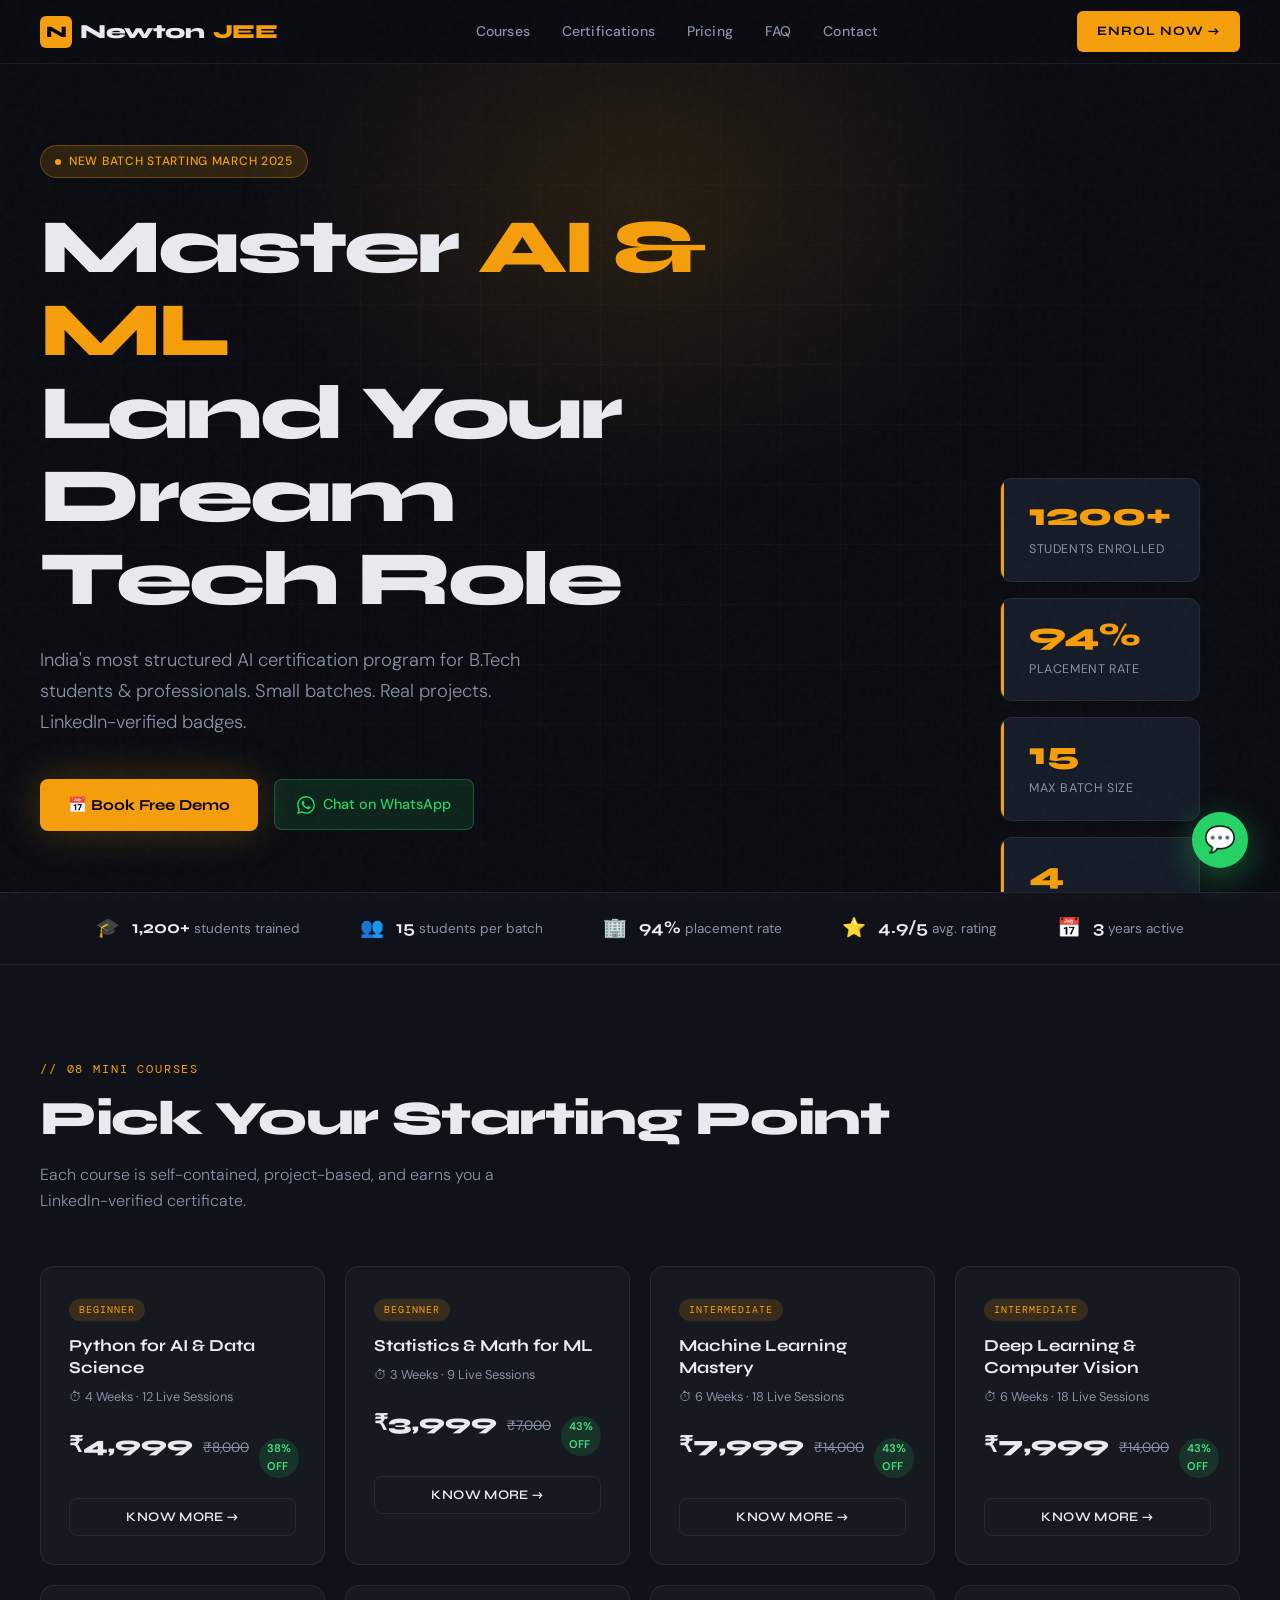
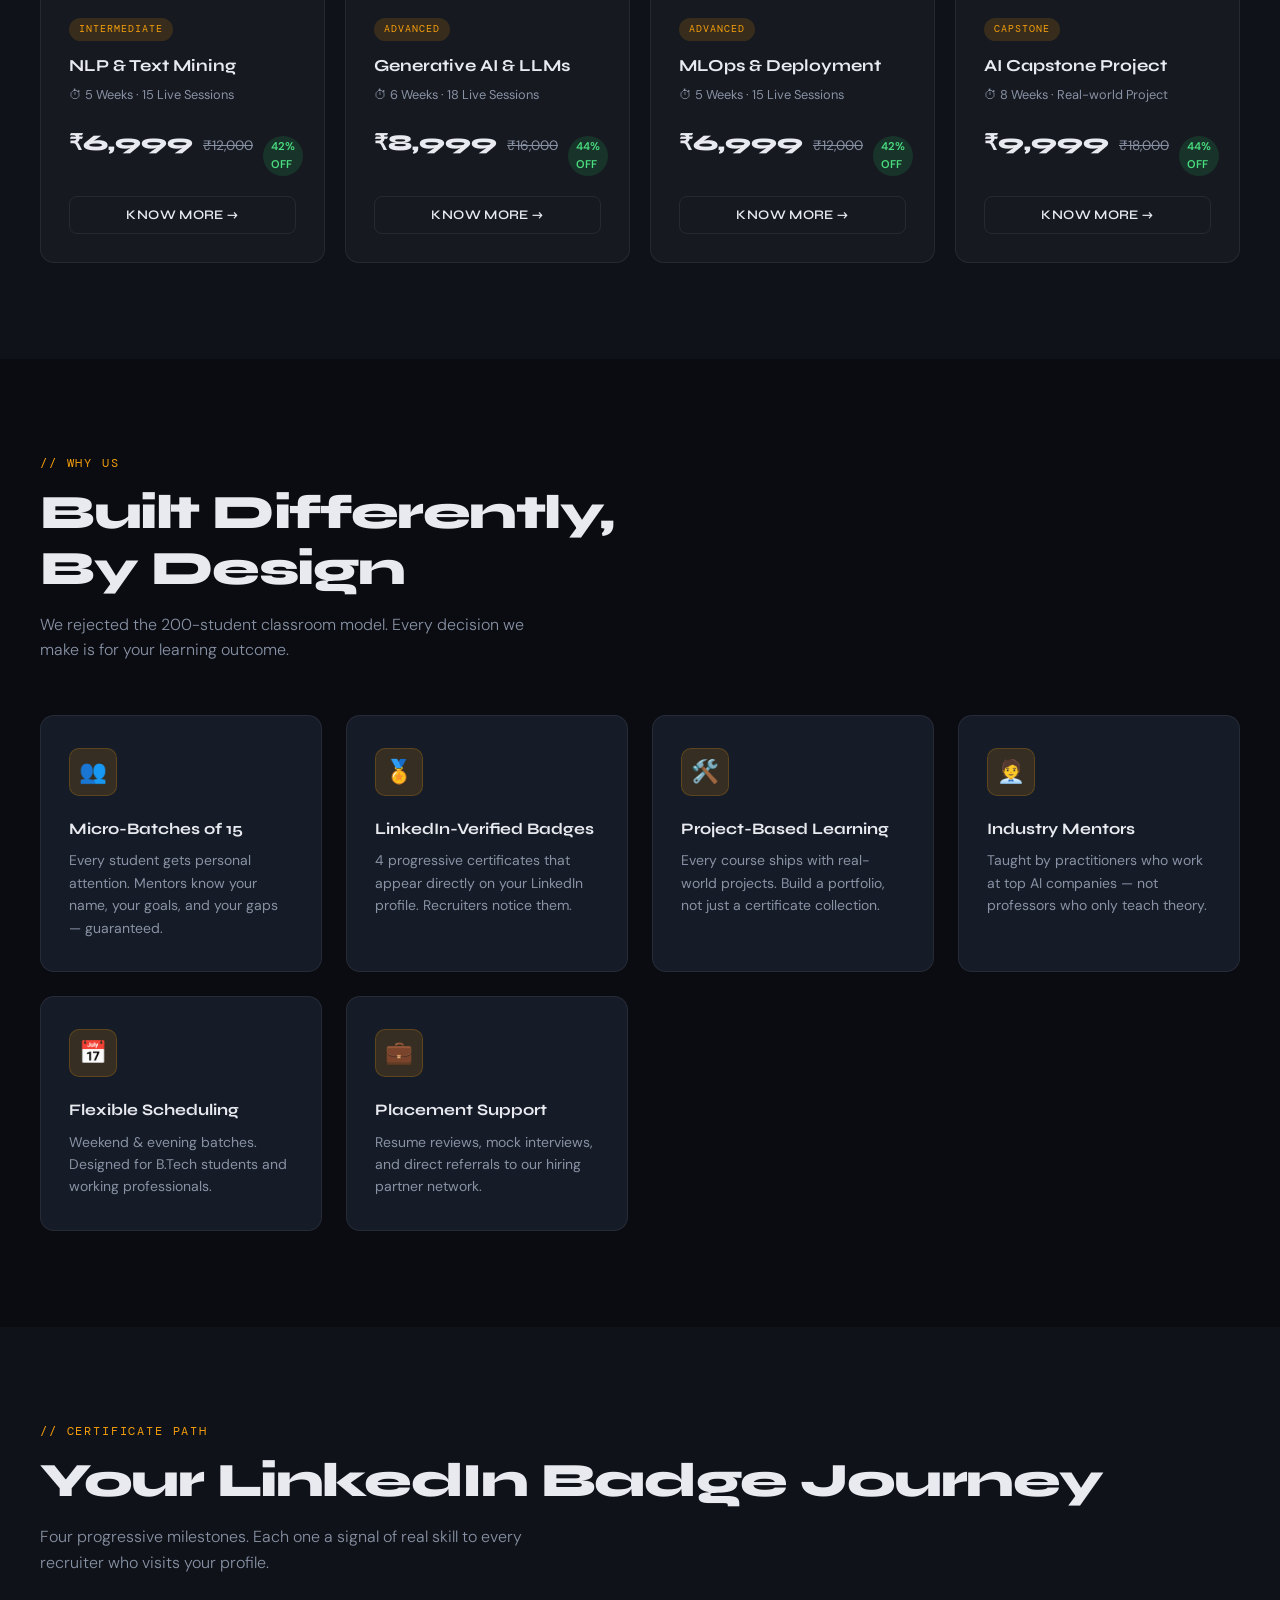
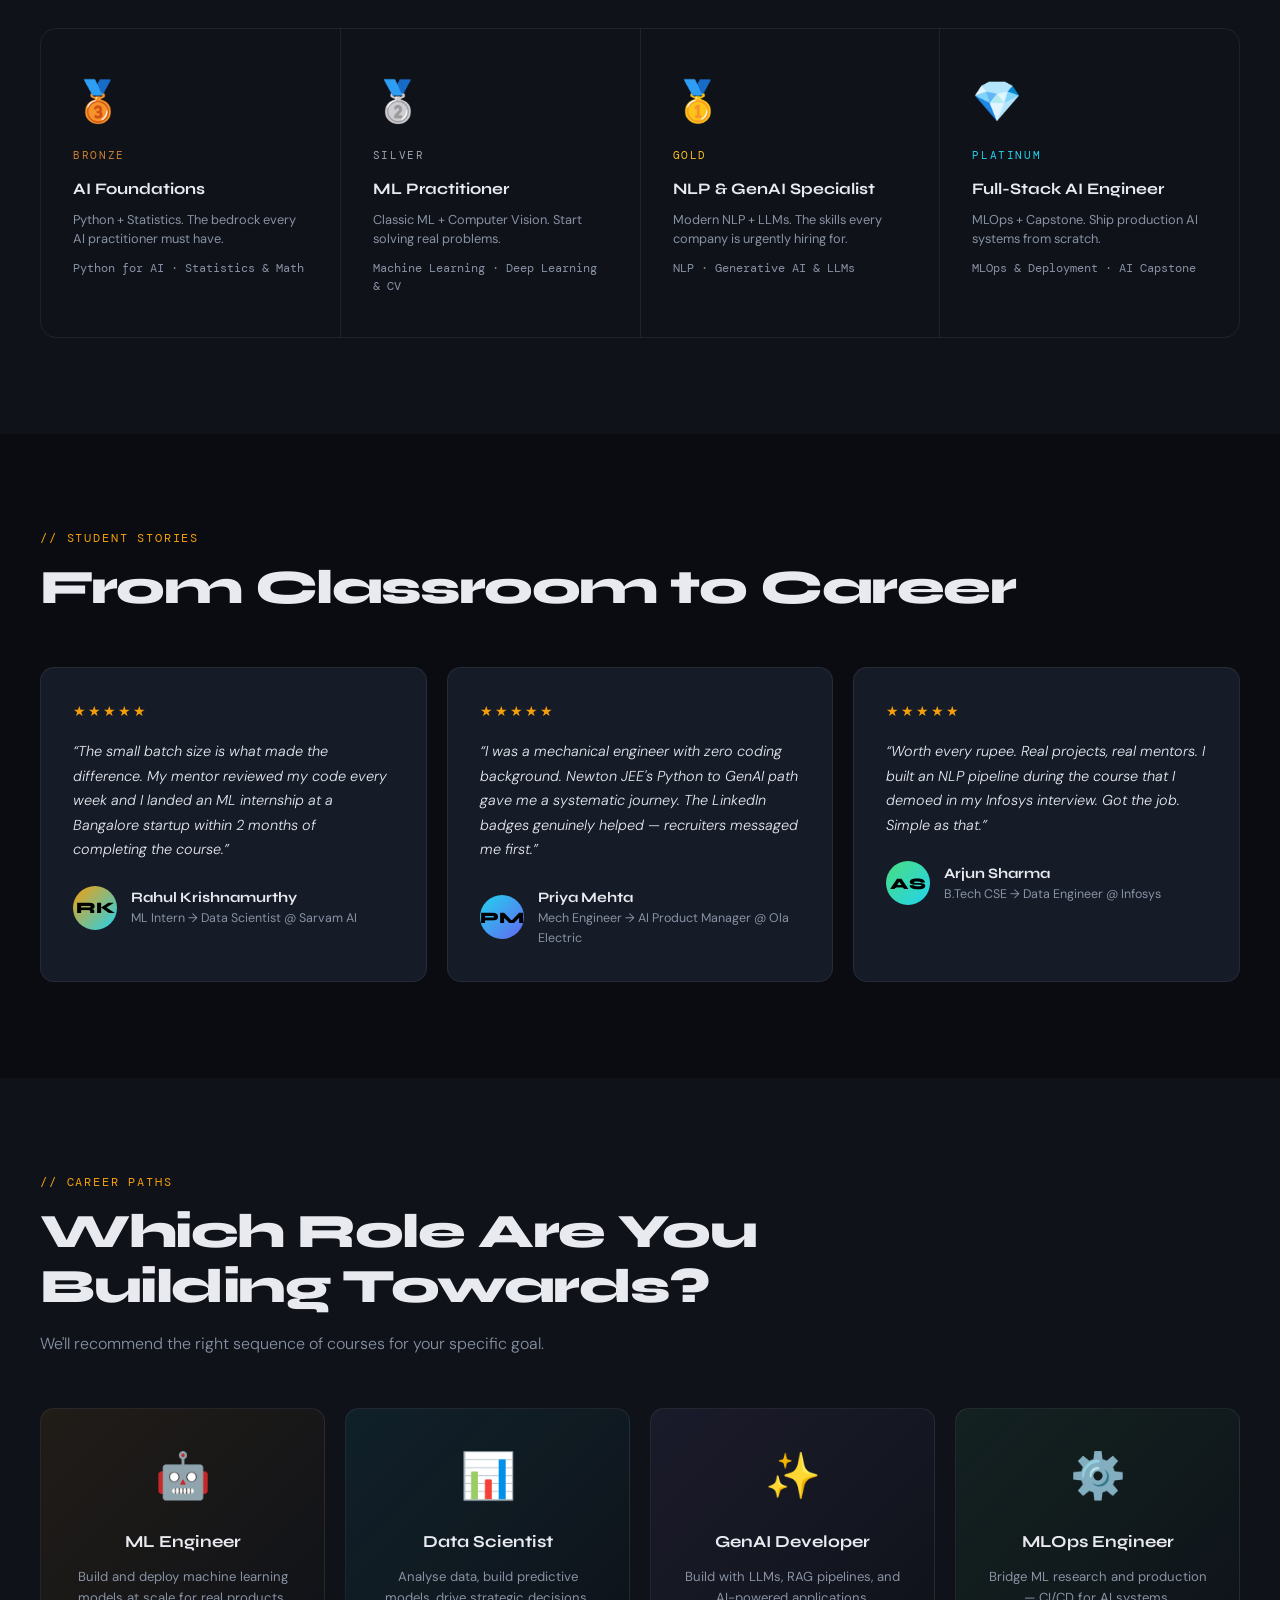
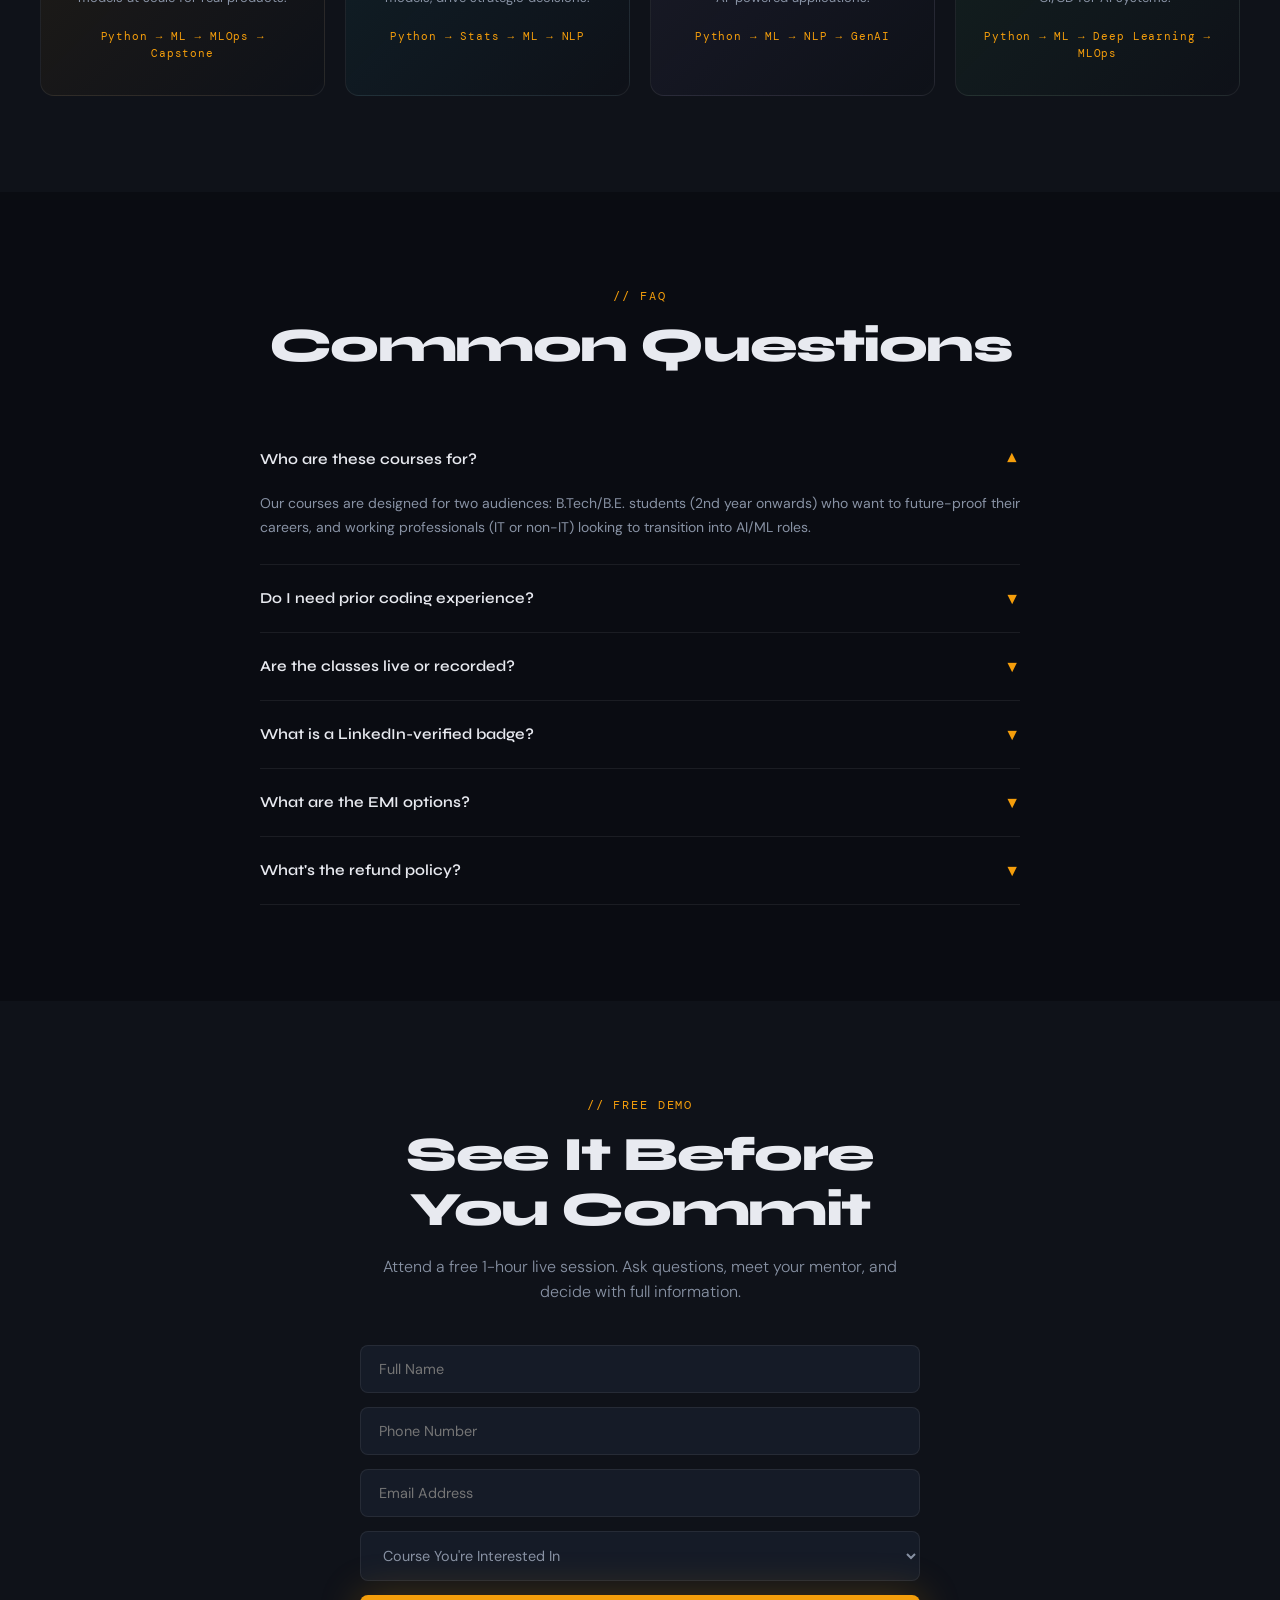
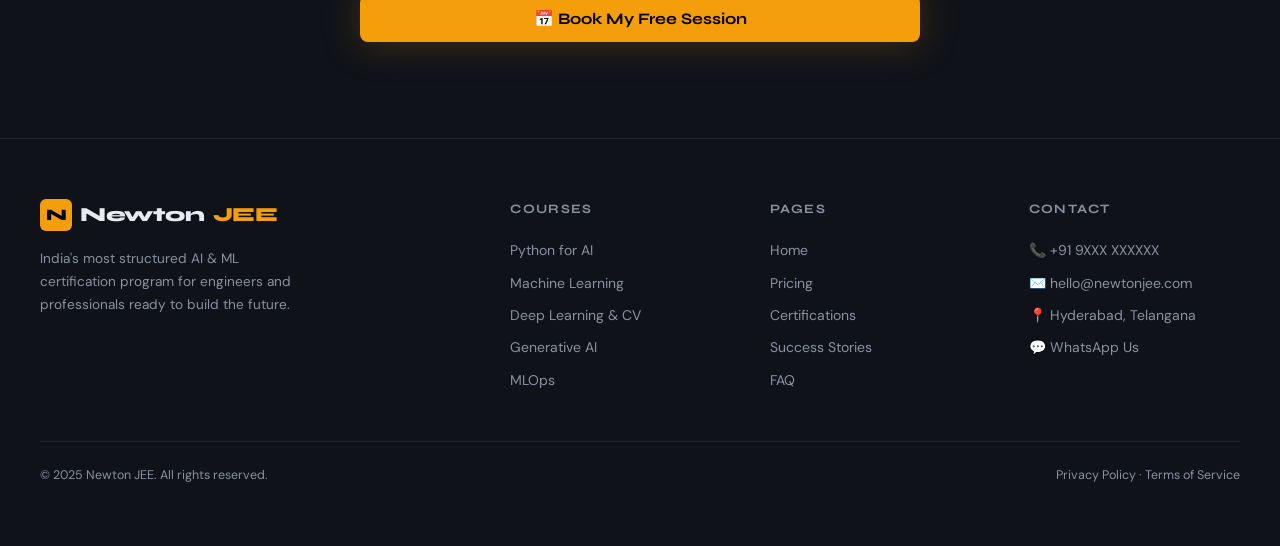
<file: index.html>
<!DOCTYPE html>
<html lang="en">

<head>
  <meta charset="UTF-8">
  <meta name="viewport" content="width=device-width, initial-scale=1.0">
  <title>Newton JEE — AI & ML Courses for Engineers</title>
  <link rel="preconnect" href="https://fonts.googleapis.com">
  <link
    href="https://fonts.googleapis.com/css2?family=Syne:wght@400;600;700;800&family=DM+Sans:ital,wght@0,300;0,400;0,500;1,300&family=DM+Mono:wght@400;500&display=swap"
    rel="stylesheet">
  <link rel="stylesheet" href="shared.css">
  <style>
    :root {
      --bg: #0a0c12;
      --bg2: #0f1219;
      --bg3: #151b27;
      --navy: #111827;
      --amber: #f59e0b;
      --amber2: #fbbf24;
      --amber-glow: rgba(245, 158, 11, 0.15);
      --cyan: #22d3ee;
      --text: #e8eaf0;
      --text-muted: #8892a4;
      --border: rgba(255, 255, 255, 0.07);
      --card-bg: rgba(255, 255, 255, 0.03);
    }

    *,
    *::before,
    *::after {
      box-sizing: border-box;
      margin: 0;
      padding: 0;
    }

    html {
      scroll-behavior: smooth;
    }

    body {
      font-family: 'DM Sans', sans-serif;
      background: var(--bg);
      color: var(--text);
      overflow-x: hidden;
      line-height: 1.6;
    }

    /* ── NOISE OVERLAY ─────────────────────────── */
    body::before {
      content: '';
      position: fixed;
      inset: 0;
      background-image: url("data:image/svg+xml,%3Csvg viewBox='0 0 200 200' xmlns='http://www.w3.org/2000/svg'%3E%3Cfilter id='n'%3E%3CfeTurbulence type='fractalNoise' baseFrequency='0.85' numOctaves='4' stitchTiles='stitch'/%3E%3C/filter%3E%3Crect width='100%25' height='100%25' filter='url(%23n)' opacity='1'/%3E%3C/svg%3E");
      opacity: 0.025;
      pointer-events: none;
      z-index: 9999;
    }

    /* ── HEADER ─────────────────────────────────── */
    header {
      position: sticky;
      top: 0;
      z-index: 100;
      background: rgba(10, 12, 18, 0.9);
      backdrop-filter: blur(16px);
      border-bottom: 1px solid var(--border);
      padding: 0 40px;
      height: 64px;
      display: flex;
      align-items: center;
      justify-content: space-between;
    }

    .logo {
      font-family: 'Syne', sans-serif;
      font-weight: 800;
      font-size: 1.25rem;
      letter-spacing: -0.02em;
      display: flex;
      align-items: center;
      gap: 8px;
    }

    .logo span {
      color: var(--amber);
    }

    .logo-icon {
      width: 32px;
      height: 32px;
      background: var(--amber);
      border-radius: 6px;
      display: flex;
      align-items: center;
      justify-content: center;
      font-size: 1rem;
      color: #000;
    }

    nav {
      display: flex;
      align-items: center;
      gap: 32px;
    }

    nav a {
      font-size: 0.875rem;
      font-weight: 500;
      color: var(--text-muted);
      text-decoration: none;
      transition: color 0.2s;
      letter-spacing: 0.01em;
    }

    nav a:hover {
      color: var(--text);
    }

    .btn-enrol {
      background: var(--amber);
      color: #000;
      font-family: 'Syne', sans-serif;
      font-weight: 700;
      font-size: 0.8rem;
      letter-spacing: 0.08em;
      text-transform: uppercase;
      padding: 10px 20px;
      border-radius: 6px;
      text-decoration: none;
      transition: background 0.2s, transform 0.15s;
    }

    .btn-enrol:hover {
      background: var(--amber2);
      transform: translateY(-1px);
    }

    /* ── HERO ────────────────────────────────────── */
    .hero {
      position: relative;
      min-height: 92vh;
      display: flex;
      align-items: center;
      padding: 80px 40px 60px;
      overflow: hidden;
    }

    .hero-grid-bg {
      position: absolute;
      inset: 0;
      background-image:
        linear-gradient(rgba(245, 158, 11, 0.04) 1px, transparent 1px),
        linear-gradient(90deg, rgba(245, 158, 11, 0.04) 1px, transparent 1px);
      background-size: 60px 60px;
      mask-image: radial-gradient(ellipse 80% 80% at 50% 50%, black 20%, transparent 100%);
    }

    .hero-glow {
      position: absolute;
      top: -20%;
      left: 50%;
      transform: translateX(-50%);
      width: 800px;
      height: 600px;
      background: radial-gradient(ellipse, rgba(245, 158, 11, 0.12) 0%, transparent 70%);
      pointer-events: none;
    }

    .hero-content {
      position: relative;
      max-width: 720px;
      animation: fadeUp 0.8s ease both;
    }

    @keyframes fadeUp {
      from {
        opacity: 0;
        transform: translateY(30px);
      }

      to {
        opacity: 1;
        transform: translateY(0);
      }
    }

    .hero-badge {
      display: inline-flex;
      align-items: center;
      gap: 8px;
      background: var(--amber-glow);
      border: 1px solid rgba(245, 158, 11, 0.3);
      border-radius: 100px;
      padding: 6px 14px;
      font-size: 0.75rem;
      font-weight: 500;
      color: var(--amber);
      letter-spacing: 0.06em;
      text-transform: uppercase;
      margin-bottom: 28px;
    }

    .hero-badge .dot {
      width: 6px;
      height: 6px;
      border-radius: 50%;
      background: var(--amber);
      animation: pulse 2s infinite;
    }

    @keyframes pulse {

      0%,
      100% {
        opacity: 1
      }

      50% {
        opacity: 0.4
      }
    }

    .hero h1 {
      font-family: 'Syne', sans-serif;
      font-size: clamp(2.8rem, 6vw, 5.2rem);
      font-weight: 800;
      line-height: 1.08;
      letter-spacing: -0.04em;
      margin-bottom: 24px;
    }

    .hero h1 em {
      font-style: normal;
      color: var(--amber);
      position: relative;
    }

    .hero h1 em::after {
      content: '';
      position: absolute;
      bottom: 4px;
      left: 0;
      right: 0;
      height: 3px;
      background: var(--amber);
      border-radius: 2px;
      opacity: 0.4;
    }

    .hero p {
      font-size: 1.15rem;
      color: var(--text-muted);
      max-width: 520px;
      margin-bottom: 40px;
      font-weight: 300;
      line-height: 1.7;
    }

    .hero-ctas {
      display: flex;
      align-items: center;
      gap: 16px;
      flex-wrap: wrap;
    }

    .btn-demo {
      background: var(--amber);
      color: #000;
      font-family: 'Syne', sans-serif;
      font-weight: 700;
      font-size: 0.95rem;
      padding: 14px 28px;
      border-radius: 8px;
      text-decoration: none;
      display: inline-flex;
      align-items: center;
      gap: 8px;
      transition: all 0.2s;
      box-shadow: 0 0 40px rgba(245, 158, 11, 0.25);
    }

    .btn-demo:hover {
      background: var(--amber2);
      transform: translateY(-2px);
      box-shadow: 0 0 60px rgba(245, 158, 11, 0.4);
    }

    .btn-wa {
      display: inline-flex;
      align-items: center;
      gap: 8px;
      background: rgba(37, 211, 102, 0.12);
      border: 1px solid rgba(37, 211, 102, 0.3);
      color: #25d366;
      font-size: 0.9rem;
      font-weight: 500;
      padding: 13px 22px;
      border-radius: 8px;
      text-decoration: none;
      transition: all 0.2s;
    }

    .btn-wa:hover {
      background: rgba(37, 211, 102, 0.2);
    }

    /* hero float card */
    .hero-float {
      position: absolute;
      right: 80px;
      top: 50%;
      transform: translateY(-50%);
      display: flex;
      flex-direction: column;
      gap: 16px;
      animation: fadeUp 0.8s 0.3s ease both;
    }

    .float-stat {
      background: var(--bg3);
      border: 1px solid var(--border);
      border-radius: 12px;
      padding: 20px 28px;
      min-width: 200px;
      position: relative;
      overflow: hidden;
    }

    .float-stat::before {
      content: '';
      position: absolute;
      top: 0;
      left: 0;
      width: 3px;
      height: 100%;
      background: var(--amber);
      border-radius: 3px 0 0 3px;
    }

    .float-stat .num {
      font-family: 'Syne', sans-serif;
      font-size: 2rem;
      font-weight: 800;
      color: var(--amber);
      display: block;
      line-height: 1;
      margin-bottom: 4px;
    }

    .float-stat .label {
      font-size: 0.78rem;
      color: var(--text-muted);
      letter-spacing: 0.05em;
      text-transform: uppercase;
    }

    /* ── SOCIAL PROOF STRIP ─────────────────────── */
    .proof-strip {
      border-top: 1px solid var(--border);
      border-bottom: 1px solid var(--border);
      background: var(--bg2);
      padding: 20px 40px;
      display: flex;
      align-items: center;
      justify-content: center;
      gap: 60px;
      flex-wrap: wrap;
    }

    .proof-item {
      display: flex;
      align-items: center;
      gap: 12px;
      font-size: 0.85rem;
    }

    .proof-item .icon {
      font-size: 1.2rem;
    }

    .proof-item strong {
      font-family: 'Syne', sans-serif;
      font-size: 1.1rem;
      font-weight: 700;
      color: var(--text);
    }

    .proof-item span {
      color: var(--text-muted);
    }

    /* ── SECTION BASICS ─────────────────────────── */
    section {
      padding: 96px 40px;
    }

    .section-label {
      font-family: 'DM Mono', monospace;
      font-size: 0.72rem;
      letter-spacing: 0.16em;
      text-transform: uppercase;
      color: var(--amber);
      margin-bottom: 12px;
    }

    .section-title {
      font-family: 'Syne', sans-serif;
      font-size: clamp(1.8rem, 4vw, 3rem);
      font-weight: 800;
      letter-spacing: -0.03em;
      line-height: 1.15;
      margin-bottom: 16px;
    }

    .section-sub {
      color: var(--text-muted);
      font-size: 1rem;
      max-width: 520px;
      font-weight: 300;
    }

    .container {
      max-width: 1200px;
      margin: 0 auto;
    }

    /* ── COURSES GRID ───────────────────────────── */
    .courses-section {
      background: var(--bg2);
    }

    .courses-header {
      margin-bottom: 52px;
    }

    .courses-grid {
      display: grid;
      grid-template-columns: repeat(auto-fill, minmax(280px, 1fr));
      gap: 20px;
    }

    .course-card {
      background: var(--card-bg);
      border: 1px solid var(--border);
      border-radius: 14px;
      padding: 28px;
      position: relative;
      overflow: hidden;
      transition: border-color 0.25s, transform 0.25s;
      cursor: pointer;
    }

    .course-card:hover {
      border-color: rgba(245, 158, 11, 0.3);
      transform: translateY(-4px);
    }

    .course-card:hover .card-glow {
      opacity: 1;
    }

    .card-glow {
      position: absolute;
      top: -50%;
      left: -50%;
      width: 200%;
      height: 200%;
      background: radial-gradient(ellipse, rgba(245, 158, 11, 0.06), transparent 60%);
      opacity: 0;
      transition: opacity 0.3s;
      pointer-events: none;
    }

    .course-tag {
      display: inline-block;
      font-family: 'DM Mono', monospace;
      font-size: 0.65rem;
      letter-spacing: 0.1em;
      text-transform: uppercase;
      background: var(--amber-glow);
      color: var(--amber);
      padding: 3px 10px;
      border-radius: 100px;
      margin-bottom: 14px;
    }

    .course-card h3 {
      font-family: 'Syne', sans-serif;
      font-size: 1.05rem;
      font-weight: 700;
      margin-bottom: 8px;
      line-height: 1.3;
    }

    .course-duration {
      font-size: 0.8rem;
      color: var(--text-muted);
      margin-bottom: 20px;
    }

    .course-pricing {
      display: flex;
      align-items: baseline;
      gap: 10px;
      margin-bottom: 20px;
    }

    .price-main {
      font-family: 'Syne', sans-serif;
      font-size: 1.4rem;
      font-weight: 800;
      color: var(--text);
    }

    .price-original {
      font-size: 0.85rem;
      color: var(--text-muted);
      text-decoration: line-through;
    }

    .price-badge {
      font-size: 0.7rem;
      background: rgba(34, 197, 94, 0.15);
      color: #4ade80;
      padding: 2px 8px;
      border-radius: 100px;
      font-weight: 600;
    }

    .btn-know {
      width: 100%;
      background: transparent;
      border: 1px solid var(--border);
      color: var(--text);
      padding: 10px;
      border-radius: 8px;
      font-family: 'Syne', sans-serif;
      font-size: 0.82rem;
      font-weight: 600;
      cursor: pointer;
      transition: all 0.2s;
      letter-spacing: 0.03em;
      text-transform: uppercase;
    }

    .btn-know:hover {
      background: var(--amber);
      border-color: var(--amber);
      color: #000;
    }

    /* ── WHY NEWTON JEE ─────────────────────────── */
    .why-grid {
      display: grid;
      grid-template-columns: repeat(auto-fill, minmax(260px, 1fr));
      gap: 24px;
      margin-top: 52px;
    }

    .why-tile {
      background: var(--bg3);
      border: 1px solid var(--border);
      border-radius: 14px;
      padding: 32px 28px;
      position: relative;
      overflow: hidden;
    }

    .why-tile::after {
      content: '';
      position: absolute;
      bottom: 0;
      left: 0;
      right: 0;
      height: 2px;
      background: linear-gradient(90deg, var(--amber), transparent);
      opacity: 0;
      transition: opacity 0.3s;
    }

    .why-tile:hover::after {
      opacity: 1;
    }

    .why-icon {
      width: 48px;
      height: 48px;
      background: var(--amber-glow);
      border: 1px solid rgba(245, 158, 11, 0.2);
      border-radius: 10px;
      display: flex;
      align-items: center;
      justify-content: center;
      font-size: 1.4rem;
      margin-bottom: 20px;
    }

    .why-tile h4 {
      font-family: 'Syne', sans-serif;
      font-size: 1rem;
      font-weight: 700;
      margin-bottom: 8px;
    }

    .why-tile p {
      font-size: 0.875rem;
      color: var(--text-muted);
      line-height: 1.6;
    }

    /* ── CERT JOURNEY ───────────────────────────── */
    .cert-section {
      background: var(--bg2);
    }

    .cert-journey {
      display: flex;
      align-items: stretch;
      gap: 0;
      margin-top: 52px;
      border: 1px solid var(--border);
      border-radius: 16px;
      overflow: hidden;
    }

    .cert-step {
      flex: 1;
      padding: 40px 32px;
      border-right: 1px solid var(--border);
      position: relative;
      transition: background 0.25s;
    }

    .cert-step:last-child {
      border-right: none;
    }

    .cert-step:hover {
      background: rgba(255, 255, 255, 0.02);
    }

    .cert-badge-label {
      font-family: 'DM Mono', monospace;
      font-size: 0.68rem;
      letter-spacing: 0.15em;
      text-transform: uppercase;
      margin-bottom: 12px;
    }

    .cert-step.bronze .cert-badge-label {
      color: #cd7f32;
    }

    .cert-step.silver .cert-badge-label {
      color: #9ca3af;
    }

    .cert-step.gold .cert-badge-label {
      color: #fbbf24;
    }

    .cert-step.platinum .cert-badge-label {
      color: #22d3ee;
    }

    .cert-emoji {
      font-size: 2.5rem;
      margin-bottom: 14px;
      display: block;
    }

    .cert-step h4 {
      font-family: 'Syne', sans-serif;
      font-size: 1rem;
      font-weight: 700;
      margin-bottom: 8px;
    }

    .cert-step p {
      font-size: 0.8rem;
      color: var(--text-muted);
      line-height: 1.5;
    }

    .cert-courses {
      margin-top: 12px;
      font-size: 0.72rem;
      color: var(--text-muted);
      font-family: 'DM Mono', monospace;
    }

    /* ── TESTIMONIALS ───────────────────────────── */
    .testi-grid {
      display: grid;
      grid-template-columns: repeat(auto-fill, minmax(320px, 1fr));
      gap: 20px;
      margin-top: 52px;
    }

    .testi-card {
      background: var(--bg3);
      border: 1px solid var(--border);
      border-radius: 14px;
      padding: 32px;
    }

    .stars {
      color: var(--amber);
      font-size: 0.9rem;
      margin-bottom: 16px;
      letter-spacing: 2px;
    }

    .testi-card blockquote {
      font-size: 0.9rem;
      color: var(--text);
      line-height: 1.7;
      font-style: italic;
      font-weight: 300;
      margin-bottom: 24px;
      quotes: "\201C" "\201D";
    }

    .testi-card blockquote::before {
      content: open-quote;
    }

    .testi-card blockquote::after {
      content: close-quote;
    }

    .testi-author {
      display: flex;
      align-items: center;
      gap: 14px;
    }

    .testi-avatar {
      width: 44px;
      height: 44px;
      border-radius: 50%;
      background: linear-gradient(135deg, var(--amber), var(--cyan));
      display: flex;
      align-items: center;
      justify-content: center;
      font-family: 'Syne', sans-serif;
      font-weight: 800;
      font-size: 1rem;
      color: #000;
      flex-shrink: 0;
    }

    .testi-name {
      font-family: 'Syne', sans-serif;
      font-size: 0.9rem;
      font-weight: 700;
    }

    .testi-role {
      font-size: 0.78rem;
      color: var(--text-muted);
    }

    /* ── LEARNING PATHS ─────────────────────────── */
    .paths-section {
      background: var(--bg2);
    }

    .paths-grid {
      display: grid;
      grid-template-columns: repeat(auto-fill, minmax(240px, 1fr));
      gap: 20px;
      margin-top: 52px;
    }

    .path-card {
      border: 1px solid var(--border);
      border-radius: 14px;
      padding: 32px 28px;
      position: relative;
      overflow: hidden;
      transition: all 0.25s;
      text-align: center;
    }

    .path-card:nth-child(1) {
      background: linear-gradient(135deg, rgba(245, 158, 11, 0.08), transparent);
    }

    .path-card:nth-child(2) {
      background: linear-gradient(135deg, rgba(34, 211, 238, 0.08), transparent);
    }

    .path-card:nth-child(3) {
      background: linear-gradient(135deg, rgba(167, 139, 250, 0.08), transparent);
    }

    .path-card:nth-child(4) {
      background: linear-gradient(135deg, rgba(74, 222, 128, 0.08), transparent);
    }

    .path-card:hover {
      transform: translateY(-4px);
      border-color: rgba(255, 255, 255, 0.15);
    }

    .path-icon {
      font-size: 2.8rem;
      margin-bottom: 16px;
      display: block;
    }

    .path-card h3 {
      font-family: 'Syne', sans-serif;
      font-size: 1.05rem;
      font-weight: 700;
      margin-bottom: 10px;
    }

    .path-card p {
      font-size: 0.82rem;
      color: var(--text-muted);
      line-height: 1.6;
      margin-bottom: 20px;
    }

    .path-courses {
      font-family: 'DM Mono', monospace;
      font-size: 0.68rem;
      color: var(--amber);
      letter-spacing: 0.08em;
    }

    /* ── FAQ ──────────────────────────────────────── */
    .faq-list {
      max-width: 760px;
      margin: 52px auto 0;
    }

    .faq-item {
      border-bottom: 1px solid var(--border);
    }

    .faq-q {
      width: 100%;
      background: none;
      border: none;
      color: var(--text);
      font-family: 'Syne', sans-serif;
      font-size: 0.95rem;
      font-weight: 600;
      text-align: left;
      padding: 24px 0;
      cursor: pointer;
      display: flex;
      justify-content: space-between;
      align-items: center;
      gap: 16px;
    }

    .faq-q:hover {
      color: var(--amber);
    }

    .faq-q .chevron {
      font-size: 1rem;
      transition: transform 0.3s;
      color: var(--amber);
      flex-shrink: 0;
    }

    .faq-item.open .chevron {
      transform: rotate(180deg);
    }

    .faq-a {
      font-size: 0.875rem;
      color: var(--text-muted);
      line-height: 1.7;
      max-height: 0;
      overflow: hidden;
      transition: max-height 0.35s ease, padding 0.3s;
    }

    .faq-item.open .faq-a {
      max-height: 300px;
      padding-bottom: 24px;
    }

    /* ── FOOTER ──────────────────────────────────── */
    footer {
      background: var(--bg2);
      border-top: 1px solid var(--border);
      padding: 60px 40px;
    }

    .footer-grid {
      max-width: 1200px;
      margin: 0 auto;
      display: grid;
      grid-template-columns: 2fr 1fr 1fr 1fr;
      gap: 48px;
    }

    .footer-brand .logo {
      margin-bottom: 16px;
      display: inline-flex;
    }

    .footer-brand p {
      font-size: 0.85rem;
      color: var(--text-muted);
      line-height: 1.7;
      max-width: 260px;
    }

    .footer-col h5 {
      font-family: 'Syne', sans-serif;
      font-size: 0.8rem;
      font-weight: 700;
      text-transform: uppercase;
      letter-spacing: 0.1em;
      color: var(--text-muted);
      margin-bottom: 20px;
    }

    .footer-col a {
      display: block;
      font-size: 0.875rem;
      color: var(--text-muted);
      text-decoration: none;
      margin-bottom: 10px;
      transition: color 0.2s;
    }

    .footer-col a:hover {
      color: var(--amber);
    }

    .footer-bottom {
      max-width: 1200px;
      margin: 40px auto 0;
      padding-top: 24px;
      border-top: 1px solid var(--border);
      display: flex;
      justify-content: space-between;
      align-items: center;
      font-size: 0.78rem;
      color: var(--text-muted);
    }

    /* floating wa */
    .wa-float {
      position: fixed;
      bottom: 32px;
      right: 32px;
      width: 56px;
      height: 56px;
      background: #25d366;
      border-radius: 50%;
      display: flex;
      align-items: center;
      justify-content: center;
      font-size: 1.6rem;
      box-shadow: 0 8px 32px rgba(37, 211, 102, 0.4);
      text-decoration: none;
      z-index: 200;
      transition: transform 0.2s, box-shadow 0.2s;
      animation: floatBounce 3s ease-in-out infinite;
    }

    .wa-float:hover {
      transform: scale(1.1);
      box-shadow: 0 12px 40px rgba(37, 211, 102, 0.5);
    }

    @keyframes floatBounce {

      0%,
      100% {
        transform: translateY(0)
      }

      50% {
        transform: translateY(-6px)
      }
    }

    /* scroll reveal */
    .reveal {
      opacity: 0;
      transform: translateY(24px);
      transition: opacity 0.6s ease, transform 0.6s ease;
    }

    .reveal.visible {
      opacity: 1;
      transform: translateY(0);
    }

    @media (max-width: 900px) {
      .hero-float {
        display: none;
      }

      header nav {
        display: none;
      }

      .footer-grid {
        grid-template-columns: 1fr 1fr;
      }

      .cert-journey {
        flex-direction: column;
      }

      .cert-step {
        border-right: none;
        border-bottom: 1px solid var(--border);
      }

      .cert-step:last-child {
        border-bottom: none;
      }
    }

    @media (max-width: 600px) {
      section {
        padding: 64px 20px;
      }

      header {
        padding: 0 20px;
      }

      .hero {
        padding: 60px 20px 40px;
      }

      .footer-grid {
        grid-template-columns: 1fr;
        gap: 32px;
      }

      .proof-strip {
        gap: 24px;
        padding: 20px;
      }
    }
  </style>
</head>

<body>

  <!-- HEADER -->
  <header>
    <a href="newtonjee-homepage.html" class="logo">
      <div class="logo-icon">N</div>
      Newton<span class="accent">JEE</span>
    </a>
    <nav>
      <a href="#courses">Courses</a>
      <a href="#certifications">Certifications</a>
      <a href="newtonjee-pricing.html">Pricing</a>
      <a href="#faq">FAQ</a>
      <a href="#contact">Contact</a>
    </nav>
    <button class="menu-toggle">☰</button>
    <a href="#demo" class="btn-enrol">Enrol Now →</a>
  </header>

  <!-- HERO -->
  <section class="hero">
    <div class="hero-grid-bg"></div>
    <div class="hero-glow"></div>
    <div class="hero-content">
      <div class="hero-badge">
        <span class="dot"></span>
        New batch starting March 2025
      </div>
      <h1>Master <em>AI & ML</em><br>Land Your Dream<br>Tech Role</h1>
      <p>India's most structured AI certification program for B.Tech students & professionals. Small batches. Real
        projects. LinkedIn-verified badges.</p>
      <div class="hero-ctas">
        <a href="#demo" class="btn-demo">📅 Book Free Demo</a>
        <a href="https://wa.me/919XXXXXXXXX" class="btn-wa">
          <svg width="18" height="18" viewBox="0 0 24 24" fill="currentColor">
            <path
              d="M17.472 14.382c-.297-.149-1.758-.867-2.03-.967-.273-.099-.471-.148-.67.15-.197.297-.767.966-.94 1.164-.173.199-.347.223-.644.075-.297-.15-1.255-.463-2.39-1.475-.883-.788-1.48-1.761-1.653-2.059-.173-.297-.018-.458.13-.606.134-.133.298-.347.446-.52.149-.174.198-.298.298-.497.099-.198.05-.371-.025-.52-.075-.149-.669-1.612-.916-2.207-.242-.579-.487-.5-.669-.51-.173-.008-.371-.01-.57-.01-.198 0-.52.074-.792.372-.272.297-1.04 1.016-1.04 2.479 0 1.462 1.065 2.875 1.213 3.074.149.198 2.096 3.2 5.077 4.487.709.306 1.262.489 1.694.625.712.227 1.36.195 1.871.118.571-.085 1.758-.719 2.006-1.413.248-.694.248-1.289.173-1.413-.074-.124-.272-.198-.57-.347m-5.421 7.403h-.004a9.87 9.87 0 01-5.031-1.378l-.361-.214-3.741.982.998-3.648-.235-.374a9.86 9.86 0 01-1.51-5.26c.001-5.45 4.436-9.884 9.888-9.884 2.64 0 5.122 1.03 6.988 2.898a9.825 9.825 0 012.893 6.994c-.003 5.45-4.437 9.884-9.885 9.884m8.413-18.297A11.815 11.815 0 0012.05 0C5.495 0 .16 5.335.157 11.892c0 2.096.547 4.142 1.588 5.945L.057 24l6.305-1.654a11.882 11.882 0 005.683 1.448h.005c6.554 0 11.89-5.335 11.893-11.893a11.821 11.821 0 00-3.48-8.413z" />
          </svg>
          Chat on WhatsApp
        </a>
      </div>
    </div>
    <div class="hero-float">
      <div class="float-stat">
        <span class="num">1200+</span>
        <span class="label">Students Enrolled</span>
      </div>
      <div class="float-stat">
        <span class="num">94%</span>
        <span class="label">Placement Rate</span>
      </div>
      <div class="float-stat">
        <span class="num">15</span>
        <span class="label">Max Batch Size</span>
      </div>
      <div class="float-stat">
        <span class="num">4</span>
        <span class="label">LinkedIn Badges</span>
      </div>
    </div>
  </section>

  <!-- PROOF STRIP -->
  <div class="proof-strip">
    <div class="proof-item"><span class="icon">🎓</span>
      <div><strong>1,200+</strong><span> students trained</span></div>
    </div>
    <div class="proof-item"><span class="icon">👥</span>
      <div><strong>15</strong><span> students per batch</span></div>
    </div>
    <div class="proof-item"><span class="icon">🏢</span>
      <div><strong>94%</strong><span> placement rate</span></div>
    </div>
    <div class="proof-item"><span class="icon">⭐</span>
      <div><strong>4.9/5</strong><span> avg. rating</span></div>
    </div>
    <div class="proof-item"><span class="icon">📅</span>
      <div><strong>3</strong><span> years active</span></div>
    </div>
  </div>

  <!-- COURSES SECTION -->
  <section class="courses-section" id="courses">
    <div class="container">
      <div class="courses-header reveal">
        <div class="section-label">// 08 Mini Courses</div>
        <h2 class="section-title">Pick Your Starting Point</h2>
        <p class="section-sub">Each course is self-contained, project-based, and earns you a LinkedIn-verified
          certificate.</p>
      </div>
      <div class="courses-grid reveal">
        <!-- Course cards -->
        <div class="course-card">
          <div class="card-glow"></div>
          <span class="course-tag">Beginner</span>
          <h3>Python for AI & Data Science</h3>
          <div class="course-duration">⏱ 4 Weeks · 12 Live Sessions</div>
          <div class="course-pricing">
            <span class="price-main">₹4,999</span>
            <span class="price-original">₹8,000</span>
            <span class="price-badge">38% OFF</span>
          </div>
          <button class="btn-know">Know More →</button>
        </div>

        <div class="course-card">
          <div class="card-glow"></div>
          <span class="course-tag">Beginner</span>
          <h3>Statistics & Math for ML</h3>
          <div class="course-duration">⏱ 3 Weeks · 9 Live Sessions</div>
          <div class="course-pricing">
            <span class="price-main">₹3,999</span>
            <span class="price-original">₹7,000</span>
            <span class="price-badge">43% OFF</span>
          </div>
          <button class="btn-know">Know More →</button>
        </div>

        <div class="course-card">
          <div class="card-glow"></div>
          <span class="course-tag">Intermediate</span>
          <h3>Machine Learning Mastery</h3>
          <div class="course-duration">⏱ 6 Weeks · 18 Live Sessions</div>
          <div class="course-pricing">
            <span class="price-main">₹7,999</span>
            <span class="price-original">₹14,000</span>
            <span class="price-badge">43% OFF</span>
          </div>
          <button class="btn-know">Know More →</button>
        </div>

        <div class="course-card">
          <div class="card-glow"></div>
          <span class="course-tag">Intermediate</span>
          <h3>Deep Learning & Computer Vision</h3>
          <div class="course-duration">⏱ 6 Weeks · 18 Live Sessions</div>
          <div class="course-pricing">
            <span class="price-main">₹7,999</span>
            <span class="price-original">₹14,000</span>
            <span class="price-badge">43% OFF</span>
          </div>
          <button class="btn-know">Know More →</button>
        </div>

        <div class="course-card">
          <div class="card-glow"></div>
          <span class="course-tag">Intermediate</span>
          <h3>NLP & Text Mining</h3>
          <div class="course-duration">⏱ 5 Weeks · 15 Live Sessions</div>
          <div class="course-pricing">
            <span class="price-main">₹6,999</span>
            <span class="price-original">₹12,000</span>
            <span class="price-badge">42% OFF</span>
          </div>
          <button class="btn-know">Know More →</button>
        </div>

        <div class="course-card">
          <div class="card-glow"></div>
          <span class="course-tag">Advanced</span>
          <h3>Generative AI & LLMs</h3>
          <div class="course-duration">⏱ 6 Weeks · 18 Live Sessions</div>
          <div class="course-pricing">
            <span class="price-main">₹8,999</span>
            <span class="price-original">₹16,000</span>
            <span class="price-badge">44% OFF</span>
          </div>
          <button class="btn-know">Know More →</button>
        </div>

        <div class="course-card">
          <div class="card-glow"></div>
          <span class="course-tag">Advanced</span>
          <h3>MLOps & Deployment</h3>
          <div class="course-duration">⏱ 5 Weeks · 15 Live Sessions</div>
          <div class="course-pricing">
            <span class="price-main">₹6,999</span>
            <span class="price-original">₹12,000</span>
            <span class="price-badge">42% OFF</span>
          </div>
          <button class="btn-know">Know More →</button>
        </div>

        <div class="course-card">
          <div class="card-glow"></div>
          <span class="course-tag">Capstone</span>
          <h3>AI Capstone Project</h3>
          <div class="course-duration">⏱ 8 Weeks · Real-world Project</div>
          <div class="course-pricing">
            <span class="price-main">₹9,999</span>
            <span class="price-original">₹18,000</span>
            <span class="price-badge">44% OFF</span>
          </div>
          <button class="btn-know">Know More →</button>
        </div>
      </div>
    </div>
  </section>

  <!-- WHY NEWTON JEE -->
  <section id="why">
    <div class="container">
      <div class="reveal">
        <div class="section-label">// Why Us</div>
        <h2 class="section-title">Built Differently,<br>By Design</h2>
        <p class="section-sub">We rejected the 200-student classroom model. Every decision we make is for your learning
          outcome.</p>
      </div>
      <div class="why-grid reveal">
        <div class="why-tile">
          <div class="why-icon">👥</div>
          <h4>Micro-Batches of 15</h4>
          <p>Every student gets personal attention. Mentors know your name, your goals, and your gaps — guaranteed.</p>
        </div>
        <div class="why-tile">
          <div class="why-icon">🏅</div>
          <h4>LinkedIn-Verified Badges</h4>
          <p>4 progressive certificates that appear directly on your LinkedIn profile. Recruiters notice them.</p>
        </div>
        <div class="why-tile">
          <div class="why-icon">🛠️</div>
          <h4>Project-Based Learning</h4>
          <p>Every course ships with real-world projects. Build a portfolio, not just a certificate collection.</p>
        </div>
        <div class="why-tile">
          <div class="why-icon">🧑‍💼</div>
          <h4>Industry Mentors</h4>
          <p>Taught by practitioners who work at top AI companies — not professors who only teach theory.</p>
        </div>
        <div class="why-tile">
          <div class="why-icon">📅</div>
          <h4>Flexible Scheduling</h4>
          <p>Weekend & evening batches. Designed for B.Tech students and working professionals.</p>
        </div>
        <div class="why-tile">
          <div class="why-icon">💼</div>
          <h4>Placement Support</h4>
          <p>Resume reviews, mock interviews, and direct referrals to our hiring partner network.</p>
        </div>
      </div>
    </div>
  </section>

  <!-- CERT JOURNEY -->
  <section class="cert-section" id="certifications">
    <div class="container">
      <div class="reveal">
        <div class="section-label">// Certificate Path</div>
        <h2 class="section-title">Your LinkedIn Badge Journey</h2>
        <p class="section-sub">Four progressive milestones. Each one a signal of real skill to every recruiter who
          visits your profile.</p>
      </div>
      <div class="cert-journey reveal">
        <div class="cert-step bronze">
          <span class="cert-emoji">🥉</span>
          <div class="cert-badge-label">Bronze</div>
          <h4>AI Foundations</h4>
          <p>Python + Statistics. The bedrock every AI practitioner must have.</p>
          <div class="cert-courses">Python for AI · Statistics & Math</div>
        </div>
        <div class="cert-step silver">
          <span class="cert-emoji">🥈</span>
          <div class="cert-badge-label">Silver</div>
          <h4>ML Practitioner</h4>
          <p>Classic ML + Computer Vision. Start solving real problems.</p>
          <div class="cert-courses">Machine Learning · Deep Learning & CV</div>
        </div>
        <div class="cert-step gold">
          <span class="cert-emoji">🥇</span>
          <div class="cert-badge-label">Gold</div>
          <h4>NLP & GenAI Specialist</h4>
          <p>Modern NLP + LLMs. The skills every company is urgently hiring for.</p>
          <div class="cert-courses">NLP · Generative AI & LLMs</div>
        </div>
        <div class="cert-step platinum">
          <span class="cert-emoji">💎</span>
          <div class="cert-badge-label">Platinum</div>
          <h4>Full-Stack AI Engineer</h4>
          <p>MLOps + Capstone. Ship production AI systems from scratch.</p>
          <div class="cert-courses">MLOps & Deployment · AI Capstone</div>
        </div>
      </div>
    </div>
  </section>

  <!-- TESTIMONIALS -->
  <section id="testimonials">
    <div class="container">
      <div class="reveal">
        <div class="section-label">// Student Stories</div>
        <h2 class="section-title">From Classroom to Career</h2>
      </div>
      <div class="testi-grid reveal">
        <div class="testi-card">
          <div class="stars">★★★★★</div>
          <blockquote>The small batch size is what made the difference. My mentor reviewed my code every week and I
            landed an ML internship at a Bangalore startup within 2 months of completing the course.</blockquote>
          <div class="testi-author">
            <div class="testi-avatar">RK</div>
            <div>
              <div class="testi-name">Rahul Krishnamurthy</div>
              <div class="testi-role">ML Intern → Data Scientist @ Sarvam AI</div>
            </div>
          </div>
        </div>
        <div class="testi-card">
          <div class="stars">★★★★★</div>
          <blockquote>I was a mechanical engineer with zero coding background. Newton JEE's Python to GenAI path gave me
            a systematic journey. The LinkedIn badges genuinely helped — recruiters messaged me first.</blockquote>
          <div class="testi-author">
            <div class="testi-avatar" style="background: linear-gradient(135deg, #22d3ee, #6366f1)">PM</div>
            <div>
              <div class="testi-name">Priya Mehta</div>
              <div class="testi-role">Mech Engineer → AI Product Manager @ Ola Electric</div>
            </div>
          </div>
        </div>
        <div class="testi-card">
          <div class="stars">★★★★★</div>
          <blockquote>Worth every rupee. Real projects, real mentors. I built an NLP pipeline during the course that I
            demoed in my Infosys interview. Got the job. Simple as that.</blockquote>
          <div class="testi-author">
            <div class="testi-avatar" style="background: linear-gradient(135deg, #4ade80, #22d3ee)">AS</div>
            <div>
              <div class="testi-name">Arjun Sharma</div>
              <div class="testi-role">B.Tech CSE → Data Engineer @ Infosys</div>
            </div>
          </div>
        </div>
      </div>
    </div>
  </section>

  <!-- LEARNING PATHS -->
  <section class="paths-section" id="paths">
    <div class="container">
      <div class="reveal">
        <div class="section-label">// Career Paths</div>
        <h2 class="section-title">Which Role Are You<br>Building Towards?</h2>
        <p class="section-sub">We'll recommend the right sequence of courses for your specific goal.</p>
      </div>
      <div class="paths-grid reveal">
        <div class="path-card">
          <span class="path-icon">🤖</span>
          <h3>ML Engineer</h3>
          <p>Build and deploy machine learning models at scale for real products.</p>
          <div class="path-courses">Python → ML → MLOps → Capstone</div>
        </div>
        <div class="path-card">
          <span class="path-icon">📊</span>
          <h3>Data Scientist</h3>
          <p>Analyse data, build predictive models, drive strategic decisions.</p>
          <div class="path-courses">Python → Stats → ML → NLP</div>
        </div>
        <div class="path-card">
          <span class="path-icon">✨</span>
          <h3>GenAI Developer</h3>
          <p>Build with LLMs, RAG pipelines, and AI-powered applications.</p>
          <div class="path-courses">Python → ML → NLP → GenAI</div>
        </div>
        <div class="path-card">
          <span class="path-icon">⚙️</span>
          <h3>MLOps Engineer</h3>
          <p>Bridge ML research and production — CI/CD for AI systems.</p>
          <div class="path-courses">Python → ML → Deep Learning → MLOps</div>
        </div>
      </div>
    </div>
  </section>

  <!-- FAQ -->
  <section id="faq">
    <div class="container">
      <div class="reveal" style="text-align:center; margin-bottom: 0;">
        <div class="section-label">// FAQ</div>
        <h2 class="section-title">Common Questions</h2>
      </div>
      <div class="faq-list reveal">
        <div class="faq-item open">
          <button class="faq-q">Who are these courses for? <span class="chevron">▼</span></button>
          <div class="faq-a">Our courses are designed for two audiences: B.Tech/B.E. students (2nd year onwards) who
            want to future-proof their careers, and working professionals (IT or non-IT) looking to transition into
            AI/ML roles.</div>
        </div>
        <div class="faq-item">
          <button class="faq-q">Do I need prior coding experience? <span class="chevron">▼</span></button>
          <div class="faq-a">No prior experience needed for the Python for AI course — that's your starting point. Other
            courses do build on programming fundamentals, so we recommend starting from the beginning if you're new to
            coding.</div>
        </div>
        <div class="faq-item">
          <button class="faq-q">Are the classes live or recorded? <span class="chevron">▼</span></button>
          <div class="faq-a">All sessions are 100% live. Recordings are provided for review, but the value of Newton JEE
            is the live, interactive instruction and direct mentor access you get in small batches.</div>
        </div>
        <div class="faq-item">
          <button class="faq-q">What is a LinkedIn-verified badge? <span class="chevron">▼</span></button>
          <div class="faq-a">It's a digital certificate that appears directly on your LinkedIn profile under "Licenses &
            Certifications". It contains a verifiable credential that recruiters and hiring managers can click to
            confirm authenticity.</div>
        </div>
        <div class="faq-item">
          <button class="faq-q">What are the EMI options? <span class="chevron">▼</span></button>
          <div class="faq-a">We support 3, 6, and 12-month no-cost EMI through Razorpay for most major Indian bank
            credit and debit cards. UPI and net banking are also accepted. Visit the Pricing page for a full EMI
            breakdown.</div>
        </div>
        <div class="faq-item">
          <button class="faq-q">What's the refund policy? <span class="chevron">▼</span></button>
          <div class="faq-a">We offer a 100% refund if you're unsatisfied after attending the first 2 live sessions.
            After that, a prorated refund applies based on sessions consumed. Please refer to our Terms page for full
            details.</div>
        </div>
      </div>
    </div>
  </section>

  <!-- FREE DEMO CTA -->
  <section id="demo" style="background: var(--bg2); text-align: center;">
    <div class="container">
      <div class="reveal" style="max-width: 560px; margin: 0 auto;">
        <div class="section-label" style="text-align:center">// Free Demo</div>
        <h2 class="section-title">See It Before You Commit</h2>
        <p class="section-sub" style="margin: 0 auto 40px; text-align:center">Attend a free 1-hour live session. Ask
          questions, meet your mentor, and decide with full information.</p>
        <form style="display:flex; flex-direction:column; gap:14px; text-align:left;" onsubmit="return false;">
          <input type="text" placeholder="Full Name"
            style="background:var(--bg3); border:1px solid var(--border); color:var(--text); padding:14px 18px; border-radius:8px; font-family:'DM Sans',sans-serif; font-size:0.9rem; outline:none;">
          <input type="tel" placeholder="Phone Number"
            style="background:var(--bg3); border:1px solid var(--border); color:var(--text); padding:14px 18px; border-radius:8px; font-family:'DM Sans',sans-serif; font-size:0.9rem; outline:none;">
          <input type="email" placeholder="Email Address"
            style="background:var(--bg3); border:1px solid var(--border); color:var(--text); padding:14px 18px; border-radius:8px; font-family:'DM Sans',sans-serif; font-size:0.9rem; outline:none;">
          <select
            style="background:var(--bg3); border:1px solid var(--border); color:var(--text-muted); padding:14px 18px; border-radius:8px; font-family:'DM Sans',sans-serif; font-size:0.9rem; outline:none; cursor:pointer;">
            <option value="">Course You're Interested In</option>
            <option>Python for AI & Data Science</option>
            <option>Machine Learning Mastery</option>
            <option>Deep Learning & Computer Vision</option>
            <option>NLP & Text Mining</option>
            <option>Generative AI & LLMs</option>
            <option>MLOps & Deployment</option>
            <option>AI Capstone Project</option>
          </select>
          <button type="submit" class="btn-demo"
            style="width:100%; justify-content:center; border:none; cursor:pointer; font-size:1rem;">
            📅 Book My Free Session
          </button>
        </form>
      </div>
    </div>
  </section>

  <!-- FOOTER -->
  <footer id="contact">
    <div class="footer-grid">
      <div class="footer-brand">
        <div class="logo">
          <div class="logo-icon">N</div>
          Newton<span>JEE</span>
        </div>
        <p>India's most structured AI & ML certification program for engineers and professionals ready to build the
          future.</p>
      </div>
      <div class="footer-col">
        <h5>Courses</h5>
        <a href="course-python-for-ai.html">Python for AI</a>
        <a href="course-machine-learning.html">Machine Learning</a>
        <a href="course-deep-learning-cv.html">Deep Learning & CV</a>
        <a href="course-generative-ai-llms.html">Generative AI</a>
        <a href="course-mlops-ai-engineering.html">MLOps</a>
      </div>
      <div class="footer-col">
        <h5>Pages</h5>
        <a href="newtonjee-homepage.html">Home</a>
        <a href="newtonjee-pricing.html">Pricing</a>
        <a href="#certifications">Certifications</a>
        <a href="#testimonials">Success Stories</a>
        <a href="#faq">FAQ</a>
      </div>
      <div class="footer-col">
        <h5>Contact</h5>
        <a href="tel:+919XXXXXXXXX">📞 +91 9XXX XXXXXX</a>
        <a href="mailto:hello@newtonjee.com">✉️ hello@newtonjee.com</a>
        <a href="#">📍 Hyderabad, Telangana</a>
        <a href="https://wa.me/919XXXXXXXXX">💬 WhatsApp Us</a>
      </div>
    </div>
    <div class="footer-bottom">
      <span>© 2025 Newton JEE. All rights reserved.</span>
      <span>Privacy Policy · Terms of Service</span>
    </div>
  </footer>

  <!-- Floating WhatsApp -->
  <a href="https://wa.me/919XXXXXXXXX" class="wa-float" title="Chat on WhatsApp" aria-label="Chat on WhatsApp">💬</a>

  <script src="shared.js"></script>
</body>

</html>
</file>
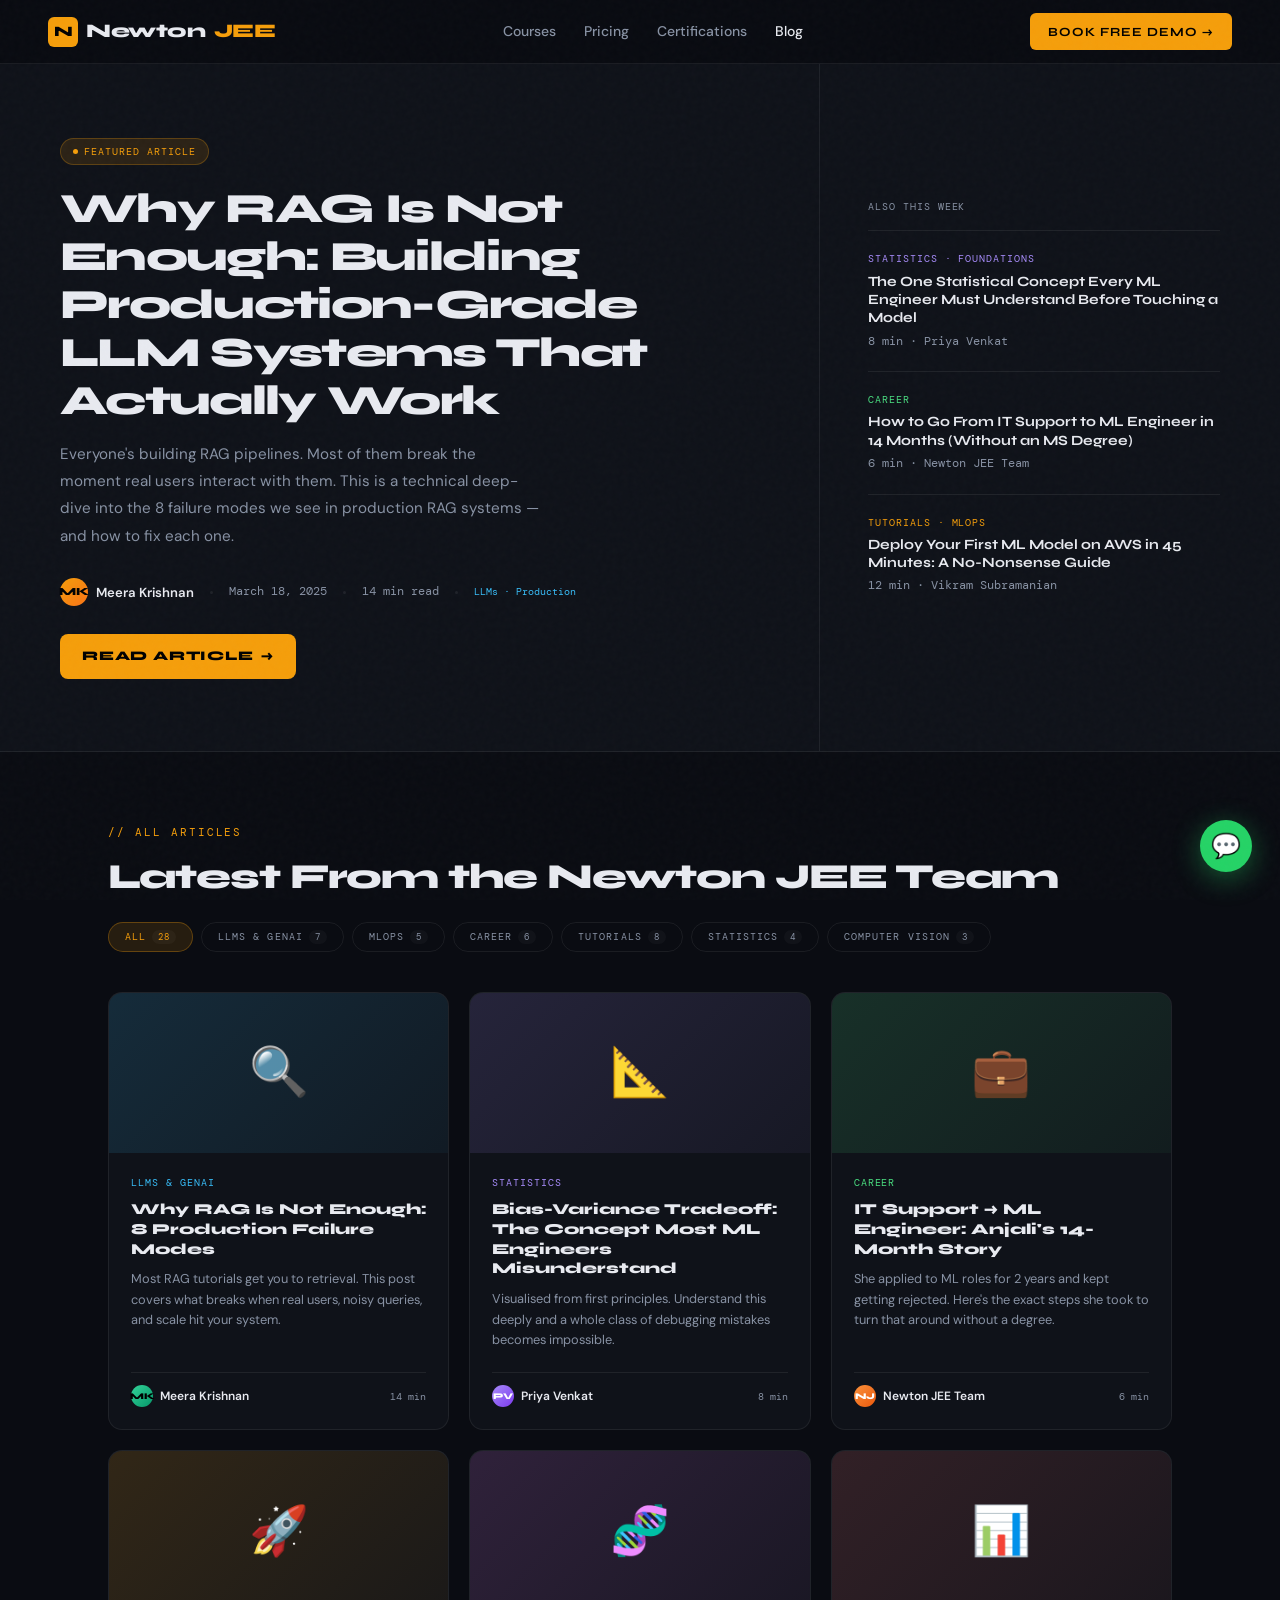
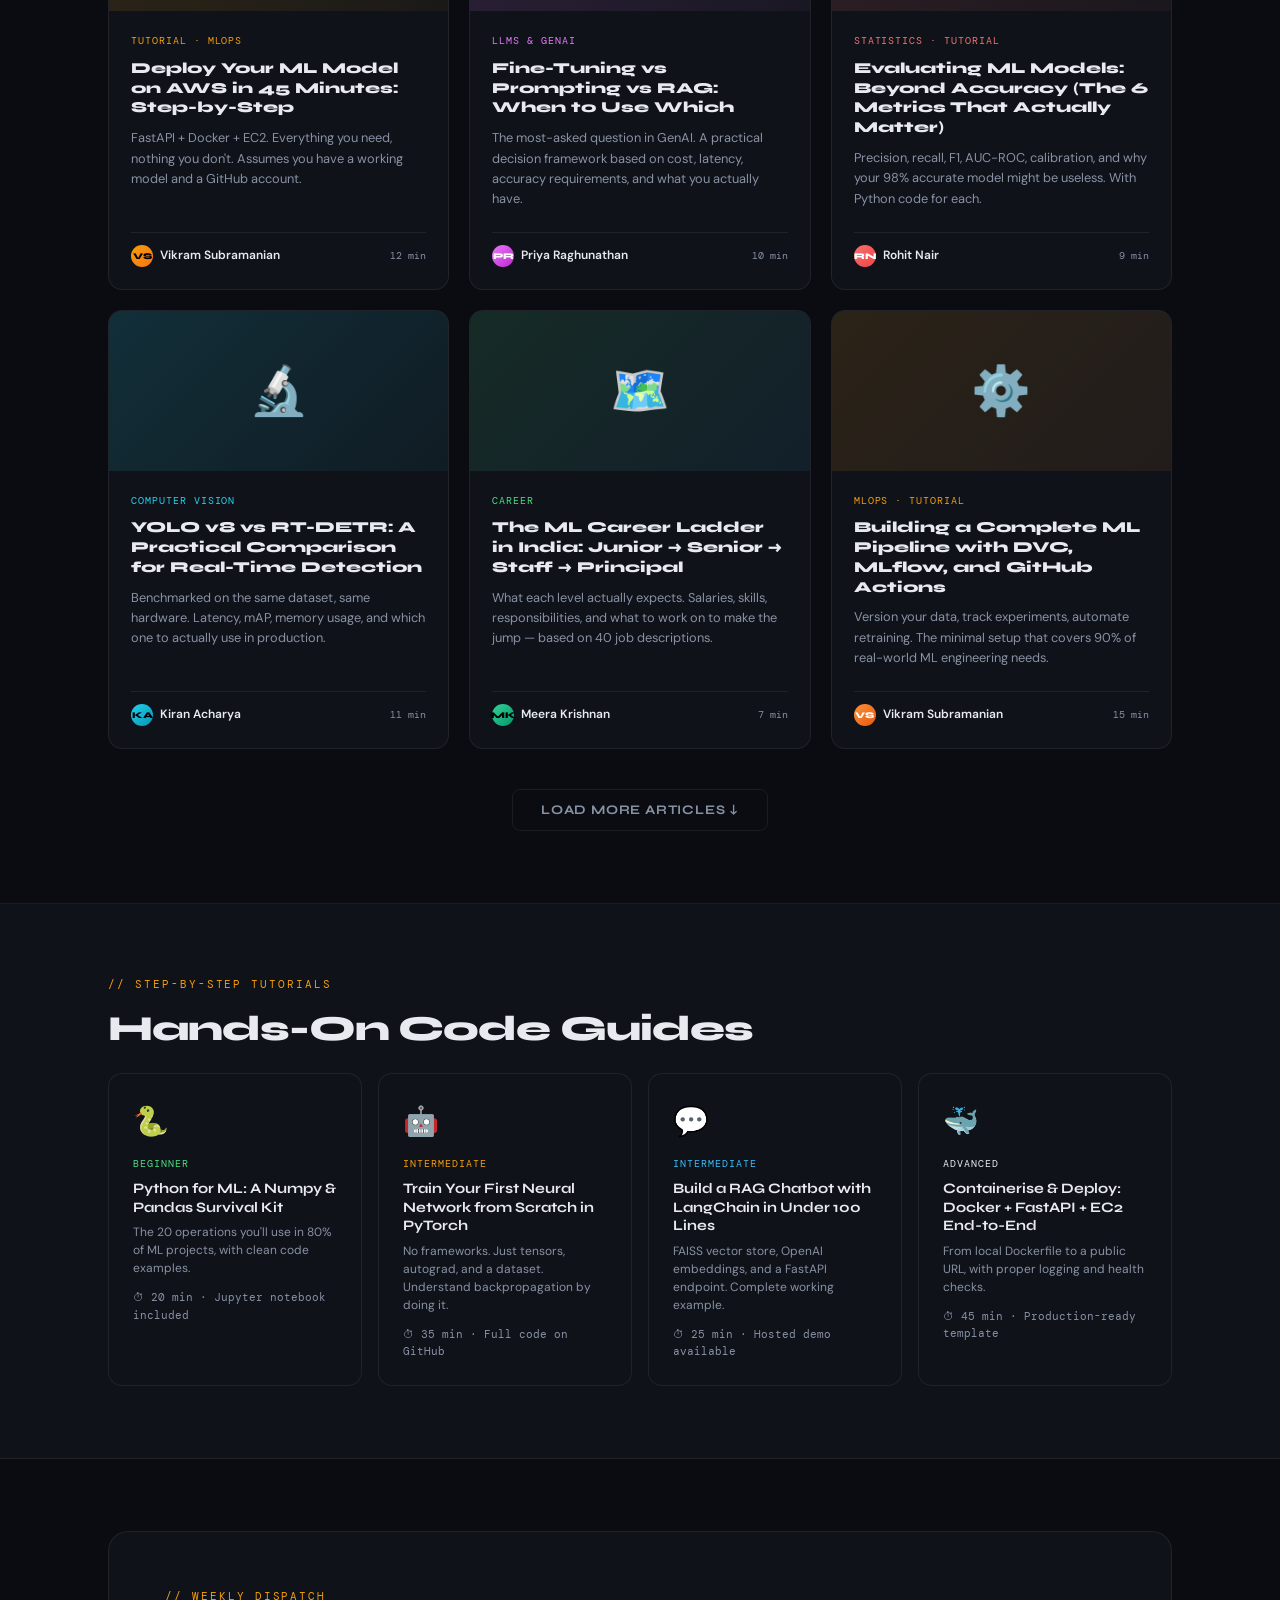
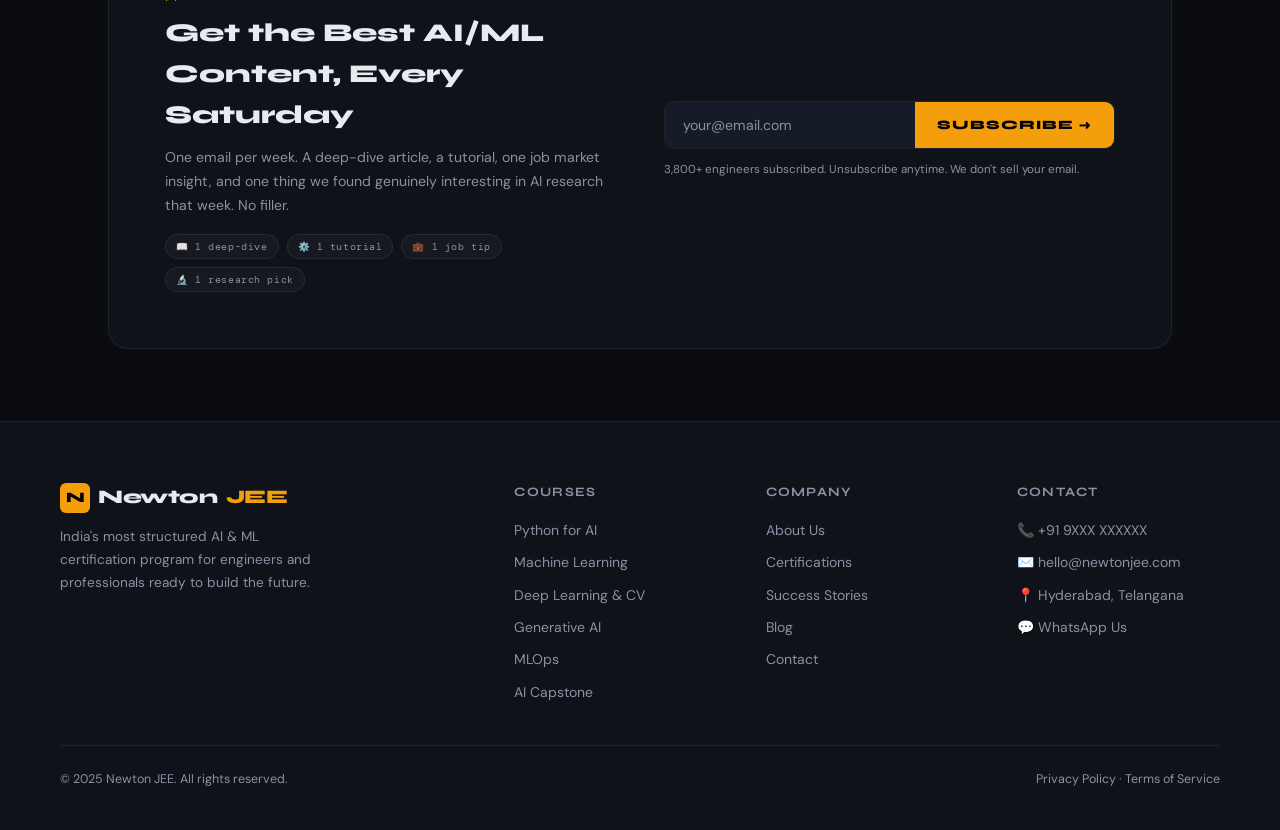
<file: blog.html>
<!DOCTYPE html>
<html lang="en">
<head>
<meta charset="UTF-8">
<meta name="viewport" content="width=device-width, initial-scale=1.0">
<title>Blog — Newton JEE</title>
<link rel="preconnect" href="https://fonts.googleapis.com">
<link href="https://fonts.googleapis.com/css2?family=Syne:wght@400;600;700;800&family=DM+Sans:ital,wght@0,300;0,400;0,500;1,300&family=DM+Mono:wght@400;500&display=swap" rel="stylesheet">
<style>
  :root {
    --bg: #0a0c12; --bg2: #0f1219; --bg3: #151b27;
    --amber: #f59e0b; --amber2: #fbbf24; --amber-glow: rgba(245,158,11,0.12);
    --green: #4ade80; --text: #e8eaf0; --text-muted: #8892a4;
    --border: rgba(255,255,255,0.07); --card: rgba(255,255,255,0.03);
    --sky: #38bdf8; --violet: #a78bfa;
  }
  *, *::before, *::after { box-sizing: border-box; margin: 0; padding: 0; }
  html { scroll-behavior: smooth; }
  body { font-family: 'DM Sans', sans-serif; background: var(--bg); color: var(--text); overflow-x: hidden; line-height: 1.6; }
  body::before { content: ''; position: fixed; inset: 0; background-image: url("data:image/svg+xml,%3Csvg viewBox='0 0 200 200' xmlns='http://www.w3.org/2000/svg'%3E%3Cfilter id='n'%3E%3CfeTurbulence type='fractalNoise' baseFrequency='0.85' numOctaves='4' stitchTiles='stitch'/%3E%3C/filter%3E%3Crect width='100%25' height='100%25' filter='url(%23n)' opacity='1'/%3E%3C/svg%3E"); opacity: 0.022; pointer-events: none; z-index: 9999; }

  header { position: sticky; top: 0; z-index: 100; background: rgba(10,12,18,0.93); backdrop-filter: blur(16px); border-bottom: 1px solid var(--border); padding: 0 48px; height: 64px; display: flex; align-items: center; justify-content: space-between; }
  .logo { font-family: 'Syne', sans-serif; font-weight: 800; font-size: 1.2rem; letter-spacing: -0.02em; display: flex; align-items: center; gap: 8px; text-decoration: none; color: var(--text); }
  .logo .acc-c { color: var(--amber); }
  .logo-icon { width: 30px; height: 30px; background: var(--amber); border-radius: 6px; display: flex; align-items: center; justify-content: center; font-size: 0.9rem; color: #000; font-weight: 900; }
  nav { display: flex; align-items: center; gap: 28px; }
  nav a { font-size: 0.875rem; font-weight: 500; color: var(--text-muted); text-decoration: none; transition: color 0.2s; }
  nav a:hover, nav a.active { color: var(--text); }
  .btn-header { background: var(--amber); color: #000; font-family: 'Syne', sans-serif; font-weight: 700; font-size: 0.78rem; letter-spacing: 0.08em; text-transform: uppercase; padding: 9px 18px; border-radius: 6px; border: none; cursor: pointer; text-decoration: none; transition: all 0.2s; }
  .btn-header:hover { background: var(--amber2); }

  .container { max-width: 1160px; margin: 0 auto; padding: 0 48px; }
  .sec-label { font-family: 'DM Mono', monospace; font-size: 0.68rem; letter-spacing: 0.18em; text-transform: uppercase; color: var(--amber); margin-bottom: 8px; }
  .sec-title { font-family: 'Syne', sans-serif; font-size: clamp(1.6rem, 3vw, 2.2rem); font-weight: 800; letter-spacing: -0.03em; margin-bottom: 16px; }
  section { padding: 72px 0; border-bottom: 1px solid var(--border); }
  section:last-of-type { border-bottom: none; }

  /* ── HERO / FEATURED ── */
  .hero { background: var(--bg2); border-bottom: 1px solid var(--border); padding: 0 48px; }
  .hero-inner { max-width: 1160px; margin: 0 auto; display: grid; grid-template-columns: 1fr 400px; gap: 0; min-height: 480px; }
  .hero-left { padding: 72px 64px 72px 0; border-right: 1px solid var(--border); animation: fadeUp 0.7s ease both; }
  @keyframes fadeUp { from{opacity:0;transform:translateY(22px)} to{opacity:1;transform:translateY(0)} }
  .featured-tag { display: inline-flex; align-items: center; gap: 6px; font-family: 'DM Mono', monospace; font-size: 0.62rem; letter-spacing: 0.1em; text-transform: uppercase; background: var(--amber-glow); border: 1px solid rgba(245,158,11,0.25); color: var(--amber); padding: 5px 12px; border-radius: 100px; margin-bottom: 20px; }
  .featured-dot { width: 5px; height: 5px; border-radius: 50%; background: var(--amber); animation: pulse 2s infinite; }
  @keyframes pulse { 0%,100%{opacity:1} 50%{opacity:0.3} }
  .hero-left h1 { font-family: 'Syne', sans-serif; font-size: clamp(1.8rem, 3.5vw, 2.6rem); font-weight: 800; letter-spacing: -0.04em; line-height: 1.15; margin-bottom: 16px; }
  .hero-excerpt { font-size: 0.95rem; color: var(--text-muted); line-height: 1.8; margin-bottom: 28px; max-width: 480px; }
  .post-meta { display: flex; align-items: center; gap: 16px; flex-wrap: wrap; margin-bottom: 28px; }
  .author-chip { display: flex; align-items: center; gap: 8px; }
  .author-av { width: 28px; height: 28px; border-radius: 50%; background: linear-gradient(135deg, var(--amber), #f97316); display: flex; align-items: center; justify-content: center; font-family: 'Syne', sans-serif; font-weight: 800; font-size: 0.68rem; color: #000; }
  .author-name { font-size: 0.82rem; font-weight: 600; }
  .meta-sep { width: 3px; height: 3px; border-radius: 50%; background: var(--border); }
  .post-date, .read-time { font-size: 0.78rem; color: var(--text-muted); font-family: 'DM Mono', monospace; }
  .read-btn { display: inline-flex; align-items: center; gap: 8px; background: var(--amber); color: #000; font-family: 'Syne', sans-serif; font-weight: 800; font-size: 0.82rem; letter-spacing: 0.06em; text-transform: uppercase; padding: 12px 22px; border-radius: 8px; text-decoration: none; transition: all 0.2s; }
  .read-btn:hover { background: var(--amber2); transform: translateX(4px); }

  .hero-right { padding: 40px 0 40px 48px; display: flex; flex-direction: column; justify-content: center; gap: 0; }
  .sidebar-post { padding: 20px 0; border-bottom: 1px solid var(--border); text-decoration: none; color: var(--text); display: block; transition: padding-left 0.2s; }
  .sidebar-post:last-child { border-bottom: none; }
  .sidebar-post:hover { padding-left: 8px; }
  .sp-cat { font-family: 'DM Mono', monospace; font-size: 0.6rem; letter-spacing: 0.1em; text-transform: uppercase; margin-bottom: 6px; }
  .sp-title { font-family: 'Syne', sans-serif; font-size: 0.88rem; font-weight: 700; margin-bottom: 5px; line-height: 1.3; }
  .sp-meta { font-size: 0.72rem; color: var(--text-muted); font-family: 'DM Mono', monospace; }

  /* ── CATEGORY FILTER ── */
  .cat-filter { display: flex; gap: 8px; flex-wrap: wrap; margin-bottom: 40px; }
  .cat-btn { font-family: 'DM Mono', monospace; font-size: 0.65rem; letter-spacing: 0.1em; text-transform: uppercase; padding: 7px 16px; border-radius: 100px; border: 1px solid var(--border); background: transparent; color: var(--text-muted); cursor: pointer; transition: all 0.2s; display: flex; align-items: center; gap: 6px; }
  .cat-btn .count { font-size: 0.58rem; background: var(--card); border-radius: 100px; padding: 1px 6px; }
  .cat-btn:hover, .cat-btn.active { background: var(--amber-glow); border-color: rgba(245,158,11,0.3); color: var(--amber); }

  /* ── ARTICLE CARDS ── */
  .articles-grid { display: grid; grid-template-columns: repeat(3, 1fr); gap: 20px; }
  .article-card { background: var(--bg2); border: 1px solid var(--border); border-radius: 14px; overflow: hidden; transition: all 0.25s; text-decoration: none; color: var(--text); display: flex; flex-direction: column; }
  .article-card:hover { border-color: rgba(245,158,11,0.25); transform: translateY(-4px); box-shadow: 0 16px 48px rgba(0,0,0,0.3); }
  .article-card:hover .ac-thumb { transform: scale(1.04); }
  .ac-thumb-wrap { height: 160px; overflow: hidden; position: relative; }
  .ac-thumb { width: 100%; height: 100%; transition: transform 0.4s ease; display: flex; align-items: center; justify-content: center; font-size: 3rem; position: relative; }
  .ac-body { padding: 22px; flex: 1; display: flex; flex-direction: column; gap: 10px; }
  .ac-cat { font-family: 'DM Mono', monospace; font-size: 0.6rem; letter-spacing: 0.1em; text-transform: uppercase; }
  .ac-title { font-family: 'Syne', sans-serif; font-size: 0.95rem; font-weight: 800; line-height: 1.3; }
  .ac-excerpt { font-size: 0.8rem; color: var(--text-muted); line-height: 1.6; flex: 1; }
  .ac-footer { display: flex; align-items: center; justify-content: space-between; margin-top: 12px; padding-top: 12px; border-top: 1px solid var(--border); }
  .ac-author { display: flex; align-items: center; gap: 7px; font-size: 0.75rem; font-weight: 600; }
  .ac-av { width: 22px; height: 22px; border-radius: 50%; display: flex; align-items: center; justify-content: center; font-family: 'Syne', sans-serif; font-weight: 800; font-size: 0.55rem; }
  .ac-rt { font-family: 'DM Mono', monospace; font-size: 0.6rem; color: var(--text-muted); }

  /* ── NEWSLETTER ── */
  .newsletter { background: var(--bg2); border-radius: 20px; padding: 56px; display: grid; grid-template-columns: 1fr 1fr; gap: 48px; align-items: center; border: 1px solid var(--border); }
  .nl-left h2 { font-family: 'Syne', sans-serif; font-size: 1.6rem; font-weight: 800; margin-bottom: 10px; }
  .nl-left p { font-size: 0.88rem; color: var(--text-muted); line-height: 1.7; }
  .nl-form { display: flex; flex-direction: column; gap: 12px; }
  .nl-row { display: flex; gap: 0; border: 1px solid var(--border); border-radius: 10px; overflow: hidden; }
  .nl-input { flex: 1; background: var(--bg3); border: none; color: var(--text); padding: 14px 18px; font-family: 'DM Sans', sans-serif; font-size: 0.88rem; outline: none; }
  .nl-input::placeholder { color: var(--text-muted); }
  .nl-btn { background: var(--amber); color: #000; border: none; padding: 14px 22px; font-family: 'Syne', sans-serif; font-weight: 800; font-size: 0.8rem; letter-spacing: 0.08em; text-transform: uppercase; cursor: pointer; transition: background 0.2s; white-space: nowrap; }
  .nl-btn:hover { background: var(--amber2); }
  .nl-note { font-size: 0.72rem; color: var(--text-muted); }
  .nl-tags { display: flex; gap: 8px; flex-wrap: wrap; margin-top: 16px; }
  .nl-tag { font-family: 'DM Mono', monospace; font-size: 0.6rem; letter-spacing: 0.06em; background: var(--card); border: 1px solid var(--border); color: var(--text-muted); padding: 4px 10px; border-radius: 100px; }

  /* ── TUTORIAL CTA ── */
  .tut-strip { display: grid; grid-template-columns: repeat(4, 1fr); gap: 16px; }
  .tut-card { background: var(--bg2); border: 1px solid var(--border); border-radius: 14px; padding: 24px; text-decoration: none; color: var(--text); transition: all 0.2s; }
  .tut-card:hover { border-color: rgba(245,158,11,0.25); transform: translateY(-2px); }
  .tut-icon { font-size: 1.8rem; margin-bottom: 12px; display: block; }
  .tut-difficulty { font-family: 'DM Mono', monospace; font-size: 0.6rem; letter-spacing: 0.1em; text-transform: uppercase; margin-bottom: 8px; }
  .tut-title { font-family: 'Syne', sans-serif; font-size: 0.9rem; font-weight: 700; margin-bottom: 6px; line-height: 1.3; }
  .tut-desc { font-size: 0.75rem; color: var(--text-muted); line-height: 1.5; margin-bottom: 12px; }
  .tut-time { font-size: 0.68rem; color: var(--text-muted); font-family: 'DM Mono', monospace; }

  footer { background: var(--bg2); border-top: 1px solid var(--border); padding: 60px 48px 40px; }
  .footer-grid { max-width: 1160px; margin: 0 auto; display: grid; grid-template-columns: 2fr 1fr 1fr 1fr; gap: 48px; }
  .footer-brand p { font-size: 0.85rem; color: var(--text-muted); line-height: 1.7; max-width: 260px; margin-top: 12px; }
  .footer-col h5 { font-family: 'Syne', sans-serif; font-size: 0.8rem; font-weight: 700; text-transform: uppercase; letter-spacing: 0.1em; color: var(--text-muted); margin-bottom: 16px; }
  .footer-col a { display: block; font-size: 0.875rem; color: var(--text-muted); text-decoration: none; margin-bottom: 10px; transition: color 0.2s; }
  .footer-col a:hover { color: var(--amber); }
  .footer-bottom { max-width: 1160px; margin: 32px auto 0; padding-top: 24px; border-top: 1px solid var(--border); display: flex; justify-content: space-between; align-items: center; font-size: 0.78rem; color: var(--text-muted); }

  .reveal { opacity: 0; transform: translateY(20px); transition: opacity 0.55s ease, transform 0.55s ease; }
  .reveal.visible { opacity: 1; transform: translateY(0); }

  @media (max-width: 960px) { .container { padding: 0 20px; } header { padding: 0 20px; } nav { display: none; } .hero { padding: 0 20px; } .hero-inner { grid-template-columns: 1fr; } .hero-left { padding: 48px 0; border-right: none; border-bottom: 1px solid var(--border); } .hero-right { padding: 32px 0; } .articles-grid { grid-template-columns: 1fr 1fr; } .tut-strip { grid-template-columns: 1fr 1fr; } .newsletter { grid-template-columns: 1fr; gap: 28px; } .footer-grid { grid-template-columns: 1fr 1fr; gap: 32px; } section { padding: 56px 0; } }
  @media (max-width: 640px) { .articles-grid { grid-template-columns: 1fr; } .tut-strip { grid-template-columns: 1fr; } .footer-grid { grid-template-columns: 1fr; } .nl-row { flex-direction: column; border-radius: 10px; } .nl-input { border-radius: 8px 8px 0 0; } .nl-btn { border-radius: 0 0 8px 8px; padding: 12px; } }
</style>
</head>
<body>

<header>
  <a href="newtonjee-homepage.html" class="logo"><div class="logo-icon">N</div>Newton<span class="acc-c">JEE</span></a>
  <nav>
    <a href="newtonjee-homepage.html#courses">Courses</a>
    <a href="newtonjee-pricing.html">Pricing</a>
    <a href="certifications.html">Certifications</a>
    <a href="blog.html" class="active">Blog</a>
  </nav>
  <a href="free-demo.html" class="btn-header">Book Free Demo →</a>
</header>

<!-- HERO FEATURED POST -->
<div class="hero">
  <div class="hero-inner">
    <div class="hero-left">
      <span class="featured-tag"><span class="featured-dot"></span> Featured Article</span>
      <h1>Why RAG Is Not Enough: Building Production-Grade LLM Systems That Actually Work</h1>
      <p class="hero-excerpt">Everyone's building RAG pipelines. Most of them break the moment real users interact with them. This is a technical deep-dive into the 8 failure modes we see in production RAG systems — and how to fix each one.</p>
      <div class="post-meta">
        <div class="author-chip">
          <div class="author-av">MK</div>
          <span class="author-name">Meera Krishnan</span>
        </div>
        <div class="meta-sep"></div>
        <span class="post-date">March 18, 2025</span>
        <div class="meta-sep"></div>
        <span class="read-time">14 min read</span>
        <div class="meta-sep"></div>
        <span style="font-family:'DM Mono',monospace;font-size:0.65rem;color:var(--sky);">LLMs · Production</span>
      </div>
      <a href="#" class="read-btn">Read Article <span>→</span></a>
    </div>
    <div class="hero-right">
      <div style="font-family:'DM Mono',monospace;font-size:0.6rem;letter-spacing:0.1em;text-transform:uppercase;color:var(--text-muted);padding-bottom:16px;border-bottom:1px solid var(--border);">Also this week</div>
      <a href="#" class="sidebar-post">
        <div class="sp-cat" style="color:var(--violet);">Statistics · Foundations</div>
        <div class="sp-title">The One Statistical Concept Every ML Engineer Must Understand Before Touching a Model</div>
        <div class="sp-meta">8 min · Priya Venkat</div>
      </a>
      <a href="#" class="sidebar-post">
        <div class="sp-cat" style="color:var(--green);">Career</div>
        <div class="sp-title">How to Go From IT Support to ML Engineer in 14 Months (Without an MS Degree)</div>
        <div class="sp-meta">6 min · Newton JEE Team</div>
      </a>
      <a href="#" class="sidebar-post">
        <div class="sp-cat" style="color:var(--amber);">Tutorials · MLOps</div>
        <div class="sp-title">Deploy Your First ML Model on AWS in 45 Minutes: A No-Nonsense Guide</div>
        <div class="sp-meta">12 min · Vikram Subramanian</div>
      </a>
    </div>
  </div>
</div>

<!-- ARTICLES -->
<section>
  <div class="container reveal">
    <div class="sec-label">// All Articles</div>
    <div class="sec-title">Latest From the Newton JEE Team</div>

    <div class="cat-filter">
      <button class="cat-btn active">All <span class="count">28</span></button>
      <button class="cat-btn">LLMs & GenAI <span class="count">7</span></button>
      <button class="cat-btn">MLOps <span class="count">5</span></button>
      <button class="cat-btn">Career <span class="count">6</span></button>
      <button class="cat-btn">Tutorials <span class="count">8</span></button>
      <button class="cat-btn">Statistics <span class="count">4</span></button>
      <button class="cat-btn">Computer Vision <span class="count">3</span></button>
    </div>

    <div class="articles-grid">

      <a href="#" class="article-card">
        <div class="ac-thumb-wrap">
          <div class="ac-thumb" style="background:linear-gradient(135deg,rgba(56,189,248,0.15),rgba(56,189,248,0.05));">🔍</div>
        </div>
        <div class="ac-body">
          <div class="ac-cat" style="color:var(--sky);">LLMs & GenAI</div>
          <div class="ac-title">Why RAG Is Not Enough: 8 Production Failure Modes</div>
          <div class="ac-excerpt">Most RAG tutorials get you to retrieval. This post covers what breaks when real users, noisy queries, and scale hit your system.</div>
          <div class="ac-footer">
            <div class="ac-author"><div class="ac-av" style="background:linear-gradient(135deg,#34d399,#059669);color:#000;">MK</div> Meera Krishnan</div>
            <span class="ac-rt">14 min</span>
          </div>
        </div>
      </a>

      <a href="#" class="article-card">
        <div class="ac-thumb-wrap">
          <div class="ac-thumb" style="background:linear-gradient(135deg,rgba(167,139,250,0.15),rgba(167,139,250,0.05));">📐</div>
        </div>
        <div class="ac-body">
          <div class="ac-cat" style="color:var(--violet);">Statistics</div>
          <div class="ac-title">Bias-Variance Tradeoff: The Concept Most ML Engineers Misunderstand</div>
          <div class="ac-excerpt">Visualised from first principles. Understand this deeply and a whole class of debugging mistakes becomes impossible.</div>
          <div class="ac-footer">
            <div class="ac-author"><div class="ac-av" style="background:linear-gradient(135deg,var(--violet),#7c3aed);color:#fff;">PV</div> Priya Venkat</div>
            <span class="ac-rt">8 min</span>
          </div>
        </div>
      </a>

      <a href="#" class="article-card">
        <div class="ac-thumb-wrap">
          <div class="ac-thumb" style="background:linear-gradient(135deg,rgba(74,222,128,0.15),rgba(74,222,128,0.05));">💼</div>
        </div>
        <div class="ac-body">
          <div class="ac-cat" style="color:var(--green);">Career</div>
          <div class="ac-title">IT Support → ML Engineer: Anjali's 14-Month Story</div>
          <div class="ac-excerpt">She applied to ML roles for 2 years and kept getting rejected. Here's the exact steps she took to turn that around without a degree.</div>
          <div class="ac-footer">
            <div class="ac-author"><div class="ac-av" style="background:linear-gradient(135deg,#fb923c,#ea580c);color:#fff;">NJ</div> Newton JEE Team</div>
            <span class="ac-rt">6 min</span>
          </div>
        </div>
      </a>

      <a href="#" class="article-card">
        <div class="ac-thumb-wrap">
          <div class="ac-thumb" style="background:linear-gradient(135deg,rgba(245,158,11,0.15),rgba(245,158,11,0.05));">🚀</div>
        </div>
        <div class="ac-body">
          <div class="ac-cat" style="color:var(--amber);">Tutorial · MLOps</div>
          <div class="ac-title">Deploy Your ML Model on AWS in 45 Minutes: Step-by-Step</div>
          <div class="ac-excerpt">FastAPI + Docker + EC2. Everything you need, nothing you don't. Assumes you have a working model and a GitHub account.</div>
          <div class="ac-footer">
            <div class="ac-author"><div class="ac-av" style="background:linear-gradient(135deg,var(--amber),#f97316);color:#000;">VS</div> Vikram Subramanian</div>
            <span class="ac-rt">12 min</span>
          </div>
        </div>
      </a>

      <a href="#" class="article-card">
        <div class="ac-thumb-wrap">
          <div class="ac-thumb" style="background:linear-gradient(135deg,rgba(232,121,249,0.15),rgba(232,121,249,0.05));">🧬</div>
        </div>
        <div class="ac-body">
          <div class="ac-cat" style="color:#e879f9;">LLMs & GenAI</div>
          <div class="ac-title">Fine-Tuning vs Prompting vs RAG: When to Use Which</div>
          <div class="ac-excerpt">The most-asked question in GenAI. A practical decision framework based on cost, latency, accuracy requirements, and what you actually have.</div>
          <div class="ac-footer">
            <div class="ac-author"><div class="ac-av" style="background:linear-gradient(135deg,#e879f9,#c026d3);color:#fff;">PR</div> Priya Raghunathan</div>
            <span class="ac-rt">10 min</span>
          </div>
        </div>
      </a>

      <a href="#" class="article-card">
        <div class="ac-thumb-wrap">
          <div class="ac-thumb" style="background:linear-gradient(135deg,rgba(248,113,113,0.15),rgba(248,113,113,0.05));">📊</div>
        </div>
        <div class="ac-body">
          <div class="ac-cat" style="color:#f87171;">Statistics · Tutorial</div>
          <div class="ac-title">Evaluating ML Models: Beyond Accuracy (The 6 Metrics That Actually Matter)</div>
          <div class="ac-excerpt">Precision, recall, F1, AUC-ROC, calibration, and why your 98% accurate model might be useless. With Python code for each.</div>
          <div class="ac-footer">
            <div class="ac-author"><div class="ac-av" style="background:linear-gradient(135deg,#f87171,#ef4444);color:#fff;">RN</div> Rohit Nair</div>
            <span class="ac-rt">9 min</span>
          </div>
        </div>
      </a>

      <a href="#" class="article-card">
        <div class="ac-thumb-wrap">
          <div class="ac-thumb" style="background:linear-gradient(135deg,rgba(34,211,238,0.15),rgba(34,211,238,0.05));">🔬</div>
        </div>
        <div class="ac-body">
          <div class="ac-cat" style="color:#22d3ee;">Computer Vision</div>
          <div class="ac-title">YOLO v8 vs RT-DETR: A Practical Comparison for Real-Time Detection</div>
          <div class="ac-excerpt">Benchmarked on the same dataset, same hardware. Latency, mAP, memory usage, and which one to actually use in production.</div>
          <div class="ac-footer">
            <div class="ac-author"><div class="ac-av" style="background:linear-gradient(135deg,#22d3ee,#0891b2);color:#000;">KA</div> Kiran Acharya</div>
            <span class="ac-rt">11 min</span>
          </div>
        </div>
      </a>

      <a href="#" class="article-card">
        <div class="ac-thumb-wrap">
          <div class="ac-thumb" style="background:linear-gradient(135deg,rgba(74,222,128,0.12),rgba(56,189,248,0.08));">🗺️</div>
        </div>
        <div class="ac-body">
          <div class="ac-cat" style="color:var(--green);">Career</div>
          <div class="ac-title">The ML Career Ladder in India: Junior → Senior → Staff → Principal</div>
          <div class="ac-excerpt">What each level actually expects. Salaries, skills, responsibilities, and what to work on to make the jump — based on 40 job descriptions.</div>
          <div class="ac-footer">
            <div class="ac-author"><div class="ac-av" style="background:linear-gradient(135deg,#34d399,#059669);color:#000;">MK</div> Meera Krishnan</div>
            <span class="ac-rt">7 min</span>
          </div>
        </div>
      </a>

      <a href="#" class="article-card">
        <div class="ac-thumb-wrap">
          <div class="ac-thumb" style="background:linear-gradient(135deg,rgba(245,158,11,0.12),rgba(251,146,60,0.08));">⚙️</div>
        </div>
        <div class="ac-body">
          <div class="ac-cat" style="color:var(--amber);">MLOps · Tutorial</div>
          <div class="ac-title">Building a Complete ML Pipeline with DVC, MLflow, and GitHub Actions</div>
          <div class="ac-excerpt">Version your data, track experiments, automate retraining. The minimal setup that covers 90% of real-world ML engineering needs.</div>
          <div class="ac-footer">
            <div class="ac-author"><div class="ac-av" style="background:linear-gradient(135deg,#fb923c,#ea580c);color:#fff;">VS</div> Vikram Subramanian</div>
            <span class="ac-rt">15 min</span>
          </div>
        </div>
      </a>

    </div>

    <!-- Load More -->
    <div style="text-align:center;margin-top:40px;">
      <button style="background:transparent;border:1px solid var(--border);color:var(--text-muted);font-family:'Syne',sans-serif;font-weight:700;font-size:0.82rem;letter-spacing:0.06em;text-transform:uppercase;padding:12px 28px;border-radius:8px;cursor:pointer;transition:all 0.2s;" onmouseover="this.style.borderColor='rgba(245,158,11,0.4)';this.style.color='var(--amber)'" onmouseout="this.style.borderColor='var(--border)';this.style.color='var(--text-muted)'">Load More Articles ↓</button>
    </div>
  </div>
</section>

<!-- TUTORIALS -->
<section style="background: var(--bg2);">
  <div class="container reveal">
    <div class="sec-label">// Step-by-Step Tutorials</div>
    <div class="sec-title">Hands-On Code Guides</div>
    <div class="tut-strip">
      <a href="#" class="tut-card">
        <span class="tut-icon">🐍</span>
        <div class="tut-difficulty" style="color:var(--green);">Beginner</div>
        <div class="tut-title">Python for ML: A Numpy & Pandas Survival Kit</div>
        <div class="tut-desc">The 20 operations you'll use in 80% of ML projects, with clean code examples.</div>
        <div class="tut-time">⏱ 20 min · Jupyter notebook included</div>
      </a>
      <a href="#" class="tut-card">
        <span class="tut-icon">🤖</span>
        <div class="tut-difficulty" style="color:var(--amber);">Intermediate</div>
        <div class="tut-title">Train Your First Neural Network from Scratch in PyTorch</div>
        <div class="tut-desc">No frameworks. Just tensors, autograd, and a dataset. Understand backpropagation by doing it.</div>
        <div class="tut-time">⏱ 35 min · Full code on GitHub</div>
      </a>
      <a href="#" class="tut-card">
        <span class="tut-icon">💬</span>
        <div class="tut-difficulty" style="color:var(--sky);">Intermediate</div>
        <div class="tut-title">Build a RAG Chatbot with LangChain in Under 100 Lines</div>
        <div class="tut-desc">FAISS vector store, OpenAI embeddings, and a FastAPI endpoint. Complete working example.</div>
        <div class="tut-time">⏱ 25 min · Hosted demo available</div>
      </a>
      <a href="#" class="tut-card">
        <span class="tut-icon">🐳</span>
        <div class="tut-difficulty" style="color:#f87171);">Advanced</div>
        <div class="tut-title">Containerise & Deploy: Docker + FastAPI + EC2 End-to-End</div>
        <div class="tut-desc">From local Dockerfile to a public URL, with proper logging and health checks.</div>
        <div class="tut-time">⏱ 45 min · Production-ready template</div>
      </a>
    </div>
  </div>
</section>

<!-- NEWSLETTER -->
<section>
  <div class="container reveal">
    <div class="newsletter">
      <div class="nl-left">
        <div class="sec-label">// Weekly Dispatch</div>
        <h2>Get the Best AI/ML Content, Every Saturday</h2>
        <p>One email per week. A deep-dive article, a tutorial, one job market insight, and one thing we found genuinely interesting in AI research that week. No filler.</p>
        <div class="nl-tags">
          <span class="nl-tag">📖 1 deep-dive</span>
          <span class="nl-tag">⚙️ 1 tutorial</span>
          <span class="nl-tag">💼 1 job tip</span>
          <span class="nl-tag">🔬 1 research pick</span>
        </div>
      </div>
      <div class="nl-form">
        <div class="nl-row">
          <input class="nl-input" type="email" placeholder="your@email.com">
          <button class="nl-btn">Subscribe →</button>
        </div>
        <div class="nl-note">3,800+ engineers subscribed. Unsubscribe anytime. We don't sell your email.</div>
      </div>
    </div>
  </div>
</section>

<footer>
  <div class="footer-grid">
    <div class="footer-brand">
      <a href="newtonjee-homepage.html" class="logo" style="text-decoration:none;"><div class="logo-icon">N</div>Newton<span class="acc-c">JEE</span></a>
      <p>India's most structured AI & ML certification program for engineers and professionals ready to build the future.</p>
    </div>
    <div class="footer-col">
      <h5>Courses</h5>
      <a href="course-python-for-ai.html">Python for AI</a>
      <a href="course-machine-learning.html">Machine Learning</a>
      <a href="course-deep-learning-cv.html">Deep Learning & CV</a>
      <a href="course-generative-ai-llms.html">Generative AI</a>
      <a href="course-mlops-ai-engineering.html">MLOps</a>
      <a href="course-ai-capstone.html">AI Capstone</a>
    </div>
    <div class="footer-col">
      <h5>Company</h5>
      <a href="newtonjee-homepage.html#why">About Us</a>
      <a href="certifications.html">Certifications</a>
      <a href="success-stories.html">Success Stories</a>
      <a href="blog.html">Blog</a>
      <a href="newtonjee-homepage.html#contact">Contact</a>
    </div>
    <div class="footer-col">
      <h5>Contact</h5>
      <a href="tel:+919XXXXXXXXX">📞 +91 9XXX XXXXXX</a>
      <a href="mailto:hello@newtonjee.com">✉️ hello@newtonjee.com</a>
      <a href="newtonjee-homepage.html#contact">📍 Hyderabad, Telangana</a>
      <a href="https://wa.me/919XXXXXXXXX">💬 WhatsApp Us</a>
    </div>
  </div>
  <div class="footer-bottom">
    <span>© 2025 Newton JEE. All rights reserved.</span>
    <span>Privacy Policy · Terms of Service</span>
  </div>
</footer>

<a href="https://wa.me/919XXXXXXXXX" style="position:fixed;bottom:28px;right:28px;width:52px;height:52px;background:#25d366;border-radius:50%;display:flex;align-items:center;justify-content:center;font-size:1.5rem;box-shadow:0 6px 28px rgba(37,211,102,0.4);text-decoration:none;z-index:200;animation:floatBounce 3s ease-in-out infinite;">💬</a>
<style>@keyframes floatBounce{0%,100%{transform:translateY(0)}50%{transform:translateY(-5px)}}</style>

<script>
  const obs = new IntersectionObserver(entries => { entries.forEach(e => { if (e.isIntersecting) e.target.classList.add('visible'); }); }, { threshold: 0.06 });
  document.querySelectorAll('.reveal').forEach(el => obs.observe(el));
  document.querySelectorAll('.cat-btn').forEach(btn => {
    btn.addEventListener('click', () => {
      document.querySelectorAll('.cat-btn').forEach(b => b.classList.remove('active'));
      btn.classList.add('active');
    });
  });
</script>
</body>
</html>
</file>
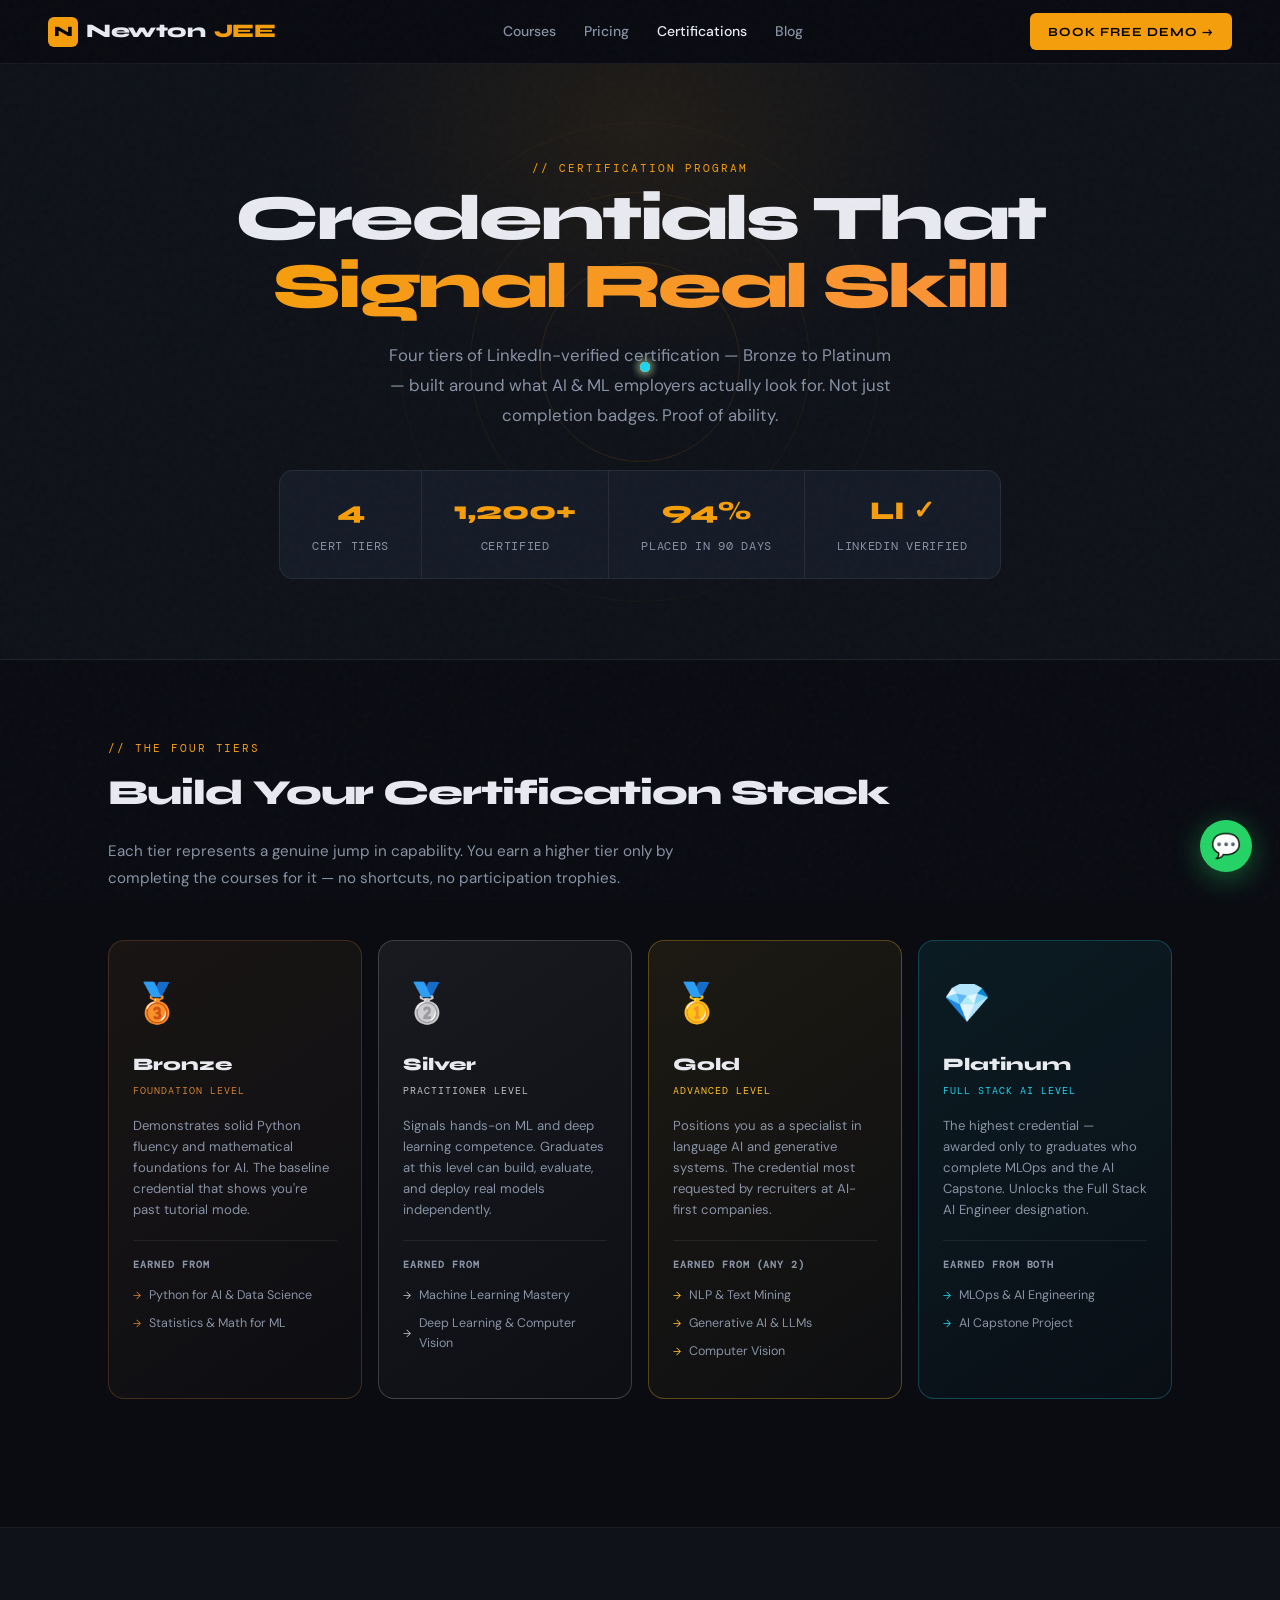
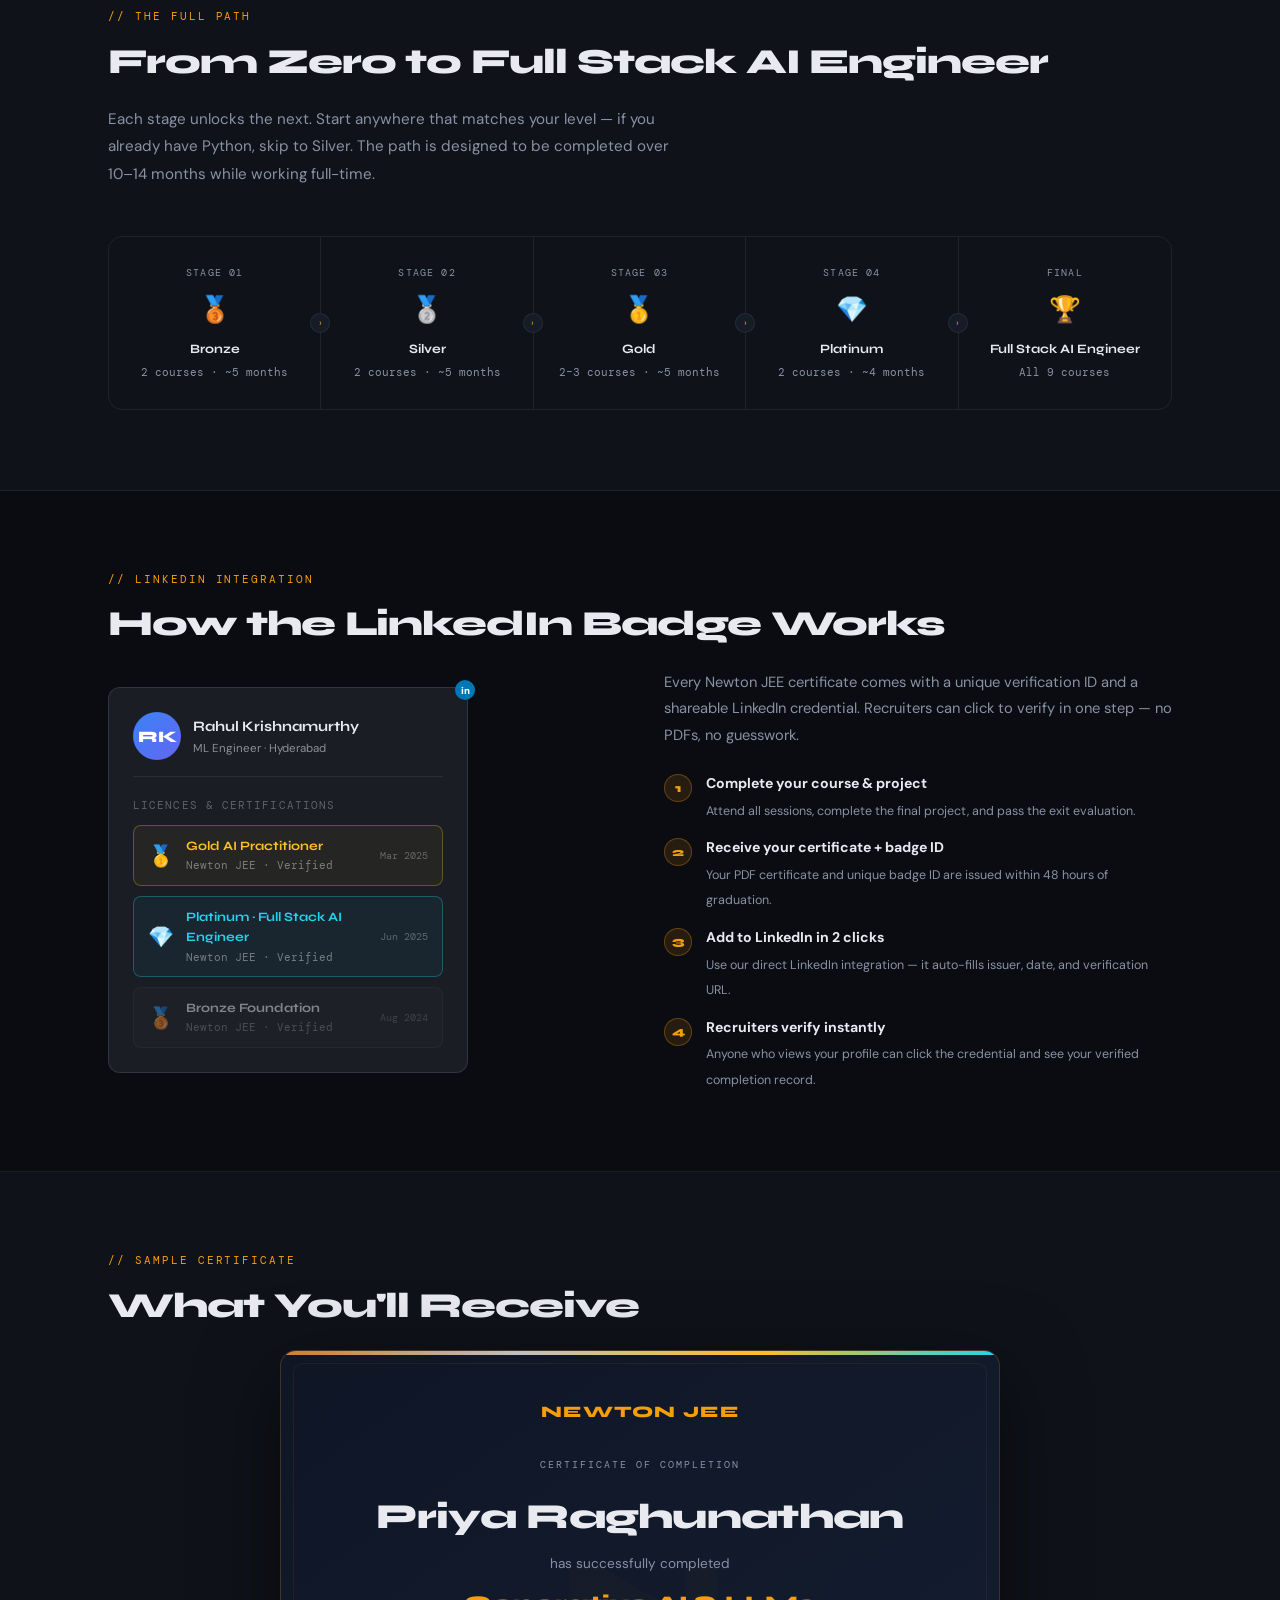
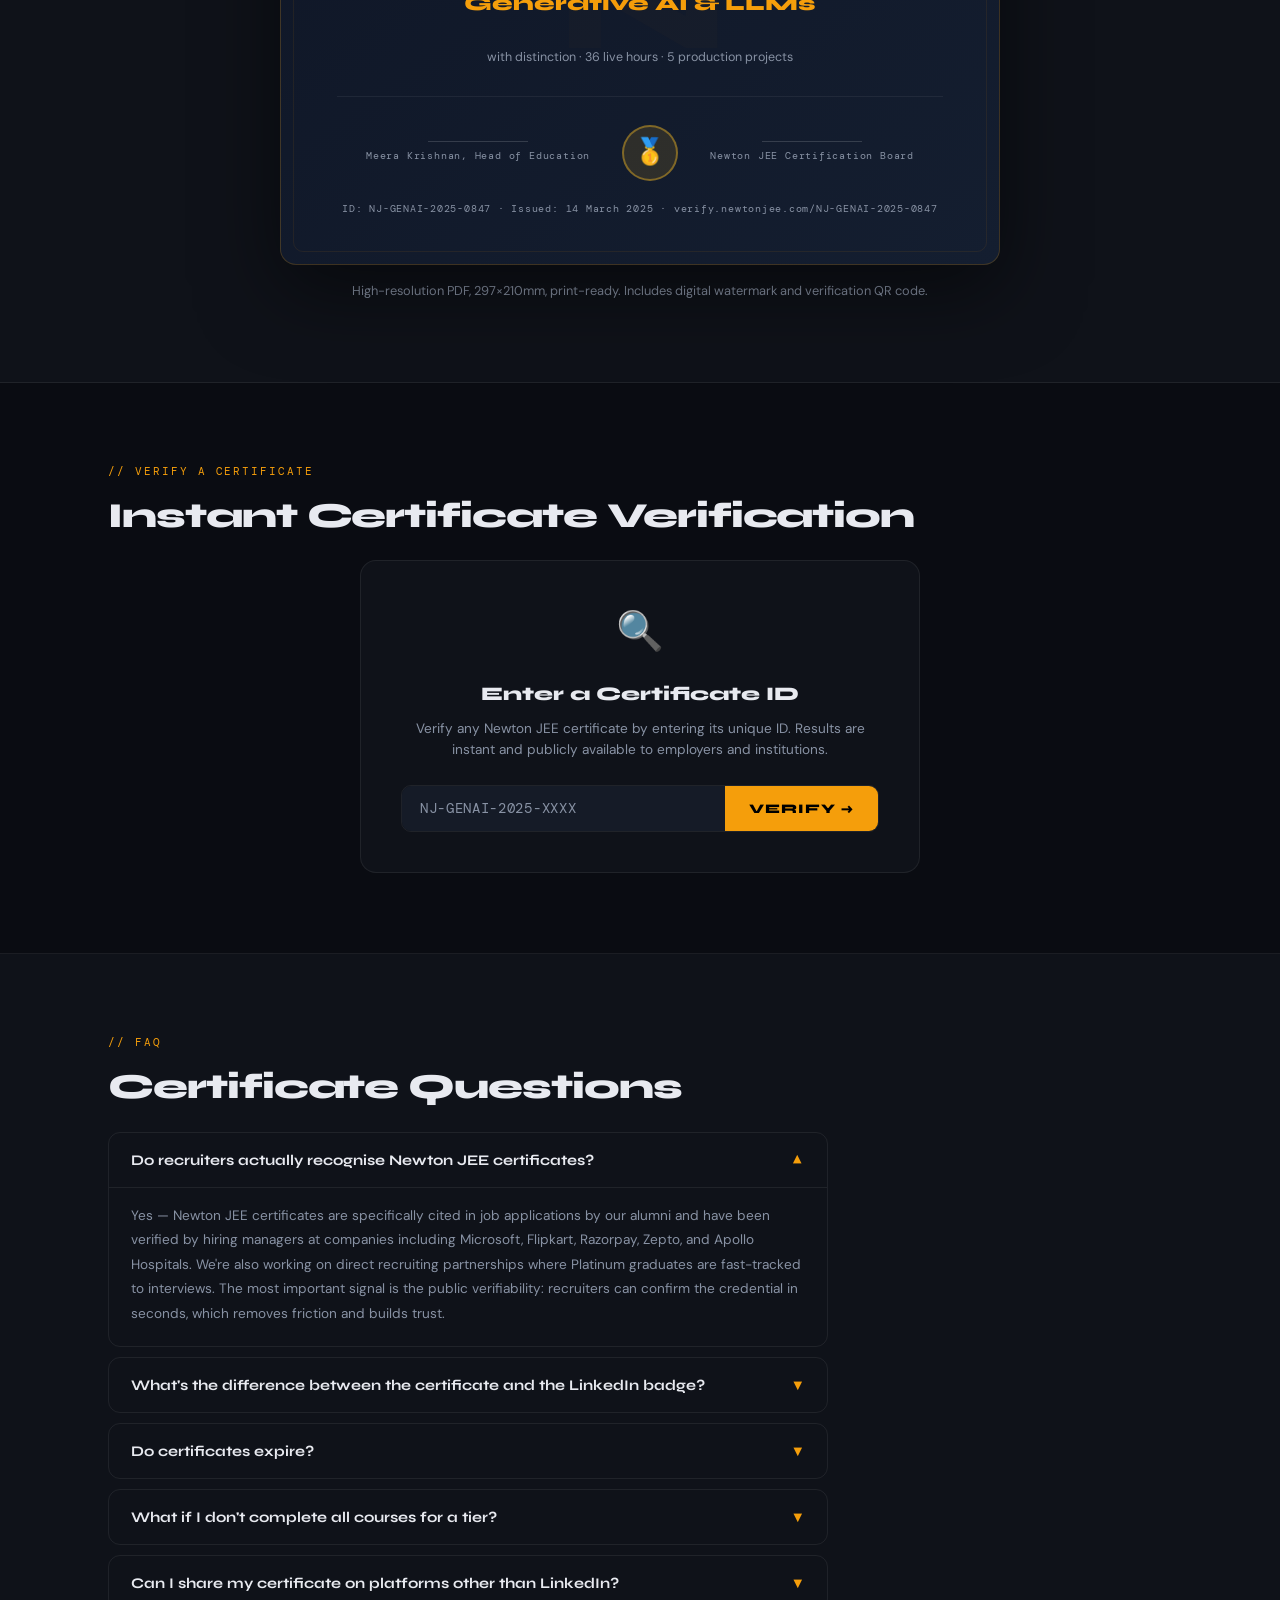
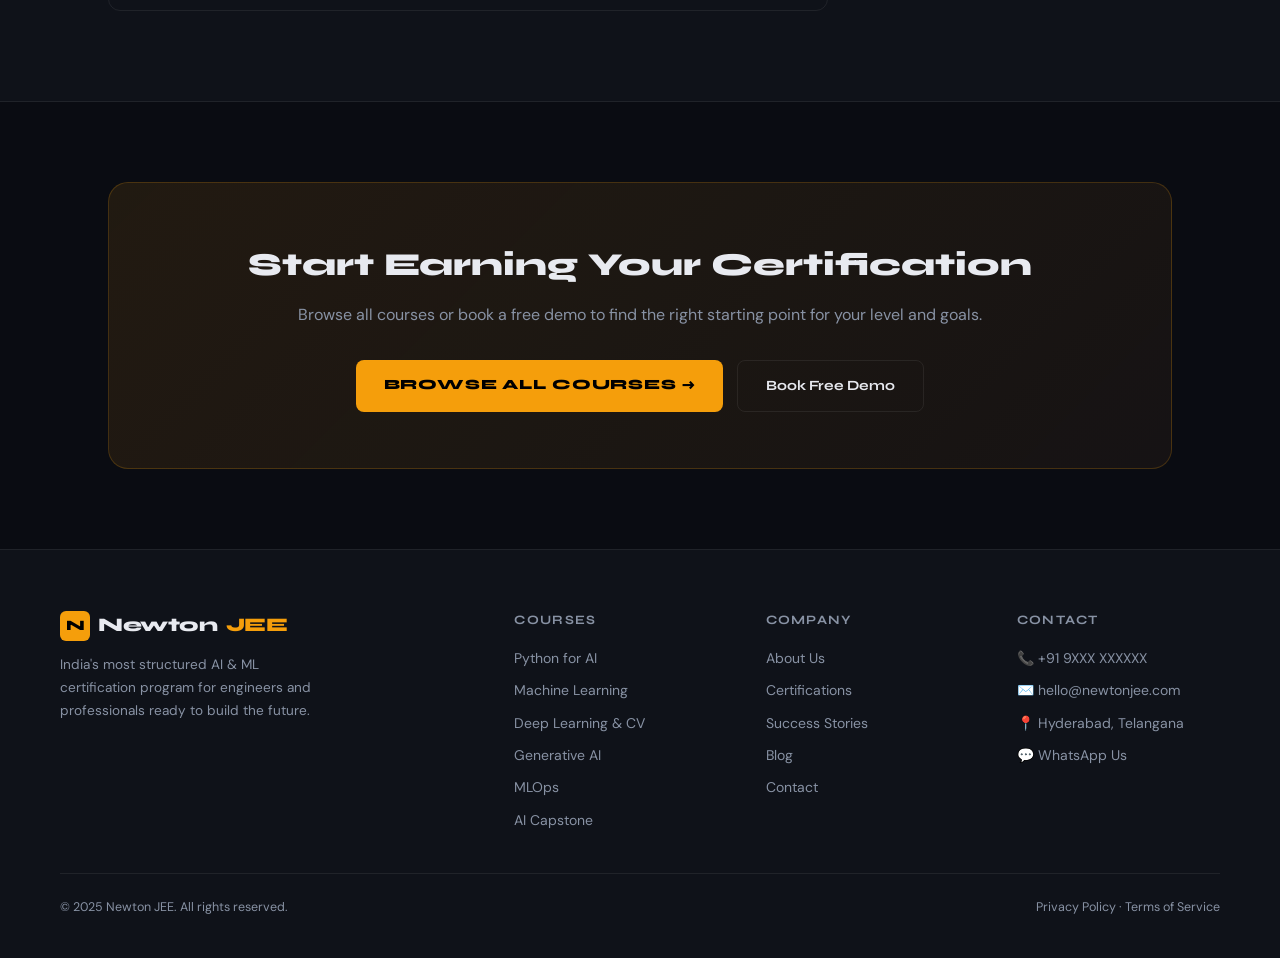
<file: certifications.html>
<!DOCTYPE html>
<html lang="en">
<head>
<meta charset="UTF-8">
<meta name="viewport" content="width=device-width, initial-scale=1.0">
<title>Certifications — Newton JEE</title>
<link rel="preconnect" href="https://fonts.googleapis.com">
<link href="https://fonts.googleapis.com/css2?family=Syne:wght@400;600;700;800&family=DM+Sans:ital,wght@0,300;0,400;0,500;1,300&family=DM+Mono:wght@400;500&display=swap" rel="stylesheet">
<style>
  :root {
    --bg: #0a0c12; --bg2: #0f1219; --bg3: #151b27;
    --amber: #f59e0b; --amber2: #fbbf24; --amber-glow: rgba(245,158,11,0.12);
    --green: #4ade80; --text: #e8eaf0; --text-muted: #8892a4;
    --border: rgba(255,255,255,0.07); --card: rgba(255,255,255,0.03);
  }
  *, *::before, *::after { box-sizing: border-box; margin: 0; padding: 0; }
  html { scroll-behavior: smooth; }
  body { font-family: 'DM Sans', sans-serif; background: var(--bg); color: var(--text); overflow-x: hidden; line-height: 1.6; }
  body::before { content: ''; position: fixed; inset: 0; background-image: url("data:image/svg+xml,%3Csvg viewBox='0 0 200 200' xmlns='http://www.w3.org/2000/svg'%3E%3Cfilter id='n'%3E%3CfeTurbulence type='fractalNoise' baseFrequency='0.85' numOctaves='4' stitchTiles='stitch'/%3E%3C/filter%3E%3Crect width='100%25' height='100%25' filter='url(%23n)' opacity='1'/%3E%3C/svg%3E"); opacity: 0.022; pointer-events: none; z-index: 9999; }

  /* ── HEADER ── */
  header { position: sticky; top: 0; z-index: 100; background: rgba(10,12,18,0.93); backdrop-filter: blur(16px); border-bottom: 1px solid var(--border); padding: 0 48px; height: 64px; display: flex; align-items: center; justify-content: space-between; }
  .logo { font-family: 'Syne', sans-serif; font-weight: 800; font-size: 1.2rem; letter-spacing: -0.02em; display: flex; align-items: center; gap: 8px; text-decoration: none; color: var(--text); }
  .logo .acc-c { color: var(--amber); }
  .logo-icon { width: 30px; height: 30px; background: var(--amber); border-radius: 6px; display: flex; align-items: center; justify-content: center; font-size: 0.9rem; color: #000; font-weight: 900; }
  nav { display: flex; align-items: center; gap: 28px; }
  nav a { font-size: 0.875rem; font-weight: 500; color: var(--text-muted); text-decoration: none; transition: color 0.2s; }
  nav a:hover, nav a.active { color: var(--text); }
  .btn-header { background: var(--amber); color: #000; font-family: 'Syne', sans-serif; font-weight: 700; font-size: 0.78rem; letter-spacing: 0.08em; text-transform: uppercase; padding: 9px 18px; border-radius: 6px; border: none; cursor: pointer; text-decoration: none; transition: all 0.2s; }
  .btn-header:hover { background: var(--amber2); }

  /* ── PAGE ── */
  .container { max-width: 1160px; margin: 0 auto; padding: 0 48px; }
  .sec-label { font-family: 'DM Mono', monospace; font-size: 0.68rem; letter-spacing: 0.18em; text-transform: uppercase; color: var(--amber); margin-bottom: 8px; }
  .sec-title { font-family: 'Syne', sans-serif; font-size: clamp(1.6rem, 3vw, 2.2rem); font-weight: 800; letter-spacing: -0.03em; margin-bottom: 16px; }
  .sec-sub { font-size: 0.95rem; color: var(--text-muted); max-width: 580px; line-height: 1.8; margin-bottom: 48px; }
  section { padding: 80px 0; border-bottom: 1px solid var(--border); }
  section:last-of-type { border-bottom: none; }

  /* ── HERO ── */
  .hero { background: var(--bg2); border-bottom: 1px solid var(--border); padding: 96px 48px 80px; position: relative; overflow: hidden; text-align: center; }
  .hero-glow { position: absolute; top: -40%; left: 50%; transform: translateX(-50%); width: 800px; height: 600px; background: radial-gradient(ellipse, rgba(245,158,11,0.08) 0%, transparent 60%); pointer-events: none; }
  /* Unique: orbiting certification rings */
  .hero-rings { position: absolute; left: 50%; top: 50%; transform: translate(-50%,-50%); width: 600px; height: 600px; pointer-events: none; }
  .ring { position: absolute; border-radius: 50%; border: 1px solid; top: 50%; left: 50%; transform: translate(-50%,-50%); animation: ringPulse 4s ease-in-out infinite; }
  .ring-1 { width: 200px; height: 200px; border-color: rgba(245,158,11,0.12); animation-delay: 0s; }
  .ring-2 { width: 340px; height: 340px; border-color: rgba(245,158,11,0.07); animation-delay: -1.3s; }
  .ring-3 { width: 480px; height: 480px; border-color: rgba(245,158,11,0.04); animation-delay: -2.6s; }
  @keyframes ringPulse { 0%,100%{opacity:0.4;transform:translate(-50%,-50%) scale(1)} 50%{opacity:1;transform:translate(-50%,-50%) scale(1.03)} }
  /* Tier dots orbiting */
  .orbit-dot { position: absolute; width: 10px; height: 10px; border-radius: 50%; top: 50%; left: 50%; }
  .od-bronze { background: #cd7f32; box-shadow: 0 0 10px rgba(205,127,50,0.6); animation: orbit1 8s linear infinite; }
  .od-silver { background: #c0c0c0; box-shadow: 0 0 10px rgba(192,192,192,0.6); animation: orbit2 10s linear infinite; }
  .od-gold   { background: #fbbf24; box-shadow: 0 0 10px rgba(251,191,36,0.6); animation: orbit3 13s linear infinite; }
  .od-plat   { background: #22d3ee; box-shadow: 0 0 12px rgba(34,211,238,0.7); animation: orbit4 16s linear infinite; }
  @keyframes orbit1 { from{transform:translate(-50%,-50%) rotate(0deg) translateX(100px) rotate(0deg)} to{transform:translate(-50%,-50%) rotate(360deg) translateX(100px) rotate(-360deg)} }
  @keyframes orbit2 { from{transform:translate(-50%,-50%) rotate(90deg) translateX(170px) rotate(-90deg)} to{transform:translate(-50%,-50%) rotate(450deg) translateX(170px) rotate(-450deg)} }
  @keyframes orbit3 { from{transform:translate(-50%,-50%) rotate(180deg) translateX(240px) rotate(-180deg)} to{transform:translate(-50%,-50%) rotate(540deg) translateX(240px) rotate(-540deg)} }
  @keyframes orbit4 { from{transform:translate(-50%,-50%) rotate(270deg) translateX(310px) rotate(-270deg)} to{transform:translate(-50%,-50%) rotate(630deg) translateX(310px) rotate(-630deg)} }

  .hero-content { position: relative; z-index: 2; animation: fadeUp 0.7s ease both; }
  @keyframes fadeUp { from{opacity:0;transform:translateY(22px)} to{opacity:1;transform:translateY(0)} }
  .hero h1 { font-family: 'Syne', sans-serif; font-size: clamp(2.4rem, 5vw, 4rem); font-weight: 800; letter-spacing: -0.04em; line-height: 1.05; margin-bottom: 20px; }
  .hero h1 em { font-style: normal; background: linear-gradient(135deg, var(--amber), #fb923c); -webkit-background-clip: text; -webkit-text-fill-color: transparent; background-clip: text; }
  .hero-sub { font-size: 1.05rem; color: var(--text-muted); max-width: 520px; margin: 0 auto 40px; line-height: 1.8; }
  .hero-stats { display: inline-flex; gap: 0; border: 1px solid var(--border); border-radius: 14px; overflow: hidden; background: var(--bg3); }
  .hst { padding: 20px 32px; border-right: 1px solid var(--border); text-align: center; }
  .hst:last-child { border-right: none; }
  .hst-num { font-family: 'Syne', sans-serif; font-size: 1.6rem; font-weight: 800; color: var(--amber); display: block; }
  .hst-lbl { font-size: 0.72rem; color: var(--text-muted); font-family: 'DM Mono', monospace; letter-spacing: 0.06em; text-transform: uppercase; }

  /* ── TIER GRID ── */
  .tier-grid { display: grid; grid-template-columns: repeat(4, 1fr); gap: 16px; margin-bottom: 48px; }
  .tier-card {
    border-radius: 16px; padding: 32px 24px; border: 1px solid;
    position: relative; overflow: hidden; transition: all 0.3s;
    cursor: default;
  }
  .tier-card::before { content: ''; position: absolute; inset: 0; opacity: 0; transition: opacity 0.3s; border-radius: inherit; }
  .tier-card:hover { transform: translateY(-4px); }
  .tier-card:hover::before { opacity: 1; }

  /* Bronze */
  .tc-bronze { background: linear-gradient(145deg, rgba(205,127,50,0.08), rgba(205,127,50,0.02)); border-color: rgba(205,127,50,0.25); }
  .tc-bronze::before { background: radial-gradient(ellipse at top, rgba(205,127,50,0.1), transparent 60%); }
  .tc-bronze:hover { box-shadow: 0 12px 40px rgba(205,127,50,0.15); }
  /* Silver */
  .tc-silver { background: linear-gradient(145deg, rgba(192,192,192,0.08), rgba(192,192,192,0.02)); border-color: rgba(192,192,192,0.25); }
  .tc-silver::before { background: radial-gradient(ellipse at top, rgba(192,192,192,0.1), transparent 60%); }
  .tc-silver:hover { box-shadow: 0 12px 40px rgba(192,192,192,0.15); }
  /* Gold */
  .tc-gold { background: linear-gradient(145deg, rgba(251,191,36,0.08), rgba(251,191,36,0.02)); border-color: rgba(251,191,36,0.3); }
  .tc-gold::before { background: radial-gradient(ellipse at top, rgba(251,191,36,0.12), transparent 60%); }
  .tc-gold:hover { box-shadow: 0 12px 40px rgba(251,191,36,0.2); }
  /* Platinum */
  .tc-plat { background: linear-gradient(145deg, rgba(34,211,238,0.08), rgba(34,211,238,0.02)); border-color: rgba(34,211,238,0.25); }
  .tc-plat::before { background: radial-gradient(ellipse at top, rgba(34,211,238,0.12), transparent 60%); }
  .tc-plat:hover { box-shadow: 0 12px 40px rgba(34,211,238,0.2); }

  .tier-medal { font-size: 2.4rem; display: block; margin-bottom: 16px; }
  .tier-name { font-family: 'Syne', sans-serif; font-size: 1.1rem; font-weight: 800; margin-bottom: 4px; }
  .tier-badge-label { font-family: 'DM Mono', monospace; font-size: 0.62rem; letter-spacing: 0.1em; text-transform: uppercase; margin-bottom: 16px; display: block; }
  .tc-bronze .tier-badge-label { color: #cd7f32; }
  .tc-silver .tier-badge-label { color: #c0c0c0; }
  .tc-gold   .tier-badge-label { color: #fbbf24; }
  .tc-plat   .tier-badge-label { color: #22d3ee; }
  .tier-desc { font-size: 0.82rem; color: var(--text-muted); line-height: 1.6; margin-bottom: 20px; }
  .tier-courses { border-top: 1px solid var(--border); padding-top: 16px; }
  .tier-courses h6 { font-family: 'DM Mono', monospace; font-size: 0.6rem; letter-spacing: 0.1em; text-transform: uppercase; color: var(--text-muted); margin-bottom: 10px; }
  .tc-course { display: flex; align-items: center; gap: 8px; font-size: 0.78rem; color: var(--text-muted); padding: 4px 0; }
  .tc-course::before { content: '→'; font-size: 0.65rem; flex-shrink: 0; }
  .tc-bronze .tc-course::before { color: #cd7f32; }
  .tc-silver .tc-course::before { color: #c0c0c0; }
  .tc-gold   .tc-course::before { color: #fbbf24; }
  .tc-plat   .tc-course::before { color: #22d3ee; }

  /* ── LINKEDIN BADGE SECTION ── */
  .badge-showcase { display: grid; grid-template-columns: 1fr 1fr; gap: 48px; align-items: center; }
  .badge-visual { position: relative; }
  /* Mock LinkedIn card */
  .linkedin-card { background: #1a1d24; border: 1px solid rgba(255,255,255,0.1); border-radius: 12px; padding: 24px; max-width: 360px; }
  .li-card-header { display: flex; align-items: center; gap: 12px; margin-bottom: 20px; padding-bottom: 16px; border-bottom: 1px solid rgba(255,255,255,0.07); }
  .li-avatar { width: 48px; height: 48px; border-radius: 50%; background: linear-gradient(135deg, #3b82f6, #6366f1); display: flex; align-items: center; justify-content: center; font-family: 'Syne', sans-serif; font-weight: 800; color: #fff; font-size: 1rem; }
  .li-name { font-family: 'Syne', sans-serif; font-weight: 700; font-size: 0.9rem; margin-bottom: 2px; }
  .li-role { font-size: 0.72rem; color: rgba(255,255,255,0.5); }
  .li-badge-row { display: flex; flex-direction: column; gap: 10px; }
  .li-badge { display: flex; align-items: center; gap: 12px; background: rgba(255,255,255,0.03); border: 1px solid rgba(255,255,255,0.07); border-radius: 8px; padding: 10px 14px; }
  .li-badge-icon { font-size: 1.3rem; flex-shrink: 0; }
  .li-badge-text { flex: 1; }
  .li-badge-name { font-family: 'Syne', sans-serif; font-size: 0.8rem; font-weight: 700; margin-bottom: 1px; }
  .li-badge-issuer { font-size: 0.68rem; color: rgba(255,255,255,0.4); font-family: 'DM Mono', monospace; }
  .li-badge-date { font-family: 'DM Mono', monospace; font-size: 0.6rem; color: rgba(255,255,255,0.3); text-align: right; }
  .li-badge.gold-active { border-color: rgba(251,191,36,0.3); background: rgba(251,191,36,0.05); }
  .li-badge.plat-active { border-color: rgba(34,211,238,0.3); background: rgba(34,211,238,0.05); }
  .linkedin-badge-pulse { position: absolute; top: -8px; right: -8px; width: 20px; height: 20px; border-radius: 50%; background: #0077b5; display: flex; align-items: center; justify-content: center; font-size: 0.6rem; color: #fff; font-weight: 900; animation: badgePop 2s ease-in-out infinite; }
  @keyframes badgePop { 0%,100%{transform:scale(1)} 50%{transform:scale(1.2)} }
  .badge-info p { font-size: 0.92rem; color: var(--text-muted); line-height: 1.8; margin-bottom: 24px; }
  .badge-steps { display: flex; flex-direction: column; gap: 14px; }
  .badge-step { display: flex; align-items: flex-start; gap: 14px; }
  .bstep-num { width: 28px; height: 28px; border-radius: 50%; background: var(--amber-glow); border: 1px solid rgba(245,158,11,0.3); color: var(--amber); font-family: 'Syne', sans-serif; font-weight: 800; font-size: 0.75rem; display: flex; align-items: center; justify-content: center; flex-shrink: 0; margin-top: 2px; }
  .bstep-text strong { display: block; font-weight: 700; font-size: 0.88rem; margin-bottom: 2px; }
  .bstep-text span { font-size: 0.78rem; color: var(--text-muted); }

  /* ── CERT SAMPLE VISUAL ── */
  .cert-preview { position: relative; max-width: 720px; margin: 0 auto 16px; }
  .cert-mock {
    background: linear-gradient(145deg, #0f1626, #141e30);
    border: 1px solid rgba(245,158,11,0.2);
    border-radius: 16px; padding: 48px 56px;
    position: relative; overflow: hidden; text-align: center;
    box-shadow: 0 24px 80px rgba(0,0,0,0.5);
  }
  .cert-mock::before { content: ''; position: absolute; top: 0; left: 0; right: 0; height: 4px; background: linear-gradient(90deg, #cd7f32, #c0c0c0, #fbbf24, #22d3ee); }
  .cert-border { position: absolute; inset: 12px; border: 1px solid rgba(245,158,11,0.08); border-radius: 10px; pointer-events: none; }
  .cert-watermark { position: absolute; inset: 0; display: flex; align-items: center; justify-content: center; font-family: 'Syne', sans-serif; font-size: 8rem; font-weight: 800; color: rgba(245,158,11,0.02); pointer-events: none; letter-spacing: -0.05em; }
  .cert-logo { font-family: 'Syne', sans-serif; font-weight: 800; font-size: 1rem; color: var(--amber); letter-spacing: 0.08em; text-transform: uppercase; margin-bottom: 32px; display: block; }
  .cert-heading { font-family: 'DM Mono', monospace; font-size: 0.62rem; letter-spacing: 0.2em; text-transform: uppercase; color: var(--text-muted); margin-bottom: 16px; }
  .cert-name { font-family: 'Syne', sans-serif; font-size: 2.2rem; font-weight: 800; letter-spacing: -0.02em; margin-bottom: 8px; }
  .cert-has { font-size: 0.85rem; color: var(--text-muted); margin-bottom: 12px; }
  .cert-course { font-family: 'Syne', sans-serif; font-size: 1.3rem; font-weight: 800; color: var(--amber); margin-bottom: 28px; }
  .cert-meta { display: flex; align-items: center; justify-content: center; gap: 32px; padding-top: 28px; border-top: 1px solid rgba(255,255,255,0.06); }
  .cert-sig { text-align: center; }
  .cert-sig-line { width: 100px; height: 1px; background: rgba(255,255,255,0.15); margin: 0 auto 6px; }
  .cert-sig-name { font-family: 'DM Mono', monospace; font-size: 0.62rem; letter-spacing: 0.08em; color: var(--text-muted); }
  .cert-badge { width: 56px; height: 56px; border-radius: 50%; background: rgba(251,191,36,0.12); border: 2px solid rgba(251,191,36,0.4); display: flex; align-items: center; justify-content: center; font-size: 1.6rem; }
  .cert-id { font-family: 'DM Mono', monospace; font-size: 0.6rem; color: var(--text-muted); margin-top: 20px; display: block; letter-spacing: 0.08em; }

  /* ── VERIFICATION ── */
  .verify-box { background: var(--bg2); border: 1px solid var(--border); border-radius: 16px; padding: 40px; max-width: 560px; margin: 0 auto; text-align: center; }
  .verify-icon { font-size: 2.4rem; margin-bottom: 16px; display: block; }
  .verify-box h3 { font-family: 'Syne', sans-serif; font-size: 1.2rem; font-weight: 800; margin-bottom: 8px; }
  .verify-box p { font-size: 0.85rem; color: var(--text-muted); margin-bottom: 24px; }
  .verify-input-row { display: flex; gap: 0; border: 1px solid var(--border); border-radius: 10px; overflow: hidden; }
  .verify-input { flex: 1; background: var(--bg3); border: none; color: var(--text); padding: 14px 18px; font-family: 'DM Mono', monospace; font-size: 0.85rem; outline: none; letter-spacing: 0.05em; }
  .verify-input::placeholder { color: var(--text-muted); }
  .verify-btn { background: var(--amber); color: #000; border: none; padding: 14px 24px; font-family: 'Syne', sans-serif; font-weight: 800; font-size: 0.82rem; letter-spacing: 0.08em; text-transform: uppercase; cursor: pointer; transition: background 0.2s; }
  .verify-btn:hover { background: var(--amber2); }
  .verify-result { margin-top: 16px; padding: 14px; border-radius: 8px; font-size: 0.82rem; display: none; }
  .verify-result.success { background: rgba(74,222,128,0.08); border: 1px solid rgba(74,222,128,0.2); color: var(--green); }

  /* ── PATH OVERVIEW ── */
  .path-flow { display: grid; grid-template-columns: repeat(5, 1fr); gap: 0; border: 1px solid var(--border); border-radius: 14px; overflow: hidden; }
  .path-step { padding: 28px 16px; text-align: center; border-right: 1px solid var(--border); position: relative; transition: background 0.2s; }
  .path-step:last-child { border-right: none; }
  .path-step:hover { background: rgba(245,158,11,0.03); }
  .ps-num { font-family: 'DM Mono', monospace; font-size: 0.6rem; letter-spacing: 0.12em; text-transform: uppercase; color: var(--text-muted); display: block; margin-bottom: 10px; }
  .ps-medal { font-size: 1.6rem; display: block; margin-bottom: 8px; }
  .ps-name { font-family: 'Syne', sans-serif; font-size: 0.8rem; font-weight: 700; margin-bottom: 4px; }
  .ps-courses { font-size: 0.68rem; color: var(--text-muted); font-family: 'DM Mono', monospace; }
  .ps-arrow { position: absolute; right: -10px; top: 50%; transform: translateY(-50%); width: 20px; height: 20px; border-radius: 50%; background: var(--bg3); border: 1px solid var(--border); display: flex; align-items: center; justify-content: center; font-size: 0.6rem; color: var(--amber); z-index: 2; }
  .path-step:last-child .ps-arrow { display: none; }

  /* ── FAQ ── */
  .faq-item { border: 1px solid var(--border); border-radius: 12px; margin-bottom: 10px; overflow: hidden; }
  .faq-q { width: 100%; background: none; border: none; color: var(--text); padding: 18px 22px; cursor: pointer; display: flex; align-items: center; justify-content: space-between; text-align: left; font-family: 'Syne', sans-serif; font-size: 0.92rem; font-weight: 700; transition: background 0.2s; }
  .faq-q:hover { background: rgba(255,255,255,0.02); }
  .faq-ch { color: var(--amber); transition: transform 0.3s; flex-shrink: 0; margin-left: 12px; }
  .faq-item.open .faq-ch { transform: rotate(180deg); }
  .faq-a { max-height: 0; overflow: hidden; transition: max-height 0.35s ease; }
  .faq-item.open .faq-a { max-height: 300px; border-top: 1px solid var(--border); }
  .faq-a-inner { padding: 16px 22px 20px; font-size: 0.85rem; color: var(--text-muted); line-height: 1.8; }

  /* ── CTA ── */
  .cta-bar { background: linear-gradient(135deg, rgba(245,158,11,0.1), rgba(251,146,60,0.05)); border: 1px solid rgba(245,158,11,0.2); border-radius: 20px; padding: 56px; text-align: center; }
  .cta-bar h2 { font-family: 'Syne', sans-serif; font-size: 2rem; font-weight: 800; margin-bottom: 12px; }
  .cta-bar p { color: var(--text-muted); margin-bottom: 32px; }
  .cta-btns { display: flex; gap: 14px; justify-content: center; flex-wrap: wrap; }
  .btn-primary { background: var(--amber); color: #000; font-family: 'Syne', sans-serif; font-weight: 800; font-size: 0.88rem; letter-spacing: 0.06em; text-transform: uppercase; padding: 14px 28px; border-radius: 8px; border: none; cursor: pointer; text-decoration: none; display: inline-block; transition: all 0.2s; }
  .btn-primary:hover { background: var(--amber2); transform: translateY(-2px); }
  .btn-outline { background: transparent; color: var(--text); border: 1px solid var(--border); font-family: 'Syne', sans-serif; font-weight: 700; font-size: 0.88rem; padding: 14px 28px; border-radius: 8px; cursor: pointer; text-decoration: none; display: inline-block; transition: all 0.2s; }
  .btn-outline:hover { border-color: var(--amber); color: var(--amber); }

  /* ── FOOTER ── */
  footer { background: var(--bg2); border-top: 1px solid var(--border); padding: 60px 48px 40px; }
  .footer-grid { max-width: 1160px; margin: 0 auto; display: grid; grid-template-columns: 2fr 1fr 1fr 1fr; gap: 48px; }
  .footer-brand p { font-size: 0.85rem; color: var(--text-muted); line-height: 1.7; max-width: 260px; margin-top: 12px; }
  .footer-col h5 { font-family: 'Syne', sans-serif; font-size: 0.8rem; font-weight: 700; text-transform: uppercase; letter-spacing: 0.1em; color: var(--text-muted); margin-bottom: 16px; }
  .footer-col a { display: block; font-size: 0.875rem; color: var(--text-muted); text-decoration: none; margin-bottom: 10px; transition: color 0.2s; }
  .footer-col a:hover { color: var(--amber); }
  .footer-bottom { max-width: 1160px; margin: 32px auto 0; padding-top: 24px; border-top: 1px solid var(--border); display: flex; justify-content: space-between; align-items: center; font-size: 0.78rem; color: var(--text-muted); }

  .reveal { opacity: 0; transform: translateY(20px); transition: opacity 0.55s ease, transform 0.55s ease; }
  .reveal.visible { opacity: 1; transform: translateY(0); }

  @media (max-width: 960px) { .container { padding: 0 20px; } header { padding: 0 20px; } nav { display: none; } .tier-grid { grid-template-columns: 1fr 1fr; } .badge-showcase { grid-template-columns: 1fr; } .path-flow { grid-template-columns: 1fr 1fr; } .footer-grid { grid-template-columns: 1fr 1fr; gap: 32px; } section { padding: 56px 0; } .hero { padding: 72px 20px 56px; } }
  @media (max-width: 640px) { .tier-grid { grid-template-columns: 1fr; } .hero-stats { flex-direction: column; width: 100%; } .path-flow { grid-template-columns: 1fr; } .hst { border-right: none; border-bottom: 1px solid var(--border); } .hst:last-child { border-bottom: none; } .footer-grid { grid-template-columns: 1fr; } .cta-btns { flex-direction: column; align-items: center; } }
</style>
</head>
<body>

<header>
  <a href="newtonjee-homepage.html" class="logo"><div class="logo-icon">N</div>Newton<span class="acc-c">JEE</span></a>
  <nav>
    <a href="newtonjee-homepage.html#courses">Courses</a>
    <a href="newtonjee-pricing.html">Pricing</a>
    <a href="certifications.html" class="active">Certifications</a>
    <a href="blog.html">Blog</a>
  </nav>
  <a href="free-demo.html" class="btn-header">Book Free Demo →</a>
</header>

<!-- HERO -->
<div class="hero">
  <div class="hero-glow"></div>
  <div class="hero-rings">
    <div class="ring ring-1"></div>
    <div class="ring ring-2"></div>
    <div class="ring ring-3"></div>
    <div class="orbit-dot od-bronze"></div>
    <div class="orbit-dot od-silver"></div>
    <div class="orbit-dot od-gold"></div>
    <div class="orbit-dot od-plat"></div>
  </div>
  <div class="hero-content">
    <div class="sec-label">// Certification Program</div>
    <h1>Credentials That<br><em>Signal Real Skill</em></h1>
    <p class="hero-sub">Four tiers of LinkedIn-verified certification — Bronze to Platinum — built around what AI & ML employers actually look for. Not just completion badges. Proof of ability.</p>
    <div class="hero-stats">
      <div class="hst"><span class="hst-num">4</span><span class="hst-lbl">Cert Tiers</span></div>
      <div class="hst"><span class="hst-num">1,200+</span><span class="hst-lbl">Certified</span></div>
      <div class="hst"><span class="hst-num">94%</span><span class="hst-lbl">Placed in 90 days</span></div>
      <div class="hst"><span class="hst-num">LI ✓</span><span class="hst-lbl">LinkedIn Verified</span></div>
    </div>
  </div>
</div>

<!-- CERTIFICATION TIERS -->
<section>
  <div class="container reveal">
    <div class="sec-label">// The Four Tiers</div>
    <div class="sec-title">Build Your Certification Stack</div>
    <p class="sec-sub">Each tier represents a genuine jump in capability. You earn a higher tier only by completing the courses for it — no shortcuts, no participation trophies.</p>

    <div class="tier-grid">
      <div class="tier-card tc-bronze">
        <span class="tier-medal">🥉</span>
        <div class="tier-name">Bronze</div>
        <span class="tier-badge-label">Foundation Level</span>
        <p class="tier-desc">Demonstrates solid Python fluency and mathematical foundations for AI. The baseline credential that shows you're past tutorial mode.</p>
        <div class="tier-courses">
          <h6>Earned from</h6>
          <div class="tc-course">Python for AI & Data Science</div>
          <div class="tc-course">Statistics & Math for ML</div>
        </div>
      </div>
      <div class="tier-card tc-silver">
        <span class="tier-medal">🥈</span>
        <div class="tier-name">Silver</div>
        <span class="tier-badge-label">Practitioner Level</span>
        <p class="tier-desc">Signals hands-on ML and deep learning competence. Graduates at this level can build, evaluate, and deploy real models independently.</p>
        <div class="tier-courses">
          <h6>Earned from</h6>
          <div class="tc-course">Machine Learning Mastery</div>
          <div class="tc-course">Deep Learning & Computer Vision</div>
        </div>
      </div>
      <div class="tier-card tc-gold">
        <span class="tier-medal">🥇</span>
        <div class="tier-name">Gold</div>
        <span class="tier-badge-label">Advanced Level</span>
        <p class="tier-desc">Positions you as a specialist in language AI and generative systems. The credential most requested by recruiters at AI-first companies.</p>
        <div class="tier-courses">
          <h6>Earned from (any 2)</h6>
          <div class="tc-course">NLP & Text Mining</div>
          <div class="tc-course">Generative AI & LLMs</div>
          <div class="tc-course">Computer Vision</div>
        </div>
      </div>
      <div class="tier-card tc-plat">
        <span class="tier-medal">💎</span>
        <div class="tier-name">Platinum</div>
        <span class="tier-badge-label">Full Stack AI Level</span>
        <p class="tier-desc">The highest credential — awarded only to graduates who complete MLOps and the AI Capstone. Unlocks the Full Stack AI Engineer designation.</p>
        <div class="tier-courses">
          <h6>Earned from both</h6>
          <div class="tc-course">MLOps & AI Engineering</div>
          <div class="tc-course">AI Capstone Project</div>
        </div>
      </div>
    </div>
  </div>
</section>

<!-- CERTIFICATION PATH -->
<section style="background: var(--bg2);">
  <div class="container reveal">
    <div class="sec-label">// The Full Path</div>
    <div class="sec-title">From Zero to Full Stack AI Engineer</div>
    <p class="sec-sub">Each stage unlocks the next. Start anywhere that matches your level — if you already have Python, skip to Silver. The path is designed to be completed over 10–14 months while working full-time.</p>
    <div class="path-flow">
      <div class="path-step">
        <div class="ps-arrow">›</div>
        <span class="ps-num">Stage 01</span>
        <span class="ps-medal">🥉</span>
        <div class="ps-name">Bronze</div>
        <div class="ps-courses">2 courses · ~5 months</div>
      </div>
      <div class="path-step">
        <div class="ps-arrow">›</div>
        <span class="ps-num">Stage 02</span>
        <span class="ps-medal">🥈</span>
        <div class="ps-name">Silver</div>
        <div class="ps-courses">2 courses · ~5 months</div>
      </div>
      <div class="path-step">
        <div class="ps-arrow">›</div>
        <span class="ps-num">Stage 03</span>
        <span class="ps-medal">🥇</span>
        <div class="ps-name">Gold</div>
        <div class="ps-courses">2–3 courses · ~5 months</div>
      </div>
      <div class="path-step">
        <div class="ps-arrow">›</div>
        <span class="ps-num">Stage 04</span>
        <span class="ps-medal">💎</span>
        <div class="ps-name">Platinum</div>
        <div class="ps-courses">2 courses · ~4 months</div>
      </div>
      <div class="path-step">
        <span class="ps-num">Final</span>
        <span class="ps-medal">🏆</span>
        <div class="ps-name">Full Stack AI Engineer</div>
        <div class="ps-courses">All 9 courses</div>
      </div>
    </div>
  </div>
</section>

<!-- LINKEDIN BADGE -->
<section>
  <div class="container reveal">
    <div class="sec-label">// LinkedIn Integration</div>
    <div class="sec-title">How the LinkedIn Badge Works</div>
    <div class="badge-showcase">
      <div class="badge-visual">
        <div class="linkedin-card" style="position:relative;">
          <div class="linkedin-badge-pulse" title="LinkedIn">in</div>
          <div class="li-card-header">
            <div class="li-avatar">RK</div>
            <div>
              <div class="li-name">Rahul Krishnamurthy</div>
              <div class="li-role">ML Engineer · Hyderabad</div>
            </div>
          </div>
          <div style="font-size:0.68rem;color:rgba(255,255,255,0.3);font-family:'DM Mono',monospace;text-transform:uppercase;letter-spacing:0.1em;margin-bottom:10px;">Licences & Certifications</div>
          <div class="li-badge-row">
            <div class="li-badge gold-active">
              <div class="li-badge-icon">🥇</div>
              <div class="li-badge-text">
                <div class="li-badge-name" style="color:#fbbf24;">Gold AI Practitioner</div>
                <div class="li-badge-issuer">Newton JEE · Verified</div>
              </div>
              <div class="li-badge-date">Mar 2025</div>
            </div>
            <div class="li-badge plat-active">
              <div class="li-badge-icon">💎</div>
              <div class="li-badge-text">
                <div class="li-badge-name" style="color:#22d3ee;">Platinum · Full Stack AI Engineer</div>
                <div class="li-badge-issuer">Newton JEE · Verified</div>
              </div>
              <div class="li-badge-date">Jun 2025</div>
            </div>
            <div class="li-badge" style="opacity:0.5;">
              <div class="li-badge-icon">🥉</div>
              <div class="li-badge-text">
                <div class="li-badge-name">Bronze Foundation</div>
                <div class="li-badge-issuer">Newton JEE · Verified</div>
              </div>
              <div class="li-badge-date">Aug 2024</div>
            </div>
          </div>
        </div>
      </div>
      <div class="badge-info">
        <p>Every Newton JEE certificate comes with a unique verification ID and a shareable LinkedIn credential. Recruiters can click to verify in one step — no PDFs, no guesswork.</p>
        <div class="badge-steps">
          <div class="badge-step">
            <div class="bstep-num">1</div>
            <div class="bstep-text"><strong>Complete your course & project</strong><span>Attend all sessions, complete the final project, and pass the exit evaluation.</span></div>
          </div>
          <div class="badge-step">
            <div class="bstep-num">2</div>
            <div class="bstep-text"><strong>Receive your certificate + badge ID</strong><span>Your PDF certificate and unique badge ID are issued within 48 hours of graduation.</span></div>
          </div>
          <div class="badge-step">
            <div class="bstep-num">3</div>
            <div class="bstep-text"><strong>Add to LinkedIn in 2 clicks</strong><span>Use our direct LinkedIn integration — it auto-fills issuer, date, and verification URL.</span></div>
          </div>
          <div class="badge-step">
            <div class="bstep-num">4</div>
            <div class="bstep-text"><strong>Recruiters verify instantly</strong><span>Anyone who views your profile can click the credential and see your verified completion record.</span></div>
          </div>
        </div>
      </div>
    </div>
  </div>
</section>

<!-- SAMPLE CERTIFICATE -->
<section style="background: var(--bg2);">
  <div class="container reveal">
    <div class="sec-label">// Sample Certificate</div>
    <div class="sec-title">What You'll Receive</div>
    <div class="cert-preview">
      <div class="cert-mock">
        <div class="cert-border"></div>
        <div class="cert-watermark">N</div>
        <span class="cert-logo">Newton JEE</span>
        <div class="cert-heading">Certificate of Completion</div>
        <div class="cert-name">Priya Raghunathan</div>
        <div class="cert-has">has successfully completed</div>
        <div class="cert-course">Generative AI & LLMs</div>
        <div style="font-size:0.78rem;color:var(--text-muted);margin-bottom:28px;">with distinction · 36 live hours · 5 production projects</div>
        <div class="cert-meta">
          <div class="cert-sig">
            <div class="cert-sig-line"></div>
            <div class="cert-sig-name">Meera Krishnan, Head of Education</div>
          </div>
          <div class="cert-badge">🥇</div>
          <div class="cert-sig">
            <div class="cert-sig-line"></div>
            <div class="cert-sig-name">Newton JEE Certification Board</div>
          </div>
        </div>
        <span class="cert-id">ID: NJ-GENAI-2025-0847 · Issued: 14 March 2025 · verify.newtonjee.com/NJ-GENAI-2025-0847</span>
      </div>
    </div>
    <p style="text-align:center;font-size:0.8rem;color:var(--text-muted);">High-resolution PDF, 297×210mm, print-ready. Includes digital watermark and verification QR code.</p>
  </div>
</section>

<!-- VERIFICATION -->
<section>
  <div class="container reveal">
    <div class="sec-label">// Verify a Certificate</div>
    <div class="sec-title">Instant Certificate Verification</div>
    <div class="verify-box">
      <span class="verify-icon">🔍</span>
      <h3>Enter a Certificate ID</h3>
      <p>Verify any Newton JEE certificate by entering its unique ID. Results are instant and publicly available to employers and institutions.</p>
      <div class="verify-input-row">
        <input class="verify-input" type="text" placeholder="NJ-GENAI-2025-XXXX" id="certIdInput">
        <button class="verify-btn" onclick="verifyDemo()">Verify →</button>
      </div>
      <div class="verify-result" id="verifyResult"></div>
    </div>
  </div>
</section>

<!-- FAQ -->
<section style="background: var(--bg2);">
  <div class="container reveal">
    <div class="sec-label">// FAQ</div>
    <div class="sec-title">Certificate Questions</div>
    <div style="max-width: 720px;">
      <div class="faq-item open">
        <button class="faq-q">Do recruiters actually recognise Newton JEE certificates? <span class="faq-ch">▼</span></button>
        <div class="faq-a"><div class="faq-a-inner">Yes — Newton JEE certificates are specifically cited in job applications by our alumni and have been verified by hiring managers at companies including Microsoft, Flipkart, Razorpay, Zepto, and Apollo Hospitals. We're also working on direct recruiting partnerships where Platinum graduates are fast-tracked to interviews. The most important signal is the public verifiability: recruiters can confirm the credential in seconds, which removes friction and builds trust.</div></div>
      </div>
      <div class="faq-item">
        <button class="faq-q">What's the difference between the certificate and the LinkedIn badge? <span class="faq-ch">▼</span></button>
        <div class="faq-a"><div class="faq-a-inner">The certificate is a formal PDF document issued per course, suitable for sharing, printing, and attaching to job applications. The LinkedIn badge is a live, verifiable credential linked to your LinkedIn profile that recruiters can click to verify in real time. You receive both for every course you complete.</div></div>
      </div>
      <div class="faq-item">
        <button class="faq-q">Do certificates expire? <span class="faq-ch">▼</span></button>
        <div class="faq-a"><div class="faq-a-inner">Newton JEE certificates don't expire — once earned, they're yours permanently. The verification record stays live indefinitely. That said, we recommend supplementing older certificates with more recent courses as the field evolves, to signal that your knowledge is current.</div></div>
      </div>
      <div class="faq-item">
        <button class="faq-q">What if I don't complete all courses for a tier? <span class="faq-ch">▼</span></button>
        <div class="faq-a"><div class="faq-a-inner">You receive individual course certificates for every course you complete regardless of tier. The tier badges (Bronze, Silver, Gold, Platinum) are awarded automatically once you complete the required courses for that tier. There's no time limit — complete them over months or years.</div></div>
      </div>
      <div class="faq-item">
        <button class="faq-q">Can I share my certificate on platforms other than LinkedIn? <span class="faq-ch">▼</span></button>
        <div class="faq-a"><div class="faq-a-inner">Absolutely. Your certificate PDF and a unique shareable verification URL can be added to any platform — Naukri, Shine, Instagram, your personal portfolio, or directly emailed to recruiters. The verification URL works on any device without requiring a login.</div></div>
      </div>
    </div>
  </div>
</section>

<!-- CTA -->
<section>
  <div class="container reveal">
    <div class="cta-bar">
      <h2>Start Earning Your Certification</h2>
      <p>Browse all courses or book a free demo to find the right starting point for your level and goals.</p>
      <div class="cta-btns">
        <a href="newtonjee-homepage.html#courses" class="btn-primary">Browse All Courses →</a>
        <a href="free-demo.html" class="btn-outline">Book Free Demo</a>
      </div>
    </div>
  </div>
</section>

<footer>
  <div class="footer-grid">
    <div class="footer-brand">
      <a href="newtonjee-homepage.html" class="logo" style="text-decoration:none;"><div class="logo-icon">N</div>Newton<span class="acc-c">JEE</span></a>
      <p>India's most structured AI & ML certification program for engineers and professionals ready to build the future.</p>
    </div>
    <div class="footer-col">
      <h5>Courses</h5>
      <a href="course-python-for-ai.html">Python for AI</a>
      <a href="course-machine-learning.html">Machine Learning</a>
      <a href="course-deep-learning-cv.html">Deep Learning & CV</a>
      <a href="course-generative-ai-llms.html">Generative AI</a>
      <a href="course-mlops-ai-engineering.html">MLOps</a>
      <a href="course-ai-capstone.html">AI Capstone</a>
    </div>
    <div class="footer-col">
      <h5>Company</h5>
      <a href="newtonjee-homepage.html#why">About Us</a>
      <a href="certifications.html">Certifications</a>
      <a href="success-stories.html">Success Stories</a>
      <a href="blog.html">Blog</a>
      <a href="newtonjee-homepage.html#contact">Contact</a>
    </div>
    <div class="footer-col">
      <h5>Contact</h5>
      <a href="tel:+919XXXXXXXXX">📞 +91 9XXX XXXXXX</a>
      <a href="mailto:hello@newtonjee.com">✉️ hello@newtonjee.com</a>
      <a href="newtonjee-homepage.html#contact">📍 Hyderabad, Telangana</a>
      <a href="https://wa.me/919XXXXXXXXX">💬 WhatsApp Us</a>
    </div>
  </div>
  <div class="footer-bottom">
    <span>© 2025 Newton JEE. All rights reserved.</span>
    <span>Privacy Policy · Terms of Service</span>
  </div>
</footer>

<a href="https://wa.me/919XXXXXXXXX" style="position:fixed;bottom:28px;right:28px;width:52px;height:52px;background:#25d366;border-radius:50%;display:flex;align-items:center;justify-content:center;font-size:1.5rem;box-shadow:0 6px 28px rgba(37,211,102,0.4);text-decoration:none;z-index:200;animation:floatBounce 3s ease-in-out infinite;">💬</a>
<style>@keyframes floatBounce{0%,100%{transform:translateY(0)}50%{transform:translateY(-5px)}}</style>

<script>
  document.querySelectorAll('.faq-q').forEach(btn => {
    btn.addEventListener('click', () => {
      const item = btn.parentElement;
      const isOpen = item.classList.contains('open');
      document.querySelectorAll('.faq-item').forEach(i => i.classList.remove('open'));
      if (!isOpen) item.classList.add('open');
    });
  });
  const obs = new IntersectionObserver(entries => { entries.forEach(e => { if (e.isIntersecting) e.target.classList.add('visible'); }); }, { threshold: 0.06 });
  document.querySelectorAll('.reveal').forEach(el => obs.observe(el));

  function verifyDemo() {
    const val = document.getElementById('certIdInput').value.trim();
    const res = document.getElementById('verifyResult');
    if (val.length > 4) {
      res.className = 'verify-result success';
      res.style.display = 'block';
      res.innerHTML = `✓ Certificate <strong>${val}</strong> is valid · Issued to <strong>Priya Raghunathan</strong> · Generative AI & LLMs · 14 March 2025`;
    }
  }
  document.getElementById('certIdInput').addEventListener('keydown', e => { if(e.key==='Enter') verifyDemo(); });
</script>
</body>
</html>
</file>
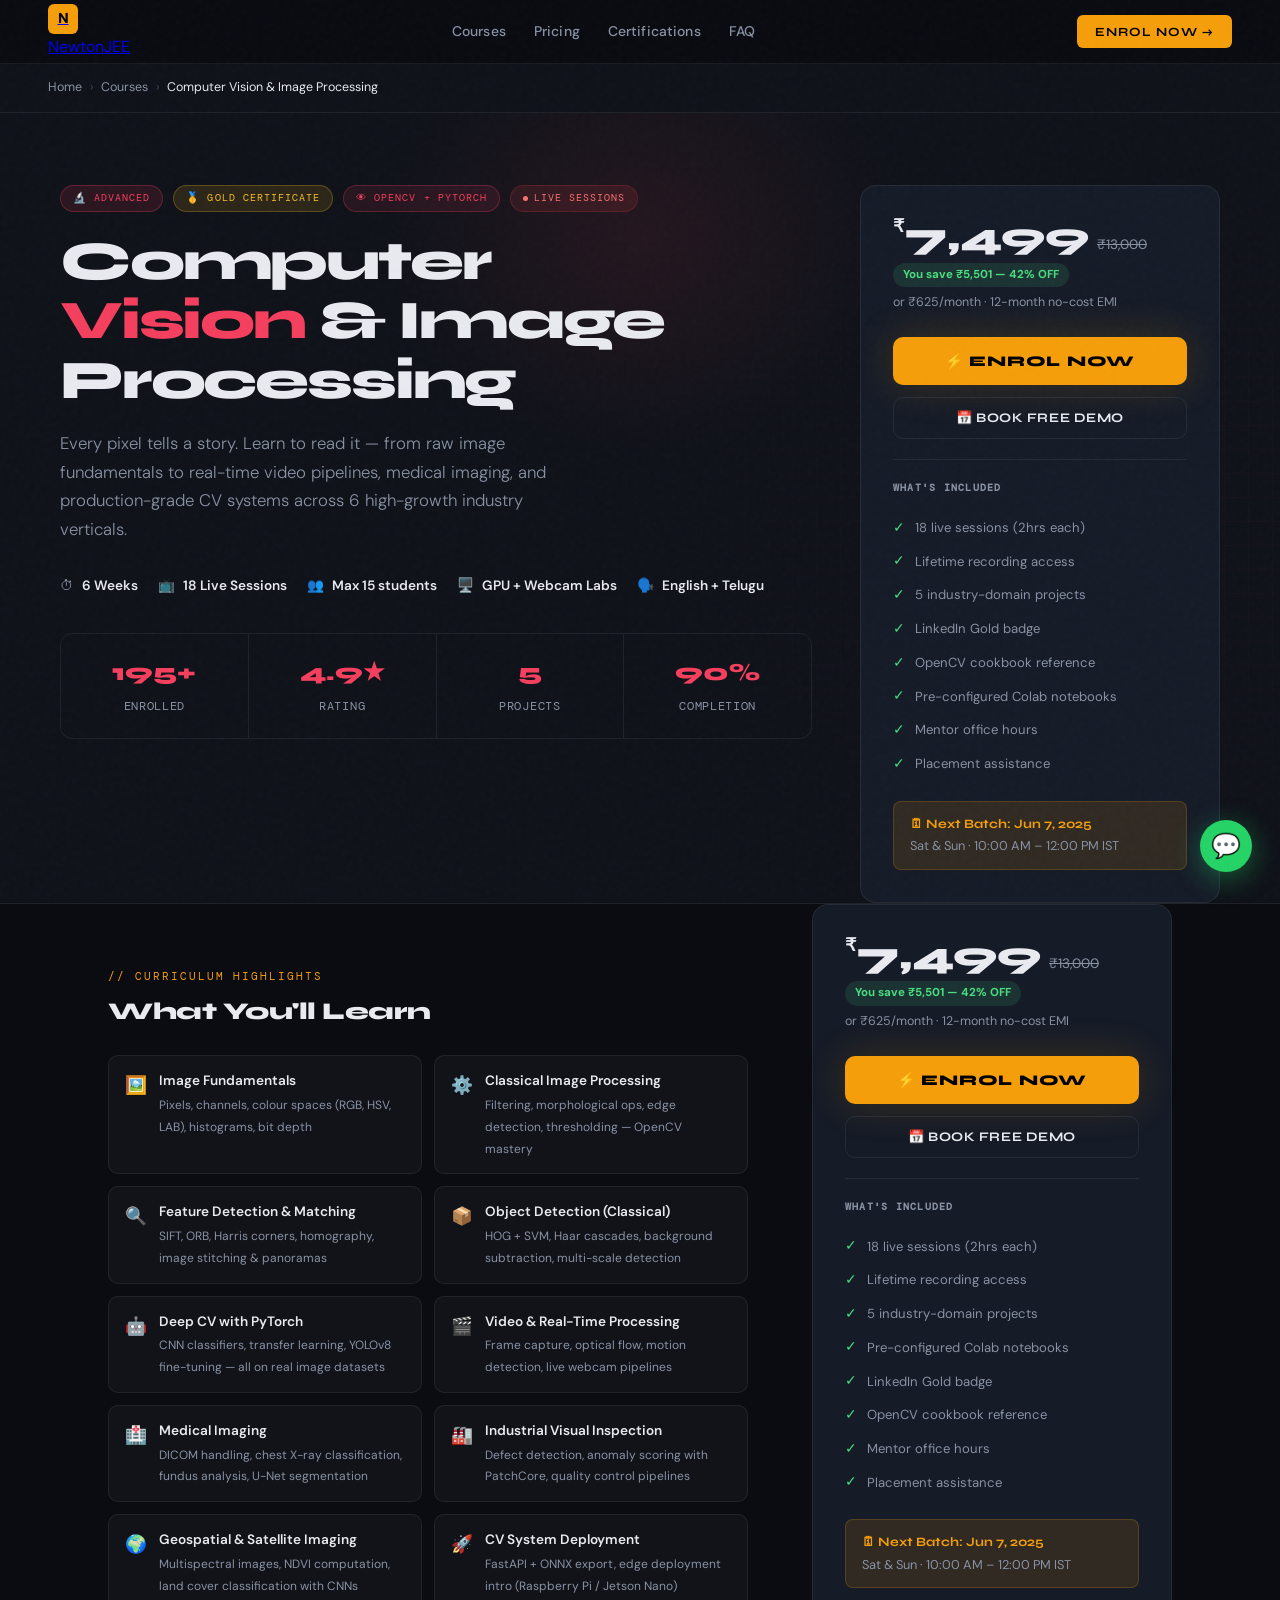
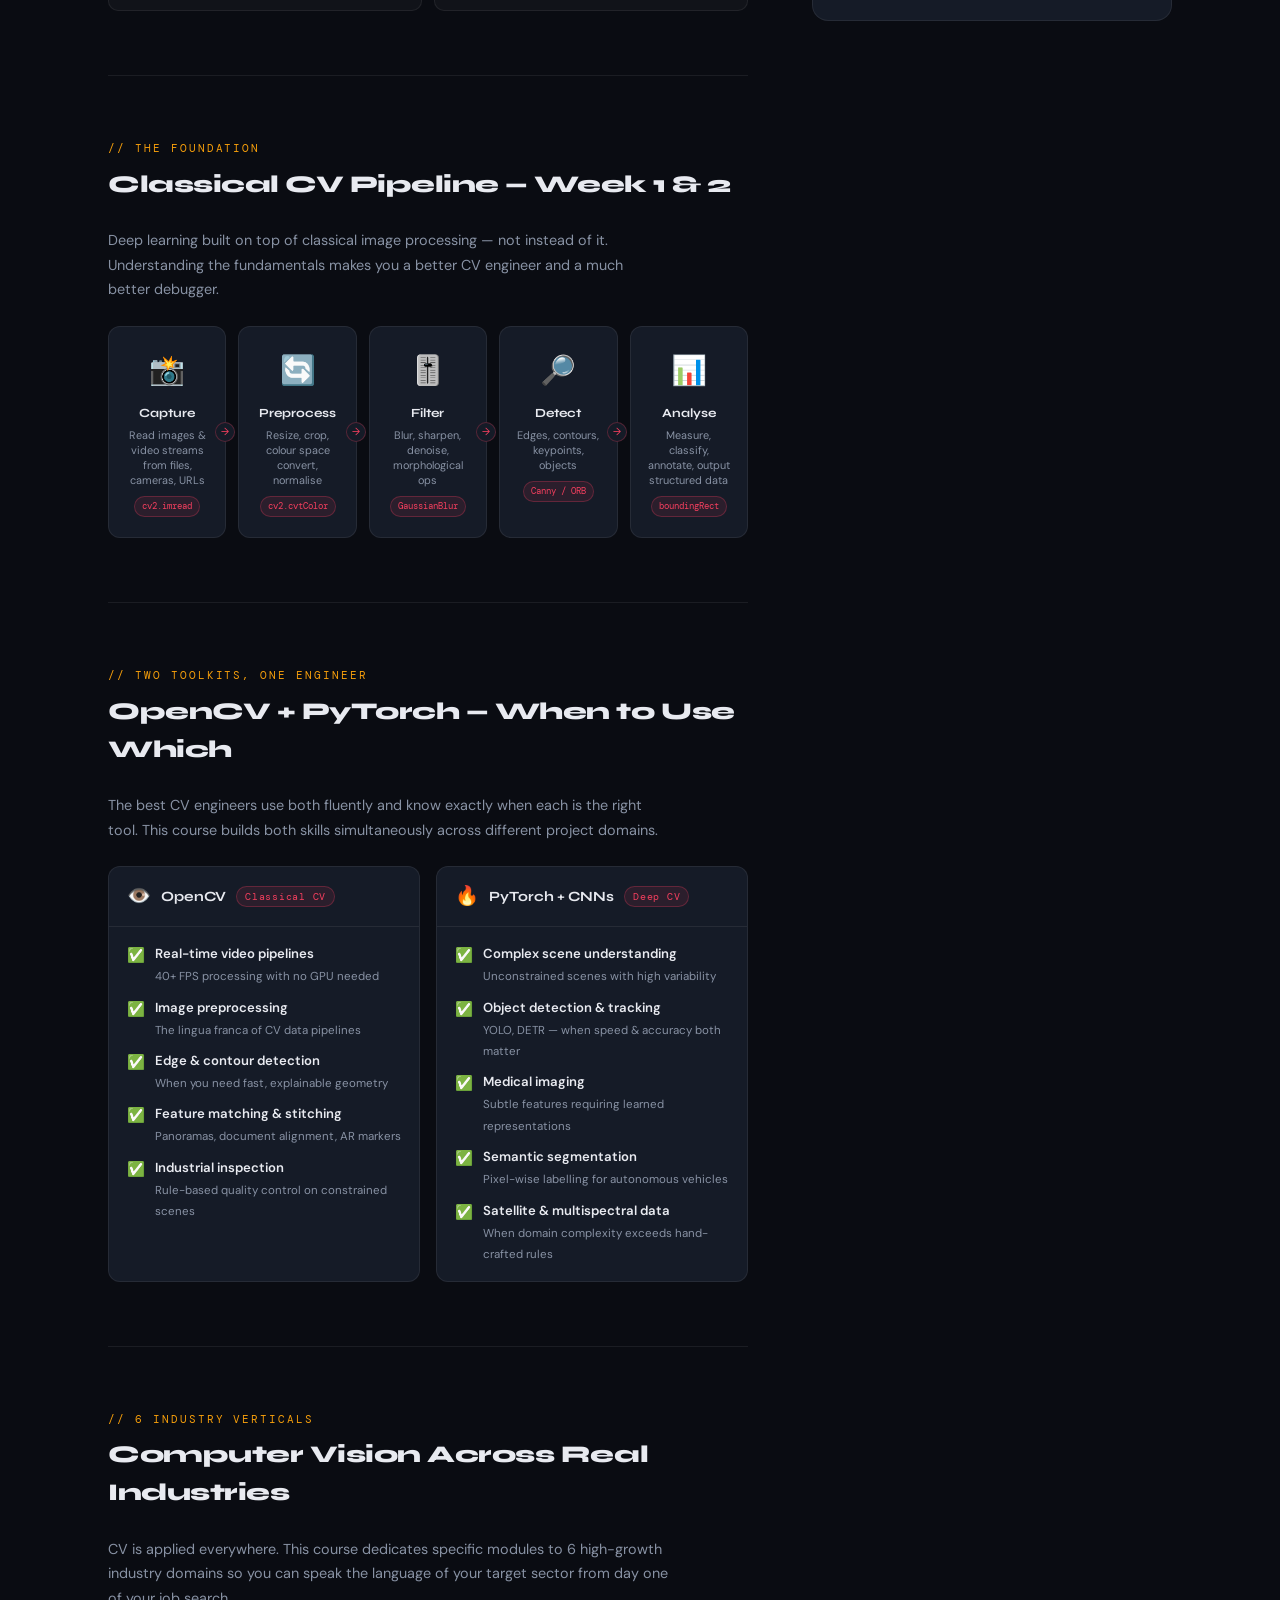
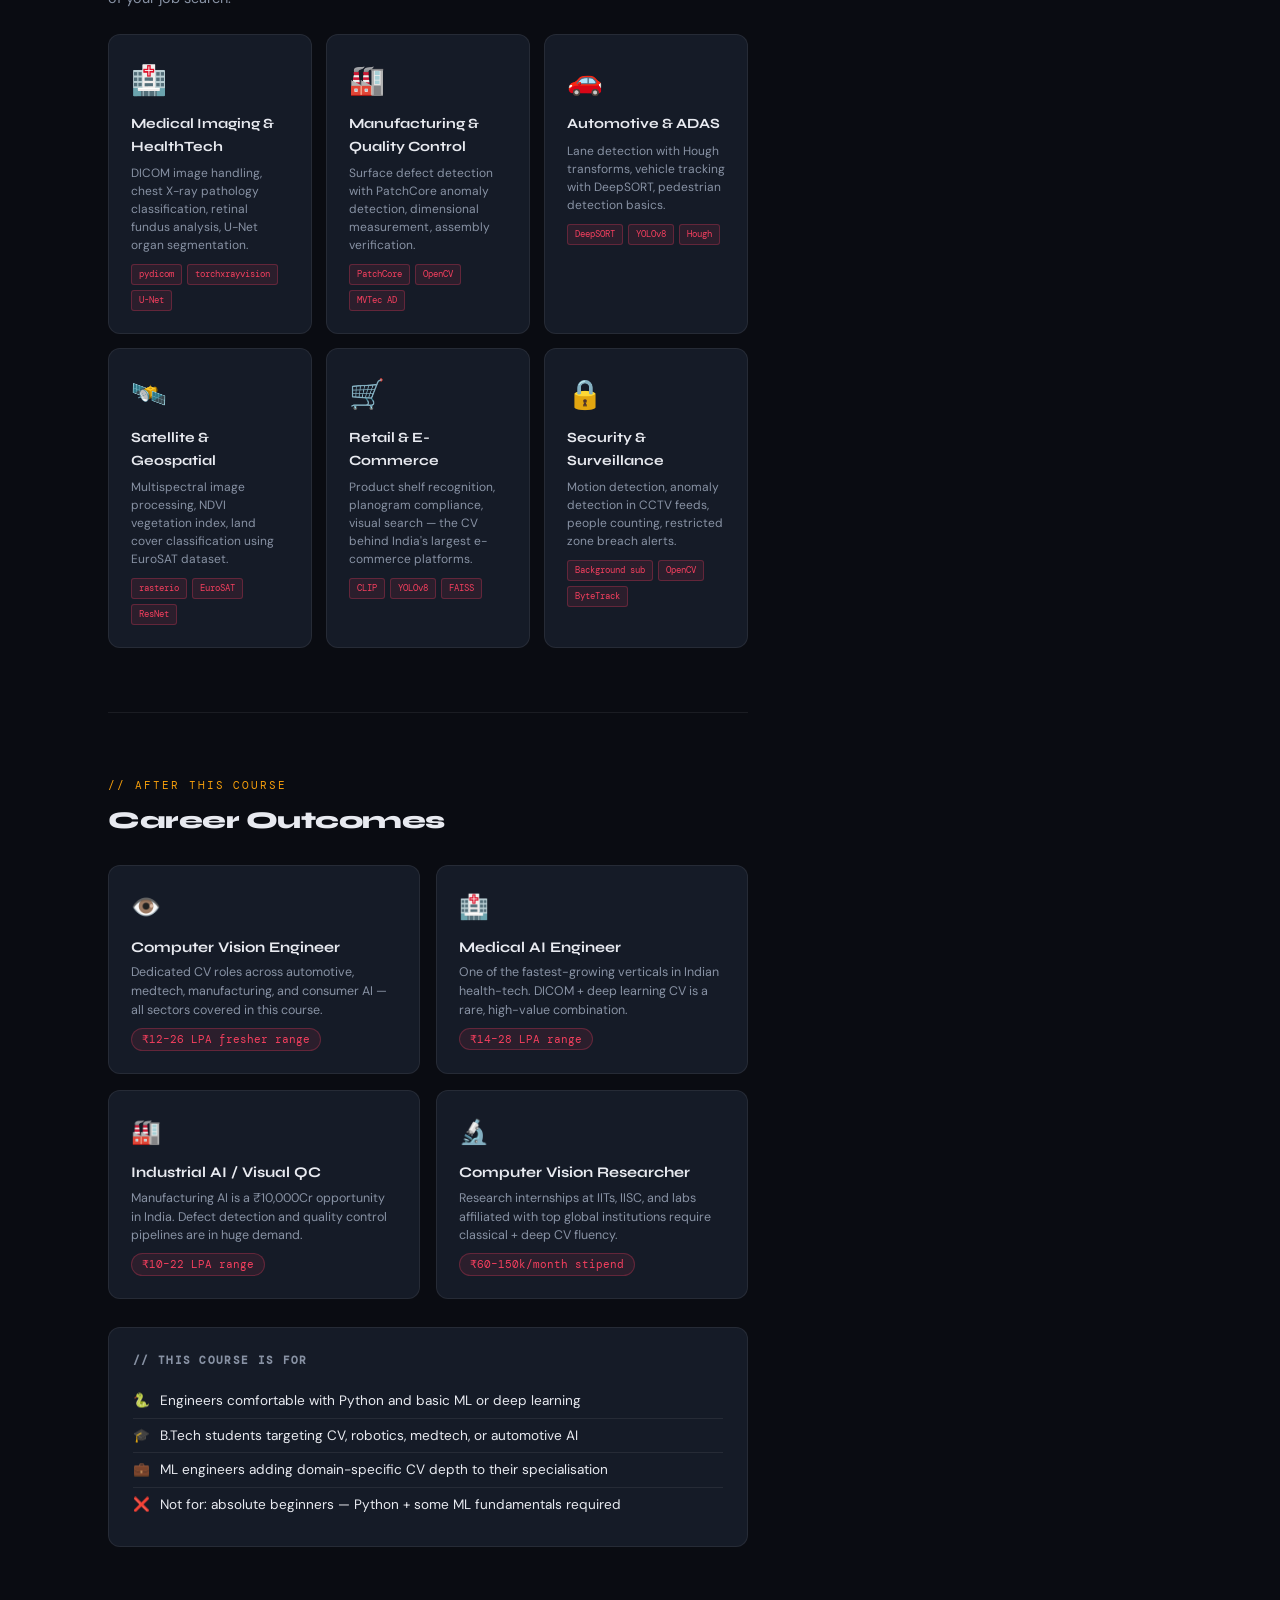
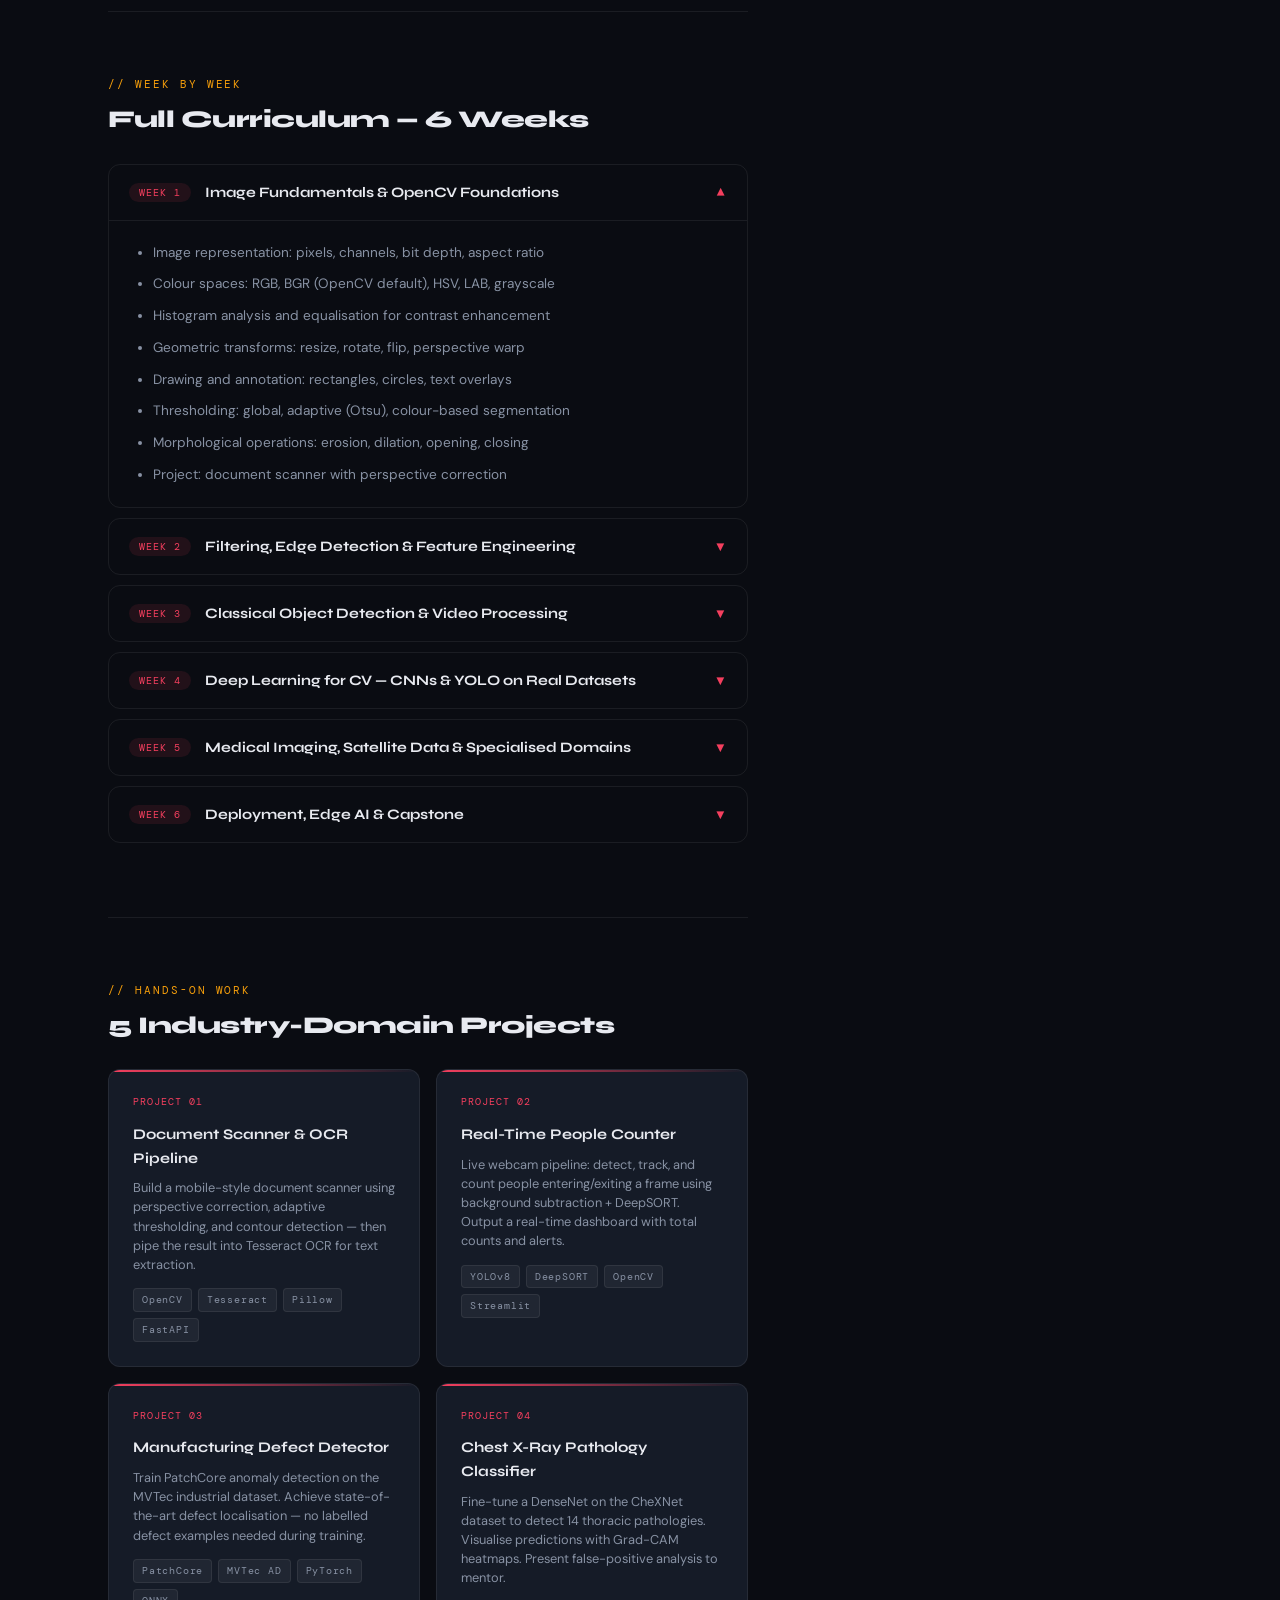
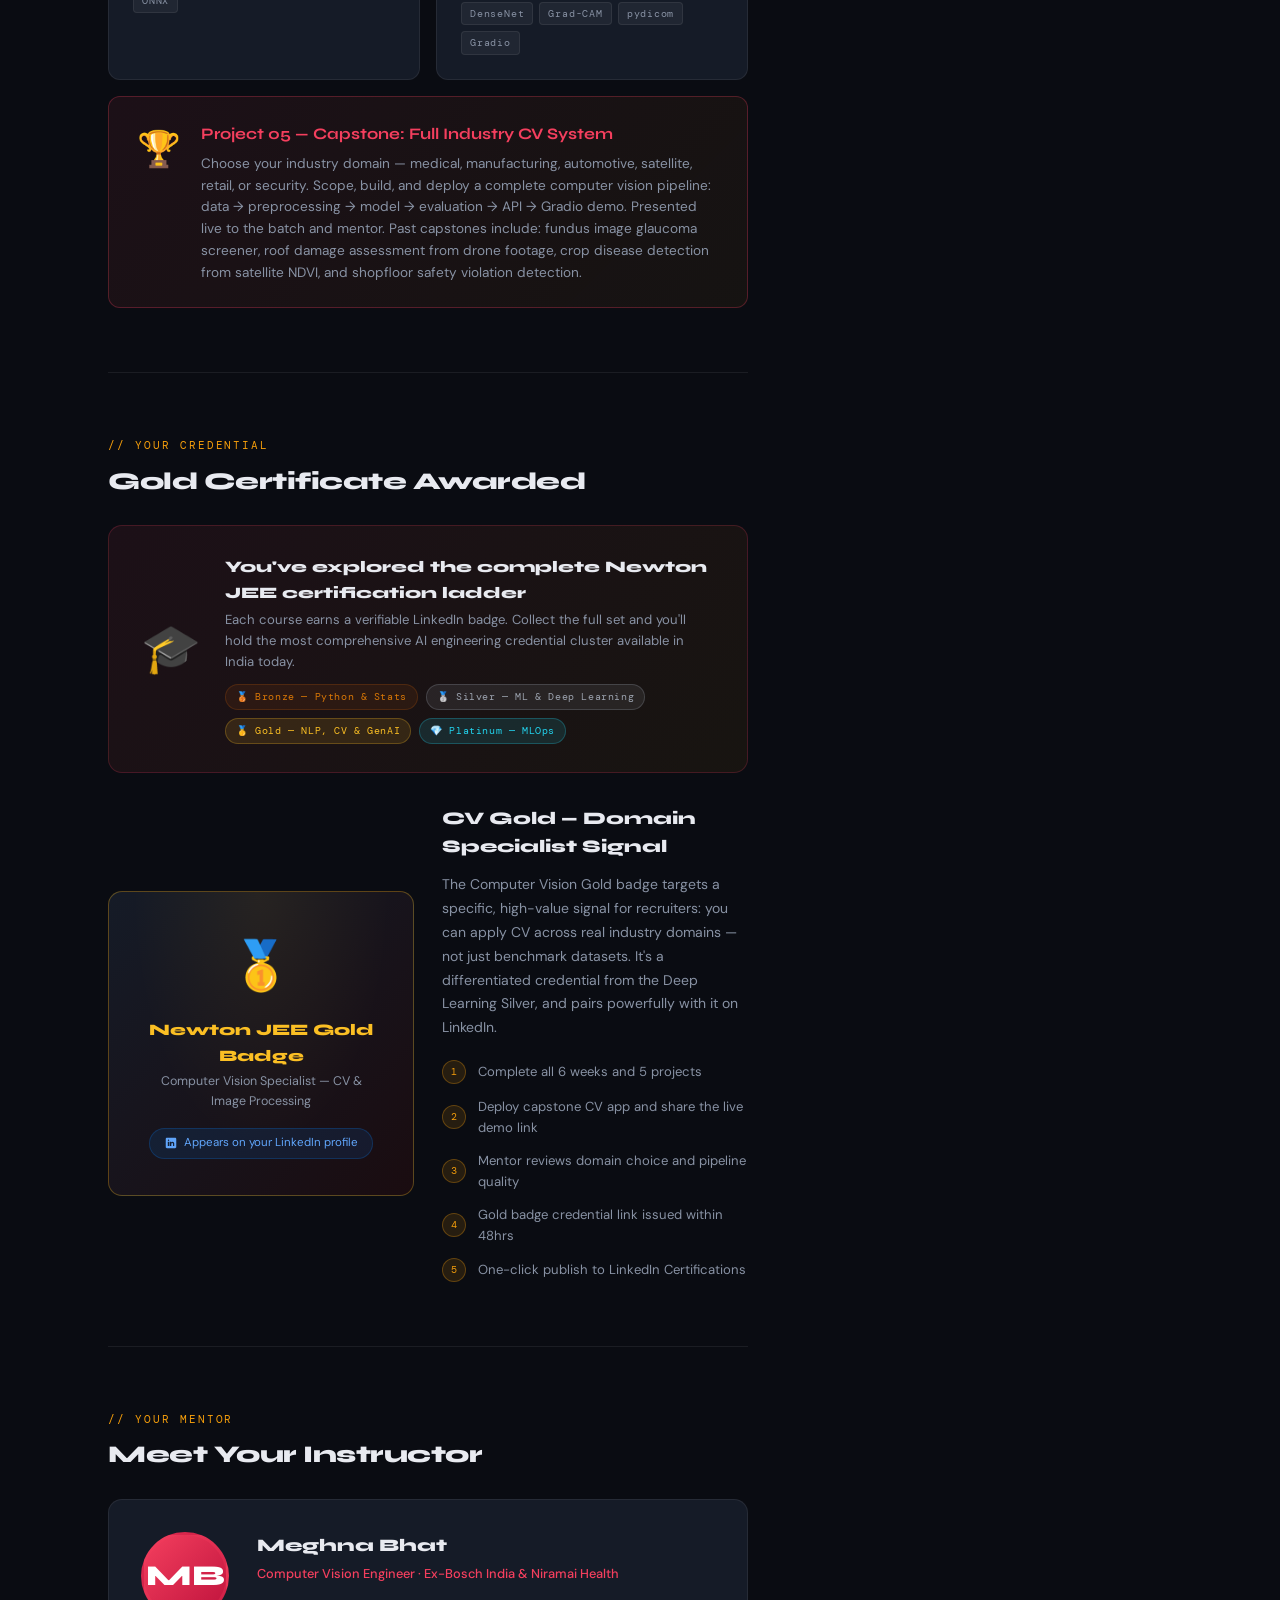
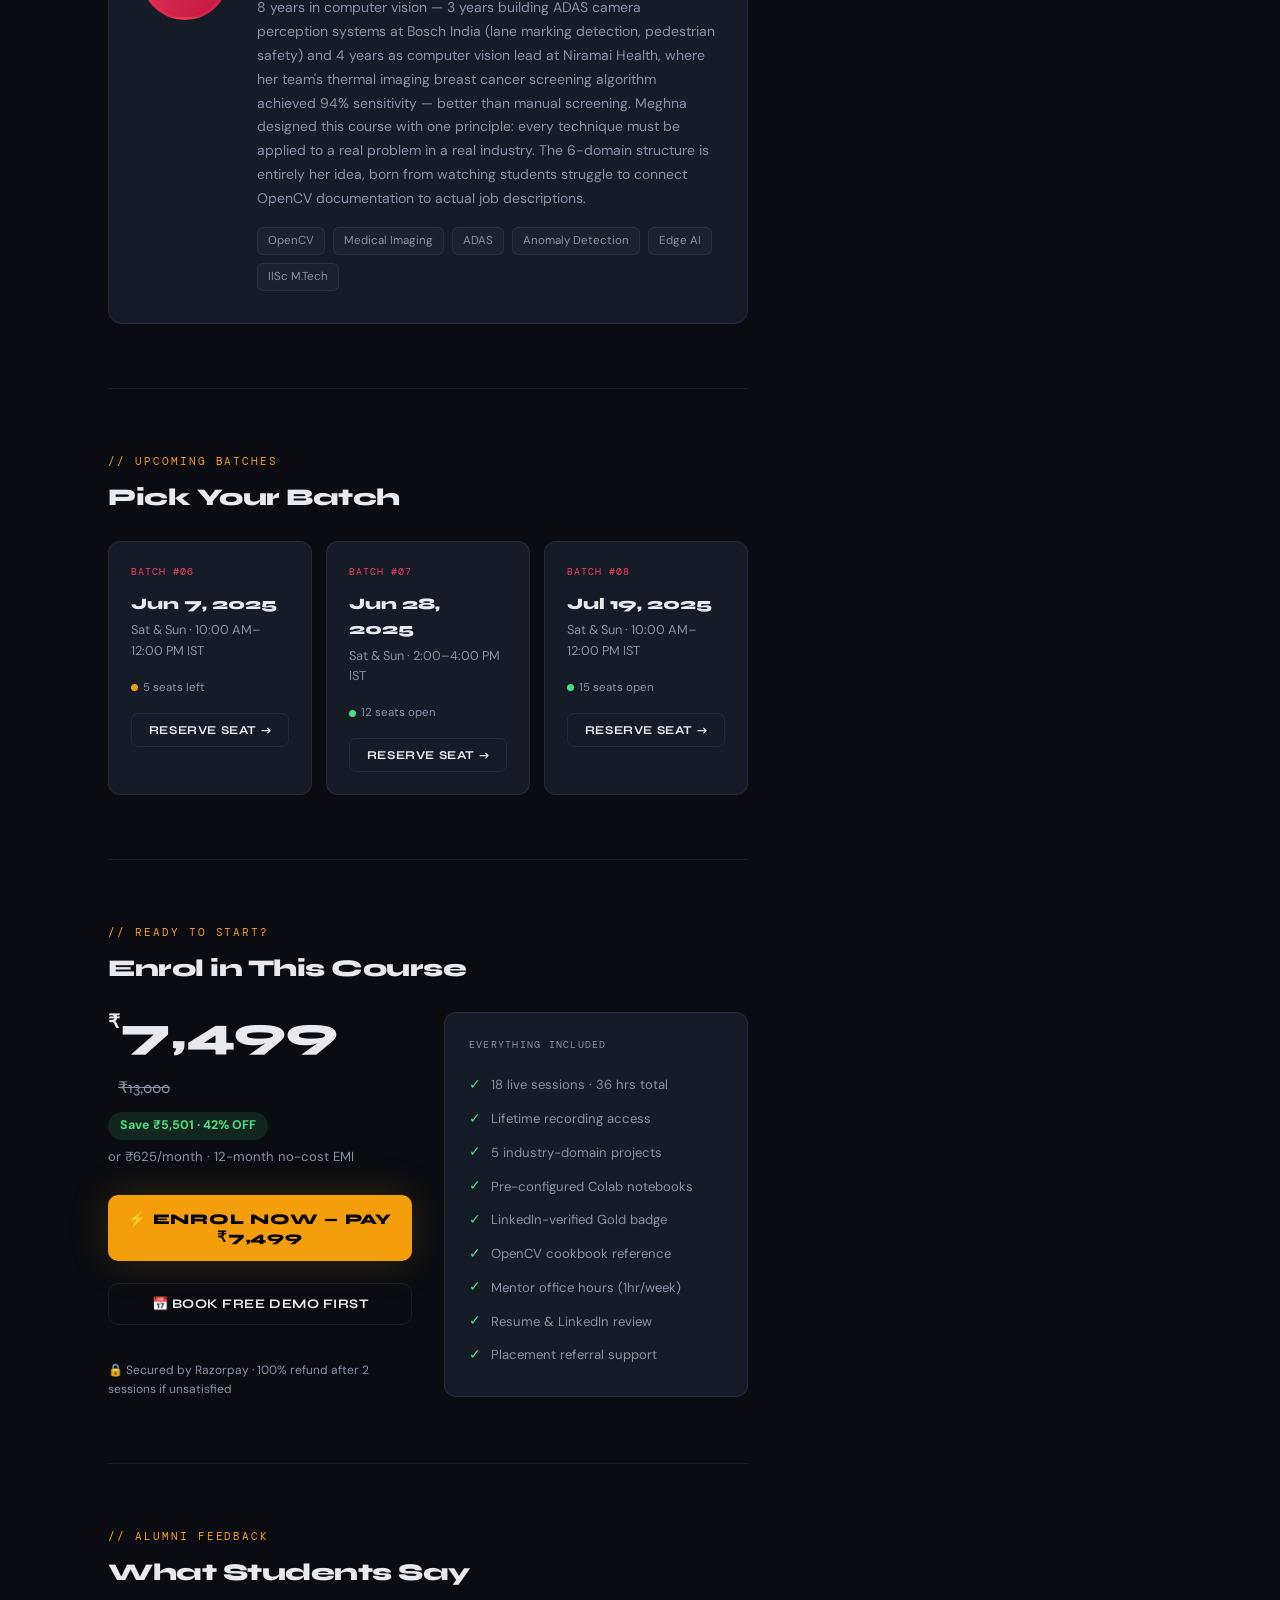
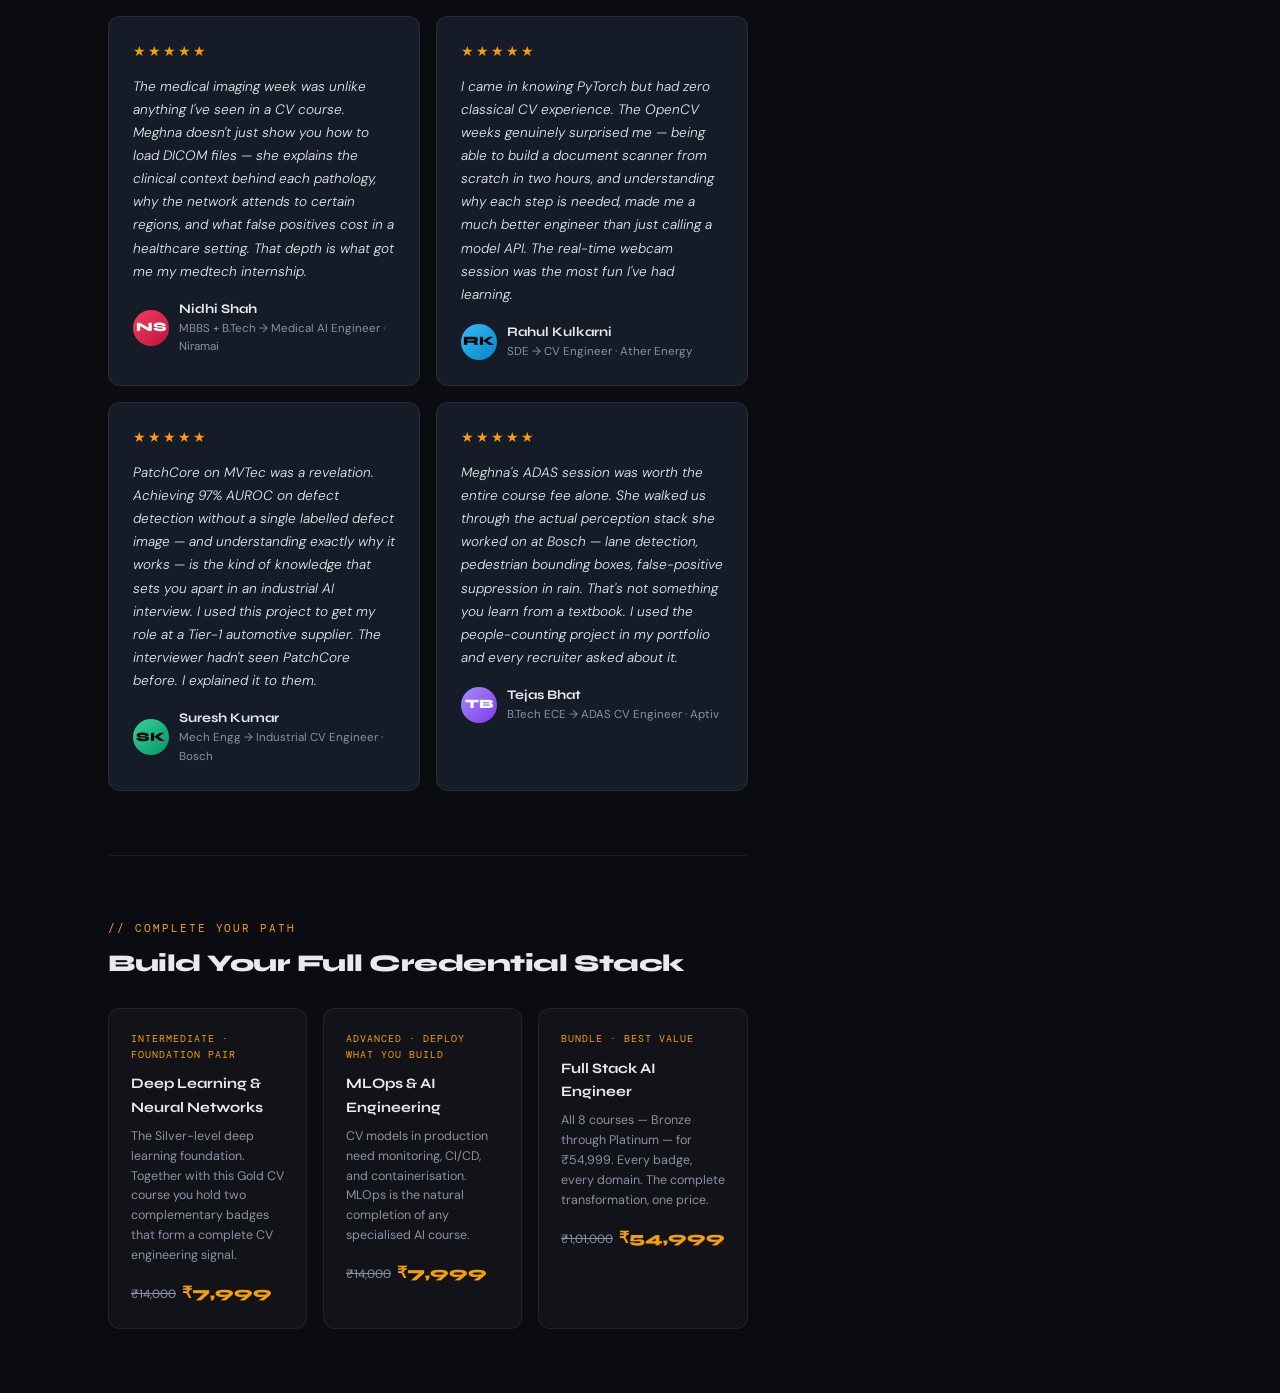
<file: course-computer-vision.html>
<!DOCTYPE html>
<html lang="en">
<head>
<meta charset="UTF-8">
<meta name="viewport" content="width=device-width, initial-scale=1.0">
<title>Computer Vision & Image Processing — Newton JEE</title>
<link rel="preconnect" href="https://fonts.googleapis.com">
<link href="https://fonts.googleapis.com/css2?family=Syne:wght@400;600;700;800&family=DM+Sans:ital,wght@0,300;0,400;0,500;1,300&family=DM+Mono:wght@400;500&display=swap" rel="stylesheet">
<link rel="stylesheet" href="shared.css">
<style>
  :root {
    --bg: #0a0c12;
    --bg2: #0f1219;
    --bg3: #151b27;
    --amber: #f59e0b;
    --amber2: #fbbf24;
    --amber-glow: rgba(245,158,11,0.12);
    --green: #4ade80;
    --text: #e8eaf0;
    --text-muted: #8892a4;
    --border: rgba(255,255,255,0.07);
    --card: rgba(255,255,255,0.03);
    /* course accent: rose-crimson — vision / "seeing" / human perception */
    --acc: #f43f5e;
    --acc2: #be123c;
    --acc-glow: rgba(244,63,94,0.1);
    --acc-border: rgba(244,63,94,0.28);
  }
  *, *::before, *::after { box-sizing: border-box; margin: 0; padding: 0; }
  html { scroll-behavior: smooth; }
  body { font-family: 'DM Sans', sans-serif; background: var(--bg); color: var(--text); overflow-x: hidden; line-height: 1.6; }
  body::before { content: ''; position: fixed; inset: 0; background-image: url("data:image/svg+xml,%3Csvg viewBox='0 0 200 200' xmlns='http://www.w3.org/2000/svg'%3E%3Cfilter id='n'%3E%3CfeTurbulence type='fractalNoise' baseFrequency='0.85' numOctaves='4' stitchTiles='stitch'/%3E%3C/filter%3E%3Crect width='100%25' height='100%25' filter='url(%23n)' opacity='1'/%3E%3C/svg%3E"); opacity: 0.022; pointer-events: none; z-index: 9999; }

  /* HEADER */
  header { position: sticky; top: 0; z-index: 100; background: rgba(10,12,18,0.93); backdrop-filter: blur(16px); border-bottom: 1px solid var(--border); padding: 0 48px; height: 64px; display: flex; align-items: center; justify-content: space-between; }
  .logo { font-family: 'Syne', sans-serif; font-weight: 800; font-size: 1.2rem; letter-spacing: -0.02em; display: flex; align-items: center; gap: 8px; text-decoration: none; color: var(--text); }
  .logo .acc-c { color: var(--amber); }
  .logo-icon { width: 30px; height: 30px; background: var(--amber); border-radius: 6px; display: flex; align-items: center; justify-content: center; font-size: 0.9rem; color: #000; font-weight: 900; }
  nav { display: flex; align-items: center; gap: 28px; }
  nav a { font-size: 0.875rem; font-weight: 500; color: var(--text-muted); text-decoration: none; transition: color 0.2s; }
  nav a:hover { color: var(--text); }
  .btn-header { background: var(--amber); color: #000; font-family: 'Syne', sans-serif; font-weight: 700; font-size: 0.78rem; letter-spacing: 0.08em; text-transform: uppercase; padding: 9px 18px; border-radius: 6px; border: none; cursor: pointer; transition: all 0.2s; }
  .btn-header:hover { background: var(--amber2); }

  /* BREADCRUMB */
  .breadcrumb { padding: 14px 48px; background: var(--bg2); border-bottom: 1px solid var(--border); font-size: 0.78rem; color: var(--text-muted); display: flex; align-items: center; gap: 8px; }
  .breadcrumb a { color: var(--text-muted); text-decoration: none; }
  .breadcrumb a:hover { color: var(--amber); }
  .breadcrumb .sep { opacity: 0.4; }
  .breadcrumb .current { color: var(--text); }

  /* HERO */
  .course-hero { position: relative; padding: 72px 48px 0; overflow: hidden; background: var(--bg2); border-bottom: 1px solid var(--border); }

  /* Unique: pixel/scanline grid — imaging sensor aesthetic */
  .hero-pixel-grid {
    position: absolute; inset: 0; pointer-events: none;
    background-image: 
      linear-gradient(rgba(244,63,94,0.045) 1px, transparent 1px),
      linear-gradient(90deg, rgba(244,63,94,0.045) 1px, transparent 1px);
    background-size: 24px 24px;
    mask-image: radial-gradient(ellipse 60% 90% at 85% 50%, black, transparent 70%);
  }
  /* RGB channel overlay */
  .hero-channels {
    position: absolute; top: 15%; right: 6%; pointer-events: none;
    display: flex; gap: 10px; align-items: flex-start;
    animation: fadeUp 0.9s 0.4s ease both;
  }
  .channel-col { display: flex; flex-direction: column; gap: 4px; align-items: center; }
  .channel-label { font-family: 'DM Mono', monospace; font-size: 0.55rem; letter-spacing: 0.1em; text-transform: uppercase; margin-bottom: 4px; }
  .channel-label.r { color: #f43f5e; }
  .channel-label.g { color: #4ade80; }
  .channel-label.b { color: #60a5fa; }
  .pixel-strip { display: flex; flex-direction: column; gap: 2px; }
  .px-cell { width: 22px; height: 8px; border-radius: 2px; opacity: 0.7; }
  .hero-glow { position: absolute; top: -15%; right: 4%; width: 560px; height: 480px; background: radial-gradient(ellipse, rgba(244,63,94,0.09), transparent 65%); pointer-events: none; }

  .hero-layout { position: relative; display: grid; grid-template-columns: 1fr 360px; gap: 48px; max-width: 1160px; margin: 0 auto; align-items: start; }
  .hero-left { padding-bottom: 72px; animation: fadeUp 0.7s ease both; }
  @keyframes fadeUp { from{opacity:0;transform:translateY(22px)} to{opacity:1;transform:translateY(0)} }

  .course-badge-row { display: flex; align-items: center; gap: 10px; margin-bottom: 20px; flex-wrap: wrap; }
  .badge { display: inline-flex; align-items: center; gap: 6px; font-family: 'DM Mono', monospace; font-size: 0.65rem; letter-spacing: 0.1em; text-transform: uppercase; padding: 4px 12px; border-radius: 100px; }
  .badge.advanced { background: rgba(244,63,94,0.12); color: var(--acc); border: 1px solid var(--acc-border); }
  .badge.gold      { background: rgba(251,191,36,0.12); color: #fbbf24; border: 1px solid rgba(251,191,36,0.25); }
  .badge.opencv    { background: var(--acc-glow); color: var(--acc); border: 1px solid var(--acc-border); }
  .badge.live      { background: rgba(239,68,68,0.12); color: #f87171; border: 1px solid rgba(239,68,68,0.2); }
  .badge .dot      { width: 5px; height: 5px; border-radius: 50%; background: currentColor; animation: pulse 2s infinite; }
  @keyframes pulse { 0%,100%{opacity:1} 50%{opacity:0.3} }

  .course-hero h1 { font-family: 'Syne', sans-serif; font-size: clamp(2rem, 4.5vw, 3.4rem); font-weight: 800; letter-spacing: -0.04em; line-height: 1.1; margin-bottom: 18px; }
  .course-hero h1 span { color: var(--acc); }
  .course-tagline { font-size: 1.05rem; color: var(--text-muted); font-weight: 300; max-width: 520px; margin-bottom: 32px; line-height: 1.7; }

  .meta-pills { display: flex; gap: 20px; flex-wrap: wrap; margin-bottom: 36px; }
  .meta-pill { display: flex; align-items: center; gap: 8px; font-size: 0.85rem; color: var(--text-muted); }
  .meta-pill strong { color: var(--text); font-weight: 600; }

  .hero-stats { display: flex; gap: 0; border: 1px solid var(--border); border-radius: 12px; overflow: hidden; }
  .hstat { flex: 1; padding: 20px; border-right: 1px solid var(--border); text-align: center; }
  .hstat:last-child { border-right: none; }
  .hstat .num { font-family: 'Syne', sans-serif; font-size: 1.5rem; font-weight: 800; color: var(--acc); display: block; }
  .hstat .lbl { font-size: 0.72rem; color: var(--text-muted); text-transform: uppercase; letter-spacing: 0.06em; font-family: 'DM Mono', monospace; }

  /* ENROL CARD */
  .enrol-card { background: var(--bg3); border: 1px solid var(--border); border-radius: 16px; padding: 32px; position: sticky; top: 80px; animation: fadeUp 0.6s 0.2s ease both; }
  .enrol-fee { font-family: 'Syne', sans-serif; font-size: 2.4rem; font-weight: 800; line-height: 1; }
  .enrol-fee sup { font-size: 1.1rem; vertical-align: top; margin-top: 8px; }
  .enrol-mrp { font-size: 0.85rem; color: var(--text-muted); text-decoration: line-through; margin-left: 8px; }
  .enrol-save { display: inline-block; background: rgba(74,222,128,0.12); color: var(--green); font-size: 0.72rem; font-weight: 700; padding: 3px 10px; border-radius: 100px; margin: 6px 0; }
  .enrol-emi { font-size: 0.78rem; color: var(--text-muted); margin-bottom: 24px; }
  .btn-enrol-main { width: 100%; padding: 15px; background: var(--amber); color: #000; font-family: 'Syne', sans-serif; font-weight: 800; font-size: 0.92rem; letter-spacing: 0.05em; text-transform: uppercase; border: none; border-radius: 10px; cursor: pointer; transition: all 0.2s; margin-bottom: 12px; box-shadow: 0 0 40px rgba(245,158,11,0.18); }
  .btn-enrol-main:hover { background: var(--amber2); transform: translateY(-2px); box-shadow: 0 8px 40px rgba(245,158,11,0.32); }
  .btn-demo-sm { width: 100%; padding: 12px; background: transparent; border: 1px solid var(--border); color: var(--text); font-family: 'Syne', sans-serif; font-weight: 700; font-size: 0.82rem; letter-spacing: 0.04em; text-transform: uppercase; border-radius: 10px; cursor: pointer; transition: all 0.2s; margin-bottom: 20px; }
  .btn-demo-sm:hover { border-color: var(--amber); color: var(--amber); }
  .card-includes { border-top: 1px solid var(--border); padding-top: 20px; }
  .card-includes h5 { font-family: 'DM Mono', monospace; font-size: 0.65rem; letter-spacing: 0.12em; text-transform: uppercase; color: var(--text-muted); margin-bottom: 14px; }
  .include-row { display: flex; align-items: center; gap: 10px; font-size: 0.82rem; color: var(--text-muted); padding: 6px 0; }
  .include-row .ck { color: var(--green); font-size: 0.85rem; flex-shrink: 0; }
  .next-batch { margin-top: 20px; background: var(--amber-glow); border: 1px solid rgba(245,158,11,0.2); border-radius: 8px; padding: 12px 16px; font-size: 0.8rem; }
  .next-batch strong { color: var(--amber); display: block; margin-bottom: 2px; font-family: 'Syne', sans-serif; }
  .next-batch span { color: var(--text-muted); }

  /* PAGE BODY */
  .page-body { max-width: 1160px; margin: 0 auto; padding: 0 48px; }
  .content-grid { display: grid; grid-template-columns: 1fr 360px; gap: 64px; align-items: start; }
  .content-main { min-width: 0; }
  .content-side { position: sticky; top: 80px; }

  section.body-section { padding: 64px 0; border-bottom: 1px solid var(--border); }
  section.body-section:last-child { border-bottom: none; }
  .sec-label { font-family: 'DM Mono', monospace; font-size: 0.68rem; letter-spacing: 0.18em; text-transform: uppercase; color: var(--amber); margin-bottom: 8px; }
  .sec-title { font-family: 'Syne', sans-serif; font-size: 1.5rem; font-weight: 800; letter-spacing: -0.02em; margin-bottom: 24px; }

  /* LEARN GRID */
  .learn-grid { display: grid; grid-template-columns: 1fr 1fr; gap: 12px; }
  .learn-item { display: flex; align-items: flex-start; gap: 12px; background: var(--card); border: 1px solid var(--border); border-radius: 10px; padding: 14px 16px; font-size: 0.85rem; transition: border-color 0.2s; }
  .learn-item:hover { border-color: var(--acc-border); }
  .learn-item .li-icon { font-size: 1.1rem; flex-shrink: 0; margin-top: 1px; }
  .learn-item .li-text strong { display: block; font-weight: 600; font-size: 0.85rem; margin-bottom: 2px; }
  .learn-item .li-text span { font-size: 0.75rem; color: var(--text-muted); }

  /* IMAGE PROCESSING PIPELINE (unique — before/after visual) */
  .ip-pipeline { display: grid; grid-template-columns: repeat(5, 1fr); gap: 12px; }
  .ip-step { background: var(--bg3); border: 1px solid var(--border); border-radius: 12px; padding: 20px 16px; text-align: center; position: relative; transition: all 0.2s; }
  .ip-step:hover { border-color: var(--acc-border); }
  .ip-step::after { content: '→'; position: absolute; right: -10px; top: 50%; transform: translateY(-50%); color: var(--acc); font-size: 0.9rem; background: var(--bg3); border: 1px solid var(--acc-border); border-radius: 50%; width: 20px; height: 20px; display: flex; align-items: center; justify-content: center; font-size: 0.65rem; z-index: 2; }
  .ip-step:last-child::after { display: none; }
  .ip-icon { font-size: 1.8rem; display: block; margin-bottom: 10px; }
  .ip-step h4 { font-family: 'Syne', sans-serif; font-size: 0.78rem; font-weight: 700; margin-bottom: 5px; }
  .ip-step p { font-size: 0.68rem; color: var(--text-muted); line-height: 1.4; }
  .ip-tag { display: inline-block; margin-top: 8px; font-family: 'DM Mono', monospace; font-size: 0.58rem; background: var(--acc-glow); color: var(--acc); border: 1px solid var(--acc-border); border-radius: 100px; padding: 2px 7px; }

  /* INDUSTRY DOMAINS (unique) */
  .domains-grid { display: grid; grid-template-columns: repeat(3, 1fr); gap: 14px; }
  .domain-card { background: var(--bg3); border: 1px solid var(--border); border-radius: 12px; padding: 22px; transition: all 0.25s; position: relative; overflow: hidden; }
  .domain-card:hover { border-color: var(--acc-border); transform: translateY(-2px); }
  .domain-card::before { content: ''; position: absolute; top: 0; left: 0; right: 0; height: 2px; background: linear-gradient(90deg, var(--acc), transparent); opacity: 0; transition: opacity 0.3s; }
  .domain-card:hover::before { opacity: 1; }
  .domain-icon { font-size: 1.8rem; margin-bottom: 10px; display: block; }
  .domain-card h4 { font-family: 'Syne', sans-serif; font-size: 0.88rem; font-weight: 700; margin-bottom: 6px; }
  .domain-card p { font-size: 0.75rem; color: var(--text-muted); line-height: 1.5; margin-bottom: 10px; }
  .domain-tools { display: flex; flex-wrap: wrap; gap: 5px; }
  .domain-tool { font-family: 'DM Mono', monospace; font-size: 0.58rem; background: var(--acc-glow); color: var(--acc); border: 1px solid var(--acc-border); padding: 2px 7px; border-radius: 3px; }

  /* OPENCV vs PIL (unique comparison) */
  .compare-2col { display: grid; grid-template-columns: 1fr 1fr; gap: 16px; }
  .compare-box { background: var(--bg3); border: 1px solid var(--border); border-radius: 12px; overflow: hidden; }
  .compare-box-header { padding: 14px 18px; border-bottom: 1px solid var(--border); display: flex; align-items: center; gap: 10px; }
  .compare-box-title { font-family: 'Syne', sans-serif; font-size: 0.88rem; font-weight: 700; }
  .compare-box-badge { font-family: 'DM Mono', monospace; font-size: 0.6rem; letter-spacing: 0.08em; padding: 2px 8px; border-radius: 100px; }
  .badge-primary { background: var(--acc-glow); color: var(--acc); border: 1px solid var(--acc-border); }
  .badge-secondary { background: rgba(255,255,255,0.05); color: var(--text-muted); border: 1px solid var(--border); }
  .compare-list { padding: 16px 18px; display: flex; flex-direction: column; gap: 10px; }
  .compare-item { display: flex; align-items: flex-start; gap: 10px; font-size: 0.82rem; }
  .compare-item .ci-icon { flex-shrink: 0; font-size: 0.9rem; margin-top: 1px; }
  .compare-item .ci-text strong { display: block; font-weight: 600; font-size: 0.82rem; margin-bottom: 1px; }
  .compare-item .ci-text span { font-size: 0.72rem; color: var(--text-muted); }

  /* OUTCOMES */
  .outcomes-grid { display: grid; grid-template-columns: 1fr 1fr; gap: 16px; margin-bottom: 28px; }
  .outcome-card { background: var(--bg3); border: 1px solid var(--border); border-radius: 12px; padding: 22px; transition: all 0.2s; }
  .outcome-card:hover { border-color: var(--acc-border); }
  .outcome-icon { font-size: 1.5rem; margin-bottom: 10px; display: block; }
  .outcome-card h4 { font-family: 'Syne', sans-serif; font-size: 0.92rem; font-weight: 700; margin-bottom: 4px; }
  .outcome-card p { font-size: 0.78rem; color: var(--text-muted); line-height: 1.5; }
  .salary-badge { display: inline-flex; align-items: center; gap: 4px; background: var(--acc-glow); color: var(--acc); border: 1px solid var(--acc-border); border-radius: 100px; padding: 2px 10px; font-size: 0.68rem; font-family: 'DM Mono', monospace; margin-top: 8px; }

  .who-for { background: var(--bg3); border: 1px solid var(--border); border-radius: 12px; padding: 24px; margin-top: 20px; }
  .who-for h4 { font-family: 'DM Mono', monospace; font-size: 0.68rem; letter-spacing: 0.12em; text-transform: uppercase; color: var(--text-muted); margin-bottom: 14px; }
  .who-row { display: flex; align-items: center; gap: 10px; font-size: 0.85rem; padding: 6px 0; border-bottom: 1px solid var(--border); }
  .who-row:last-child { border-bottom: none; }

  /* CURRICULUM */
  .week-item { border: 1px solid var(--border); border-radius: 12px; margin-bottom: 10px; overflow: hidden; }
  .week-header { width: 100%; background: none; border: none; color: var(--text); padding: 18px 20px; cursor: pointer; display: flex; align-items: center; gap: 14px; text-align: left; transition: background 0.2s; }
  .week-header:hover { background: rgba(255,255,255,0.02); }
  .week-num { font-family: 'DM Mono', monospace; font-size: 0.65rem; letter-spacing: 0.1em; background: var(--acc-glow); color: var(--acc); padding: 3px 10px; border-radius: 100px; white-space: nowrap; flex-shrink: 0; }
  .week-title { font-family: 'Syne', sans-serif; font-size: 0.9rem; font-weight: 700; flex: 1; }
  .week-ch { color: var(--acc); transition: transform 0.3s; margin-left: auto; flex-shrink: 0; }
  .week-item.open .week-ch { transform: rotate(180deg); }
  .week-body { max-height: 0; overflow: hidden; transition: max-height 0.35s ease; }
  .week-item.open .week-body { max-height: 520px; border-top: 1px solid var(--border); }
  .week-body ul { padding: 16px 20px 16px 44px; }
  .week-body li { font-size: 0.85rem; color: var(--text-muted); padding: 5px 0; list-style: disc; }

  /* PROJECTS */
  .projects-grid { display: grid; grid-template-columns: 1fr 1fr; gap: 16px; }
  .project-card { background: var(--bg3); border: 1px solid var(--border); border-radius: 12px; padding: 24px; position: relative; overflow: hidden; transition: all 0.25s; }
  .project-card:hover { border-color: var(--acc-border); transform: translateY(-3px); }
  .project-card::before { content: ''; position: absolute; top: 0; left: 0; width: 100%; height: 2px; background: linear-gradient(90deg, var(--acc), transparent); }
  .proj-number { font-family: 'DM Mono', monospace; font-size: 0.65rem; letter-spacing: 0.1em; color: var(--acc); margin-bottom: 12px; }
  .project-card h4 { font-family: 'Syne', sans-serif; font-size: 0.92rem; font-weight: 700; margin-bottom: 8px; }
  .project-card p { font-size: 0.8rem; color: var(--text-muted); margin-bottom: 14px; line-height: 1.5; }
  .tool-tags { display: flex; flex-wrap: wrap; gap: 6px; }
  .tool-tag { font-family: 'DM Mono', monospace; font-size: 0.62rem; letter-spacing: 0.08em; background: rgba(255,255,255,0.05); border: 1px solid var(--border); padding: 3px 8px; border-radius: 4px; color: var(--text-muted); }

  /* CERT */
  .cert-showcase { display: grid; grid-template-columns: 1fr 1fr; gap: 28px; align-items: center; }
  .cert-visual { background: linear-gradient(135deg, var(--bg3), #1a0c10); border: 1px solid rgba(251,191,36,0.3); border-radius: 14px; padding: 36px; text-align: center; position: relative; overflow: hidden; }
  .cert-visual::before { content: ''; position: absolute; inset: 0; background: radial-gradient(ellipse at top, rgba(251,191,36,0.07), transparent 60%); }
  .cert-emoji { font-size: 3rem; display: block; margin-bottom: 12px; position: relative; }
  .cert-visual h4 { font-family: 'Syne', sans-serif; font-size: 1rem; font-weight: 800; margin-bottom: 4px; position: relative; color: #fbbf24; }
  .cert-visual p { font-size: 0.78rem; color: var(--text-muted); position: relative; }
  .cert-li-badge { margin-top: 16px; display: inline-flex; align-items: center; gap: 6px; background: rgba(10,102,194,0.15); border: 1px solid rgba(10,102,194,0.3); border-radius: 100px; padding: 5px 14px; font-size: 0.72rem; color: #60a5fa; position: relative; }
  .cert-info h4 { font-family: 'Syne', sans-serif; font-size: 1.1rem; font-weight: 800; margin-bottom: 12px; }
  .cert-info p { font-size: 0.875rem; color: var(--text-muted); margin-bottom: 20px; line-height: 1.7; }
  .cert-steps { display: flex; flex-direction: column; gap: 12px; }
  .cert-step { display: flex; align-items: center; gap: 12px; font-size: 0.82rem; }
  .cert-step .cs-num { width: 24px; height: 24px; background: var(--amber-glow); border: 1px solid rgba(245,158,11,0.3); border-radius: 50%; display: flex; align-items: center; justify-content: center; font-family: 'DM Mono', monospace; font-size: 0.65rem; color: var(--amber); flex-shrink: 0; }
  .cert-step span { color: var(--text-muted); }

  /* INSTRUCTOR */
  .instructor-card { background: var(--bg3); border: 1px solid var(--border); border-radius: 14px; padding: 32px; display: grid; grid-template-columns: auto 1fr; gap: 28px; align-items: start; }
  .instructor-avatar { width: 88px; height: 88px; border-radius: 50%; background: linear-gradient(135deg, var(--acc), var(--acc2)); display: flex; align-items: center; justify-content: center; font-family: 'Syne', sans-serif; font-size: 1.8rem; font-weight: 800; color: #fff; flex-shrink: 0; border: 3px solid var(--acc-border); }
  .instructor-name { font-family: 'Syne', sans-serif; font-size: 1.1rem; font-weight: 800; margin-bottom: 4px; }
  .instructor-role { font-size: 0.8rem; color: var(--acc); margin-bottom: 12px; font-weight: 500; }
  .instructor-bio { font-size: 0.875rem; color: var(--text-muted); line-height: 1.7; margin-bottom: 16px; }
  .instructor-tags { display: flex; flex-wrap: wrap; gap: 8px; }
  .inst-tag { font-size: 0.72rem; background: var(--card); border: 1px solid var(--border); padding: 4px 10px; border-radius: 6px; color: var(--text-muted); }

  /* SCHEDULE */
  .schedule-grid { display: grid; grid-template-columns: repeat(3, 1fr); gap: 14px; }
  .schedule-card { background: var(--bg3); border: 1px solid var(--border); border-radius: 12px; padding: 22px; transition: border-color 0.2s; }
  .schedule-card:hover { border-color: var(--acc-border); }
  .sch-batch { font-family: 'DM Mono', monospace; font-size: 0.65rem; letter-spacing: 0.1em; color: var(--acc); text-transform: uppercase; margin-bottom: 10px; }
  .sch-date { font-family: 'Syne', sans-serif; font-size: 1rem; font-weight: 800; margin-bottom: 4px; }
  .sch-time { font-size: 0.8rem; color: var(--text-muted); margin-bottom: 12px; }
  .sch-seats { display: inline-flex; align-items: center; gap: 5px; font-size: 0.72rem; color: var(--text-muted); }
  .seat-dot { width: 7px; height: 7px; border-radius: 50%; }
  .seat-dot.open { background: var(--green); }
  .seat-dot.low  { background: var(--amber); }
  .sch-btn { width: 100%; margin-top: 14px; padding: 9px; border-radius: 7px; cursor: pointer; font-family: 'Syne', sans-serif; font-size: 0.75rem; font-weight: 700; letter-spacing: 0.05em; text-transform: uppercase; transition: all 0.2s; border: 1px solid var(--border); background: transparent; color: var(--text); }
  .sch-btn:hover { background: var(--amber); border-color: var(--amber); color: #000; }

  /* REVIEWS */
  .reviews-grid { display: grid; grid-template-columns: 1fr 1fr; gap: 16px; }
  .review-card { background: var(--bg3); border: 1px solid var(--border); border-radius: 12px; padding: 24px; }
  .review-stars { color: var(--amber); font-size: 0.85rem; letter-spacing: 2px; margin-bottom: 12px; }
  .review-card blockquote { font-size: 0.85rem; color: var(--text); line-height: 1.7; font-style: italic; font-weight: 300; margin-bottom: 16px; }
  .reviewer { display: flex; align-items: center; gap: 10px; }
  .rev-avatar { width: 36px; height: 36px; border-radius: 50%; display: flex; align-items: center; justify-content: center; font-family: 'Syne', sans-serif; font-size: 0.8rem; font-weight: 800; flex-shrink: 0; }
  .rev-name { font-family: 'Syne', sans-serif; font-size: 0.82rem; font-weight: 700; }
  .rev-role { font-size: 0.72rem; color: var(--text-muted); }

  /* RELATED */
  .related-grid { display: grid; grid-template-columns: repeat(3, 1fr); gap: 16px; }
  .related-card { background: var(--card); border: 1px solid var(--border); border-radius: 12px; padding: 22px; transition: all 0.25s; text-decoration: none; color: var(--text); display: block; }
  .related-card:hover { border-color: rgba(245,158,11,0.25); transform: translateY(-3px); }
  .rel-tag { font-family: 'DM Mono', monospace; font-size: 0.62rem; letter-spacing: 0.1em; color: var(--amber); text-transform: uppercase; margin-bottom: 10px; display: block; }
  .related-card h4 { font-family: 'Syne', sans-serif; font-size: 0.9rem; font-weight: 700; margin-bottom: 8px; }
  .related-card p { font-size: 0.78rem; color: var(--text-muted); margin-bottom: 14px; }
  .rel-price { font-family: 'Syne', sans-serif; font-size: 1rem; font-weight: 800; color: var(--amber); }
  .rel-mrp { font-size: 0.75rem; color: var(--text-muted); text-decoration: line-through; margin-right: 6px; }

  /* COMPLETION BANNER */
  .completion-banner {
    background: linear-gradient(135deg, rgba(244,63,94,0.08), rgba(245,158,11,0.06));
    border: 1px solid rgba(244,63,94,0.2);
    border-radius: 14px; padding: 28px 32px;
    display: flex; align-items: center; gap: 24px; margin-bottom: 32px;
  }
  .completion-banner h3 { font-family: 'Syne', sans-serif; font-size: 1rem; font-weight: 800; margin-bottom: 4px; }
  .completion-banner p { font-size: 0.82rem; color: var(--text-muted); line-height: 1.6; }
  .badge-row-final { display: flex; gap: 8px; flex-wrap: wrap; margin-top: 12px; }
  .final-badge { display: inline-flex; align-items: center; gap: 5px; font-family: 'DM Mono', monospace; font-size: 0.62rem; letter-spacing: 0.06em; padding: 4px 10px; border-radius: 100px; border: 1px solid; }
  .fb-bronze { background: rgba(180,83,9,0.12); color: #d97706; border-color: rgba(180,83,9,0.25); }
  .fb-silver { background: rgba(156,163,175,0.12); color: #9ca3af; border-color: rgba(156,163,175,0.25); }
  .fb-gold   { background: rgba(251,191,36,0.12); color: #fbbf24; border-color: rgba(251,191,36,0.25); }
  .fb-platinum { background: rgba(34,211,238,0.12); color: #22d3ee; border-color: rgba(34,211,238,0.25); }

  .sticky-bottom { display: none; position: fixed; bottom: 0; left: 0; right: 0; background: rgba(10,12,18,0.97); backdrop-filter: blur(16px); border-top: 1px solid var(--border); padding: 14px 20px; z-index: 200; gap: 12px; align-items: center; }
  .sticky-price { font-family: 'Syne', sans-serif; font-size: 1.3rem; font-weight: 800; }

  .reveal { opacity: 0; transform: translateY(20px); transition: opacity 0.55s ease, transform 0.55s ease; }
  .reveal.visible { opacity: 1; transform: translateY(0); }

  .wa-float { position: fixed; bottom: 28px; right: 28px; width: 52px; height: 52px; background: #25d366; border-radius: 50%; display: flex; align-items: center; justify-content: center; font-size: 1.5rem; box-shadow: 0 6px 28px rgba(37,211,102,0.4); text-decoration: none; z-index: 200; animation: floatBounce 3s ease-in-out infinite; }
  @keyframes floatBounce { 0%,100%{ transform:translateY(0) } 50%{ transform:translateY(-5px) } }

  @media (max-width: 960px) {
    .hero-layout, .content-grid { grid-template-columns: 1fr; }
    .enrol-card { position: static; display: none; }
    .content-side { display: none; }
    .hero-channels { display: none; }
    .sticky-bottom { display: flex; }
    .course-hero, .page-body { padding-left: 24px; padding-right: 24px; }
    header, .breadcrumb { padding-left: 24px; padding-right: 24px; }
    nav { display: none; }
    .learn-grid, .outcomes-grid, .projects-grid, .cert-showcase, .reviews-grid, .compare-2col { grid-template-columns: 1fr; }
    .ip-pipeline, .domains-grid { grid-template-columns: 1fr 1fr; }
    .schedule-grid { grid-template-columns: 1fr 1fr; }
    .related-grid { grid-template-columns: 1fr; }
    .completion-banner { flex-direction: column; gap: 12px; }
    .hero-left { padding-bottom: 40px; }
  }
  @media (max-width: 580px) {
    .ip-pipeline, .domains-grid, .schedule-grid { grid-template-columns: 1fr; }
  }
</style>
</head>
<body>

<!-- HEADER -->
<header>
  <a href="newtonjee-homepage.html class="logo"><div class="logo-icon">N</div>Newton<span class="acc-c">JEE</span></a>
  <nav><a href="newtonjee-homepage.html#courses">Courses</a><a href="newtonjee-pricing.html">Pricing</a><a href="newtonjee-homepage.html#certifications">Certifications</a><a href="newtonjee-homepage.html#faq">FAQ</a></nav>
  <button class="menu-toggle">☰</button>
  <button class="btn-header" onclick="document.getElementById('enrol-section').scrollIntoView({behavior:'smooth'})">Enrol Now →</button>
</header>

<!-- BREADCRUMB -->
<div class="breadcrumb">
  <a href="newtonjee-homepage.html">Home</a><span class="sep">›</span>
  <a href="newtonjee-homepage.html#courses">Courses</a><span class="sep">›</span>
  <span class="current">Computer Vision & Image Processing</span>
</div>

<!-- HERO -->
<div class="course-hero">
  <div class="hero-pixel-grid"></div>
  <div class="hero-glow"></div>

  <!-- RGB channel pixel art in hero -->
  <div class="hero-channels" aria-hidden="true">
    <div class="channel-col">
      <div class="channel-label r">R</div>
      <div class="pixel-strip">
        <div class="px-cell" style="background:#f43f5e;opacity:0.9"></div>
        <div class="px-cell" style="background:#f43f5e;opacity:0.5"></div>
        <div class="px-cell" style="background:#f43f5e;opacity:0.8"></div>
        <div class="px-cell" style="background:#f43f5e;opacity:0.3"></div>
        <div class="px-cell" style="background:#f43f5e;opacity:0.7"></div>
        <div class="px-cell" style="background:#f43f5e;opacity:1.0"></div>
        <div class="px-cell" style="background:#f43f5e;opacity:0.4"></div>
        <div class="px-cell" style="background:#f43f5e;opacity:0.6"></div>
      </div>
    </div>
    <div class="channel-col">
      <div class="channel-label g">G</div>
      <div class="pixel-strip">
        <div class="px-cell" style="background:#4ade80;opacity:0.4"></div>
        <div class="px-cell" style="background:#4ade80;opacity:0.8"></div>
        <div class="px-cell" style="background:#4ade80;opacity:0.2"></div>
        <div class="px-cell" style="background:#4ade80;opacity:0.9"></div>
        <div class="px-cell" style="background:#4ade80;opacity:0.6"></div>
        <div class="px-cell" style="background:#4ade80;opacity:0.3"></div>
        <div class="px-cell" style="background:#4ade80;opacity:1.0"></div>
        <div class="px-cell" style="background:#4ade80;opacity:0.5"></div>
      </div>
    </div>
    <div class="channel-col">
      <div class="channel-label b">B</div>
      <div class="pixel-strip">
        <div class="px-cell" style="background:#60a5fa;opacity:0.7"></div>
        <div class="px-cell" style="background:#60a5fa;opacity:0.3"></div>
        <div class="px-cell" style="background:#60a5fa;opacity:0.9"></div>
        <div class="px-cell" style="background:#60a5fa;opacity:0.5"></div>
        <div class="px-cell" style="background:#60a5fa;opacity:1.0"></div>
        <div class="px-cell" style="background:#60a5fa;opacity:0.4"></div>
        <div class="px-cell" style="background:#60a5fa;opacity:0.6"></div>
        <div class="px-cell" style="background:#60a5fa;opacity:0.2"></div>
      </div>
    </div>
  </div>

  <div class="hero-layout">
    <div class="hero-left">
      <div class="course-badge-row">
        <span class="badge advanced">🔬 Advanced</span>
        <span class="badge gold">🥇 Gold Certificate</span>
        <span class="badge opencv">👁 OpenCV + PyTorch</span>
        <span class="badge live"><span class="dot"></span> Live Sessions</span>
      </div>
      <h1>Computer<br><span>Vision</span> & Image<br>Processing</h1>
      <p class="course-tagline">Every pixel tells a story. Learn to read it — from raw image fundamentals to real-time video pipelines, medical imaging, and production-grade CV systems across 6 high-growth industry verticals.</p>
      <div class="meta-pills">
        <div class="meta-pill">⏱ <strong>6 Weeks</strong></div>
        <div class="meta-pill">📺 <strong>18 Live Sessions</strong></div>
        <div class="meta-pill">👥 <strong>Max 15 students</strong></div>
        <div class="meta-pill">🖥️ <strong>GPU + Webcam Labs</strong></div>
        <div class="meta-pill">🗣️ <strong>English + Telugu</strong></div>
      </div>
      <div class="hero-stats">
        <div class="hstat"><span class="num">195+</span><span class="lbl">Enrolled</span></div>
        <div class="hstat"><span class="num">4.9★</span><span class="lbl">Rating</span></div>
        <div class="hstat"><span class="num">5</span><span class="lbl">Projects</span></div>
        <div class="hstat"><span class="num">90%</span><span class="lbl">Completion</span></div>
      </div>
    </div>
    <!-- ENROL CARD -->
    <div class="enrol-card">
      <div><span class="enrol-fee"><sup>₹</sup>7,499</span><span class="enrol-mrp">₹13,000</span></div>
      <div><span class="enrol-save">You save ₹5,501 — 42% OFF</span></div>
      <div class="enrol-emi">or ₹625/month · 12-month no-cost EMI</div>
      <button class="btn-enrol-main">⚡ Enrol Now</button>
      <button class="btn-demo-sm">📅 Book Free Demo</button>
      <div class="card-includes">
        <h5>What's Included</h5>
        <div class="include-row"><span class="ck">✓</span> 18 live sessions (2hrs each)</div>
        <div class="include-row"><span class="ck">✓</span> Lifetime recording access</div>
        <div class="include-row"><span class="ck">✓</span> 5 industry-domain projects</div>
        <div class="include-row"><span class="ck">✓</span> LinkedIn Gold badge</div>
        <div class="include-row"><span class="ck">✓</span> OpenCV cookbook reference</div>
        <div class="include-row"><span class="ck">✓</span> Pre-configured Colab notebooks</div>
        <div class="include-row"><span class="ck">✓</span> Mentor office hours</div>
        <div class="include-row"><span class="ck">✓</span> Placement assistance</div>
      </div>
      <div class="next-batch">
        <strong>🗓 Next Batch: Jun 7, 2025</strong>
        <span>Sat & Sun · 10:00 AM – 12:00 PM IST</span>
      </div>
    </div>
  </div>
</div>

<!-- BODY -->
<div class="page-body">
  <div class="content-grid">
    <div class="content-main">

      <!-- WHAT YOU'LL LEARN -->
      <section class="body-section reveal">
        <div class="sec-label">// Curriculum Highlights</div>
        <div class="sec-title">What You'll Learn</div>
        <div class="learn-grid">
          <div class="learn-item"><span class="li-icon">🖼️</span><div class="li-text"><strong>Image Fundamentals</strong><span>Pixels, channels, colour spaces (RGB, HSV, LAB), histograms, bit depth</span></div></div>
          <div class="learn-item"><span class="li-icon">⚙️</span><div class="li-text"><strong>Classical Image Processing</strong><span>Filtering, morphological ops, edge detection, thresholding — OpenCV mastery</span></div></div>
          <div class="learn-item"><span class="li-icon">🔍</span><div class="li-text"><strong>Feature Detection & Matching</strong><span>SIFT, ORB, Harris corners, homography, image stitching & panoramas</span></div></div>
          <div class="learn-item"><span class="li-icon">📦</span><div class="li-text"><strong>Object Detection (Classical)</strong><span>HOG + SVM, Haar cascades, background subtraction, multi-scale detection</span></div></div>
          <div class="learn-item"><span class="li-icon">🤖</span><div class="li-text"><strong>Deep CV with PyTorch</strong><span>CNN classifiers, transfer learning, YOLOv8 fine-tuning — all on real image datasets</span></div></div>
          <div class="learn-item"><span class="li-icon">🎬</span><div class="li-text"><strong>Video & Real-Time Processing</strong><span>Frame capture, optical flow, motion detection, live webcam pipelines</span></div></div>
          <div class="learn-item"><span class="li-icon">🏥</span><div class="li-text"><strong>Medical Imaging</strong><span>DICOM handling, chest X-ray classification, fundus analysis, U-Net segmentation</span></div></div>
          <div class="learn-item"><span class="li-icon">🏭</span><div class="li-text"><strong>Industrial Visual Inspection</strong><span>Defect detection, anomaly scoring with PatchCore, quality control pipelines</span></div></div>
          <div class="learn-item"><span class="li-icon">🌍</span><div class="li-text"><strong>Geospatial & Satellite Imaging</strong><span>Multispectral images, NDVI computation, land cover classification with CNNs</span></div></div>
          <div class="learn-item"><span class="li-icon">🚀</span><div class="li-text"><strong>CV System Deployment</strong><span>FastAPI + ONNX export, edge deployment intro (Raspberry Pi / Jetson Nano)</span></div></div>
        </div>
      </section>

      <!-- IMAGE PROCESSING PIPELINE -->
      <section class="body-section reveal">
        <div class="sec-label">// The Foundation</div>
        <div class="sec-title">Classical CV Pipeline — Week 1 & 2</div>
        <p style="color:var(--text-muted);font-size:0.9rem;margin-bottom:24px;line-height:1.7;max-width:560px;">Deep learning built on top of classical image processing — not instead of it. Understanding the fundamentals makes you a better CV engineer and a much better debugger.</p>
        <div class="ip-pipeline">
          <div class="ip-step">
            <span class="ip-icon">📸</span>
            <h4>Capture</h4>
            <p>Read images & video streams from files, cameras, URLs</p>
            <span class="ip-tag">cv2.imread</span>
          </div>
          <div class="ip-step">
            <span class="ip-icon">🔄</span>
            <h4>Preprocess</h4>
            <p>Resize, crop, colour space convert, normalise</p>
            <span class="ip-tag">cv2.cvtColor</span>
          </div>
          <div class="ip-step">
            <span class="ip-icon">🎚️</span>
            <h4>Filter</h4>
            <p>Blur, sharpen, denoise, morphological ops</p>
            <span class="ip-tag">GaussianBlur</span>
          </div>
          <div class="ip-step">
            <span class="ip-icon">🔎</span>
            <h4>Detect</h4>
            <p>Edges, contours, keypoints, objects</p>
            <span class="ip-tag">Canny / ORB</span>
          </div>
          <div class="ip-step">
            <span class="ip-icon">📊</span>
            <h4>Analyse</h4>
            <p>Measure, classify, annotate, output structured data</p>
            <span class="ip-tag">boundingRect</span>
          </div>
        </div>
      </section>

      <!-- OPENCV vs PYTORCH -->
      <section class="body-section reveal">
        <div class="sec-label">// Two Toolkits, One Engineer</div>
        <div class="sec-title">OpenCV + PyTorch — When to Use Which</div>
        <p style="color:var(--text-muted);font-size:0.9rem;margin-bottom:24px;line-height:1.7;max-width:560px;">The best CV engineers use both fluently and know exactly when each is the right tool. This course builds both skills simultaneously across different project domains.</p>
        <div class="compare-2col">
          <div class="compare-box">
            <div class="compare-box-header">
              <span style="font-size:1.2rem;">👁️</span>
              <span class="compare-box-title">OpenCV</span>
              <span class="compare-box-badge badge-primary">Classical CV</span>
            </div>
            <div class="compare-list">
              <div class="compare-item"><span class="ci-icon">✅</span><div class="ci-text"><strong>Real-time video pipelines</strong><span>40+ FPS processing with no GPU needed</span></div></div>
              <div class="compare-item"><span class="ci-icon">✅</span><div class="ci-text"><strong>Image preprocessing</strong><span>The lingua franca of CV data pipelines</span></div></div>
              <div class="compare-item"><span class="ci-icon">✅</span><div class="ci-text"><strong>Edge & contour detection</strong><span>When you need fast, explainable geometry</span></div></div>
              <div class="compare-item"><span class="ci-icon">✅</span><div class="ci-text"><strong>Feature matching & stitching</strong><span>Panoramas, document alignment, AR markers</span></div></div>
              <div class="compare-item"><span class="ci-icon">✅</span><div class="ci-text"><strong>Industrial inspection</strong><span>Rule-based quality control on constrained scenes</span></div></div>
            </div>
          </div>
          <div class="compare-box">
            <div class="compare-box-header">
              <span style="font-size:1.2rem;">🔥</span>
              <span class="compare-box-title">PyTorch + CNNs</span>
              <span class="compare-box-badge badge-primary">Deep CV</span>
            </div>
            <div class="compare-list">
              <div class="compare-item"><span class="ci-icon">✅</span><div class="ci-text"><strong>Complex scene understanding</strong><span>Unconstrained scenes with high variability</span></div></div>
              <div class="compare-item"><span class="ci-icon">✅</span><div class="ci-text"><strong>Object detection & tracking</strong><span>YOLO, DETR — when speed & accuracy both matter</span></div></div>
              <div class="compare-item"><span class="ci-icon">✅</span><div class="ci-text"><strong>Medical imaging</strong><span>Subtle features requiring learned representations</span></div></div>
              <div class="compare-item"><span class="ci-icon">✅</span><div class="ci-text"><strong>Semantic segmentation</strong><span>Pixel-wise labelling for autonomous vehicles</span></div></div>
              <div class="compare-item"><span class="ci-icon">✅</span><div class="ci-text"><strong>Satellite & multispectral data</strong><span>When domain complexity exceeds hand-crafted rules</span></div></div>
            </div>
          </div>
        </div>
      </section>

      <!-- INDUSTRY DOMAINS -->
      <section class="body-section reveal">
        <div class="sec-label">// 6 Industry Verticals</div>
        <div class="sec-title">Computer Vision Across Real Industries</div>
        <p style="color:var(--text-muted);font-size:0.9rem;margin-bottom:24px;line-height:1.7;max-width:560px;">CV is applied everywhere. This course dedicates specific modules to 6 high-growth industry domains so you can speak the language of your target sector from day one of your job search.</p>
        <div class="domains-grid">
          <div class="domain-card">
            <span class="domain-icon">🏥</span>
            <h4>Medical Imaging & HealthTech</h4>
            <p>DICOM image handling, chest X-ray pathology classification, retinal fundus analysis, U-Net organ segmentation.</p>
            <div class="domain-tools"><span class="domain-tool">pydicom</span><span class="domain-tool">torchxrayvision</span><span class="domain-tool">U-Net</span></div>
          </div>
          <div class="domain-card">
            <span class="domain-icon">🏭</span>
            <h4>Manufacturing & Quality Control</h4>
            <p>Surface defect detection with PatchCore anomaly detection, dimensional measurement, assembly verification.</p>
            <div class="domain-tools"><span class="domain-tool">PatchCore</span><span class="domain-tool">OpenCV</span><span class="domain-tool">MVTec AD</span></div>
          </div>
          <div class="domain-card">
            <span class="domain-icon">🚗</span>
            <h4>Automotive & ADAS</h4>
            <p>Lane detection with Hough transforms, vehicle tracking with DeepSORT, pedestrian detection basics.</p>
            <div class="domain-tools"><span class="domain-tool">DeepSORT</span><span class="domain-tool">YOLOv8</span><span class="domain-tool">Hough</span></div>
          </div>
          <div class="domain-card">
            <span class="domain-icon">🛰️</span>
            <h4>Satellite & Geospatial</h4>
            <p>Multispectral image processing, NDVI vegetation index, land cover classification using EuroSAT dataset.</p>
            <div class="domain-tools"><span class="domain-tool">rasterio</span><span class="domain-tool">EuroSAT</span><span class="domain-tool">ResNet</span></div>
          </div>
          <div class="domain-card">
            <span class="domain-icon">🛒</span>
            <h4>Retail & E-Commerce</h4>
            <p>Product shelf recognition, planogram compliance, visual search — the CV behind India's largest e-commerce platforms.</p>
            <div class="domain-tools"><span class="domain-tool">CLIP</span><span class="domain-tool">YOLOv8</span><span class="domain-tool">FAISS</span></div>
          </div>
          <div class="domain-card">
            <span class="domain-icon">🔒</span>
            <h4>Security & Surveillance</h4>
            <p>Motion detection, anomaly detection in CCTV feeds, people counting, restricted zone breach alerts.</p>
            <div class="domain-tools"><span class="domain-tool">Background sub</span><span class="domain-tool">OpenCV</span><span class="domain-tool">ByteTrack</span></div>
          </div>
        </div>
      </section>

      <!-- CAREER OUTCOMES -->
      <section class="body-section reveal">
        <div class="sec-label">// After This Course</div>
        <div class="sec-title">Career Outcomes</div>
        <div class="outcomes-grid">
          <div class="outcome-card">
            <span class="outcome-icon">👁️</span>
            <h4>Computer Vision Engineer</h4>
            <p>Dedicated CV roles across automotive, medtech, manufacturing, and consumer AI — all sectors covered in this course.</p>
            <span class="salary-badge">₹12–26 LPA fresher range</span>
          </div>
          <div class="outcome-card">
            <span class="outcome-icon">🏥</span>
            <h4>Medical AI Engineer</h4>
            <p>One of the fastest-growing verticals in Indian health-tech. DICOM + deep learning CV is a rare, high-value combination.</span>
            <span class="salary-badge">₹14–28 LPA range</span>
          </div>
          <div class="outcome-card">
            <span class="outcome-icon">🏭</span>
            <h4>Industrial AI / Visual QC</h4>
            <p>Manufacturing AI is a ₹10,000Cr opportunity in India. Defect detection and quality control pipelines are in huge demand.</p>
            <span class="salary-badge">₹10–22 LPA range</span>
          </div>
          <div class="outcome-card">
            <span class="outcome-icon">🔬</span>
            <h4>Computer Vision Researcher</h4>
            <p>Research internships at IITs, IISC, and labs affiliated with top global institutions require classical + deep CV fluency.</p>
            <span class="salary-badge">₹60–150k/month stipend</span>
          </div>
        </div>
        <div class="who-for">
          <h4>// This course is for</h4>
          <div class="who-row"><span>🐍</span> Engineers comfortable with Python and basic ML or deep learning</div>
          <div class="who-row"><span>🎓</span> B.Tech students targeting CV, robotics, medtech, or automotive AI</div>
          <div class="who-row"><span>💼</span> ML engineers adding domain-specific CV depth to their specialisation</div>
          <div class="who-row"><span>❌</span> Not for: absolute beginners — Python + some ML fundamentals required</div>
        </div>
      </section>

      <!-- CURRICULUM -->
      <section class="body-section reveal">
        <div class="sec-label">// Week by Week</div>
        <div class="sec-title">Full Curriculum — 6 Weeks</div>

        <div class="week-item open">
          <button class="week-header"><span class="week-num">WEEK 1</span><span class="week-title">Image Fundamentals & OpenCV Foundations</span><span class="week-ch">▼</span></button>
          <div class="week-body"><ul>
            <li>Image representation: pixels, channels, bit depth, aspect ratio</li>
            <li>Colour spaces: RGB, BGR (OpenCV default), HSV, LAB, grayscale</li>
            <li>Histogram analysis and equalisation for contrast enhancement</li>
            <li>Geometric transforms: resize, rotate, flip, perspective warp</li>
            <li>Drawing and annotation: rectangles, circles, text overlays</li>
            <li>Thresholding: global, adaptive (Otsu), colour-based segmentation</li>
            <li>Morphological operations: erosion, dilation, opening, closing</li>
            <li>Project: document scanner with perspective correction</li>
          </ul></div>
        </div>

        <div class="week-item">
          <button class="week-header"><span class="week-num">WEEK 2</span><span class="week-title">Filtering, Edge Detection & Feature Engineering</span><span class="week-ch">▼</span></button>
          <div class="week-body"><ul>
            <li>Spatial filtering: Gaussian, median, bilateral — noise vs structure tradeoffs</li>
            <li>Frequency domain: FFT, low-pass/high-pass filters, Fourier analysis</li>
            <li>Edge detection: Sobel, Laplacian, Canny — parameter tuning</li>
            <li>Contour detection, approximation, shape moments</li>
            <li>Feature detectors: Harris corners, FAST, SIFT, ORB</li>
            <li>Feature matching: BFMatcher, FLANN, RANSAC for outlier rejection</li>
            <li>Homography and image stitching — build your own panorama</li>
            <li>Template matching for object localisation</li>
          </ul></div>
        </div>

        <div class="week-item">
          <button class="week-header"><span class="week-num">WEEK 3</span><span class="week-title">Classical Object Detection & Video Processing</span><span class="week-ch">▼</span></button>
          <div class="week-body"><ul>
            <li>HOG (Histogram of Oriented Gradients) + SVM detector</li>
            <li>Haar cascades: face, eye, smile detection</li>
            <li>Background subtraction: MOG2, KNN, scene modelling</li>
            <li>Optical flow: Lucas-Kanade, Farneback dense flow</li>
            <li>Object tracking: CSRT, KCF, MOSSE trackers</li>
            <li>Multi-object tracking: DeepSORT fundamentals</li>
            <li>Video pipeline: frame capture → process → annotate → display</li>
            <li>Real-time webcam: motion detection and people counting demo</li>
          </ul></div>
        </div>

        <div class="week-item">
          <button class="week-header"><span class="week-num">WEEK 4</span><span class="week-title">Deep Learning for CV — CNNs & YOLO on Real Datasets</span><span class="week-ch">▼</span></button>
          <div class="week-body"><ul>
            <li>CNN review: conv layers, pooling, BN, dropout — fast refresh</li>
            <li>Transfer learning on domain-specific datasets (medical, satellite, industrial)</li>
            <li>Data augmentation: Albumentations library for CV pipelines</li>
            <li>YOLOv8: architecture, fine-tune on custom detection dataset</li>
            <li>Grad-CAM and Score-CAM: visualise CNN attention for explainability</li>
            <li>Anomaly detection with PatchCore on MVTec industrial dataset</li>
            <li>Evaluation: mAP, IoU, confusion matrix for object detection</li>
            <li>Domain 1 project: manufacturing defect detection pipeline</li>
          </ul></div>
        </div>

        <div class="week-item">
          <button class="week-header"><span class="week-num">WEEK 5</span><span class="week-title">Medical Imaging, Satellite Data & Specialised Domains</span><span class="week-ch">▼</span></button>
          <div class="week-body"><ul>
            <li>Medical imaging: DICOM format, windowing, pixel spacing</li>
            <li>Chest X-ray classification with CheXNet-style fine-tuning</li>
            <li>Retinal fundus image analysis: optic disc detection</li>
            <li>Medical image segmentation: U-Net on chest X-ray lung masks</li>
            <li>Satellite imagery: multispectral bands, NDVI vegetation index</li>
            <li>Land cover classification: EuroSAT dataset with ResNet</li>
            <li>Visual product search: CLIP embeddings + FAISS for retail</li>
            <li>Domain 2 project: medical image analysis pipeline</li>
          </ul></div>
        </div>

        <div class="week-item">
          <button class="week-header"><span class="week-num">WEEK 6</span><span class="week-title">Deployment, Edge AI & Capstone</span><span class="week-ch">▼</span></button>
          <div class="week-body"><ul>
            <li>Model export: ONNX, TorchScript for framework-agnostic inference</li>
            <li>FastAPI CV service: accept image upload, return predictions</li>
            <li>Optimisation: quantisation, pruning, distillation — faster inference</li>
            <li>Edge AI introduction: deploy OpenCV + ONNX on Raspberry Pi</li>
            <li>Jetson Nano basics: GPU-accelerated inference at the edge</li>
            <li>Streamlit / Gradio CV demo deployment — share your work publicly</li>
            <li>Capstone: end-to-end CV system targeting a specific industry domain</li>
            <li>Live demo to batch + mentor review + Gold badge issuance</li>
          </ul></div>
        </div>
      </section>

      <!-- PROJECTS -->
      <section class="body-section reveal">
        <div class="sec-label">// Hands-on Work</div>
        <div class="sec-title">5 Industry-Domain Projects</div>
        <div class="projects-grid">
          <div class="project-card">
            <div class="proj-number">PROJECT 01</div>
            <h4>Document Scanner & OCR Pipeline</h4>
            <p>Build a mobile-style document scanner using perspective correction, adaptive thresholding, and contour detection — then pipe the result into Tesseract OCR for text extraction.</p>
            <div class="tool-tags"><span class="tool-tag">OpenCV</span><span class="tool-tag">Tesseract</span><span class="tool-tag">Pillow</span><span class="tool-tag">FastAPI</span></div>
          </div>
          <div class="project-card">
            <div class="proj-number">PROJECT 02</div>
            <h4>Real-Time People Counter</h4>
            <p>Live webcam pipeline: detect, track, and count people entering/exiting a frame using background subtraction + DeepSORT. Output a real-time dashboard with total counts and alerts.</p>
            <div class="tool-tags"><span class="tool-tag">YOLOv8</span><span class="tool-tag">DeepSORT</span><span class="tool-tag">OpenCV</span><span class="tool-tag">Streamlit</span></div>
          </div>
          <div class="project-card">
            <div class="proj-number">PROJECT 03</div>
            <h4>Manufacturing Defect Detector</h4>
            <p>Train PatchCore anomaly detection on the MVTec industrial dataset. Achieve state-of-the-art defect localisation — no labelled defect examples needed during training.</p>
            <div class="tool-tags"><span class="tool-tag">PatchCore</span><span class="tool-tag">MVTec AD</span><span class="tool-tag">PyTorch</span><span class="tool-tag">ONNX</span></div>
          </div>
          <div class="project-card">
            <div class="proj-number">PROJECT 04</div>
            <h4>Chest X-Ray Pathology Classifier</h4>
            <p>Fine-tune a DenseNet on the CheXNet dataset to detect 14 thoracic pathologies. Visualise predictions with Grad-CAM heatmaps. Present false-positive analysis to mentor.</p>
            <div class="tool-tags"><span class="tool-tag">DenseNet</span><span class="tool-tag">Grad-CAM</span><span class="tool-tag">pydicom</span><span class="tool-tag">Gradio</span></div>
          </div>
        </div>

        <!-- CAPSTONE -->
        <div style="margin-top:16px; background:linear-gradient(135deg,rgba(244,63,94,0.08),rgba(245,158,11,0.05)); border:1px solid var(--acc-border); border-radius:12px; padding:24px 28px; display:flex; align-items:flex-start; gap:20px;">
          <span style="font-size:2.2rem;flex-shrink:0;">🏆</span>
          <div>
            <div style="font-family:'Syne',sans-serif;font-weight:700;margin-bottom:6px;color:var(--acc);">Project 05 — Capstone: Full Industry CV System</div>
            <div style="font-size:0.85rem;color:var(--text-muted);line-height:1.6;">Choose your industry domain — medical, manufacturing, automotive, satellite, retail, or security. Scope, build, and deploy a complete computer vision pipeline: data → preprocessing → model → evaluation → API → Gradio demo. Presented live to the batch and mentor. Past capstones include: fundus image glaucoma screener, roof damage assessment from drone footage, crop disease detection from satellite NDVI, and shopfloor safety violation detection.</div>
          </div>
        </div>
      </section>

      <!-- CERTIFICATE + FULL LADDER -->
      <section class="body-section reveal">
        <div class="sec-label">// Your Credential</div>
        <div class="sec-title">Gold Certificate Awarded</div>

        <!-- Full ladder banner — fitting for the final course page -->
        <div class="completion-banner">
          <span style="font-size:3rem;flex-shrink:0;">🎓</span>
          <div>
            <h3>You've explored the complete Newton JEE certification ladder</h3>
            <p>Each course earns a verifiable LinkedIn badge. Collect the full set and you'll hold the most comprehensive AI engineering credential cluster available in India today.</p>
            <div class="badge-row-final">
              <span class="final-badge fb-bronze">🥉 Bronze — Python & Stats</span>
              <span class="final-badge fb-silver">🥈 Silver — ML & Deep Learning</span>
              <span class="final-badge fb-gold">🥇 Gold — NLP, CV & GenAI</span>
              <span class="final-badge fb-platinum">💎 Platinum — MLOps</span>
            </div>
          </div>
        </div>

        <div class="cert-showcase">
          <div class="cert-visual">
            <span class="cert-emoji">🥇</span>
            <h4>Newton JEE Gold Badge</h4>
            <p>Computer Vision Specialist — CV & Image Processing</p>
            <div class="cert-li-badge">
              <svg width="14" height="14" viewBox="0 0 24 24" fill="#60a5fa"><path d="M19 3H5c-1.1 0-2 .9-2 2v14c0 1.1.9 2 2 2h14c1.1 0 2-.9 2-2V5c0-1.1-.9-2-2-2zM9 17H6.5v-7H9V17zm-1.25-8.5c-.69 0-1.25-.56-1.25-1.25s.56-1.25 1.25-1.25 1.25.56 1.25 1.25-.56 1.25-1.25 1.25zM18 17h-2.5v-3.5c0-.83-.67-1.5-1.5-1.5s-1.5.67-1.5 1.5V17H10v-7h2.5v1c.46-.69 1.23-1 2-1 1.66 0 3 1.34 3 3V17z"/></svg>
              Appears on your LinkedIn profile
            </div>
          </div>
          <div class="cert-info">
            <h4>CV Gold — Domain Specialist Signal</h4>
            <p>The Computer Vision Gold badge targets a specific, high-value signal for recruiters: you can apply CV across real industry domains — not just benchmark datasets. It's a differentiated credential from the Deep Learning Silver, and pairs powerfully with it on LinkedIn.</p>
            <div class="cert-steps">
              <div class="cert-step"><div class="cs-num">1</div><span>Complete all 6 weeks and 5 projects</span></div>
              <div class="cert-step"><div class="cs-num">2</div><span>Deploy capstone CV app and share the live demo link</span></div>
              <div class="cert-step"><div class="cs-num">3</div><span>Mentor reviews domain choice and pipeline quality</span></div>
              <div class="cert-step"><div class="cs-num">4</div><span>Gold badge credential link issued within 48hrs</span></div>
              <div class="cert-step"><div class="cs-num">5</div><span>One-click publish to LinkedIn Certifications</span></div>
            </div>
          </div>
        </div>
      </section>

      <!-- INSTRUCTOR -->
      <section class="body-section reveal">
        <div class="sec-label">// Your Mentor</div>
        <div class="sec-title">Meet Your Instructor</div>
        <div class="instructor-card">
          <div class="instructor-avatar">MB</div>
          <div>
            <div class="instructor-name">Meghna Bhat</div>
            <div class="instructor-role">Computer Vision Engineer · Ex-Bosch India & Niramai Health</div>
            <div class="instructor-bio">8 years in computer vision — 3 years building ADAS camera perception systems at Bosch India (lane marking detection, pedestrian safety) and 4 years as computer vision lead at Niramai Health, where her team's thermal imaging breast cancer screening algorithm achieved 94% sensitivity — better than manual screening. Meghna designed this course with one principle: every technique must be applied to a real problem in a real industry. The 6-domain structure is entirely her idea, born from watching students struggle to connect OpenCV documentation to actual job descriptions.</div>
            <div class="instructor-tags">
              <span class="inst-tag">OpenCV</span><span class="inst-tag">Medical Imaging</span><span class="inst-tag">ADAS</span><span class="inst-tag">Anomaly Detection</span><span class="inst-tag">Edge AI</span><span class="inst-tag">IISc M.Tech</span>
            </div>
          </div>
        </div>
      </section>

      <!-- SCHEDULE -->
      <section class="body-section reveal">
        <div class="sec-label">// Upcoming Batches</div>
        <div class="sec-title">Pick Your Batch</div>
        <div class="schedule-grid">
          <div class="schedule-card">
            <div class="sch-batch">Batch #06</div>
            <div class="sch-date">Jun 7, 2025</div>
            <div class="sch-time">Sat & Sun · 10:00 AM–12:00 PM IST</div>
            <div class="sch-seats"><span class="seat-dot low"></span> 5 seats left</div>
            <button class="sch-btn">Reserve Seat →</button>
          </div>
          <div class="schedule-card">
            <div class="sch-batch">Batch #07</div>
            <div class="sch-date">Jun 28, 2025</div>
            <div class="sch-time">Sat & Sun · 2:00–4:00 PM IST</div>
            <div class="sch-seats"><span class="seat-dot open"></span> 12 seats open</div>
            <button class="sch-btn">Reserve Seat →</button>
          </div>
          <div class="schedule-card">
            <div class="sch-batch">Batch #08</div>
            <div class="sch-date">Jul 19, 2025</div>
            <div class="sch-time">Sat & Sun · 10:00 AM–12:00 PM IST</div>
            <div class="sch-seats"><span class="seat-dot open"></span> 15 seats open</div>
            <button class="sch-btn">Reserve Seat →</button>
          </div>
        </div>
      </section>

      <!-- ENROL -->
      <section class="body-section reveal" id="enrol-section">
        <div class="sec-label">// Ready to Start?</div>
        <div class="sec-title">Enrol in This Course</div>
        <div style="display:grid;grid-template-columns:1fr 1fr;gap:32px;align-items:start;">
          <div>
            <div style="font-family:'Syne',sans-serif;font-size:2.8rem;font-weight:800;line-height:1;">
              <sup style="font-size:1.2rem;vertical-align:top;margin-top:10px;">₹</sup>7,499
              <span style="font-size:1rem;color:var(--text-muted);text-decoration:line-through;font-weight:400;margin-left:10px;">₹13,000</span>
            </div>
            <div style="margin:10px 0 6px;display:inline-block;background:rgba(74,222,128,0.12);color:var(--green);font-size:0.78rem;font-weight:700;padding:4px 12px;border-radius:100px;">Save ₹5,501 · 42% OFF</div>
            <div style="font-size:0.82rem;color:var(--text-muted);margin-bottom:28px;">or ₹625/month · 12-month no-cost EMI</div>
            <div style="display:flex;flex-direction:column;gap:10px;max-width:340px;">
              <button class="btn-enrol-main" style="max-width:100%">⚡ Enrol Now — Pay ₹7,499</button>
              <button class="btn-demo-sm" style="max-width:100%">📅 Book Free Demo First</button>
            </div>
            <div style="margin-top:16px;font-size:0.75rem;color:var(--text-muted);">🔒 Secured by Razorpay · 100% refund after 2 sessions if unsatisfied</div>
          </div>
          <div style="background:var(--bg3);border:1px solid var(--border);border-radius:12px;padding:24px;">
            <div style="font-family:'DM Mono',monospace;font-size:0.65rem;letter-spacing:0.12em;text-transform:uppercase;color:var(--text-muted);margin-bottom:14px;">Everything included</div>
            <div class="include-row"><span class="ck">✓</span> 18 live sessions · 36 hrs total</div>
            <div class="include-row"><span class="ck">✓</span> Lifetime recording access</div>
            <div class="include-row"><span class="ck">✓</span> 5 industry-domain projects</div>
            <div class="include-row"><span class="ck">✓</span> Pre-configured Colab notebooks</div>
            <div class="include-row"><span class="ck">✓</span> LinkedIn-verified Gold badge</div>
            <div class="include-row"><span class="ck">✓</span> OpenCV cookbook reference</div>
            <div class="include-row"><span class="ck">✓</span> Mentor office hours (1hr/week)</div>
            <div class="include-row"><span class="ck">✓</span> Resume & LinkedIn review</div>
            <div class="include-row"><span class="ck">✓</span> Placement referral support</div>
          </div>
        </div>
      </section>

      <!-- REVIEWS -->
      <section class="body-section reveal">
        <div class="sec-label">// Alumni Feedback</div>
        <div class="sec-title">What Students Say</div>
        <div class="reviews-grid">
          <div class="review-card">
            <div class="review-stars">★★★★★</div>
            <blockquote>The medical imaging week was unlike anything I've seen in a CV course. Meghna doesn't just show you how to load DICOM files — she explains the clinical context behind each pathology, why the network attends to certain regions, and what false positives cost in a healthcare setting. That depth is what got me my medtech internship.</blockquote>
            <div class="reviewer">
              <div class="rev-avatar" style="background:linear-gradient(135deg,var(--acc),var(--acc2));color:#fff;">NS</div>
              <div><div class="rev-name">Nidhi Shah</div><div class="rev-role">MBBS + B.Tech → Medical AI Engineer · Niramai</div></div>
            </div>
          </div>
          <div class="review-card">
            <div class="review-stars">★★★★★</div>
            <blockquote>I came in knowing PyTorch but had zero classical CV experience. The OpenCV weeks genuinely surprised me — being able to build a document scanner from scratch in two hours, and understanding why each step is needed, made me a much better engineer than just calling a model API. The real-time webcam session was the most fun I've had learning.</blockquote>
            <div class="reviewer">
              <div class="rev-avatar" style="background:linear-gradient(135deg,#38bdf8,#0284c7);color:#000;">RK</div>
              <div><div class="rev-name">Rahul Kulkarni</div><div class="rev-role">SDE → CV Engineer · Ather Energy</div></div>
            </div>
          </div>
          <div class="review-card">
            <div class="review-stars">★★★★★</div>
            <blockquote>PatchCore on MVTec was a revelation. Achieving 97% AUROC on defect detection without a single labelled defect image — and understanding exactly why it works — is the kind of knowledge that sets you apart in an industrial AI interview. I used this project to get my role at a Tier-1 automotive supplier. The interviewer hadn't seen PatchCore before. I explained it to them.</blockquote>
            <div class="reviewer">
              <div class="rev-avatar" style="background:linear-gradient(135deg,#34d399,#059669);color:#000;">SK</div>
              <div><div class="rev-name">Suresh Kumar</div><div class="rev-role">Mech Engg → Industrial CV Engineer · Bosch</div></div>
            </div>
          </div>
          <div class="review-card">
            <div class="review-stars">★★★★★</div>
            <blockquote>Meghna's ADAS session was worth the entire course fee alone. She walked us through the actual perception stack she worked on at Bosch — lane detection, pedestrian bounding boxes, false-positive suppression in rain. That's not something you learn from a textbook. I used the people-counting project in my portfolio and every recruiter asked about it.</blockquote>
            <div class="reviewer">
              <div class="rev-avatar" style="background:linear-gradient(135deg,#a78bfa,#7c3aed);color:#fff;">TB</div>
              <div><div class="rev-name">Tejas Bhat</div><div class="rev-role">B.Tech ECE → ADAS CV Engineer · Aptiv</div></div>
            </div>
          </div>
        </div>
      </section>

      <!-- RELATED -->
      <section class="body-section reveal">
        <div class="sec-label">// Complete Your Path</div>
        <div class="sec-title">Build Your Full Credential Stack</div>
        <div class="related-grid">
          <a href="/courses/deep-learning-cv" class="related-card">
            <span class="rel-tag">Intermediate · Foundation Pair</span>
            <h4>Deep Learning & Neural Networks</h4>
            <p>The Silver-level deep learning foundation. Together with this Gold CV course you hold two complementary badges that form a complete CV engineering signal.</p>
            <div><span class="rel-mrp">₹14,000</span><span class="rel-price">₹7,999</span></div>
          </a>
          <a href="/courses/mlops" class="related-card">
            <span class="rel-tag">Advanced · Deploy What You Build</span>
            <h4>MLOps & AI Engineering</h4>
            <p>CV models in production need monitoring, CI/CD, and containerisation. MLOps is the natural completion of any specialised AI course.</p>
            <div><span class="rel-mrp">₹14,000</span><span class="rel-price">₹7,999</span></div>
          </a>
          <a href="/pricing#bundles" class="related-card">
            <span class="rel-tag">Bundle · Best Value</span>
            <h4>Full Stack AI Engineer</h4>
            <p>All 8 courses — Bronze through Platinum — for ₹54,999. Every badge, every domain. The complete transformation, one price.</p>
            <div><span class="rel-mrp">₹1,01,000</span><span class="rel-price">₹54,999</span></div>
          </a>
        </div>
      </section>

    </div><!-- end content-main -->

    <!-- SIDEBAR -->
    <div class="content-side">
      <div class="enrol-card" style="display:block;">
        <div><span class="enrol-fee"><sup>₹</sup>7,499</span><span class="enrol-mrp">₹13,000</span></div>
        <div><span class="enrol-save">You save ₹5,501 — 42% OFF</span></div>
        <div class="enrol-emi">or ₹625/month · 12-month no-cost EMI</div>
        <button class="btn-enrol-main">⚡ Enrol Now</button>
        <button class="btn-demo-sm">📅 Book Free Demo</button>
        <div class="card-includes">
          <h5>What's Included</h5>
          <div class="include-row"><span class="ck">✓</span> 18 live sessions (2hrs each)</div>
          <div class="include-row"><span class="ck">✓</span> Lifetime recording access</div>
          <div class="include-row"><span class="ck">✓</span> 5 industry-domain projects</div>
          <div class="include-row"><span class="ck">✓</span> Pre-configured Colab notebooks</div>
          <div class="include-row"><span class="ck">✓</span> LinkedIn Gold badge</div>
          <div class="include-row"><span class="ck">✓</span> OpenCV cookbook reference</div>
          <div class="include-row"><span class="ck">✓</span> Mentor office hours</div>
          <div class="include-row"><span class="ck">✓</span> Placement assistance</div>
        </div>
        <div class="next-batch">
          <strong>🗓 Next Batch: Jun 7, 2025</strong>
          <span>Sat & Sun · 10:00 AM – 12:00 PM IST</span>
        </div>
      </div>
    </div>

  </div>
</div>

<!-- MOBILE BAR -->
<div class="sticky-bottom">
  <div><div class="sticky-price">₹7,499</div><div style="font-size:0.72rem;color:var(--text-muted);">₹625/mo EMI</div></div>
  <div style="display:flex;gap:10px;flex:1;justify-content:flex-end;">
    <button class="btn-demo-sm" style="padding:10px 16px;font-size:0.78rem;">Demo</button>
    <button class="btn-enrol-main" style="padding:10px 20px;font-size:0.82rem;margin-bottom:0;width:auto;">Enrol →</button>
  </div>
</div>

<a href="https://wa.me/919XXXXXXXXX" class="wa-float">💬</a>

<script>
  document.querySelectorAll('.week-header').forEach(btn => {
    btn.addEventListener('click', () => {
      const item = btn.parentElement;
      const isOpen = item.classList.contains('open');
      document.querySelectorAll('.week-item').forEach(i => i.classList.remove('open'));
      if (!isOpen) item.classList.add('open');
    });
  });

  const obs = new IntersectionObserver(entries => {
    entries.forEach(e => { if (e.isIntersecting) e.target.classList.add('visible'); });
  }, { threshold: 0.06 });
  document.querySelectorAll('.reveal').forEach(el => obs.observe(el));
</script>
<script src="shared.js"></script>
</body>
</html>
</file>
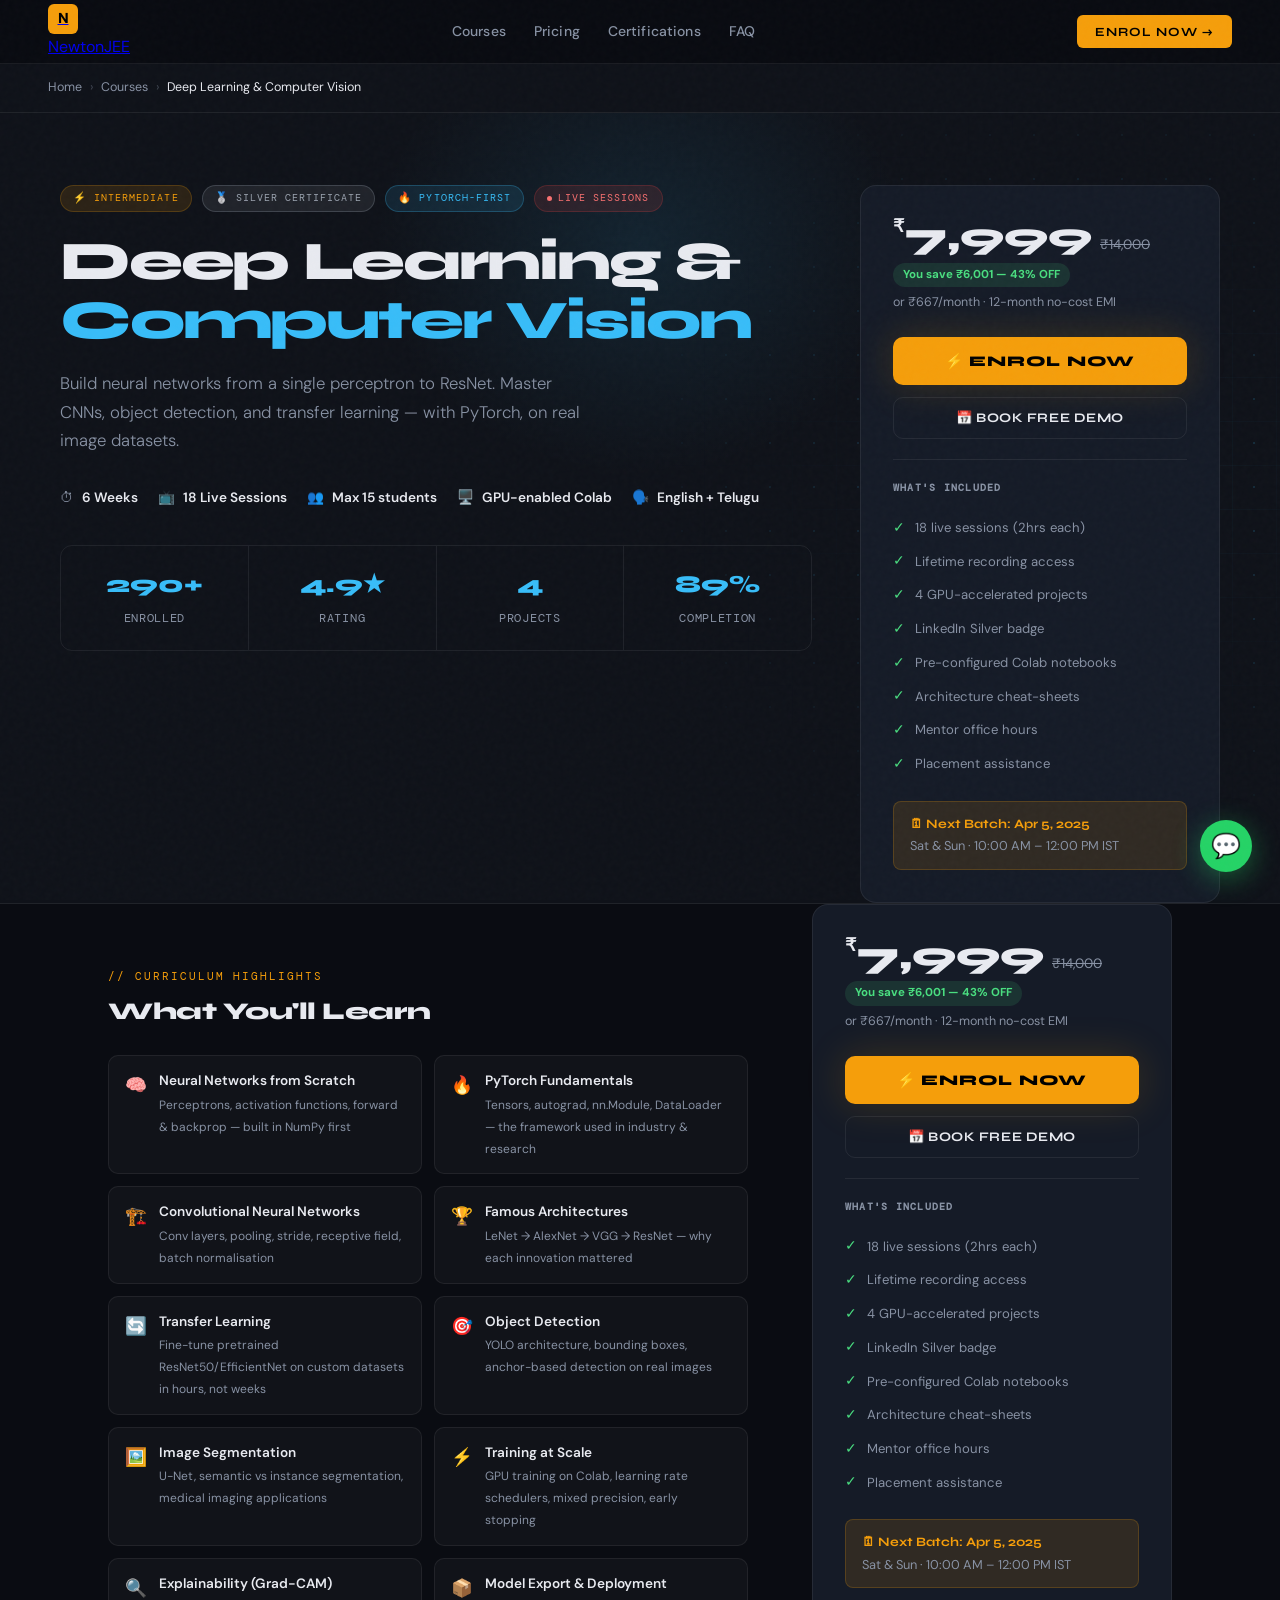
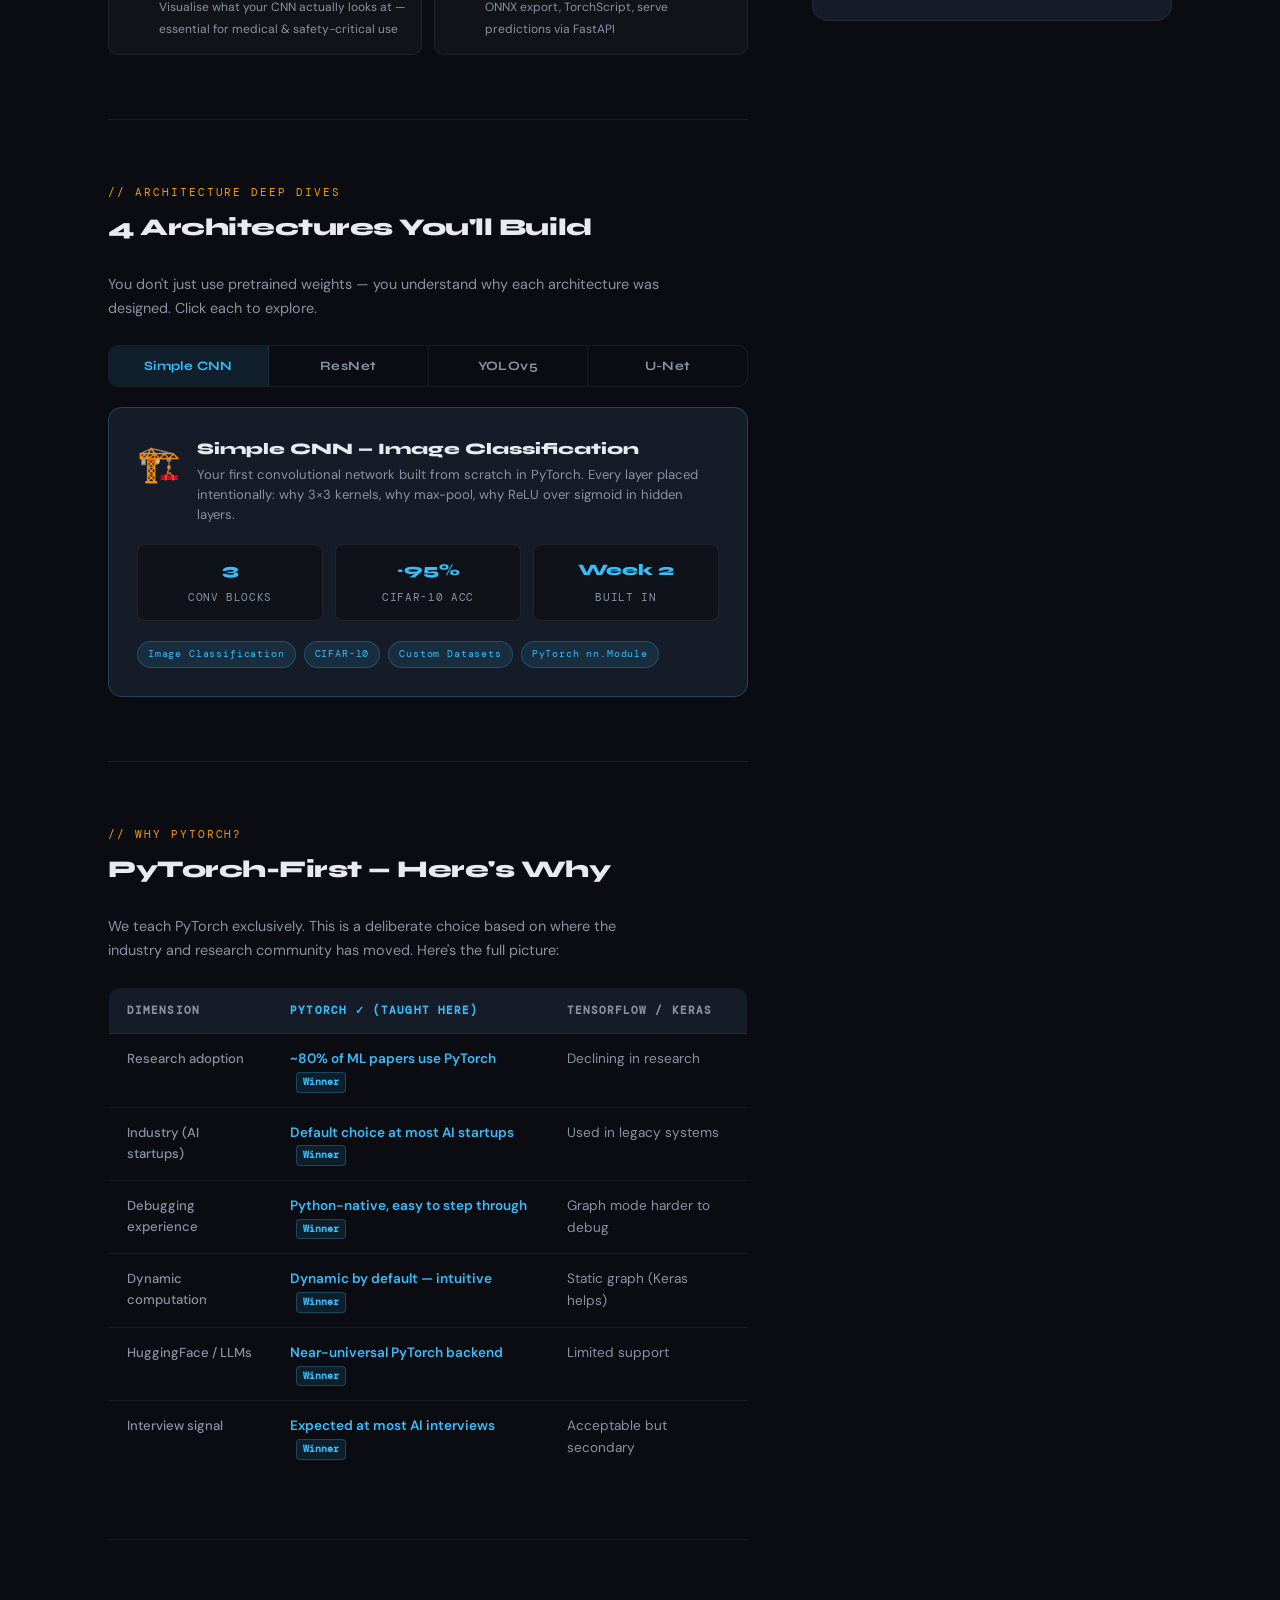
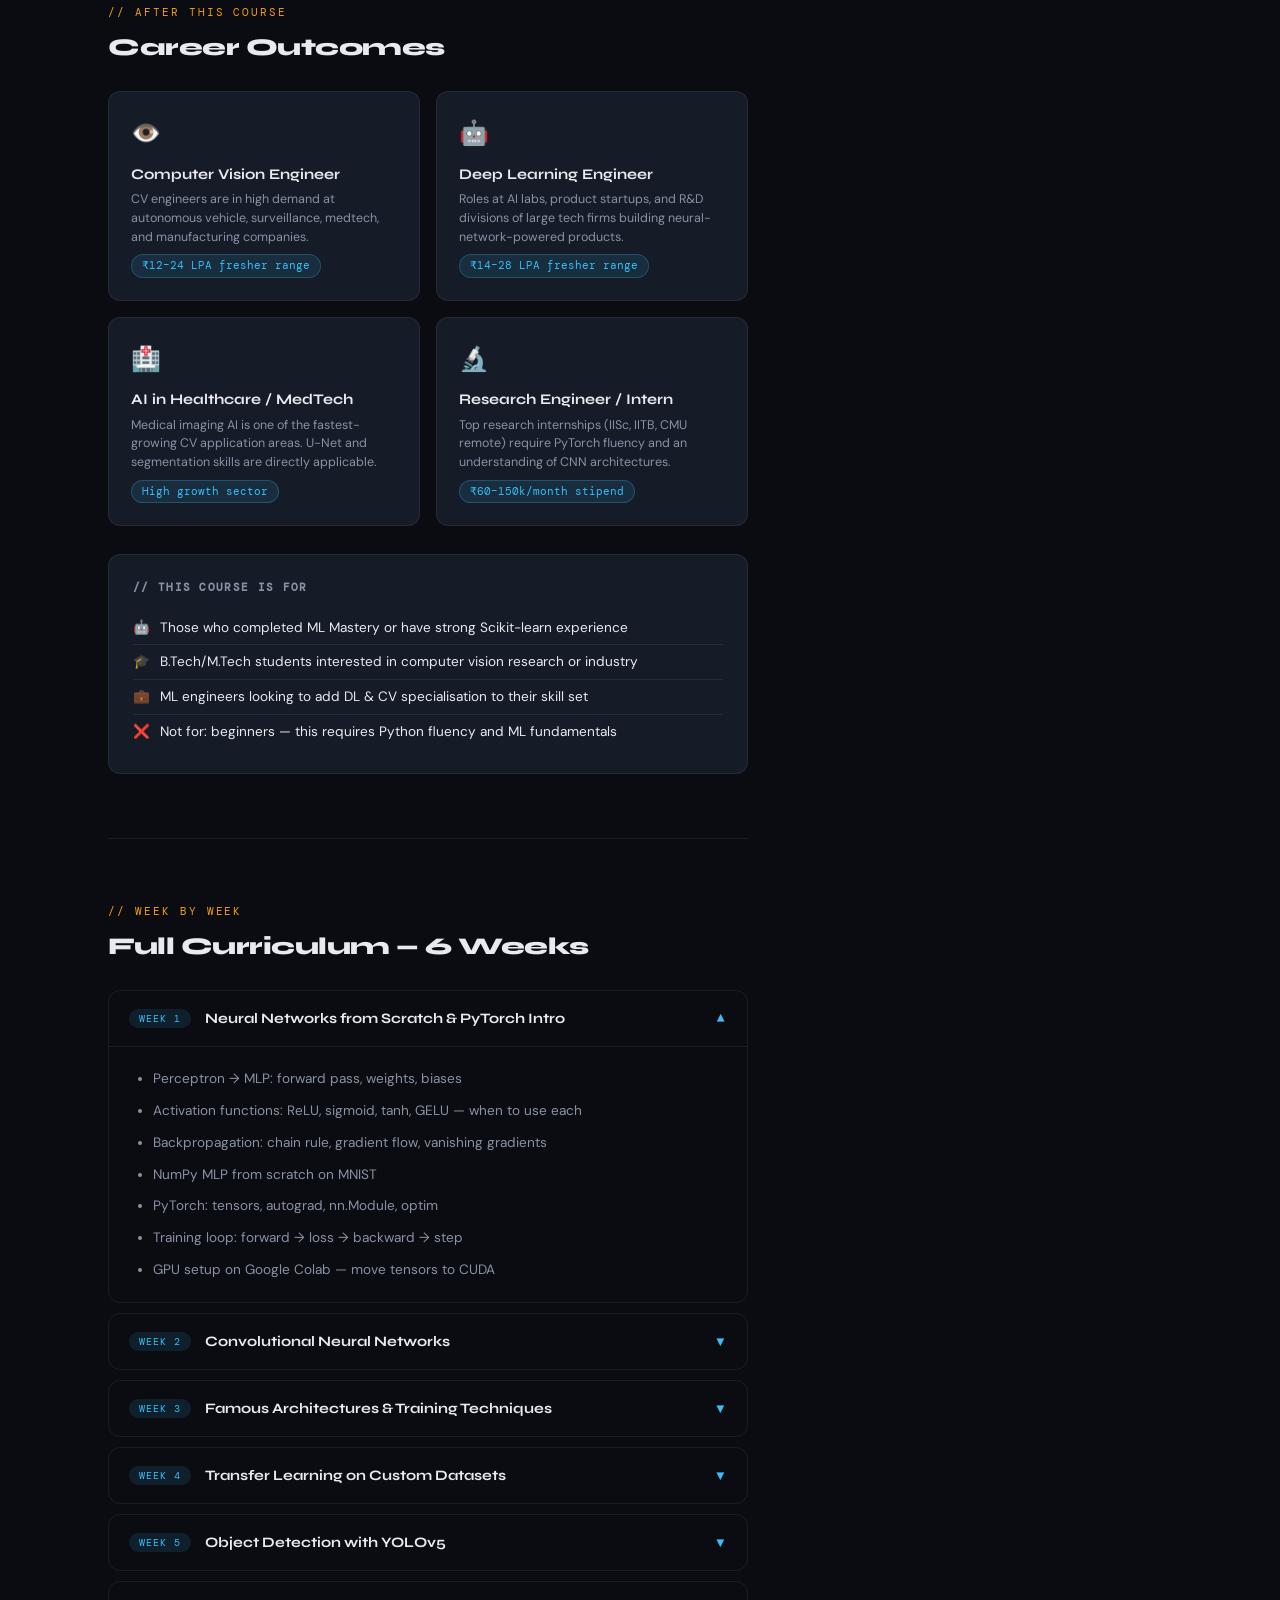
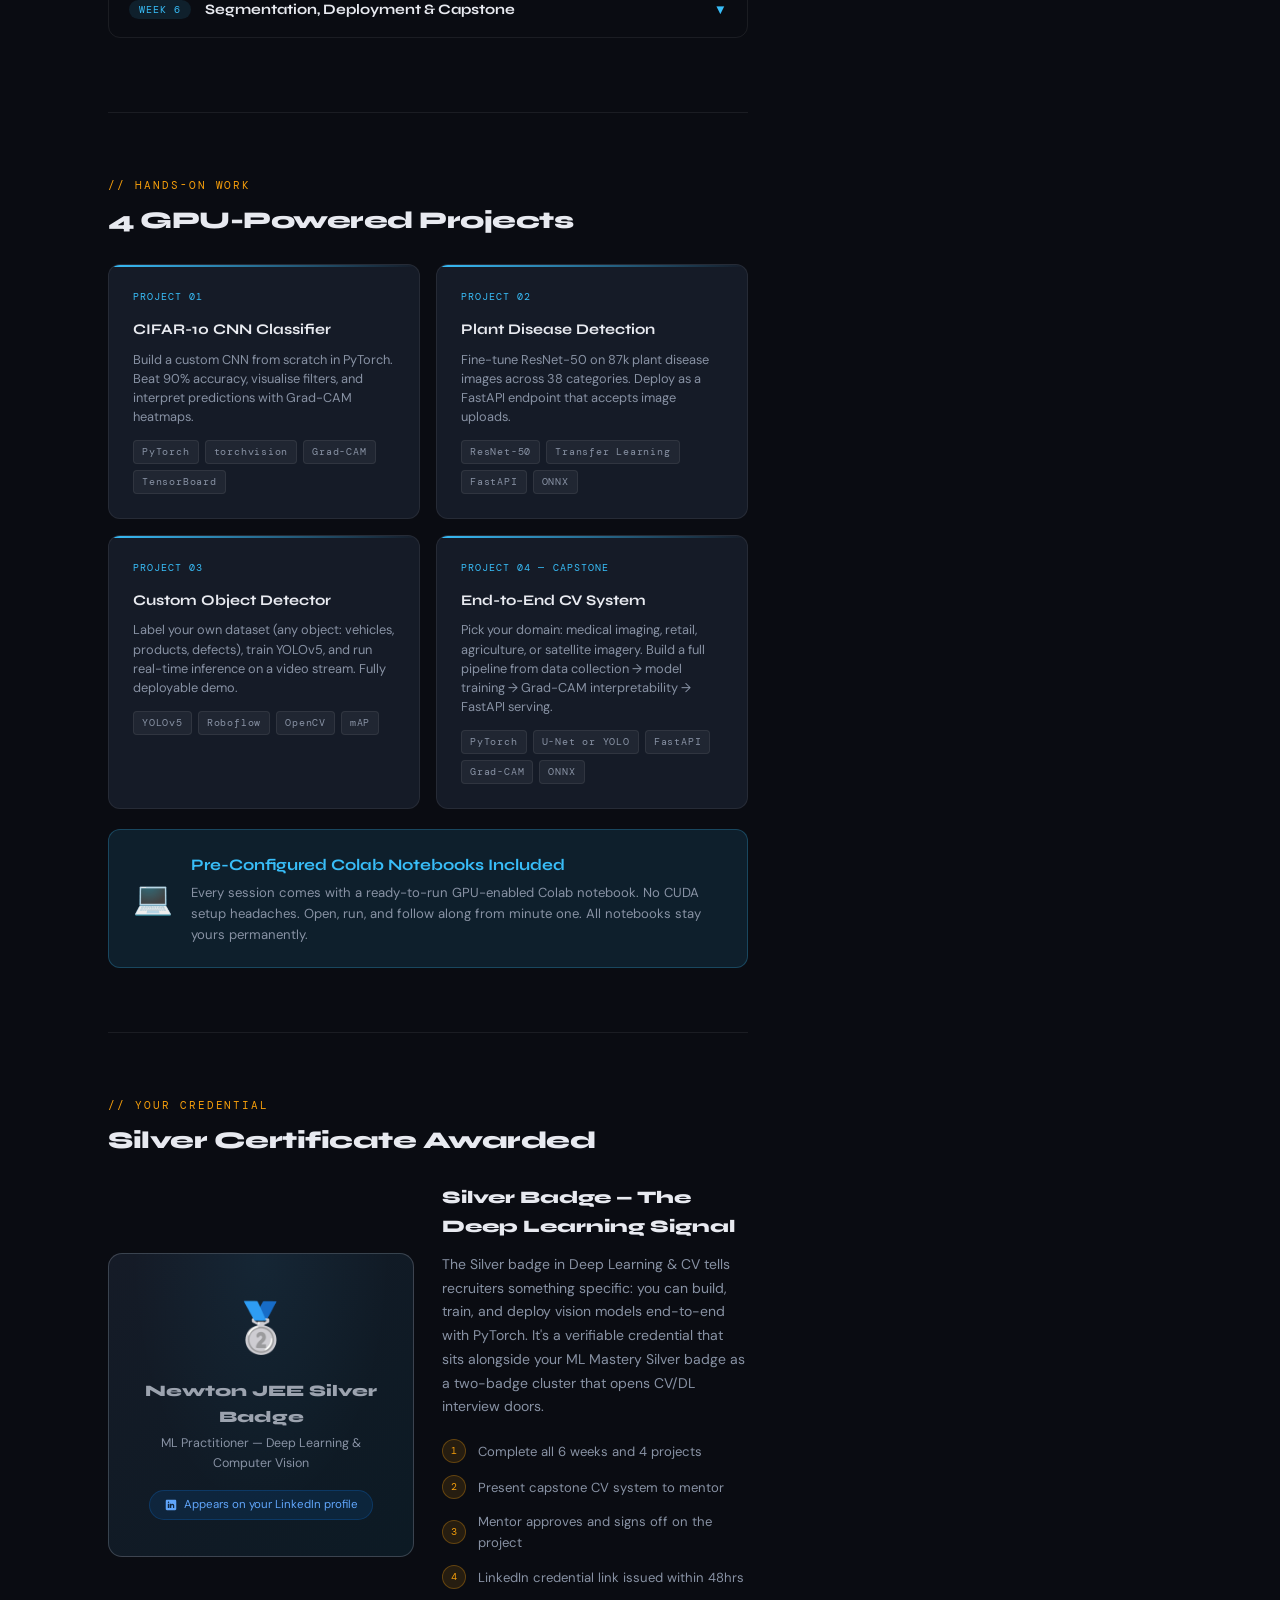
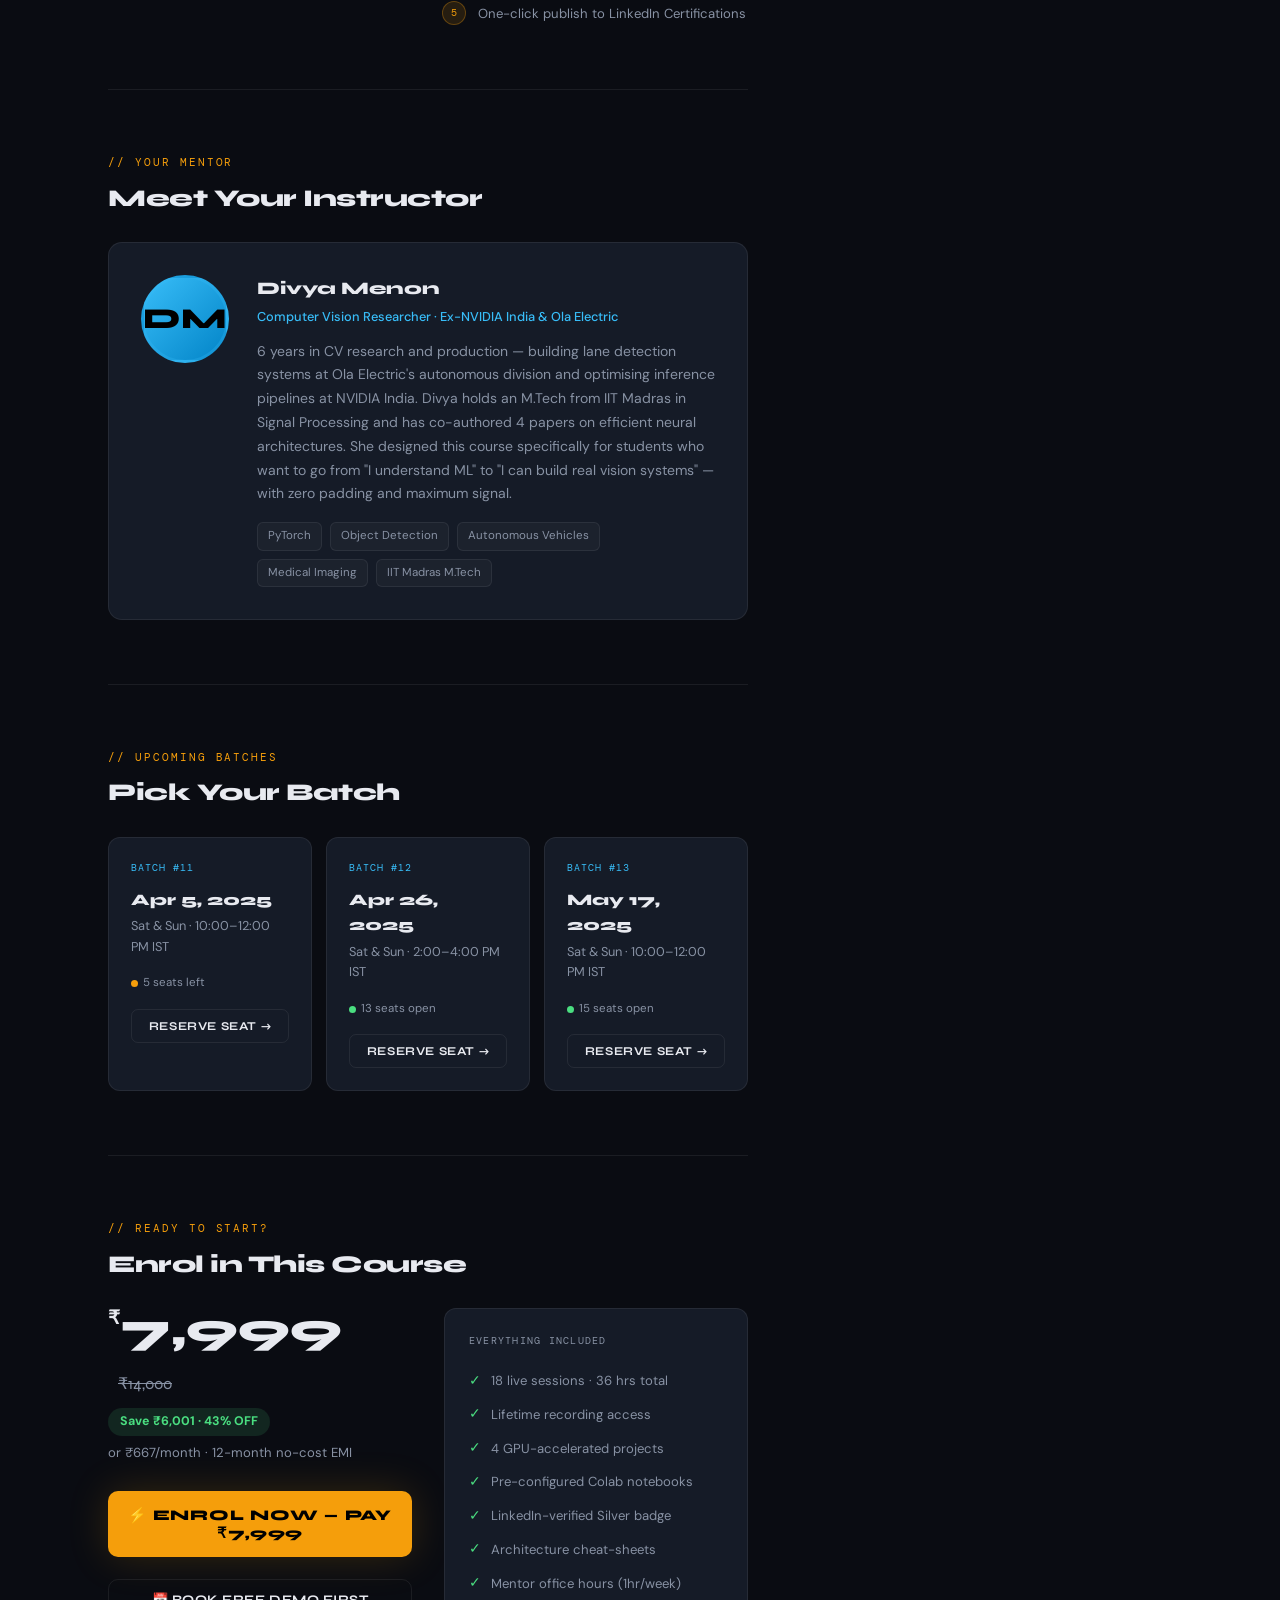
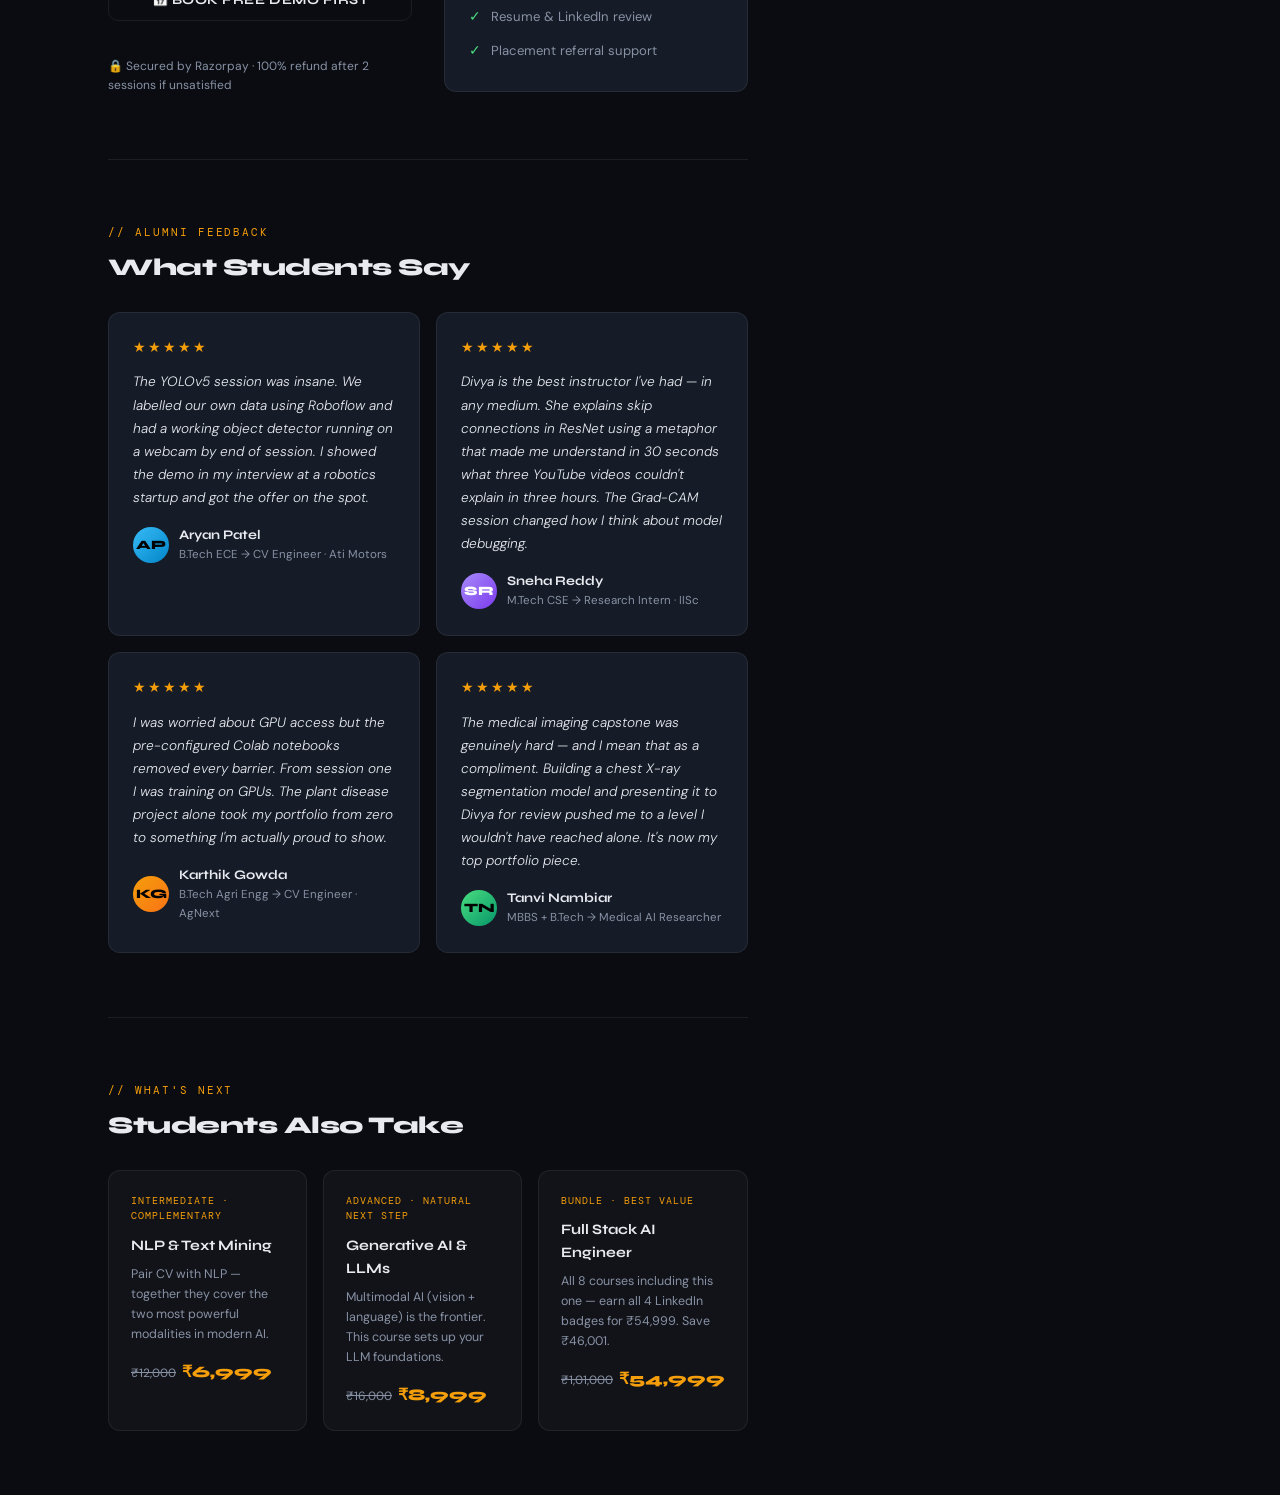
<file: course-deep-learning-cv.html>
<!DOCTYPE html>
<html lang="en">
<head>
<meta charset="UTF-8">
<meta name="viewport" content="width=device-width, initial-scale=1.0">
<title>Deep Learning & Computer Vision — Newton JEE</title>
<link rel="preconnect" href="https://fonts.googleapis.com">
<link href="https://fonts.googleapis.com/css2?family=Syne:wght@400;600;700;800&family=DM+Sans:ital,wght@0,300;0,400;0,500;1,300&family=DM+Mono:wght@400;500&display=swap" rel="stylesheet">
<link rel="stylesheet" href="shared.css">
<style>
  :root {
    --bg: #0a0c12;
    --bg2: #0f1219;
    --bg3: #151b27;
    --amber: #f59e0b;
    --amber2: #fbbf24;
    --amber-glow: rgba(245,158,11,0.12);
    --cyan: #22d3ee;
    --green: #4ade80;
    --violet: #a78bfa;
    --text: #e8eaf0;
    --text-muted: #8892a4;
    --border: rgba(255,255,255,0.07);
    --card: rgba(255,255,255,0.03);
    /* course accent: electric cyan-blue */
    --acc: #38bdf8;
    --acc-glow: rgba(56,189,248,0.11);
    --acc-border: rgba(56,189,248,0.25);
  }
  *, *::before, *::after { box-sizing: border-box; margin: 0; padding: 0; }
  html { scroll-behavior: smooth; }
  body {
    font-family: 'DM Sans', sans-serif;
    background: var(--bg);
    color: var(--text);
    overflow-x: hidden;
    line-height: 1.6;
  }
  body::before {
    content: '';
    position: fixed; inset: 0;
    background-image: url("data:image/svg+xml,%3Csvg viewBox='0 0 200 200' xmlns='http://www.w3.org/2000/svg'%3E%3Cfilter id='n'%3E%3CfeTurbulence type='fractalNoise' baseFrequency='0.85' numOctaves='4' stitchTiles='stitch'/%3E%3C/filter%3E%3Crect width='100%25' height='100%25' filter='url(%23n)' opacity='1'/%3E%3C/svg%3E");
    opacity: 0.022; pointer-events: none; z-index: 9999;
  }

  /* ── HEADER ── */
  header {
    position: sticky; top: 0; z-index: 100;
    background: rgba(10,12,18,0.93); backdrop-filter: blur(16px);
    border-bottom: 1px solid var(--border);
    padding: 0 48px; height: 64px;
    display: flex; align-items: center; justify-content: space-between;
  }
  .logo { font-family: 'Syne', sans-serif; font-weight: 800; font-size: 1.2rem; letter-spacing: -0.02em; display: flex; align-items: center; gap: 8px; text-decoration: none; color: var(--text); }
  .logo .acc-c { color: var(--amber); }
  .logo-icon { width: 30px; height: 30px; background: var(--amber); border-radius: 6px; display: flex; align-items: center; justify-content: center; font-size: 0.9rem; color: #000; font-weight: 900; }
  nav { display: flex; align-items: center; gap: 28px; }
  nav a { font-size: 0.875rem; font-weight: 500; color: var(--text-muted); text-decoration: none; transition: color 0.2s; }
  nav a:hover { color: var(--text); }
  .btn-header { background: var(--amber); color: #000; font-family: 'Syne', sans-serif; font-weight: 700; font-size: 0.78rem; letter-spacing: 0.08em; text-transform: uppercase; padding: 9px 18px; border-radius: 6px; border: none; cursor: pointer; transition: all 0.2s; }
  .btn-header:hover { background: var(--amber2); }

  /* ── BREADCRUMB ── */
  .breadcrumb { padding: 14px 48px; background: var(--bg2); border-bottom: 1px solid var(--border); font-size: 0.78rem; color: var(--text-muted); display: flex; align-items: center; gap: 8px; }
  .breadcrumb a { color: var(--text-muted); text-decoration: none; }
  .breadcrumb a:hover { color: var(--amber); }
  .breadcrumb .sep { opacity: 0.4; }
  .breadcrumb .current { color: var(--text); }

  /* ── HERO ── */
  .course-hero { position: relative; padding: 72px 48px 0; overflow: hidden; background: var(--bg2); border-bottom: 1px solid var(--border); }

  /* Unique: neural-net node grid SVG-inspired background */
  .hero-neural {
    position: absolute; inset: 0; pointer-events: none;
    background-image:
      radial-gradient(circle, rgba(56,189,248,0.22) 1.5px, transparent 1.5px);
    background-size: 44px 44px;
    mask-image: radial-gradient(ellipse 55% 80% at 85% 45%, black, transparent 70%);
  }
  /* Connection lines overlay */
  .hero-neural::after {
    content: '';
    position: absolute; inset: 0;
    background-image:
      linear-gradient(rgba(56,189,248,0.06) 1px, transparent 1px),
      linear-gradient(90deg, rgba(56,189,248,0.06) 1px, transparent 1px);
    background-size: 44px 44px;
    mask-image: radial-gradient(ellipse 55% 80% at 85% 45%, black, transparent 70%);
  }
  .hero-glow { position: absolute; top: -15%; right: 8%; width: 580px; height: 500px; background: radial-gradient(ellipse, rgba(56,189,248,0.1), transparent 65%); pointer-events: none; }

  .hero-layout { position: relative; display: grid; grid-template-columns: 1fr 360px; gap: 48px; max-width: 1160px; margin: 0 auto; align-items: start; }
  .hero-left { padding-bottom: 72px; animation: fadeUp 0.7s ease both; }
  @keyframes fadeUp { from{opacity:0;transform:translateY(22px)} to{opacity:1;transform:translateY(0)} }

  .course-badge-row { display: flex; align-items: center; gap: 10px; margin-bottom: 20px; flex-wrap: wrap; }
  .badge { display: inline-flex; align-items: center; gap: 6px; font-family: 'DM Mono', monospace; font-size: 0.65rem; letter-spacing: 0.1em; text-transform: uppercase; padding: 4px 12px; border-radius: 100px; }
  .badge.intermediate { background: rgba(245,158,11,0.12); color: var(--amber); border: 1px solid rgba(245,158,11,0.2); }
  .badge.silver       { background: rgba(156,163,175,0.12); color: #9ca3af; border: 1px solid rgba(156,163,175,0.25); }
  .badge.pytorch      { background: var(--acc-glow); color: var(--acc); border: 1px solid var(--acc-border); }
  .badge.live         { background: rgba(239,68,68,0.12); color: #f87171; border: 1px solid rgba(239,68,68,0.2); }
  .badge .dot         { width: 5px; height: 5px; border-radius: 50%; background: currentColor; animation: pulse 2s infinite; }
  @keyframes pulse { 0%,100%{opacity:1} 50%{opacity:0.3} }

  .course-hero h1 { font-family: 'Syne', sans-serif; font-size: clamp(2rem, 4.5vw, 3.4rem); font-weight: 800; letter-spacing: -0.04em; line-height: 1.1; margin-bottom: 18px; }
  .course-hero h1 span { color: var(--acc); }
  .course-tagline { font-size: 1.05rem; color: var(--text-muted); font-weight: 300; max-width: 520px; margin-bottom: 32px; line-height: 1.7; }

  .meta-pills { display: flex; gap: 20px; flex-wrap: wrap; margin-bottom: 36px; }
  .meta-pill { display: flex; align-items: center; gap: 8px; font-size: 0.85rem; color: var(--text-muted); }
  .meta-pill strong { color: var(--text); font-weight: 600; }

  .hero-stats { display: flex; gap: 0; border: 1px solid var(--border); border-radius: 12px; overflow: hidden; }
  .hstat { flex: 1; padding: 20px; border-right: 1px solid var(--border); text-align: center; }
  .hstat:last-child { border-right: none; }
  .hstat .num { font-family: 'Syne', sans-serif; font-size: 1.5rem; font-weight: 800; color: var(--acc); display: block; }
  .hstat .lbl { font-size: 0.72rem; color: var(--text-muted); text-transform: uppercase; letter-spacing: 0.06em; font-family: 'DM Mono', monospace; }

  /* ── ENROL CARD ── */
  .enrol-card { background: var(--bg3); border: 1px solid var(--border); border-radius: 16px; padding: 32px; position: sticky; top: 80px; animation: fadeUp 0.6s 0.2s ease both; }
  .enrol-fee { font-family: 'Syne', sans-serif; font-size: 2.4rem; font-weight: 800; line-height: 1; }
  .enrol-fee sup { font-size: 1.1rem; vertical-align: top; margin-top: 8px; }
  .enrol-mrp { font-size: 0.85rem; color: var(--text-muted); text-decoration: line-through; margin-left: 8px; }
  .enrol-save { display: inline-block; background: rgba(74,222,128,0.12); color: var(--green); font-size: 0.72rem; font-weight: 700; padding: 3px 10px; border-radius: 100px; margin: 6px 0; }
  .enrol-emi { font-size: 0.78rem; color: var(--text-muted); margin-bottom: 24px; }
  .btn-enrol-main { width: 100%; padding: 15px; background: var(--amber); color: #000; font-family: 'Syne', sans-serif; font-weight: 800; font-size: 0.92rem; letter-spacing: 0.05em; text-transform: uppercase; border: none; border-radius: 10px; cursor: pointer; transition: all 0.2s; margin-bottom: 12px; box-shadow: 0 0 40px rgba(245,158,11,0.18); }
  .btn-enrol-main:hover { background: var(--amber2); transform: translateY(-2px); box-shadow: 0 8px 40px rgba(245,158,11,0.32); }
  .btn-demo-sm { width: 100%; padding: 12px; background: transparent; border: 1px solid var(--border); color: var(--text); font-family: 'Syne', sans-serif; font-weight: 700; font-size: 0.82rem; letter-spacing: 0.04em; text-transform: uppercase; border-radius: 10px; cursor: pointer; transition: all 0.2s; margin-bottom: 20px; }
  .btn-demo-sm:hover { border-color: var(--amber); color: var(--amber); }
  .card-includes { border-top: 1px solid var(--border); padding-top: 20px; }
  .card-includes h5 { font-family: 'DM Mono', monospace; font-size: 0.65rem; letter-spacing: 0.12em; text-transform: uppercase; color: var(--text-muted); margin-bottom: 14px; }
  .include-row { display: flex; align-items: center; gap: 10px; font-size: 0.82rem; color: var(--text-muted); padding: 6px 0; }
  .include-row .ck { color: var(--green); font-size: 0.85rem; flex-shrink: 0; }
  .next-batch { margin-top: 20px; background: var(--amber-glow); border: 1px solid rgba(245,158,11,0.2); border-radius: 8px; padding: 12px 16px; font-size: 0.8rem; }
  .next-batch strong { color: var(--amber); display: block; margin-bottom: 2px; font-family: 'Syne', sans-serif; }
  .next-batch span { color: var(--text-muted); }

  /* ── PAGE BODY ── */
  .page-body { max-width: 1160px; margin: 0 auto; padding: 0 48px; }
  .content-grid { display: grid; grid-template-columns: 1fr 360px; gap: 64px; align-items: start; }
  .content-main { min-width: 0; }
  .content-side { position: sticky; top: 80px; }

  section.body-section { padding: 64px 0; border-bottom: 1px solid var(--border); }
  section.body-section:last-child { border-bottom: none; }
  .sec-label { font-family: 'DM Mono', monospace; font-size: 0.68rem; letter-spacing: 0.18em; text-transform: uppercase; color: var(--amber); margin-bottom: 8px; }
  .sec-title { font-family: 'Syne', sans-serif; font-size: 1.5rem; font-weight: 800; letter-spacing: -0.02em; margin-bottom: 24px; }

  /* ── LEARN GRID ── */
  .learn-grid { display: grid; grid-template-columns: 1fr 1fr; gap: 12px; }
  .learn-item { display: flex; align-items: flex-start; gap: 12px; background: var(--card); border: 1px solid var(--border); border-radius: 10px; padding: 14px 16px; font-size: 0.85rem; transition: border-color 0.2s; }
  .learn-item:hover { border-color: var(--acc-border); }
  .learn-item .li-icon { font-size: 1.1rem; flex-shrink: 0; margin-top: 1px; }
  .learn-item .li-text strong { display: block; font-weight: 600; font-size: 0.85rem; margin-bottom: 2px; }
  .learn-item .li-text span { font-size: 0.75rem; color: var(--text-muted); }

  /* ── NETWORK ARCHITECTURE VISUAL (unique) ── */
  .arch-section { }
  .arch-tabs { display: flex; gap: 0; border: 1px solid var(--border); border-radius: 10px; overflow: hidden; margin-bottom: 20px; }
  .arch-tab { flex: 1; background: none; border: none; color: var(--text-muted); font-family: 'Syne', sans-serif; font-weight: 700; font-size: 0.8rem; padding: 12px; cursor: pointer; transition: all 0.2s; border-right: 1px solid var(--border); letter-spacing: 0.03em; }
  .arch-tab:last-child { border-right: none; }
  .arch-tab.active { background: var(--acc-glow); color: var(--acc); }
  .arch-panel { display: none; }
  .arch-panel.active { display: block; animation: fadeUp 0.3s ease; }

  .arch-card { background: var(--bg3); border: 1px solid var(--acc-border); border-radius: 14px; padding: 28px; }
  .arch-card-header { display: flex; align-items: flex-start; gap: 16px; margin-bottom: 20px; }
  .arch-icon { font-size: 2.2rem; flex-shrink: 0; }
  .arch-card-header h4 { font-family: 'Syne', sans-serif; font-size: 1rem; font-weight: 800; margin-bottom: 4px; }
  .arch-card-header p { font-size: 0.82rem; color: var(--text-muted); line-height: 1.5; }
  .arch-specs { display: grid; grid-template-columns: repeat(3, 1fr); gap: 12px; margin-bottom: 20px; }
  .arch-spec { background: var(--bg2); border: 1px solid var(--border); border-radius: 8px; padding: 12px; text-align: center; }
  .arch-spec .as-val { font-family: 'Syne', sans-serif; font-size: 1rem; font-weight: 800; color: var(--acc); display: block; }
  .arch-spec .as-lbl { font-size: 0.68rem; color: var(--text-muted); font-family: 'DM Mono', monospace; text-transform: uppercase; letter-spacing: 0.06em; }
  .arch-usecases { display: flex; flex-wrap: wrap; gap: 8px; }
  .arch-tag { font-family: 'DM Mono', monospace; font-size: 0.65rem; letter-spacing: 0.08em; background: var(--acc-glow); color: var(--acc); border: 1px solid var(--acc-border); padding: 4px 10px; border-radius: 100px; }

  /* ── OUTCOMES ── */
  .outcomes-grid { display: grid; grid-template-columns: 1fr 1fr; gap: 16px; margin-bottom: 28px; }
  .outcome-card { background: var(--bg3); border: 1px solid var(--border); border-radius: 12px; padding: 22px; transition: all 0.2s; }
  .outcome-card:hover { border-color: var(--acc-border); }
  .outcome-icon { font-size: 1.5rem; margin-bottom: 10px; display: block; }
  .outcome-card h4 { font-family: 'Syne', sans-serif; font-size: 0.92rem; font-weight: 700; margin-bottom: 4px; }
  .outcome-card p { font-size: 0.78rem; color: var(--text-muted); line-height: 1.5; }
  .salary-badge { display: inline-flex; align-items: center; gap: 4px; background: var(--acc-glow); color: var(--acc); border: 1px solid var(--acc-border); border-radius: 100px; padding: 2px 10px; font-size: 0.68rem; font-family: 'DM Mono', monospace; margin-top: 8px; }

  .who-for { background: var(--bg3); border: 1px solid var(--border); border-radius: 12px; padding: 24px; margin-top: 20px; }
  .who-for h4 { font-family: 'DM Mono', monospace; font-size: 0.68rem; letter-spacing: 0.12em; text-transform: uppercase; color: var(--text-muted); margin-bottom: 14px; }
  .who-row { display: flex; align-items: center; gap: 10px; font-size: 0.85rem; padding: 6px 0; border-bottom: 1px solid var(--border); }
  .who-row:last-child { border-bottom: none; }

  /* ── CURRICULUM ── */
  .week-item { border: 1px solid var(--border); border-radius: 12px; margin-bottom: 10px; overflow: hidden; }
  .week-header { width: 100%; background: none; border: none; color: var(--text); padding: 18px 20px; cursor: pointer; display: flex; align-items: center; gap: 14px; text-align: left; transition: background 0.2s; }
  .week-header:hover { background: rgba(255,255,255,0.02); }
  .week-num { font-family: 'DM Mono', monospace; font-size: 0.65rem; letter-spacing: 0.1em; background: var(--acc-glow); color: var(--acc); padding: 3px 10px; border-radius: 100px; white-space: nowrap; flex-shrink: 0; }
  .week-title { font-family: 'Syne', sans-serif; font-size: 0.9rem; font-weight: 700; flex: 1; }
  .week-ch { color: var(--acc); transition: transform 0.3s; margin-left: auto; flex-shrink: 0; }
  .week-item.open .week-ch { transform: rotate(180deg); }
  .week-body { max-height: 0; overflow: hidden; transition: max-height 0.35s ease; }
  .week-item.open .week-body { max-height: 500px; border-top: 1px solid var(--border); }
  .week-body ul { padding: 16px 20px 16px 44px; }
  .week-body li { font-size: 0.85rem; color: var(--text-muted); padding: 5px 0; list-style: disc; }

  /* ── PROJECTS ── */
  .projects-grid { display: grid; grid-template-columns: 1fr 1fr; gap: 16px; }
  .project-card { background: var(--bg3); border: 1px solid var(--border); border-radius: 12px; padding: 24px; position: relative; overflow: hidden; transition: all 0.25s; }
  .project-card:hover { border-color: var(--acc-border); transform: translateY(-3px); }
  .project-card::before { content: ''; position: absolute; top: 0; left: 0; width: 100%; height: 2px; background: linear-gradient(90deg, var(--acc), transparent); }
  .proj-number { font-family: 'DM Mono', monospace; font-size: 0.65rem; letter-spacing: 0.1em; color: var(--acc); margin-bottom: 12px; }
  .project-card h4 { font-family: 'Syne', sans-serif; font-size: 0.92rem; font-weight: 700; margin-bottom: 8px; }
  .project-card p { font-size: 0.8rem; color: var(--text-muted); margin-bottom: 14px; line-height: 1.5; }
  .tool-tags { display: flex; flex-wrap: wrap; gap: 6px; }
  .tool-tag { font-family: 'DM Mono', monospace; font-size: 0.62rem; letter-spacing: 0.08em; background: rgba(255,255,255,0.05); border: 1px solid var(--border); padding: 3px 8px; border-radius: 4px; color: var(--text-muted); }

  /* ── PYTORCH vs TF COMPARISON (unique) ── */
  .compare-table { width: 100%; border-collapse: collapse; border: 1px solid var(--border); border-radius: 12px; overflow: hidden; }
  .compare-table th { background: var(--bg3); font-family: 'DM Mono', monospace; font-size: 0.68rem; letter-spacing: 0.1em; text-transform: uppercase; color: var(--text-muted); padding: 14px 18px; text-align: left; border-bottom: 1px solid var(--border); }
  .compare-table th.highlight { color: var(--acc); }
  .compare-table td { padding: 14px 18px; font-size: 0.85rem; border-bottom: 1px solid var(--border); vertical-align: top; }
  .compare-table tr:last-child td { border-bottom: none; }
  .compare-table td:first-child { color: var(--text-muted); font-weight: 500; font-size: 0.82rem; }
  .compare-table td.pytorch-col { color: var(--acc); font-weight: 600; }
  .compare-table td.tf-col { color: var(--text-muted); }
  .compare-table tr:hover td { background: rgba(255,255,255,0.015); }
  .win-badge { display: inline-block; background: var(--acc-glow); color: var(--acc); border: 1px solid var(--acc-border); border-radius: 4px; padding: 1px 6px; font-size: 0.65rem; font-family: 'DM Mono', monospace; margin-left: 6px; }

  /* ── CERTIFICATE ── */
  .cert-showcase { display: grid; grid-template-columns: 1fr 1fr; gap: 28px; align-items: center; }
  .cert-visual { background: linear-gradient(135deg, var(--bg3), #0c1a24); border: 1px solid rgba(156,163,175,0.3); border-radius: 14px; padding: 36px; text-align: center; position: relative; overflow: hidden; }
  .cert-visual::before { content: ''; position: absolute; inset: 0; background: radial-gradient(ellipse at top, rgba(56,189,248,0.07), transparent 60%); }
  .cert-emoji { font-size: 3rem; display: block; margin-bottom: 12px; position: relative; }
  .cert-visual h4 { font-family: 'Syne', sans-serif; font-size: 1rem; font-weight: 800; margin-bottom: 4px; position: relative; color: #9ca3af; }
  .cert-visual p { font-size: 0.78rem; color: var(--text-muted); position: relative; }
  .cert-li-badge { margin-top: 16px; display: inline-flex; align-items: center; gap: 6px; background: rgba(10,102,194,0.15); border: 1px solid rgba(10,102,194,0.3); border-radius: 100px; padding: 5px 14px; font-size: 0.72rem; color: #60a5fa; position: relative; }
  .cert-info h4 { font-family: 'Syne', sans-serif; font-size: 1.1rem; font-weight: 800; margin-bottom: 12px; }
  .cert-info p { font-size: 0.875rem; color: var(--text-muted); margin-bottom: 20px; line-height: 1.7; }
  .cert-steps { display: flex; flex-direction: column; gap: 12px; }
  .cert-step { display: flex; align-items: center; gap: 12px; font-size: 0.82rem; }
  .cert-step .cs-num { width: 24px; height: 24px; background: var(--amber-glow); border: 1px solid rgba(245,158,11,0.3); border-radius: 50%; display: flex; align-items: center; justify-content: center; font-family: 'DM Mono', monospace; font-size: 0.65rem; color: var(--amber); flex-shrink: 0; }
  .cert-step span { color: var(--text-muted); }

  /* ── INSTRUCTOR ── */
  .instructor-card { background: var(--bg3); border: 1px solid var(--border); border-radius: 14px; padding: 32px; display: grid; grid-template-columns: auto 1fr; gap: 28px; align-items: start; }
  .instructor-avatar { width: 88px; height: 88px; border-radius: 50%; background: linear-gradient(135deg, var(--acc), #0284c7); display: flex; align-items: center; justify-content: center; font-family: 'Syne', sans-serif; font-size: 1.8rem; font-weight: 800; color: #000; flex-shrink: 0; border: 3px solid var(--acc-border); }
  .instructor-name { font-family: 'Syne', sans-serif; font-size: 1.1rem; font-weight: 800; margin-bottom: 4px; }
  .instructor-role { font-size: 0.8rem; color: var(--acc); margin-bottom: 12px; font-weight: 500; }
  .instructor-bio { font-size: 0.875rem; color: var(--text-muted); line-height: 1.7; margin-bottom: 16px; }
  .instructor-tags { display: flex; flex-wrap: wrap; gap: 8px; }
  .inst-tag { font-size: 0.72rem; background: var(--card); border: 1px solid var(--border); padding: 4px 10px; border-radius: 6px; color: var(--text-muted); }

  /* ── SCHEDULE ── */
  .schedule-grid { display: grid; grid-template-columns: repeat(3, 1fr); gap: 14px; }
  .schedule-card { background: var(--bg3); border: 1px solid var(--border); border-radius: 12px; padding: 22px; transition: border-color 0.2s; }
  .schedule-card:hover { border-color: var(--acc-border); }
  .sch-batch { font-family: 'DM Mono', monospace; font-size: 0.65rem; letter-spacing: 0.1em; color: var(--acc); text-transform: uppercase; margin-bottom: 10px; }
  .sch-date { font-family: 'Syne', sans-serif; font-size: 1rem; font-weight: 800; margin-bottom: 4px; }
  .sch-time { font-size: 0.8rem; color: var(--text-muted); margin-bottom: 12px; }
  .sch-seats { display: inline-flex; align-items: center; gap: 5px; font-size: 0.72rem; color: var(--text-muted); }
  .seat-dot { width: 7px; height: 7px; border-radius: 50%; }
  .seat-dot.open { background: var(--green); }
  .seat-dot.low  { background: var(--amber); }
  .sch-btn { width: 100%; margin-top: 14px; padding: 9px; border-radius: 7px; cursor: pointer; font-family: 'Syne', sans-serif; font-size: 0.75rem; font-weight: 700; letter-spacing: 0.05em; text-transform: uppercase; transition: all 0.2s; border: 1px solid var(--border); background: transparent; color: var(--text); }
  .sch-btn:hover { background: var(--amber); border-color: var(--amber); color: #000; }

  /* ── REVIEWS ── */
  .reviews-grid { display: grid; grid-template-columns: 1fr 1fr; gap: 16px; }
  .review-card { background: var(--bg3); border: 1px solid var(--border); border-radius: 12px; padding: 24px; }
  .review-stars { color: var(--amber); font-size: 0.85rem; letter-spacing: 2px; margin-bottom: 12px; }
  .review-card blockquote { font-size: 0.85rem; color: var(--text); line-height: 1.7; font-style: italic; font-weight: 300; margin-bottom: 16px; }
  .reviewer { display: flex; align-items: center; gap: 10px; }
  .rev-avatar { width: 36px; height: 36px; border-radius: 50%; display: flex; align-items: center; justify-content: center; font-family: 'Syne', sans-serif; font-size: 0.8rem; font-weight: 800; flex-shrink: 0; }
  .rev-name { font-family: 'Syne', sans-serif; font-size: 0.82rem; font-weight: 700; }
  .rev-role { font-size: 0.72rem; color: var(--text-muted); }

  /* ── RELATED ── */
  .related-grid { display: grid; grid-template-columns: repeat(3, 1fr); gap: 16px; }
  .related-card { background: var(--card); border: 1px solid var(--border); border-radius: 12px; padding: 22px; transition: all 0.25s; text-decoration: none; color: var(--text); display: block; }
  .related-card:hover { border-color: rgba(245,158,11,0.25); transform: translateY(-3px); }
  .rel-tag { font-family: 'DM Mono', monospace; font-size: 0.62rem; letter-spacing: 0.1em; color: var(--amber); text-transform: uppercase; margin-bottom: 10px; display: block; }
  .related-card h4 { font-family: 'Syne', sans-serif; font-size: 0.9rem; font-weight: 700; margin-bottom: 8px; }
  .related-card p { font-size: 0.78rem; color: var(--text-muted); margin-bottom: 14px; }
  .rel-price { font-family: 'Syne', sans-serif; font-size: 1rem; font-weight: 800; color: var(--amber); }
  .rel-mrp { font-size: 0.75rem; color: var(--text-muted); text-decoration: line-through; margin-right: 6px; }

  /* sticky mobile */
  .sticky-bottom { display: none; position: fixed; bottom: 0; left: 0; right: 0; background: rgba(10,12,18,0.97); backdrop-filter: blur(16px); border-top: 1px solid var(--border); padding: 14px 20px; z-index: 200; gap: 12px; align-items: center; }
  .sticky-price { font-family: 'Syne', sans-serif; font-size: 1.3rem; font-weight: 800; }

  .reveal { opacity: 0; transform: translateY(20px); transition: opacity 0.55s ease, transform 0.55s ease; }
  .reveal.visible { opacity: 1; transform: translateY(0); }

  .wa-float { position: fixed; bottom: 28px; right: 28px; width: 52px; height: 52px; background: #25d366; border-radius: 50%; display: flex; align-items: center; justify-content: center; font-size: 1.5rem; box-shadow: 0 6px 28px rgba(37,211,102,0.4); text-decoration: none; z-index: 200; animation: floatBounce 3s ease-in-out infinite; }
  @keyframes floatBounce { 0%,100%{ transform:translateY(0) } 50%{ transform:translateY(-5px) } }

  @media (max-width: 960px) {
    .hero-layout, .content-grid { grid-template-columns: 1fr; }
    .enrol-card { position: static; display: none; }
    .content-side { display: none; }
    .sticky-bottom { display: flex; }
    .course-hero, .page-body { padding-left: 24px; padding-right: 24px; }
    header, .breadcrumb { padding-left: 24px; padding-right: 24px; }
    nav { display: none; }
    .learn-grid, .outcomes-grid, .projects-grid, .cert-showcase, .reviews-grid { grid-template-columns: 1fr; }
    .arch-specs { grid-template-columns: 1fr 1fr; }
    .schedule-grid { grid-template-columns: 1fr 1fr; }
    .related-grid { grid-template-columns: 1fr; }
    .hero-left { padding-bottom: 40px; }
    .arch-tabs { flex-wrap: wrap; }
  }
  @media (max-width: 580px) {
    .schedule-grid, .arch-specs { grid-template-columns: 1fr; }
  }
</style>
</head>
<body>

<!-- HEADER -->
<header>
  <a href="newtonjee-homepage.html class="logo"><div class="logo-icon">N</div>Newton<span class="acc-c">JEE</span></a>
  <nav><a href="newtonjee-homepage.html#courses">Courses</a><a href="newtonjee-pricing.html">Pricing</a><a href="newtonjee-homepage.html#certifications">Certifications</a><a href="newtonjee-homepage.html#faq">FAQ</a></nav>
  <button class="menu-toggle">☰</button>
  <button class="btn-header" onclick="document.getElementById('enrol-section').scrollIntoView({behavior:'smooth'})">Enrol Now →</button>
</header>

<!-- BREADCRUMB -->
<div class="breadcrumb">
  <a href="newtonjee-homepage.html">Home</a><span class="sep">›</span>
  <a href="newtonjee-homepage.html#courses">Courses</a><span class="sep">›</span>
  <span class="current">Deep Learning & Computer Vision</span>
</div>

<!-- HERO -->
<div class="course-hero">
  <div class="hero-neural"></div>
  <div class="hero-glow"></div>
  <div class="hero-layout">
    <div class="hero-left">
      <div class="course-badge-row">
        <span class="badge intermediate">⚡ Intermediate</span>
        <span class="badge silver">🥈 Silver Certificate</span>
        <span class="badge pytorch">🔥 PyTorch-First</span>
        <span class="badge live"><span class="dot"></span> Live Sessions</span>
      </div>
      <h1>Deep Learning &<br><span>Computer Vision</span></h1>
      <p class="course-tagline">Build neural networks from a single perceptron to ResNet. Master CNNs, object detection, and transfer learning — with PyTorch, on real image datasets.</p>
      <div class="meta-pills">
        <div class="meta-pill">⏱ <strong>6 Weeks</strong></div>
        <div class="meta-pill">📺 <strong>18 Live Sessions</strong></div>
        <div class="meta-pill">👥 <strong>Max 15 students</strong></div>
        <div class="meta-pill">🖥️ <strong>GPU-enabled Colab</strong></div>
        <div class="meta-pill">🗣️ <strong>English + Telugu</strong></div>
      </div>
      <div class="hero-stats">
        <div class="hstat"><span class="num">290+</span><span class="lbl">Enrolled</span></div>
        <div class="hstat"><span class="num">4.9★</span><span class="lbl">Rating</span></div>
        <div class="hstat"><span class="num">4</span><span class="lbl">Projects</span></div>
        <div class="hstat"><span class="num">89%</span><span class="lbl">Completion</span></div>
      </div>
    </div>
    <!-- ENROL CARD -->
    <div class="enrol-card">
      <div><span class="enrol-fee"><sup>₹</sup>7,999</span><span class="enrol-mrp">₹14,000</span></div>
      <div><span class="enrol-save">You save ₹6,001 — 43% OFF</span></div>
      <div class="enrol-emi">or ₹667/month · 12-month no-cost EMI</div>
      <button class="btn-enrol-main">⚡ Enrol Now</button>
      <button class="btn-demo-sm">📅 Book Free Demo</button>
      <div class="card-includes">
        <h5>What's Included</h5>
        <div class="include-row"><span class="ck">✓</span> 18 live sessions (2hrs each)</div>
        <div class="include-row"><span class="ck">✓</span> Lifetime recording access</div>
        <div class="include-row"><span class="ck">✓</span> 4 GPU-accelerated projects</div>
        <div class="include-row"><span class="ck">✓</span> LinkedIn Silver badge</div>
        <div class="include-row"><span class="ck">✓</span> Pre-configured Colab notebooks</div>
        <div class="include-row"><span class="ck">✓</span> Architecture cheat-sheets</div>
        <div class="include-row"><span class="ck">✓</span> Mentor office hours</div>
        <div class="include-row"><span class="ck">✓</span> Placement assistance</div>
      </div>
      <div class="next-batch">
        <strong>🗓 Next Batch: Apr 5, 2025</strong>
        <span>Sat & Sun · 10:00 AM – 12:00 PM IST</span>
      </div>
    </div>
  </div>
</div>

<!-- BODY -->
<div class="page-body">
  <div class="content-grid">
    <div class="content-main">

      <!-- WHAT YOU'LL LEARN -->
      <section class="body-section reveal">
        <div class="sec-label">// Curriculum Highlights</div>
        <div class="sec-title">What You'll Learn</div>
        <div class="learn-grid">
          <div class="learn-item"><span class="li-icon">🧠</span><div class="li-text"><strong>Neural Networks from Scratch</strong><span>Perceptrons, activation functions, forward & backprop — built in NumPy first</span></div></div>
          <div class="learn-item"><span class="li-icon">🔥</span><div class="li-text"><strong>PyTorch Fundamentals</strong><span>Tensors, autograd, nn.Module, DataLoader — the framework used in industry & research</span></div></div>
          <div class="learn-item"><span class="li-icon">🏗️</span><div class="li-text"><strong>Convolutional Neural Networks</strong><span>Conv layers, pooling, stride, receptive field, batch normalisation</span></div></div>
          <div class="learn-item"><span class="li-icon">🏆</span><div class="li-text"><strong>Famous Architectures</strong><span>LeNet → AlexNet → VGG → ResNet — why each innovation mattered</span></div></div>
          <div class="learn-item"><span class="li-icon">🔄</span><div class="li-text"><strong>Transfer Learning</strong><span>Fine-tune pretrained ResNet50/EfficientNet on custom datasets in hours, not weeks</span></div></div>
          <div class="learn-item"><span class="li-icon">🎯</span><div class="li-text"><strong>Object Detection</strong><span>YOLO architecture, bounding boxes, anchor-based detection on real images</span></div></div>
          <div class="learn-item"><span class="li-icon">🖼️</span><div class="li-text"><strong>Image Segmentation</strong><span>U-Net, semantic vs instance segmentation, medical imaging applications</span></div></div>
          <div class="learn-item"><span class="li-icon">⚡</span><div class="li-text"><strong>Training at Scale</strong><span>GPU training on Colab, learning rate schedulers, mixed precision, early stopping</span></div></div>
          <div class="learn-item"><span class="li-icon">🔍</span><div class="li-text"><strong>Explainability (Grad-CAM)</strong><span>Visualise what your CNN actually looks at — essential for medical & safety-critical use</span></div></div>
          <div class="learn-item"><span class="li-icon">📦</span><div class="li-text"><strong>Model Export & Deployment</strong><span>ONNX export, TorchScript, serve predictions via FastAPI</span></div></div>
        </div>
      </section>

      <!-- ARCHITECTURE EXPLORER (unique section) -->
      <section class="body-section arch-section reveal">
        <div class="sec-label">// Architecture Deep Dives</div>
        <div class="sec-title">4 Architectures You'll Build</div>
        <p style="color:var(--text-muted);font-size:0.9rem;margin-bottom:24px;line-height:1.7;max-width:560px;">You don't just use pretrained weights — you understand why each architecture was designed. Click each to explore.</p>
        <div class="arch-tabs">
          <button class="arch-tab active" data-panel="cnn">Simple CNN</button>
          <button class="arch-tab" data-panel="resnet">ResNet</button>
          <button class="arch-tab" data-panel="yolo">YOLOv5</button>
          <button class="arch-tab" data-panel="unet">U-Net</button>
        </div>

        <div class="arch-panel active" id="panel-cnn">
          <div class="arch-card">
            <div class="arch-card-header">
              <span class="arch-icon">🏗️</span>
              <div>
                <h4>Simple CNN — Image Classification</h4>
                <p>Your first convolutional network built from scratch in PyTorch. Every layer placed intentionally: why 3×3 kernels, why max-pool, why ReLU over sigmoid in hidden layers.</p>
              </div>
            </div>
            <div class="arch-specs">
              <div class="arch-spec"><span class="as-val">3</span><span class="as-lbl">Conv Blocks</span></div>
              <div class="arch-spec"><span class="as-val">~95%</span><span class="as-lbl">CIFAR-10 Acc</span></div>
              <div class="arch-spec"><span class="as-val">Week 2</span><span class="as-lbl">Built In</span></div>
            </div>
            <div class="arch-usecases">
              <span class="arch-tag">Image Classification</span>
              <span class="arch-tag">CIFAR-10</span>
              <span class="arch-tag">Custom Datasets</span>
              <span class="arch-tag">PyTorch nn.Module</span>
            </div>
          </div>
        </div>

        <div class="arch-panel" id="panel-resnet">
          <div class="arch-card">
            <div class="arch-card-header">
              <span class="arch-icon">🔄</span>
              <div>
                <h4>ResNet-50 with Transfer Learning</h4>
                <p>Fine-tune a pretrained ResNet-50 on a custom image dataset (plant disease, product defects, or your own choice). Understand skip connections, why they solve vanishing gradients, and how to replace the classifier head.</p>
              </div>
            </div>
            <div class="arch-specs">
              <div class="arch-spec"><span class="as-val">50</span><span class="as-lbl">Layers</span></div>
              <div class="arch-spec"><span class="as-val">~97%</span><span class="as-lbl">Fine-tuned Acc</span></div>
              <div class="arch-spec"><span class="as-val">Week 4</span><span class="as-lbl">Built In</span></div>
            </div>
            <div class="arch-usecases">
              <span class="arch-tag">Transfer Learning</span>
              <span class="arch-tag">Custom Dataset</span>
              <span class="arch-tag">Skip Connections</span>
              <span class="arch-tag">torchvision</span>
            </div>
          </div>
        </div>

        <div class="arch-panel" id="panel-yolo">
          <div class="arch-card">
            <div class="arch-card-header">
              <span class="arch-icon">🎯</span>
              <div>
                <h4>YOLOv5 — Real-Time Object Detection</h4>
                <p>Run and fine-tune YOLOv5 on a custom object detection dataset. Understand anchor boxes, IoU, NMS, and how to label your own data with Roboflow. Build a live webcam demo.</p>
              </div>
            </div>
            <div class="arch-specs">
              <div class="arch-spec"><span class="as-val">~45 FPS</span><span class="as-lbl">Inference Speed</span></div>
              <div class="arch-spec"><span class="as-val">mAP@0.5</span><span class="as-lbl">Metric Used</span></div>
              <div class="arch-spec"><span class="as-val">Week 5</span><span class="as-lbl">Built In</span></div>
            </div>
            <div class="arch-usecases">
              <span class="arch-tag">Object Detection</span>
              <span class="arch-tag">Custom Labels</span>
              <span class="arch-tag">Roboflow</span>
              <span class="arch-tag">Real-time Inference</span>
            </div>
          </div>
        </div>

        <div class="arch-panel" id="panel-unet">
          <div class="arch-card">
            <div class="arch-card-header">
              <span class="arch-icon">🖼️</span>
              <div>
                <h4>U-Net — Image Segmentation</h4>
                <p>Build U-Net from scratch for semantic segmentation. Applied to a medical imaging dataset (chest X-ray lung segmentation). Understand encoder-decoder architecture and skip connections for pixel-wise prediction.</p>
              </div>
            </div>
            <div class="arch-specs">
              <div class="arch-spec"><span class="as-val">Dice ~0.89</span><span class="as-lbl">Metric</span></div>
              <div class="arch-spec"><span class="as-val">Pixel-wise</span><span class="as-lbl">Prediction</span></div>
              <div class="arch-spec"><span class="as-val">Week 6</span><span class="as-lbl">Capstone</span></div>
            </div>
            <div class="arch-usecases">
              <span class="arch-tag">Segmentation</span>
              <span class="arch-tag">Medical Imaging</span>
              <span class="arch-tag">Encoder-Decoder</span>
              <span class="arch-tag">Dice Loss</span>
            </div>
          </div>
        </div>
      </section>

      <!-- PYTORCH vs TF -->
      <section class="body-section reveal">
        <div class="sec-label">// Why PyTorch?</div>
        <div class="sec-title">PyTorch-First — Here's Why</div>
        <p style="color:var(--text-muted);font-size:0.9rem;margin-bottom:24px;line-height:1.7;max-width:560px;">We teach PyTorch exclusively. This is a deliberate choice based on where the industry and research community has moved. Here's the full picture:</p>
        <div style="overflow-x:auto;">
          <table class="compare-table">
            <thead>
              <tr>
                <th>Dimension</th>
                <th class="highlight">PyTorch ✓ (taught here)</th>
                <th>TensorFlow / Keras</th>
              </tr>
            </thead>
            <tbody>
              <tr>
                <td>Research adoption</td>
                <td class="pytorch-col">~80% of ML papers use PyTorch <span class="win-badge">Winner</span></td>
                <td class="tf-col">Declining in research</td>
              </tr>
              <tr>
                <td>Industry (AI startups)</td>
                <td class="pytorch-col">Default choice at most AI startups <span class="win-badge">Winner</span></td>
                <td class="tf-col">Used in legacy systems</td>
              </tr>
              <tr>
                <td>Debugging experience</td>
                <td class="pytorch-col">Python-native, easy to step through <span class="win-badge">Winner</span></td>
                <td class="tf-col">Graph mode harder to debug</td>
              </tr>
              <tr>
                <td>Dynamic computation</td>
                <td class="pytorch-col">Dynamic by default — intuitive <span class="win-badge">Winner</span></td>
                <td class="tf-col">Static graph (Keras helps)</td>
              </tr>
              <tr>
                <td>HuggingFace / LLMs</td>
                <td class="pytorch-col">Near-universal PyTorch backend <span class="win-badge">Winner</span></td>
                <td class="tf-col">Limited support</td>
              </tr>
              <tr>
                <td>Interview signal</td>
                <td class="pytorch-col">Expected at most AI interviews <span class="win-badge">Winner</span></td>
                <td class="tf-col">Acceptable but secondary</td>
              </tr>
            </tbody>
          </table>
        </div>
      </section>

      <!-- CAREER OUTCOMES -->
      <section class="body-section reveal">
        <div class="sec-label">// After This Course</div>
        <div class="sec-title">Career Outcomes</div>
        <div class="outcomes-grid">
          <div class="outcome-card">
            <span class="outcome-icon">👁️</span>
            <h4>Computer Vision Engineer</h4>
            <p>CV engineers are in high demand at autonomous vehicle, surveillance, medtech, and manufacturing companies.</p>
            <span class="salary-badge">₹12–24 LPA fresher range</span>
          </div>
          <div class="outcome-card">
            <span class="outcome-icon">🤖</span>
            <h4>Deep Learning Engineer</h4>
            <p>Roles at AI labs, product startups, and R&D divisions of large tech firms building neural-network-powered products.</p>
            <span class="salary-badge">₹14–28 LPA fresher range</span>
          </div>
          <div class="outcome-card">
            <span class="outcome-icon">🏥</span>
            <h4>AI in Healthcare / MedTech</h4>
            <p>Medical imaging AI is one of the fastest-growing CV application areas. U-Net and segmentation skills are directly applicable.</p>
            <span class="salary-badge">High growth sector</span>
          </div>
          <div class="outcome-card">
            <span class="outcome-icon">🔬</span>
            <h4>Research Engineer / Intern</h4>
            <p>Top research internships (IISc, IITB, CMU remote) require PyTorch fluency and an understanding of CNN architectures.</p>
            <span class="salary-badge">₹60–150k/month stipend</span>
          </div>
        </div>
        <div class="who-for">
          <h4>// This course is for</h4>
          <div class="who-row"><span>🤖</span> Those who completed ML Mastery or have strong Scikit-learn experience</div>
          <div class="who-row"><span>🎓</span> B.Tech/M.Tech students interested in computer vision research or industry</div>
          <div class="who-row"><span>💼</span> ML engineers looking to add DL & CV specialisation to their skill set</div>
          <div class="who-row"><span>❌</span> Not for: beginners — this requires Python fluency and ML fundamentals</div>
        </div>
      </section>

      <!-- CURRICULUM -->
      <section class="body-section reveal">
        <div class="sec-label">// Week by Week</div>
        <div class="sec-title">Full Curriculum — 6 Weeks</div>

        <div class="week-item open">
          <button class="week-header"><span class="week-num">WEEK 1</span><span class="week-title">Neural Networks from Scratch & PyTorch Intro</span><span class="week-ch">▼</span></button>
          <div class="week-body"><ul>
            <li>Perceptron → MLP: forward pass, weights, biases</li>
            <li>Activation functions: ReLU, sigmoid, tanh, GELU — when to use each</li>
            <li>Backpropagation: chain rule, gradient flow, vanishing gradients</li>
            <li>NumPy MLP from scratch on MNIST</li>
            <li>PyTorch: tensors, autograd, nn.Module, optim</li>
            <li>Training loop: forward → loss → backward → step</li>
            <li>GPU setup on Google Colab — move tensors to CUDA</li>
          </ul></div>
        </div>

        <div class="week-item">
          <button class="week-header"><span class="week-num">WEEK 2</span><span class="week-title">Convolutional Neural Networks</span><span class="week-ch">▼</span></button>
          <div class="week-body"><ul>
            <li>Convolution: kernels, stride, padding, receptive field</li>
            <li>Pooling: max vs average, global average pooling</li>
            <li>Batch Normalisation: why it works, where to place it</li>
            <li>Dropout: regularisation for deep networks</li>
            <li>Build LeNet → AlexNet → VGG in PyTorch step by step</li>
            <li>DataLoader, transforms, augmentation with torchvision</li>
            <li>Train on CIFAR-10: reach 93%+ accuracy</li>
          </ul></div>
        </div>

        <div class="week-item">
          <button class="week-header"><span class="week-num">WEEK 3</span><span class="week-title">Famous Architectures & Training Techniques</span><span class="week-ch">▼</span></button>
          <div class="week-body"><ul>
            <li>ResNet: skip connections, residual blocks, why depth works now</li>
            <li>EfficientNet: compound scaling, MobileNet-style efficiency</li>
            <li>Learning rate schedulers: StepLR, CosineAnnealing, OneCycleLR</li>
            <li>Mixed precision training (torch.cuda.amp) — 2x speed on Colab</li>
            <li>Data augmentation: RandomCrop, Cutout, MixUp</li>
            <li>Grad-CAM: visualise what the network attends to</li>
            <li>TensorBoard logging for training diagnostics</li>
          </ul></div>
        </div>

        <div class="week-item">
          <button class="week-header"><span class="week-num">WEEK 4</span><span class="week-title">Transfer Learning on Custom Datasets</span><span class="week-ch">▼</span></button>
          <div class="week-body"><ul>
            <li>Transfer learning: feature extraction vs fine-tuning</li>
            <li>Load pretrained ResNet-50 via torchvision.models</li>
            <li>Replace classifier head for custom number of classes</li>
            <li>Freeze/unfreeze layers — progressive unfreezing strategy</li>
            <li>Custom ImageFolder dataset: organise, load, augment</li>
            <li>Project: plant disease classification (38 classes, 87k images)</li>
            <li>Confusion matrix, per-class accuracy, misclassification analysis</li>
          </ul></div>
        </div>

        <div class="week-item">
          <button class="week-header"><span class="week-num">WEEK 5</span><span class="week-title">Object Detection with YOLOv5</span><span class="week-ch">▼</span></button>
          <div class="week-body"><ul>
            <li>Object detection fundamentals: bounding boxes, IoU, NMS</li>
            <li>Two-stage (R-CNN) vs one-stage (YOLO) detectors</li>
            <li>Anchor boxes: intuition and design</li>
            <li>YOLOv5 architecture walkthrough and configuration</li>
            <li>Label custom data with Roboflow (free tier)</li>
            <li>Fine-tune YOLOv5 on custom dataset</li>
            <li>mAP@0.5 evaluation, precision-recall curves</li>
            <li>Live inference: webcam demo in OpenCV</li>
          </ul></div>
        </div>

        <div class="week-item">
          <button class="week-header"><span class="week-num">WEEK 6</span><span class="week-title">Segmentation, Deployment & Capstone</span><span class="week-ch">▼</span></button>
          <div class="week-body"><ul>
            <li>Semantic vs instance vs panoptic segmentation</li>
            <li>U-Net architecture: encoder-decoder, skip connections</li>
            <li>Dice loss, IoU loss for segmentation tasks</li>
            <li>Project: chest X-ray lung segmentation</li>
            <li>ONNX export: framework-agnostic model format</li>
            <li>TorchScript: serialise for production</li>
            <li>FastAPI endpoint for image inference</li>
            <li>Capstone: end-to-end CV system of your choice</li>
          </ul></div>
        </div>
      </section>

      <!-- PROJECTS -->
      <section class="body-section reveal">
        <div class="sec-label">// Hands-on Work</div>
        <div class="sec-title">4 GPU-Powered Projects</div>
        <div class="projects-grid">
          <div class="project-card">
            <div class="proj-number">PROJECT 01</div>
            <h4>CIFAR-10 CNN Classifier</h4>
            <p>Build a custom CNN from scratch in PyTorch. Beat 90% accuracy, visualise filters, and interpret predictions with Grad-CAM heatmaps.</p>
            <div class="tool-tags"><span class="tool-tag">PyTorch</span><span class="tool-tag">torchvision</span><span class="tool-tag">Grad-CAM</span><span class="tool-tag">TensorBoard</span></div>
          </div>
          <div class="project-card">
            <div class="proj-number">PROJECT 02</div>
            <h4>Plant Disease Detection</h4>
            <p>Fine-tune ResNet-50 on 87k plant disease images across 38 categories. Deploy as a FastAPI endpoint that accepts image uploads.</p>
            <div class="tool-tags"><span class="tool-tag">ResNet-50</span><span class="tool-tag">Transfer Learning</span><span class="tool-tag">FastAPI</span><span class="tool-tag">ONNX</span></div>
          </div>
          <div class="project-card">
            <div class="proj-number">PROJECT 03</div>
            <h4>Custom Object Detector</h4>
            <p>Label your own dataset (any object: vehicles, products, defects), train YOLOv5, and run real-time inference on a video stream. Fully deployable demo.</p>
            <div class="tool-tags"><span class="tool-tag">YOLOv5</span><span class="tool-tag">Roboflow</span><span class="tool-tag">OpenCV</span><span class="tool-tag">mAP</span></div>
          </div>
          <div class="project-card">
            <div class="proj-number">PROJECT 04 — CAPSTONE</div>
            <h4>End-to-End CV System</h4>
            <p>Pick your domain: medical imaging, retail, agriculture, or satellite imagery. Build a full pipeline from data collection → model training → Grad-CAM interpretability → FastAPI serving.</p>
            <div class="tool-tags"><span class="tool-tag">PyTorch</span><span class="tool-tag">U-Net or YOLO</span><span class="tool-tag">FastAPI</span><span class="tool-tag">Grad-CAM</span><span class="tool-tag">ONNX</span></div>
          </div>
        </div>

        <div style="margin-top:20px; background:var(--acc-glow); border:1px solid var(--acc-border); border-radius:12px; padding:22px 24px; display:flex; align-items:center; gap:18px;">
          <span style="font-size:2rem;flex-shrink:0;">💻</span>
          <div>
            <div style="font-family:'Syne',sans-serif;font-weight:700;margin-bottom:4px;color:var(--acc);">Pre-Configured Colab Notebooks Included</div>
            <div style="font-size:0.82rem;color:var(--text-muted);">Every session comes with a ready-to-run GPU-enabled Colab notebook. No CUDA setup headaches. Open, run, and follow along from minute one. All notebooks stay yours permanently.</div>
          </div>
        </div>
      </section>

      <!-- CERTIFICATE -->
      <section class="body-section reveal">
        <div class="sec-label">// Your Credential</div>
        <div class="sec-title">Silver Certificate Awarded</div>
        <div class="cert-showcase">
          <div class="cert-visual">
            <span class="cert-emoji">🥈</span>
            <h4>Newton JEE Silver Badge</h4>
            <p>ML Practitioner — Deep Learning & Computer Vision</p>
            <div class="cert-li-badge">
              <svg width="14" height="14" viewBox="0 0 24 24" fill="#60a5fa"><path d="M19 3H5c-1.1 0-2 .9-2 2v14c0 1.1.9 2 2 2h14c1.1 0 2-.9 2-2V5c0-1.1-.9-2-2-2zM9 17H6.5v-7H9V17zm-1.25-8.5c-.69 0-1.25-.56-1.25-1.25s.56-1.25 1.25-1.25 1.25.56 1.25 1.25-.56 1.25-1.25 1.25zM18 17h-2.5v-3.5c0-.83-.67-1.5-1.5-1.5s-1.5.67-1.5 1.5V17H10v-7h2.5v1c.46-.69 1.23-1 2-1 1.66 0 3 1.34 3 3V17z"/></svg>
              Appears on your LinkedIn profile
            </div>
          </div>
          <div class="cert-info">
            <h4>Silver Badge — The Deep Learning Signal</h4>
            <p>The Silver badge in Deep Learning & CV tells recruiters something specific: you can build, train, and deploy vision models end-to-end with PyTorch. It's a verifiable credential that sits alongside your ML Mastery Silver badge as a two-badge cluster that opens CV/DL interview doors.</p>
            <div class="cert-steps">
              <div class="cert-step"><div class="cs-num">1</div><span>Complete all 6 weeks and 4 projects</span></div>
              <div class="cert-step"><div class="cs-num">2</div><span>Present capstone CV system to mentor</span></div>
              <div class="cert-step"><div class="cs-num">3</div><span>Mentor approves and signs off on the project</span></div>
              <div class="cert-step"><div class="cs-num">4</div><span>LinkedIn credential link issued within 48hrs</span></div>
              <div class="cert-step"><div class="cs-num">5</div><span>One-click publish to LinkedIn Certifications</span></div>
            </div>
          </div>
        </div>
      </section>

      <!-- INSTRUCTOR -->
      <section class="body-section reveal">
        <div class="sec-label">// Your Mentor</div>
        <div class="sec-title">Meet Your Instructor</div>
        <div class="instructor-card">
          <div class="instructor-avatar">DM</div>
          <div>
            <div class="instructor-name">Divya Menon</div>
            <div class="instructor-role">Computer Vision Researcher · Ex-NVIDIA India & Ola Electric</div>
            <div class="instructor-bio">6 years in CV research and production — building lane detection systems at Ola Electric's autonomous division and optimising inference pipelines at NVIDIA India. Divya holds an M.Tech from IIT Madras in Signal Processing and has co-authored 4 papers on efficient neural architectures. She designed this course specifically for students who want to go from "I understand ML" to "I can build real vision systems" — with zero padding and maximum signal.</div>
            <div class="instructor-tags">
              <span class="inst-tag">PyTorch</span><span class="inst-tag">Object Detection</span><span class="inst-tag">Autonomous Vehicles</span><span class="inst-tag">Medical Imaging</span><span class="inst-tag">IIT Madras M.Tech</span>
            </div>
          </div>
        </div>
      </section>

      <!-- SCHEDULE -->
      <section class="body-section reveal">
        <div class="sec-label">// Upcoming Batches</div>
        <div class="sec-title">Pick Your Batch</div>
        <div class="schedule-grid">
          <div class="schedule-card">
            <div class="sch-batch">Batch #11</div>
            <div class="sch-date">Apr 5, 2025</div>
            <div class="sch-time">Sat & Sun · 10:00–12:00 PM IST</div>
            <div class="sch-seats"><span class="seat-dot low"></span> 5 seats left</div>
            <button class="sch-btn">Reserve Seat →</button>
          </div>
          <div class="schedule-card">
            <div class="sch-batch">Batch #12</div>
            <div class="sch-date">Apr 26, 2025</div>
            <div class="sch-time">Sat & Sun · 2:00–4:00 PM IST</div>
            <div class="sch-seats"><span class="seat-dot open"></span> 13 seats open</div>
            <button class="sch-btn">Reserve Seat →</button>
          </div>
          <div class="schedule-card">
            <div class="sch-batch">Batch #13</div>
            <div class="sch-date">May 17, 2025</div>
            <div class="sch-time">Sat & Sun · 10:00–12:00 PM IST</div>
            <div class="sch-seats"><span class="seat-dot open"></span> 15 seats open</div>
            <button class="sch-btn">Reserve Seat →</button>
          </div>
        </div>
      </section>

      <!-- ENROL -->
      <section class="body-section reveal" id="enrol-section">
        <div class="sec-label">// Ready to Start?</div>
        <div class="sec-title">Enrol in This Course</div>
        <div style="display:grid;grid-template-columns:1fr 1fr;gap:32px;align-items:start;">
          <div>
            <div style="font-family:'Syne',sans-serif;font-size:2.8rem;font-weight:800;line-height:1;">
              <sup style="font-size:1.2rem;vertical-align:top;margin-top:10px;">₹</sup>7,999
              <span style="font-size:1rem;color:var(--text-muted);text-decoration:line-through;font-weight:400;margin-left:10px;">₹14,000</span>
            </div>
            <div style="margin:10px 0 6px;display:inline-block;background:rgba(74,222,128,0.12);color:var(--green);font-size:0.78rem;font-weight:700;padding:4px 12px;border-radius:100px;">Save ₹6,001 · 43% OFF</div>
            <div style="font-size:0.82rem;color:var(--text-muted);margin-bottom:28px;">or ₹667/month · 12-month no-cost EMI</div>
            <div style="display:flex;flex-direction:column;gap:10px;max-width:340px;">
              <button class="btn-enrol-main" style="max-width:100%">⚡ Enrol Now — Pay ₹7,999</button>
              <button class="btn-demo-sm" style="max-width:100%">📅 Book Free Demo First</button>
            </div>
            <div style="margin-top:16px;font-size:0.75rem;color:var(--text-muted);">🔒 Secured by Razorpay · 100% refund after 2 sessions if unsatisfied</div>
          </div>
          <div style="background:var(--bg3);border:1px solid var(--border);border-radius:12px;padding:24px;">
            <div style="font-family:'DM Mono',monospace;font-size:0.65rem;letter-spacing:0.12em;text-transform:uppercase;color:var(--text-muted);margin-bottom:14px;">Everything included</div>
            <div class="include-row"><span class="ck">✓</span> 18 live sessions · 36 hrs total</div>
            <div class="include-row"><span class="ck">✓</span> Lifetime recording access</div>
            <div class="include-row"><span class="ck">✓</span> 4 GPU-accelerated projects</div>
            <div class="include-row"><span class="ck">✓</span> Pre-configured Colab notebooks</div>
            <div class="include-row"><span class="ck">✓</span> LinkedIn-verified Silver badge</div>
            <div class="include-row"><span class="ck">✓</span> Architecture cheat-sheets</div>
            <div class="include-row"><span class="ck">✓</span> Mentor office hours (1hr/week)</div>
            <div class="include-row"><span class="ck">✓</span> Resume & LinkedIn review</div>
            <div class="include-row"><span class="ck">✓</span> Placement referral support</div>
          </div>
        </div>
      </section>

      <!-- REVIEWS -->
      <section class="body-section reveal">
        <div class="sec-label">// Alumni Feedback</div>
        <div class="sec-title">What Students Say</div>
        <div class="reviews-grid">
          <div class="review-card">
            <div class="review-stars">★★★★★</div>
            <blockquote>The YOLOv5 session was insane. We labelled our own data using Roboflow and had a working object detector running on a webcam by end of session. I showed the demo in my interview at a robotics startup and got the offer on the spot.</blockquote>
            <div class="reviewer">
              <div class="rev-avatar" style="background:linear-gradient(135deg,var(--acc),#0284c7);color:#000;">AP</div>
              <div><div class="rev-name">Aryan Patel</div><div class="rev-role">B.Tech ECE → CV Engineer · Ati Motors</div></div>
            </div>
          </div>
          <div class="review-card">
            <div class="review-stars">★★★★★</div>
            <blockquote>Divya is the best instructor I've had — in any medium. She explains skip connections in ResNet using a metaphor that made me understand in 30 seconds what three YouTube videos couldn't explain in three hours. The Grad-CAM session changed how I think about model debugging.</blockquote>
            <div class="reviewer">
              <div class="rev-avatar" style="background:linear-gradient(135deg,var(--violet),#7c3aed);color:#fff;">SR</div>
              <div><div class="rev-name">Sneha Reddy</div><div class="rev-role">M.Tech CSE → Research Intern · IISc</div></div>
            </div>
          </div>
          <div class="review-card">
            <div class="review-stars">★★★★★</div>
            <blockquote>I was worried about GPU access but the pre-configured Colab notebooks removed every barrier. From session one I was training on GPUs. The plant disease project alone took my portfolio from zero to something I'm actually proud to show.</blockquote>
            <div class="reviewer">
              <div class="rev-avatar" style="background:linear-gradient(135deg,var(--amber),#f97316);color:#000;">KG</div>
              <div><div class="rev-name">Karthik Gowda</div><div class="rev-role">B.Tech Agri Engg → CV Engineer · AgNext</div></div>
            </div>
          </div>
          <div class="review-card">
            <div class="review-stars">★★★★★</div>
            <blockquote>The medical imaging capstone was genuinely hard — and I mean that as a compliment. Building a chest X-ray segmentation model and presenting it to Divya for review pushed me to a level I wouldn't have reached alone. It's now my top portfolio piece.</blockquote>
            <div class="reviewer">
              <div class="rev-avatar" style="background:linear-gradient(135deg,var(--green),#059669);color:#000;">TN</div>
              <div><div class="rev-name">Tanvi Nambiar</div><div class="rev-role">MBBS + B.Tech → Medical AI Researcher</div></div>
            </div>
          </div>
        </div>
      </section>

      <!-- RELATED -->
      <section class="body-section reveal">
        <div class="sec-label">// What's Next</div>
        <div class="sec-title">Students Also Take</div>
        <div class="related-grid">
          <a href="/courses/nlp-text-mining" class="related-card">
            <span class="rel-tag">Intermediate · Complementary</span>
            <h4>NLP & Text Mining</h4>
            <p>Pair CV with NLP — together they cover the two most powerful modalities in modern AI.</p>
            <div><span class="rel-mrp">₹12,000</span><span class="rel-price">₹6,999</span></div>
          </a>
          <a href="/courses/generative-ai" class="related-card">
            <span class="rel-tag">Advanced · Natural Next Step</span>
            <h4>Generative AI & LLMs</h4>
            <p>Multimodal AI (vision + language) is the frontier. This course sets up your LLM foundations.</p>
            <div><span class="rel-mrp">₹16,000</span><span class="rel-price">₹8,999</span></div>
          </a>
          <a href="/pricing#bundles" class="related-card">
            <span class="rel-tag">Bundle · Best Value</span>
            <h4>Full Stack AI Engineer</h4>
            <p>All 8 courses including this one — earn all 4 LinkedIn badges for ₹54,999. Save ₹46,001.</p>
            <div><span class="rel-mrp">₹1,01,000</span><span class="rel-price">₹54,999</span></div>
          </a>
        </div>
      </section>

    </div><!-- end content-main -->

    <!-- SIDEBAR -->
    <div class="content-side">
      <div class="enrol-card" style="display:block;">
        <div><span class="enrol-fee"><sup>₹</sup>7,999</span><span class="enrol-mrp">₹14,000</span></div>
        <div><span class="enrol-save">You save ₹6,001 — 43% OFF</span></div>
        <div class="enrol-emi">or ₹667/month · 12-month no-cost EMI</div>
        <button class="btn-enrol-main">⚡ Enrol Now</button>
        <button class="btn-demo-sm">📅 Book Free Demo</button>
        <div class="card-includes">
          <h5>What's Included</h5>
          <div class="include-row"><span class="ck">✓</span> 18 live sessions (2hrs each)</div>
          <div class="include-row"><span class="ck">✓</span> Lifetime recording access</div>
          <div class="include-row"><span class="ck">✓</span> 4 GPU-accelerated projects</div>
          <div class="include-row"><span class="ck">✓</span> LinkedIn Silver badge</div>
          <div class="include-row"><span class="ck">✓</span> Pre-configured Colab notebooks</div>
          <div class="include-row"><span class="ck">✓</span> Architecture cheat-sheets</div>
          <div class="include-row"><span class="ck">✓</span> Mentor office hours</div>
          <div class="include-row"><span class="ck">✓</span> Placement assistance</div>
        </div>
        <div class="next-batch">
          <strong>🗓 Next Batch: Apr 5, 2025</strong>
          <span>Sat & Sun · 10:00 AM – 12:00 PM IST</span>
        </div>
      </div>
    </div>

  </div>
</div>

<!-- MOBILE BAR -->
<div class="sticky-bottom">
  <div><div class="sticky-price">₹7,999</div><div style="font-size:0.72rem;color:var(--text-muted);">₹667/mo EMI</div></div>
  <div style="display:flex;gap:10px;flex:1;justify-content:flex-end;">
    <button class="btn-demo-sm" style="padding:10px 16px;font-size:0.78rem;">Demo</button>
    <button class="btn-enrol-main" style="padding:10px 20px;font-size:0.82rem;margin-bottom:0;width:auto;">Enrol →</button>
  </div>
</div>

<a href="https://wa.me/919XXXXXXXXX" class="wa-float">💬</a>

<script>
  // Curriculum accordion
  document.querySelectorAll('.week-header').forEach(btn => {
    btn.addEventListener('click', () => {
      const item = btn.parentElement;
      const isOpen = item.classList.contains('open');
      document.querySelectorAll('.week-item').forEach(i => i.classList.remove('open'));
      if (!isOpen) item.classList.add('open');
    });
  });

  // Architecture tab switcher
  document.querySelectorAll('.arch-tab').forEach(tab => {
    tab.addEventListener('click', () => {
      document.querySelectorAll('.arch-tab').forEach(t => t.classList.remove('active'));
      document.querySelectorAll('.arch-panel').forEach(p => p.classList.remove('active'));
      tab.classList.add('active');
      document.getElementById('panel-' + tab.dataset.panel).classList.add('active');
    });
  });

  // Scroll reveal
  const obs = new IntersectionObserver(entries => {
    entries.forEach(e => { if (e.isIntersecting) e.target.classList.add('visible'); });
  }, { threshold: 0.06 });
  document.querySelectorAll('.reveal').forEach(el => obs.observe(el));
</script>
<script src="shared.js"></script>
</body>
</html>
</file>
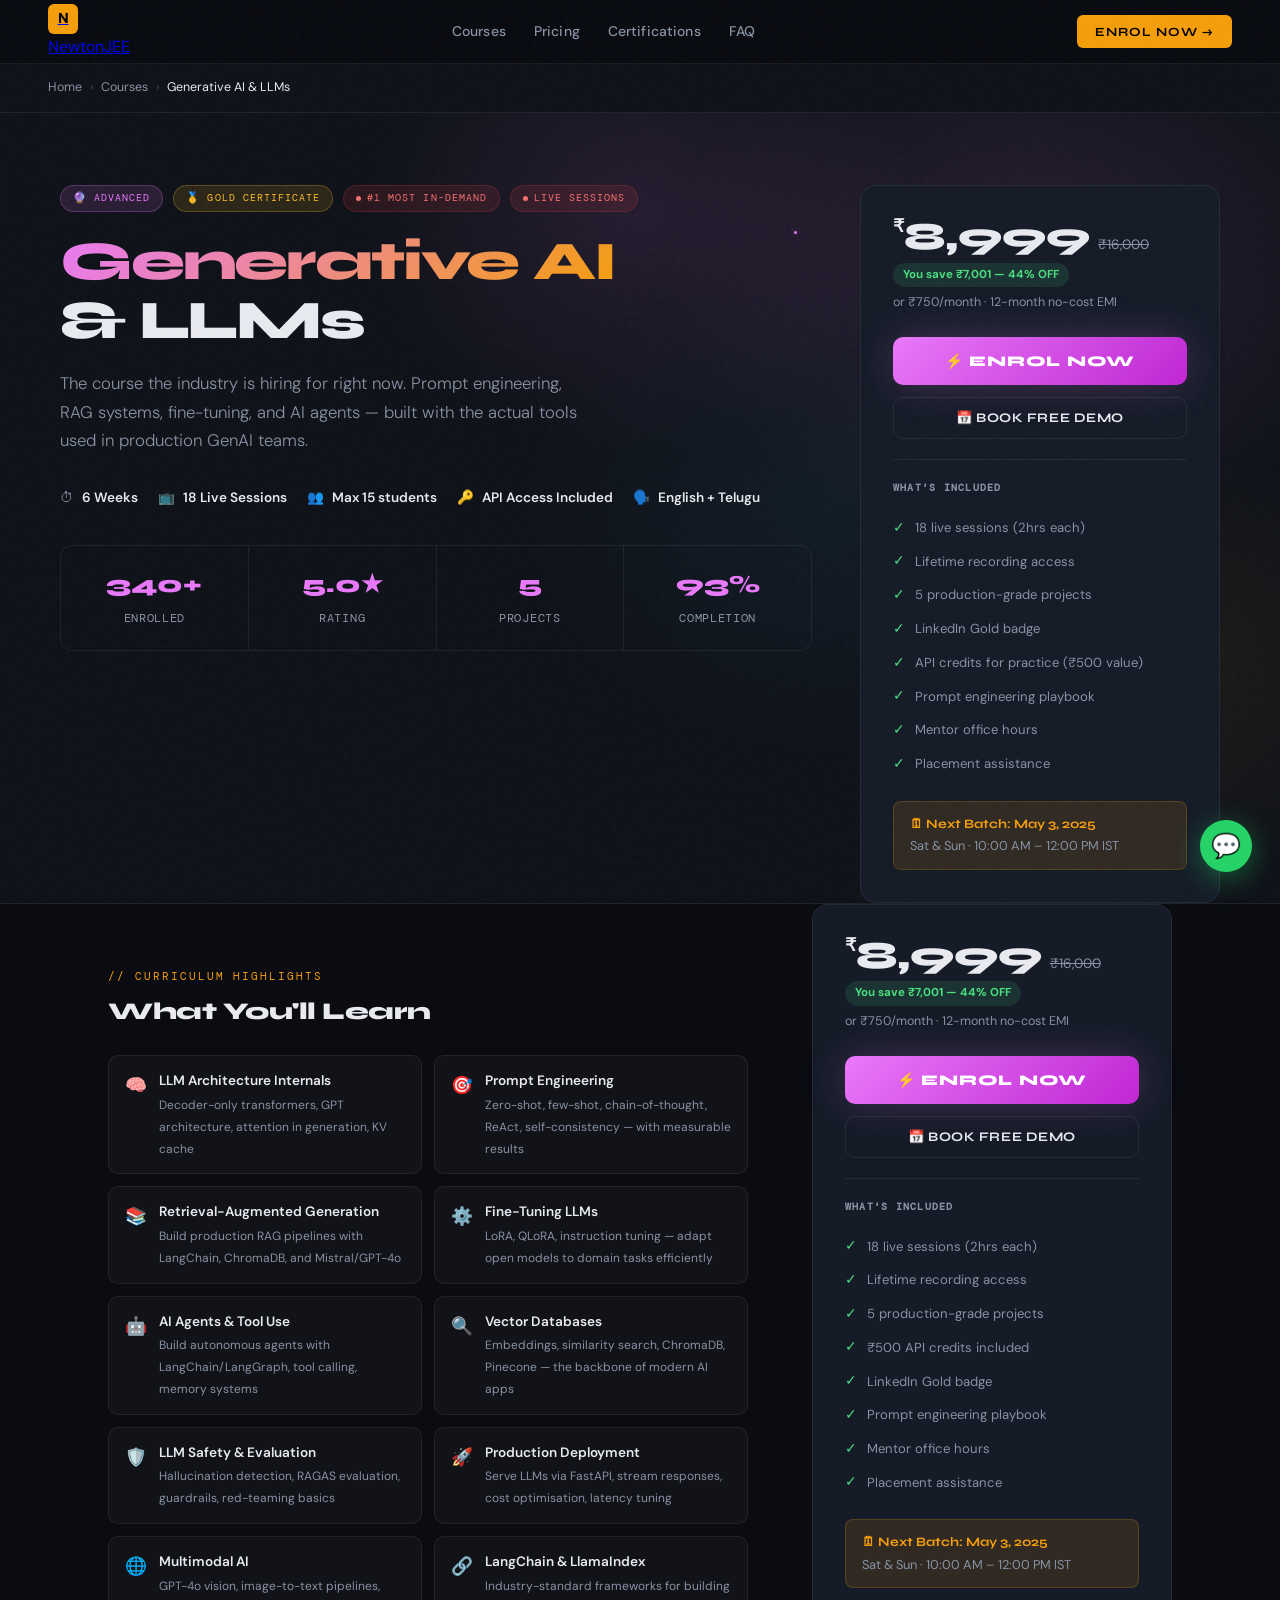
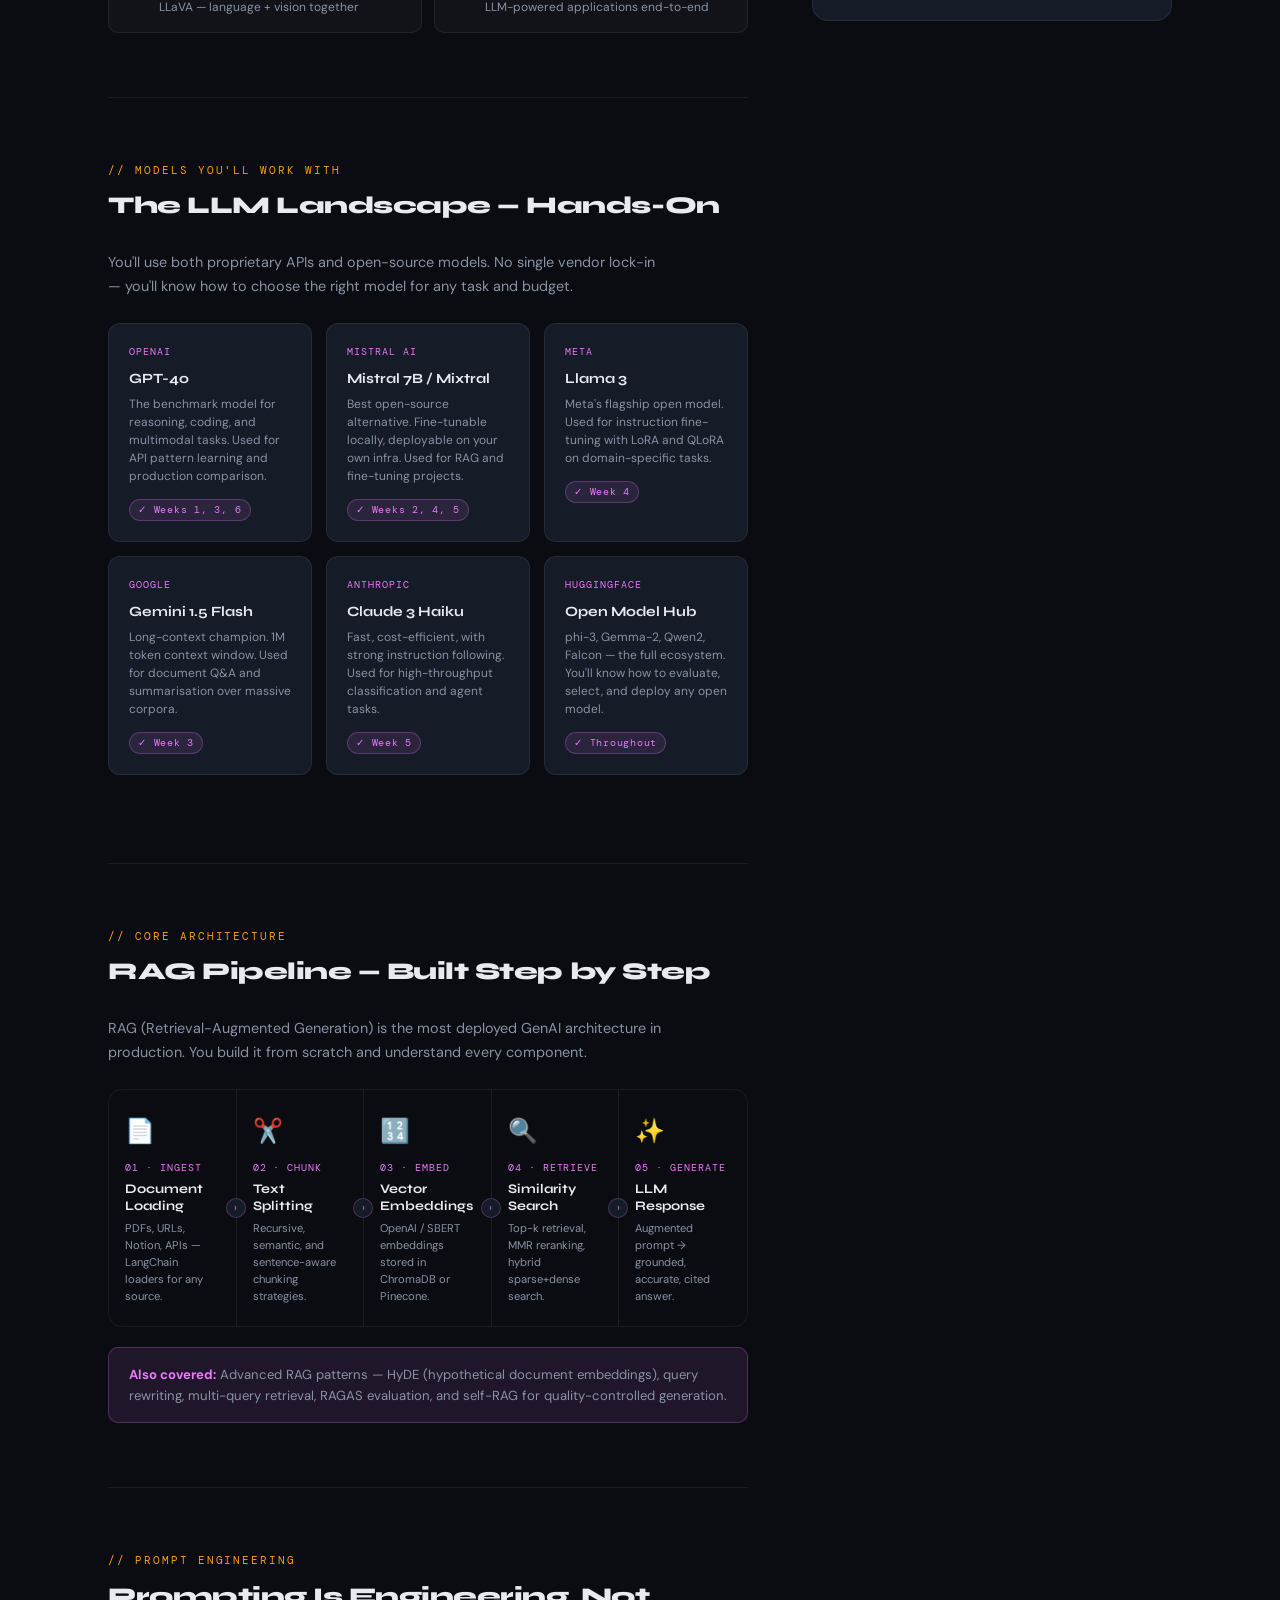
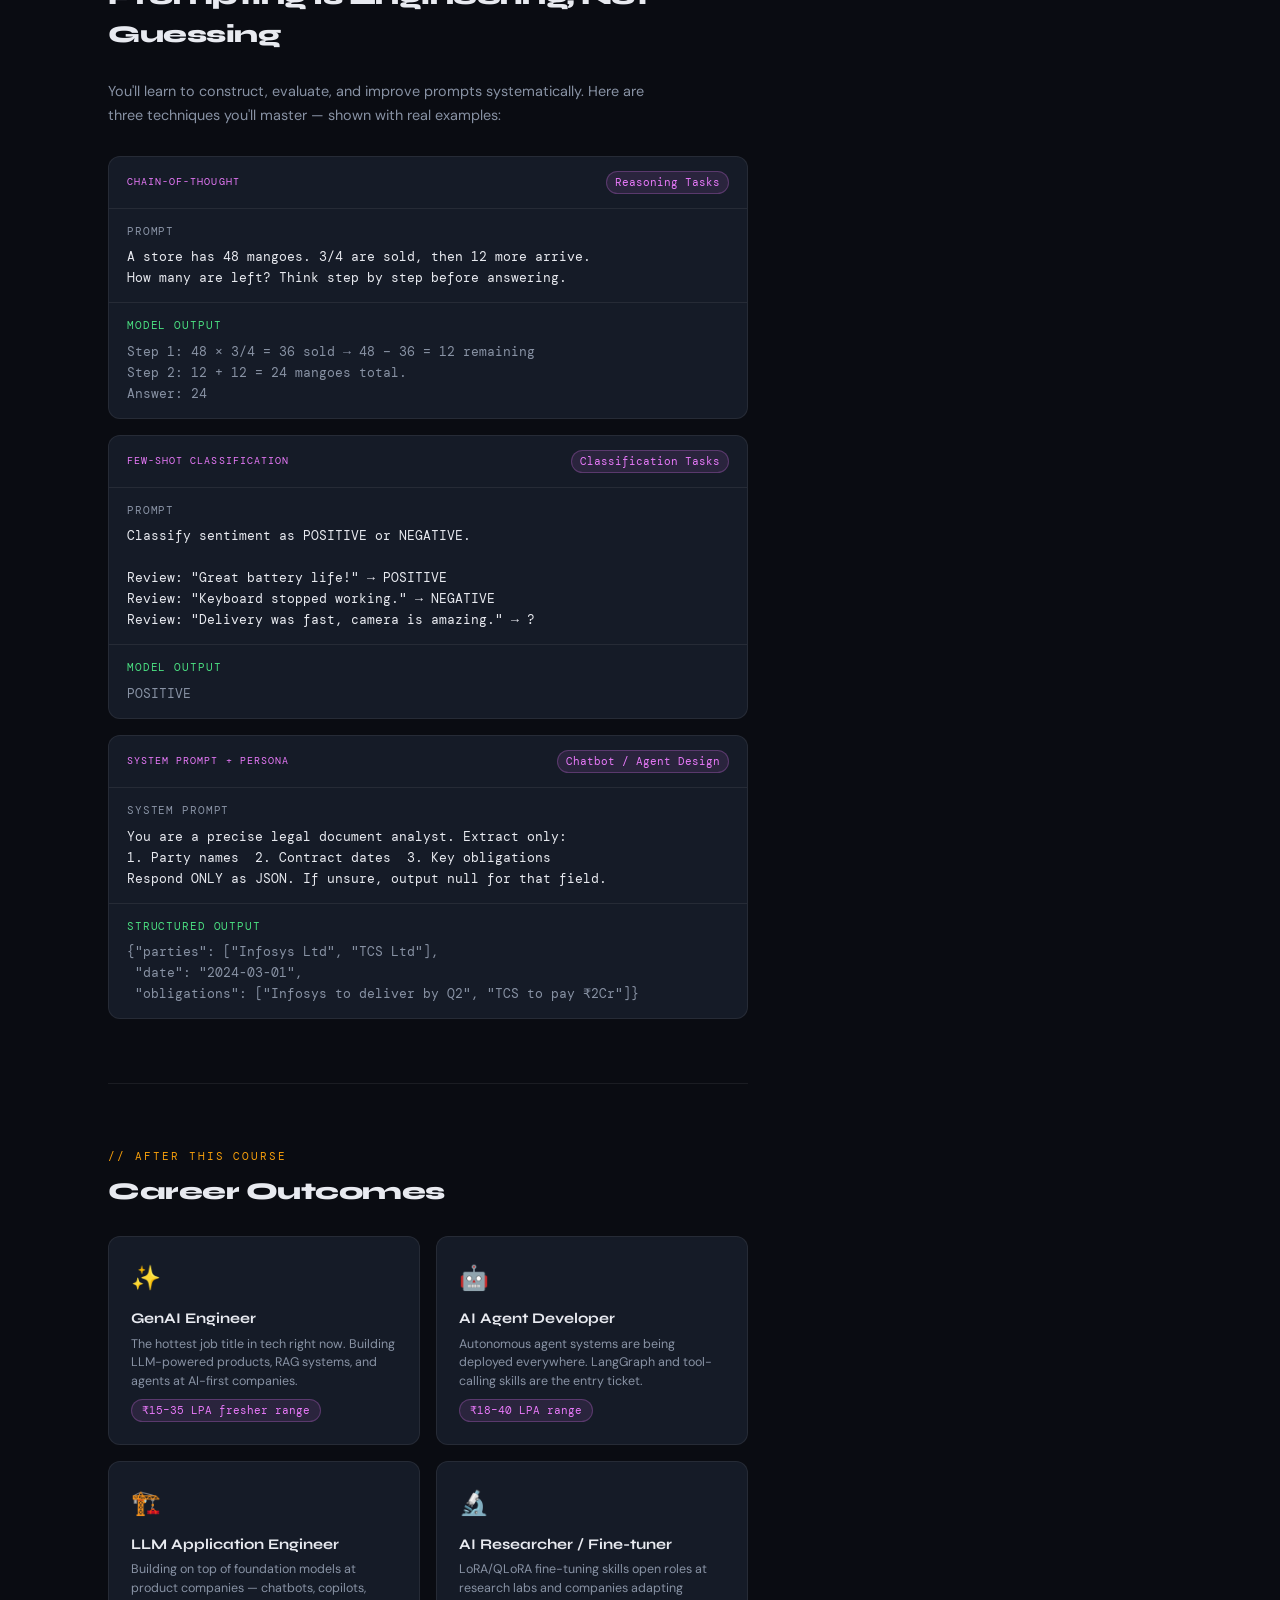
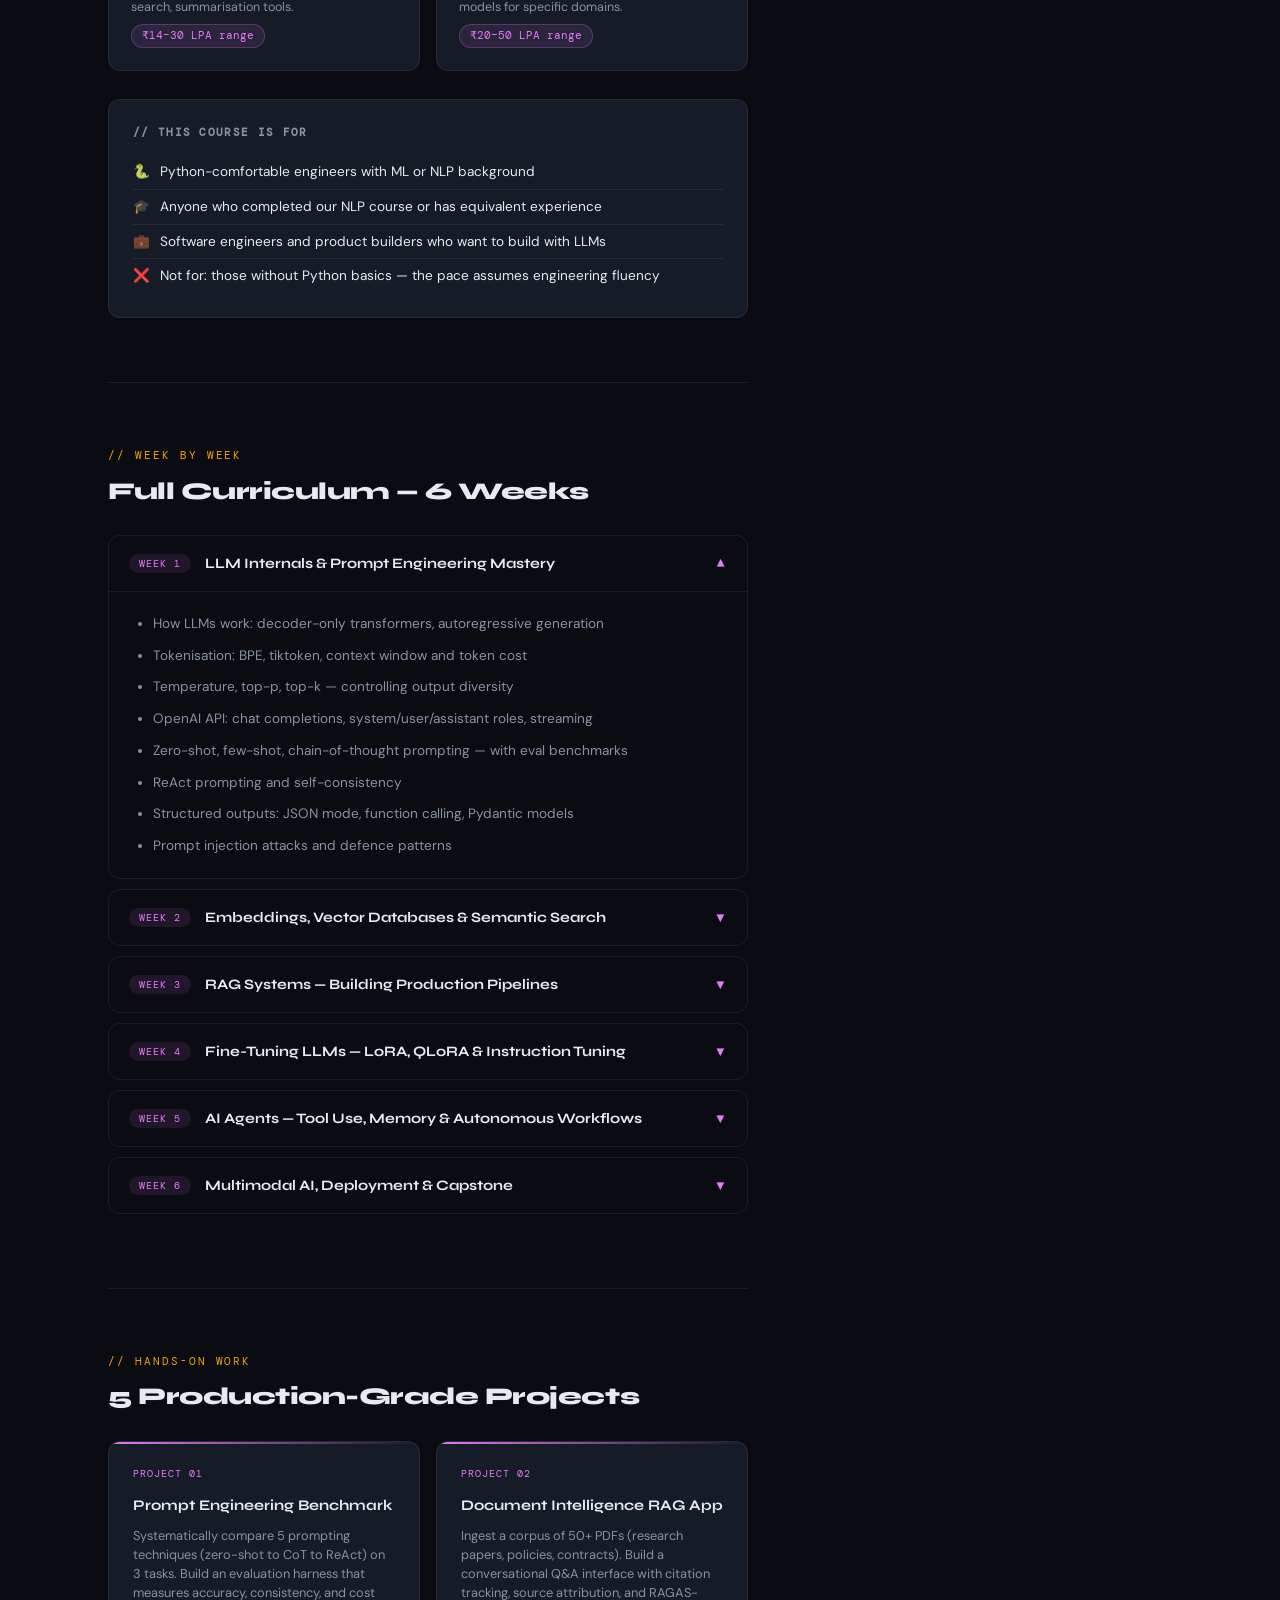
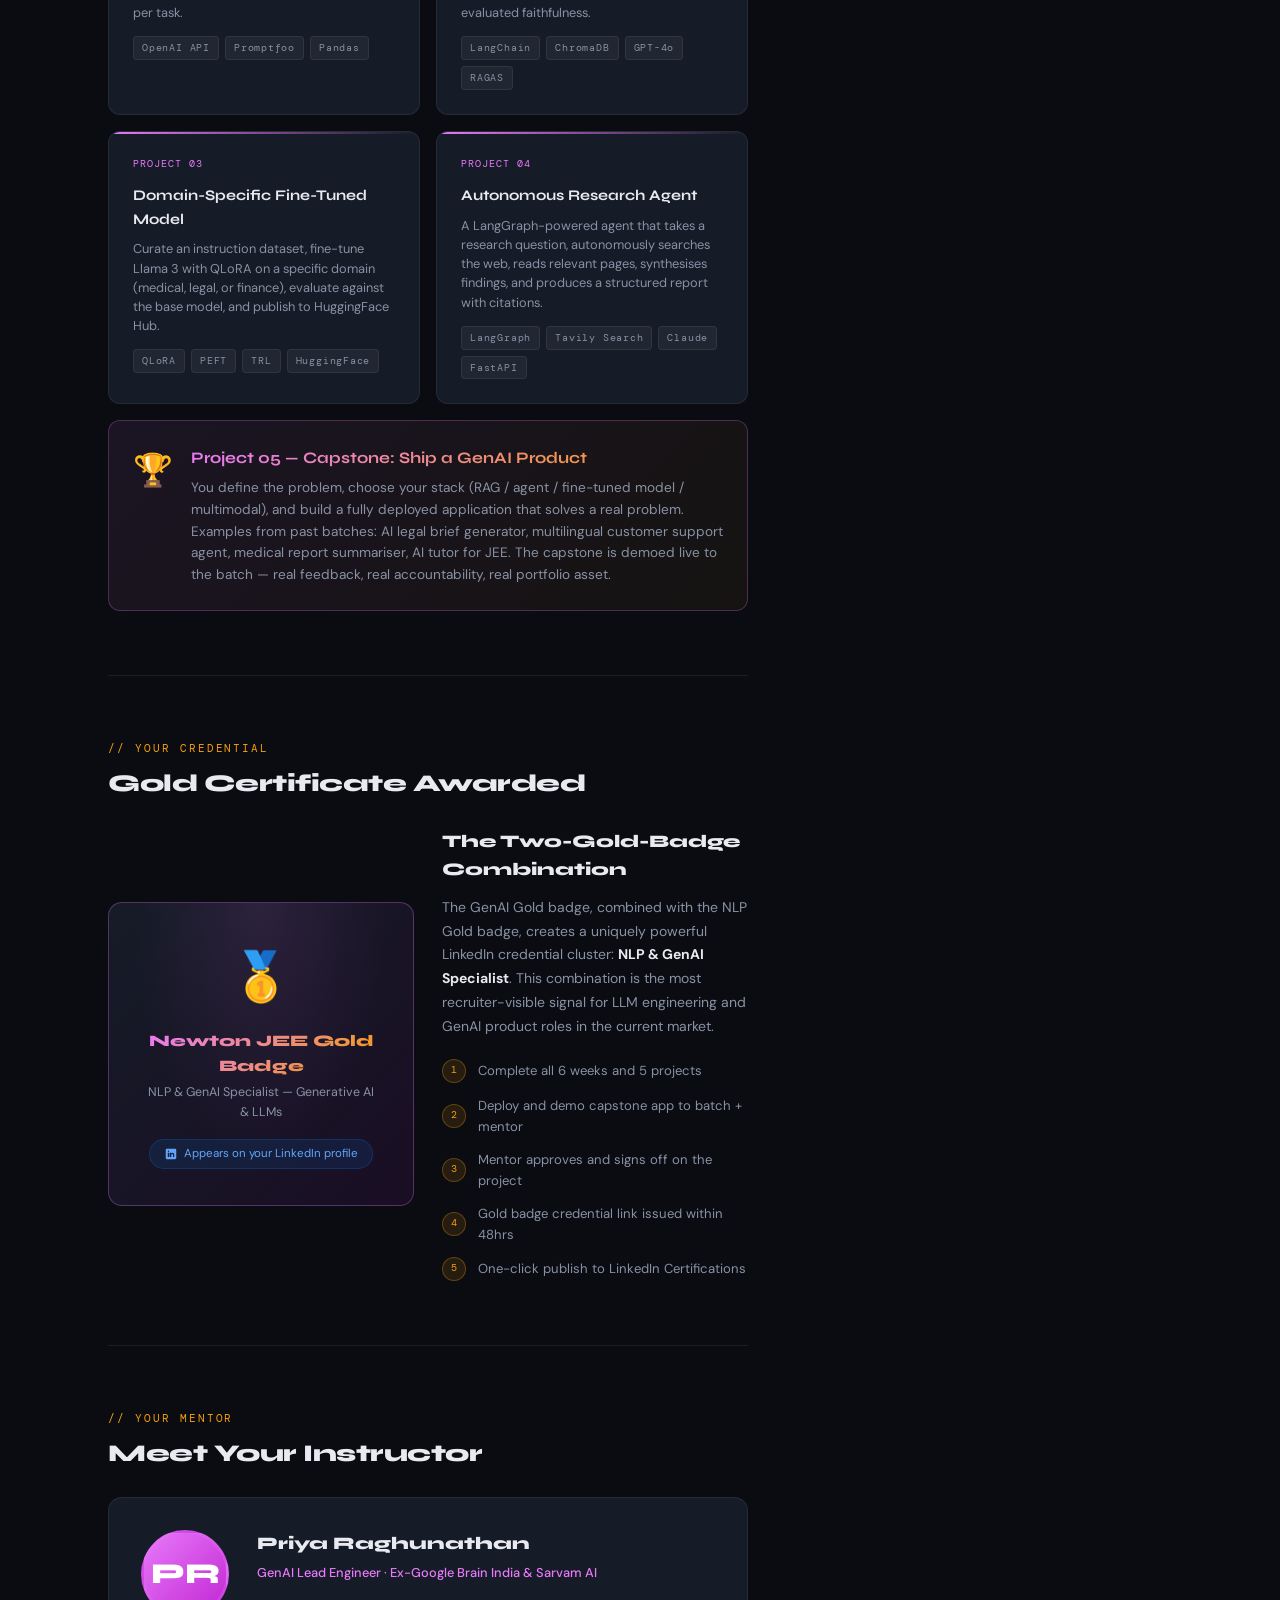
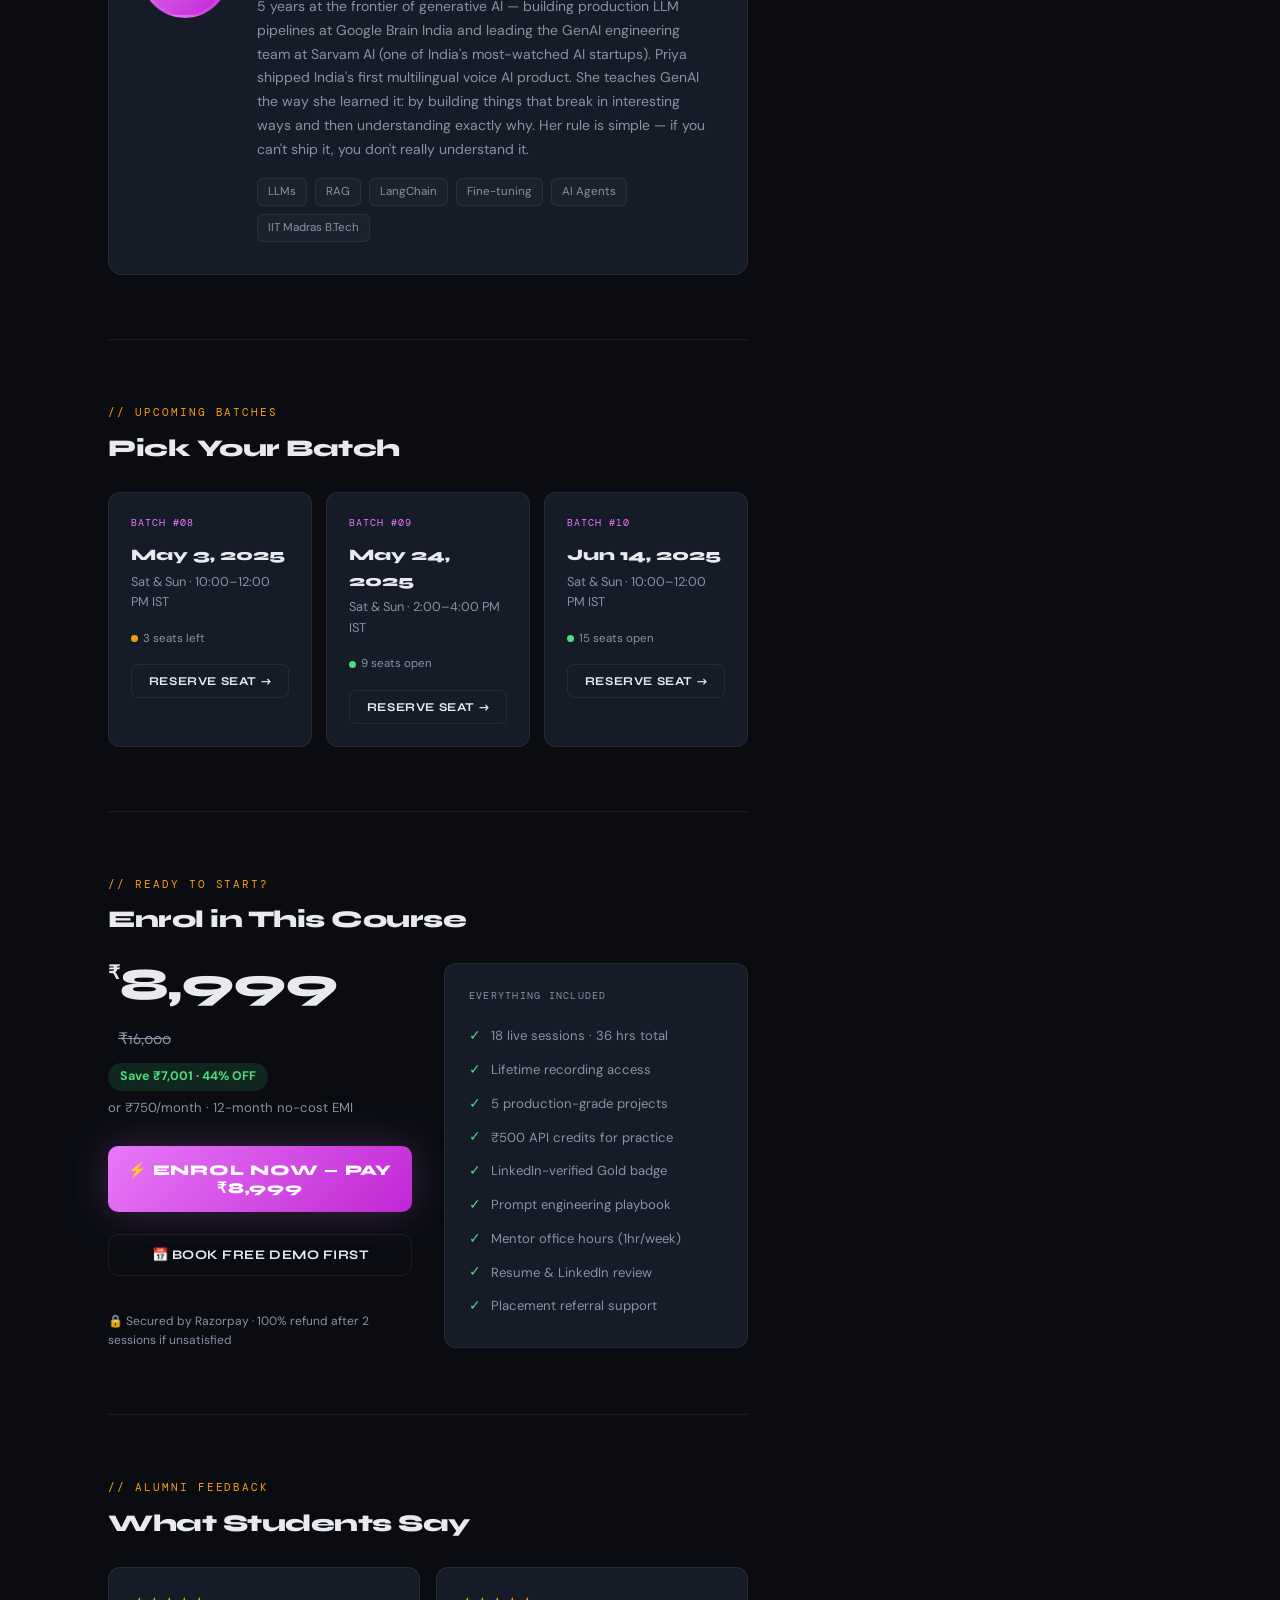
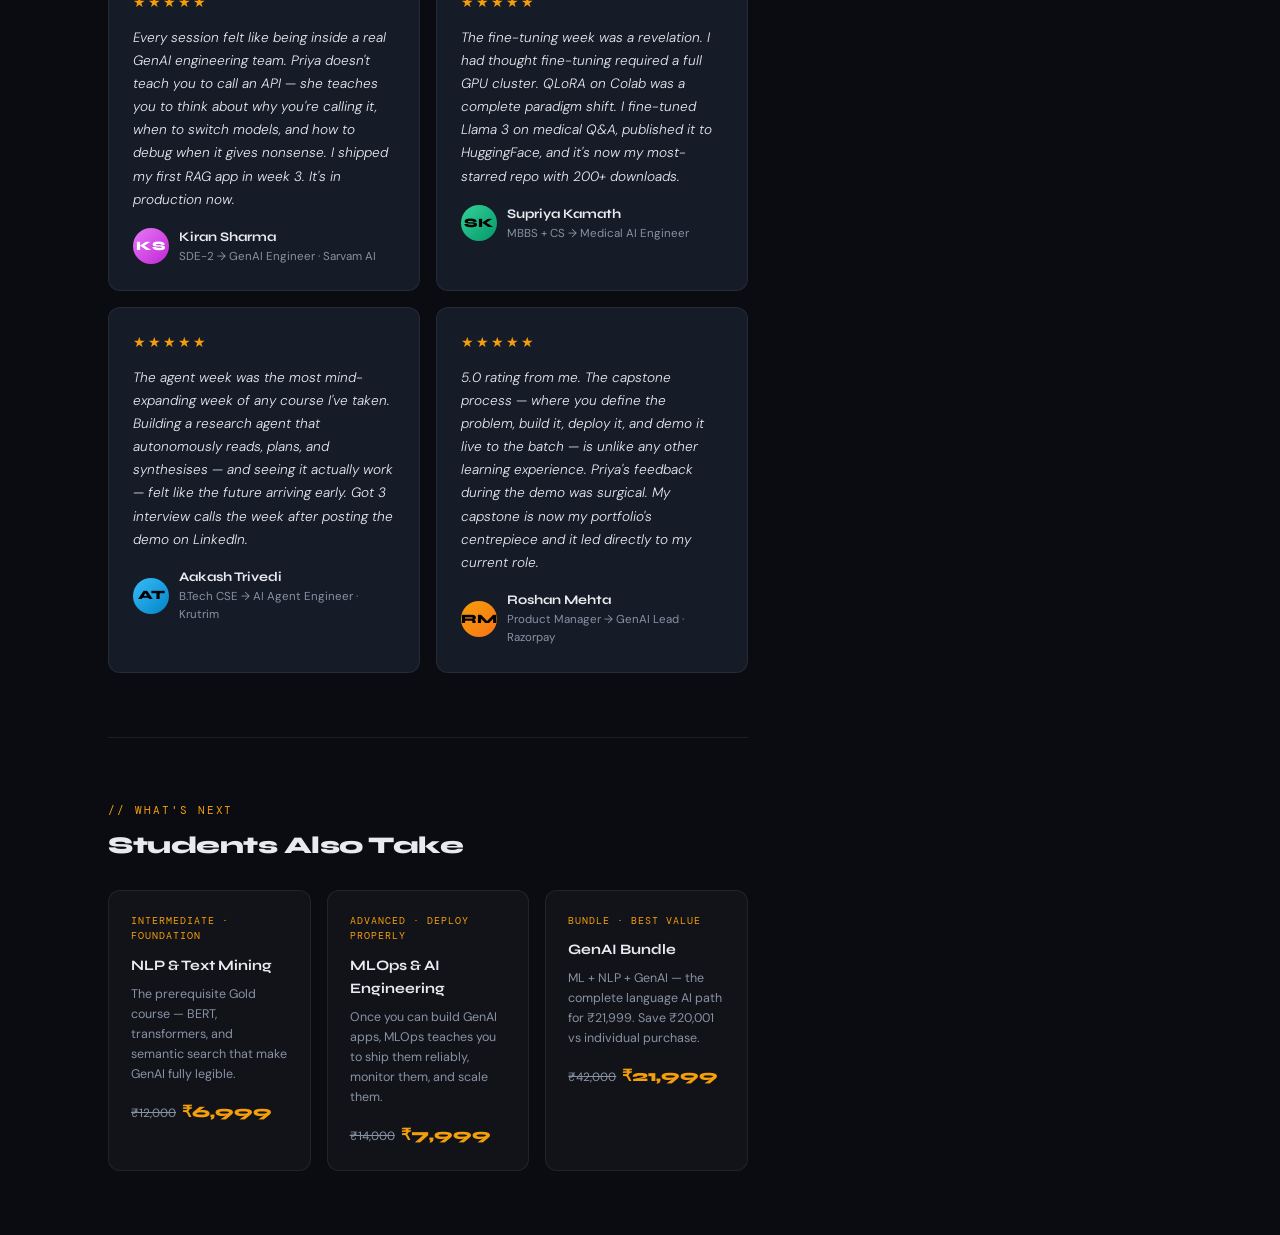
<file: course-generative-ai-llms.html>
<!DOCTYPE html>
<html lang="en">
<head>
<meta charset="UTF-8">
<meta name="viewport" content="width=device-width, initial-scale=1.0">
<title>Generative AI & LLMs — Newton JEE</title>
<link rel="preconnect" href="https://fonts.googleapis.com">
<link href="https://fonts.googleapis.com/css2?family=Syne:wght@400;600;700;800&family=DM+Sans:ital,wght@0,300;0,400;0,500;1,300&family=DM+Mono:wght@400;500&display=swap" rel="stylesheet">
<link rel="stylesheet" href="shared.css">
<style>
  :root {
    --bg: #0a0c12;
    --bg2: #0f1219;
    --bg3: #151b27;
    --amber: #f59e0b;
    --amber2: #fbbf24;
    --amber-glow: rgba(245,158,11,0.12);
    --green: #4ade80;
    --text: #e8eaf0;
    --text-muted: #8892a4;
    --border: rgba(255,255,255,0.07);
    --card: rgba(255,255,255,0.03);
    /* course accent: gold-to-magenta — GenAI feels premium & generative */
    --acc: #e879f9;
    --acc2: #c026d3;
    --acc-glow: rgba(232,121,249,0.1);
    --acc-border: rgba(232,121,249,0.25);
  }
  *, *::before, *::after { box-sizing: border-box; margin: 0; padding: 0; }
  html { scroll-behavior: smooth; }
  body { font-family: 'DM Sans', sans-serif; background: var(--bg); color: var(--text); overflow-x: hidden; line-height: 1.6; }
  body::before { content: ''; position: fixed; inset: 0; background-image: url("data:image/svg+xml,%3Csvg viewBox='0 0 200 200' xmlns='http://www.w3.org/2000/svg'%3E%3Cfilter id='n'%3E%3CfeTurbulence type='fractalNoise' baseFrequency='0.85' numOctaves='4' stitchTiles='stitch'/%3E%3C/filter%3E%3Crect width='100%25' height='100%25' filter='url(%23n)' opacity='1'/%3E%3C/svg%3E"); opacity: 0.022; pointer-events: none; z-index: 9999; }

  /* ── HEADER ── */
  header { position: sticky; top: 0; z-index: 100; background: rgba(10,12,18,0.93); backdrop-filter: blur(16px); border-bottom: 1px solid var(--border); padding: 0 48px; height: 64px; display: flex; align-items: center; justify-content: space-between; }
  .logo { font-family: 'Syne', sans-serif; font-weight: 800; font-size: 1.2rem; letter-spacing: -0.02em; display: flex; align-items: center; gap: 8px; text-decoration: none; color: var(--text); }
  .logo .acc-c { color: var(--amber); }
  .logo-icon { width: 30px; height: 30px; background: var(--amber); border-radius: 6px; display: flex; align-items: center; justify-content: center; font-size: 0.9rem; color: #000; font-weight: 900; }
  nav { display: flex; align-items: center; gap: 28px; }
  nav a { font-size: 0.875rem; font-weight: 500; color: var(--text-muted); text-decoration: none; transition: color 0.2s; }
  nav a:hover { color: var(--text); }
  .btn-header { background: var(--amber); color: #000; font-family: 'Syne', sans-serif; font-weight: 700; font-size: 0.78rem; letter-spacing: 0.08em; text-transform: uppercase; padding: 9px 18px; border-radius: 6px; border: none; cursor: pointer; transition: all 0.2s; }
  .btn-header:hover { background: var(--amber2); }

  /* ── BREADCRUMB ── */
  .breadcrumb { padding: 14px 48px; background: var(--bg2); border-bottom: 1px solid var(--border); font-size: 0.78rem; color: var(--text-muted); display: flex; align-items: center; gap: 8px; }
  .breadcrumb a { color: var(--text-muted); text-decoration: none; }
  .breadcrumb a:hover { color: var(--amber); }
  .breadcrumb .sep { opacity: 0.4; }
  .breadcrumb .current { color: var(--text); }

  /* ── HERO ── */
  .course-hero { position: relative; padding: 72px 48px 0; overflow: hidden; background: var(--bg2); border-bottom: 1px solid var(--border); }

  /* Unique: aurora-style animated gradient mesh — "generative" feel */
  .hero-aurora {
    position: absolute; inset: 0; pointer-events: none;
    background:
      radial-gradient(ellipse 40% 50% at 80% 20%, rgba(232,121,249,0.12), transparent 70%),
      radial-gradient(ellipse 30% 40% at 90% 70%, rgba(245,158,11,0.07), transparent 70%),
      radial-gradient(ellipse 35% 45% at 65% 50%, rgba(56,189,248,0.06), transparent 70%);
    animation: auroraShift 8s ease-in-out infinite alternate;
  }
  @keyframes auroraShift {
    0%   { opacity: 0.7; transform: scale(1); }
    100% { opacity: 1; transform: scale(1.04); }
  }

  /* Sparse floating "token" sparkles */
  .hero-sparkles { position: absolute; inset: 0; pointer-events: none; overflow: hidden; }
  .sparkle { position: absolute; width: 3px; height: 3px; background: var(--acc); border-radius: 50%; animation: twinkle 3s ease-in-out infinite; box-shadow: 0 0 6px rgba(232,121,249,0.6); }
  @keyframes twinkle { 0%,100%{opacity:0;transform:scale(0.5)} 50%{opacity:1;transform:scale(1)} }

  .hero-glow { position: absolute; top: -20%; right: 5%; width: 600px; height: 520px; background: radial-gradient(ellipse, rgba(232,121,249,0.1), transparent 65%); pointer-events: none; }

  .hero-layout { position: relative; display: grid; grid-template-columns: 1fr 360px; gap: 48px; max-width: 1160px; margin: 0 auto; align-items: start; }
  .hero-left { padding-bottom: 72px; animation: fadeUp 0.7s ease both; }
  @keyframes fadeUp { from{opacity:0;transform:translateY(22px)} to{opacity:1;transform:translateY(0)} }

  .course-badge-row { display: flex; align-items: center; gap: 10px; margin-bottom: 20px; flex-wrap: wrap; }
  .badge { display: inline-flex; align-items: center; gap: 6px; font-family: 'DM Mono', monospace; font-size: 0.65rem; letter-spacing: 0.1em; text-transform: uppercase; padding: 4px 12px; border-radius: 100px; }
  .badge.advanced   { background: rgba(232,121,249,0.12); color: var(--acc); border: 1px solid var(--acc-border); }
  .badge.gold       { background: rgba(251,191,36,0.12); color: #fbbf24; border: 1px solid rgba(251,191,36,0.25); }
  .badge.hot        { background: rgba(239,68,68,0.12); color: #f87171; border: 1px solid rgba(239,68,68,0.2); }
  .badge.live       { background: rgba(239,68,68,0.12); color: #f87171; border: 1px solid rgba(239,68,68,0.2); }
  .badge .dot       { width: 5px; height: 5px; border-radius: 50%; background: currentColor; animation: pulse 2s infinite; }
  @keyframes pulse { 0%,100%{opacity:1} 50%{opacity:0.3} }

  .course-hero h1 { font-family: 'Syne', sans-serif; font-size: clamp(2rem, 4.5vw, 3.4rem); font-weight: 800; letter-spacing: -0.04em; line-height: 1.1; margin-bottom: 18px; }
  .course-hero h1 span { background: linear-gradient(135deg, var(--acc), var(--amber)); -webkit-background-clip: text; -webkit-text-fill-color: transparent; background-clip: text; }
  .course-tagline { font-size: 1.05rem; color: var(--text-muted); font-weight: 300; max-width: 520px; margin-bottom: 32px; line-height: 1.7; }

  .meta-pills { display: flex; gap: 20px; flex-wrap: wrap; margin-bottom: 36px; }
  .meta-pill { display: flex; align-items: center; gap: 8px; font-size: 0.85rem; color: var(--text-muted); }
  .meta-pill strong { color: var(--text); font-weight: 600; }

  .hero-stats { display: flex; gap: 0; border: 1px solid var(--border); border-radius: 12px; overflow: hidden; }
  .hstat { flex: 1; padding: 20px; border-right: 1px solid var(--border); text-align: center; }
  .hstat:last-child { border-right: none; }
  .hstat .num { font-family: 'Syne', sans-serif; font-size: 1.5rem; font-weight: 800; color: var(--acc); display: block; }
  .hstat .lbl { font-size: 0.72rem; color: var(--text-muted); text-transform: uppercase; letter-spacing: 0.06em; font-family: 'DM Mono', monospace; }

  /* ── ENROL CARD ── */
  .enrol-card { background: var(--bg3); border: 1px solid var(--border); border-radius: 16px; padding: 32px; position: sticky; top: 80px; animation: fadeUp 0.6s 0.2s ease both; }
  .enrol-fee { font-family: 'Syne', sans-serif; font-size: 2.4rem; font-weight: 800; line-height: 1; }
  .enrol-fee sup { font-size: 1.1rem; vertical-align: top; margin-top: 8px; }
  .enrol-mrp { font-size: 0.85rem; color: var(--text-muted); text-decoration: line-through; margin-left: 8px; }
  .enrol-save { display: inline-block; background: rgba(74,222,128,0.12); color: var(--green); font-size: 0.72rem; font-weight: 700; padding: 3px 10px; border-radius: 100px; margin: 6px 0; }
  .enrol-emi { font-size: 0.78rem; color: var(--text-muted); margin-bottom: 24px; }
  .btn-enrol-main { width: 100%; padding: 15px; background: linear-gradient(135deg, var(--acc), var(--acc2)); color: #fff; font-family: 'Syne', sans-serif; font-weight: 800; font-size: 0.92rem; letter-spacing: 0.05em; text-transform: uppercase; border: none; border-radius: 10px; cursor: pointer; transition: all 0.2s; margin-bottom: 12px; box-shadow: 0 0 40px rgba(232,121,249,0.22); }
  .btn-enrol-main:hover { opacity: 0.9; transform: translateY(-2px); box-shadow: 0 8px 40px rgba(232,121,249,0.35); }
  .btn-demo-sm { width: 100%; padding: 12px; background: transparent; border: 1px solid var(--border); color: var(--text); font-family: 'Syne', sans-serif; font-weight: 700; font-size: 0.82rem; letter-spacing: 0.04em; text-transform: uppercase; border-radius: 10px; cursor: pointer; transition: all 0.2s; margin-bottom: 20px; }
  .btn-demo-sm:hover { border-color: var(--amber); color: var(--amber); }
  .card-includes { border-top: 1px solid var(--border); padding-top: 20px; }
  .card-includes h5 { font-family: 'DM Mono', monospace; font-size: 0.65rem; letter-spacing: 0.12em; text-transform: uppercase; color: var(--text-muted); margin-bottom: 14px; }
  .include-row { display: flex; align-items: center; gap: 10px; font-size: 0.82rem; color: var(--text-muted); padding: 6px 0; }
  .include-row .ck { color: var(--green); font-size: 0.85rem; flex-shrink: 0; }
  .next-batch { margin-top: 20px; background: var(--amber-glow); border: 1px solid rgba(245,158,11,0.2); border-radius: 8px; padding: 12px 16px; font-size: 0.8rem; }
  .next-batch strong { color: var(--amber); display: block; margin-bottom: 2px; font-family: 'Syne', sans-serif; }
  .next-batch span { color: var(--text-muted); }

  /* ── PAGE BODY ── */
  .page-body { max-width: 1160px; margin: 0 auto; padding: 0 48px; }
  .content-grid { display: grid; grid-template-columns: 1fr 360px; gap: 64px; align-items: start; }
  .content-main { min-width: 0; }
  .content-side { position: sticky; top: 80px; }

  section.body-section { padding: 64px 0; border-bottom: 1px solid var(--border); }
  section.body-section:last-child { border-bottom: none; }
  .sec-label { font-family: 'DM Mono', monospace; font-size: 0.68rem; letter-spacing: 0.18em; text-transform: uppercase; color: var(--amber); margin-bottom: 8px; }
  .sec-title { font-family: 'Syne', sans-serif; font-size: 1.5rem; font-weight: 800; letter-spacing: -0.02em; margin-bottom: 24px; }

  /* ── LEARN GRID ── */
  .learn-grid { display: grid; grid-template-columns: 1fr 1fr; gap: 12px; }
  .learn-item { display: flex; align-items: flex-start; gap: 12px; background: var(--card); border: 1px solid var(--border); border-radius: 10px; padding: 14px 16px; font-size: 0.85rem; transition: border-color 0.2s; }
  .learn-item:hover { border-color: var(--acc-border); }
  .learn-item .li-icon { font-size: 1.1rem; flex-shrink: 0; margin-top: 1px; }
  .learn-item .li-text strong { display: block; font-weight: 600; font-size: 0.85rem; margin-bottom: 2px; }
  .learn-item .li-text span { font-size: 0.75rem; color: var(--text-muted); }

  /* ── LLM LANDSCAPE (unique) ── */
  .llm-grid { display: grid; grid-template-columns: repeat(3, 1fr); gap: 14px; margin-bottom: 24px; }
  .llm-card { background: var(--bg3); border: 1px solid var(--border); border-radius: 12px; padding: 20px; transition: all 0.2s; position: relative; overflow: hidden; }
  .llm-card:hover { border-color: var(--acc-border); }
  .llm-card::before { content: ''; position: absolute; top: 0; left: 0; right: 0; height: 2px; background: linear-gradient(90deg, var(--acc), transparent); opacity: 0; transition: opacity 0.3s; }
  .llm-card:hover::before { opacity: 1; }
  .llm-provider { font-family: 'DM Mono', monospace; font-size: 0.62rem; letter-spacing: 0.1em; color: var(--acc); text-transform: uppercase; margin-bottom: 8px; }
  .llm-card h4 { font-family: 'Syne', sans-serif; font-size: 0.88rem; font-weight: 700; margin-bottom: 5px; }
  .llm-card p { font-size: 0.75rem; color: var(--text-muted); line-height: 1.5; margin-bottom: 10px; }
  .llm-taught { display: inline-block; font-family: 'DM Mono', monospace; font-size: 0.6rem; letter-spacing: 0.08em; background: var(--acc-glow); color: var(--acc); border: 1px solid var(--acc-border); border-radius: 100px; padding: 2px 8px; }

  /* ── RAG ARCHITECTURE (unique) ── */
  .rag-flow { display: grid; grid-template-columns: repeat(5, 1fr); gap: 0; border: 1px solid var(--border); border-radius: 14px; overflow: hidden; margin-bottom: 20px; }
  .rag-step { padding: 22px 16px; border-right: 1px solid var(--border); position: relative; transition: background 0.2s; }
  .rag-step:last-child { border-right: none; }
  .rag-step:hover { background: rgba(232,121,249,0.04); }
  .rag-icon { font-size: 1.5rem; display: block; margin-bottom: 10px; }
  .rag-num { font-family: 'DM Mono', monospace; font-size: 0.6rem; letter-spacing: 0.1em; color: var(--acc); text-transform: uppercase; margin-bottom: 6px; }
  .rag-step h4 { font-family: 'Syne', sans-serif; font-size: 0.82rem; font-weight: 700; margin-bottom: 5px; line-height: 1.3; }
  .rag-step p { font-size: 0.7rem; color: var(--text-muted); line-height: 1.5; }
  .rag-arrow { position: absolute; right: -10px; top: 50%; transform: translateY(-50%); background: var(--bg3); border: 1px solid var(--acc-border); color: var(--acc); border-radius: 50%; width: 20px; height: 20px; display: flex; align-items: center; justify-content: center; font-size: 0.65rem; z-index: 2; }
  .rag-step:last-child .rag-arrow { display: none; }

  /* ── PROMPT ENGINEERING (unique interactive) ── */
  .prompt-demos { display: flex; flex-direction: column; gap: 16px; }
  .prompt-demo { background: var(--bg3); border: 1px solid var(--border); border-radius: 12px; overflow: hidden; transition: border-color 0.2s; }
  .prompt-demo:hover { border-color: var(--acc-border); }
  .pd-header { display: flex; align-items: center; justify-content: space-between; padding: 14px 18px; border-bottom: 1px solid var(--border); }
  .pd-technique { font-family: 'DM Mono', monospace; font-size: 0.65rem; letter-spacing: 0.1em; color: var(--acc); text-transform: uppercase; }
  .pd-badge { font-size: 0.68rem; background: var(--acc-glow); color: var(--acc); border: 1px solid var(--acc-border); border-radius: 100px; padding: 2px 8px; font-family: 'DM Mono', monospace; }
  .pd-prompt { padding: 14px 18px; border-bottom: 1px solid var(--border); }
  .pd-label { font-size: 0.68rem; color: var(--text-muted); font-family: 'DM Mono', monospace; text-transform: uppercase; letter-spacing: 0.08em; margin-bottom: 6px; }
  .pd-text { font-size: 0.82rem; color: var(--text); font-family: 'DM Mono', monospace; line-height: 1.6; white-space: pre-wrap; }
  .pd-output { padding: 14px 18px; }
  .pd-output .pd-label { color: var(--green); }
  .pd-text.output { color: var(--text-muted); }

  /* ── OUTCOMES ── */
  .outcomes-grid { display: grid; grid-template-columns: 1fr 1fr; gap: 16px; margin-bottom: 28px; }
  .outcome-card { background: var(--bg3); border: 1px solid var(--border); border-radius: 12px; padding: 22px; transition: all 0.2s; }
  .outcome-card:hover { border-color: var(--acc-border); }
  .outcome-icon { font-size: 1.5rem; margin-bottom: 10px; display: block; }
  .outcome-card h4 { font-family: 'Syne', sans-serif; font-size: 0.92rem; font-weight: 700; margin-bottom: 4px; }
  .outcome-card p { font-size: 0.78rem; color: var(--text-muted); line-height: 1.5; }
  .salary-badge { display: inline-flex; align-items: center; gap: 4px; background: var(--acc-glow); color: var(--acc); border: 1px solid var(--acc-border); border-radius: 100px; padding: 2px 10px; font-size: 0.68rem; font-family: 'DM Mono', monospace; margin-top: 8px; }

  .who-for { background: var(--bg3); border: 1px solid var(--border); border-radius: 12px; padding: 24px; margin-top: 20px; }
  .who-for h4 { font-family: 'DM Mono', monospace; font-size: 0.68rem; letter-spacing: 0.12em; text-transform: uppercase; color: var(--text-muted); margin-bottom: 14px; }
  .who-row { display: flex; align-items: center; gap: 10px; font-size: 0.85rem; padding: 6px 0; border-bottom: 1px solid var(--border); }
  .who-row:last-child { border-bottom: none; }

  /* ── CURRICULUM ── */
  .week-item { border: 1px solid var(--border); border-radius: 12px; margin-bottom: 10px; overflow: hidden; }
  .week-header { width: 100%; background: none; border: none; color: var(--text); padding: 18px 20px; cursor: pointer; display: flex; align-items: center; gap: 14px; text-align: left; transition: background 0.2s; }
  .week-header:hover { background: rgba(255,255,255,0.02); }
  .week-num { font-family: 'DM Mono', monospace; font-size: 0.65rem; letter-spacing: 0.1em; background: var(--acc-glow); color: var(--acc); padding: 3px 10px; border-radius: 100px; white-space: nowrap; flex-shrink: 0; }
  .week-title { font-family: 'Syne', sans-serif; font-size: 0.9rem; font-weight: 700; flex: 1; }
  .week-ch { color: var(--acc); transition: transform 0.3s; margin-left: auto; flex-shrink: 0; }
  .week-item.open .week-ch { transform: rotate(180deg); }
  .week-body { max-height: 0; overflow: hidden; transition: max-height 0.35s ease; }
  .week-item.open .week-body { max-height: 500px; border-top: 1px solid var(--border); }
  .week-body ul { padding: 16px 20px 16px 44px; }
  .week-body li { font-size: 0.85rem; color: var(--text-muted); padding: 5px 0; list-style: disc; }

  /* ── PROJECTS ── */
  .projects-grid { display: grid; grid-template-columns: 1fr 1fr; gap: 16px; }
  .project-card { background: var(--bg3); border: 1px solid var(--border); border-radius: 12px; padding: 24px; position: relative; overflow: hidden; transition: all 0.25s; }
  .project-card:hover { border-color: var(--acc-border); transform: translateY(-3px); }
  .project-card::before { content: ''; position: absolute; top: 0; left: 0; width: 100%; height: 2px; background: linear-gradient(90deg, var(--acc), transparent); }
  .proj-number { font-family: 'DM Mono', monospace; font-size: 0.65rem; letter-spacing: 0.1em; color: var(--acc); margin-bottom: 12px; }
  .project-card h4 { font-family: 'Syne', sans-serif; font-size: 0.92rem; font-weight: 700; margin-bottom: 8px; }
  .project-card p { font-size: 0.8rem; color: var(--text-muted); margin-bottom: 14px; line-height: 1.5; }
  .tool-tags { display: flex; flex-wrap: wrap; gap: 6px; }
  .tool-tag { font-family: 'DM Mono', monospace; font-size: 0.62rem; letter-spacing: 0.08em; background: rgba(255,255,255,0.05); border: 1px solid var(--border); padding: 3px 8px; border-radius: 4px; color: var(--text-muted); }

  /* ── CERT ── */
  .cert-showcase { display: grid; grid-template-columns: 1fr 1fr; gap: 28px; align-items: center; }
  .cert-visual { background: linear-gradient(135deg, var(--bg3), #1a0e24); border: 1px solid rgba(232,121,249,0.3); border-radius: 14px; padding: 36px; text-align: center; position: relative; overflow: hidden; }
  .cert-visual::before { content: ''; position: absolute; inset: 0; background: radial-gradient(ellipse at top, rgba(232,121,249,0.1), transparent 60%); }
  .cert-emoji { font-size: 3rem; display: block; margin-bottom: 12px; position: relative; }
  .cert-visual h4 { font-family: 'Syne', sans-serif; font-size: 1rem; font-weight: 800; margin-bottom: 4px; position: relative; background: linear-gradient(135deg, var(--acc), var(--amber)); -webkit-background-clip: text; -webkit-text-fill-color: transparent; background-clip: text; }
  .cert-visual p { font-size: 0.78rem; color: var(--text-muted); position: relative; }
  .cert-li-badge { margin-top: 16px; display: inline-flex; align-items: center; gap: 6px; background: rgba(10,102,194,0.15); border: 1px solid rgba(10,102,194,0.3); border-radius: 100px; padding: 5px 14px; font-size: 0.72rem; color: #60a5fa; position: relative; }
  .cert-info h4 { font-family: 'Syne', sans-serif; font-size: 1.1rem; font-weight: 800; margin-bottom: 12px; }
  .cert-info p { font-size: 0.875rem; color: var(--text-muted); margin-bottom: 20px; line-height: 1.7; }
  .cert-steps { display: flex; flex-direction: column; gap: 12px; }
  .cert-step { display: flex; align-items: center; gap: 12px; font-size: 0.82rem; }
  .cert-step .cs-num { width: 24px; height: 24px; background: var(--amber-glow); border: 1px solid rgba(245,158,11,0.3); border-radius: 50%; display: flex; align-items: center; justify-content: center; font-family: 'DM Mono', monospace; font-size: 0.65rem; color: var(--amber); flex-shrink: 0; }
  .cert-step span { color: var(--text-muted); }

  /* ── INSTRUCTOR ── */
  .instructor-card { background: var(--bg3); border: 1px solid var(--border); border-radius: 14px; padding: 32px; display: grid; grid-template-columns: auto 1fr; gap: 28px; align-items: start; }
  .instructor-avatar { width: 88px; height: 88px; border-radius: 50%; background: linear-gradient(135deg, var(--acc), var(--acc2)); display: flex; align-items: center; justify-content: center; font-family: 'Syne', sans-serif; font-size: 1.8rem; font-weight: 800; color: #fff; flex-shrink: 0; border: 3px solid var(--acc-border); }
  .instructor-name { font-family: 'Syne', sans-serif; font-size: 1.1rem; font-weight: 800; margin-bottom: 4px; }
  .instructor-role { font-size: 0.8rem; color: var(--acc); margin-bottom: 12px; font-weight: 500; }
  .instructor-bio { font-size: 0.875rem; color: var(--text-muted); line-height: 1.7; margin-bottom: 16px; }
  .instructor-tags { display: flex; flex-wrap: wrap; gap: 8px; }
  .inst-tag { font-size: 0.72rem; background: var(--card); border: 1px solid var(--border); padding: 4px 10px; border-radius: 6px; color: var(--text-muted); }

  /* ── SCHEDULE ── */
  .schedule-grid { display: grid; grid-template-columns: repeat(3, 1fr); gap: 14px; }
  .schedule-card { background: var(--bg3); border: 1px solid var(--border); border-radius: 12px; padding: 22px; transition: border-color 0.2s; }
  .schedule-card:hover { border-color: var(--acc-border); }
  .sch-batch { font-family: 'DM Mono', monospace; font-size: 0.65rem; letter-spacing: 0.1em; color: var(--acc); text-transform: uppercase; margin-bottom: 10px; }
  .sch-date { font-family: 'Syne', sans-serif; font-size: 1rem; font-weight: 800; margin-bottom: 4px; }
  .sch-time { font-size: 0.8rem; color: var(--text-muted); margin-bottom: 12px; }
  .sch-seats { display: inline-flex; align-items: center; gap: 5px; font-size: 0.72rem; color: var(--text-muted); }
  .seat-dot { width: 7px; height: 7px; border-radius: 50%; }
  .seat-dot.open { background: var(--green); }
  .seat-dot.low  { background: var(--amber); }
  .sch-btn { width: 100%; margin-top: 14px; padding: 9px; border-radius: 7px; cursor: pointer; font-family: 'Syne', sans-serif; font-size: 0.75rem; font-weight: 700; letter-spacing: 0.05em; text-transform: uppercase; transition: all 0.2s; border: 1px solid var(--border); background: transparent; color: var(--text); }
  .sch-btn:hover { background: var(--amber); border-color: var(--amber); color: #000; }

  /* ── REVIEWS ── */
  .reviews-grid { display: grid; grid-template-columns: 1fr 1fr; gap: 16px; }
  .review-card { background: var(--bg3); border: 1px solid var(--border); border-radius: 12px; padding: 24px; }
  .review-stars { color: var(--amber); font-size: 0.85rem; letter-spacing: 2px; margin-bottom: 12px; }
  .review-card blockquote { font-size: 0.85rem; color: var(--text); line-height: 1.7; font-style: italic; font-weight: 300; margin-bottom: 16px; }
  .reviewer { display: flex; align-items: center; gap: 10px; }
  .rev-avatar { width: 36px; height: 36px; border-radius: 50%; display: flex; align-items: center; justify-content: center; font-family: 'Syne', sans-serif; font-size: 0.8rem; font-weight: 800; flex-shrink: 0; }
  .rev-name { font-family: 'Syne', sans-serif; font-size: 0.82rem; font-weight: 700; }
  .rev-role { font-size: 0.72rem; color: var(--text-muted); }

  /* ── RELATED ── */
  .related-grid { display: grid; grid-template-columns: repeat(3, 1fr); gap: 16px; }
  .related-card { background: var(--card); border: 1px solid var(--border); border-radius: 12px; padding: 22px; transition: all 0.25s; text-decoration: none; color: var(--text); display: block; }
  .related-card:hover { border-color: rgba(245,158,11,0.25); transform: translateY(-3px); }
  .rel-tag { font-family: 'DM Mono', monospace; font-size: 0.62rem; letter-spacing: 0.1em; color: var(--amber); text-transform: uppercase; margin-bottom: 10px; display: block; }
  .related-card h4 { font-family: 'Syne', sans-serif; font-size: 0.9rem; font-weight: 700; margin-bottom: 8px; }
  .related-card p { font-size: 0.78rem; color: var(--text-muted); margin-bottom: 14px; }
  .rel-price { font-family: 'Syne', sans-serif; font-size: 1rem; font-weight: 800; color: var(--amber); }
  .rel-mrp { font-size: 0.75rem; color: var(--text-muted); text-decoration: line-through; margin-right: 6px; }

  .sticky-bottom { display: none; position: fixed; bottom: 0; left: 0; right: 0; background: rgba(10,12,18,0.97); backdrop-filter: blur(16px); border-top: 1px solid var(--border); padding: 14px 20px; z-index: 200; gap: 12px; align-items: center; }
  .sticky-price { font-family: 'Syne', sans-serif; font-size: 1.3rem; font-weight: 800; }

  .reveal { opacity: 0; transform: translateY(20px); transition: opacity 0.55s ease, transform 0.55s ease; }
  .reveal.visible { opacity: 1; transform: translateY(0); }

  .wa-float { position: fixed; bottom: 28px; right: 28px; width: 52px; height: 52px; background: #25d366; border-radius: 50%; display: flex; align-items: center; justify-content: center; font-size: 1.5rem; box-shadow: 0 6px 28px rgba(37,211,102,0.4); text-decoration: none; z-index: 200; animation: floatBounce 3s ease-in-out infinite; }
  @keyframes floatBounce { 0%,100%{ transform:translateY(0) } 50%{ transform:translateY(-5px) } }

  @media (max-width: 960px) {
    .hero-layout, .content-grid { grid-template-columns: 1fr; }
    .enrol-card { position: static; display: none; }
    .content-side { display: none; }
    .sticky-bottom { display: flex; }
    .course-hero, .page-body { padding-left: 24px; padding-right: 24px; }
    header, .breadcrumb { padding-left: 24px; padding-right: 24px; }
    nav { display: none; }
    .learn-grid, .outcomes-grid, .projects-grid, .cert-showcase, .reviews-grid { grid-template-columns: 1fr; }
    .llm-grid, .schedule-grid { grid-template-columns: 1fr 1fr; }
    .rag-flow { grid-template-columns: 1fr 1fr; }
    .related-grid { grid-template-columns: 1fr; }
    .hero-left { padding-bottom: 40px; }
  }
  @media (max-width: 580px) {
    .llm-grid, .schedule-grid, .rag-flow { grid-template-columns: 1fr; }
  }
</style>
</head>
<body>

<!-- HEADER -->
<header>
  <a href="newtonjee-homepage.html class="logo"><div class="logo-icon">N</div>Newton<span class="acc-c">JEE</span></a>
  <nav><a href="newtonjee-homepage.html#courses">Courses</a><a href="newtonjee-pricing.html">Pricing</a><a href="newtonjee-homepage.html#certifications">Certifications</a><a href="newtonjee-homepage.html#faq">FAQ</a></nav>
  <button class="menu-toggle">☰</button>
  <button class="btn-header" onclick="document.getElementById('enrol-section').scrollIntoView({behavior:'smooth'})">Enrol Now →</button>
</header>

<!-- BREADCRUMB -->
<div class="breadcrumb">
  <a href="newtonjee-homepage.html">Home</a><span class="sep">›</span>
  <a href="newtonjee-homepage.html#courses">Courses</a><span class="sep">›</span>
  <span class="current">Generative AI & LLMs</span>
</div>

<!-- HERO -->
<div class="course-hero">
  <div class="hero-aurora"></div>
  <div class="hero-sparkles" aria-hidden="true">
    <div class="sparkle" style="top:15%;left:62%;animation-delay:0s;"></div>
    <div class="sparkle" style="top:35%;left:75%;animation-delay:0.8s;"></div>
    <div class="sparkle" style="top:55%;left:68%;animation-delay:1.6s;"></div>
    <div class="sparkle" style="top:25%;left:85%;animation-delay:2.4s;"></div>
    <div class="sparkle" style="top:70%;left:80%;animation-delay:0.4s;"></div>
    <div class="sparkle" style="top:45%;left:90%;animation-delay:1.2s;"></div>
    <div class="sparkle" style="top:80%;left:72%;animation-delay:2s;width:4px;height:4px;"></div>
  </div>
  <div class="hero-glow"></div>
  <div class="hero-layout">
    <div class="hero-left">
      <div class="course-badge-row">
        <span class="badge advanced">🔮 Advanced</span>
        <span class="badge gold">🥇 Gold Certificate</span>
        <span class="badge hot"><span class="dot"></span> #1 Most In-Demand</span>
        <span class="badge live"><span class="dot"></span> Live Sessions</span>
      </div>
      <h1><span>Generative AI</span><br>& LLMs</h1>
      <p class="course-tagline">The course the industry is hiring for right now. Prompt engineering, RAG systems, fine-tuning, and AI agents — built with the actual tools used in production GenAI teams.</p>
      <div class="meta-pills">
        <div class="meta-pill">⏱ <strong>6 Weeks</strong></div>
        <div class="meta-pill">📺 <strong>18 Live Sessions</strong></div>
        <div class="meta-pill">👥 <strong>Max 15 students</strong></div>
        <div class="meta-pill">🔑 <strong>API Access Included</strong></div>
        <div class="meta-pill">🗣️ <strong>English + Telugu</strong></div>
      </div>
      <div class="hero-stats">
        <div class="hstat"><span class="num">340+</span><span class="lbl">Enrolled</span></div>
        <div class="hstat"><span class="num">5.0★</span><span class="lbl">Rating</span></div>
        <div class="hstat"><span class="num">5</span><span class="lbl">Projects</span></div>
        <div class="hstat"><span class="num">93%</span><span class="lbl">Completion</span></div>
      </div>
    </div>
    <!-- ENROL CARD -->
    <div class="enrol-card">
      <div><span class="enrol-fee"><sup>₹</sup>8,999</span><span class="enrol-mrp">₹16,000</span></div>
      <div><span class="enrol-save">You save ₹7,001 — 44% OFF</span></div>
      <div class="enrol-emi">or ₹750/month · 12-month no-cost EMI</div>
      <button class="btn-enrol-main">⚡ Enrol Now</button>
      <button class="btn-demo-sm">📅 Book Free Demo</button>
      <div class="card-includes">
        <h5>What's Included</h5>
        <div class="include-row"><span class="ck">✓</span> 18 live sessions (2hrs each)</div>
        <div class="include-row"><span class="ck">✓</span> Lifetime recording access</div>
        <div class="include-row"><span class="ck">✓</span> 5 production-grade projects</div>
        <div class="include-row"><span class="ck">✓</span> LinkedIn Gold badge</div>
        <div class="include-row"><span class="ck">✓</span> API credits for practice (₹500 value)</div>
        <div class="include-row"><span class="ck">✓</span> Prompt engineering playbook</div>
        <div class="include-row"><span class="ck">✓</span> Mentor office hours</div>
        <div class="include-row"><span class="ck">✓</span> Placement assistance</div>
      </div>
      <div class="next-batch">
        <strong>🗓 Next Batch: May 3, 2025</strong>
        <span>Sat & Sun · 10:00 AM – 12:00 PM IST</span>
      </div>
    </div>
  </div>
</div>

<!-- BODY -->
<div class="page-body">
  <div class="content-grid">
    <div class="content-main">

      <!-- WHAT YOU'LL LEARN -->
      <section class="body-section reveal">
        <div class="sec-label">// Curriculum Highlights</div>
        <div class="sec-title">What You'll Learn</div>
        <div class="learn-grid">
          <div class="learn-item"><span class="li-icon">🧠</span><div class="li-text"><strong>LLM Architecture Internals</strong><span>Decoder-only transformers, GPT architecture, attention in generation, KV cache</span></div></div>
          <div class="learn-item"><span class="li-icon">🎯</span><div class="li-text"><strong>Prompt Engineering</strong><span>Zero-shot, few-shot, chain-of-thought, ReAct, self-consistency — with measurable results</span></div></div>
          <div class="learn-item"><span class="li-icon">📚</span><div class="li-text"><strong>Retrieval-Augmented Generation</strong><span>Build production RAG pipelines with LangChain, ChromaDB, and Mistral/GPT-4o</span></div></div>
          <div class="learn-item"><span class="li-icon">⚙️</span><div class="li-text"><strong>Fine-Tuning LLMs</strong><span>LoRA, QLoRA, instruction tuning — adapt open models to domain tasks efficiently</span></div></div>
          <div class="learn-item"><span class="li-icon">🤖</span><div class="li-text"><strong>AI Agents & Tool Use</strong><span>Build autonomous agents with LangChain/LangGraph, tool calling, memory systems</span></div></div>
          <div class="learn-item"><span class="li-icon">🔍</span><div class="li-text"><strong>Vector Databases</strong><span>Embeddings, similarity search, ChromaDB, Pinecone — the backbone of modern AI apps</span></div></div>
          <div class="learn-item"><span class="li-icon">🛡️</span><div class="li-text"><strong>LLM Safety & Evaluation</strong><span>Hallucination detection, RAGAS evaluation, guardrails, red-teaming basics</span></div></div>
          <div class="learn-item"><span class="li-icon">🚀</span><div class="li-text"><strong>Production Deployment</strong><span>Serve LLMs via FastAPI, stream responses, cost optimisation, latency tuning</span></div></div>
          <div class="learn-item"><span class="li-icon">🌐</span><div class="li-text"><strong>Multimodal AI</strong><span>GPT-4o vision, image-to-text pipelines, LLaVA — language + vision together</span></div></div>
          <div class="learn-item"><span class="li-icon">🔗</span><div class="li-text"><strong>LangChain & LlamaIndex</strong><span>Industry-standard frameworks for building LLM-powered applications end-to-end</span></div></div>
        </div>
      </section>

      <!-- LLM LANDSCAPE -->
      <section class="body-section reveal">
        <div class="sec-label">// Models You'll Work With</div>
        <div class="sec-title">The LLM Landscape — Hands-On</div>
        <p style="color:var(--text-muted);font-size:0.9rem;margin-bottom:24px;line-height:1.7;max-width:560px;">You'll use both proprietary APIs and open-source models. No single vendor lock-in — you'll know how to choose the right model for any task and budget.</p>
        <div class="llm-grid">
          <div class="llm-card">
            <div class="llm-provider">OpenAI</div>
            <h4>GPT-4o</h4>
            <p>The benchmark model for reasoning, coding, and multimodal tasks. Used for API pattern learning and production comparison.</p>
            <span class="llm-taught">✓ Weeks 1, 3, 6</span>
          </div>
          <div class="llm-card">
            <div class="llm-provider">Mistral AI</div>
            <h4>Mistral 7B / Mixtral</h4>
            <p>Best open-source alternative. Fine-tunable locally, deployable on your own infra. Used for RAG and fine-tuning projects.</p>
            <span class="llm-taught">✓ Weeks 2, 4, 5</span>
          </div>
          <div class="llm-card">
            <div class="llm-provider">Meta</div>
            <h4>Llama 3</h4>
            <p>Meta's flagship open model. Used for instruction fine-tuning with LoRA and QLoRA on domain-specific tasks.</p>
            <span class="llm-taught">✓ Week 4</span>
          </div>
          <div class="llm-card">
            <div class="llm-provider">Google</div>
            <h4>Gemini 1.5 Flash</h4>
            <p>Long-context champion. 1M token context window. Used for document Q&A and summarisation over massive corpora.</p>
            <span class="llm-taught">✓ Week 3</span>
          </div>
          <div class="llm-card">
            <div class="llm-provider">Anthropic</div>
            <h4>Claude 3 Haiku</h4>
            <p>Fast, cost-efficient, with strong instruction following. Used for high-throughput classification and agent tasks.</p>
            <span class="llm-taught">✓ Week 5</span>
          </div>
          <div class="llm-card">
            <div class="llm-provider">HuggingFace</div>
            <h4>Open Model Hub</h4>
            <p>phi-3, Gemma-2, Qwen2, Falcon — the full ecosystem. You'll know how to evaluate, select, and deploy any open model.</p>
            <span class="llm-taught">✓ Throughout</span>
          </div>
        </div>
      </section>

      <!-- RAG ARCHITECTURE -->
      <section class="body-section reveal">
        <div class="sec-label">// Core Architecture</div>
        <div class="sec-title">RAG Pipeline — Built Step by Step</div>
        <p style="color:var(--text-muted);font-size:0.9rem;margin-bottom:24px;line-height:1.7;max-width:560px;">RAG (Retrieval-Augmented Generation) is the most deployed GenAI architecture in production. You build it from scratch and understand every component.</p>
        <div class="rag-flow">
          <div class="rag-step">
            <span class="rag-icon">📄</span>
            <div class="rag-num">01 · Ingest</div>
            <h4>Document Loading</h4>
            <p>PDFs, URLs, Notion, APIs — LangChain loaders for any source.</p>
            <div class="rag-arrow">›</div>
          </div>
          <div class="rag-step">
            <span class="rag-icon">✂️</span>
            <div class="rag-num">02 · Chunk</div>
            <h4>Text Splitting</h4>
            <p>Recursive, semantic, and sentence-aware chunking strategies.</p>
            <div class="rag-arrow">›</div>
          </div>
          <div class="rag-step">
            <span class="rag-icon">🔢</span>
            <div class="rag-num">03 · Embed</div>
            <h4>Vector Embeddings</h4>
            <p>OpenAI / SBERT embeddings stored in ChromaDB or Pinecone.</p>
            <div class="rag-arrow">›</div>
          </div>
          <div class="rag-step">
            <span class="rag-icon">🔍</span>
            <div class="rag-num">04 · Retrieve</div>
            <h4>Similarity Search</h4>
            <p>Top-k retrieval, MMR reranking, hybrid sparse+dense search.</p>
            <div class="rag-arrow">›</div>
          </div>
          <div class="rag-step">
            <span class="rag-icon">✨</span>
            <div class="rag-num">05 · Generate</div>
            <h4>LLM Response</h4>
            <p>Augmented prompt → grounded, accurate, cited answer.</p>
          </div>
        </div>
        <div style="background:var(--acc-glow); border:1px solid var(--acc-border); border-radius:10px; padding:16px 20px; font-size:0.82rem; color:var(--text-muted);">
          <strong style="color:var(--acc);">Also covered:</strong> Advanced RAG patterns — HyDE (hypothetical document embeddings), query rewriting, multi-query retrieval, RAGAS evaluation, and self-RAG for quality-controlled generation.
        </div>
      </section>

      <!-- PROMPT ENGINEERING -->
      <section class="body-section reveal">
        <div class="sec-label">// Prompt Engineering</div>
        <div class="sec-title">Prompting Is Engineering, Not Guessing</div>
        <p style="color:var(--text-muted);font-size:0.9rem;margin-bottom:28px;line-height:1.7;max-width:560px;">You'll learn to construct, evaluate, and improve prompts systematically. Here are three techniques you'll master — shown with real examples:</p>
        <div class="prompt-demos">
          <div class="prompt-demo">
            <div class="pd-header"><span class="pd-technique">Chain-of-Thought</span><span class="pd-badge">Reasoning Tasks</span></div>
            <div class="pd-prompt">
              <div class="pd-label">Prompt</div>
              <div class="pd-text">A store has 48 mangoes. 3/4 are sold, then 12 more arrive.
How many are left? Think step by step before answering.</div>
            </div>
            <div class="pd-output">
              <div class="pd-label">Model Output</div>
              <div class="pd-text output">Step 1: 48 × 3/4 = 36 sold → 48 − 36 = 12 remaining
Step 2: 12 + 12 = 24 mangoes total.
Answer: 24</div>
            </div>
          </div>
          <div class="prompt-demo">
            <div class="pd-header"><span class="pd-technique">Few-Shot Classification</span><span class="pd-badge">Classification Tasks</span></div>
            <div class="pd-prompt">
              <div class="pd-label">Prompt</div>
              <div class="pd-text">Classify sentiment as POSITIVE or NEGATIVE.

Review: "Great battery life!" → POSITIVE
Review: "Keyboard stopped working." → NEGATIVE
Review: "Delivery was fast, camera is amazing." → ?</div>
            </div>
            <div class="pd-output">
              <div class="pd-label">Model Output</div>
              <div class="pd-text output">POSITIVE</div>
            </div>
          </div>
          <div class="prompt-demo">
            <div class="pd-header"><span class="pd-technique">System Prompt + Persona</span><span class="pd-badge">Chatbot / Agent Design</span></div>
            <div class="pd-prompt">
              <div class="pd-label">System Prompt</div>
              <div class="pd-text">You are a precise legal document analyst. Extract only:
1. Party names  2. Contract dates  3. Key obligations
Respond ONLY as JSON. If unsure, output null for that field.</div>
            </div>
            <div class="pd-output">
              <div class="pd-label">Structured Output</div>
              <div class="pd-text output">{"parties": ["Infosys Ltd", "TCS Ltd"],
 "date": "2024-03-01",
 "obligations": ["Infosys to deliver by Q2", "TCS to pay ₹2Cr"]}</div>
            </div>
          </div>
        </div>
      </section>

      <!-- CAREER OUTCOMES -->
      <section class="body-section reveal">
        <div class="sec-label">// After This Course</div>
        <div class="sec-title">Career Outcomes</div>
        <div class="outcomes-grid">
          <div class="outcome-card">
            <span class="outcome-icon">✨</span>
            <h4>GenAI Engineer</h4>
            <p>The hottest job title in tech right now. Building LLM-powered products, RAG systems, and agents at AI-first companies.</p>
            <span class="salary-badge">₹15–35 LPA fresher range</span>
          </div>
          <div class="outcome-card">
            <span class="outcome-icon">🤖</span>
            <h4>AI Agent Developer</h4>
            <p>Autonomous agent systems are being deployed everywhere. LangGraph and tool-calling skills are the entry ticket.</p>
            <span class="salary-badge">₹18–40 LPA range</span>
          </div>
          <div class="outcome-card">
            <span class="outcome-icon">🏗️</span>
            <h4>LLM Application Engineer</h4>
            <p>Building on top of foundation models at product companies — chatbots, copilots, search, summarisation tools.</p>
            <span class="salary-badge">₹14–30 LPA range</span>
          </div>
          <div class="outcome-card">
            <span class="outcome-icon">🔬</span>
            <h4>AI Researcher / Fine-tuner</h4>
            <p>LoRA/QLoRA fine-tuning skills open roles at research labs and companies adapting models for specific domains.</p>
            <span class="salary-badge">₹20–50 LPA range</span>
          </div>
        </div>
        <div class="who-for">
          <h4>// This course is for</h4>
          <div class="who-row"><span>🐍</span> Python-comfortable engineers with ML or NLP background</div>
          <div class="who-row"><span>🎓</span> Anyone who completed our NLP course or has equivalent experience</div>
          <div class="who-row"><span>💼</span> Software engineers and product builders who want to build with LLMs</div>
          <div class="who-row"><span>❌</span> Not for: those without Python basics — the pace assumes engineering fluency</div>
        </div>
      </section>

      <!-- CURRICULUM -->
      <section class="body-section reveal">
        <div class="sec-label">// Week by Week</div>
        <div class="sec-title">Full Curriculum — 6 Weeks</div>

        <div class="week-item open">
          <button class="week-header"><span class="week-num">WEEK 1</span><span class="week-title">LLM Internals & Prompt Engineering Mastery</span><span class="week-ch">▼</span></button>
          <div class="week-body"><ul>
            <li>How LLMs work: decoder-only transformers, autoregressive generation</li>
            <li>Tokenisation: BPE, tiktoken, context window and token cost</li>
            <li>Temperature, top-p, top-k — controlling output diversity</li>
            <li>OpenAI API: chat completions, system/user/assistant roles, streaming</li>
            <li>Zero-shot, few-shot, chain-of-thought prompting — with eval benchmarks</li>
            <li>ReAct prompting and self-consistency</li>
            <li>Structured outputs: JSON mode, function calling, Pydantic models</li>
            <li>Prompt injection attacks and defence patterns</li>
          </ul></div>
        </div>

        <div class="week-item">
          <button class="week-header"><span class="week-num">WEEK 2</span><span class="week-title">Embeddings, Vector Databases & Semantic Search</span><span class="week-ch">▼</span></button>
          <div class="week-body"><ul>
            <li>Text embeddings: what they are, why they work, dimensions</li>
            <li>OpenAI text-embedding-3, SBERT — comparison and selection</li>
            <li>ChromaDB: store, query, filter, update vectors</li>
            <li>Pinecone: managed vector DB for production scale</li>
            <li>Cosine similarity, dot product — the maths of retrieval</li>
            <li>Semantic search engine: index your own document corpus</li>
            <li>Hybrid search: BM25 + dense retrieval combined</li>
            <li>Reranking: Cohere Rerank, cross-encoder models</li>
          </ul></div>
        </div>

        <div class="week-item">
          <button class="week-header"><span class="week-num">WEEK 3</span><span class="week-title">RAG Systems — Building Production Pipelines</span><span class="week-ch">▼</span></button>
          <div class="week-body"><ul>
            <li>LangChain: chains, document loaders, text splitters, retrievers</li>
            <li>LlamaIndex: query engines, node parsers, indices</li>
            <li>Basic RAG: load → chunk → embed → retrieve → generate</li>
            <li>Advanced RAG: HyDE, multi-query retrieval, contextual compression</li>
            <li>Conversational RAG: memory, chat history, follow-up questions</li>
            <li>Long-context RAG with Gemini 1.5 Flash (1M token window)</li>
            <li>RAGAS evaluation: faithfulness, answer relevancy, context precision</li>
            <li>Project: Intelligent Q&A system over your own PDF library</li>
          </ul></div>
        </div>

        <div class="week-item">
          <button class="week-header"><span class="week-num">WEEK 4</span><span class="week-title">Fine-Tuning LLMs — LoRA, QLoRA & Instruction Tuning</span><span class="week-ch">▼</span></button>
          <div class="week-body"><ul>
            <li>When to RAG vs when to fine-tune — decision framework</li>
            <li>Full fine-tuning vs PEFT (parameter-efficient) methods</li>
            <li>LoRA: low-rank adaptation — theory, rank, alpha, target modules</li>
            <li>QLoRA: 4-bit quantisation + LoRA for consumer hardware</li>
            <li>Instruction dataset format: system/user/assistant JSONL</li>
            <li>Fine-tune Llama 3 on domain data with HuggingFace PEFT + TRL</li>
            <li>Evaluation: perplexity, task-specific metrics, human eval</li>
            <li>Merge adapter weights and push to HuggingFace Hub</li>
          </ul></div>
        </div>

        <div class="week-item">
          <button class="week-header"><span class="week-num">WEEK 5</span><span class="week-title">AI Agents — Tool Use, Memory & Autonomous Workflows</span><span class="week-ch">▼</span></button>
          <div class="week-body"><ul>
            <li>Agent architecture: LLM + tools + memory + planning</li>
            <li>Tool calling: function definitions, JSON schema, OpenAI tools API</li>
            <li>LangChain agents: ReAct, OpenAI Functions agent</li>
            <li>LangGraph: stateful multi-step agent workflows, conditional edges</li>
            <li>Memory types: conversation buffer, summary, vector store memory</li>
            <li>Build: a research agent that searches, reads, and summarises web content</li>
            <li>Multi-agent systems: supervisor-worker patterns with LangGraph</li>
            <li>Agent safety: output validation, loop detection, cost guardrails</li>
          </ul></div>
        </div>

        <div class="week-item">
          <button class="week-header"><span class="week-num">WEEK 6</span><span class="week-title">Multimodal AI, Deployment & Capstone</span><span class="week-ch">▼</span></button>
          <div class="week-body"><ul>
            <li>Multimodal LLMs: GPT-4o vision, LLaVA, Gemini Pro Vision</li>
            <li>Image + text pipelines: describe, extract, and reason over images</li>
            <li>Streaming responses: Server-Sent Events, Gradio stream, FastAPI</li>
            <li>Cost optimisation: caching, model routing, prompt compression</li>
            <li>Latency and throughput: batching, async calls, vLLM basics</li>
            <li>LLM guardrails: Nemo Guardrails, input/output filtering</li>
            <li>Capstone: production GenAI application of your choice</li>
            <li>Capstone demo to batch + mentor review + Gold badge issuance</li>
          </ul></div>
        </div>
      </section>

      <!-- PROJECTS -->
      <section class="body-section reveal">
        <div class="sec-label">// Hands-on Work</div>
        <div class="sec-title">5 Production-Grade Projects</div>
        <div class="projects-grid">
          <div class="project-card">
            <div class="proj-number">PROJECT 01</div>
            <h4>Prompt Engineering Benchmark</h4>
            <p>Systematically compare 5 prompting techniques (zero-shot to CoT to ReAct) on 3 tasks. Build an evaluation harness that measures accuracy, consistency, and cost per task.</p>
            <div class="tool-tags"><span class="tool-tag">OpenAI API</span><span class="tool-tag">Promptfoo</span><span class="tool-tag">Pandas</span></div>
          </div>
          <div class="project-card">
            <div class="proj-number">PROJECT 02</div>
            <h4>Document Intelligence RAG App</h4>
            <p>Ingest a corpus of 50+ PDFs (research papers, policies, contracts). Build a conversational Q&A interface with citation tracking, source attribution, and RAGAS-evaluated faithfulness.</p>
            <div class="tool-tags"><span class="tool-tag">LangChain</span><span class="tool-tag">ChromaDB</span><span class="tool-tag">GPT-4o</span><span class="tool-tag">RAGAS</span></div>
          </div>
          <div class="project-card">
            <div class="proj-number">PROJECT 03</div>
            <h4>Domain-Specific Fine-Tuned Model</h4>
            <p>Curate an instruction dataset, fine-tune Llama 3 with QLoRA on a specific domain (medical, legal, or finance), evaluate against the base model, and publish to HuggingFace Hub.</p>
            <div class="tool-tags"><span class="tool-tag">QLoRA</span><span class="tool-tag">PEFT</span><span class="tool-tag">TRL</span><span class="tool-tag">HuggingFace</span></div>
          </div>
          <div class="project-card">
            <div class="proj-number">PROJECT 04</div>
            <h4>Autonomous Research Agent</h4>
            <p>A LangGraph-powered agent that takes a research question, autonomously searches the web, reads relevant pages, synthesises findings, and produces a structured report with citations.</p>
            <div class="tool-tags"><span class="tool-tag">LangGraph</span><span class="tool-tag">Tavily Search</span><span class="tool-tag">Claude</span><span class="tool-tag">FastAPI</span></div>
          </div>
        </div>

        <div style="margin-top:16px; background:linear-gradient(135deg, rgba(232,121,249,0.08), rgba(245,158,11,0.05)); border:1px solid var(--acc-border); border-radius:12px; padding:24px; display:flex; align-items:flex-start; gap:18px;">
          <span style="font-size:2rem;flex-shrink:0;">🏆</span>
          <div>
            <div style="font-family:'Syne',sans-serif;font-weight:700;margin-bottom:6px;background:linear-gradient(135deg,var(--acc),var(--amber));-webkit-background-clip:text;-webkit-text-fill-color:transparent;background-clip:text;">Project 05 — Capstone: Ship a GenAI Product</div>
            <div style="font-size:0.85rem;color:var(--text-muted);line-height:1.6;">You define the problem, choose your stack (RAG / agent / fine-tuned model / multimodal), and build a fully deployed application that solves a real problem. Examples from past batches: AI legal brief generator, multilingual customer support agent, medical report summariser, AI tutor for JEE. The capstone is demoed live to the batch — real feedback, real accountability, real portfolio asset.</div>
          </div>
        </div>
      </section>

      <!-- CERTIFICATE -->
      <section class="body-section reveal">
        <div class="sec-label">// Your Credential</div>
        <div class="sec-title">Gold Certificate Awarded</div>
        <div class="cert-showcase">
          <div class="cert-visual">
            <span class="cert-emoji">🥇</span>
            <h4>Newton JEE Gold Badge</h4>
            <p>NLP & GenAI Specialist — Generative AI & LLMs</p>
            <div class="cert-li-badge">
              <svg width="14" height="14" viewBox="0 0 24 24" fill="#60a5fa"><path d="M19 3H5c-1.1 0-2 .9-2 2v14c0 1.1.9 2 2 2h14c1.1 0 2-.9 2-2V5c0-1.1-.9-2-2-2zM9 17H6.5v-7H9V17zm-1.25-8.5c-.69 0-1.25-.56-1.25-1.25s.56-1.25 1.25-1.25 1.25.56 1.25 1.25-.56 1.25-1.25 1.25zM18 17h-2.5v-3.5c0-.83-.67-1.5-1.5-1.5s-1.5.67-1.5 1.5V17H10v-7h2.5v1c.46-.69 1.23-1 2-1 1.66 0 3 1.34 3 3V17z"/></svg>
              Appears on your LinkedIn profile
            </div>
          </div>
          <div class="cert-info">
            <h4>The Two-Gold-Badge Combination</h4>
            <p>The GenAI Gold badge, combined with the NLP Gold badge, creates a uniquely powerful LinkedIn credential cluster: <strong style="color:var(--text);">NLP & GenAI Specialist</strong>. This combination is the most recruiter-visible signal for LLM engineering and GenAI product roles in the current market.</p>
            <div class="cert-steps">
              <div class="cert-step"><div class="cs-num">1</div><span>Complete all 6 weeks and 5 projects</span></div>
              <div class="cert-step"><div class="cs-num">2</div><span>Deploy and demo capstone app to batch + mentor</span></div>
              <div class="cert-step"><div class="cs-num">3</div><span>Mentor approves and signs off on the project</span></div>
              <div class="cert-step"><div class="cs-num">4</div><span>Gold badge credential link issued within 48hrs</span></div>
              <div class="cert-step"><div class="cs-num">5</div><span>One-click publish to LinkedIn Certifications</span></div>
            </div>
          </div>
        </div>
      </section>

      <!-- INSTRUCTOR -->
      <section class="body-section reveal">
        <div class="sec-label">// Your Mentor</div>
        <div class="sec-title">Meet Your Instructor</div>
        <div class="instructor-card">
          <div class="instructor-avatar">PR</div>
          <div>
            <div class="instructor-name">Priya Raghunathan</div>
            <div class="instructor-role">GenAI Lead Engineer · Ex-Google Brain India & Sarvam AI</div>
            <div class="instructor-bio">5 years at the frontier of generative AI — building production LLM pipelines at Google Brain India and leading the GenAI engineering team at Sarvam AI (one of India's most-watched AI startups). Priya shipped India's first multilingual voice AI product. She teaches GenAI the way she learned it: by building things that break in interesting ways and then understanding exactly why. Her rule is simple — if you can't ship it, you don't really understand it.</div>
            <div class="instructor-tags">
              <span class="inst-tag">LLMs</span><span class="inst-tag">RAG</span><span class="inst-tag">LangChain</span><span class="inst-tag">Fine-tuning</span><span class="inst-tag">AI Agents</span><span class="inst-tag">IIT Madras B.Tech</span>
            </div>
          </div>
        </div>
      </section>

      <!-- SCHEDULE -->
      <section class="body-section reveal">
        <div class="sec-label">// Upcoming Batches</div>
        <div class="sec-title">Pick Your Batch</div>
        <div class="schedule-grid">
          <div class="schedule-card">
            <div class="sch-batch">Batch #08</div>
            <div class="sch-date">May 3, 2025</div>
            <div class="sch-time">Sat & Sun · 10:00–12:00 PM IST</div>
            <div class="sch-seats"><span class="seat-dot low"></span> 3 seats left</div>
            <button class="sch-btn">Reserve Seat →</button>
          </div>
          <div class="schedule-card">
            <div class="sch-batch">Batch #09</div>
            <div class="sch-date">May 24, 2025</div>
            <div class="sch-time">Sat & Sun · 2:00–4:00 PM IST</div>
            <div class="sch-seats"><span class="seat-dot open"></span> 9 seats open</div>
            <button class="sch-btn">Reserve Seat →</button>
          </div>
          <div class="schedule-card">
            <div class="sch-batch">Batch #10</div>
            <div class="sch-date">Jun 14, 2025</div>
            <div class="sch-time">Sat & Sun · 10:00–12:00 PM IST</div>
            <div class="sch-seats"><span class="seat-dot open"></span> 15 seats open</div>
            <button class="sch-btn">Reserve Seat →</button>
          </div>
        </div>
      </section>

      <!-- ENROL -->
      <section class="body-section reveal" id="enrol-section">
        <div class="sec-label">// Ready to Start?</div>
        <div class="sec-title">Enrol in This Course</div>
        <div style="display:grid;grid-template-columns:1fr 1fr;gap:32px;align-items:start;">
          <div>
            <div style="font-family:'Syne',sans-serif;font-size:2.8rem;font-weight:800;line-height:1;">
              <sup style="font-size:1.2rem;vertical-align:top;margin-top:10px;">₹</sup>8,999
              <span style="font-size:1rem;color:var(--text-muted);text-decoration:line-through;font-weight:400;margin-left:10px;">₹16,000</span>
            </div>
            <div style="margin:10px 0 6px;display:inline-block;background:rgba(74,222,128,0.12);color:var(--green);font-size:0.78rem;font-weight:700;padding:4px 12px;border-radius:100px;">Save ₹7,001 · 44% OFF</div>
            <div style="font-size:0.82rem;color:var(--text-muted);margin-bottom:28px;">or ₹750/month · 12-month no-cost EMI</div>
            <div style="display:flex;flex-direction:column;gap:10px;max-width:340px;">
              <button class="btn-enrol-main" style="max-width:100%">⚡ Enrol Now — Pay ₹8,999</button>
              <button class="btn-demo-sm" style="max-width:100%">📅 Book Free Demo First</button>
            </div>
            <div style="margin-top:16px;font-size:0.75rem;color:var(--text-muted);">🔒 Secured by Razorpay · 100% refund after 2 sessions if unsatisfied</div>
          </div>
          <div style="background:var(--bg3);border:1px solid var(--border);border-radius:12px;padding:24px;">
            <div style="font-family:'DM Mono',monospace;font-size:0.65rem;letter-spacing:0.12em;text-transform:uppercase;color:var(--text-muted);margin-bottom:14px;">Everything included</div>
            <div class="include-row"><span class="ck">✓</span> 18 live sessions · 36 hrs total</div>
            <div class="include-row"><span class="ck">✓</span> Lifetime recording access</div>
            <div class="include-row"><span class="ck">✓</span> 5 production-grade projects</div>
            <div class="include-row"><span class="ck">✓</span> ₹500 API credits for practice</div>
            <div class="include-row"><span class="ck">✓</span> LinkedIn-verified Gold badge</div>
            <div class="include-row"><span class="ck">✓</span> Prompt engineering playbook</div>
            <div class="include-row"><span class="ck">✓</span> Mentor office hours (1hr/week)</div>
            <div class="include-row"><span class="ck">✓</span> Resume & LinkedIn review</div>
            <div class="include-row"><span class="ck">✓</span> Placement referral support</div>
          </div>
        </div>
      </section>

      <!-- REVIEWS -->
      <section class="body-section reveal">
        <div class="sec-label">// Alumni Feedback</div>
        <div class="sec-title">What Students Say</div>
        <div class="reviews-grid">
          <div class="review-card">
            <div class="review-stars">★★★★★</div>
            <blockquote>Every session felt like being inside a real GenAI engineering team. Priya doesn't teach you to call an API — she teaches you to think about why you're calling it, when to switch models, and how to debug when it gives nonsense. I shipped my first RAG app in week 3. It's in production now.</blockquote>
            <div class="reviewer">
              <div class="rev-avatar" style="background:linear-gradient(135deg,var(--acc),var(--acc2));color:#fff;">KS</div>
              <div><div class="rev-name">Kiran Sharma</div><div class="rev-role">SDE-2 → GenAI Engineer · Sarvam AI</div></div>
            </div>
          </div>
          <div class="review-card">
            <div class="review-stars">★★★★★</div>
            <blockquote>The fine-tuning week was a revelation. I had thought fine-tuning required a full GPU cluster. QLoRA on Colab was a complete paradigm shift. I fine-tuned Llama 3 on medical Q&A, published it to HuggingFace, and it's now my most-starred repo with 200+ downloads.</blockquote>
            <div class="reviewer">
              <div class="rev-avatar" style="background:linear-gradient(135deg,#34d399,#059669);color:#000;">SK</div>
              <div><div class="rev-name">Supriya Kamath</div><div class="rev-role">MBBS + CS → Medical AI Engineer</div></div>
            </div>
          </div>
          <div class="review-card">
            <div class="review-stars">★★★★★</div>
            <blockquote>The agent week was the most mind-expanding week of any course I've taken. Building a research agent that autonomously reads, plans, and synthesises — and seeing it actually work — felt like the future arriving early. Got 3 interview calls the week after posting the demo on LinkedIn.</blockquote>
            <div class="reviewer">
              <div class="rev-avatar" style="background:linear-gradient(135deg,#38bdf8,#0284c7);color:#000;">AT</div>
              <div><div class="rev-name">Aakash Trivedi</div><div class="rev-role">B.Tech CSE → AI Agent Engineer · Krutrim</div></div>
            </div>
          </div>
          <div class="review-card">
            <div class="review-stars">★★★★★</div>
            <blockquote>5.0 rating from me. The capstone process — where you define the problem, build it, deploy it, and demo it live to the batch — is unlike any other learning experience. Priya's feedback during the demo was surgical. My capstone is now my portfolio's centrepiece and it led directly to my current role.</blockquote>
            <div class="reviewer">
              <div class="rev-avatar" style="background:linear-gradient(135deg,var(--amber),#f97316);color:#000;">RM</div>
              <div><div class="rev-name">Roshan Mehta</div><div class="rev-role">Product Manager → GenAI Lead · Razorpay</div></div>
            </div>
          </div>
        </div>
      </section>

      <!-- RELATED -->
      <section class="body-section reveal">
        <div class="sec-label">// What's Next</div>
        <div class="sec-title">Students Also Take</div>
        <div class="related-grid">
          <a href="/courses/nlp-text-mining" class="related-card">
            <span class="rel-tag">Intermediate · Foundation</span>
            <h4>NLP & Text Mining</h4>
            <p>The prerequisite Gold course — BERT, transformers, and semantic search that make GenAI fully legible.</p>
            <div><span class="rel-mrp">₹12,000</span><span class="rel-price">₹6,999</span></div>
          </a>
          <a href="/courses/mlops" class="related-card">
            <span class="rel-tag">Advanced · Deploy Properly</span>
            <h4>MLOps & AI Engineering</h4>
            <p>Once you can build GenAI apps, MLOps teaches you to ship them reliably, monitor them, and scale them.</p>
            <div><span class="rel-mrp">₹14,000</span><span class="rel-price">₹7,999</span></div>
          </a>
          <a href="/pricing#bundles" class="related-card">
            <span class="rel-tag">Bundle · Best Value</span>
            <h4>GenAI Bundle</h4>
            <p>ML + NLP + GenAI — the complete language AI path for ₹21,999. Save ₹20,001 vs individual purchase.</p>
            <div><span class="rel-mrp">₹42,000</span><span class="rel-price">₹21,999</span></div>
          </a>
        </div>
      </section>

    </div><!-- end content-main -->

    <!-- SIDEBAR -->
    <div class="content-side">
      <div class="enrol-card" style="display:block;">
        <div><span class="enrol-fee"><sup>₹</sup>8,999</span><span class="enrol-mrp">₹16,000</span></div>
        <div><span class="enrol-save">You save ₹7,001 — 44% OFF</span></div>
        <div class="enrol-emi">or ₹750/month · 12-month no-cost EMI</div>
        <button class="btn-enrol-main">⚡ Enrol Now</button>
        <button class="btn-demo-sm">📅 Book Free Demo</button>
        <div class="card-includes">
          <h5>What's Included</h5>
          <div class="include-row"><span class="ck">✓</span> 18 live sessions (2hrs each)</div>
          <div class="include-row"><span class="ck">✓</span> Lifetime recording access</div>
          <div class="include-row"><span class="ck">✓</span> 5 production-grade projects</div>
          <div class="include-row"><span class="ck">✓</span> ₹500 API credits included</div>
          <div class="include-row"><span class="ck">✓</span> LinkedIn Gold badge</div>
          <div class="include-row"><span class="ck">✓</span> Prompt engineering playbook</div>
          <div class="include-row"><span class="ck">✓</span> Mentor office hours</div>
          <div class="include-row"><span class="ck">✓</span> Placement assistance</div>
        </div>
        <div class="next-batch">
          <strong>🗓 Next Batch: May 3, 2025</strong>
          <span>Sat & Sun · 10:00 AM – 12:00 PM IST</span>
        </div>
      </div>
    </div>

  </div>
</div>

<!-- MOBILE BAR -->
<div class="sticky-bottom">
  <div><div class="sticky-price">₹8,999</div><div style="font-size:0.72rem;color:var(--text-muted);">₹750/mo EMI</div></div>
  <div style="display:flex;gap:10px;flex:1;justify-content:flex-end;">
    <button class="btn-demo-sm" style="padding:10px 16px;font-size:0.78rem;">Demo</button>
    <button class="btn-enrol-main" style="padding:10px 20px;font-size:0.82rem;margin-bottom:0;width:auto;">Enrol →</button>
  </div>
</div>

<a href="https://wa.me/919XXXXXXXXX" class="wa-float">💬</a>

<script>
  document.querySelectorAll('.week-header').forEach(btn => {
    btn.addEventListener('click', () => {
      const item = btn.parentElement;
      const isOpen = item.classList.contains('open');
      document.querySelectorAll('.week-item').forEach(i => i.classList.remove('open'));
      if (!isOpen) item.classList.add('open');
    });
  });

  const obs = new IntersectionObserver(entries => {
    entries.forEach(e => { if (e.isIntersecting) e.target.classList.add('visible'); });
  }, { threshold: 0.06 });
  document.querySelectorAll('.reveal').forEach(el => obs.observe(el));
</script>
<script src="shared.js"></script>
</body>
</html>
</file>
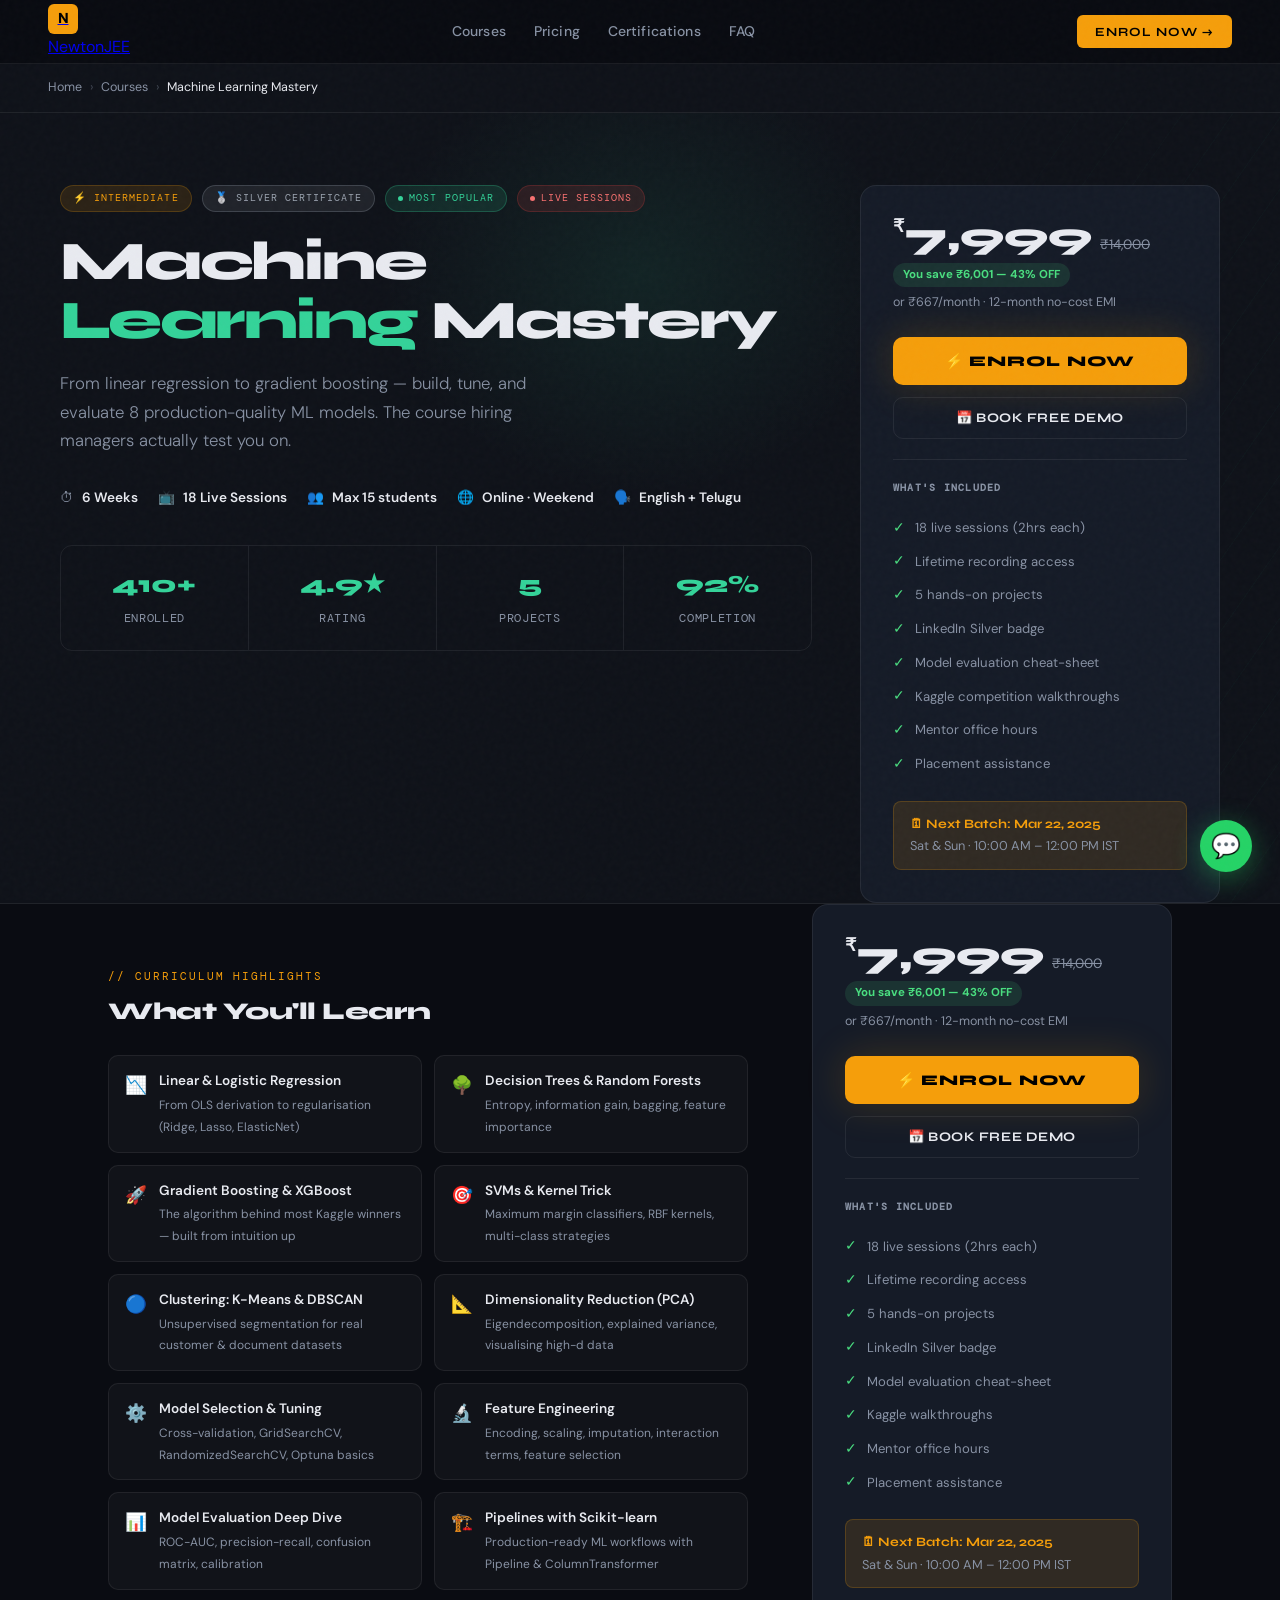
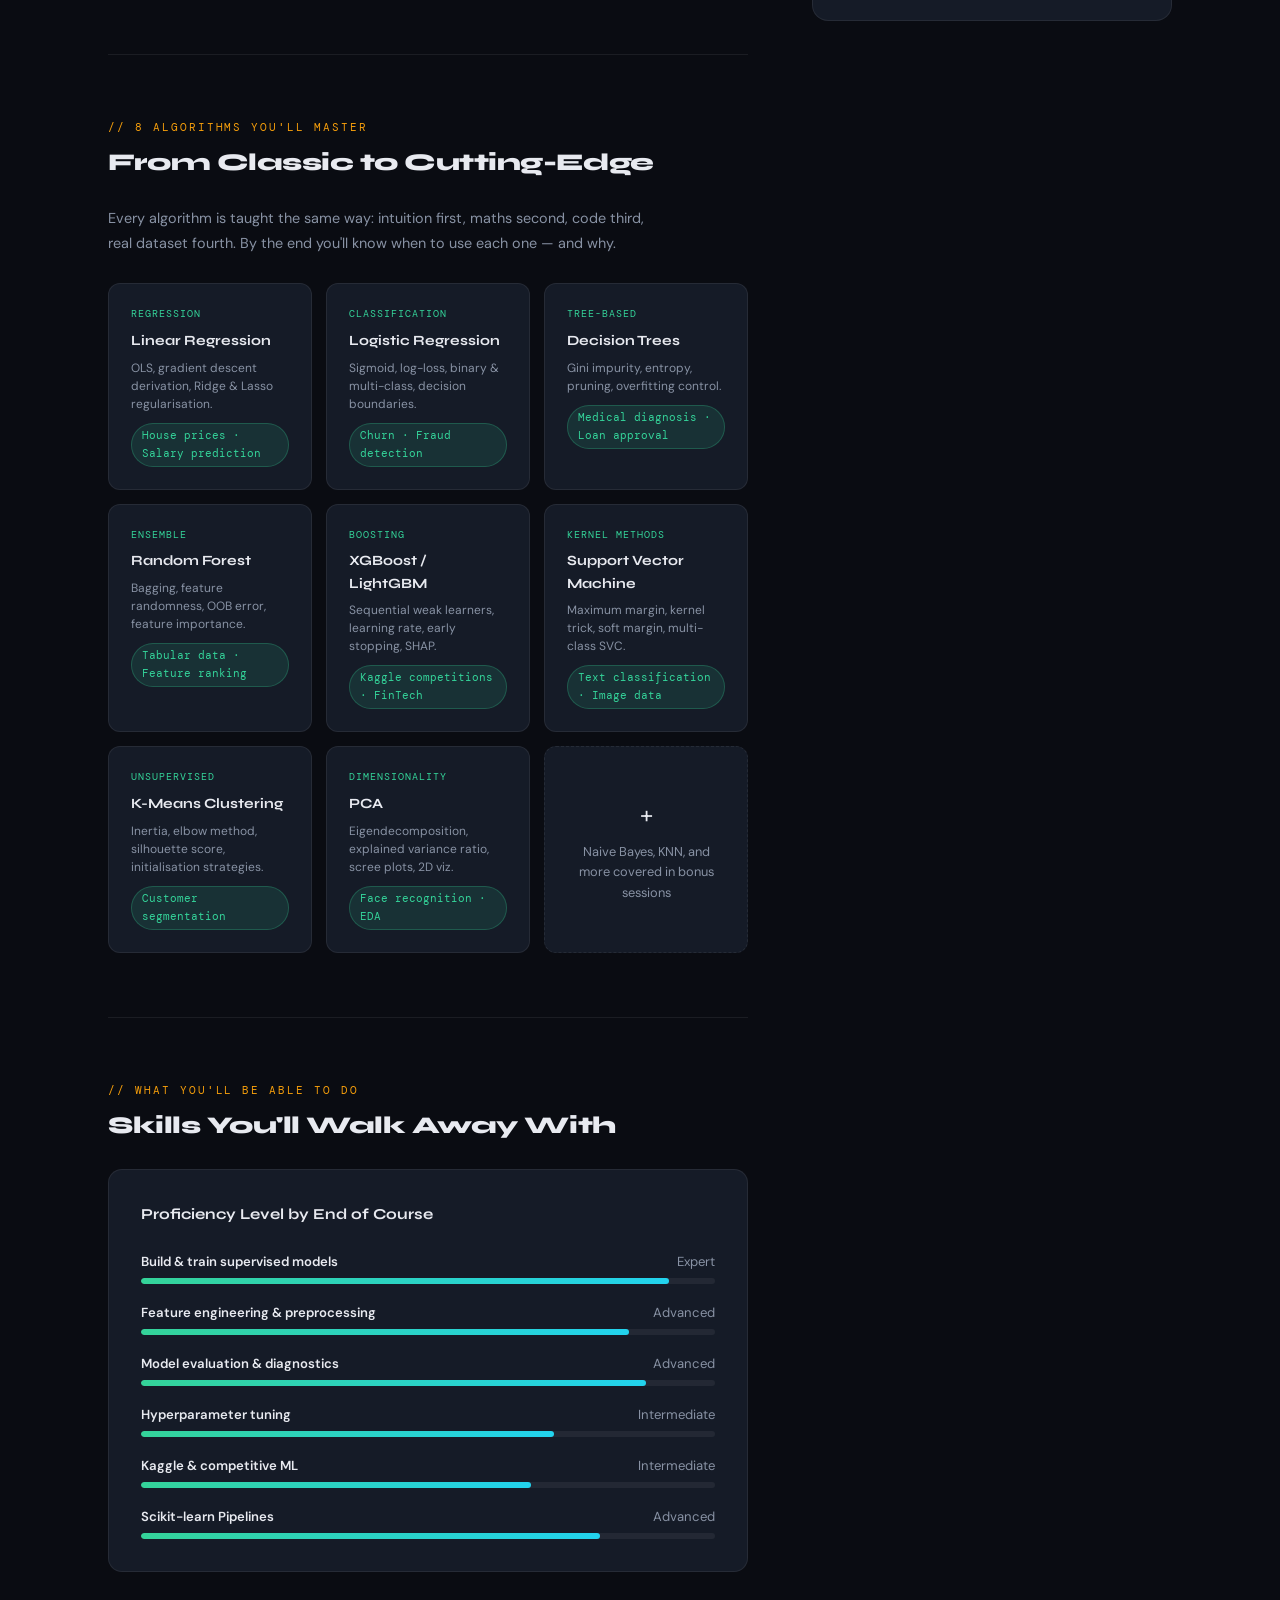
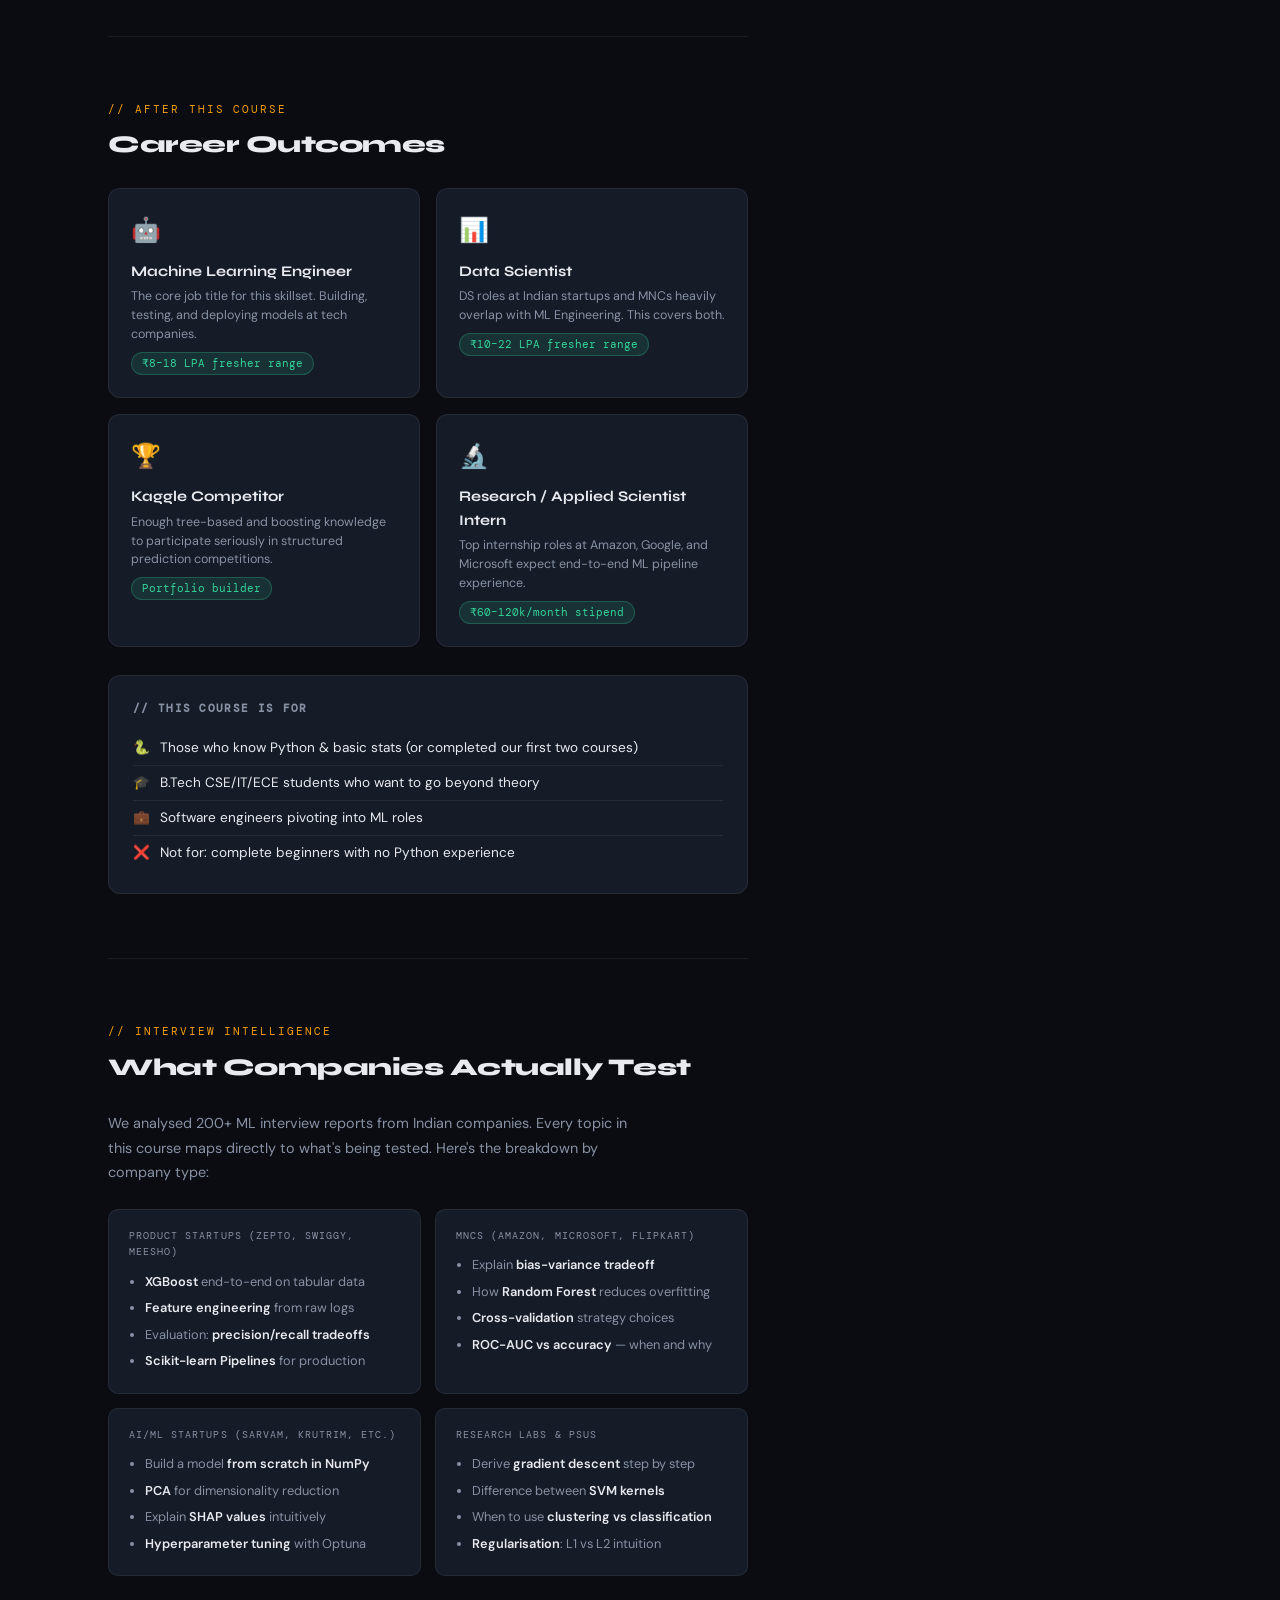
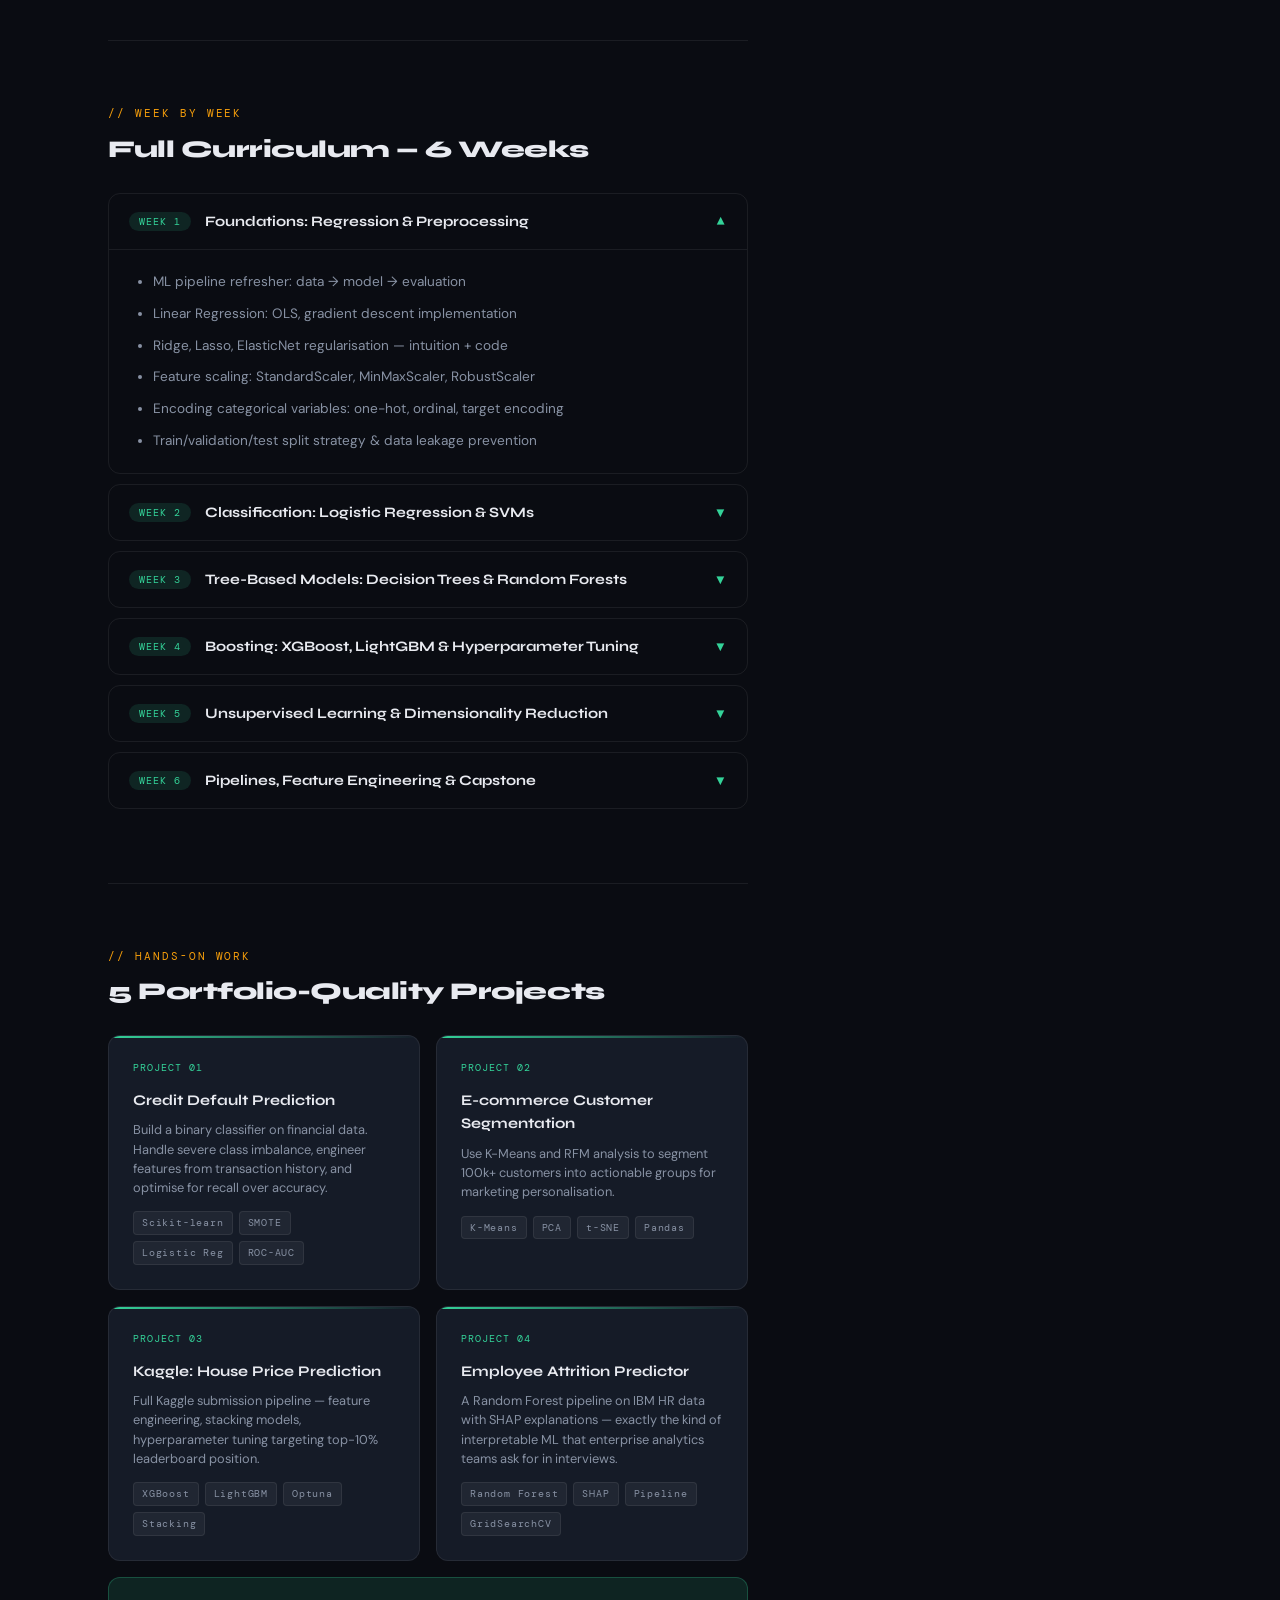
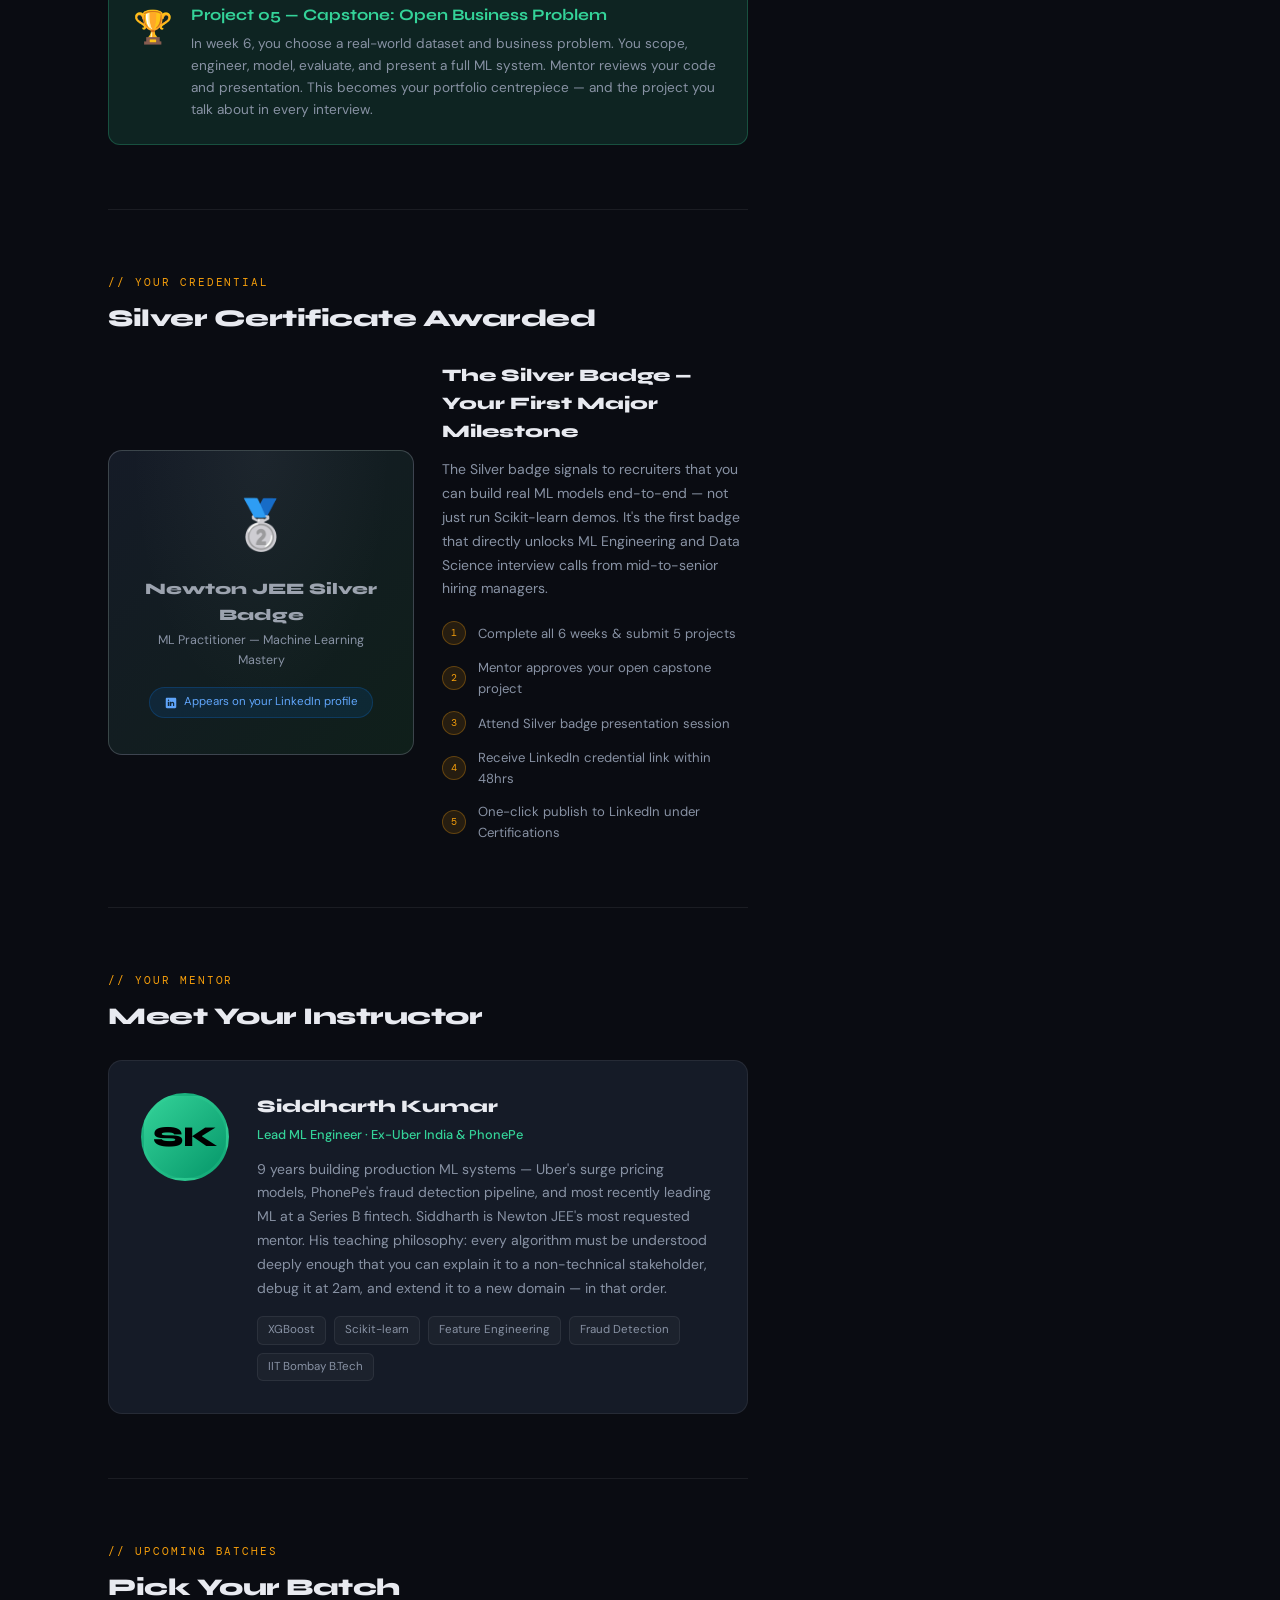
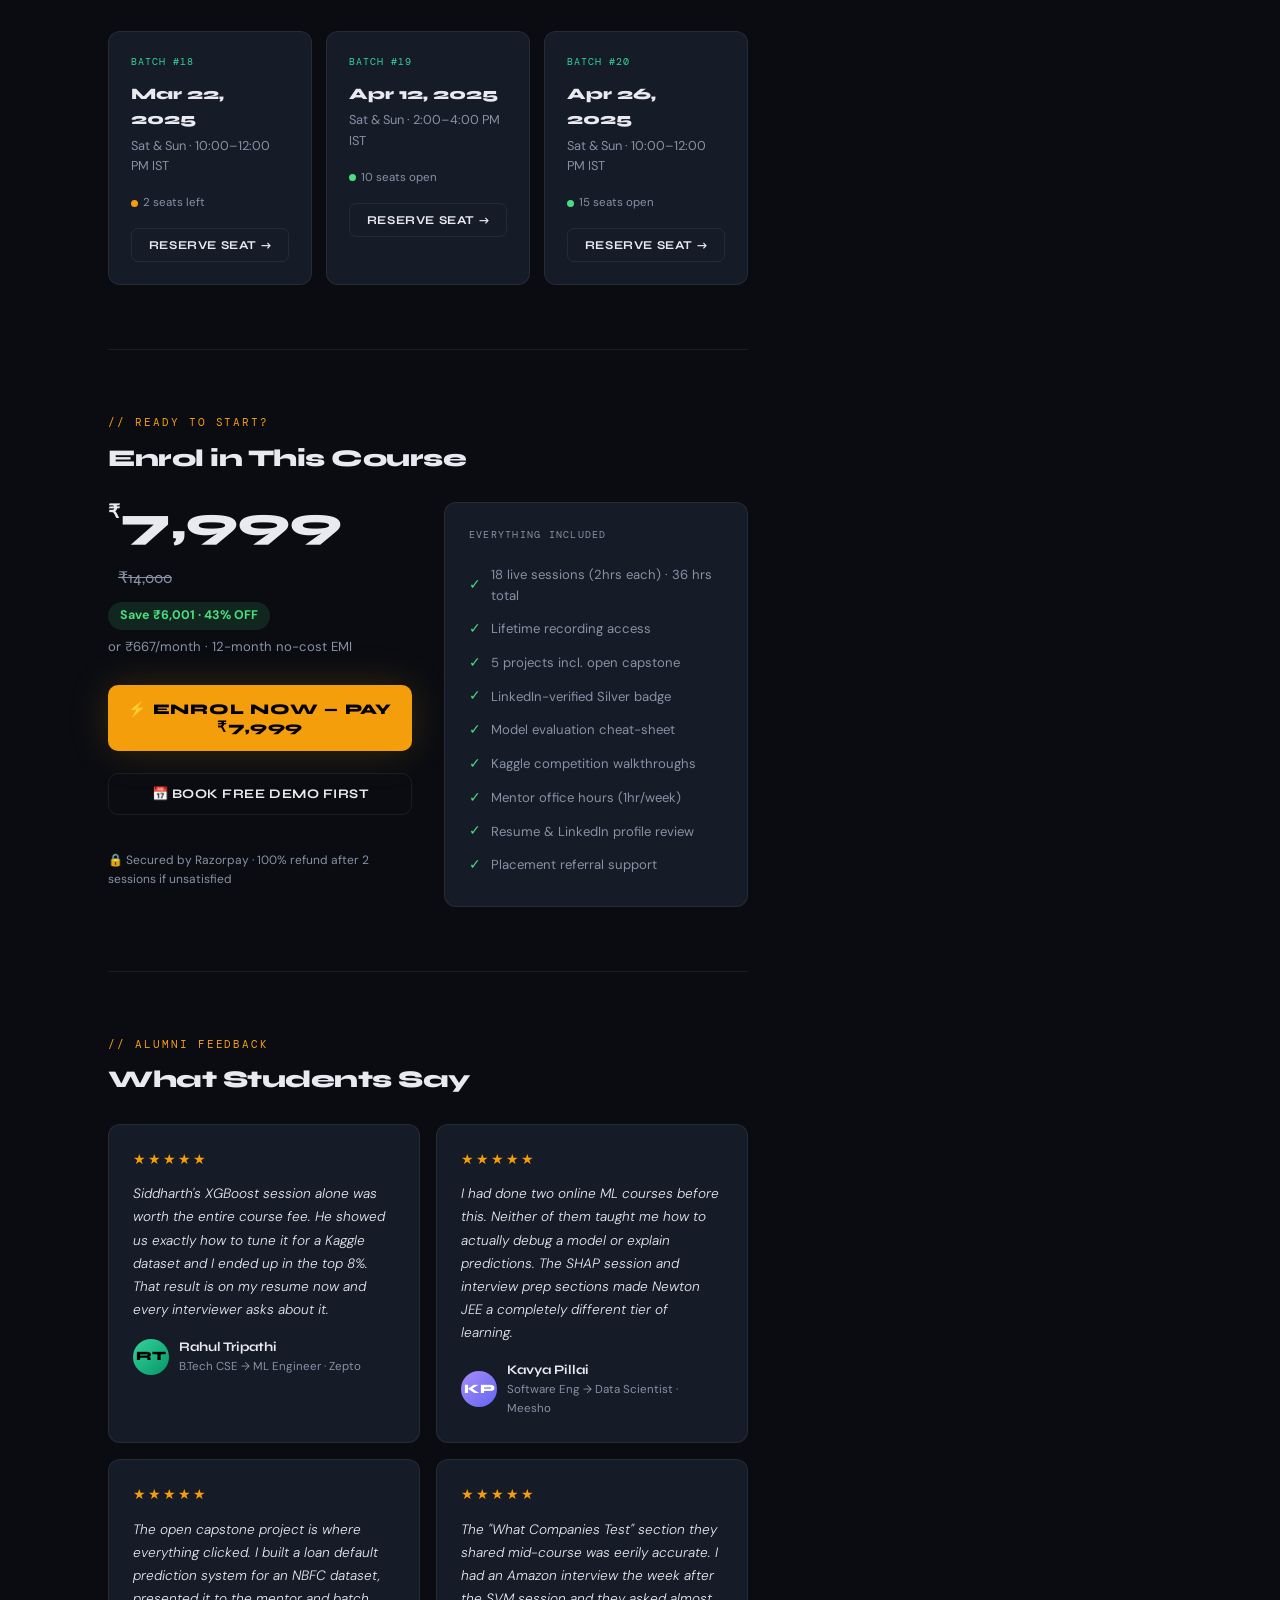
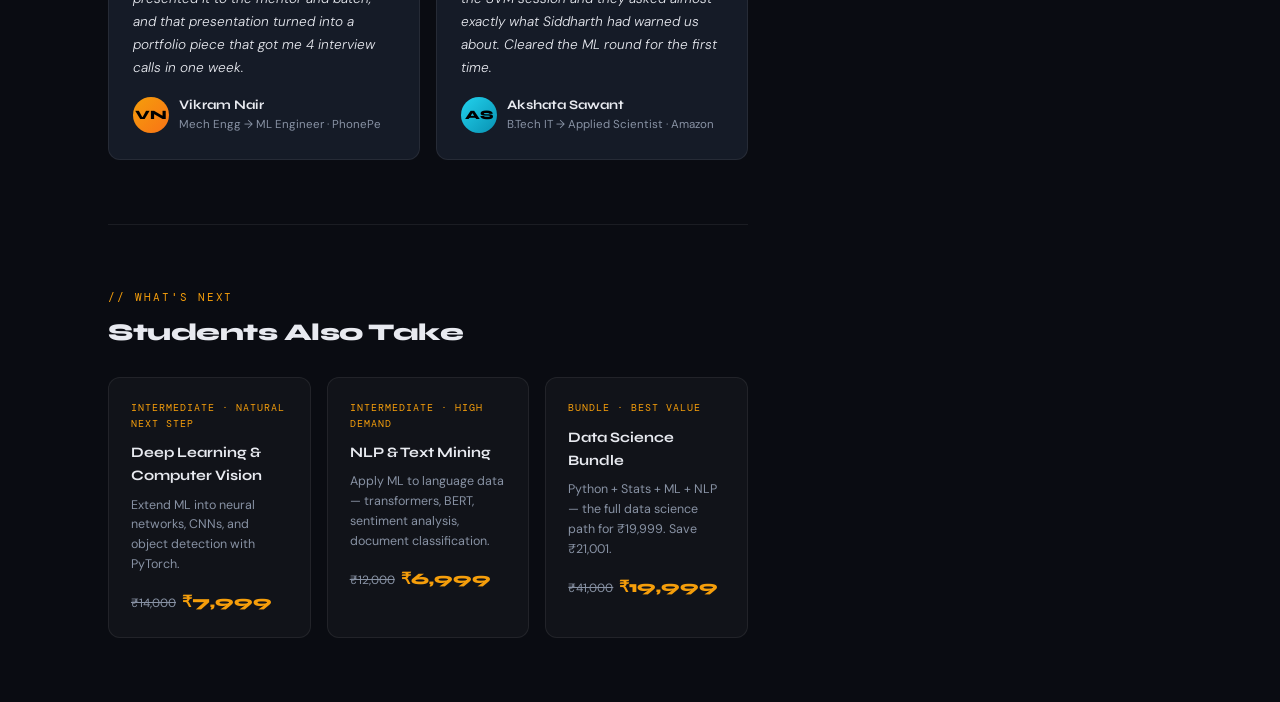
<file: course-machine-learning.html>
<!DOCTYPE html>
<html lang="en">
<head>
<meta charset="UTF-8">
<meta name="viewport" content="width=device-width, initial-scale=1.0">
<title>Machine Learning Mastery — Newton JEE</title>
<link rel="preconnect" href="https://fonts.googleapis.com">
<link href="https://fonts.googleapis.com/css2?family=Syne:wght@400;600;700;800&family=DM+Sans:ital,wght@0,300;0,400;0,500;1,300&family=DM+Mono:wght@400;500&display=swap" rel="stylesheet">
<link rel="stylesheet" href="shared.css">
<style>
  :root {
    --bg: #0a0c12;
    --bg2: #0f1219;
    --bg3: #151b27;
    --amber: #f59e0b;
    --amber2: #fbbf24;
    --amber-glow: rgba(245,158,11,0.12);
    --cyan: #22d3ee;
    --green: #4ade80;
    --violet: #a78bfa;
    --emerald: #34d399;
    --text: #e8eaf0;
    --text-muted: #8892a4;
    --border: rgba(255,255,255,0.07);
    --card: rgba(255,255,255,0.03);
    /* course accent */
    --acc: #34d399;
    --acc-glow: rgba(52,211,153,0.12);
    --acc-border: rgba(52,211,153,0.25);
  }
  *, *::before, *::after { box-sizing: border-box; margin: 0; padding: 0; }
  html { scroll-behavior: smooth; }
  body {
    font-family: 'DM Sans', sans-serif;
    background: var(--bg);
    color: var(--text);
    overflow-x: hidden;
    line-height: 1.6;
  }
  body::before {
    content: '';
    position: fixed; inset: 0;
    background-image: url("data:image/svg+xml,%3Csvg viewBox='0 0 200 200' xmlns='http://www.w3.org/2000/svg'%3E%3Cfilter id='n'%3E%3CfeTurbulence type='fractalNoise' baseFrequency='0.85' numOctaves='4' stitchTiles='stitch'/%3E%3C/filter%3E%3Crect width='100%25' height='100%25' filter='url(%23n)' opacity='1'/%3E%3C/svg%3E");
    opacity: 0.022; pointer-events: none; z-index: 9999;
  }

  /* ── HEADER ── */
  header {
    position: sticky; top: 0; z-index: 100;
    background: rgba(10,12,18,0.92); backdrop-filter: blur(16px);
    border-bottom: 1px solid var(--border);
    padding: 0 48px; height: 64px;
    display: flex; align-items: center; justify-content: space-between;
  }
  .logo {
    font-family: 'Syne', sans-serif; font-weight: 800; font-size: 1.2rem;
    letter-spacing: -0.02em; display: flex; align-items: center; gap: 8px;
    text-decoration: none; color: var(--text);
  }
  .logo .acc-c { color: var(--amber); }
  .logo-icon {
    width: 30px; height: 30px; background: var(--amber); border-radius: 6px;
    display: flex; align-items: center; justify-content: center;
    font-size: 0.9rem; color: #000; font-weight: 900;
  }
  nav { display: flex; align-items: center; gap: 28px; }
  nav a { font-size: 0.875rem; font-weight: 500; color: var(--text-muted); text-decoration: none; transition: color 0.2s; }
  nav a:hover { color: var(--text); }
  .btn-header {
    background: var(--amber); color: #000;
    font-family: 'Syne', sans-serif; font-weight: 700; font-size: 0.78rem;
    letter-spacing: 0.08em; text-transform: uppercase;
    padding: 9px 18px; border-radius: 6px; border: none; cursor: pointer; transition: all 0.2s;
  }
  .btn-header:hover { background: var(--amber2); }

  /* ── BREADCRUMB ── */
  .breadcrumb {
    padding: 14px 48px; background: var(--bg2); border-bottom: 1px solid var(--border);
    font-size: 0.78rem; color: var(--text-muted); display: flex; align-items: center; gap: 8px;
  }
  .breadcrumb a { color: var(--text-muted); text-decoration: none; }
  .breadcrumb a:hover { color: var(--amber); }
  .breadcrumb .sep { opacity: 0.4; }
  .breadcrumb .current { color: var(--text); }

  /* ── COURSE HERO ── */
  .course-hero {
    position: relative; padding: 72px 48px 0;
    overflow: hidden; background: var(--bg2); border-bottom: 1px solid var(--border);
  }
  /* Unique: diagonal stripe pattern for "systematic" ML feel */
  .hero-stripes {
    position: absolute; inset: 0;
    background: repeating-linear-gradient(
      -55deg,
      transparent,
      transparent 40px,
      rgba(52,211,153,0.025) 40px,
      rgba(52,211,153,0.025) 41px
    );
    mask-image: linear-gradient(to right, transparent 40%, black 100%);
    pointer-events: none;
  }
  .hero-glow {
    position: absolute; top: -10%; right: 5%; width: 560px; height: 480px;
    background: radial-gradient(ellipse, rgba(52,211,153,0.09), transparent 65%);
    pointer-events: none;
  }
  .hero-layout {
    position: relative; display: grid;
    grid-template-columns: 1fr 360px; gap: 48px;
    max-width: 1160px; margin: 0 auto; align-items: start;
  }
  .hero-left { padding-bottom: 72px; animation: fadeUp 0.7s ease both; }
  @keyframes fadeUp { from{opacity:0;transform:translateY(22px)} to{opacity:1;transform:translateY(0)} }

  .course-badge-row { display: flex; align-items: center; gap: 10px; margin-bottom: 20px; flex-wrap: wrap; }
  .badge {
    display: inline-flex; align-items: center; gap: 6px;
    font-family: 'DM Mono', monospace; font-size: 0.65rem;
    letter-spacing: 0.1em; text-transform: uppercase; padding: 4px 12px; border-radius: 100px;
  }
  .badge.intermediate { background: rgba(245,158,11,0.12); color: var(--amber); border: 1px solid rgba(245,158,11,0.2); }
  .badge.silver       { background: rgba(156,163,175,0.12); color: #9ca3af; border: 1px solid rgba(156,163,175,0.25); }
  .badge.popular      { background: var(--acc-glow); color: var(--acc); border: 1px solid var(--acc-border); }
  .badge.live         { background: rgba(239,68,68,0.12); color: #f87171; border: 1px solid rgba(239,68,68,0.2); }
  .badge .dot         { width: 5px; height: 5px; border-radius: 50%; background: currentColor; animation: pulse 2s infinite; }
  @keyframes pulse { 0%,100%{opacity:1} 50%{opacity:0.3} }

  .course-hero h1 {
    font-family: 'Syne', sans-serif; font-size: clamp(2rem, 4.5vw, 3.4rem);
    font-weight: 800; letter-spacing: -0.04em; line-height: 1.1; margin-bottom: 18px;
  }
  .course-hero h1 span { color: var(--acc); }
  .course-tagline { font-size: 1.05rem; color: var(--text-muted); font-weight: 300; max-width: 520px; margin-bottom: 32px; line-height: 1.7; }

  .meta-pills { display: flex; gap: 20px; flex-wrap: wrap; margin-bottom: 36px; }
  .meta-pill { display: flex; align-items: center; gap: 8px; font-size: 0.85rem; color: var(--text-muted); }
  .meta-pill strong { color: var(--text); font-weight: 600; }

  .hero-stats { display: flex; gap: 0; border: 1px solid var(--border); border-radius: 12px; overflow: hidden; }
  .hstat { flex: 1; padding: 20px; border-right: 1px solid var(--border); text-align: center; }
  .hstat:last-child { border-right: none; }
  .hstat .num { font-family: 'Syne', sans-serif; font-size: 1.5rem; font-weight: 800; color: var(--acc); display: block; }
  .hstat .lbl { font-size: 0.72rem; color: var(--text-muted); text-transform: uppercase; letter-spacing: 0.06em; font-family: 'DM Mono', monospace; }

  /* ── ENROL CARD ── */
  .enrol-card {
    background: var(--bg3); border: 1px solid var(--border); border-radius: 16px;
    padding: 32px; position: sticky; top: 80px; animation: fadeUp 0.6s 0.2s ease both;
  }
  .enrol-fee { font-family: 'Syne', sans-serif; font-size: 2.4rem; font-weight: 800; line-height: 1; }
  .enrol-fee sup { font-size: 1.1rem; vertical-align: top; margin-top: 8px; }
  .enrol-mrp { font-size: 0.85rem; color: var(--text-muted); text-decoration: line-through; margin-left: 8px; }
  .enrol-save { display: inline-block; background: rgba(74,222,128,0.12); color: var(--green); font-size: 0.72rem; font-weight: 700; padding: 3px 10px; border-radius: 100px; margin: 6px 0; }
  .enrol-emi { font-size: 0.78rem; color: var(--text-muted); margin-bottom: 24px; }
  .btn-enrol-main {
    width: 100%; padding: 15px; background: var(--amber); color: #000;
    font-family: 'Syne', sans-serif; font-weight: 800; font-size: 0.92rem;
    letter-spacing: 0.05em; text-transform: uppercase; border: none;
    border-radius: 10px; cursor: pointer; transition: all 0.2s; margin-bottom: 12px;
    box-shadow: 0 0 40px rgba(245,158,11,0.18);
  }
  .btn-enrol-main:hover { background: var(--amber2); transform: translateY(-2px); box-shadow: 0 8px 40px rgba(245,158,11,0.32); }
  .btn-demo-sm {
    width: 100%; padding: 12px; background: transparent; border: 1px solid var(--border); color: var(--text);
    font-family: 'Syne', sans-serif; font-weight: 700; font-size: 0.82rem;
    letter-spacing: 0.04em; text-transform: uppercase; border-radius: 10px; cursor: pointer;
    transition: all 0.2s; margin-bottom: 20px;
  }
  .btn-demo-sm:hover { border-color: var(--amber); color: var(--amber); }
  .card-includes { border-top: 1px solid var(--border); padding-top: 20px; }
  .card-includes h5 { font-family: 'DM Mono', monospace; font-size: 0.65rem; letter-spacing: 0.12em; text-transform: uppercase; color: var(--text-muted); margin-bottom: 14px; }
  .include-row { display: flex; align-items: center; gap: 10px; font-size: 0.82rem; color: var(--text-muted); padding: 6px 0; }
  .include-row .ck { color: var(--green); font-size: 0.85rem; flex-shrink: 0; }
  .next-batch { margin-top: 20px; background: var(--amber-glow); border: 1px solid rgba(245,158,11,0.2); border-radius: 8px; padding: 12px 16px; font-size: 0.8rem; }
  .next-batch strong { color: var(--amber); display: block; margin-bottom: 2px; font-family: 'Syne', sans-serif; }
  .next-batch span { color: var(--text-muted); }

  /* ── PAGE BODY ── */
  .page-body { max-width: 1160px; margin: 0 auto; padding: 0 48px; }
  .content-grid { display: grid; grid-template-columns: 1fr 360px; gap: 64px; align-items: start; }
  .content-main { min-width: 0; }
  .content-side { position: sticky; top: 80px; }

  section.body-section { padding: 64px 0; border-bottom: 1px solid var(--border); }
  section.body-section:last-child { border-bottom: none; }
  .sec-label { font-family: 'DM Mono', monospace; font-size: 0.68rem; letter-spacing: 0.18em; text-transform: uppercase; color: var(--amber); margin-bottom: 8px; }
  .sec-title { font-family: 'Syne', sans-serif; font-size: 1.5rem; font-weight: 800; letter-spacing: -0.02em; margin-bottom: 24px; }

  /* ── LEARN GRID ── */
  .learn-grid { display: grid; grid-template-columns: 1fr 1fr; gap: 12px; }
  .learn-item {
    display: flex; align-items: flex-start; gap: 12px;
    background: var(--card); border: 1px solid var(--border); border-radius: 10px;
    padding: 14px 16px; font-size: 0.85rem; transition: border-color 0.2s;
  }
  .learn-item:hover { border-color: var(--acc-border); }
  .learn-item .li-icon { font-size: 1.1rem; flex-shrink: 0; margin-top: 1px; }
  .learn-item .li-text strong { display: block; font-weight: 600; font-size: 0.85rem; margin-bottom: 2px; }
  .learn-item .li-text span { font-size: 0.75rem; color: var(--text-muted); }

  /* ── ALGORITHM SHOWCASE (unique) ── */
  .algo-grid { display: grid; grid-template-columns: repeat(3, 1fr); gap: 14px; }
  .algo-card {
    background: var(--bg3); border: 1px solid var(--border); border-radius: 12px;
    padding: 22px; position: relative; overflow: hidden; transition: all 0.25s; cursor: default;
  }
  .algo-card:hover { border-color: var(--acc-border); transform: translateY(-3px); }
  .algo-card::before {
    content: ''; position: absolute; top: 0; left: 0; right: 0; height: 2px;
    background: linear-gradient(90deg, var(--acc), transparent); opacity: 0; transition: opacity 0.3s;
  }
  .algo-card:hover::before { opacity: 1; }
  .algo-type { font-family: 'DM Mono', monospace; font-size: 0.62rem; letter-spacing: 0.1em; color: var(--acc); text-transform: uppercase; margin-bottom: 8px; }
  .algo-card h4 { font-family: 'Syne', sans-serif; font-size: 0.88rem; font-weight: 700; margin-bottom: 6px; }
  .algo-card p { font-size: 0.75rem; color: var(--text-muted); line-height: 1.5; margin-bottom: 10px; }
  .algo-usecase { font-size: 0.7rem; background: var(--acc-glow); color: var(--acc); border: 1px solid var(--acc-border); border-radius: 100px; padding: 3px 10px; display: inline-block; font-family: 'DM Mono', monospace; }

  /* ── SKILL PROGRESSION (unique) ── */
  .skill-track {
    background: var(--bg3); border: 1px solid var(--border); border-radius: 14px; padding: 32px;
    margin-bottom: 0;
  }
  .skill-track h4 { font-family: 'Syne', sans-serif; font-size: 0.95rem; font-weight: 700; margin-bottom: 24px; }
  .skill-row { margin-bottom: 18px; }
  .skill-row:last-child { margin-bottom: 0; }
  .skill-label { display: flex; justify-content: space-between; margin-bottom: 6px; font-size: 0.82rem; }
  .skill-label span { color: var(--text-muted); }
  .skill-label strong { color: var(--text); font-weight: 600; }
  .skill-bar-bg { height: 6px; background: rgba(255,255,255,0.06); border-radius: 3px; overflow: hidden; }
  .skill-bar-fill { height: 100%; background: linear-gradient(90deg, var(--acc), var(--cyan)); border-radius: 3px; transition: width 1.2s cubic-bezier(0.4, 0, 0.2, 1); width: 0; }

  /* ── OUTCOMES ── */
  .outcomes-grid { display: grid; grid-template-columns: 1fr 1fr; gap: 16px; margin-bottom: 28px; }
  .outcome-card { background: var(--bg3); border: 1px solid var(--border); border-radius: 12px; padding: 22px; transition: all 0.2s; }
  .outcome-card:hover { border-color: var(--acc-border); }
  .outcome-icon { font-size: 1.5rem; margin-bottom: 10px; display: block; }
  .outcome-card h4 { font-family: 'Syne', sans-serif; font-size: 0.92rem; font-weight: 700; margin-bottom: 4px; }
  .outcome-card p { font-size: 0.78rem; color: var(--text-muted); line-height: 1.5; }
  .salary-badge { display: inline-flex; align-items: center; gap: 4px; background: var(--acc-glow); color: var(--acc); border: 1px solid var(--acc-border); border-radius: 100px; padding: 2px 10px; font-size: 0.68rem; font-family: 'DM Mono', monospace; margin-top: 8px; }

  .who-for { background: var(--bg3); border: 1px solid var(--border); border-radius: 12px; padding: 24px; margin-top: 20px; }
  .who-for h4 { font-family: 'DM Mono', monospace; font-size: 0.68rem; letter-spacing: 0.12em; text-transform: uppercase; color: var(--text-muted); margin-bottom: 14px; }
  .who-row { display: flex; align-items: center; gap: 10px; font-size: 0.85rem; padding: 6px 0; border-bottom: 1px solid var(--border); }
  .who-row:last-child { border-bottom: none; }

  /* ── CURRICULUM ── */
  .week-item { border: 1px solid var(--border); border-radius: 12px; margin-bottom: 10px; overflow: hidden; }
  .week-header {
    width: 100%; background: none; border: none; color: var(--text);
    padding: 18px 20px; cursor: pointer; display: flex; align-items: center; gap: 14px;
    text-align: left; transition: background 0.2s;
  }
  .week-header:hover { background: rgba(255,255,255,0.02); }
  .week-num { font-family: 'DM Mono', monospace; font-size: 0.65rem; letter-spacing: 0.1em; background: var(--acc-glow); color: var(--acc); padding: 3px 10px; border-radius: 100px; white-space: nowrap; flex-shrink: 0; }
  .week-title { font-family: 'Syne', sans-serif; font-size: 0.9rem; font-weight: 700; flex: 1; }
  .week-ch { color: var(--acc); transition: transform 0.3s; margin-left: auto; flex-shrink: 0; }
  .week-item.open .week-ch { transform: rotate(180deg); }
  .week-body { max-height: 0; overflow: hidden; transition: max-height 0.35s ease; }
  .week-item.open .week-body { max-height: 500px; border-top: 1px solid var(--border); }
  .week-body ul { padding: 16px 20px 16px 44px; }
  .week-body li { font-size: 0.85rem; color: var(--text-muted); padding: 5px 0; list-style: disc; }

  /* ── PROJECTS ── */
  .projects-grid { display: grid; grid-template-columns: 1fr 1fr; gap: 16px; }
  .project-card { background: var(--bg3); border: 1px solid var(--border); border-radius: 12px; padding: 24px; position: relative; overflow: hidden; transition: all 0.25s; }
  .project-card:hover { border-color: var(--acc-border); transform: translateY(-3px); }
  .project-card::before { content: ''; position: absolute; top: 0; left: 0; width: 100%; height: 2px; background: linear-gradient(90deg, var(--acc), transparent); }
  .proj-number { font-family: 'DM Mono', monospace; font-size: 0.65rem; letter-spacing: 0.1em; color: var(--acc); margin-bottom: 12px; }
  .project-card h4 { font-family: 'Syne', sans-serif; font-size: 0.92rem; font-weight: 700; margin-bottom: 8px; }
  .project-card p { font-size: 0.8rem; color: var(--text-muted); margin-bottom: 14px; line-height: 1.5; }
  .tool-tags { display: flex; flex-wrap: wrap; gap: 6px; }
  .tool-tag { font-family: 'DM Mono', monospace; font-size: 0.62rem; letter-spacing: 0.08em; background: rgba(255,255,255,0.05); border: 1px solid var(--border); padding: 3px 8px; border-radius: 4px; color: var(--text-muted); }

  /* ── HIRING INTEL (unique) ── */
  .hiring-grid { display: grid; grid-template-columns: 1fr 1fr; gap: 14px; }
  .hiring-card { background: var(--bg3); border: 1px solid var(--border); border-radius: 10px; padding: 18px 20px; }
  .hiring-company { font-family: 'DM Mono', monospace; font-size: 0.65rem; letter-spacing: 0.1em; color: var(--text-muted); text-transform: uppercase; margin-bottom: 8px; }
  .hiring-card ul { padding-left: 16px; }
  .hiring-card li { font-size: 0.8rem; color: var(--text-muted); padding: 3px 0; list-style: disc; }
  .hiring-card li strong { color: var(--text); font-weight: 600; }

  /* ── CERTIFICATE ── */
  .cert-showcase { display: grid; grid-template-columns: 1fr 1fr; gap: 28px; align-items: center; }
  .cert-visual { background: linear-gradient(135deg, var(--bg3), #0f1f1a); border: 1px solid rgba(156,163,175,0.3); border-radius: 14px; padding: 36px; text-align: center; position: relative; overflow: hidden; }
  .cert-visual::before { content: ''; position: absolute; inset: 0; background: radial-gradient(ellipse at top, rgba(156,163,175,0.07), transparent 60%); }
  .cert-emoji { font-size: 3rem; display: block; margin-bottom: 12px; position: relative; }
  .cert-visual h4 { font-family: 'Syne', sans-serif; font-size: 1rem; font-weight: 800; margin-bottom: 4px; position: relative; color: #9ca3af; }
  .cert-visual p { font-size: 0.78rem; color: var(--text-muted); position: relative; }
  .cert-li-badge { margin-top: 16px; display: inline-flex; align-items: center; gap: 6px; background: rgba(10,102,194,0.15); border: 1px solid rgba(10,102,194,0.3); border-radius: 100px; padding: 5px 14px; font-size: 0.72rem; color: #60a5fa; position: relative; }
  .cert-info h4 { font-family: 'Syne', sans-serif; font-size: 1.1rem; font-weight: 800; margin-bottom: 12px; }
  .cert-info p { font-size: 0.875rem; color: var(--text-muted); margin-bottom: 20px; line-height: 1.7; }
  .cert-steps { display: flex; flex-direction: column; gap: 12px; }
  .cert-step { display: flex; align-items: center; gap: 12px; font-size: 0.82rem; }
  .cert-step .cs-num { width: 24px; height: 24px; background: var(--amber-glow); border: 1px solid rgba(245,158,11,0.3); border-radius: 50%; display: flex; align-items: center; justify-content: center; font-family: 'DM Mono', monospace; font-size: 0.65rem; color: var(--amber); flex-shrink: 0; }
  .cert-step span { color: var(--text-muted); }

  /* ── INSTRUCTOR ── */
  .instructor-card { background: var(--bg3); border: 1px solid var(--border); border-radius: 14px; padding: 32px; display: grid; grid-template-columns: auto 1fr; gap: 28px; align-items: start; }
  .instructor-avatar { width: 88px; height: 88px; border-radius: 50%; background: linear-gradient(135deg, var(--acc), #059669); display: flex; align-items: center; justify-content: center; font-family: 'Syne', sans-serif; font-size: 1.8rem; font-weight: 800; color: #000; flex-shrink: 0; border: 3px solid var(--acc-border); }
  .instructor-name { font-family: 'Syne', sans-serif; font-size: 1.1rem; font-weight: 800; margin-bottom: 4px; }
  .instructor-role { font-size: 0.8rem; color: var(--acc); margin-bottom: 12px; font-weight: 500; }
  .instructor-bio { font-size: 0.875rem; color: var(--text-muted); line-height: 1.7; margin-bottom: 16px; }
  .instructor-tags { display: flex; flex-wrap: wrap; gap: 8px; }
  .inst-tag { font-size: 0.72rem; background: var(--card); border: 1px solid var(--border); padding: 4px 10px; border-radius: 6px; color: var(--text-muted); }

  /* ── SCHEDULE ── */
  .schedule-grid { display: grid; grid-template-columns: repeat(3, 1fr); gap: 14px; }
  .schedule-card { background: var(--bg3); border: 1px solid var(--border); border-radius: 12px; padding: 22px; transition: border-color 0.2s; }
  .schedule-card:hover { border-color: var(--acc-border); }
  .sch-batch { font-family: 'DM Mono', monospace; font-size: 0.65rem; letter-spacing: 0.1em; color: var(--acc); text-transform: uppercase; margin-bottom: 10px; }
  .sch-date { font-family: 'Syne', sans-serif; font-size: 1rem; font-weight: 800; margin-bottom: 4px; }
  .sch-time { font-size: 0.8rem; color: var(--text-muted); margin-bottom: 12px; }
  .sch-seats { display: inline-flex; align-items: center; gap: 5px; font-size: 0.72rem; color: var(--text-muted); }
  .seat-dot { width: 7px; height: 7px; border-radius: 50%; }
  .seat-dot.open { background: var(--green); }
  .seat-dot.low  { background: var(--amber); }
  .sch-btn { width: 100%; margin-top: 14px; padding: 9px; border-radius: 7px; cursor: pointer; font-family: 'Syne', sans-serif; font-size: 0.75rem; font-weight: 700; letter-spacing: 0.05em; text-transform: uppercase; transition: all 0.2s; border: 1px solid var(--border); background: transparent; color: var(--text); }
  .sch-btn:hover { background: var(--amber); border-color: var(--amber); color: #000; }

  /* ── REVIEWS ── */
  .reviews-grid { display: grid; grid-template-columns: 1fr 1fr; gap: 16px; }
  .review-card { background: var(--bg3); border: 1px solid var(--border); border-radius: 12px; padding: 24px; }
  .review-stars { color: var(--amber); font-size: 0.85rem; letter-spacing: 2px; margin-bottom: 12px; }
  .review-card blockquote { font-size: 0.85rem; color: var(--text); line-height: 1.7; font-style: italic; font-weight: 300; margin-bottom: 16px; }
  .reviewer { display: flex; align-items: center; gap: 10px; }
  .rev-avatar { width: 36px; height: 36px; border-radius: 50%; display: flex; align-items: center; justify-content: center; font-family: 'Syne', sans-serif; font-size: 0.8rem; font-weight: 800; flex-shrink: 0; }
  .rev-name { font-family: 'Syne', sans-serif; font-size: 0.82rem; font-weight: 700; }
  .rev-role { font-size: 0.72rem; color: var(--text-muted); }

  /* ── RELATED ── */
  .related-grid { display: grid; grid-template-columns: repeat(3, 1fr); gap: 16px; }
  .related-card { background: var(--card); border: 1px solid var(--border); border-radius: 12px; padding: 22px; transition: all 0.25s; text-decoration: none; color: var(--text); display: block; }
  .related-card:hover { border-color: rgba(245,158,11,0.25); transform: translateY(-3px); }
  .rel-tag { font-family: 'DM Mono', monospace; font-size: 0.62rem; letter-spacing: 0.1em; color: var(--amber); text-transform: uppercase; margin-bottom: 10px; display: block; }
  .related-card h4 { font-family: 'Syne', sans-serif; font-size: 0.9rem; font-weight: 700; margin-bottom: 8px; }
  .related-card p { font-size: 0.78rem; color: var(--text-muted); margin-bottom: 14px; }
  .rel-price { font-family: 'Syne', sans-serif; font-size: 1rem; font-weight: 800; color: var(--amber); }
  .rel-mrp { font-size: 0.75rem; color: var(--text-muted); text-decoration: line-through; margin-right: 6px; }

  /* ── MOBILE ── */
  .sticky-bottom { display: none; position: fixed; bottom: 0; left: 0; right: 0; background: rgba(10,12,18,0.97); backdrop-filter: blur(16px); border-top: 1px solid var(--border); padding: 14px 20px; z-index: 200; gap: 12px; align-items: center; }
  .sticky-price { font-family: 'Syne', sans-serif; font-size: 1.3rem; font-weight: 800; }

  .reveal { opacity: 0; transform: translateY(20px); transition: opacity 0.55s ease, transform 0.55s ease; }
  .reveal.visible { opacity: 1; transform: translateY(0); }

  .wa-float { position: fixed; bottom: 28px; right: 28px; width: 52px; height: 52px; background: #25d366; border-radius: 50%; display: flex; align-items: center; justify-content: center; font-size: 1.5rem; box-shadow: 0 6px 28px rgba(37,211,102,0.4); text-decoration: none; z-index: 200; animation: floatBounce 3s ease-in-out infinite; }
  @keyframes floatBounce { 0%,100%{ transform:translateY(0) } 50%{ transform:translateY(-5px) } }

  @media (max-width: 960px) {
    .hero-layout, .content-grid { grid-template-columns: 1fr; }
    .enrol-card { position: static; display: none; }
    .content-side { display: none; }
    .sticky-bottom { display: flex; }
    .course-hero, .page-body { padding-left: 24px; padding-right: 24px; }
    header, .breadcrumb { padding-left: 24px; padding-right: 24px; }
    nav { display: none; }
    .learn-grid, .outcomes-grid, .projects-grid, .cert-showcase, .reviews-grid, .hiring-grid { grid-template-columns: 1fr; }
    .algo-grid, .schedule-grid { grid-template-columns: 1fr 1fr; }
    .related-grid { grid-template-columns: 1fr; }
    .hero-left { padding-bottom: 40px; }
  }
  @media (max-width: 580px) {
    .algo-grid, .schedule-grid { grid-template-columns: 1fr; }
  }
</style>
</head>
<body>

<!-- HEADER -->
<header>
  <a href="newtonjee-homepage.html class="logo"><div class="logo-icon">N</div>Newton<span class="acc-c">JEE</span></a>
  <nav>
    <a href="newtonjee-homepage.html#courses">Courses</a><a href="newtonjee-pricing.html">Pricing</a><a href="newtonjee-homepage.html#certifications">Certifications</a><a href="newtonjee-homepage.html#faq">FAQ</a>
  </nav>
  <button class="menu-toggle">☰</button>
  <button class="btn-header" onclick="document.getElementById('enrol-section').scrollIntoView({behavior:'smooth'})">Enrol Now →</button>
</header>

<!-- BREADCRUMB -->
<div class="breadcrumb">
  <a href="newtonjee-homepage.html">Home</a><span class="sep">›</span>
  <a href="newtonjee-homepage.html#courses">Courses</a><span class="sep">›</span>
  <span class="current">Machine Learning Mastery</span>
</div>

<!-- HERO -->
<div class="course-hero">
  <div class="hero-stripes"></div>
  <div class="hero-glow"></div>
  <div class="hero-layout">
    <div class="hero-left">
      <div class="course-badge-row">
        <span class="badge intermediate">⚡ Intermediate</span>
        <span class="badge silver">🥈 Silver Certificate</span>
        <span class="badge popular"><span class="dot"></span> Most Popular</span>
        <span class="badge live"><span class="dot"></span> Live Sessions</span>
      </div>
      <h1>Machine<br><span>Learning</span> Mastery</h1>
      <p class="course-tagline">From linear regression to gradient boosting — build, tune, and evaluate 8 production-quality ML models. The course hiring managers actually test you on.</p>
      <div class="meta-pills">
        <div class="meta-pill">⏱ <strong>6 Weeks</strong></div>
        <div class="meta-pill">📺 <strong>18 Live Sessions</strong></div>
        <div class="meta-pill">👥 <strong>Max 15 students</strong></div>
        <div class="meta-pill">🌐 <strong>Online · Weekend</strong></div>
        <div class="meta-pill">🗣️ <strong>English + Telugu</strong></div>
      </div>
      <div class="hero-stats">
        <div class="hstat"><span class="num">410+</span><span class="lbl">Enrolled</span></div>
        <div class="hstat"><span class="num">4.9★</span><span class="lbl">Rating</span></div>
        <div class="hstat"><span class="num">5</span><span class="lbl">Projects</span></div>
        <div class="hstat"><span class="num">92%</span><span class="lbl">Completion</span></div>
      </div>
    </div>
    <!-- ENROL CARD -->
    <div class="enrol-card">
      <div><span class="enrol-fee"><sup>₹</sup>7,999</span><span class="enrol-mrp">₹14,000</span></div>
      <div><span class="enrol-save">You save ₹6,001 — 43% OFF</span></div>
      <div class="enrol-emi">or ₹667/month · 12-month no-cost EMI</div>
      <button class="btn-enrol-main">⚡ Enrol Now</button>
      <button class="btn-demo-sm">📅 Book Free Demo</button>
      <div class="card-includes">
        <h5>What's Included</h5>
        <div class="include-row"><span class="ck">✓</span> 18 live sessions (2hrs each)</div>
        <div class="include-row"><span class="ck">✓</span> Lifetime recording access</div>
        <div class="include-row"><span class="ck">✓</span> 5 hands-on projects</div>
        <div class="include-row"><span class="ck">✓</span> LinkedIn Silver badge</div>
        <div class="include-row"><span class="ck">✓</span> Model evaluation cheat-sheet</div>
        <div class="include-row"><span class="ck">✓</span> Kaggle competition walkthroughs</div>
        <div class="include-row"><span class="ck">✓</span> Mentor office hours</div>
        <div class="include-row"><span class="ck">✓</span> Placement assistance</div>
      </div>
      <div class="next-batch">
        <strong>🗓 Next Batch: Mar 22, 2025</strong>
        <span>Sat & Sun · 10:00 AM – 12:00 PM IST</span>
      </div>
    </div>
  </div>
</div>

<!-- BODY -->
<div class="page-body">
  <div class="content-grid">
    <div class="content-main">

      <!-- WHAT YOU'LL LEARN -->
      <section class="body-section reveal">
        <div class="sec-label">// Curriculum Highlights</div>
        <div class="sec-title">What You'll Learn</div>
        <div class="learn-grid">
          <div class="learn-item"><span class="li-icon">📉</span><div class="li-text"><strong>Linear & Logistic Regression</strong><span>From OLS derivation to regularisation (Ridge, Lasso, ElasticNet)</span></div></div>
          <div class="learn-item"><span class="li-icon">🌳</span><div class="li-text"><strong>Decision Trees & Random Forests</strong><span>Entropy, information gain, bagging, feature importance</span></div></div>
          <div class="learn-item"><span class="li-icon">🚀</span><div class="li-text"><strong>Gradient Boosting & XGBoost</strong><span>The algorithm behind most Kaggle winners — built from intuition up</span></div></div>
          <div class="learn-item"><span class="li-icon">🎯</span><div class="li-text"><strong>SVMs & Kernel Trick</strong><span>Maximum margin classifiers, RBF kernels, multi-class strategies</span></div></div>
          <div class="learn-item"><span class="li-icon">🔵</span><div class="li-text"><strong>Clustering: K-Means & DBSCAN</strong><span>Unsupervised segmentation for real customer & document datasets</span></div></div>
          <div class="learn-item"><span class="li-icon">📐</span><div class="li-text"><strong>Dimensionality Reduction (PCA)</strong><span>Eigendecomposition, explained variance, visualising high-d data</span></div></div>
          <div class="learn-item"><span class="li-icon">⚙️</span><div class="li-text"><strong>Model Selection & Tuning</strong><span>Cross-validation, GridSearchCV, RandomizedSearchCV, Optuna basics</span></div></div>
          <div class="learn-item"><span class="li-icon">🔬</span><div class="li-text"><strong>Feature Engineering</strong><span>Encoding, scaling, imputation, interaction terms, feature selection</span></div></div>
          <div class="learn-item"><span class="li-icon">📊</span><div class="li-text"><strong>Model Evaluation Deep Dive</strong><span>ROC-AUC, precision-recall, confusion matrix, calibration</span></div></div>
          <div class="learn-item"><span class="li-icon">🏗️</span><div class="li-text"><strong>Pipelines with Scikit-learn</strong><span>Production-ready ML workflows with Pipeline & ColumnTransformer</span></div></div>
        </div>
      </section>

      <!-- ALGORITHM SHOWCASE -->
      <section class="body-section reveal">
        <div class="sec-label">// 8 Algorithms You'll Master</div>
        <div class="sec-title">From Classic to Cutting-Edge</div>
        <p style="color:var(--text-muted);font-size:0.9rem;margin-bottom:28px;line-height:1.7;max-width:560px;">Every algorithm is taught the same way: intuition first, maths second, code third, real dataset fourth. By the end you'll know when to use each one — and why.</p>
        <div class="algo-grid">
          <div class="algo-card"><div class="algo-type">Regression</div><h4>Linear Regression</h4><p>OLS, gradient descent derivation, Ridge & Lasso regularisation.</p><span class="algo-usecase">House prices · Salary prediction</span></div>
          <div class="algo-card"><div class="algo-type">Classification</div><h4>Logistic Regression</h4><p>Sigmoid, log-loss, binary & multi-class, decision boundaries.</p><span class="algo-usecase">Churn · Fraud detection</span></div>
          <div class="algo-card"><div class="algo-type">Tree-Based</div><h4>Decision Trees</h4><p>Gini impurity, entropy, pruning, overfitting control.</p><span class="algo-usecase">Medical diagnosis · Loan approval</span></div>
          <div class="algo-card"><div class="algo-type">Ensemble</div><h4>Random Forest</h4><p>Bagging, feature randomness, OOB error, feature importance.</p><span class="algo-usecase">Tabular data · Feature ranking</span></div>
          <div class="algo-card"><div class="algo-type">Boosting</div><h4>XGBoost / LightGBM</h4><p>Sequential weak learners, learning rate, early stopping, SHAP.</p><span class="algo-usecase">Kaggle competitions · FinTech</span></div>
          <div class="algo-card"><div class="algo-type">Kernel Methods</div><h4>Support Vector Machine</h4><p>Maximum margin, kernel trick, soft margin, multi-class SVC.</p><span class="algo-usecase">Text classification · Image data</span></div>
          <div class="algo-card"><div class="algo-type">Unsupervised</div><h4>K-Means Clustering</h4><p>Inertia, elbow method, silhouette score, initialisation strategies.</p><span class="algo-usecase">Customer segmentation</span></div>
          <div class="algo-card"><div class="algo-type">Dimensionality</div><h4>PCA</h4><p>Eigendecomposition, explained variance ratio, scree plots, 2D viz.</p><span class="algo-usecase">Face recognition · EDA</span></div>
          <!-- filler placeholder -->
          <div class="algo-card" style="border-style:dashed;display:flex;align-items:center;justify-content:center;text-align:center;">
            <div><div style="font-size:1.5rem;margin-bottom:8px;">+</div><div style="font-size:0.8rem;color:var(--text-muted);">Naive Bayes, KNN, and more covered in bonus sessions</div></div>
          </div>
        </div>
      </section>

      <!-- SKILL PROGRESSION -->
      <section class="body-section reveal">
        <div class="sec-label">// What You'll Be Able to Do</div>
        <div class="sec-title">Skills You'll Walk Away With</div>
        <div class="skill-track">
          <h4>Proficiency Level by End of Course</h4>
          <div class="skill-row">
            <div class="skill-label"><strong>Build & train supervised models</strong><span>Expert</span></div>
            <div class="skill-bar-bg"><div class="skill-bar-fill" data-width="92"></div></div>
          </div>
          <div class="skill-row">
            <div class="skill-label"><strong>Feature engineering & preprocessing</strong><span>Advanced</span></div>
            <div class="skill-bar-bg"><div class="skill-bar-fill" data-width="85"></div></div>
          </div>
          <div class="skill-row">
            <div class="skill-label"><strong>Model evaluation & diagnostics</strong><span>Advanced</span></div>
            <div class="skill-bar-bg"><div class="skill-bar-fill" data-width="88"></div></div>
          </div>
          <div class="skill-row">
            <div class="skill-label"><strong>Hyperparameter tuning</strong><span>Intermediate</span></div>
            <div class="skill-bar-bg"><div class="skill-bar-fill" data-width="72"></div></div>
          </div>
          <div class="skill-row">
            <div class="skill-label"><strong>Kaggle & competitive ML</strong><span>Intermediate</span></div>
            <div class="skill-bar-bg"><div class="skill-bar-fill" data-width="68"></div></div>
          </div>
          <div class="skill-row">
            <div class="skill-label"><strong>Scikit-learn Pipelines</strong><span>Advanced</span></div>
            <div class="skill-bar-bg"><div class="skill-bar-fill" data-width="80"></div></div>
          </div>
        </div>
      </section>

      <!-- CAREER OUTCOMES -->
      <section class="body-section reveal">
        <div class="sec-label">// After This Course</div>
        <div class="sec-title">Career Outcomes</div>
        <div class="outcomes-grid">
          <div class="outcome-card">
            <span class="outcome-icon">🤖</span>
            <h4>Machine Learning Engineer</h4>
            <p>The core job title for this skillset. Building, testing, and deploying models at tech companies.</p>
            <span class="salary-badge">₹8–18 LPA fresher range</span>
          </div>
          <div class="outcome-card">
            <span class="outcome-icon">📊</span>
            <h4>Data Scientist</h4>
            <p>DS roles at Indian startups and MNCs heavily overlap with ML Engineering. This covers both.</p>
            <span class="salary-badge">₹10–22 LPA fresher range</span>
          </div>
          <div class="outcome-card">
            <span class="outcome-icon">🏆</span>
            <h4>Kaggle Competitor</h4>
            <p>Enough tree-based and boosting knowledge to participate seriously in structured prediction competitions.</p>
            <span class="salary-badge">Portfolio builder</span>
          </div>
          <div class="outcome-card">
            <span class="outcome-icon">🔬</span>
            <h4>Research / Applied Scientist Intern</h4>
            <p>Top internship roles at Amazon, Google, and Microsoft expect end-to-end ML pipeline experience.</p>
            <span class="salary-badge">₹60–120k/month stipend</span>
          </div>
        </div>
        <div class="who-for">
          <h4>// This course is for</h4>
          <div class="who-row"><span>🐍</span> Those who know Python & basic stats (or completed our first two courses)</div>
          <div class="who-row"><span>🎓</span> B.Tech CSE/IT/ECE students who want to go beyond theory</div>
          <div class="who-row"><span>💼</span> Software engineers pivoting into ML roles</div>
          <div class="who-row"><span>❌</span> Not for: complete beginners with no Python experience</div>
        </div>
      </section>

      <!-- WHAT COMPANIES TEST -->
      <section class="body-section reveal">
        <div class="sec-label">// Interview Intelligence</div>
        <div class="sec-title">What Companies Actually Test</div>
        <p style="color:var(--text-muted);font-size:0.9rem;margin-bottom:24px;max-width:540px;line-height:1.7;">We analysed 200+ ML interview reports from Indian companies. Every topic in this course maps directly to what's being tested. Here's the breakdown by company type:</p>
        <div class="hiring-grid">
          <div class="hiring-card">
            <div class="hiring-company">Product Startups (Zepto, Swiggy, Meesho)</div>
            <ul>
              <li><strong>XGBoost</strong> end-to-end on tabular data</li>
              <li><strong>Feature engineering</strong> from raw logs</li>
              <li>Evaluation: <strong>precision/recall tradeoffs</strong></li>
              <li><strong>Scikit-learn Pipelines</strong> for production</li>
            </ul>
          </div>
          <div class="hiring-card">
            <div class="hiring-company">MNCs (Amazon, Microsoft, Flipkart)</div>
            <ul>
              <li>Explain <strong>bias-variance tradeoff</strong></li>
              <li>How <strong>Random Forest</strong> reduces overfitting</li>
              <li><strong>Cross-validation</strong> strategy choices</li>
              <li><strong>ROC-AUC vs accuracy</strong> — when and why</li>
            </ul>
          </div>
          <div class="hiring-card">
            <div class="hiring-company">AI/ML Startups (Sarvam, Krutrim, etc.)</div>
            <ul>
              <li>Build a model <strong>from scratch in NumPy</strong></li>
              <li><strong>PCA</strong> for dimensionality reduction</li>
              <li>Explain <strong>SHAP values</strong> intuitively</li>
              <li><strong>Hyperparameter tuning</strong> with Optuna</li>
            </ul>
          </div>
          <div class="hiring-card">
            <div class="hiring-company">Research Labs & PSUs</div>
            <ul>
              <li>Derive <strong>gradient descent</strong> step by step</li>
              <li>Difference between <strong>SVM kernels</strong></li>
              <li>When to use <strong>clustering vs classification</strong></li>
              <li><strong>Regularisation</strong>: L1 vs L2 intuition</li>
            </ul>
          </div>
        </div>
      </section>

      <!-- CURRICULUM -->
      <section class="body-section reveal">
        <div class="sec-label">// Week by Week</div>
        <div class="sec-title">Full Curriculum — 6 Weeks</div>

        <div class="week-item open">
          <button class="week-header"><span class="week-num">WEEK 1</span><span class="week-title">Foundations: Regression & Preprocessing</span><span class="week-ch">▼</span></button>
          <div class="week-body"><ul>
            <li>ML pipeline refresher: data → model → evaluation</li>
            <li>Linear Regression: OLS, gradient descent implementation</li>
            <li>Ridge, Lasso, ElasticNet regularisation — intuition + code</li>
            <li>Feature scaling: StandardScaler, MinMaxScaler, RobustScaler</li>
            <li>Encoding categorical variables: one-hot, ordinal, target encoding</li>
            <li>Train/validation/test split strategy & data leakage prevention</li>
          </ul></div>
        </div>

        <div class="week-item">
          <button class="week-header"><span class="week-num">WEEK 2</span><span class="week-title">Classification: Logistic Regression & SVMs</span><span class="week-ch">▼</span></button>
          <div class="week-body"><ul>
            <li>Logistic Regression: sigmoid, log-loss, decision boundary</li>
            <li>Multi-class: OvR and softmax strategies</li>
            <li>Evaluation deep dive: accuracy, precision, recall, F1, ROC-AUC</li>
            <li>Imbalanced datasets: SMOTE, class weights, threshold tuning</li>
            <li>SVMs: maximum margin, support vectors, kernel trick</li>
            <li>RBF, polynomial kernels — when to use which</li>
          </ul></div>
        </div>

        <div class="week-item">
          <button class="week-header"><span class="week-num">WEEK 3</span><span class="week-title">Tree-Based Models: Decision Trees & Random Forests</span><span class="week-ch">▼</span></button>
          <div class="week-body"><ul>
            <li>Decision Trees: Gini impurity, entropy, information gain</li>
            <li>Depth, min_samples, pruning — controlling overfitting</li>
            <li>Bagging intuition: why averaging reduces variance</li>
            <li>Random Forest: feature randomness, OOB error</li>
            <li>Feature importance: MDI vs permutation importance</li>
            <li>ExtraTrees: when it beats Random Forest</li>
          </ul></div>
        </div>

        <div class="week-item">
          <button class="week-header"><span class="week-num">WEEK 4</span><span class="week-title">Boosting: XGBoost, LightGBM & Hyperparameter Tuning</span><span class="week-ch">▼</span></button>
          <div class="week-body"><ul>
            <li>Gradient Boosting intuition: sequential residual fitting</li>
            <li>XGBoost: tree structure, regularisation, early stopping</li>
            <li>LightGBM: leaf-wise growth, categorical feature handling</li>
            <li>SHAP values: model interpretability for real interviews</li>
            <li>Hyperparameter tuning: GridSearchCV, RandomizedSearchCV, Optuna</li>
            <li>Kaggle walkthrough: top-5 submission on Titanic & House Prices</li>
          </ul></div>
        </div>

        <div class="week-item">
          <button class="week-header"><span class="week-num">WEEK 5</span><span class="week-title">Unsupervised Learning & Dimensionality Reduction</span><span class="week-ch">▼</span></button>
          <div class="week-body"><ul>
            <li>K-Means: algorithm, inertia, elbow method, k-means++</li>
            <li>DBSCAN: density-based clustering, epsilon, min_samples</li>
            <li>Hierarchical clustering & dendrograms</li>
            <li>PCA: eigendecomposition, explained variance ratio, scree plot</li>
            <li>t-SNE for 2D visualisation of high-dimensional data</li>
            <li>Silhouette score, Davies-Bouldin for cluster evaluation</li>
          </ul></div>
        </div>

        <div class="week-item">
          <button class="week-header"><span class="week-num">WEEK 6</span><span class="week-title">Pipelines, Feature Engineering & Capstone</span><span class="week-ch">▼</span></button>
          <div class="week-body"><ul>
            <li>Scikit-learn Pipeline & ColumnTransformer — production patterns</li>
            <li>Advanced feature engineering: polynomial, interaction, binning</li>
            <li>Feature selection: recursive elimination, SelectKBest, Boruta</li>
            <li>Model calibration: Platt scaling, isotonic regression</li>
            <li>Capstone: end-to-end ML system on a real business dataset</li>
            <li>Code review, portfolio submission, Silver badge issuance</li>
          </ul></div>
        </div>
      </section>

      <!-- PROJECTS -->
      <section class="body-section reveal">
        <div class="sec-label">// Hands-on Work</div>
        <div class="sec-title">5 Portfolio-Quality Projects</div>
        <div class="projects-grid">
          <div class="project-card">
            <div class="proj-number">PROJECT 01</div>
            <h4>Credit Default Prediction</h4>
            <p>Build a binary classifier on financial data. Handle severe class imbalance, engineer features from transaction history, and optimise for recall over accuracy.</p>
            <div class="tool-tags"><span class="tool-tag">Scikit-learn</span><span class="tool-tag">SMOTE</span><span class="tool-tag">Logistic Reg</span><span class="tool-tag">ROC-AUC</span></div>
          </div>
          <div class="project-card">
            <div class="proj-number">PROJECT 02</div>
            <h4>E-commerce Customer Segmentation</h4>
            <p>Use K-Means and RFM analysis to segment 100k+ customers into actionable groups for marketing personalisation.</p>
            <div class="tool-tags"><span class="tool-tag">K-Means</span><span class="tool-tag">PCA</span><span class="tool-tag">t-SNE</span><span class="tool-tag">Pandas</span></div>
          </div>
          <div class="project-card">
            <div class="proj-number">PROJECT 03</div>
            <h4>Kaggle: House Price Prediction</h4>
            <p>Full Kaggle submission pipeline — feature engineering, stacking models, hyperparameter tuning targeting top-10% leaderboard position.</p>
            <div class="tool-tags"><span class="tool-tag">XGBoost</span><span class="tool-tag">LightGBM</span><span class="tool-tag">Optuna</span><span class="tool-tag">Stacking</span></div>
          </div>
          <div class="project-card">
            <div class="proj-number">PROJECT 04</div>
            <h4>Employee Attrition Predictor</h4>
            <p>A Random Forest pipeline on IBM HR data with SHAP explanations — exactly the kind of interpretable ML that enterprise analytics teams ask for in interviews.</p>
            <div class="tool-tags"><span class="tool-tag">Random Forest</span><span class="tool-tag">SHAP</span><span class="tool-tag">Pipeline</span><span class="tool-tag">GridSearchCV</span></div>
          </div>
        </div>

        <!-- capstone callout -->
        <div style="margin-top: 16px; background: var(--acc-glow); border: 1px solid var(--acc-border); border-radius: 12px; padding: 24px; display: flex; align-items: flex-start; gap: 18px;">
          <span style="font-size:2rem;flex-shrink:0;">🏆</span>
          <div>
            <div style="font-family:'Syne',sans-serif;font-weight:700;margin-bottom:6px;color:var(--acc);">Project 05 — Capstone: Open Business Problem</div>
            <div style="font-size:0.85rem;color:var(--text-muted);line-height:1.6;">In week 6, you choose a real-world dataset and business problem. You scope, engineer, model, evaluate, and present a full ML system. Mentor reviews your code and presentation. This becomes your portfolio centrepiece — and the project you talk about in every interview.</div>
          </div>
        </div>
      </section>

      <!-- CERTIFICATE -->
      <section class="body-section reveal">
        <div class="sec-label">// Your Credential</div>
        <div class="sec-title">Silver Certificate Awarded</div>
        <div class="cert-showcase">
          <div class="cert-visual">
            <span class="cert-emoji">🥈</span>
            <h4>Newton JEE Silver Badge</h4>
            <p>ML Practitioner — Machine Learning Mastery</p>
            <div class="cert-li-badge">
              <svg width="14" height="14" viewBox="0 0 24 24" fill="#60a5fa"><path d="M19 3H5c-1.1 0-2 .9-2 2v14c0 1.1.9 2 2 2h14c1.1 0 2-.9 2-2V5c0-1.1-.9-2-2-2zM9 17H6.5v-7H9V17zm-1.25-8.5c-.69 0-1.25-.56-1.25-1.25s.56-1.25 1.25-1.25 1.25.56 1.25 1.25-.56 1.25-1.25 1.25zM18 17h-2.5v-3.5c0-.83-.67-1.5-1.5-1.5s-1.5.67-1.5 1.5V17H10v-7h2.5v1c.46-.69 1.23-1 2-1 1.66 0 3 1.34 3 3V17z"/></svg>
              Appears on your LinkedIn profile
            </div>
          </div>
          <div class="cert-info">
            <h4>The Silver Badge — Your First Major Milestone</h4>
            <p>The Silver badge signals to recruiters that you can build real ML models end-to-end — not just run Scikit-learn demos. It's the first badge that directly unlocks ML Engineering and Data Science interview calls from mid-to-senior hiring managers.</p>
            <div class="cert-steps">
              <div class="cert-step"><div class="cs-num">1</div><span>Complete all 6 weeks & submit 5 projects</span></div>
              <div class="cert-step"><div class="cs-num">2</div><span>Mentor approves your open capstone project</span></div>
              <div class="cert-step"><div class="cs-num">3</div><span>Attend Silver badge presentation session</span></div>
              <div class="cert-step"><div class="cs-num">4</div><span>Receive LinkedIn credential link within 48hrs</span></div>
              <div class="cert-step"><div class="cs-num">5</div><span>One-click publish to LinkedIn under Certifications</span></div>
            </div>
          </div>
        </div>
      </section>

      <!-- INSTRUCTOR -->
      <section class="body-section reveal">
        <div class="sec-label">// Your Mentor</div>
        <div class="sec-title">Meet Your Instructor</div>
        <div class="instructor-card">
          <div class="instructor-avatar">SK</div>
          <div>
            <div class="instructor-name">Siddharth Kumar</div>
            <div class="instructor-role">Lead ML Engineer · Ex-Uber India & PhonePe</div>
            <div class="instructor-bio">9 years building production ML systems — Uber's surge pricing models, PhonePe's fraud detection pipeline, and most recently leading ML at a Series B fintech. Siddharth is Newton JEE's most requested mentor. His teaching philosophy: every algorithm must be understood deeply enough that you can explain it to a non-technical stakeholder, debug it at 2am, and extend it to a new domain — in that order.</div>
            <div class="instructor-tags">
              <span class="inst-tag">XGBoost</span><span class="inst-tag">Scikit-learn</span><span class="inst-tag">Feature Engineering</span><span class="inst-tag">Fraud Detection</span><span class="inst-tag">IIT Bombay B.Tech</span>
            </div>
          </div>
        </div>
      </section>

      <!-- SCHEDULE -->
      <section class="body-section reveal">
        <div class="sec-label">// Upcoming Batches</div>
        <div class="sec-title">Pick Your Batch</div>
        <div class="schedule-grid">
          <div class="schedule-card">
            <div class="sch-batch">Batch #18</div>
            <div class="sch-date">Mar 22, 2025</div>
            <div class="sch-time">Sat & Sun · 10:00–12:00 PM IST</div>
            <div class="sch-seats"><span class="seat-dot low"></span> 2 seats left</div>
            <button class="sch-btn">Reserve Seat →</button>
          </div>
          <div class="schedule-card">
            <div class="sch-batch">Batch #19</div>
            <div class="sch-date">Apr 12, 2025</div>
            <div class="sch-time">Sat & Sun · 2:00–4:00 PM IST</div>
            <div class="sch-seats"><span class="seat-dot open"></span> 10 seats open</div>
            <button class="sch-btn">Reserve Seat →</button>
          </div>
          <div class="schedule-card">
            <div class="sch-batch">Batch #20</div>
            <div class="sch-date">Apr 26, 2025</div>
            <div class="sch-time">Sat & Sun · 10:00–12:00 PM IST</div>
            <div class="sch-seats"><span class="seat-dot open"></span> 15 seats open</div>
            <button class="sch-btn">Reserve Seat →</button>
          </div>
        </div>
      </section>

      <!-- ENROL BLOCK -->
      <section class="body-section reveal" id="enrol-section">
        <div class="sec-label">// Ready to Start?</div>
        <div class="sec-title">Enrol in This Course</div>
        <div style="display:grid;grid-template-columns:1fr 1fr;gap:32px;align-items:start;">
          <div>
            <div style="font-family:'Syne',sans-serif;font-size:2.8rem;font-weight:800;line-height:1;">
              <sup style="font-size:1.2rem;vertical-align:top;margin-top:10px;">₹</sup>7,999
              <span style="font-size:1rem;color:var(--text-muted);text-decoration:line-through;font-weight:400;margin-left:10px;">₹14,000</span>
            </div>
            <div style="margin:10px 0 6px;display:inline-block;background:rgba(74,222,128,0.12);color:var(--green);font-size:0.78rem;font-weight:700;padding:4px 12px;border-radius:100px;">Save ₹6,001 · 43% OFF</div>
            <div style="font-size:0.82rem;color:var(--text-muted);margin-bottom:28px;">or ₹667/month · 12-month no-cost EMI</div>
            <div style="display:flex;flex-direction:column;gap:10px;max-width:340px;">
              <button class="btn-enrol-main" style="max-width:100%">⚡ Enrol Now — Pay ₹7,999</button>
              <button class="btn-demo-sm" style="max-width:100%">📅 Book Free Demo First</button>
            </div>
            <div style="margin-top:16px;font-size:0.75rem;color:var(--text-muted);">🔒 Secured by Razorpay · 100% refund after 2 sessions if unsatisfied</div>
          </div>
          <div style="background:var(--bg3);border:1px solid var(--border);border-radius:12px;padding:24px;">
            <div style="font-family:'DM Mono',monospace;font-size:0.65rem;letter-spacing:0.12em;text-transform:uppercase;color:var(--text-muted);margin-bottom:14px;">Everything included</div>
            <div class="include-row"><span class="ck">✓</span> 18 live sessions (2hrs each) · 36 hrs total</div>
            <div class="include-row"><span class="ck">✓</span> Lifetime recording access</div>
            <div class="include-row"><span class="ck">✓</span> 5 projects incl. open capstone</div>
            <div class="include-row"><span class="ck">✓</span> LinkedIn-verified Silver badge</div>
            <div class="include-row"><span class="ck">✓</span> Model evaluation cheat-sheet</div>
            <div class="include-row"><span class="ck">✓</span> Kaggle competition walkthroughs</div>
            <div class="include-row"><span class="ck">✓</span> Mentor office hours (1hr/week)</div>
            <div class="include-row"><span class="ck">✓</span> Resume & LinkedIn profile review</div>
            <div class="include-row"><span class="ck">✓</span> Placement referral support</div>
          </div>
        </div>
      </section>

      <!-- REVIEWS -->
      <section class="body-section reveal">
        <div class="sec-label">// Alumni Feedback</div>
        <div class="sec-title">What Students Say</div>
        <div class="reviews-grid">
          <div class="review-card">
            <div class="review-stars">★★★★★</div>
            <blockquote>Siddharth's XGBoost session alone was worth the entire course fee. He showed us exactly how to tune it for a Kaggle dataset and I ended up in the top 8%. That result is on my resume now and every interviewer asks about it.</blockquote>
            <div class="reviewer">
              <div class="rev-avatar" style="background:linear-gradient(135deg,var(--acc),#059669);color:#000;">RT</div>
              <div><div class="rev-name">Rahul Tripathi</div><div class="rev-role">B.Tech CSE → ML Engineer · Zepto</div></div>
            </div>
          </div>
          <div class="review-card">
            <div class="review-stars">★★★★★</div>
            <blockquote>I had done two online ML courses before this. Neither of them taught me how to actually debug a model or explain predictions. The SHAP session and interview prep sections made Newton JEE a completely different tier of learning.</blockquote>
            <div class="reviewer">
              <div class="rev-avatar" style="background:linear-gradient(135deg,var(--violet),#6366f1);color:#fff;">KP</div>
              <div><div class="rev-name">Kavya Pillai</div><div class="rev-role">Software Eng → Data Scientist · Meesho</div></div>
            </div>
          </div>
          <div class="review-card">
            <div class="review-stars">★★★★★</div>
            <blockquote>The open capstone project is where everything clicked. I built a loan default prediction system for an NBFC dataset, presented it to the mentor and batch, and that presentation turned into a portfolio piece that got me 4 interview calls in one week.</blockquote>
            <div class="reviewer">
              <div class="rev-avatar" style="background:linear-gradient(135deg,var(--amber),#f97316);color:#000;">VN</div>
              <div><div class="rev-name">Vikram Nair</div><div class="rev-role">Mech Engg → ML Engineer · PhonePe</div></div>
            </div>
          </div>
          <div class="review-card">
            <div class="review-stars">★★★★★</div>
            <blockquote>The "What Companies Test" section they shared mid-course was eerily accurate. I had an Amazon interview the week after the SVM session and they asked almost exactly what Siddharth had warned us about. Cleared the ML round for the first time.</blockquote>
            <div class="reviewer">
              <div class="rev-avatar" style="background:linear-gradient(135deg,var(--cyan),#0891b2);color:#000;">AS</div>
              <div><div class="rev-name">Akshata Sawant</div><div class="rev-role">B.Tech IT → Applied Scientist · Amazon</div></div>
            </div>
          </div>
        </div>
      </section>

      <!-- RELATED -->
      <section class="body-section reveal">
        <div class="sec-label">// What's Next</div>
        <div class="sec-title">Students Also Take</div>
        <div class="related-grid">
          <a href="/courses/deep-learning-cv" class="related-card">
            <span class="rel-tag">Intermediate · Natural Next Step</span>
            <h4>Deep Learning & Computer Vision</h4>
            <p>Extend ML into neural networks, CNNs, and object detection with PyTorch.</p>
            <div><span class="rel-mrp">₹14,000</span><span class="rel-price">₹7,999</span></div>
          </a>
          <a href="/courses/nlp-text-mining" class="related-card">
            <span class="rel-tag">Intermediate · High Demand</span>
            <h4>NLP & Text Mining</h4>
            <p>Apply ML to language data — transformers, BERT, sentiment analysis, document classification.</p>
            <div><span class="rel-mrp">₹12,000</span><span class="rel-price">₹6,999</span></div>
          </a>
          <a href="/pricing#bundles" class="related-card">
            <span class="rel-tag">Bundle · Best Value</span>
            <h4>Data Science Bundle</h4>
            <p>Python + Stats + ML + NLP — the full data science path for ₹19,999. Save ₹21,001.</p>
            <div><span class="rel-mrp">₹41,000</span><span class="rel-price">₹19,999</span></div>
          </a>
        </div>
      </section>

    </div><!-- end content-main -->

    <!-- SIDEBAR -->
    <div class="content-side">
      <div class="enrol-card" style="display:block;">
        <div><span class="enrol-fee"><sup>₹</sup>7,999</span><span class="enrol-mrp">₹14,000</span></div>
        <div><span class="enrol-save">You save ₹6,001 — 43% OFF</span></div>
        <div class="enrol-emi">or ₹667/month · 12-month no-cost EMI</div>
        <button class="btn-enrol-main">⚡ Enrol Now</button>
        <button class="btn-demo-sm">📅 Book Free Demo</button>
        <div class="card-includes">
          <h5>What's Included</h5>
          <div class="include-row"><span class="ck">✓</span> 18 live sessions (2hrs each)</div>
          <div class="include-row"><span class="ck">✓</span> Lifetime recording access</div>
          <div class="include-row"><span class="ck">✓</span> 5 hands-on projects</div>
          <div class="include-row"><span class="ck">✓</span> LinkedIn Silver badge</div>
          <div class="include-row"><span class="ck">✓</span> Model evaluation cheat-sheet</div>
          <div class="include-row"><span class="ck">✓</span> Kaggle walkthroughs</div>
          <div class="include-row"><span class="ck">✓</span> Mentor office hours</div>
          <div class="include-row"><span class="ck">✓</span> Placement assistance</div>
        </div>
        <div class="next-batch">
          <strong>🗓 Next Batch: Mar 22, 2025</strong>
          <span>Sat & Sun · 10:00 AM – 12:00 PM IST</span>
        </div>
      </div>
    </div>

  </div>
</div>

<!-- MOBILE BAR -->
<div class="sticky-bottom">
  <div><div class="sticky-price">₹7,999</div><div style="font-size:0.72rem;color:var(--text-muted);">₹667/mo EMI</div></div>
  <div style="display:flex;gap:10px;flex:1;justify-content:flex-end;">
    <button class="btn-demo-sm" style="padding:10px 16px;font-size:0.78rem;">Demo</button>
    <button class="btn-enrol-main" style="padding:10px 20px;font-size:0.82rem;margin-bottom:0;width:auto;">Enrol →</button>
  </div>
</div>

<a href="https://wa.me/919XXXXXXXXX" class="wa-float">💬</a>

<script>
  // Curriculum accordion
  document.querySelectorAll('.week-header').forEach(btn => {
    btn.addEventListener('click', () => {
      const item = btn.parentElement;
      const isOpen = item.classList.contains('open');
      document.querySelectorAll('.week-item').forEach(i => i.classList.remove('open'));
      if (!isOpen) item.classList.add('open');
    });
  });

  // Scroll reveal + skill bar animation
  const obs = new IntersectionObserver(entries => {
    entries.forEach(e => {
      if (e.isIntersecting) {
        e.target.classList.add('visible');
        // animate skill bars inside this element
        e.target.querySelectorAll('.skill-bar-fill').forEach(bar => {
          const w = bar.dataset.width;
          setTimeout(() => { bar.style.width = w + '%'; }, 200);
        });
      }
    });
  }, { threshold: 0.06 });
  document.querySelectorAll('.reveal').forEach(el => obs.observe(el));
</script>
<script src="shared.js"></script>
</body>
</html>
</file>
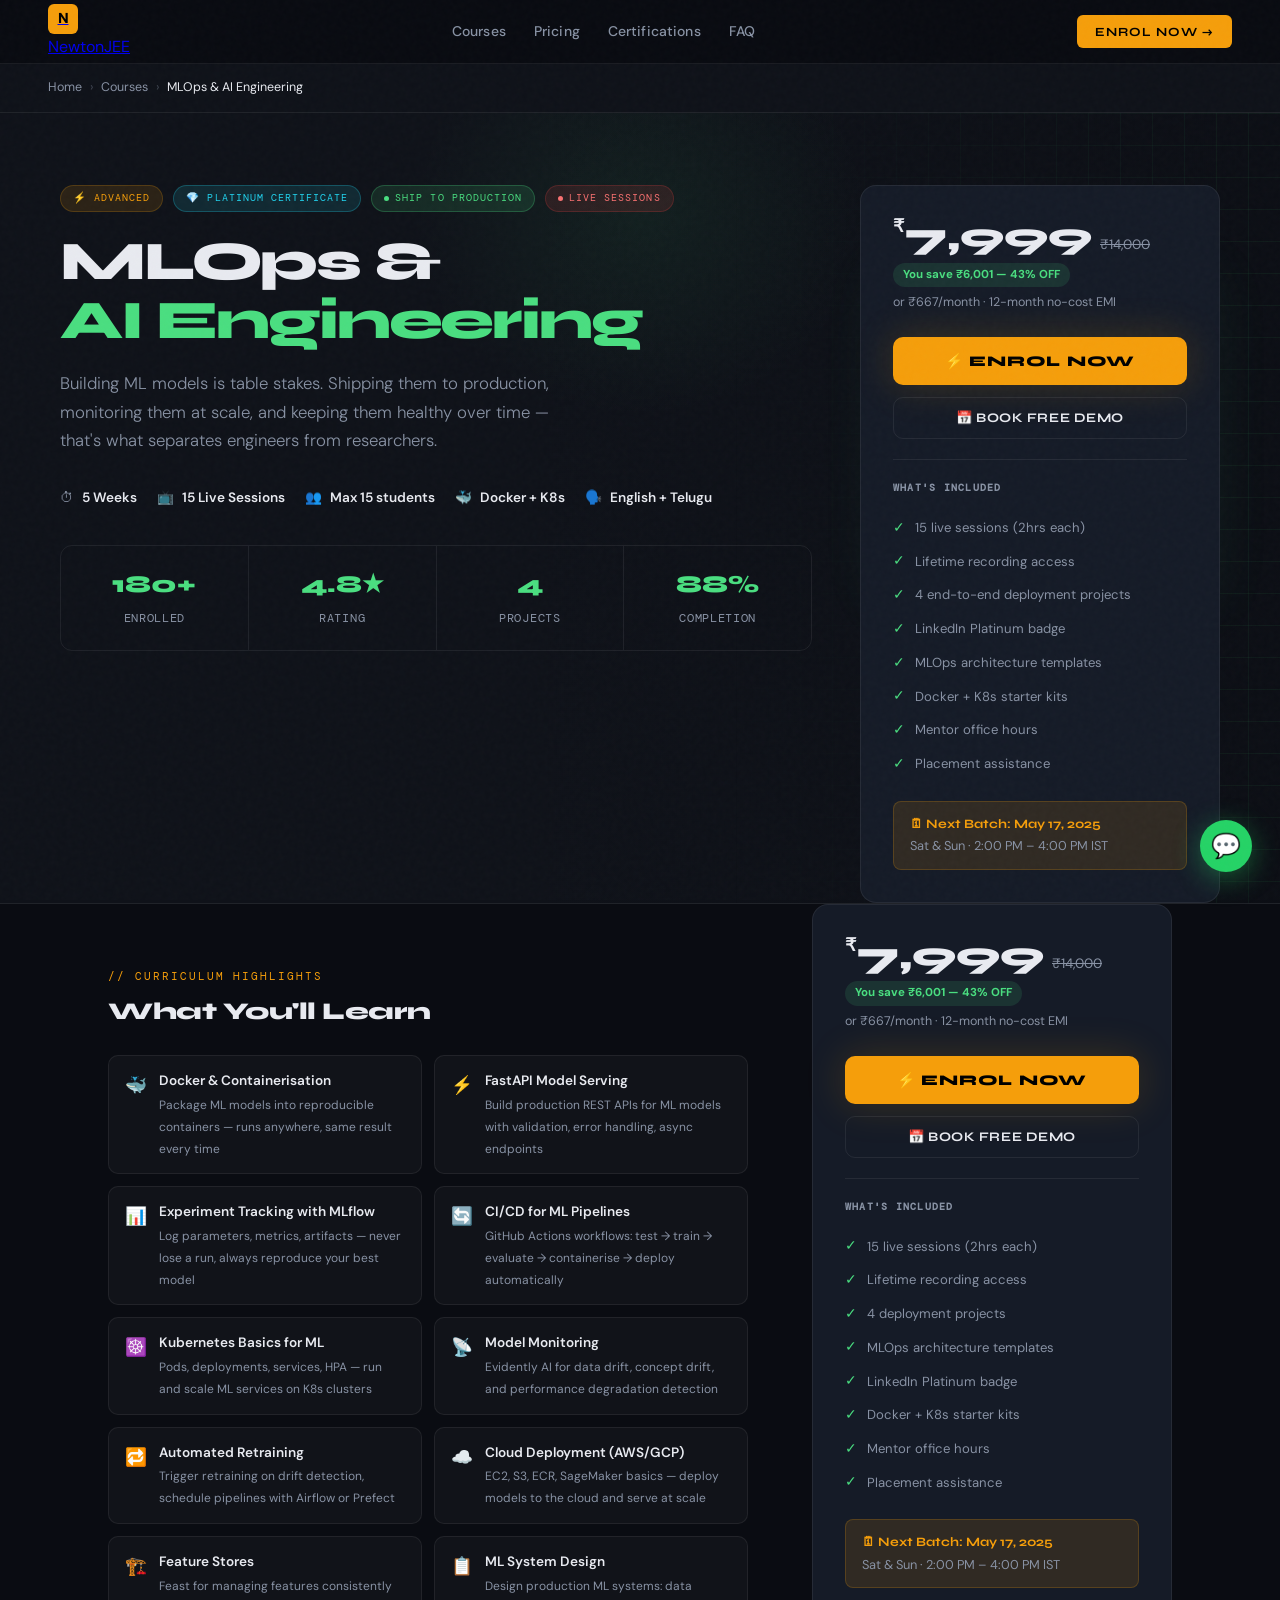
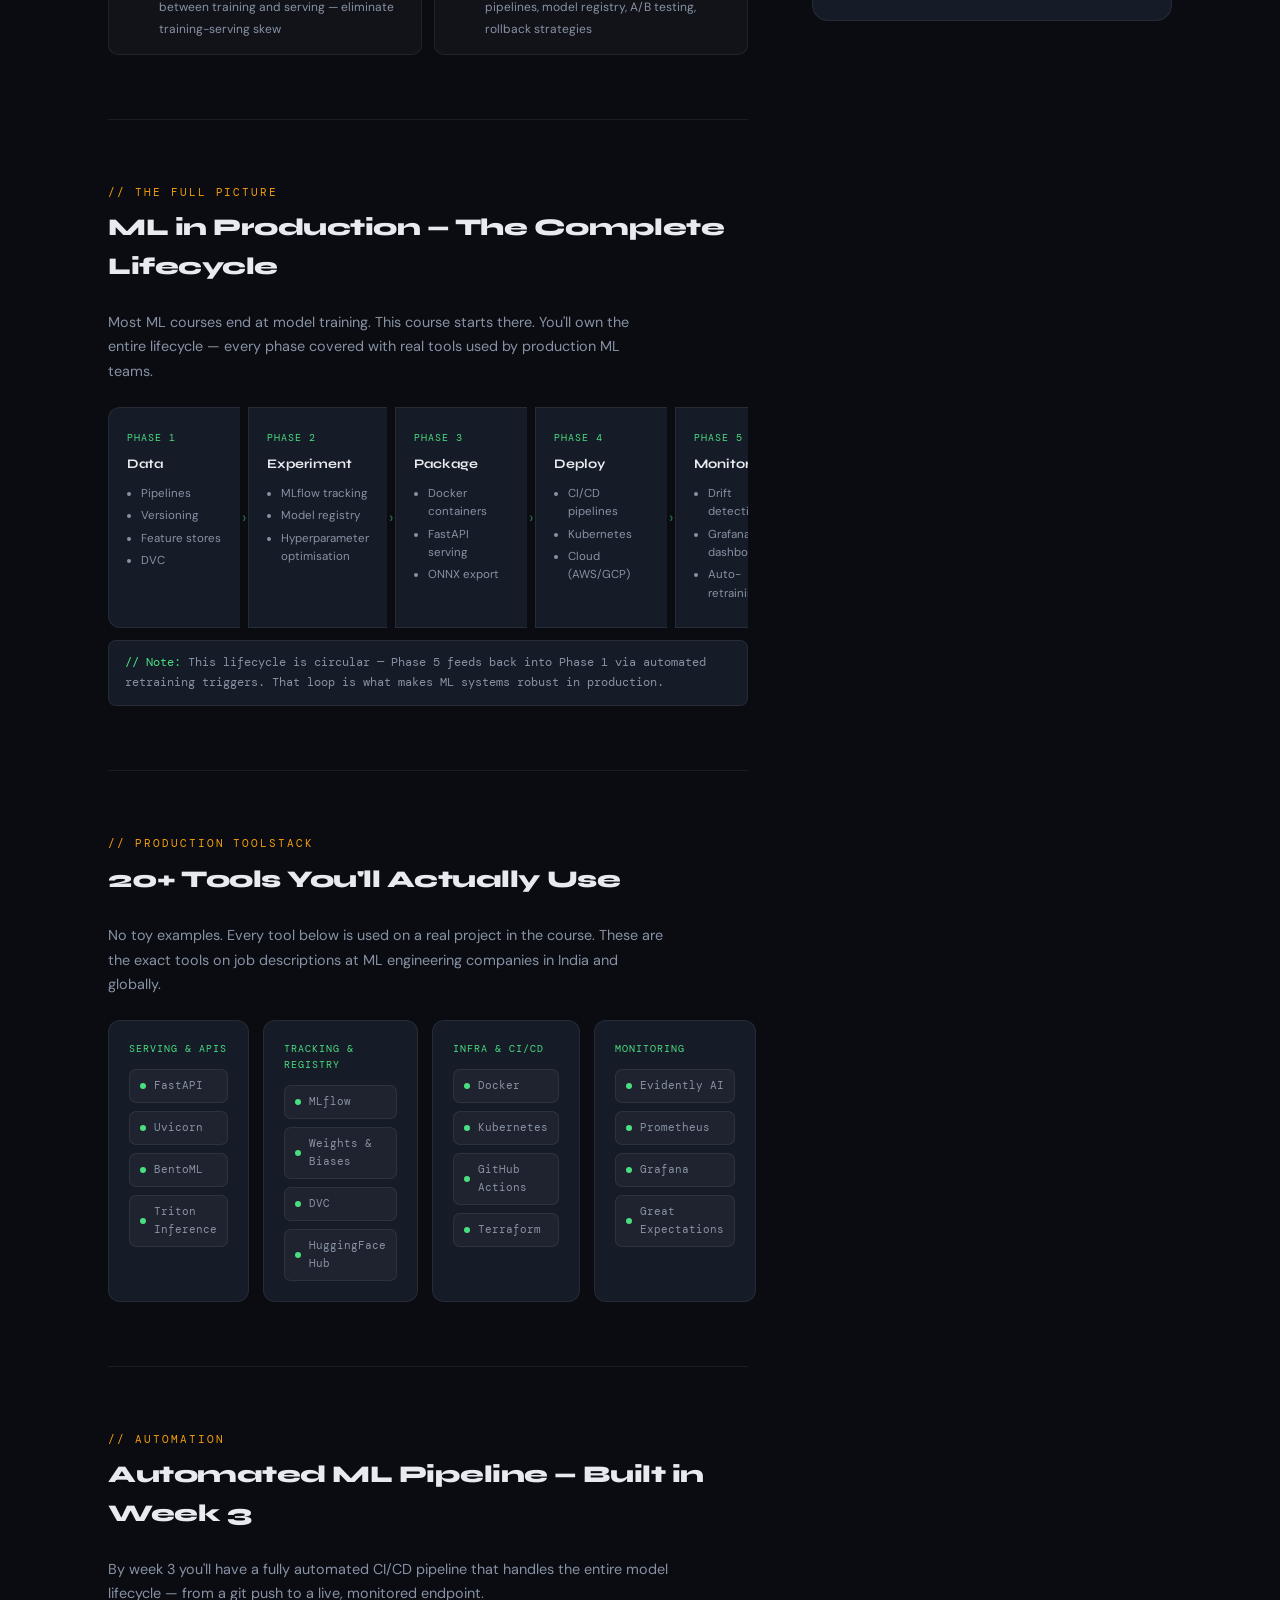
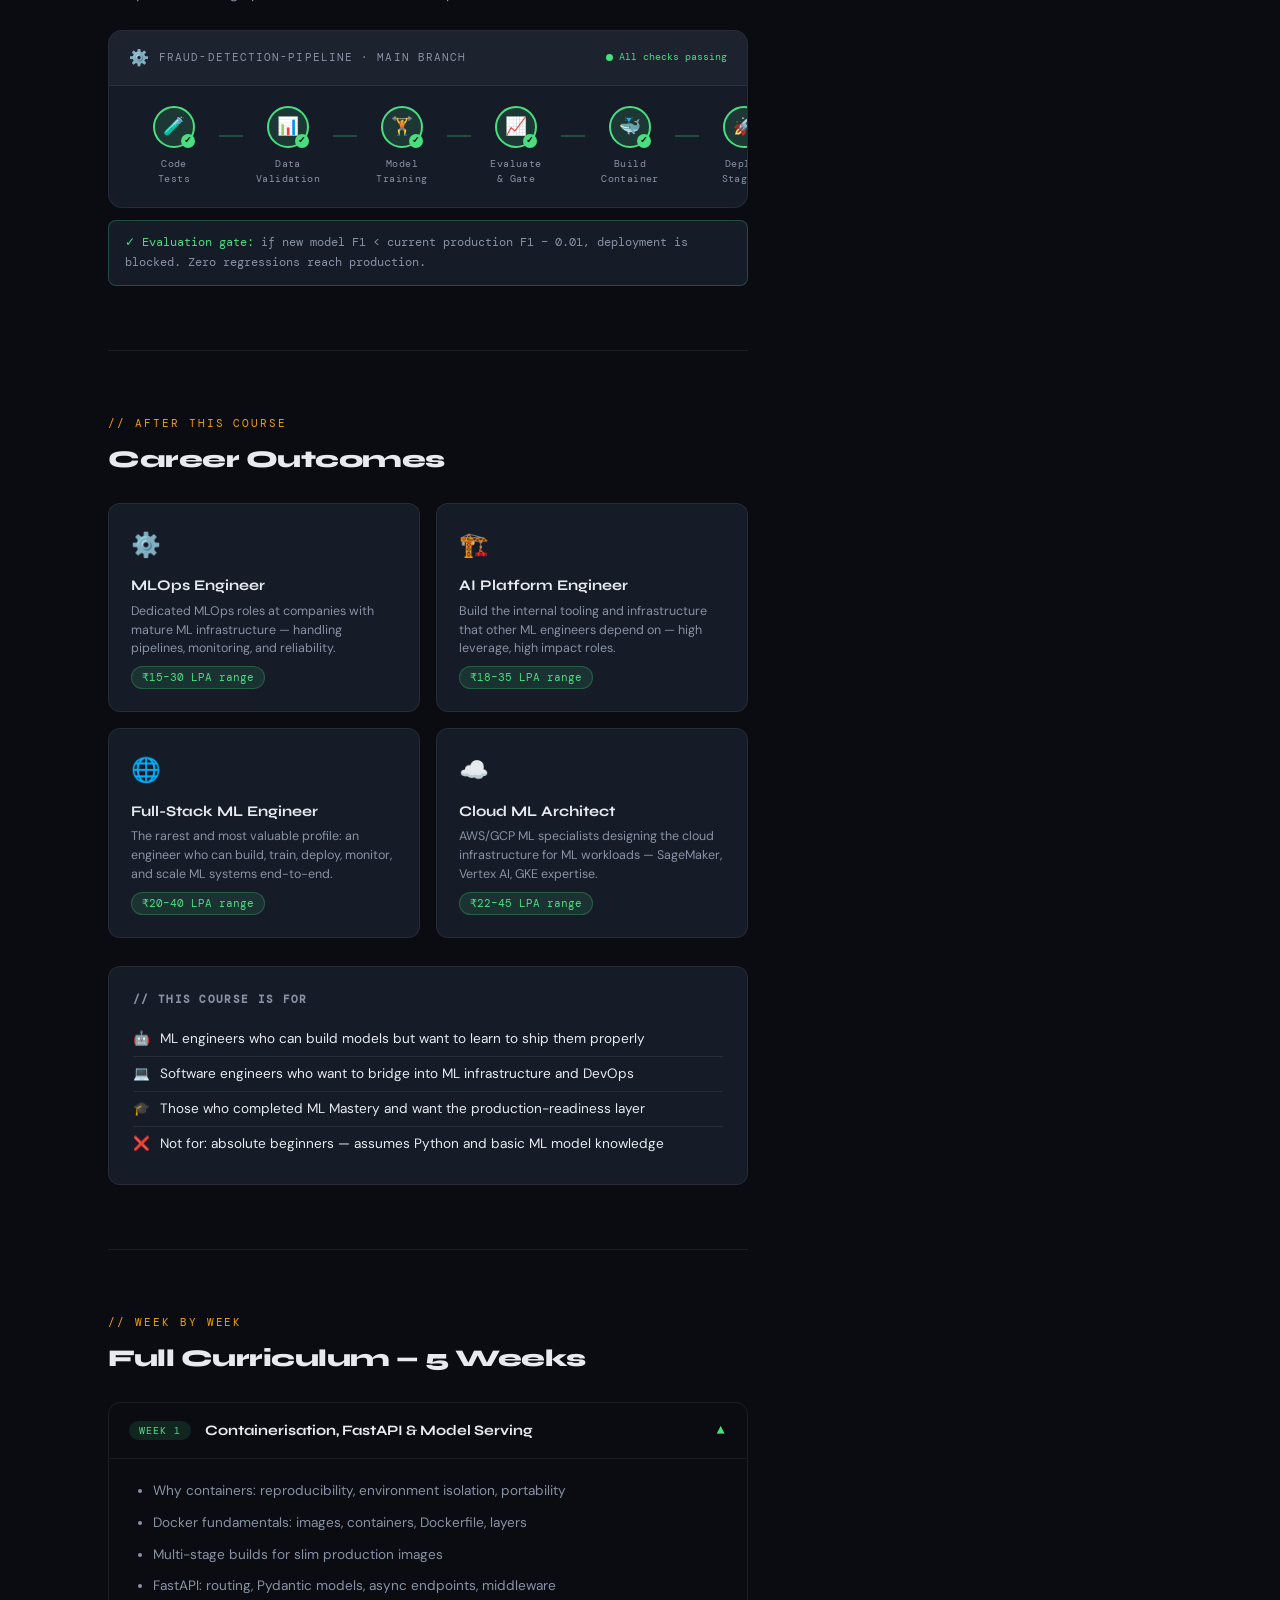
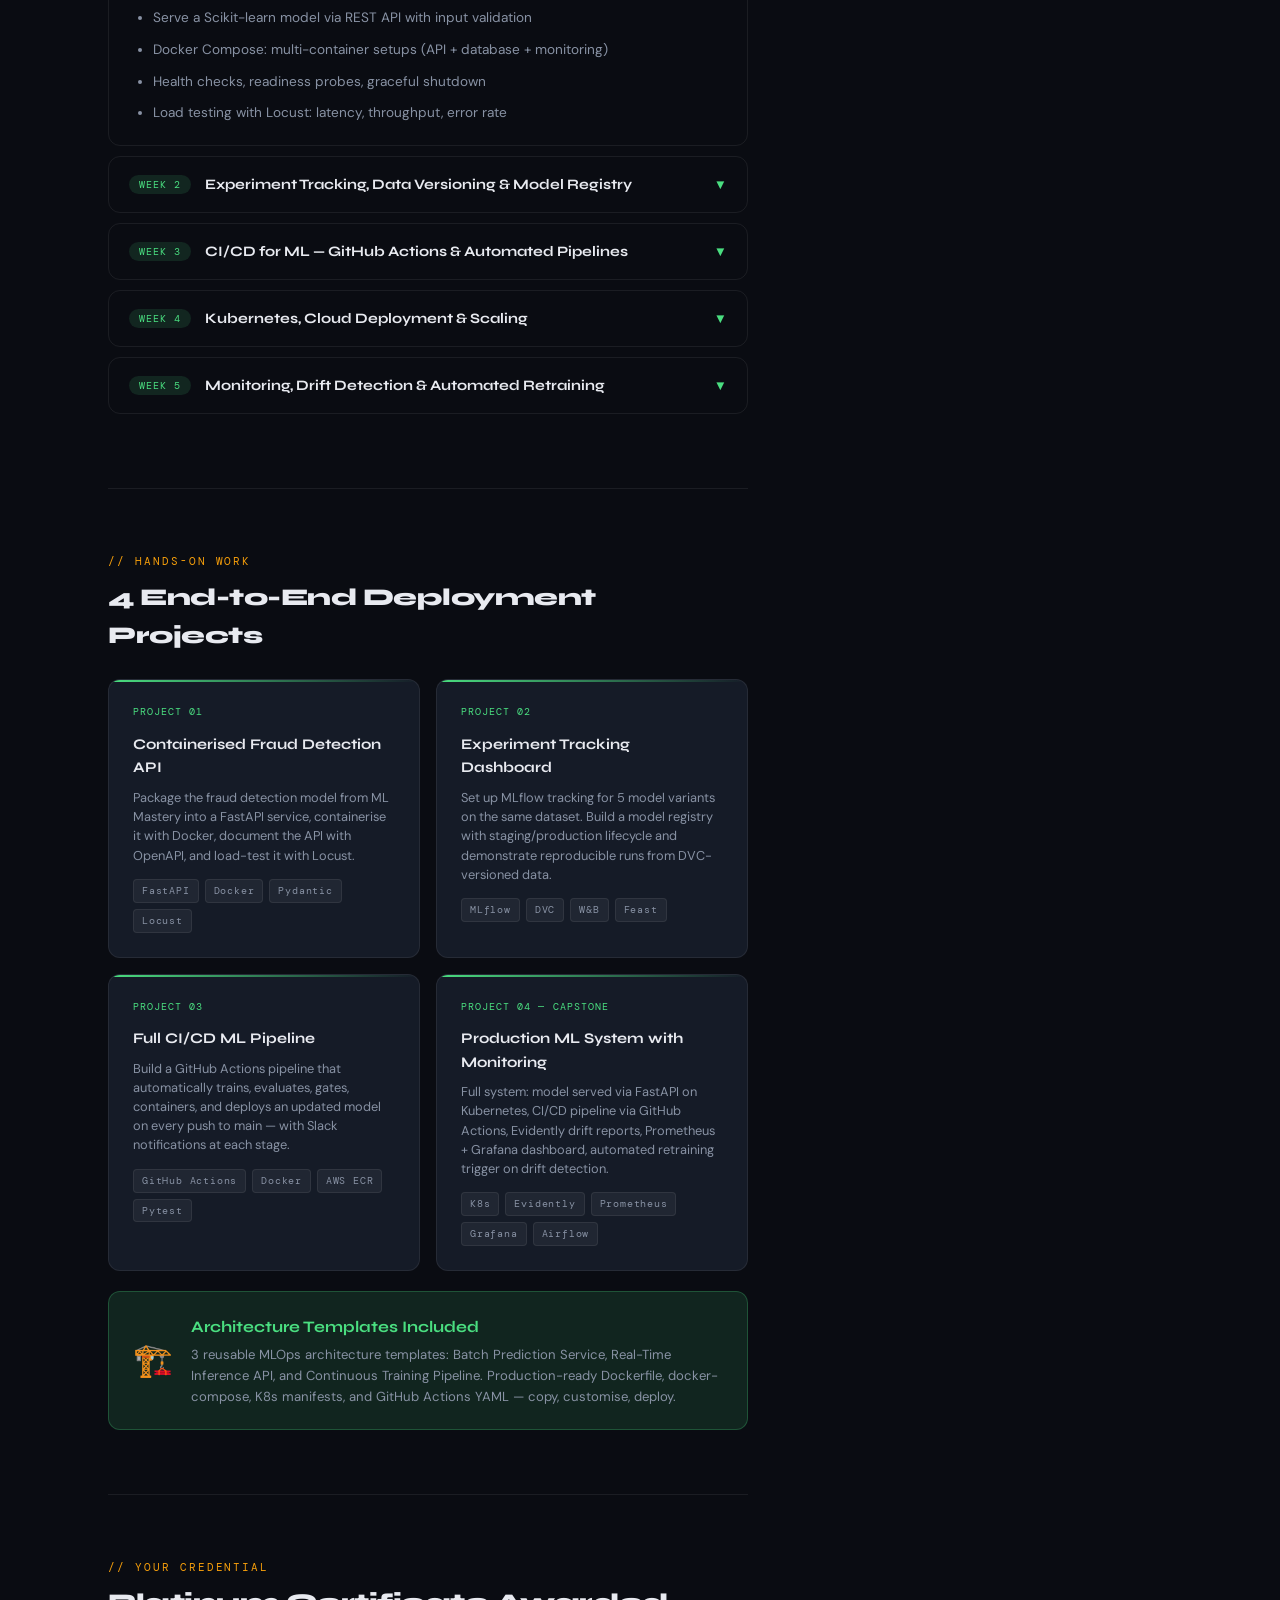
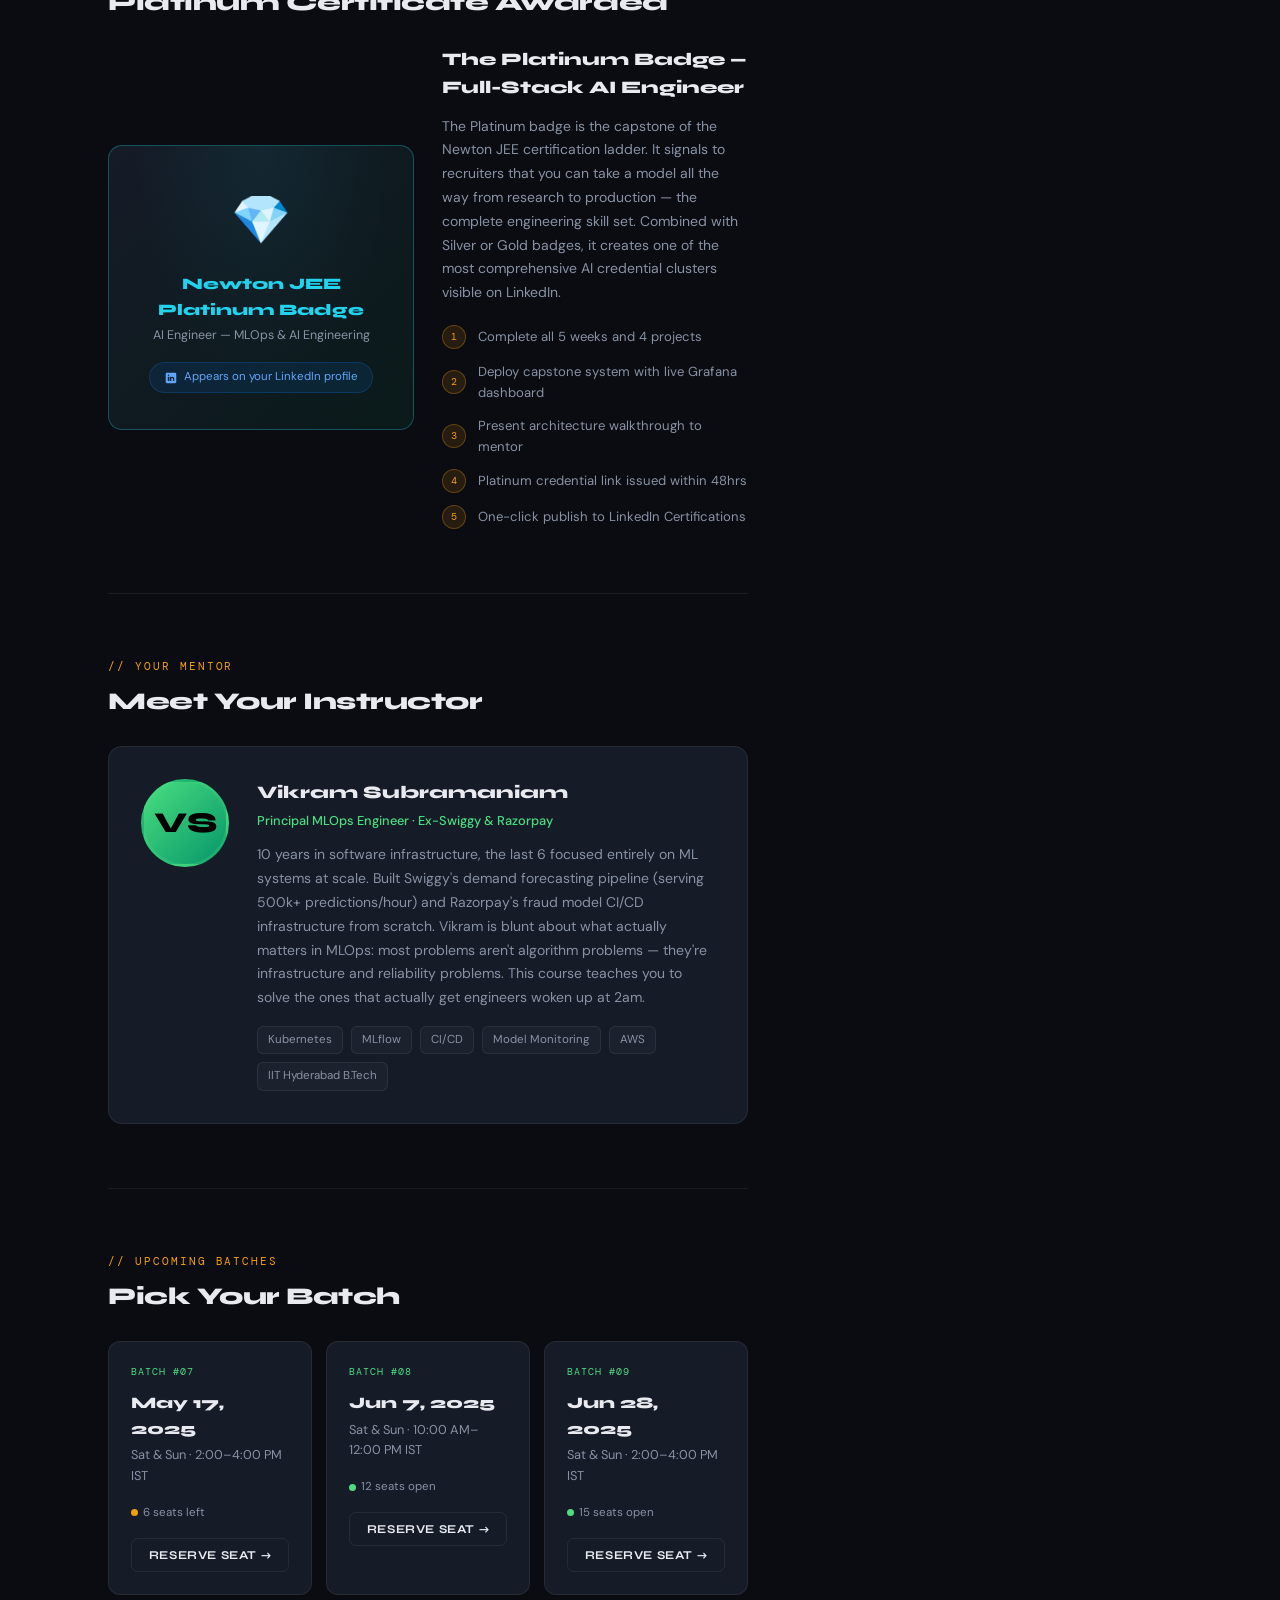
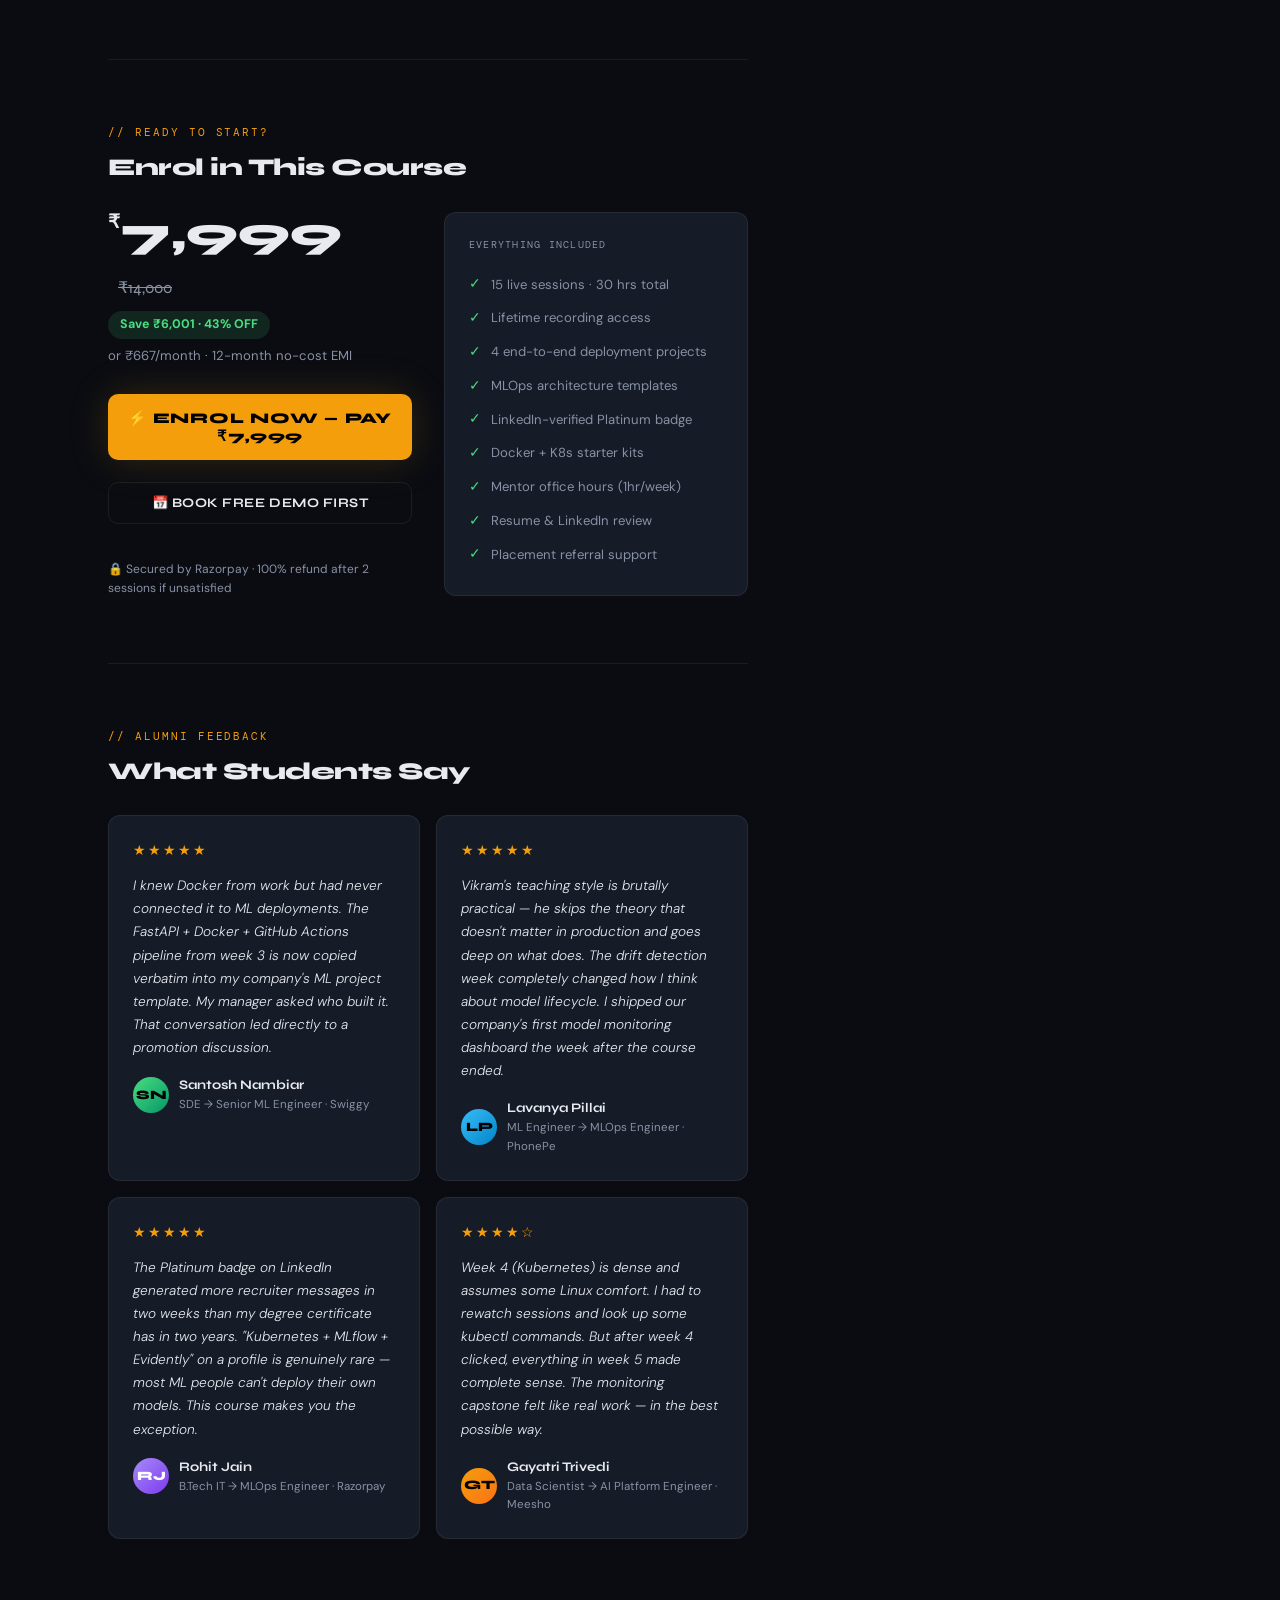
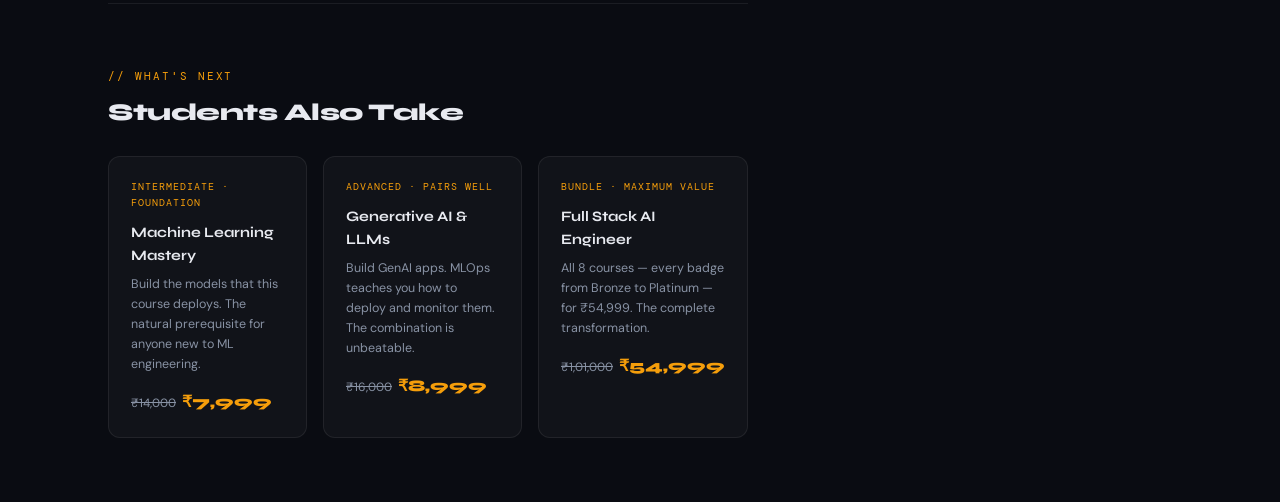
<file: course-mlops-ai-engineering.html>
<!DOCTYPE html>
<html lang="en">
<head>
<meta charset="UTF-8">
<meta name="viewport" content="width=device-width, initial-scale=1.0">
<title>MLOps & AI Engineering — Newton JEE</title>
<link rel="preconnect" href="https://fonts.googleapis.com">
<link href="https://fonts.googleapis.com/css2?family=Syne:wght@400;600;700;800&family=DM+Sans:ital,wght@0,300;0,400;0,500;1,300&family=DM+Mono:wght@400;500&display=swap" rel="stylesheet">
<link rel="stylesheet" href="shared.css">
<style>
  :root {
    --bg: #0a0c12;
    --bg2: #0f1219;
    --bg3: #151b27;
    --amber: #f59e0b;
    --amber2: #fbbf24;
    --amber-glow: rgba(245,158,11,0.12);
    --green: #4ade80;
    --text: #e8eaf0;
    --text-muted: #8892a4;
    --border: rgba(255,255,255,0.07);
    --card: rgba(255,255,255,0.03);
    /* course accent: industrial steel-blue — infra/ops feel */
    --acc: #64748b;
    --acc-bright: #94a3b8;
    --acc-hi: #e2e8f0;
    --acc-glow: rgba(100,116,139,0.12);
    --acc-border: rgba(100,116,139,0.28);
    /* secondary: green for "deployed / running" states */
    --deploy: #4ade80;
    --deploy-glow: rgba(74,222,128,0.12);
    --deploy-border: rgba(74,222,128,0.25);
  }
  *, *::before, *::after { box-sizing: border-box; margin: 0; padding: 0; }
  html { scroll-behavior: smooth; }
  body { font-family: 'DM Sans', sans-serif; background: var(--bg); color: var(--text); overflow-x: hidden; line-height: 1.6; }
  body::before { content: ''; position: fixed; inset: 0; background-image: url("data:image/svg+xml,%3Csvg viewBox='0 0 200 200' xmlns='http://www.w3.org/2000/svg'%3E%3Cfilter id='n'%3E%3CfeTurbulence type='fractalNoise' baseFrequency='0.85' numOctaves='4' stitchTiles='stitch'/%3E%3C/filter%3E%3Crect width='100%25' height='100%25' filter='url(%23n)' opacity='1'/%3E%3C/svg%3E"); opacity: 0.022; pointer-events: none; z-index: 9999; }

  /* HEADER */
  header { position: sticky; top: 0; z-index: 100; background: rgba(10,12,18,0.93); backdrop-filter: blur(16px); border-bottom: 1px solid var(--border); padding: 0 48px; height: 64px; display: flex; align-items: center; justify-content: space-between; }
  .logo { font-family: 'Syne', sans-serif; font-weight: 800; font-size: 1.2rem; letter-spacing: -0.02em; display: flex; align-items: center; gap: 8px; text-decoration: none; color: var(--text); }
  .logo .acc-c { color: var(--amber); }
  .logo-icon { width: 30px; height: 30px; background: var(--amber); border-radius: 6px; display: flex; align-items: center; justify-content: center; font-size: 0.9rem; color: #000; font-weight: 900; }
  nav { display: flex; align-items: center; gap: 28px; }
  nav a { font-size: 0.875rem; font-weight: 500; color: var(--text-muted); text-decoration: none; transition: color 0.2s; }
  nav a:hover { color: var(--text); }
  .btn-header { background: var(--amber); color: #000; font-family: 'Syne', sans-serif; font-weight: 700; font-size: 0.78rem; letter-spacing: 0.08em; text-transform: uppercase; padding: 9px 18px; border-radius: 6px; border: none; cursor: pointer; transition: all 0.2s; }
  .btn-header:hover { background: var(--amber2); }

  /* BREADCRUMB */
  .breadcrumb { padding: 14px 48px; background: var(--bg2); border-bottom: 1px solid var(--border); font-size: 0.78rem; color: var(--text-muted); display: flex; align-items: center; gap: 8px; }
  .breadcrumb a { color: var(--text-muted); text-decoration: none; }
  .breadcrumb a:hover { color: var(--amber); }
  .breadcrumb .sep { opacity: 0.4; }
  .breadcrumb .current { color: var(--text); }

  /* HERO */
  .course-hero { position: relative; padding: 72px 48px 0; overflow: hidden; background: var(--bg2); border-bottom: 1px solid var(--border); }

  /* Unique: terminal/CLI aesthetic grid — infra/ops feel */
  .hero-terminal-bg {
    position: absolute; inset: 0; pointer-events: none;
    background: linear-gradient(to right, transparent 40%, rgba(10,12,18,0.6) 100%);
  }
  .hero-terminal-bg::before {
    content: '';
    position: absolute; top: 0; right: 0; width: 55%; bottom: 0;
    background-image:
      linear-gradient(rgba(74,222,128,0.06) 1px, transparent 1px),
      linear-gradient(90deg, rgba(74,222,128,0.06) 1px, transparent 1px);
    background-size: 32px 32px;
    mask-image: linear-gradient(to left, black, transparent 80%);
  }
  .hero-terminal {
    position: absolute; top: 20%; right: 5%; width: 340px;
    background: rgba(10,12,18,0.85); border: 1px solid rgba(74,222,128,0.2);
    border-radius: 10px; overflow: hidden;
    box-shadow: 0 0 60px rgba(74,222,128,0.08);
    animation: fadeUp 0.8s 0.3s ease both;
  }
  .term-bar { background: rgba(255,255,255,0.04); padding: 10px 14px; display: flex; align-items: center; gap: 7px; border-bottom: 1px solid rgba(255,255,255,0.06); }
  .term-dot { width: 10px; height: 10px; border-radius: 50%; }
  .term-dot.r { background: #ff5f57; }
  .term-dot.y { background: #febc2e; }
  .term-dot.g { background: #28c840; }
  .term-title { font-family: 'DM Mono', monospace; font-size: 0.65rem; color: var(--text-muted); margin-left: 4px; letter-spacing: 0.06em; }
  .term-body { padding: 16px; font-family: 'DM Mono', monospace; font-size: 0.72rem; line-height: 1.8; }
  .term-line { display: flex; }
  .term-prompt { color: var(--deploy); margin-right: 8px; flex-shrink: 0; }
  .term-cmd { color: var(--text); }
  .term-out { color: var(--text-muted); padding-left: 18px; }
  .term-out.ok { color: var(--deploy); }
  .term-out.warn { color: var(--amber); }
  .term-cursor { display: inline-block; width: 8px; height: 14px; background: var(--deploy); vertical-align: middle; animation: blink 1s infinite; margin-left: 2px; }
  @keyframes blink { 0%,49%{opacity:1} 50%,100%{opacity:0} }

  .hero-glow { position: absolute; top: -15%; right: 2%; width: 500px; height: 440px; background: radial-gradient(ellipse, rgba(74,222,128,0.07), transparent 65%); pointer-events: none; }

  .hero-layout { position: relative; display: grid; grid-template-columns: 1fr 360px; gap: 48px; max-width: 1160px; margin: 0 auto; align-items: start; }
  .hero-left { padding-bottom: 72px; animation: fadeUp 0.7s ease both; }
  @keyframes fadeUp { from{opacity:0;transform:translateY(22px)} to{opacity:1;transform:translateY(0)} }

  .course-badge-row { display: flex; align-items: center; gap: 10px; margin-bottom: 20px; flex-wrap: wrap; }
  .badge { display: inline-flex; align-items: center; gap: 6px; font-family: 'DM Mono', monospace; font-size: 0.65rem; letter-spacing: 0.1em; text-transform: uppercase; padding: 4px 12px; border-radius: 100px; }
  .badge.advanced  { background: rgba(245,158,11,0.12); color: var(--amber); border: 1px solid rgba(245,158,11,0.2); }
  .badge.platinum  { background: rgba(34,211,238,0.12); color: #22d3ee; border: 1px solid rgba(34,211,238,0.25); }
  .badge.devops    { background: var(--deploy-glow); color: var(--deploy); border: 1px solid var(--deploy-border); }
  .badge.live      { background: rgba(239,68,68,0.12); color: #f87171; border: 1px solid rgba(239,68,68,0.2); }
  .badge .dot      { width: 5px; height: 5px; border-radius: 50%; background: currentColor; animation: pulse 2s infinite; }
  @keyframes pulse { 0%,100%{opacity:1} 50%{opacity:0.3} }

  .course-hero h1 { font-family: 'Syne', sans-serif; font-size: clamp(2rem, 4.5vw, 3.4rem); font-weight: 800; letter-spacing: -0.04em; line-height: 1.1; margin-bottom: 18px; }
  .course-hero h1 span { color: var(--deploy); }
  .course-tagline { font-size: 1.05rem; color: var(--text-muted); font-weight: 300; max-width: 520px; margin-bottom: 32px; line-height: 1.7; }

  .meta-pills { display: flex; gap: 20px; flex-wrap: wrap; margin-bottom: 36px; }
  .meta-pill { display: flex; align-items: center; gap: 8px; font-size: 0.85rem; color: var(--text-muted); }
  .meta-pill strong { color: var(--text); font-weight: 600; }

  .hero-stats { display: flex; gap: 0; border: 1px solid var(--border); border-radius: 12px; overflow: hidden; }
  .hstat { flex: 1; padding: 20px; border-right: 1px solid var(--border); text-align: center; }
  .hstat:last-child { border-right: none; }
  .hstat .num { font-family: 'Syne', sans-serif; font-size: 1.5rem; font-weight: 800; color: var(--deploy); display: block; }
  .hstat .lbl { font-size: 0.72rem; color: var(--text-muted); text-transform: uppercase; letter-spacing: 0.06em; font-family: 'DM Mono', monospace; }

  /* ENROL CARD */
  .enrol-card { background: var(--bg3); border: 1px solid var(--border); border-radius: 16px; padding: 32px; position: sticky; top: 80px; animation: fadeUp 0.6s 0.2s ease both; }
  .enrol-fee { font-family: 'Syne', sans-serif; font-size: 2.4rem; font-weight: 800; line-height: 1; }
  .enrol-fee sup { font-size: 1.1rem; vertical-align: top; margin-top: 8px; }
  .enrol-mrp { font-size: 0.85rem; color: var(--text-muted); text-decoration: line-through; margin-left: 8px; }
  .enrol-save { display: inline-block; background: rgba(74,222,128,0.12); color: var(--green); font-size: 0.72rem; font-weight: 700; padding: 3px 10px; border-radius: 100px; margin: 6px 0; }
  .enrol-emi { font-size: 0.78rem; color: var(--text-muted); margin-bottom: 24px; }
  .btn-enrol-main { width: 100%; padding: 15px; background: var(--amber); color: #000; font-family: 'Syne', sans-serif; font-weight: 800; font-size: 0.92rem; letter-spacing: 0.05em; text-transform: uppercase; border: none; border-radius: 10px; cursor: pointer; transition: all 0.2s; margin-bottom: 12px; box-shadow: 0 0 40px rgba(245,158,11,0.18); }
  .btn-enrol-main:hover { background: var(--amber2); transform: translateY(-2px); box-shadow: 0 8px 40px rgba(245,158,11,0.32); }
  .btn-demo-sm { width: 100%; padding: 12px; background: transparent; border: 1px solid var(--border); color: var(--text); font-family: 'Syne', sans-serif; font-weight: 700; font-size: 0.82rem; letter-spacing: 0.04em; text-transform: uppercase; border-radius: 10px; cursor: pointer; transition: all 0.2s; margin-bottom: 20px; }
  .btn-demo-sm:hover { border-color: var(--amber); color: var(--amber); }
  .card-includes { border-top: 1px solid var(--border); padding-top: 20px; }
  .card-includes h5 { font-family: 'DM Mono', monospace; font-size: 0.65rem; letter-spacing: 0.12em; text-transform: uppercase; color: var(--text-muted); margin-bottom: 14px; }
  .include-row { display: flex; align-items: center; gap: 10px; font-size: 0.82rem; color: var(--text-muted); padding: 6px 0; }
  .include-row .ck { color: var(--green); font-size: 0.85rem; flex-shrink: 0; }
  .next-batch { margin-top: 20px; background: var(--amber-glow); border: 1px solid rgba(245,158,11,0.2); border-radius: 8px; padding: 12px 16px; font-size: 0.8rem; }
  .next-batch strong { color: var(--amber); display: block; margin-bottom: 2px; font-family: 'Syne', sans-serif; }
  .next-batch span { color: var(--text-muted); }

  /* PAGE BODY */
  .page-body { max-width: 1160px; margin: 0 auto; padding: 0 48px; }
  .content-grid { display: grid; grid-template-columns: 1fr 360px; gap: 64px; align-items: start; }
  .content-main { min-width: 0; }
  .content-side { position: sticky; top: 80px; }

  section.body-section { padding: 64px 0; border-bottom: 1px solid var(--border); }
  section.body-section:last-child { border-bottom: none; }
  .sec-label { font-family: 'DM Mono', monospace; font-size: 0.68rem; letter-spacing: 0.18em; text-transform: uppercase; color: var(--amber); margin-bottom: 8px; }
  .sec-title { font-family: 'Syne', sans-serif; font-size: 1.5rem; font-weight: 800; letter-spacing: -0.02em; margin-bottom: 24px; }

  /* LEARN GRID */
  .learn-grid { display: grid; grid-template-columns: 1fr 1fr; gap: 12px; }
  .learn-item { display: flex; align-items: flex-start; gap: 12px; background: var(--card); border: 1px solid var(--border); border-radius: 10px; padding: 14px 16px; font-size: 0.85rem; transition: border-color 0.2s; }
  .learn-item:hover { border-color: var(--deploy-border); }
  .learn-item .li-icon { font-size: 1.1rem; flex-shrink: 0; margin-top: 1px; }
  .learn-item .li-text strong { display: block; font-weight: 600; font-size: 0.85rem; margin-bottom: 2px; }
  .learn-item .li-text span { font-size: 0.75rem; color: var(--text-muted); }

  /* MLOPS LIFECYCLE (unique) */
  .lifecycle-wrap { overflow-x: auto; }
  .lifecycle { display: flex; align-items: stretch; min-width: 700px; }
  .lc-phase {
    flex: 1;
    background: var(--bg3);
    border: 1px solid var(--border);
    border-right: none;
    padding: 22px 18px;
    position: relative;
    transition: background 0.2s;
  }
  .lc-phase:first-child { border-radius: 12px 0 0 12px; }
  .lc-phase:last-child { border-right: 1px solid var(--border); border-radius: 0 12px 12px 0; }
  .lc-phase:hover { background: rgba(74,222,128,0.03); }
  .lc-num { font-family: 'DM Mono', monospace; font-size: 0.6rem; letter-spacing: 0.1em; color: var(--deploy); text-transform: uppercase; margin-bottom: 8px; }
  .lc-phase h4 { font-family: 'Syne', sans-serif; font-size: 0.82rem; font-weight: 700; margin-bottom: 8px; }
  .lc-phase ul { padding-left: 14px; }
  .lc-phase li { font-size: 0.72rem; color: var(--text-muted); padding: 2px 0; list-style: disc; }
  .lc-arrow {
    display: flex; align-items: center; padding: 0 2px;
    color: var(--deploy); font-size: 1rem; flex-shrink: 0;
    opacity: 0.5;
  }

  /* TOOLING GRID (unique) */
  .tools-grid { display: grid; grid-template-columns: repeat(4, 1fr); gap: 14px; }
  .tool-category { background: var(--bg3); border: 1px solid var(--border); border-radius: 12px; padding: 20px; }
  .tool-cat-label { font-family: 'DM Mono', monospace; font-size: 0.62rem; letter-spacing: 0.1em; color: var(--deploy); text-transform: uppercase; margin-bottom: 12px; }
  .tool-list { display: flex; flex-direction: column; gap: 8px; }
  .tool-chip {
    display: flex; align-items: center; gap: 8px;
    background: rgba(255,255,255,0.04); border: 1px solid var(--border);
    border-radius: 7px; padding: 7px 10px;
    font-family: 'DM Mono', monospace; font-size: 0.7rem; color: var(--text-muted);
    transition: border-color 0.2s;
  }
  .tool-chip:hover { border-color: var(--deploy-border); color: var(--text); }
  .tool-chip-dot { width: 6px; height: 6px; border-radius: 50%; background: var(--deploy); flex-shrink: 0; }

  /* CI/CD PIPELINE VISUAL (unique) */
  .cicd-pipeline { background: var(--bg3); border: 1px solid var(--border); border-radius: 14px; overflow: hidden; }
  .cicd-header { background: rgba(255,255,255,0.03); padding: 14px 20px; border-bottom: 1px solid var(--border); display: flex; align-items: center; gap: 10px; }
  .cicd-title { font-family: 'DM Mono', monospace; font-size: 0.68rem; letter-spacing: 0.1em; color: var(--text-muted); text-transform: uppercase; }
  .cicd-status { margin-left: auto; display: flex; align-items: center; gap: 6px; font-family: 'DM Mono', monospace; font-size: 0.65rem; color: var(--deploy); }
  .cicd-status-dot { width: 7px; height: 7px; border-radius: 50%; background: var(--deploy); animation: pulse 2s infinite; }
  .cicd-stages { display: flex; align-items: center; padding: 20px; gap: 0; overflow-x: auto; }
  .cicd-stage {
    display: flex; flex-direction: column; align-items: center; gap: 8px;
    min-width: 90px; flex-shrink: 0;
  }
  .cicd-stage-icon { width: 42px; height: 42px; border-radius: 50%; border: 2px solid var(--deploy-border); display: flex; align-items: center; justify-content: center; font-size: 1.1rem; background: var(--deploy-glow); position: relative; }
  .cicd-stage-icon.done { border-color: var(--deploy); background: rgba(74,222,128,0.15); }
  .cicd-stage-icon.done::after { content: '✓'; position: absolute; bottom: -2px; right: -2px; background: var(--deploy); color: #000; border-radius: 50%; width: 14px; height: 14px; font-size: 0.55rem; display: flex; align-items: center; justify-content: center; font-weight: 700; }
  .cicd-stage-label { font-family: 'DM Mono', monospace; font-size: 0.62rem; color: var(--text-muted); text-align: center; letter-spacing: 0.04em; }
  .cicd-connector { flex: 1; height: 2px; background: linear-gradient(90deg, var(--deploy-border), var(--deploy-border)); min-width: 24px; margin-bottom: 20px; }

  /* OUTCOMES */
  .outcomes-grid { display: grid; grid-template-columns: 1fr 1fr; gap: 16px; margin-bottom: 28px; }
  .outcome-card { background: var(--bg3); border: 1px solid var(--border); border-radius: 12px; padding: 22px; transition: all 0.2s; }
  .outcome-card:hover { border-color: var(--deploy-border); }
  .outcome-icon { font-size: 1.5rem; margin-bottom: 10px; display: block; }
  .outcome-card h4 { font-family: 'Syne', sans-serif; font-size: 0.92rem; font-weight: 700; margin-bottom: 4px; }
  .outcome-card p { font-size: 0.78rem; color: var(--text-muted); line-height: 1.5; }
  .salary-badge { display: inline-flex; align-items: center; gap: 4px; background: var(--deploy-glow); color: var(--deploy); border: 1px solid var(--deploy-border); border-radius: 100px; padding: 2px 10px; font-size: 0.68rem; font-family: 'DM Mono', monospace; margin-top: 8px; }

  .who-for { background: var(--bg3); border: 1px solid var(--border); border-radius: 12px; padding: 24px; margin-top: 20px; }
  .who-for h4 { font-family: 'DM Mono', monospace; font-size: 0.68rem; letter-spacing: 0.12em; text-transform: uppercase; color: var(--text-muted); margin-bottom: 14px; }
  .who-row { display: flex; align-items: center; gap: 10px; font-size: 0.85rem; padding: 6px 0; border-bottom: 1px solid var(--border); }
  .who-row:last-child { border-bottom: none; }

  /* CURRICULUM */
  .week-item { border: 1px solid var(--border); border-radius: 12px; margin-bottom: 10px; overflow: hidden; }
  .week-header { width: 100%; background: none; border: none; color: var(--text); padding: 18px 20px; cursor: pointer; display: flex; align-items: center; gap: 14px; text-align: left; transition: background 0.2s; }
  .week-header:hover { background: rgba(255,255,255,0.02); }
  .week-num { font-family: 'DM Mono', monospace; font-size: 0.65rem; letter-spacing: 0.1em; background: var(--deploy-glow); color: var(--deploy); padding: 3px 10px; border-radius: 100px; white-space: nowrap; flex-shrink: 0; }
  .week-title { font-family: 'Syne', sans-serif; font-size: 0.9rem; font-weight: 700; flex: 1; }
  .week-ch { color: var(--deploy); transition: transform 0.3s; margin-left: auto; flex-shrink: 0; }
  .week-item.open .week-ch { transform: rotate(180deg); }
  .week-body { max-height: 0; overflow: hidden; transition: max-height 0.35s ease; }
  .week-item.open .week-body { max-height: 500px; border-top: 1px solid var(--border); }
  .week-body ul { padding: 16px 20px 16px 44px; }
  .week-body li { font-size: 0.85rem; color: var(--text-muted); padding: 5px 0; list-style: disc; }

  /* PROJECTS */
  .projects-grid { display: grid; grid-template-columns: 1fr 1fr; gap: 16px; }
  .project-card { background: var(--bg3); border: 1px solid var(--border); border-radius: 12px; padding: 24px; position: relative; overflow: hidden; transition: all 0.25s; }
  .project-card:hover { border-color: var(--deploy-border); transform: translateY(-3px); }
  .project-card::before { content: ''; position: absolute; top: 0; left: 0; width: 100%; height: 2px; background: linear-gradient(90deg, var(--deploy), transparent); }
  .proj-number { font-family: 'DM Mono', monospace; font-size: 0.65rem; letter-spacing: 0.1em; color: var(--deploy); margin-bottom: 12px; }
  .project-card h4 { font-family: 'Syne', sans-serif; font-size: 0.92rem; font-weight: 700; margin-bottom: 8px; }
  .project-card p { font-size: 0.8rem; color: var(--text-muted); margin-bottom: 14px; line-height: 1.5; }
  .tool-tags { display: flex; flex-wrap: wrap; gap: 6px; }
  .tool-tag { font-family: 'DM Mono', monospace; font-size: 0.62rem; letter-spacing: 0.08em; background: rgba(255,255,255,0.05); border: 1px solid var(--border); padding: 3px 8px; border-radius: 4px; color: var(--text-muted); }

  /* CERT */
  .cert-showcase { display: grid; grid-template-columns: 1fr 1fr; gap: 28px; align-items: center; }
  .cert-visual { background: linear-gradient(135deg, var(--bg3), #0a1a1a); border: 1px solid rgba(34,211,238,0.3); border-radius: 14px; padding: 36px; text-align: center; position: relative; overflow: hidden; }
  .cert-visual::before { content: ''; position: absolute; inset: 0; background: radial-gradient(ellipse at top, rgba(34,211,238,0.07), transparent 60%); }
  .cert-emoji { font-size: 3rem; display: block; margin-bottom: 12px; position: relative; }
  .cert-visual h4 { font-family: 'Syne', sans-serif; font-size: 1rem; font-weight: 800; margin-bottom: 4px; position: relative; color: #22d3ee; }
  .cert-visual p { font-size: 0.78rem; color: var(--text-muted); position: relative; }
  .cert-li-badge { margin-top: 16px; display: inline-flex; align-items: center; gap: 6px; background: rgba(10,102,194,0.15); border: 1px solid rgba(10,102,194,0.3); border-radius: 100px; padding: 5px 14px; font-size: 0.72rem; color: #60a5fa; position: relative; }
  .cert-info h4 { font-family: 'Syne', sans-serif; font-size: 1.1rem; font-weight: 800; margin-bottom: 12px; }
  .cert-info p { font-size: 0.875rem; color: var(--text-muted); margin-bottom: 20px; line-height: 1.7; }
  .cert-steps { display: flex; flex-direction: column; gap: 12px; }
  .cert-step { display: flex; align-items: center; gap: 12px; font-size: 0.82rem; }
  .cert-step .cs-num { width: 24px; height: 24px; background: var(--amber-glow); border: 1px solid rgba(245,158,11,0.3); border-radius: 50%; display: flex; align-items: center; justify-content: center; font-family: 'DM Mono', monospace; font-size: 0.65rem; color: var(--amber); flex-shrink: 0; }
  .cert-step span { color: var(--text-muted); }

  /* INSTRUCTOR */
  .instructor-card { background: var(--bg3); border: 1px solid var(--border); border-radius: 14px; padding: 32px; display: grid; grid-template-columns: auto 1fr; gap: 28px; align-items: start; }
  .instructor-avatar { width: 88px; height: 88px; border-radius: 50%; background: linear-gradient(135deg, var(--deploy), #059669); display: flex; align-items: center; justify-content: center; font-family: 'Syne', sans-serif; font-size: 1.8rem; font-weight: 800; color: #000; flex-shrink: 0; border: 3px solid var(--deploy-border); }
  .instructor-name { font-family: 'Syne', sans-serif; font-size: 1.1rem; font-weight: 800; margin-bottom: 4px; }
  .instructor-role { font-size: 0.8rem; color: var(--deploy); margin-bottom: 12px; font-weight: 500; }
  .instructor-bio { font-size: 0.875rem; color: var(--text-muted); line-height: 1.7; margin-bottom: 16px; }
  .instructor-tags { display: flex; flex-wrap: wrap; gap: 8px; }
  .inst-tag { font-size: 0.72rem; background: var(--card); border: 1px solid var(--border); padding: 4px 10px; border-radius: 6px; color: var(--text-muted); }

  /* SCHEDULE */
  .schedule-grid { display: grid; grid-template-columns: repeat(3, 1fr); gap: 14px; }
  .schedule-card { background: var(--bg3); border: 1px solid var(--border); border-radius: 12px; padding: 22px; transition: border-color 0.2s; }
  .schedule-card:hover { border-color: var(--deploy-border); }
  .sch-batch { font-family: 'DM Mono', monospace; font-size: 0.65rem; letter-spacing: 0.1em; color: var(--deploy); text-transform: uppercase; margin-bottom: 10px; }
  .sch-date { font-family: 'Syne', sans-serif; font-size: 1rem; font-weight: 800; margin-bottom: 4px; }
  .sch-time { font-size: 0.8rem; color: var(--text-muted); margin-bottom: 12px; }
  .sch-seats { display: inline-flex; align-items: center; gap: 5px; font-size: 0.72rem; color: var(--text-muted); }
  .seat-dot { width: 7px; height: 7px; border-radius: 50%; }
  .seat-dot.open { background: var(--green); }
  .seat-dot.low  { background: var(--amber); }
  .sch-btn { width: 100%; margin-top: 14px; padding: 9px; border-radius: 7px; cursor: pointer; font-family: 'Syne', sans-serif; font-size: 0.75rem; font-weight: 700; letter-spacing: 0.05em; text-transform: uppercase; transition: all 0.2s; border: 1px solid var(--border); background: transparent; color: var(--text); }
  .sch-btn:hover { background: var(--amber); border-color: var(--amber); color: #000; }

  /* REVIEWS */
  .reviews-grid { display: grid; grid-template-columns: 1fr 1fr; gap: 16px; }
  .review-card { background: var(--bg3); border: 1px solid var(--border); border-radius: 12px; padding: 24px; }
  .review-stars { color: var(--amber); font-size: 0.85rem; letter-spacing: 2px; margin-bottom: 12px; }
  .review-card blockquote { font-size: 0.85rem; color: var(--text); line-height: 1.7; font-style: italic; font-weight: 300; margin-bottom: 16px; }
  .reviewer { display: flex; align-items: center; gap: 10px; }
  .rev-avatar { width: 36px; height: 36px; border-radius: 50%; display: flex; align-items: center; justify-content: center; font-family: 'Syne', sans-serif; font-size: 0.8rem; font-weight: 800; flex-shrink: 0; }
  .rev-name { font-family: 'Syne', sans-serif; font-size: 0.82rem; font-weight: 700; }
  .rev-role { font-size: 0.72rem; color: var(--text-muted); }

  /* RELATED */
  .related-grid { display: grid; grid-template-columns: repeat(3, 1fr); gap: 16px; }
  .related-card { background: var(--card); border: 1px solid var(--border); border-radius: 12px; padding: 22px; transition: all 0.25s; text-decoration: none; color: var(--text); display: block; }
  .related-card:hover { border-color: rgba(245,158,11,0.25); transform: translateY(-3px); }
  .rel-tag { font-family: 'DM Mono', monospace; font-size: 0.62rem; letter-spacing: 0.1em; color: var(--amber); text-transform: uppercase; margin-bottom: 10px; display: block; }
  .related-card h4 { font-family: 'Syne', sans-serif; font-size: 0.9rem; font-weight: 700; margin-bottom: 8px; }
  .related-card p { font-size: 0.78rem; color: var(--text-muted); margin-bottom: 14px; }
  .rel-price { font-family: 'Syne', sans-serif; font-size: 1rem; font-weight: 800; color: var(--amber); }
  .rel-mrp { font-size: 0.75rem; color: var(--text-muted); text-decoration: line-through; margin-right: 6px; }

  .sticky-bottom { display: none; position: fixed; bottom: 0; left: 0; right: 0; background: rgba(10,12,18,0.97); backdrop-filter: blur(16px); border-top: 1px solid var(--border); padding: 14px 20px; z-index: 200; gap: 12px; align-items: center; }
  .sticky-price { font-family: 'Syne', sans-serif; font-size: 1.3rem; font-weight: 800; }

  .reveal { opacity: 0; transform: translateY(20px); transition: opacity 0.55s ease, transform 0.55s ease; }
  .reveal.visible { opacity: 1; transform: translateY(0); }

  .wa-float { position: fixed; bottom: 28px; right: 28px; width: 52px; height: 52px; background: #25d366; border-radius: 50%; display: flex; align-items: center; justify-content: center; font-size: 1.5rem; box-shadow: 0 6px 28px rgba(37,211,102,0.4); text-decoration: none; z-index: 200; animation: floatBounce 3s ease-in-out infinite; }
  @keyframes floatBounce { 0%,100%{ transform:translateY(0) } 50%{ transform:translateY(-5px) } }

  @media (max-width: 960px) {
    .hero-layout, .content-grid { grid-template-columns: 1fr; }
    .enrol-card { position: static; display: none; }
    .content-side { display: none; }
    .hero-terminal { display: none; }
    .sticky-bottom { display: flex; }
    .course-hero, .page-body { padding-left: 24px; padding-right: 24px; }
    header, .breadcrumb { padding-left: 24px; padding-right: 24px; }
    nav { display: none; }
    .learn-grid, .outcomes-grid, .projects-grid, .cert-showcase, .reviews-grid { grid-template-columns: 1fr; }
    .tools-grid { grid-template-columns: 1fr 1fr; }
    .schedule-grid { grid-template-columns: 1fr 1fr; }
    .related-grid { grid-template-columns: 1fr; }
    .hero-left { padding-bottom: 40px; }
  }
  @media (max-width: 580px) {
    .tools-grid, .schedule-grid { grid-template-columns: 1fr; }
  }
</style>
</head>
<body>

<!-- HEADER -->
<header>
  <a href="newtonjee-homepage.html class="logo"><div class="logo-icon">N</div>Newton<span class="acc-c">JEE</span></a>
  <nav><a href="newtonjee-homepage.html#courses">Courses</a><a href="newtonjee-pricing.html">Pricing</a><a href="newtonjee-homepage.html#certifications">Certifications</a><a href="newtonjee-homepage.html#faq">FAQ</a></nav>
  <button class="menu-toggle">☰</button>
  <button class="btn-header" onclick="document.getElementById('enrol-section').scrollIntoView({behavior:'smooth'})">Enrol Now →</button>
</header>

<!-- BREADCRUMB -->
<div class="breadcrumb">
  <a href="newtonjee-homepage.html">Home</a><span class="sep">›</span>
  <a href="newtonjee-homepage.html#courses">Courses</a><span class="sep">›</span>
  <span class="current">MLOps & AI Engineering</span>
</div>

<!-- HERO -->
<div class="course-hero">
  <div class="hero-terminal-bg"></div>
  <div class="hero-glow"></div>

  <!-- Animated terminal in hero -->
  <div class="hero-terminal" aria-hidden="true">
    <div class="term-bar">
      <div class="term-dot r"></div><div class="term-dot y"></div><div class="term-dot g"></div>
      <span class="term-title">newton-jee-mlops — bash</span>
    </div>
    <div class="term-body">
      <div class="term-line"><span class="term-prompt">$</span><span class="term-cmd">docker build -t fraud-model:v2 .</span></div>
      <div class="term-line"><span class="term-out ok">✓ Successfully built a8f3c92e</span></div>
      <div class="term-line" style="height:8px;"></div>
      <div class="term-line"><span class="term-prompt">$</span><span class="term-cmd">mlflow run . --experiment fraud-v2</span></div>
      <div class="term-line"><span class="term-out">INFO: Run ID: 7b4f2a91</span></div>
      <div class="term-line"><span class="term-out ok">✓ Accuracy: 0.947 | F1: 0.931</span></div>
      <div class="term-line" style="height:8px;"></div>
      <div class="term-line"><span class="term-prompt">$</span><span class="term-cmd">kubectl apply -f deployment.yaml</span></div>
      <div class="term-line"><span class="term-out ok">✓ deployment.apps/fraud-model created</span></div>
      <div class="term-line"><span class="term-out ok">✓ service/fraud-svc exposed :8080</span></div>
      <div class="term-line" style="height:8px;"></div>
      <div class="term-line"><span class="term-prompt">$</span><span class="term-cmd">grafana-agent serve</span></div>
      <div class="term-line"><span class="term-out warn">⚠ drift detected — retraining triggered</span></div>
      <div class="term-line" style="height:8px;"></div>
      <div class="term-line"><span class="term-prompt">$</span><span class="term-cursor"></span></div>
    </div>
  </div>

  <div class="hero-layout">
    <div class="hero-left">
      <div class="course-badge-row">
        <span class="badge advanced">⚡ Advanced</span>
        <span class="badge platinum">💎 Platinum Certificate</span>
        <span class="badge devops"><span class="dot"></span> Ship to Production</span>
        <span class="badge live"><span class="dot"></span> Live Sessions</span>
      </div>
      <h1>MLOps &<br><span>AI Engineering</span></h1>
      <p class="course-tagline">Building ML models is table stakes. Shipping them to production, monitoring them at scale, and keeping them healthy over time — that's what separates engineers from researchers.</p>
      <div class="meta-pills">
        <div class="meta-pill">⏱ <strong>5 Weeks</strong></div>
        <div class="meta-pill">📺 <strong>15 Live Sessions</strong></div>
        <div class="meta-pill">👥 <strong>Max 15 students</strong></div>
        <div class="meta-pill">🐳 <strong>Docker + K8s</strong></div>
        <div class="meta-pill">🗣️ <strong>English + Telugu</strong></div>
      </div>
      <div class="hero-stats">
        <div class="hstat"><span class="num">180+</span><span class="lbl">Enrolled</span></div>
        <div class="hstat"><span class="num">4.8★</span><span class="lbl">Rating</span></div>
        <div class="hstat"><span class="num">4</span><span class="lbl">Projects</span></div>
        <div class="hstat"><span class="num">88%</span><span class="lbl">Completion</span></div>
      </div>
    </div>
    <!-- ENROL CARD -->
    <div class="enrol-card">
      <div><span class="enrol-fee"><sup>₹</sup>7,999</span><span class="enrol-mrp">₹14,000</span></div>
      <div><span class="enrol-save">You save ₹6,001 — 43% OFF</span></div>
      <div class="enrol-emi">or ₹667/month · 12-month no-cost EMI</div>
      <button class="btn-enrol-main">⚡ Enrol Now</button>
      <button class="btn-demo-sm">📅 Book Free Demo</button>
      <div class="card-includes">
        <h5>What's Included</h5>
        <div class="include-row"><span class="ck">✓</span> 15 live sessions (2hrs each)</div>
        <div class="include-row"><span class="ck">✓</span> Lifetime recording access</div>
        <div class="include-row"><span class="ck">✓</span> 4 end-to-end deployment projects</div>
        <div class="include-row"><span class="ck">✓</span> LinkedIn Platinum badge</div>
        <div class="include-row"><span class="ck">✓</span> MLOps architecture templates</div>
        <div class="include-row"><span class="ck">✓</span> Docker + K8s starter kits</div>
        <div class="include-row"><span class="ck">✓</span> Mentor office hours</div>
        <div class="include-row"><span class="ck">✓</span> Placement assistance</div>
      </div>
      <div class="next-batch">
        <strong>🗓 Next Batch: May 17, 2025</strong>
        <span>Sat & Sun · 2:00 PM – 4:00 PM IST</span>
      </div>
    </div>
  </div>
</div>

<!-- BODY -->
<div class="page-body">
  <div class="content-grid">
    <div class="content-main">

      <!-- WHAT YOU'LL LEARN -->
      <section class="body-section reveal">
        <div class="sec-label">// Curriculum Highlights</div>
        <div class="sec-title">What You'll Learn</div>
        <div class="learn-grid">
          <div class="learn-item"><span class="li-icon">🐳</span><div class="li-text"><strong>Docker & Containerisation</strong><span>Package ML models into reproducible containers — runs anywhere, same result every time</span></div></div>
          <div class="learn-item"><span class="li-icon">⚡</span><div class="li-text"><strong>FastAPI Model Serving</strong><span>Build production REST APIs for ML models with validation, error handling, async endpoints</span></div></div>
          <div class="learn-item"><span class="li-icon">📊</span><div class="li-text"><strong>Experiment Tracking with MLflow</strong><span>Log parameters, metrics, artifacts — never lose a run, always reproduce your best model</span></div></div>
          <div class="learn-item"><span class="li-icon">🔄</span><div class="li-text"><strong>CI/CD for ML Pipelines</strong><span>GitHub Actions workflows: test → train → evaluate → containerise → deploy automatically</span></div></div>
          <div class="learn-item"><span class="li-icon">☸️</span><div class="li-text"><strong>Kubernetes Basics for ML</strong><span>Pods, deployments, services, HPA — run and scale ML services on K8s clusters</span></div></div>
          <div class="learn-item"><span class="li-icon">📡</span><div class="li-text"><strong>Model Monitoring</strong><span>Evidently AI for data drift, concept drift, and performance degradation detection</span></div></div>
          <div class="learn-item"><span class="li-icon">🔁</span><div class="li-text"><strong>Automated Retraining</strong><span>Trigger retraining on drift detection, schedule pipelines with Airflow or Prefect</span></div></div>
          <div class="learn-item"><span class="li-icon">☁️</span><div class="li-text"><strong>Cloud Deployment (AWS/GCP)</strong><span>EC2, S3, ECR, SageMaker basics — deploy models to the cloud and serve at scale</span></div></div>
          <div class="learn-item"><span class="li-icon">🏗️</span><div class="li-text"><strong>Feature Stores</strong><span>Feast for managing features consistently between training and serving — eliminate training-serving skew</span></div></div>
          <div class="learn-item"><span class="li-icon">📋</span><div class="li-text"><strong>ML System Design</strong><span>Design production ML systems: data pipelines, model registry, A/B testing, rollback strategies</span></div></div>
        </div>
      </section>

      <!-- MLOPS LIFECYCLE -->
      <section class="body-section reveal">
        <div class="sec-label">// The Full Picture</div>
        <div class="sec-title">ML in Production — The Complete Lifecycle</div>
        <p style="color:var(--text-muted);font-size:0.9rem;margin-bottom:24px;line-height:1.7;max-width:560px;">Most ML courses end at model training. This course starts there. You'll own the entire lifecycle — every phase covered with real tools used by production ML teams.</p>
        <div class="lifecycle-wrap">
          <div class="lifecycle">
            <div class="lc-phase">
              <div class="lc-num">Phase 1</div>
              <h4>Data</h4>
              <ul>
                <li>Pipelines</li>
                <li>Versioning</li>
                <li>Feature stores</li>
                <li>DVC</li>
              </ul>
            </div>
            <div class="lc-arrow">›</div>
            <div class="lc-phase">
              <div class="lc-num">Phase 2</div>
              <h4>Experiment</h4>
              <ul>
                <li>MLflow tracking</li>
                <li>Model registry</li>
                <li>Hyperparameter optimisation</li>
              </ul>
            </div>
            <div class="lc-arrow">›</div>
            <div class="lc-phase">
              <div class="lc-num">Phase 3</div>
              <h4>Package</h4>
              <ul>
                <li>Docker containers</li>
                <li>FastAPI serving</li>
                <li>ONNX export</li>
              </ul>
            </div>
            <div class="lc-arrow">›</div>
            <div class="lc-phase">
              <div class="lc-num">Phase 4</div>
              <h4>Deploy</h4>
              <ul>
                <li>CI/CD pipelines</li>
                <li>Kubernetes</li>
                <li>Cloud (AWS/GCP)</li>
              </ul>
            </div>
            <div class="lc-arrow">›</div>
            <div class="lc-phase">
              <div class="lc-num">Phase 5</div>
              <h4>Monitor</h4>
              <ul>
                <li>Drift detection</li>
                <li>Grafana dashboards</li>
                <li>Auto-retraining</li>
              </ul>
            </div>
          </div>
        </div>
        <div style="margin-top:12px;font-size:0.78rem;color:var(--text-muted);font-family:'DM Mono',monospace;padding:12px 16px;background:var(--bg3);border:1px solid var(--border);border-radius:8px;">
          <span style="color:var(--deploy);">// Note:</span> This lifecycle is circular — Phase 5 feeds back into Phase 1 via automated retraining triggers. That loop is what makes ML systems robust in production.
        </div>
      </section>

      <!-- TOOLING GRID -->
      <section class="body-section reveal">
        <div class="sec-label">// Production Toolstack</div>
        <div class="sec-title">20+ Tools You'll Actually Use</div>
        <p style="color:var(--text-muted);font-size:0.9rem;margin-bottom:24px;line-height:1.7;max-width:560px;">No toy examples. Every tool below is used on a real project in the course. These are the exact tools on job descriptions at ML engineering companies in India and globally.</p>
        <div class="tools-grid">
          <div class="tool-category">
            <div class="tool-cat-label">Serving & APIs</div>
            <div class="tool-list">
              <div class="tool-chip"><div class="tool-chip-dot"></div>FastAPI</div>
              <div class="tool-chip"><div class="tool-chip-dot"></div>Uvicorn</div>
              <div class="tool-chip"><div class="tool-chip-dot"></div>BentoML</div>
              <div class="tool-chip"><div class="tool-chip-dot"></div>Triton Inference</div>
            </div>
          </div>
          <div class="tool-category">
            <div class="tool-cat-label">Tracking & Registry</div>
            <div class="tool-list">
              <div class="tool-chip"><div class="tool-chip-dot"></div>MLflow</div>
              <div class="tool-chip"><div class="tool-chip-dot"></div>Weights & Biases</div>
              <div class="tool-chip"><div class="tool-chip-dot"></div>DVC</div>
              <div class="tool-chip"><div class="tool-chip-dot"></div>HuggingFace Hub</div>
            </div>
          </div>
          <div class="tool-category">
            <div class="tool-cat-label">Infra & CI/CD</div>
            <div class="tool-list">
              <div class="tool-chip"><div class="tool-chip-dot"></div>Docker</div>
              <div class="tool-chip"><div class="tool-chip-dot"></div>Kubernetes</div>
              <div class="tool-chip"><div class="tool-chip-dot"></div>GitHub Actions</div>
              <div class="tool-chip"><div class="tool-chip-dot"></div>Terraform</div>
            </div>
          </div>
          <div class="tool-category">
            <div class="tool-cat-label">Monitoring</div>
            <div class="tool-list">
              <div class="tool-chip"><div class="tool-chip-dot"></div>Evidently AI</div>
              <div class="tool-chip"><div class="tool-chip-dot"></div>Prometheus</div>
              <div class="tool-chip"><div class="tool-chip-dot"></div>Grafana</div>
              <div class="tool-chip"><div class="tool-chip-dot"></div>Great Expectations</div>
            </div>
          </div>
        </div>
      </section>

      <!-- CI/CD PIPELINE VISUAL -->
      <section class="body-section reveal">
        <div class="sec-label">// Automation</div>
        <div class="sec-title">Automated ML Pipeline — Built in Week 3</div>
        <p style="color:var(--text-muted);font-size:0.9rem;margin-bottom:24px;line-height:1.7;max-width:560px;">By week 3 you'll have a fully automated CI/CD pipeline that handles the entire model lifecycle — from a git push to a live, monitored endpoint.</p>
        <div class="cicd-pipeline">
          <div class="cicd-header">
            <span style="font-size:1rem;">⚙️</span>
            <span class="cicd-title">fraud-detection-pipeline · main branch</span>
            <span class="cicd-status"><div class="cicd-status-dot"></div>All checks passing</span>
          </div>
          <div class="cicd-stages">
            <div class="cicd-stage">
              <div class="cicd-stage-icon done">🧪</div>
              <div class="cicd-stage-label">Code<br>Tests</div>
            </div>
            <div class="cicd-connector"></div>
            <div class="cicd-stage">
              <div class="cicd-stage-icon done">📊</div>
              <div class="cicd-stage-label">Data<br>Validation</div>
            </div>
            <div class="cicd-connector"></div>
            <div class="cicd-stage">
              <div class="cicd-stage-icon done">🏋️</div>
              <div class="cicd-stage-label">Model<br>Training</div>
            </div>
            <div class="cicd-connector"></div>
            <div class="cicd-stage">
              <div class="cicd-stage-icon done">📈</div>
              <div class="cicd-stage-label">Evaluate<br>&amp; Gate</div>
            </div>
            <div class="cicd-connector"></div>
            <div class="cicd-stage">
              <div class="cicd-stage-icon done">🐳</div>
              <div class="cicd-stage-label">Build<br>Container</div>
            </div>
            <div class="cicd-connector"></div>
            <div class="cicd-stage">
              <div class="cicd-stage-icon done">🚀</div>
              <div class="cicd-stage-label">Deploy<br>Staging</div>
            </div>
            <div class="cicd-connector"></div>
            <div class="cicd-stage">
              <div class="cicd-stage-icon done">✅</div>
              <div class="cicd-stage-label">Smoke<br>Test</div>
            </div>
            <div class="cicd-connector"></div>
            <div class="cicd-stage">
              <div class="cicd-stage-icon done">🌐</div>
              <div class="cicd-stage-label">Deploy<br>Prod</div>
            </div>
          </div>
        </div>
        <div style="margin-top:12px;font-size:0.78rem;color:var(--text-muted);font-family:'DM Mono',monospace;padding:12px 16px;background:var(--bg3);border:1px solid var(--deploy-border);border-radius:8px;">
          <span style="color:var(--deploy);">✓ Evaluation gate:</span> if new model F1 &lt; current production F1 − 0.01, deployment is blocked. Zero regressions reach production.
        </div>
      </section>

      <!-- CAREER OUTCOMES -->
      <section class="body-section reveal">
        <div class="sec-label">// After This Course</div>
        <div class="sec-title">Career Outcomes</div>
        <div class="outcomes-grid">
          <div class="outcome-card">
            <span class="outcome-icon">⚙️</span>
            <h4>MLOps Engineer</h4>
            <p>Dedicated MLOps roles at companies with mature ML infrastructure — handling pipelines, monitoring, and reliability.</p>
            <span class="salary-badge">₹15–30 LPA range</span>
          </div>
          <div class="outcome-card">
            <span class="outcome-icon">🏗️</span>
            <h4>AI Platform Engineer</h4>
            <p>Build the internal tooling and infrastructure that other ML engineers depend on — high leverage, high impact roles.</p>
            <span class="salary-badge">₹18–35 LPA range</span>
          </div>
          <div class="outcome-card">
            <span class="outcome-icon">🌐</span>
            <h4>Full-Stack ML Engineer</h4>
            <p>The rarest and most valuable profile: an engineer who can build, train, deploy, monitor, and scale ML systems end-to-end.</p>
            <span class="salary-badge">₹20–40 LPA range</span>
          </div>
          <div class="outcome-card">
            <span class="outcome-icon">☁️</span>
            <h4>Cloud ML Architect</h4>
            <p>AWS/GCP ML specialists designing the cloud infrastructure for ML workloads — SageMaker, Vertex AI, GKE expertise.</p>
            <span class="salary-badge">₹22–45 LPA range</span>
          </div>
        </div>
        <div class="who-for">
          <h4>// This course is for</h4>
          <div class="who-row"><span>🤖</span> ML engineers who can build models but want to learn to ship them properly</div>
          <div class="who-row"><span>💻</span> Software engineers who want to bridge into ML infrastructure and DevOps</div>
          <div class="who-row"><span>🎓</span> Those who completed ML Mastery and want the production-readiness layer</div>
          <div class="who-row"><span>❌</span> Not for: absolute beginners — assumes Python and basic ML model knowledge</div>
        </div>
      </section>

      <!-- CURRICULUM -->
      <section class="body-section reveal">
        <div class="sec-label">// Week by Week</div>
        <div class="sec-title">Full Curriculum — 5 Weeks</div>

        <div class="week-item open">
          <button class="week-header"><span class="week-num">WEEK 1</span><span class="week-title">Containerisation, FastAPI & Model Serving</span><span class="week-ch">▼</span></button>
          <div class="week-body"><ul>
            <li>Why containers: reproducibility, environment isolation, portability</li>
            <li>Docker fundamentals: images, containers, Dockerfile, layers</li>
            <li>Multi-stage builds for slim production images</li>
            <li>FastAPI: routing, Pydantic models, async endpoints, middleware</li>
            <li>Serve a Scikit-learn model via REST API with input validation</li>
            <li>Docker Compose: multi-container setups (API + database + monitoring)</li>
            <li>Health checks, readiness probes, graceful shutdown</li>
            <li>Load testing with Locust: latency, throughput, error rate</li>
          </ul></div>
        </div>

        <div class="week-item">
          <button class="week-header"><span class="week-num">WEEK 2</span><span class="week-title">Experiment Tracking, Data Versioning & Model Registry</span><span class="week-ch">▼</span></button>
          <div class="week-body"><ul>
            <li>MLflow: tracking runs, logging metrics/parameters/artifacts</li>
            <li>MLflow Model Registry: staging → production promotion workflow</li>
            <li>Weights & Biases: experiment comparison, sweep visualisation</li>
            <li>DVC: data version control, remote storage (S3/GCS), pipeline DAGs</li>
            <li>Feature stores with Feast: offline/online feature retrieval</li>
            <li>Training-serving skew: causes, detection, prevention</li>
            <li>Model cards: documenting model behaviour, limitations, and bias</li>
          </ul></div>
        </div>

        <div class="week-item">
          <button class="week-header"><span class="week-num">WEEK 3</span><span class="week-title">CI/CD for ML — GitHub Actions & Automated Pipelines</span><span class="week-ch">▼</span></button>
          <div class="week-body"><ul>
            <li>ML-specific testing: unit tests for transforms, integration tests for the API</li>
            <li>Great Expectations: data quality validation before training</li>
            <li>GitHub Actions: workflow YAML, triggers, matrix builds, secrets</li>
            <li>Full ML CI/CD pipeline: push → test → train → evaluate → gate → build → deploy</li>
            <li>Evaluation gate: block deployment if metric regression detected</li>
            <li>Container registry: push to AWS ECR or GitHub Container Registry</li>
            <li>Canary deployments and blue-green strategy for ML services</li>
          </ul></div>
        </div>

        <div class="week-item">
          <button class="week-header"><span class="week-num">WEEK 4</span><span class="week-title">Kubernetes, Cloud Deployment & Scaling</span><span class="week-ch">▼</span></button>
          <div class="week-body"><ul>
            <li>Kubernetes core: pods, deployments, services, namespaces, configmaps</li>
            <li>Deploy ML API to local K8s cluster (minikube)</li>
            <li>Horizontal Pod Autoscaler (HPA): scale on CPU/RPS</li>
            <li>AWS basics for ML: EC2, S3, ECR, IAM roles</li>
            <li>Deploy to EKS (Elastic Kubernetes Service) or GKE</li>
            <li>SageMaker introduction: managed training and endpoints</li>
            <li>Infrastructure as Code with Terraform: provision reproducible ML infra</li>
          </ul></div>
        </div>

        <div class="week-item">
          <button class="week-header"><span class="week-num">WEEK 5</span><span class="week-title">Monitoring, Drift Detection & Automated Retraining</span><span class="week-ch">▼</span></button>
          <div class="week-body"><ul>
            <li>Model monitoring fundamentals: data drift, concept drift, performance decay</li>
            <li>Evidently AI: generate drift reports, data quality reports</li>
            <li>Prometheus: instrument FastAPI with custom ML metrics</li>
            <li>Grafana: dashboards for model performance, throughput, latency</li>
            <li>Alerting: PagerDuty/Slack integration for model health alerts</li>
            <li>Automated retraining: trigger on drift threshold with Airflow/Prefect</li>
            <li>A/B testing ML models in production: shadow mode, split traffic</li>
            <li>Capstone: end-to-end MLOps system for a real ML use case</li>
          </ul></div>
        </div>
      </section>

      <!-- PROJECTS -->
      <section class="body-section reveal">
        <div class="sec-label">// Hands-on Work</div>
        <div class="sec-title">4 End-to-End Deployment Projects</div>
        <div class="projects-grid">
          <div class="project-card">
            <div class="proj-number">PROJECT 01</div>
            <h4>Containerised Fraud Detection API</h4>
            <p>Package the fraud detection model from ML Mastery into a FastAPI service, containerise it with Docker, document the API with OpenAPI, and load-test it with Locust.</p>
            <div class="tool-tags"><span class="tool-tag">FastAPI</span><span class="tool-tag">Docker</span><span class="tool-tag">Pydantic</span><span class="tool-tag">Locust</span></div>
          </div>
          <div class="project-card">
            <div class="proj-number">PROJECT 02</div>
            <h4>Experiment Tracking Dashboard</h4>
            <p>Set up MLflow tracking for 5 model variants on the same dataset. Build a model registry with staging/production lifecycle and demonstrate reproducible runs from DVC-versioned data.</p>
            <div class="tool-tags"><span class="tool-tag">MLflow</span><span class="tool-tag">DVC</span><span class="tool-tag">W&B</span><span class="tool-tag">Feast</span></div>
          </div>
          <div class="project-card">
            <div class="proj-number">PROJECT 03</div>
            <h4>Full CI/CD ML Pipeline</h4>
            <p>Build a GitHub Actions pipeline that automatically trains, evaluates, gates, containers, and deploys an updated model on every push to main — with Slack notifications at each stage.</p>
            <div class="tool-tags"><span class="tool-tag">GitHub Actions</span><span class="tool-tag">Docker</span><span class="tool-tag">AWS ECR</span><span class="tool-tag">Pytest</span></div>
          </div>
          <div class="project-card">
            <div class="proj-number">PROJECT 04 — CAPSTONE</div>
            <h4>Production ML System with Monitoring</h4>
            <p>Full system: model served via FastAPI on Kubernetes, CI/CD pipeline via GitHub Actions, Evidently drift reports, Prometheus + Grafana dashboard, automated retraining trigger on drift detection.</p>
            <div class="tool-tags"><span class="tool-tag">K8s</span><span class="tool-tag">Evidently</span><span class="tool-tag">Prometheus</span><span class="tool-tag">Grafana</span><span class="tool-tag">Airflow</span></div>
          </div>
        </div>

        <div style="margin-top:20px; background:var(--deploy-glow); border:1px solid var(--deploy-border); border-radius:12px; padding:22px 24px; display:flex; align-items:center; gap:18px;">
          <span style="font-size:2rem;flex-shrink:0;">🏗️</span>
          <div>
            <div style="font-family:'Syne',sans-serif;font-weight:700;margin-bottom:4px;color:var(--deploy);">Architecture Templates Included</div>
            <div style="font-size:0.82rem;color:var(--text-muted);">3 reusable MLOps architecture templates: Batch Prediction Service, Real-Time Inference API, and Continuous Training Pipeline. Production-ready Dockerfile, docker-compose, K8s manifests, and GitHub Actions YAML — copy, customise, deploy.</div>
          </div>
        </div>
      </section>

      <!-- CERTIFICATE -->
      <section class="body-section reveal">
        <div class="sec-label">// Your Credential</div>
        <div class="sec-title">Platinum Certificate Awarded</div>
        <div class="cert-showcase">
          <div class="cert-visual">
            <span class="cert-emoji">💎</span>
            <h4>Newton JEE Platinum Badge</h4>
            <p>AI Engineer — MLOps & AI Engineering</p>
            <div class="cert-li-badge">
              <svg width="14" height="14" viewBox="0 0 24 24" fill="#60a5fa"><path d="M19 3H5c-1.1 0-2 .9-2 2v14c0 1.1.9 2 2 2h14c1.1 0 2-.9 2-2V5c0-1.1-.9-2-2-2zM9 17H6.5v-7H9V17zm-1.25-8.5c-.69 0-1.25-.56-1.25-1.25s.56-1.25 1.25-1.25 1.25.56 1.25 1.25-.56 1.25-1.25 1.25zM18 17h-2.5v-3.5c0-.83-.67-1.5-1.5-1.5s-1.5.67-1.5 1.5V17H10v-7h2.5v1c.46-.69 1.23-1 2-1 1.66 0 3 1.34 3 3V17z"/></svg>
              Appears on your LinkedIn profile
            </div>
          </div>
          <div class="cert-info">
            <h4>The Platinum Badge — Full-Stack AI Engineer</h4>
            <p>The Platinum badge is the capstone of the Newton JEE certification ladder. It signals to recruiters that you can take a model all the way from research to production — the complete engineering skill set. Combined with Silver or Gold badges, it creates one of the most comprehensive AI credential clusters visible on LinkedIn.</p>
            <div class="cert-steps">
              <div class="cert-step"><div class="cs-num">1</div><span>Complete all 5 weeks and 4 projects</span></div>
              <div class="cert-step"><div class="cs-num">2</div><span>Deploy capstone system with live Grafana dashboard</span></div>
              <div class="cert-step"><div class="cs-num">3</div><span>Present architecture walkthrough to mentor</span></div>
              <div class="cert-step"><div class="cs-num">4</div><span>Platinum credential link issued within 48hrs</span></div>
              <div class="cert-step"><div class="cs-num">5</div><span>One-click publish to LinkedIn Certifications</span></div>
            </div>
          </div>
        </div>
      </section>

      <!-- INSTRUCTOR -->
      <section class="body-section reveal">
        <div class="sec-label">// Your Mentor</div>
        <div class="sec-title">Meet Your Instructor</div>
        <div class="instructor-card">
          <div class="instructor-avatar">VS</div>
          <div>
            <div class="instructor-name">Vikram Subramaniam</div>
            <div class="instructor-role">Principal MLOps Engineer · Ex-Swiggy & Razorpay</div>
            <div class="instructor-bio">10 years in software infrastructure, the last 6 focused entirely on ML systems at scale. Built Swiggy's demand forecasting pipeline (serving 500k+ predictions/hour) and Razorpay's fraud model CI/CD infrastructure from scratch. Vikram is blunt about what actually matters in MLOps: most problems aren't algorithm problems — they're infrastructure and reliability problems. This course teaches you to solve the ones that actually get engineers woken up at 2am.</div>
            <div class="instructor-tags">
              <span class="inst-tag">Kubernetes</span><span class="inst-tag">MLflow</span><span class="inst-tag">CI/CD</span><span class="inst-tag">Model Monitoring</span><span class="inst-tag">AWS</span><span class="inst-tag">IIT Hyderabad B.Tech</span>
            </div>
          </div>
        </div>
      </section>

      <!-- SCHEDULE -->
      <section class="body-section reveal">
        <div class="sec-label">// Upcoming Batches</div>
        <div class="sec-title">Pick Your Batch</div>
        <div class="schedule-grid">
          <div class="schedule-card">
            <div class="sch-batch">Batch #07</div>
            <div class="sch-date">May 17, 2025</div>
            <div class="sch-time">Sat & Sun · 2:00–4:00 PM IST</div>
            <div class="sch-seats"><span class="seat-dot low"></span> 6 seats left</div>
            <button class="sch-btn">Reserve Seat →</button>
          </div>
          <div class="schedule-card">
            <div class="sch-batch">Batch #08</div>
            <div class="sch-date">Jun 7, 2025</div>
            <div class="sch-time">Sat & Sun · 10:00 AM–12:00 PM IST</div>
            <div class="sch-seats"><span class="seat-dot open"></span> 12 seats open</div>
            <button class="sch-btn">Reserve Seat →</button>
          </div>
          <div class="schedule-card">
            <div class="sch-batch">Batch #09</div>
            <div class="sch-date">Jun 28, 2025</div>
            <div class="sch-time">Sat & Sun · 2:00–4:00 PM IST</div>
            <div class="sch-seats"><span class="seat-dot open"></span> 15 seats open</div>
            <button class="sch-btn">Reserve Seat →</button>
          </div>
        </div>
      </section>

      <!-- ENROL -->
      <section class="body-section reveal" id="enrol-section">
        <div class="sec-label">// Ready to Start?</div>
        <div class="sec-title">Enrol in This Course</div>
        <div style="display:grid;grid-template-columns:1fr 1fr;gap:32px;align-items:start;">
          <div>
            <div style="font-family:'Syne',sans-serif;font-size:2.8rem;font-weight:800;line-height:1;">
              <sup style="font-size:1.2rem;vertical-align:top;margin-top:10px;">₹</sup>7,999
              <span style="font-size:1rem;color:var(--text-muted);text-decoration:line-through;font-weight:400;margin-left:10px;">₹14,000</span>
            </div>
            <div style="margin:10px 0 6px;display:inline-block;background:rgba(74,222,128,0.12);color:var(--green);font-size:0.78rem;font-weight:700;padding:4px 12px;border-radius:100px;">Save ₹6,001 · 43% OFF</div>
            <div style="font-size:0.82rem;color:var(--text-muted);margin-bottom:28px;">or ₹667/month · 12-month no-cost EMI</div>
            <div style="display:flex;flex-direction:column;gap:10px;max-width:340px;">
              <button class="btn-enrol-main" style="max-width:100%">⚡ Enrol Now — Pay ₹7,999</button>
              <button class="btn-demo-sm" style="max-width:100%">📅 Book Free Demo First</button>
            </div>
            <div style="margin-top:16px;font-size:0.75rem;color:var(--text-muted);">🔒 Secured by Razorpay · 100% refund after 2 sessions if unsatisfied</div>
          </div>
          <div style="background:var(--bg3);border:1px solid var(--border);border-radius:12px;padding:24px;">
            <div style="font-family:'DM Mono',monospace;font-size:0.65rem;letter-spacing:0.12em;text-transform:uppercase;color:var(--text-muted);margin-bottom:14px;">Everything included</div>
            <div class="include-row"><span class="ck">✓</span> 15 live sessions · 30 hrs total</div>
            <div class="include-row"><span class="ck">✓</span> Lifetime recording access</div>
            <div class="include-row"><span class="ck">✓</span> 4 end-to-end deployment projects</div>
            <div class="include-row"><span class="ck">✓</span> MLOps architecture templates</div>
            <div class="include-row"><span class="ck">✓</span> LinkedIn-verified Platinum badge</div>
            <div class="include-row"><span class="ck">✓</span> Docker + K8s starter kits</div>
            <div class="include-row"><span class="ck">✓</span> Mentor office hours (1hr/week)</div>
            <div class="include-row"><span class="ck">✓</span> Resume & LinkedIn review</div>
            <div class="include-row"><span class="ck">✓</span> Placement referral support</div>
          </div>
        </div>
      </section>

      <!-- REVIEWS -->
      <section class="body-section reveal">
        <div class="sec-label">// Alumni Feedback</div>
        <div class="sec-title">What Students Say</div>
        <div class="reviews-grid">
          <div class="review-card">
            <div class="review-stars">★★★★★</div>
            <blockquote>I knew Docker from work but had never connected it to ML deployments. The FastAPI + Docker + GitHub Actions pipeline from week 3 is now copied verbatim into my company's ML project template. My manager asked who built it. That conversation led directly to a promotion discussion.</blockquote>
            <div class="reviewer">
              <div class="rev-avatar" style="background:linear-gradient(135deg,var(--deploy),#059669);color:#000;">SN</div>
              <div><div class="rev-name">Santosh Nambiar</div><div class="rev-role">SDE → Senior ML Engineer · Swiggy</div></div>
            </div>
          </div>
          <div class="review-card">
            <div class="review-stars">★★★★★</div>
            <blockquote>Vikram's teaching style is brutally practical — he skips the theory that doesn't matter in production and goes deep on what does. The drift detection week completely changed how I think about model lifecycle. I shipped our company's first model monitoring dashboard the week after the course ended.</blockquote>
            <div class="reviewer">
              <div class="rev-avatar" style="background:linear-gradient(135deg,#38bdf8,#0284c7);color:#000;">LP</div>
              <div><div class="rev-name">Lavanya Pillai</div><div class="rev-role">ML Engineer → MLOps Engineer · PhonePe</div></div>
            </div>
          </div>
          <div class="review-card">
            <div class="review-stars">★★★★★</div>
            <blockquote>The Platinum badge on LinkedIn generated more recruiter messages in two weeks than my degree certificate has in two years. "Kubernetes + MLflow + Evidently" on a profile is genuinely rare — most ML people can't deploy their own models. This course makes you the exception.</blockquote>
            <div class="reviewer">
              <div class="rev-avatar" style="background:linear-gradient(135deg,#a78bfa,#7c3aed);color:#fff;">RJ</div>
              <div><div class="rev-name">Rohit Jain</div><div class="rev-role">B.Tech IT → MLOps Engineer · Razorpay</div></div>
            </div>
          </div>
          <div class="review-card">
            <div class="review-stars">★★★★☆</div>
            <blockquote>Week 4 (Kubernetes) is dense and assumes some Linux comfort. I had to rewatch sessions and look up some kubectl commands. But after week 4 clicked, everything in week 5 made complete sense. The monitoring capstone felt like real work — in the best possible way.</blockquote>
            <div class="reviewer">
              <div class="rev-avatar" style="background:linear-gradient(135deg,var(--amber),#f97316);color:#000;">GT</div>
              <div><div class="rev-name">Gayatri Trivedi</div><div class="rev-role">Data Scientist → AI Platform Engineer · Meesho</div></div>
            </div>
          </div>
        </div>
      </section>

      <!-- RELATED -->
      <section class="body-section reveal">
        <div class="sec-label">// What's Next</div>
        <div class="sec-title">Students Also Take</div>
        <div class="related-grid">
          <a href="/courses/machine-learning" class="related-card">
            <span class="rel-tag">Intermediate · Foundation</span>
            <h4>Machine Learning Mastery</h4>
            <p>Build the models that this course deploys. The natural prerequisite for anyone new to ML engineering.</p>
            <div><span class="rel-mrp">₹14,000</span><span class="rel-price">₹7,999</span></div>
          </a>
          <a href="/courses/generative-ai" class="related-card">
            <span class="rel-tag">Advanced · Pairs Well</span>
            <h4>Generative AI & LLMs</h4>
            <p>Build GenAI apps. MLOps teaches you how to deploy and monitor them. The combination is unbeatable.</p>
            <div><span class="rel-mrp">₹16,000</span><span class="rel-price">₹8,999</span></div>
          </a>
          <a href="/pricing#bundles" class="related-card">
            <span class="rel-tag">Bundle · Maximum Value</span>
            <h4>Full Stack AI Engineer</h4>
            <p>All 8 courses — every badge from Bronze to Platinum — for ₹54,999. The complete transformation.</p>
            <div><span class="rel-mrp">₹1,01,000</span><span class="rel-price">₹54,999</span></div>
          </a>
        </div>
      </section>

    </div><!-- end content-main -->

    <!-- SIDEBAR -->
    <div class="content-side">
      <div class="enrol-card" style="display:block;">
        <div><span class="enrol-fee"><sup>₹</sup>7,999</span><span class="enrol-mrp">₹14,000</span></div>
        <div><span class="enrol-save">You save ₹6,001 — 43% OFF</span></div>
        <div class="enrol-emi">or ₹667/month · 12-month no-cost EMI</div>
        <button class="btn-enrol-main">⚡ Enrol Now</button>
        <button class="btn-demo-sm">📅 Book Free Demo</button>
        <div class="card-includes">
          <h5>What's Included</h5>
          <div class="include-row"><span class="ck">✓</span> 15 live sessions (2hrs each)</div>
          <div class="include-row"><span class="ck">✓</span> Lifetime recording access</div>
          <div class="include-row"><span class="ck">✓</span> 4 deployment projects</div>
          <div class="include-row"><span class="ck">✓</span> MLOps architecture templates</div>
          <div class="include-row"><span class="ck">✓</span> LinkedIn Platinum badge</div>
          <div class="include-row"><span class="ck">✓</span> Docker + K8s starter kits</div>
          <div class="include-row"><span class="ck">✓</span> Mentor office hours</div>
          <div class="include-row"><span class="ck">✓</span> Placement assistance</div>
        </div>
        <div class="next-batch">
          <strong>🗓 Next Batch: May 17, 2025</strong>
          <span>Sat & Sun · 2:00 PM – 4:00 PM IST</span>
        </div>
      </div>
    </div>

  </div>
</div>

<!-- MOBILE BAR -->
<div class="sticky-bottom">
  <div><div class="sticky-price">₹7,999</div><div style="font-size:0.72rem;color:var(--text-muted);">₹667/mo EMI</div></div>
  <div style="display:flex;gap:10px;flex:1;justify-content:flex-end;">
    <button class="btn-demo-sm" style="padding:10px 16px;font-size:0.78rem;">Demo</button>
    <button class="btn-enrol-main" style="padding:10px 20px;font-size:0.82rem;margin-bottom:0;width:auto;">Enrol →</button>
  </div>
</div>

<a href="https://wa.me/919XXXXXXXXX" class="wa-float">💬</a>

<script>
  document.querySelectorAll('.week-header').forEach(btn => {
    btn.addEventListener('click', () => {
      const item = btn.parentElement;
      const isOpen = item.classList.contains('open');
      document.querySelectorAll('.week-item').forEach(i => i.classList.remove('open'));
      if (!isOpen) item.classList.add('open');
    });
  });

  const obs = new IntersectionObserver(entries => {
    entries.forEach(e => { if (e.isIntersecting) e.target.classList.add('visible'); });
  }, { threshold: 0.06 });
  document.querySelectorAll('.reveal').forEach(el => obs.observe(el));
</script>
<script src="shared.js"></script>
</body>
</html>
</file>
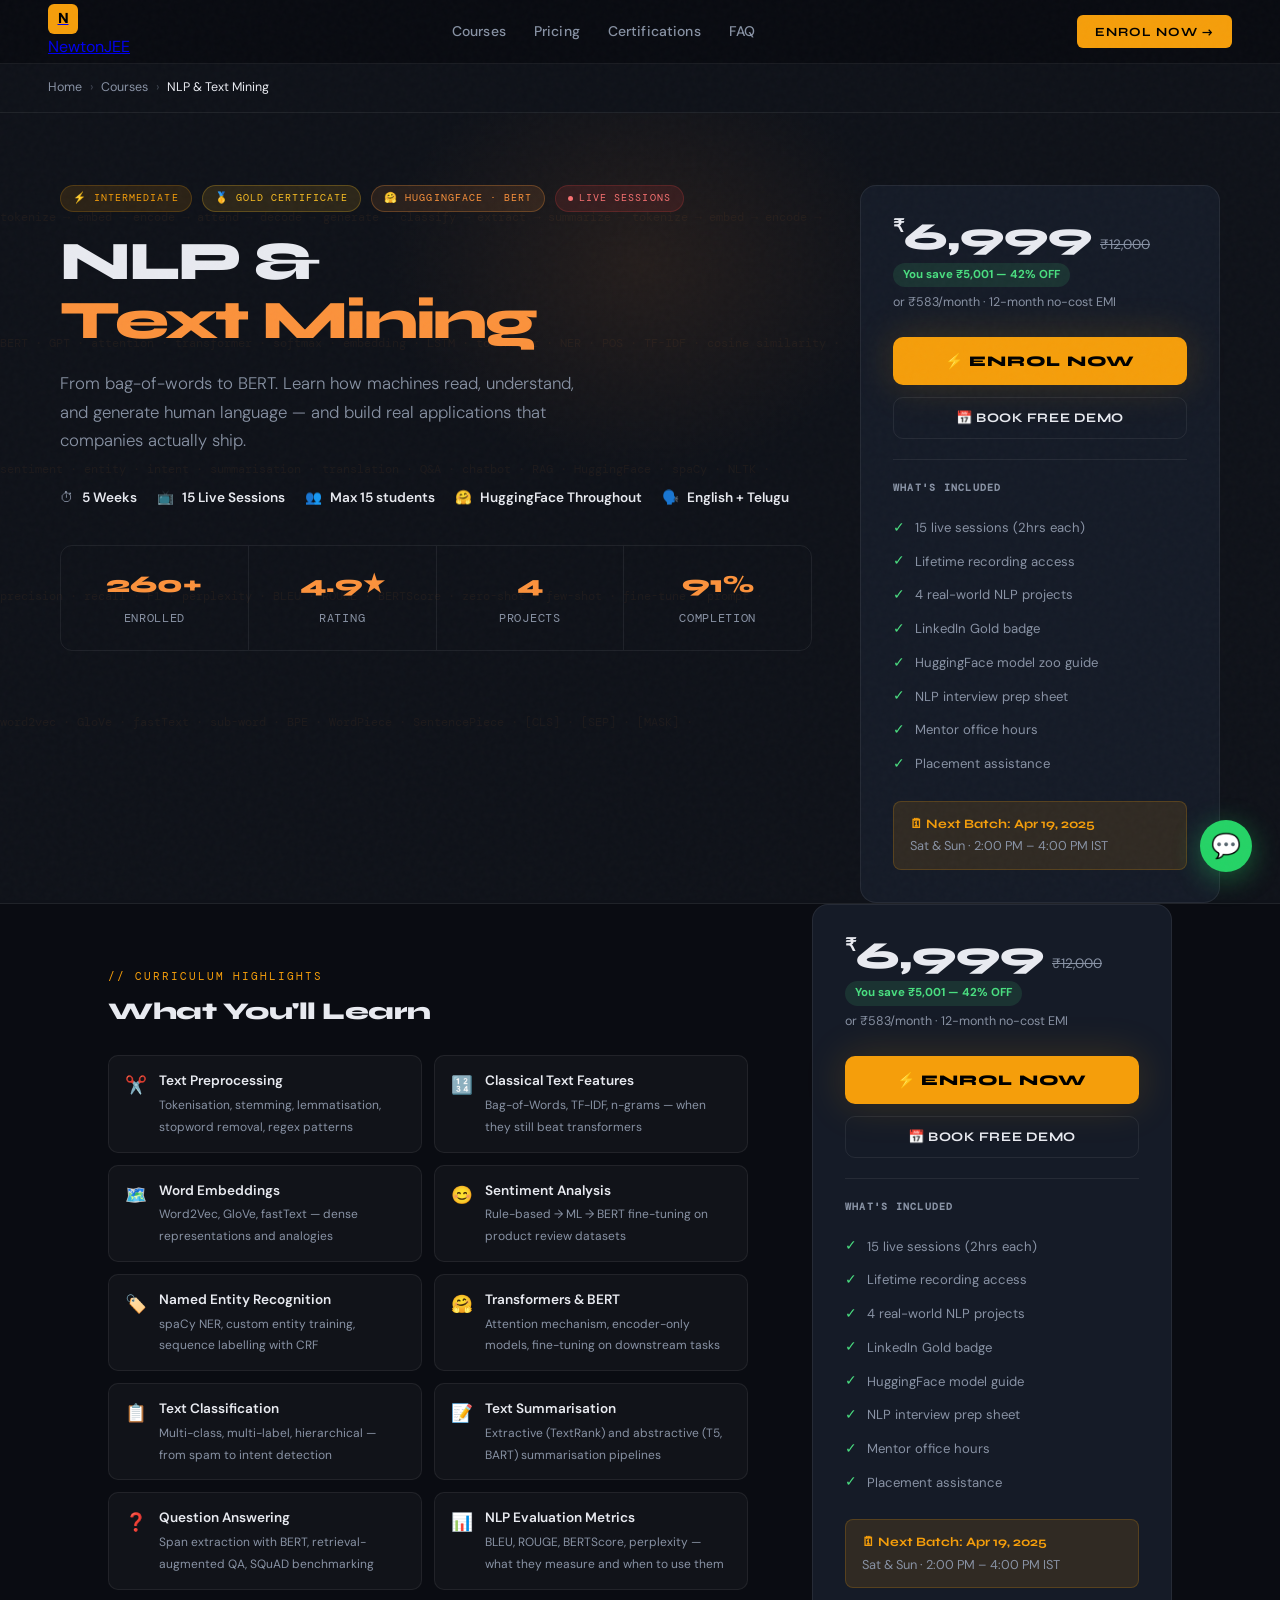
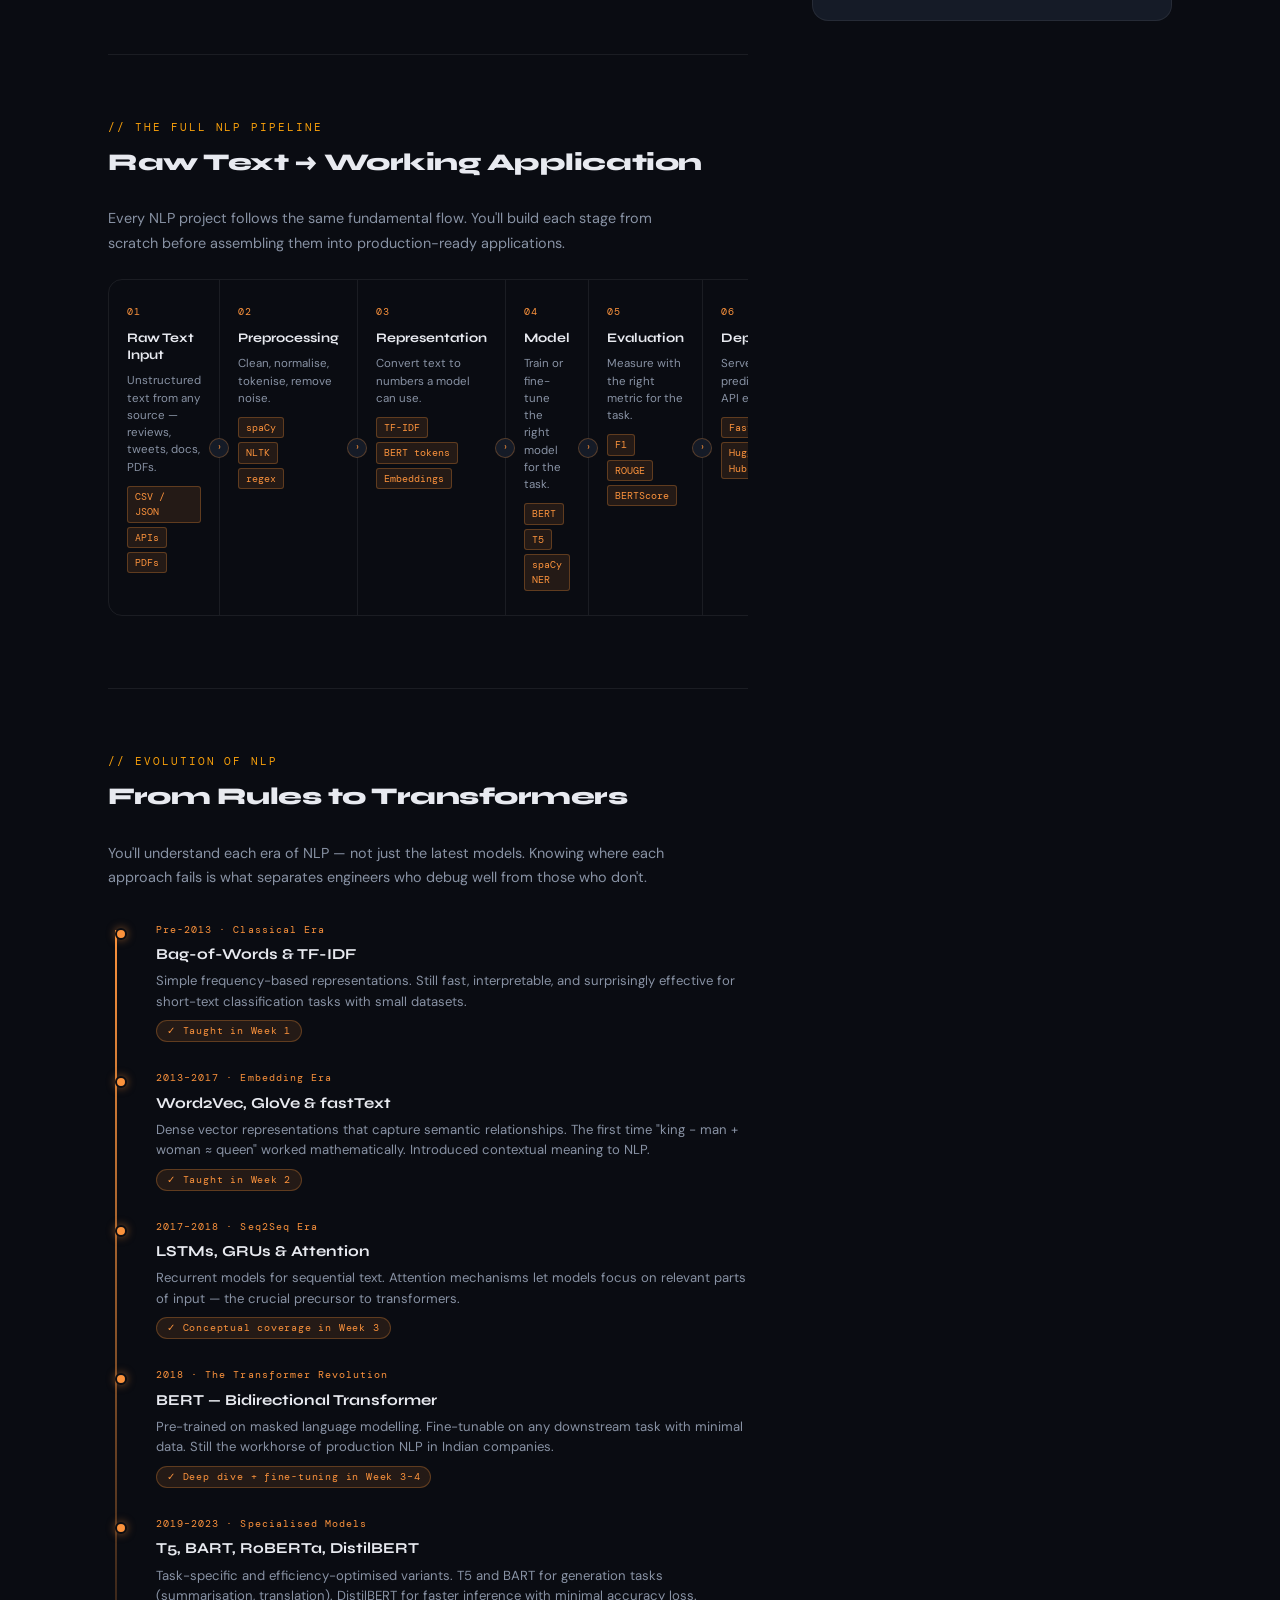
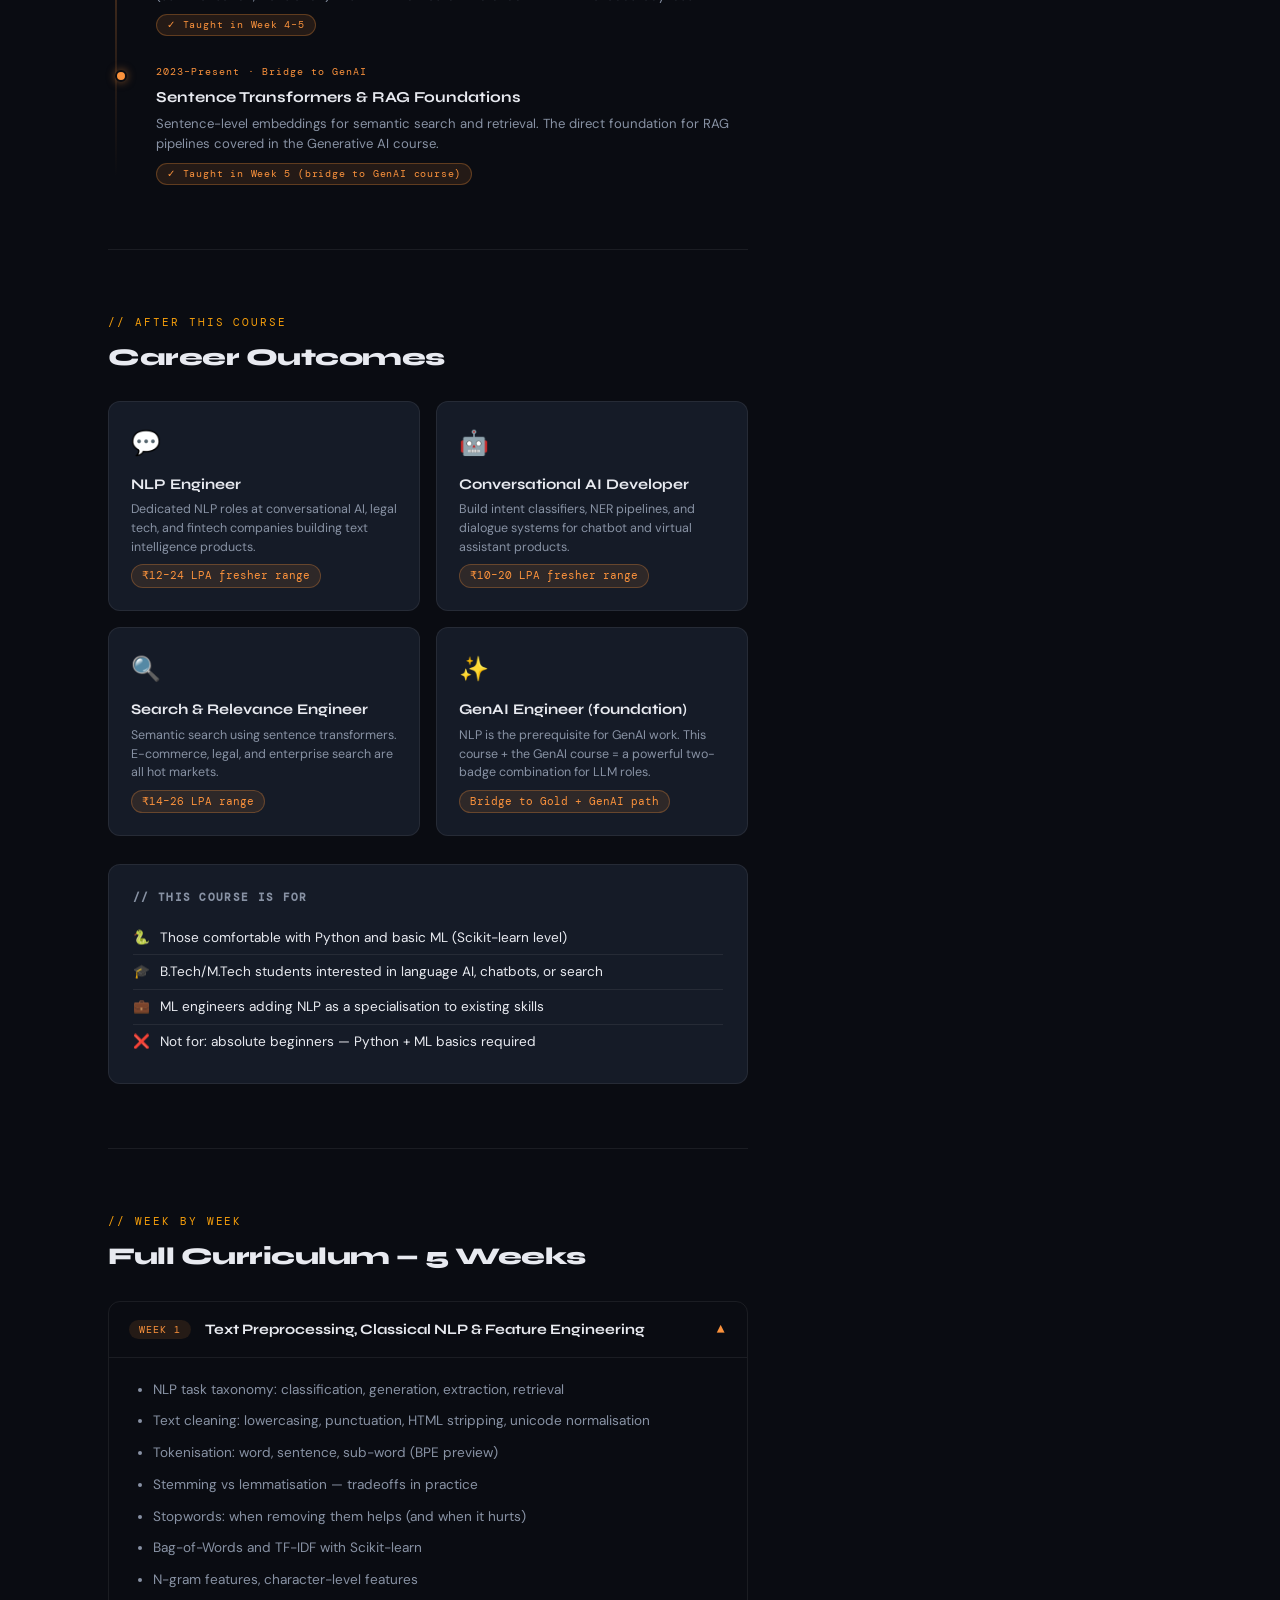
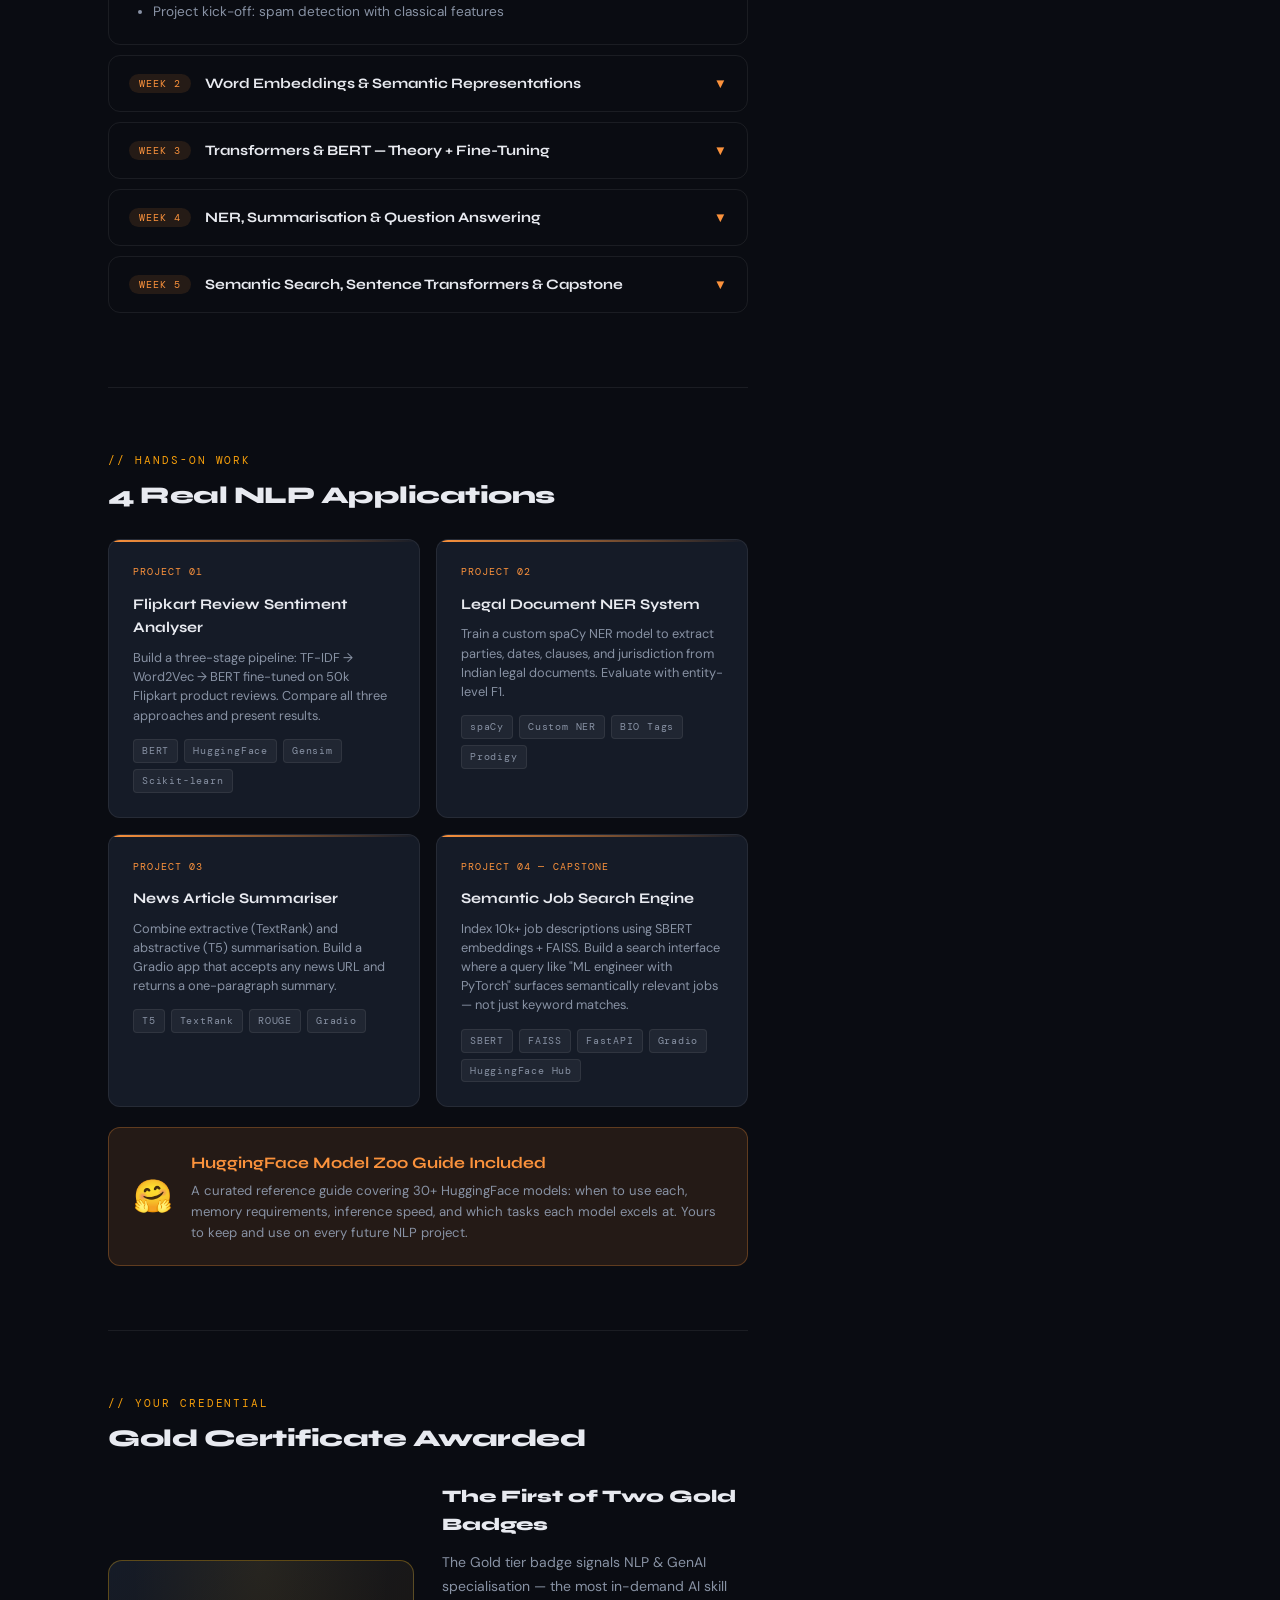
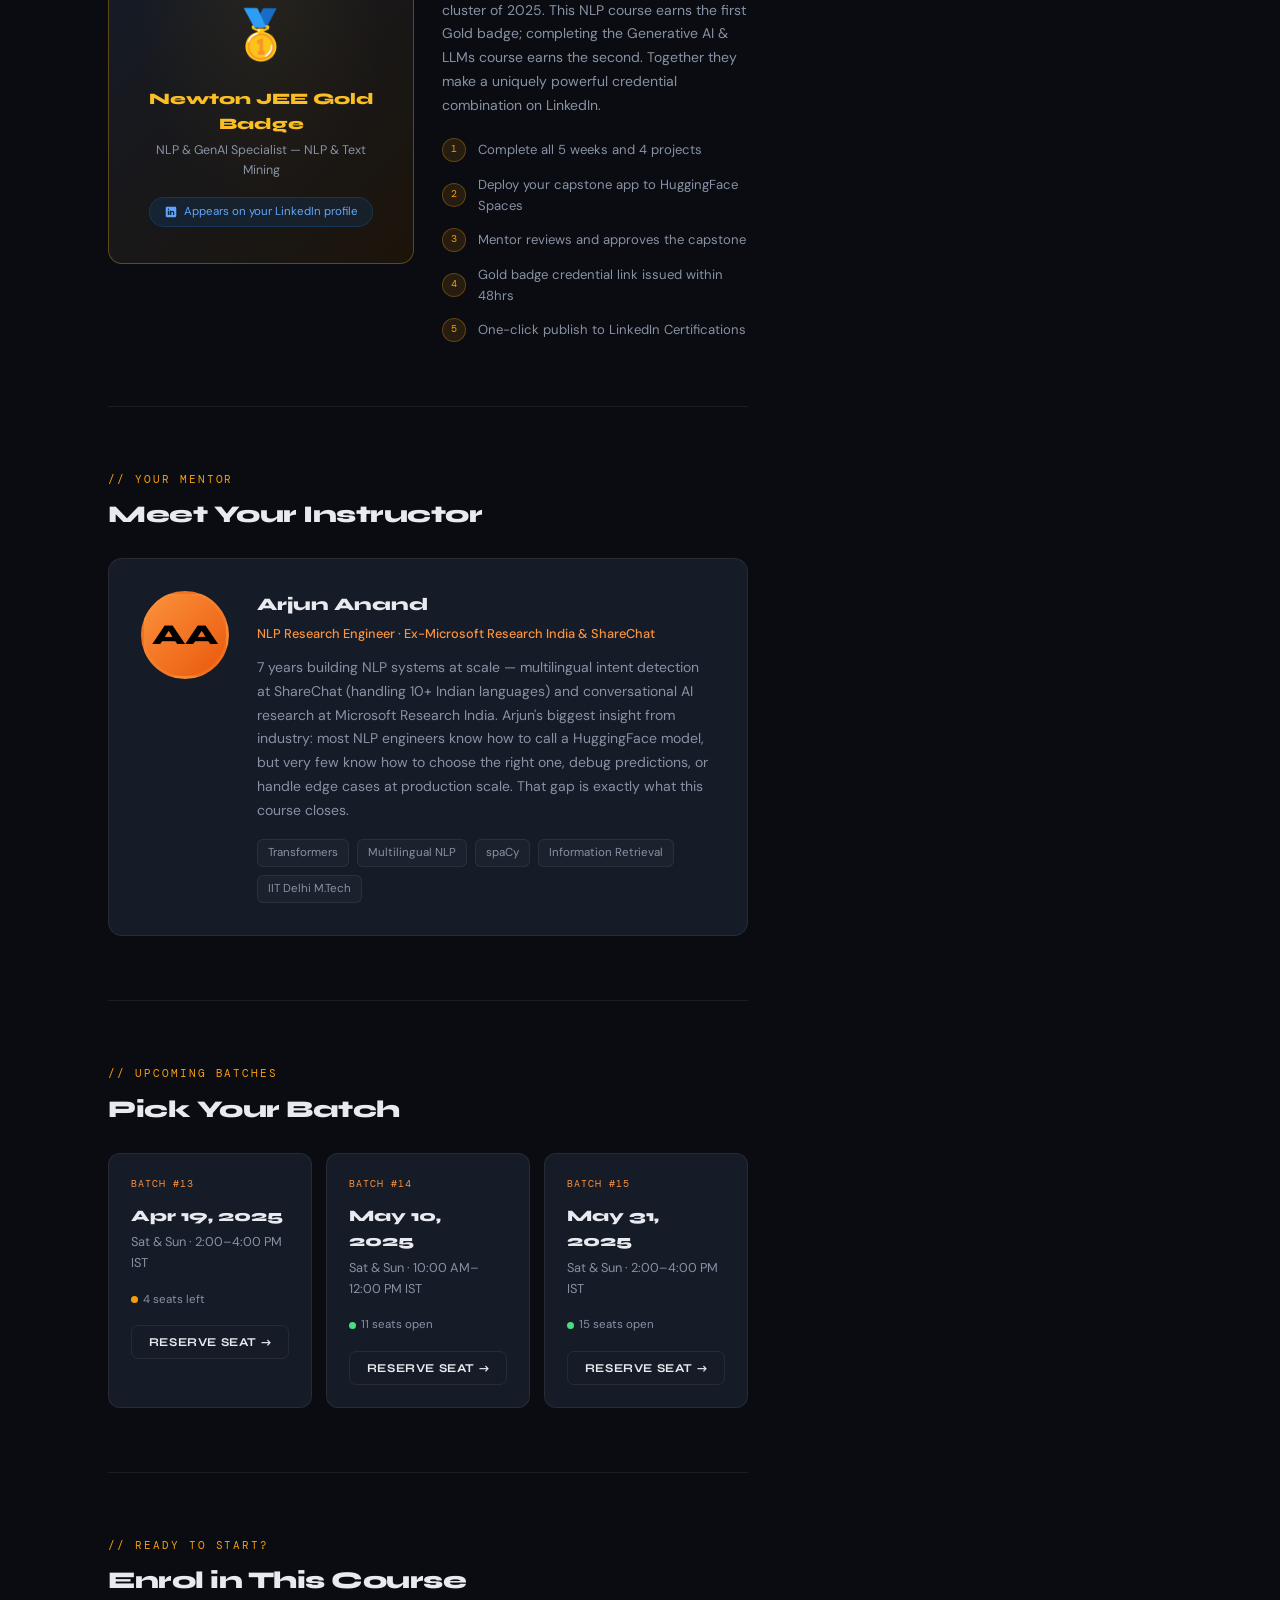
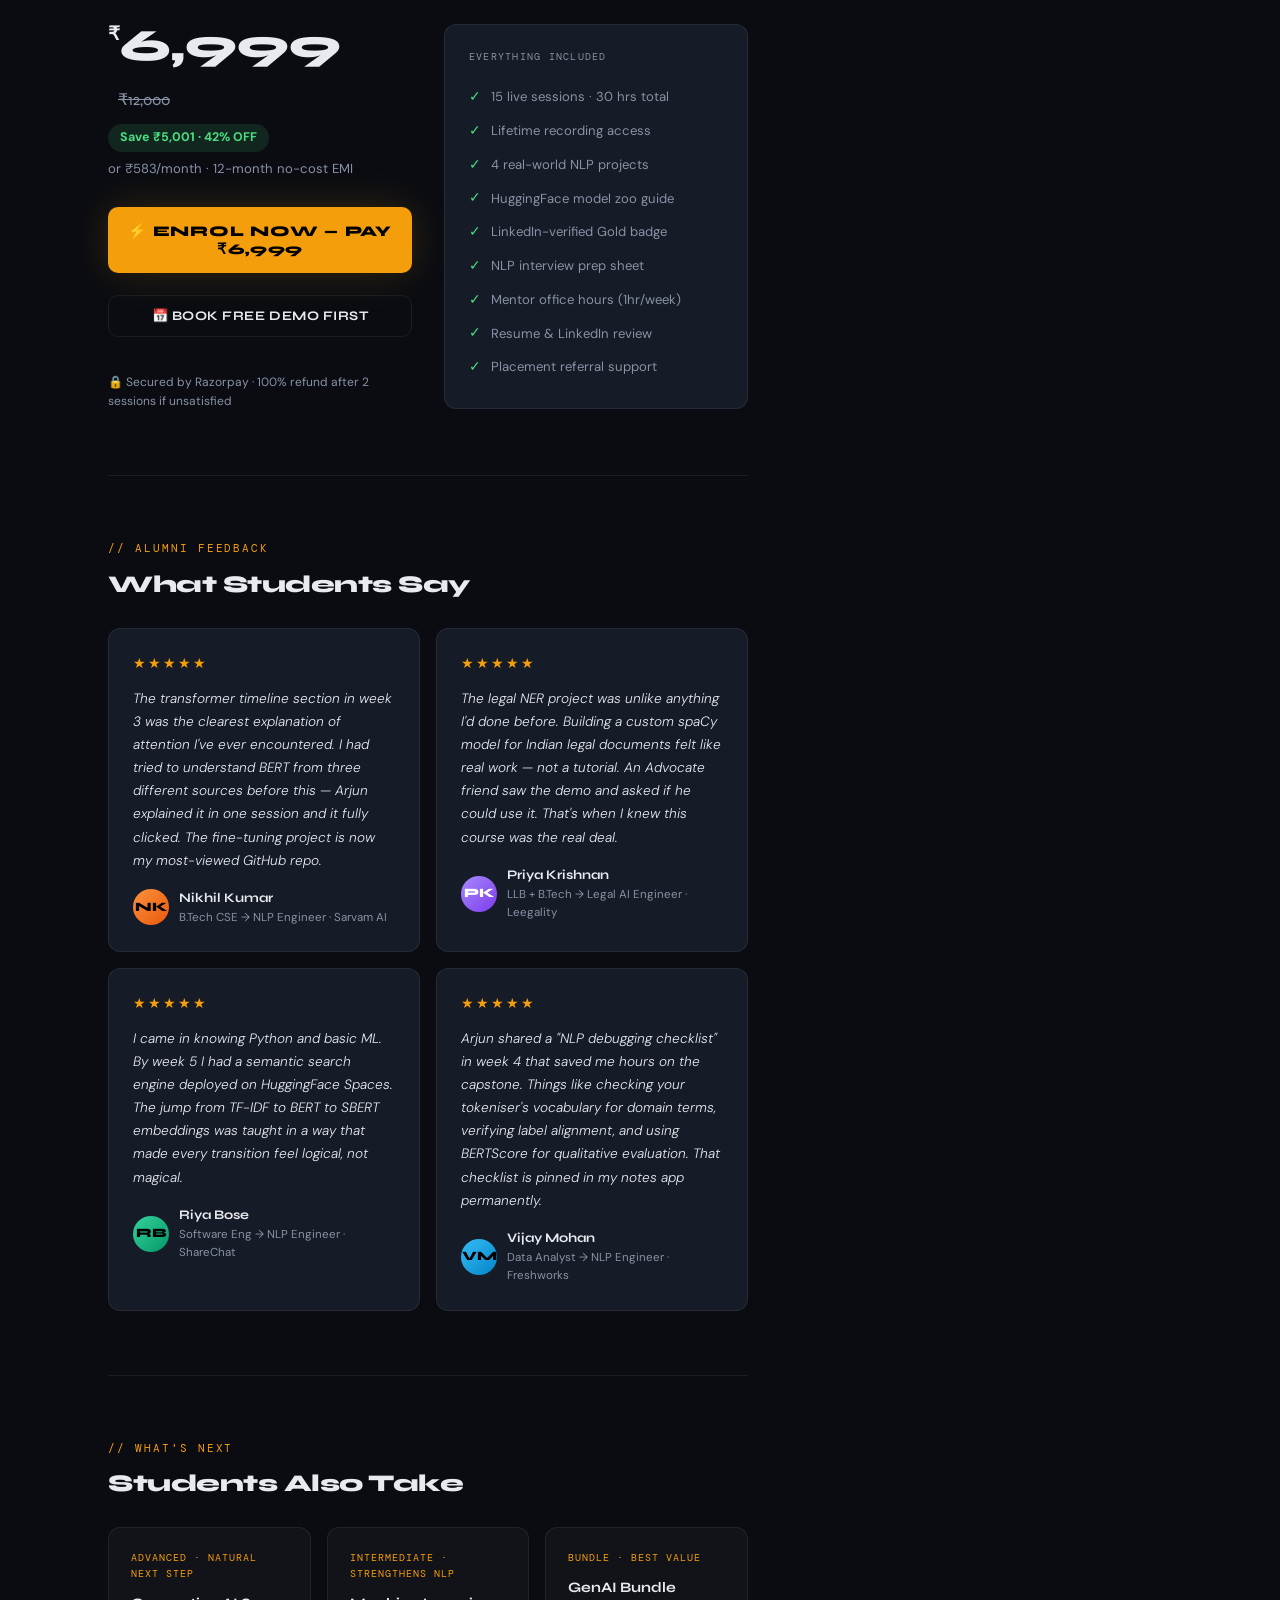
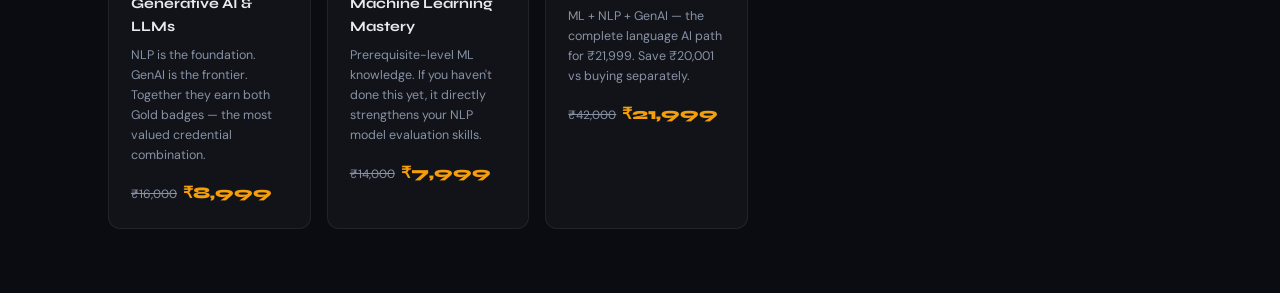
<file: course-nlp-text-mining.html>
<!DOCTYPE html>
<html lang="en">
<head>
<meta charset="UTF-8">
<meta name="viewport" content="width=device-width, initial-scale=1.0">
<title>NLP & Text Mining — Newton JEE</title>
<link rel="preconnect" href="https://fonts.googleapis.com">
<link href="https://fonts.googleapis.com/css2?family=Syne:wght@400;600;700;800&family=DM+Sans:ital,wght@0,300;0,400;0,500;1,300&family=DM+Mono:wght@400;500&display=swap" rel="stylesheet">
<link rel="stylesheet" href="shared.css">
<style>
  :root {
    --bg: #0a0c12;
    --bg2: #0f1219;
    --bg3: #151b27;
    --amber: #f59e0b;
    --amber2: #fbbf24;
    --amber-glow: rgba(245,158,11,0.12);
    --green: #4ade80;
    --text: #e8eaf0;
    --text-muted: #8892a4;
    --border: rgba(255,255,255,0.07);
    --card: rgba(255,255,255,0.03);
    /* course accent: warm coral-orange — language/human feel */
    --acc: #fb923c;
    --acc-glow: rgba(251,146,60,0.11);
    --acc-border: rgba(251,146,60,0.28);
    --acc-dark: #ea580c;
  }
  *, *::before, *::after { box-sizing: border-box; margin: 0; padding: 0; }
  html { scroll-behavior: smooth; }
  body { font-family: 'DM Sans', sans-serif; background: var(--bg); color: var(--text); overflow-x: hidden; line-height: 1.6; }
  body::before { content: ''; position: fixed; inset: 0; background-image: url("data:image/svg+xml,%3Csvg viewBox='0 0 200 200' xmlns='http://www.w3.org/2000/svg'%3E%3Cfilter id='n'%3E%3CfeTurbulence type='fractalNoise' baseFrequency='0.85' numOctaves='4' stitchTiles='stitch'/%3E%3C/filter%3E%3Crect width='100%25' height='100%25' filter='url(%23n)' opacity='1'/%3E%3C/svg%3E"); opacity: 0.022; pointer-events: none; z-index: 9999; }

  /* HEADER */
  header { position: sticky; top: 0; z-index: 100; background: rgba(10,12,18,0.93); backdrop-filter: blur(16px); border-bottom: 1px solid var(--border); padding: 0 48px; height: 64px; display: flex; align-items: center; justify-content: space-between; }
  .logo { font-family: 'Syne', sans-serif; font-weight: 800; font-size: 1.2rem; letter-spacing: -0.02em; display: flex; align-items: center; gap: 8px; text-decoration: none; color: var(--text); }
  .logo .acc-c { color: var(--amber); }
  .logo-icon { width: 30px; height: 30px; background: var(--amber); border-radius: 6px; display: flex; align-items: center; justify-content: center; font-size: 0.9rem; color: #000; font-weight: 900; }
  nav { display: flex; align-items: center; gap: 28px; }
  nav a { font-size: 0.875rem; font-weight: 500; color: var(--text-muted); text-decoration: none; transition: color 0.2s; }
  nav a:hover { color: var(--text); }
  .btn-header { background: var(--amber); color: #000; font-family: 'Syne', sans-serif; font-weight: 700; font-size: 0.78rem; letter-spacing: 0.08em; text-transform: uppercase; padding: 9px 18px; border-radius: 6px; border: none; cursor: pointer; transition: all 0.2s; }
  .btn-header:hover { background: var(--amber2); }

  /* BREADCRUMB */
  .breadcrumb { padding: 14px 48px; background: var(--bg2); border-bottom: 1px solid var(--border); font-size: 0.78rem; color: var(--text-muted); display: flex; align-items: center; gap: 8px; }
  .breadcrumb a { color: var(--text-muted); text-decoration: none; }
  .breadcrumb a:hover { color: var(--amber); }
  .breadcrumb .sep { opacity: 0.4; }
  .breadcrumb .current { color: var(--text); }

  /* HERO */
  .course-hero { position: relative; padding: 72px 48px 0; overflow: hidden; background: var(--bg2); border-bottom: 1px solid var(--border); }

  /* Unique: flowing text-wave pattern — language/words feel */
  .hero-text-bg {
    position: absolute; inset: 0; pointer-events: none;
    overflow: hidden;
    opacity: 0.055;
  }
  .hero-text-bg span {
    position: absolute;
    font-family: 'DM Mono', monospace;
    font-size: 0.75rem;
    color: var(--acc);
    white-space: nowrap;
    animation: drift linear infinite;
  }
  @keyframes drift { from { transform: translateX(0); } to { transform: translateX(-50%); } }

  .hero-glow { position: absolute; top: -10%; right: 5%; width: 560px; height: 460px; background: radial-gradient(ellipse, rgba(251,146,60,0.09), transparent 65%); pointer-events: none; }

  .hero-layout { position: relative; display: grid; grid-template-columns: 1fr 360px; gap: 48px; max-width: 1160px; margin: 0 auto; align-items: start; }
  .hero-left { padding-bottom: 72px; animation: fadeUp 0.7s ease both; }
  @keyframes fadeUp { from{opacity:0;transform:translateY(22px)} to{opacity:1;transform:translateY(0)} }

  .course-badge-row { display: flex; align-items: center; gap: 10px; margin-bottom: 20px; flex-wrap: wrap; }
  .badge { display: inline-flex; align-items: center; gap: 6px; font-family: 'DM Mono', monospace; font-size: 0.65rem; letter-spacing: 0.1em; text-transform: uppercase; padding: 4px 12px; border-radius: 100px; }
  .badge.intermediate { background: rgba(245,158,11,0.12); color: var(--amber); border: 1px solid rgba(245,158,11,0.2); }
  .badge.gold         { background: rgba(251,191,36,0.12); color: #fbbf24; border: 1px solid rgba(251,191,36,0.25); }
  .badge.transformers { background: var(--acc-glow); color: var(--acc); border: 1px solid var(--acc-border); }
  .badge.live         { background: rgba(239,68,68,0.12); color: #f87171; border: 1px solid rgba(239,68,68,0.2); }
  .badge .dot         { width: 5px; height: 5px; border-radius: 50%; background: currentColor; animation: pulse 2s infinite; }
  @keyframes pulse { 0%,100%{opacity:1} 50%{opacity:0.3} }

  .course-hero h1 { font-family: 'Syne', sans-serif; font-size: clamp(2rem, 4.5vw, 3.4rem); font-weight: 800; letter-spacing: -0.04em; line-height: 1.1; margin-bottom: 18px; }
  .course-hero h1 span { color: var(--acc); }
  .course-tagline { font-size: 1.05rem; color: var(--text-muted); font-weight: 300; max-width: 520px; margin-bottom: 32px; line-height: 1.7; }

  .meta-pills { display: flex; gap: 20px; flex-wrap: wrap; margin-bottom: 36px; }
  .meta-pill { display: flex; align-items: center; gap: 8px; font-size: 0.85rem; color: var(--text-muted); }
  .meta-pill strong { color: var(--text); font-weight: 600; }

  .hero-stats { display: flex; gap: 0; border: 1px solid var(--border); border-radius: 12px; overflow: hidden; }
  .hstat { flex: 1; padding: 20px; border-right: 1px solid var(--border); text-align: center; }
  .hstat:last-child { border-right: none; }
  .hstat .num { font-family: 'Syne', sans-serif; font-size: 1.5rem; font-weight: 800; color: var(--acc); display: block; }
  .hstat .lbl { font-size: 0.72rem; color: var(--text-muted); text-transform: uppercase; letter-spacing: 0.06em; font-family: 'DM Mono', monospace; }

  /* ENROL CARD */
  .enrol-card { background: var(--bg3); border: 1px solid var(--border); border-radius: 16px; padding: 32px; position: sticky; top: 80px; animation: fadeUp 0.6s 0.2s ease both; }
  .enrol-fee { font-family: 'Syne', sans-serif; font-size: 2.4rem; font-weight: 800; line-height: 1; }
  .enrol-fee sup { font-size: 1.1rem; vertical-align: top; margin-top: 8px; }
  .enrol-mrp { font-size: 0.85rem; color: var(--text-muted); text-decoration: line-through; margin-left: 8px; }
  .enrol-save { display: inline-block; background: rgba(74,222,128,0.12); color: var(--green); font-size: 0.72rem; font-weight: 700; padding: 3px 10px; border-radius: 100px; margin: 6px 0; }
  .enrol-emi { font-size: 0.78rem; color: var(--text-muted); margin-bottom: 24px; }
  .btn-enrol-main { width: 100%; padding: 15px; background: var(--amber); color: #000; font-family: 'Syne', sans-serif; font-weight: 800; font-size: 0.92rem; letter-spacing: 0.05em; text-transform: uppercase; border: none; border-radius: 10px; cursor: pointer; transition: all 0.2s; margin-bottom: 12px; box-shadow: 0 0 40px rgba(245,158,11,0.18); }
  .btn-enrol-main:hover { background: var(--amber2); transform: translateY(-2px); box-shadow: 0 8px 40px rgba(245,158,11,0.32); }
  .btn-demo-sm { width: 100%; padding: 12px; background: transparent; border: 1px solid var(--border); color: var(--text); font-family: 'Syne', sans-serif; font-weight: 700; font-size: 0.82rem; letter-spacing: 0.04em; text-transform: uppercase; border-radius: 10px; cursor: pointer; transition: all 0.2s; margin-bottom: 20px; }
  .btn-demo-sm:hover { border-color: var(--amber); color: var(--amber); }
  .card-includes { border-top: 1px solid var(--border); padding-top: 20px; }
  .card-includes h5 { font-family: 'DM Mono', monospace; font-size: 0.65rem; letter-spacing: 0.12em; text-transform: uppercase; color: var(--text-muted); margin-bottom: 14px; }
  .include-row { display: flex; align-items: center; gap: 10px; font-size: 0.82rem; color: var(--text-muted); padding: 6px 0; }
  .include-row .ck { color: var(--green); font-size: 0.85rem; flex-shrink: 0; }
  .next-batch { margin-top: 20px; background: var(--amber-glow); border: 1px solid rgba(245,158,11,0.2); border-radius: 8px; padding: 12px 16px; font-size: 0.8rem; }
  .next-batch strong { color: var(--amber); display: block; margin-bottom: 2px; font-family: 'Syne', sans-serif; }
  .next-batch span { color: var(--text-muted); }

  /* PAGE BODY */
  .page-body { max-width: 1160px; margin: 0 auto; padding: 0 48px; }
  .content-grid { display: grid; grid-template-columns: 1fr 360px; gap: 64px; align-items: start; }
  .content-main { min-width: 0; }
  .content-side { position: sticky; top: 80px; }

  section.body-section { padding: 64px 0; border-bottom: 1px solid var(--border); }
  section.body-section:last-child { border-bottom: none; }
  .sec-label { font-family: 'DM Mono', monospace; font-size: 0.68rem; letter-spacing: 0.18em; text-transform: uppercase; color: var(--amber); margin-bottom: 8px; }
  .sec-title { font-family: 'Syne', sans-serif; font-size: 1.5rem; font-weight: 800; letter-spacing: -0.02em; margin-bottom: 24px; }

  /* LEARN GRID */
  .learn-grid { display: grid; grid-template-columns: 1fr 1fr; gap: 12px; }
  .learn-item { display: flex; align-items: flex-start; gap: 12px; background: var(--card); border: 1px solid var(--border); border-radius: 10px; padding: 14px 16px; font-size: 0.85rem; transition: border-color 0.2s; }
  .learn-item:hover { border-color: var(--acc-border); }
  .learn-item .li-icon { font-size: 1.1rem; flex-shrink: 0; margin-top: 1px; }
  .learn-item .li-text strong { display: block; font-weight: 600; font-size: 0.85rem; margin-bottom: 2px; }
  .learn-item .li-text span { font-size: 0.75rem; color: var(--text-muted); }

  /* NLP PIPELINE VISUAL (unique) */
  .pipeline-wrap { overflow-x: auto; padding-bottom: 8px; }
  .pipeline { display: flex; align-items: stretch; gap: 0; min-width: 680px; border: 1px solid var(--border); border-radius: 14px; overflow: hidden; }
  .pipe-step { flex: 1; padding: 24px 18px; border-right: 1px solid var(--border); position: relative; transition: background 0.2s; cursor: default; }
  .pipe-step:last-child { border-right: none; }
  .pipe-step:hover { background: rgba(251,146,60,0.04); }
  .pipe-num { font-family: 'DM Mono', monospace; font-size: 0.62rem; letter-spacing: 0.1em; color: var(--acc); text-transform: uppercase; margin-bottom: 10px; }
  .pipe-step h4 { font-family: 'Syne', sans-serif; font-size: 0.82rem; font-weight: 700; margin-bottom: 8px; line-height: 1.3; }
  .pipe-step p { font-size: 0.72rem; color: var(--text-muted); line-height: 1.5; margin-bottom: 10px; }
  .pipe-tags { display: flex; flex-direction: column; gap: 4px; }
  .pipe-tag { font-family: 'DM Mono', monospace; font-size: 0.6rem; background: var(--acc-glow); color: var(--acc); border: 1px solid var(--acc-border); padding: 2px 7px; border-radius: 3px; display: inline-block; width: fit-content; }
  .pipe-arrow { position: absolute; right: -10px; top: 50%; transform: translateY(-50%); background: var(--bg3); border: 1px solid var(--acc-border); color: var(--acc); border-radius: 50%; width: 20px; height: 20px; display: flex; align-items: center; justify-content: center; font-size: 0.65rem; z-index: 2; }
  .pipe-step:last-child .pipe-arrow { display: none; }

  /* TRANSFORMER EVOLUTION (unique) */
  .transformer-timeline { position: relative; padding-left: 24px; }
  .transformer-timeline::before { content: ''; position: absolute; left: 7px; top: 8px; bottom: 8px; width: 2px; background: linear-gradient(to bottom, var(--acc), transparent); border-radius: 1px; }
  .tl-item { position: relative; margin-bottom: 28px; padding-left: 24px; }
  .tl-item:last-child { margin-bottom: 0; }
  .tl-dot { position: absolute; left: -17px; top: 6px; width: 12px; height: 12px; border-radius: 50%; background: var(--acc); border: 2px solid var(--bg); box-shadow: 0 0 8px rgba(251,146,60,0.5); }
  .tl-year { font-family: 'DM Mono', monospace; font-size: 0.65rem; letter-spacing: 0.1em; color: var(--acc); margin-bottom: 4px; }
  .tl-item h4 { font-family: 'Syne', sans-serif; font-size: 0.95rem; font-weight: 700; margin-bottom: 5px; }
  .tl-item p { font-size: 0.82rem; color: var(--text-muted); line-height: 1.55; }
  .tl-taught { display: inline-block; margin-top: 8px; font-family: 'DM Mono', monospace; font-size: 0.62rem; letter-spacing: 0.08em; background: var(--acc-glow); color: var(--acc); border: 1px solid var(--acc-border); border-radius: 100px; padding: 2px 10px; }

  /* OUTCOMES */
  .outcomes-grid { display: grid; grid-template-columns: 1fr 1fr; gap: 16px; margin-bottom: 28px; }
  .outcome-card { background: var(--bg3); border: 1px solid var(--border); border-radius: 12px; padding: 22px; transition: all 0.2s; }
  .outcome-card:hover { border-color: var(--acc-border); }
  .outcome-icon { font-size: 1.5rem; margin-bottom: 10px; display: block; }
  .outcome-card h4 { font-family: 'Syne', sans-serif; font-size: 0.92rem; font-weight: 700; margin-bottom: 4px; }
  .outcome-card p { font-size: 0.78rem; color: var(--text-muted); line-height: 1.5; }
  .salary-badge { display: inline-flex; align-items: center; gap: 4px; background: var(--acc-glow); color: var(--acc); border: 1px solid var(--acc-border); border-radius: 100px; padding: 2px 10px; font-size: 0.68rem; font-family: 'DM Mono', monospace; margin-top: 8px; }

  .who-for { background: var(--bg3); border: 1px solid var(--border); border-radius: 12px; padding: 24px; margin-top: 20px; }
  .who-for h4 { font-family: 'DM Mono', monospace; font-size: 0.68rem; letter-spacing: 0.12em; text-transform: uppercase; color: var(--text-muted); margin-bottom: 14px; }
  .who-row { display: flex; align-items: center; gap: 10px; font-size: 0.85rem; padding: 6px 0; border-bottom: 1px solid var(--border); }
  .who-row:last-child { border-bottom: none; }

  /* CURRICULUM */
  .week-item { border: 1px solid var(--border); border-radius: 12px; margin-bottom: 10px; overflow: hidden; }
  .week-header { width: 100%; background: none; border: none; color: var(--text); padding: 18px 20px; cursor: pointer; display: flex; align-items: center; gap: 14px; text-align: left; transition: background 0.2s; }
  .week-header:hover { background: rgba(255,255,255,0.02); }
  .week-num { font-family: 'DM Mono', monospace; font-size: 0.65rem; letter-spacing: 0.1em; background: var(--acc-glow); color: var(--acc); padding: 3px 10px; border-radius: 100px; white-space: nowrap; flex-shrink: 0; }
  .week-title { font-family: 'Syne', sans-serif; font-size: 0.9rem; font-weight: 700; flex: 1; }
  .week-ch { color: var(--acc); transition: transform 0.3s; margin-left: auto; flex-shrink: 0; }
  .week-item.open .week-ch { transform: rotate(180deg); }
  .week-body { max-height: 0; overflow: hidden; transition: max-height 0.35s ease; }
  .week-item.open .week-body { max-height: 500px; border-top: 1px solid var(--border); }
  .week-body ul { padding: 16px 20px 16px 44px; }
  .week-body li { font-size: 0.85rem; color: var(--text-muted); padding: 5px 0; list-style: disc; }

  /* PROJECTS */
  .projects-grid { display: grid; grid-template-columns: 1fr 1fr; gap: 16px; }
  .project-card { background: var(--bg3); border: 1px solid var(--border); border-radius: 12px; padding: 24px; position: relative; overflow: hidden; transition: all 0.25s; }
  .project-card:hover { border-color: var(--acc-border); transform: translateY(-3px); }
  .project-card::before { content: ''; position: absolute; top: 0; left: 0; width: 100%; height: 2px; background: linear-gradient(90deg, var(--acc), transparent); }
  .proj-number { font-family: 'DM Mono', monospace; font-size: 0.65rem; letter-spacing: 0.1em; color: var(--acc); margin-bottom: 12px; }
  .project-card h4 { font-family: 'Syne', sans-serif; font-size: 0.92rem; font-weight: 700; margin-bottom: 8px; }
  .project-card p { font-size: 0.8rem; color: var(--text-muted); margin-bottom: 14px; line-height: 1.5; }
  .tool-tags { display: flex; flex-wrap: wrap; gap: 6px; }
  .tool-tag { font-family: 'DM Mono', monospace; font-size: 0.62rem; letter-spacing: 0.08em; background: rgba(255,255,255,0.05); border: 1px solid var(--border); padding: 3px 8px; border-radius: 4px; color: var(--text-muted); }

  /* CERT */
  .cert-showcase { display: grid; grid-template-columns: 1fr 1fr; gap: 28px; align-items: center; }
  .cert-visual { background: linear-gradient(135deg, var(--bg3), #1c140a); border: 1px solid rgba(251,191,36,0.3); border-radius: 14px; padding: 36px; text-align: center; position: relative; overflow: hidden; }
  .cert-visual::before { content: ''; position: absolute; inset: 0; background: radial-gradient(ellipse at top, rgba(251,191,36,0.07), transparent 60%); }
  .cert-emoji { font-size: 3rem; display: block; margin-bottom: 12px; position: relative; }
  .cert-visual h4 { font-family: 'Syne', sans-serif; font-size: 1rem; font-weight: 800; margin-bottom: 4px; position: relative; color: #fbbf24; }
  .cert-visual p { font-size: 0.78rem; color: var(--text-muted); position: relative; }
  .cert-li-badge { margin-top: 16px; display: inline-flex; align-items: center; gap: 6px; background: rgba(10,102,194,0.15); border: 1px solid rgba(10,102,194,0.3); border-radius: 100px; padding: 5px 14px; font-size: 0.72rem; color: #60a5fa; position: relative; }
  .cert-info h4 { font-family: 'Syne', sans-serif; font-size: 1.1rem; font-weight: 800; margin-bottom: 12px; }
  .cert-info p { font-size: 0.875rem; color: var(--text-muted); margin-bottom: 20px; line-height: 1.7; }
  .cert-steps { display: flex; flex-direction: column; gap: 12px; }
  .cert-step { display: flex; align-items: center; gap: 12px; font-size: 0.82rem; }
  .cert-step .cs-num { width: 24px; height: 24px; background: var(--amber-glow); border: 1px solid rgba(245,158,11,0.3); border-radius: 50%; display: flex; align-items: center; justify-content: center; font-family: 'DM Mono', monospace; font-size: 0.65rem; color: var(--amber); flex-shrink: 0; }
  .cert-step span { color: var(--text-muted); }

  /* INSTRUCTOR */
  .instructor-card { background: var(--bg3); border: 1px solid var(--border); border-radius: 14px; padding: 32px; display: grid; grid-template-columns: auto 1fr; gap: 28px; align-items: start; }
  .instructor-avatar { width: 88px; height: 88px; border-radius: 50%; background: linear-gradient(135deg, var(--acc), var(--acc-dark)); display: flex; align-items: center; justify-content: center; font-family: 'Syne', sans-serif; font-size: 1.8rem; font-weight: 800; color: #000; flex-shrink: 0; border: 3px solid var(--acc-border); }
  .instructor-name { font-family: 'Syne', sans-serif; font-size: 1.1rem; font-weight: 800; margin-bottom: 4px; }
  .instructor-role { font-size: 0.8rem; color: var(--acc); margin-bottom: 12px; font-weight: 500; }
  .instructor-bio { font-size: 0.875rem; color: var(--text-muted); line-height: 1.7; margin-bottom: 16px; }
  .instructor-tags { display: flex; flex-wrap: wrap; gap: 8px; }
  .inst-tag { font-size: 0.72rem; background: var(--card); border: 1px solid var(--border); padding: 4px 10px; border-radius: 6px; color: var(--text-muted); }

  /* SCHEDULE */
  .schedule-grid { display: grid; grid-template-columns: repeat(3, 1fr); gap: 14px; }
  .schedule-card { background: var(--bg3); border: 1px solid var(--border); border-radius: 12px; padding: 22px; transition: border-color 0.2s; }
  .schedule-card:hover { border-color: var(--acc-border); }
  .sch-batch { font-family: 'DM Mono', monospace; font-size: 0.65rem; letter-spacing: 0.1em; color: var(--acc); text-transform: uppercase; margin-bottom: 10px; }
  .sch-date { font-family: 'Syne', sans-serif; font-size: 1rem; font-weight: 800; margin-bottom: 4px; }
  .sch-time { font-size: 0.8rem; color: var(--text-muted); margin-bottom: 12px; }
  .sch-seats { display: inline-flex; align-items: center; gap: 5px; font-size: 0.72rem; color: var(--text-muted); }
  .seat-dot { width: 7px; height: 7px; border-radius: 50%; }
  .seat-dot.open { background: var(--green); }
  .seat-dot.low  { background: var(--amber); }
  .sch-btn { width: 100%; margin-top: 14px; padding: 9px; border-radius: 7px; cursor: pointer; font-family: 'Syne', sans-serif; font-size: 0.75rem; font-weight: 700; letter-spacing: 0.05em; text-transform: uppercase; transition: all 0.2s; border: 1px solid var(--border); background: transparent; color: var(--text); }
  .sch-btn:hover { background: var(--amber); border-color: var(--amber); color: #000; }

  /* REVIEWS */
  .reviews-grid { display: grid; grid-template-columns: 1fr 1fr; gap: 16px; }
  .review-card { background: var(--bg3); border: 1px solid var(--border); border-radius: 12px; padding: 24px; }
  .review-stars { color: var(--amber); font-size: 0.85rem; letter-spacing: 2px; margin-bottom: 12px; }
  .review-card blockquote { font-size: 0.85rem; color: var(--text); line-height: 1.7; font-style: italic; font-weight: 300; margin-bottom: 16px; }
  .reviewer { display: flex; align-items: center; gap: 10px; }
  .rev-avatar { width: 36px; height: 36px; border-radius: 50%; display: flex; align-items: center; justify-content: center; font-family: 'Syne', sans-serif; font-size: 0.8rem; font-weight: 800; flex-shrink: 0; }
  .rev-name { font-family: 'Syne', sans-serif; font-size: 0.82rem; font-weight: 700; }
  .rev-role { font-size: 0.72rem; color: var(--text-muted); }

  /* RELATED */
  .related-grid { display: grid; grid-template-columns: repeat(3, 1fr); gap: 16px; }
  .related-card { background: var(--card); border: 1px solid var(--border); border-radius: 12px; padding: 22px; transition: all 0.25s; text-decoration: none; color: var(--text); display: block; }
  .related-card:hover { border-color: rgba(245,158,11,0.25); transform: translateY(-3px); }
  .rel-tag { font-family: 'DM Mono', monospace; font-size: 0.62rem; letter-spacing: 0.1em; color: var(--amber); text-transform: uppercase; margin-bottom: 10px; display: block; }
  .related-card h4 { font-family: 'Syne', sans-serif; font-size: 0.9rem; font-weight: 700; margin-bottom: 8px; }
  .related-card p { font-size: 0.78rem; color: var(--text-muted); margin-bottom: 14px; }
  .rel-price { font-family: 'Syne', sans-serif; font-size: 1rem; font-weight: 800; color: var(--amber); }
  .rel-mrp { font-size: 0.75rem; color: var(--text-muted); text-decoration: line-through; margin-right: 6px; }

  /* MOBILE */
  .sticky-bottom { display: none; position: fixed; bottom: 0; left: 0; right: 0; background: rgba(10,12,18,0.97); backdrop-filter: blur(16px); border-top: 1px solid var(--border); padding: 14px 20px; z-index: 200; gap: 12px; align-items: center; }
  .sticky-price { font-family: 'Syne', sans-serif; font-size: 1.3rem; font-weight: 800; }

  .reveal { opacity: 0; transform: translateY(20px); transition: opacity 0.55s ease, transform 0.55s ease; }
  .reveal.visible { opacity: 1; transform: translateY(0); }

  .wa-float { position: fixed; bottom: 28px; right: 28px; width: 52px; height: 52px; background: #25d366; border-radius: 50%; display: flex; align-items: center; justify-content: center; font-size: 1.5rem; box-shadow: 0 6px 28px rgba(37,211,102,0.4); text-decoration: none; z-index: 200; animation: floatBounce 3s ease-in-out infinite; }
  @keyframes floatBounce { 0%,100%{ transform:translateY(0) } 50%{ transform:translateY(-5px) } }

  @media (max-width: 960px) {
    .hero-layout, .content-grid { grid-template-columns: 1fr; }
    .enrol-card { position: static; display: none; }
    .content-side { display: none; }
    .sticky-bottom { display: flex; }
    .course-hero, .page-body { padding-left: 24px; padding-right: 24px; }
    header, .breadcrumb { padding-left: 24px; padding-right: 24px; }
    nav { display: none; }
    .learn-grid, .outcomes-grid, .projects-grid, .cert-showcase, .reviews-grid { grid-template-columns: 1fr; }
    .schedule-grid { grid-template-columns: 1fr 1fr; }
    .related-grid { grid-template-columns: 1fr; }
    .hero-left { padding-bottom: 40px; }
  }
  @media (max-width: 580px) {
    .schedule-grid { grid-template-columns: 1fr; }
    .pipeline { min-width: 520px; }
  }
</style>
</head>
<body>

<!-- HEADER -->
<header>
  <a href="newtonjee-homepage.html class="logo"><div class="logo-icon">N</div>Newton<span class="acc-c">JEE</span></a>
  <nav><a href="newtonjee-homepage.html#courses">Courses</a><a href="newtonjee-pricing.html">Pricing</a><a href="newtonjee-homepage.html#certifications">Certifications</a><a href="newtonjee-homepage.html#faq">FAQ</a></nav>
  <button class="menu-toggle">☰</button>
  <button class="btn-header" onclick="document.getElementById('enrol-section').scrollIntoView({behavior:'smooth'})">Enrol Now →</button>
</header>

<!-- BREADCRUMB -->
<div class="breadcrumb">
  <a href="newtonjee-homepage.html">Home</a><span class="sep">›</span>
  <a href="newtonjee-homepage.html#courses">Courses</a><span class="sep">›</span>
  <span class="current">NLP & Text Mining</span>
</div>

<!-- HERO -->
<div class="course-hero">
  <!-- Drifting NLP tokens in background -->
  <div class="hero-text-bg" aria-hidden="true">
    <span style="top:12%;animation-duration:28s;animation-delay:0s;">tokenize → embed → encode → attend → decode → generate → classify → extract → summarize → tokenize → embed → encode →</span>
    <span style="top:28%;animation-duration:34s;animation-delay:-8s;">BERT · GPT · attention · transformer · softmax · embedding · LSTM · tokenizer · NER · POS · TF-IDF · cosine similarity ·</span>
    <span style="top:44%;animation-duration:25s;animation-delay:-4s;">sentiment · entity · intent · summarisation · translation · Q&amp;A · chatbot · RAG · HuggingFace · spaCy · NLTK ·</span>
    <span style="top:60%;animation-duration:32s;animation-delay:-12s;">precision · recall · F1 · perplexity · BLEU · ROUGE · BERTScore · zero-shot · few-shot · fine-tune · prompt ·</span>
    <span style="top:76%;animation-duration:29s;animation-delay:-6s;">word2vec · GloVe · fastText · sub-word · BPE · WordPiece · SentencePiece · [CLS] · [SEP] · [MASK] ·</span>
  </div>
  <div class="hero-glow"></div>
  <div class="hero-layout">
    <div class="hero-left">
      <div class="course-badge-row">
        <span class="badge intermediate">⚡ Intermediate</span>
        <span class="badge gold">🥇 Gold Certificate</span>
        <span class="badge transformers">🤗 HuggingFace · BERT</span>
        <span class="badge live"><span class="dot"></span> Live Sessions</span>
      </div>
      <h1>NLP &<br><span>Text Mining</span></h1>
      <p class="course-tagline">From bag-of-words to BERT. Learn how machines read, understand, and generate human language — and build real applications that companies actually ship.</p>
      <div class="meta-pills">
        <div class="meta-pill">⏱ <strong>5 Weeks</strong></div>
        <div class="meta-pill">📺 <strong>15 Live Sessions</strong></div>
        <div class="meta-pill">👥 <strong>Max 15 students</strong></div>
        <div class="meta-pill">🤗 <strong>HuggingFace Throughout</strong></div>
        <div class="meta-pill">🗣️ <strong>English + Telugu</strong></div>
      </div>
      <div class="hero-stats">
        <div class="hstat"><span class="num">260+</span><span class="lbl">Enrolled</span></div>
        <div class="hstat"><span class="num">4.9★</span><span class="lbl">Rating</span></div>
        <div class="hstat"><span class="num">4</span><span class="lbl">Projects</span></div>
        <div class="hstat"><span class="num">91%</span><span class="lbl">Completion</span></div>
      </div>
    </div>
    <!-- ENROL CARD -->
    <div class="enrol-card">
      <div><span class="enrol-fee"><sup>₹</sup>6,999</span><span class="enrol-mrp">₹12,000</span></div>
      <div><span class="enrol-save">You save ₹5,001 — 42% OFF</span></div>
      <div class="enrol-emi">or ₹583/month · 12-month no-cost EMI</div>
      <button class="btn-enrol-main">⚡ Enrol Now</button>
      <button class="btn-demo-sm">📅 Book Free Demo</button>
      <div class="card-includes">
        <h5>What's Included</h5>
        <div class="include-row"><span class="ck">✓</span> 15 live sessions (2hrs each)</div>
        <div class="include-row"><span class="ck">✓</span> Lifetime recording access</div>
        <div class="include-row"><span class="ck">✓</span> 4 real-world NLP projects</div>
        <div class="include-row"><span class="ck">✓</span> LinkedIn Gold badge</div>
        <div class="include-row"><span class="ck">✓</span> HuggingFace model zoo guide</div>
        <div class="include-row"><span class="ck">✓</span> NLP interview prep sheet</div>
        <div class="include-row"><span class="ck">✓</span> Mentor office hours</div>
        <div class="include-row"><span class="ck">✓</span> Placement assistance</div>
      </div>
      <div class="next-batch">
        <strong>🗓 Next Batch: Apr 19, 2025</strong>
        <span>Sat & Sun · 2:00 PM – 4:00 PM IST</span>
      </div>
    </div>
  </div>
</div>

<!-- BODY -->
<div class="page-body">
  <div class="content-grid">
    <div class="content-main">

      <!-- WHAT YOU'LL LEARN -->
      <section class="body-section reveal">
        <div class="sec-label">// Curriculum Highlights</div>
        <div class="sec-title">What You'll Learn</div>
        <div class="learn-grid">
          <div class="learn-item"><span class="li-icon">✂️</span><div class="li-text"><strong>Text Preprocessing</strong><span>Tokenisation, stemming, lemmatisation, stopword removal, regex patterns</span></div></div>
          <div class="learn-item"><span class="li-icon">🔢</span><div class="li-text"><strong>Classical Text Features</strong><span>Bag-of-Words, TF-IDF, n-grams — when they still beat transformers</span></div></div>
          <div class="learn-item"><span class="li-icon">🗺️</span><div class="li-text"><strong>Word Embeddings</strong><span>Word2Vec, GloVe, fastText — dense representations and analogies</span></div></div>
          <div class="learn-item"><span class="li-icon">😊</span><div class="li-text"><strong>Sentiment Analysis</strong><span>Rule-based → ML → BERT fine-tuning on product review datasets</span></div></div>
          <div class="learn-item"><span class="li-icon">🏷️</span><div class="li-text"><strong>Named Entity Recognition</strong><span>spaCy NER, custom entity training, sequence labelling with CRF</span></div></div>
          <div class="learn-item"><span class="li-icon">🤗</span><div class="li-text"><strong>Transformers & BERT</strong><span>Attention mechanism, encoder-only models, fine-tuning on downstream tasks</span></div></div>
          <div class="learn-item"><span class="li-icon">📋</span><div class="li-text"><strong>Text Classification</strong><span>Multi-class, multi-label, hierarchical — from spam to intent detection</span></div></div>
          <div class="learn-item"><span class="li-icon">📝</span><div class="li-text"><strong>Text Summarisation</strong><span>Extractive (TextRank) and abstractive (T5, BART) summarisation pipelines</span></div></div>
          <div class="learn-item"><span class="li-icon">❓</span><div class="li-text"><strong>Question Answering</strong><span>Span extraction with BERT, retrieval-augmented QA, SQuAD benchmarking</span></div></div>
          <div class="learn-item"><span class="li-icon">📊</span><div class="li-text"><strong>NLP Evaluation Metrics</strong><span>BLEU, ROUGE, BERTScore, perplexity — what they measure and when to use them</span></div></div>
        </div>
      </section>

      <!-- NLP PIPELINE VISUAL -->
      <section class="body-section reveal">
        <div class="sec-label">// The Full NLP Pipeline</div>
        <div class="sec-title">Raw Text → Working Application</div>
        <p style="color:var(--text-muted);font-size:0.9rem;margin-bottom:24px;line-height:1.7;max-width:560px;">Every NLP project follows the same fundamental flow. You'll build each stage from scratch before assembling them into production-ready applications.</p>
        <div class="pipeline-wrap">
          <div class="pipeline">
            <div class="pipe-step">
              <div class="pipe-num">01</div>
              <h4>Raw Text Input</h4>
              <p>Unstructured text from any source — reviews, tweets, docs, PDFs.</p>
              <div class="pipe-tags"><span class="pipe-tag">CSV / JSON</span><span class="pipe-tag">APIs</span><span class="pipe-tag">PDFs</span></div>
              <div class="pipe-arrow">›</div>
            </div>
            <div class="pipe-step">
              <div class="pipe-num">02</div>
              <h4>Preprocessing</h4>
              <p>Clean, normalise, tokenise, remove noise.</p>
              <div class="pipe-tags"><span class="pipe-tag">spaCy</span><span class="pipe-tag">NLTK</span><span class="pipe-tag">regex</span></div>
              <div class="pipe-arrow">›</div>
            </div>
            <div class="pipe-step">
              <div class="pipe-num">03</div>
              <h4>Representation</h4>
              <p>Convert text to numbers a model can use.</p>
              <div class="pipe-tags"><span class="pipe-tag">TF-IDF</span><span class="pipe-tag">BERT tokens</span><span class="pipe-tag">Embeddings</span></div>
              <div class="pipe-arrow">›</div>
            </div>
            <div class="pipe-step">
              <div class="pipe-num">04</div>
              <h4>Model</h4>
              <p>Train or fine-tune the right model for the task.</p>
              <div class="pipe-tags"><span class="pipe-tag">BERT</span><span class="pipe-tag">T5</span><span class="pipe-tag">spaCy NER</span></div>
              <div class="pipe-arrow">›</div>
            </div>
            <div class="pipe-step">
              <div class="pipe-num">05</div>
              <h4>Evaluation</h4>
              <p>Measure with the right metric for the task.</p>
              <div class="pipe-tags"><span class="pipe-tag">F1</span><span class="pipe-tag">ROUGE</span><span class="pipe-tag">BERTScore</span></div>
              <div class="pipe-arrow">›</div>
            </div>
            <div class="pipe-step">
              <div class="pipe-num">06</div>
              <h4>Deployment</h4>
              <p>Serve predictions via API endpoint.</p>
              <div class="pipe-tags"><span class="pipe-tag">FastAPI</span><span class="pipe-tag">HuggingFace Hub</span></div>
            </div>
          </div>
        </div>
      </section>

      <!-- TRANSFORMER EVOLUTION -->
      <section class="body-section reveal">
        <div class="sec-label">// Evolution of NLP</div>
        <div class="sec-title">From Rules to Transformers</div>
        <p style="color:var(--text-muted);font-size:0.9rem;margin-bottom:32px;line-height:1.7;max-width:560px;">You'll understand each era of NLP — not just the latest models. Knowing where each approach fails is what separates engineers who debug well from those who don't.</p>
        <div class="transformer-timeline">
          <div class="tl-item">
            <div class="tl-dot"></div>
            <div class="tl-year">Pre-2013 · Classical Era</div>
            <h4>Bag-of-Words & TF-IDF</h4>
            <p>Simple frequency-based representations. Still fast, interpretable, and surprisingly effective for short-text classification tasks with small datasets.</p>
            <span class="tl-taught">✓ Taught in Week 1</span>
          </div>
          <div class="tl-item">
            <div class="tl-dot"></div>
            <div class="tl-year">2013–2017 · Embedding Era</div>
            <h4>Word2Vec, GloVe & fastText</h4>
            <p>Dense vector representations that capture semantic relationships. The first time "king − man + woman ≈ queen" worked mathematically. Introduced contextual meaning to NLP.</p>
            <span class="tl-taught">✓ Taught in Week 2</span>
          </div>
          <div class="tl-item">
            <div class="tl-dot"></div>
            <div class="tl-year">2017–2018 · Seq2Seq Era</div>
            <h4>LSTMs, GRUs & Attention</h4>
            <p>Recurrent models for sequential text. Attention mechanisms let models focus on relevant parts of input — the crucial precursor to transformers.</p>
            <span class="tl-taught">✓ Conceptual coverage in Week 3</span>
          </div>
          <div class="tl-item">
            <div class="tl-dot"></div>
            <div class="tl-year">2018 · The Transformer Revolution</div>
            <h4>BERT — Bidirectional Transformer</h4>
            <p>Pre-trained on masked language modelling. Fine-tunable on any downstream task with minimal data. Still the workhorse of production NLP in Indian companies.</p>
            <span class="tl-taught">✓ Deep dive + fine-tuning in Week 3–4</span>
          </div>
          <div class="tl-item">
            <div class="tl-dot"></div>
            <div class="tl-year">2019–2023 · Specialised Models</div>
            <h4>T5, BART, RoBERTa, DistilBERT</h4>
            <p>Task-specific and efficiency-optimised variants. T5 and BART for generation tasks (summarisation, translation). DistilBERT for faster inference with minimal accuracy loss.</p>
            <span class="tl-taught">✓ Taught in Week 4–5</span>
          </div>
          <div class="tl-item">
            <div class="tl-dot"></div>
            <div class="tl-year">2023–Present · Bridge to GenAI</div>
            <h4>Sentence Transformers & RAG Foundations</h4>
            <p>Sentence-level embeddings for semantic search and retrieval. The direct foundation for RAG pipelines covered in the Generative AI course.</p>
            <span class="tl-taught">✓ Taught in Week 5 (bridge to GenAI course)</span>
          </div>
        </div>
      </section>

      <!-- CAREER OUTCOMES -->
      <section class="body-section reveal">
        <div class="sec-label">// After This Course</div>
        <div class="sec-title">Career Outcomes</div>
        <div class="outcomes-grid">
          <div class="outcome-card">
            <span class="outcome-icon">💬</span>
            <h4>NLP Engineer</h4>
            <p>Dedicated NLP roles at conversational AI, legal tech, and fintech companies building text intelligence products.</p>
            <span class="salary-badge">₹12–24 LPA fresher range</span>
          </div>
          <div class="outcome-card">
            <span class="outcome-icon">🤖</span>
            <h4>Conversational AI Developer</h4>
            <p>Build intent classifiers, NER pipelines, and dialogue systems for chatbot and virtual assistant products.</p>
            <span class="salary-badge">₹10–20 LPA fresher range</span>
          </div>
          <div class="outcome-card">
            <span class="outcome-icon">🔍</span>
            <h4>Search & Relevance Engineer</h4>
            <p>Semantic search using sentence transformers. E-commerce, legal, and enterprise search are all hot markets.</p>
            <span class="salary-badge">₹14–26 LPA range</span>
          </div>
          <div class="outcome-card">
            <span class="outcome-icon">✨</span>
            <h4>GenAI Engineer (foundation)</h4>
            <p>NLP is the prerequisite for GenAI work. This course + the GenAI course = a powerful two-badge combination for LLM roles.</p>
            <span class="salary-badge">Bridge to Gold + GenAI path</span>
          </div>
        </div>
        <div class="who-for">
          <h4>// This course is for</h4>
          <div class="who-row"><span>🐍</span> Those comfortable with Python and basic ML (Scikit-learn level)</div>
          <div class="who-row"><span>🎓</span> B.Tech/M.Tech students interested in language AI, chatbots, or search</div>
          <div class="who-row"><span>💼</span> ML engineers adding NLP as a specialisation to existing skills</div>
          <div class="who-row"><span>❌</span> Not for: absolute beginners — Python + ML basics required</div>
        </div>
      </section>

      <!-- CURRICULUM -->
      <section class="body-section reveal">
        <div class="sec-label">// Week by Week</div>
        <div class="sec-title">Full Curriculum — 5 Weeks</div>

        <div class="week-item open">
          <button class="week-header"><span class="week-num">WEEK 1</span><span class="week-title">Text Preprocessing, Classical NLP & Feature Engineering</span><span class="week-ch">▼</span></button>
          <div class="week-body"><ul>
            <li>NLP task taxonomy: classification, generation, extraction, retrieval</li>
            <li>Text cleaning: lowercasing, punctuation, HTML stripping, unicode normalisation</li>
            <li>Tokenisation: word, sentence, sub-word (BPE preview)</li>
            <li>Stemming vs lemmatisation — tradeoffs in practice</li>
            <li>Stopwords: when removing them helps (and when it hurts)</li>
            <li>Bag-of-Words and TF-IDF with Scikit-learn</li>
            <li>N-gram features, character-level features</li>
            <li>Project kick-off: spam detection with classical features</li>
          </ul></div>
        </div>

        <div class="week-item">
          <button class="week-header"><span class="week-num">WEEK 2</span><span class="week-title">Word Embeddings & Semantic Representations</span><span class="week-ch">▼</span></button>
          <div class="week-body"><ul>
            <li>Word2Vec: skip-gram vs CBOW, negative sampling</li>
            <li>Training your own Word2Vec with Gensim on domain data</li>
            <li>GloVe: global co-occurrence matrix approach</li>
            <li>fastText: sub-word embeddings for morphology-rich languages</li>
            <li>Word analogy tasks: king − man + woman ≈ queen</li>
            <li>Visualising embeddings with t-SNE</li>
            <li>Sentence embeddings: averaging, weighted TF-IDF vectors</li>
            <li>Using pretrained embeddings in Scikit-learn pipelines</li>
          </ul></div>
        </div>

        <div class="week-item">
          <button class="week-header"><span class="week-num">WEEK 3</span><span class="week-title">Transformers & BERT — Theory + Fine-Tuning</span><span class="week-ch">▼</span></button>
          <div class="week-body"><ul>
            <li>Attention mechanism: query, key, value — intuition and maths</li>
            <li>Self-attention and multi-head attention</li>
            <li>Positional encoding: why order matters and how to encode it</li>
            <li>BERT architecture: encoder-only, masked LM, next sentence prediction</li>
            <li>Tokenisation: WordPiece, [CLS], [SEP], [MASK] special tokens</li>
            <li>HuggingFace Transformers: AutoTokenizer, AutoModel, Trainer</li>
            <li>Fine-tuning BERT for sentiment classification on IMDb</li>
            <li>DistilBERT: 40% smaller, 60% faster, 97% of BERT quality</li>
          </ul></div>
        </div>

        <div class="week-item">
          <button class="week-header"><span class="week-num">WEEK 4</span><span class="week-title">NER, Summarisation & Question Answering</span><span class="week-ch">▼</span></button>
          <div class="week-body"><ul>
            <li>Named Entity Recognition: spaCy pipeline, custom entity training</li>
            <li>Sequence labelling: BIO tagging, CRF layer</li>
            <li>Text summarisation: extractive (TextRank, LexRank)</li>
            <li>Abstractive summarisation: T5, BART via HuggingFace pipeline</li>
            <li>ROUGE score evaluation for summarisation</li>
            <li>Extractive QA: BERT on SQuAD, span prediction</li>
            <li>Zero-shot classification with BART-MNLI</li>
            <li>Multi-label text classification: sigmoid head, threshold tuning</li>
          </ul></div>
        </div>

        <div class="week-item">
          <button class="week-header"><span class="week-num">WEEK 5</span><span class="week-title">Semantic Search, Sentence Transformers & Capstone</span><span class="week-ch">▼</span></button>
          <div class="week-body"><ul>
            <li>Sentence Transformers (SBERT): sentence-level dense embeddings</li>
            <li>Cosine similarity for semantic search and deduplication</li>
            <li>FAISS: fast nearest-neighbour search over embedding stores</li>
            <li>Building a semantic document search engine from scratch</li>
            <li>BERTScore: embedding-based generation evaluation</li>
            <li>Bridge to RAG: retrieval-augmented generation preview</li>
            <li>Model deployment: HuggingFace Spaces + Gradio demo</li>
            <li>Capstone: end-to-end NLP application of your choice</li>
          </ul></div>
        </div>
      </section>

      <!-- PROJECTS -->
      <section class="body-section reveal">
        <div class="sec-label">// Hands-on Work</div>
        <div class="sec-title">4 Real NLP Applications</div>
        <div class="projects-grid">
          <div class="project-card">
            <div class="proj-number">PROJECT 01</div>
            <h4>Flipkart Review Sentiment Analyser</h4>
            <p>Build a three-stage pipeline: TF-IDF → Word2Vec → BERT fine-tuned on 50k Flipkart product reviews. Compare all three approaches and present results.</p>
            <div class="tool-tags"><span class="tool-tag">BERT</span><span class="tool-tag">HuggingFace</span><span class="tool-tag">Gensim</span><span class="tool-tag">Scikit-learn</span></div>
          </div>
          <div class="project-card">
            <div class="proj-number">PROJECT 02</div>
            <h4>Legal Document NER System</h4>
            <p>Train a custom spaCy NER model to extract parties, dates, clauses, and jurisdiction from Indian legal documents. Evaluate with entity-level F1.</p>
            <div class="tool-tags"><span class="tool-tag">spaCy</span><span class="tool-tag">Custom NER</span><span class="tool-tag">BIO Tags</span><span class="tool-tag">Prodigy</span></div>
          </div>
          <div class="project-card">
            <div class="proj-number">PROJECT 03</div>
            <h4>News Article Summariser</h4>
            <p>Combine extractive (TextRank) and abstractive (T5) summarisation. Build a Gradio app that accepts any news URL and returns a one-paragraph summary.</p>
            <div class="tool-tags"><span class="tool-tag">T5</span><span class="tool-tag">TextRank</span><span class="tool-tag">ROUGE</span><span class="tool-tag">Gradio</span></div>
          </div>
          <div class="project-card">
            <div class="proj-number">PROJECT 04 — CAPSTONE</div>
            <h4>Semantic Job Search Engine</h4>
            <p>Index 10k+ job descriptions using SBERT embeddings + FAISS. Build a search interface where a query like "ML engineer with PyTorch" surfaces semantically relevant jobs — not just keyword matches.</p>
            <div class="tool-tags"><span class="tool-tag">SBERT</span><span class="tool-tag">FAISS</span><span class="tool-tag">FastAPI</span><span class="tool-tag">Gradio</span><span class="tool-tag">HuggingFace Hub</span></div>
          </div>
        </div>

        <div style="margin-top:20px; background:var(--acc-glow); border:1px solid var(--acc-border); border-radius:12px; padding:22px 24px; display:flex; align-items:center; gap:18px;">
          <span style="font-size:2rem;flex-shrink:0;">🤗</span>
          <div>
            <div style="font-family:'Syne',sans-serif;font-weight:700;margin-bottom:4px;color:var(--acc);">HuggingFace Model Zoo Guide Included</div>
            <div style="font-size:0.82rem;color:var(--text-muted);">A curated reference guide covering 30+ HuggingFace models: when to use each, memory requirements, inference speed, and which tasks each model excels at. Yours to keep and use on every future NLP project.</div>
          </div>
        </div>
      </section>

      <!-- CERTIFICATE -->
      <section class="body-section reveal">
        <div class="sec-label">// Your Credential</div>
        <div class="sec-title">Gold Certificate Awarded</div>
        <div class="cert-showcase">
          <div class="cert-visual">
            <span class="cert-emoji">🥇</span>
            <h4>Newton JEE Gold Badge</h4>
            <p>NLP & GenAI Specialist — NLP & Text Mining</p>
            <div class="cert-li-badge">
              <svg width="14" height="14" viewBox="0 0 24 24" fill="#60a5fa"><path d="M19 3H5c-1.1 0-2 .9-2 2v14c0 1.1.9 2 2 2h14c1.1 0 2-.9 2-2V5c0-1.1-.9-2-2-2zM9 17H6.5v-7H9V17zm-1.25-8.5c-.69 0-1.25-.56-1.25-1.25s.56-1.25 1.25-1.25 1.25.56 1.25 1.25-.56 1.25-1.25 1.25zM18 17h-2.5v-3.5c0-.83-.67-1.5-1.5-1.5s-1.5.67-1.5 1.5V17H10v-7h2.5v1c.46-.69 1.23-1 2-1 1.66 0 3 1.34 3 3V17z"/></svg>
              Appears on your LinkedIn profile
            </div>
          </div>
          <div class="cert-info">
            <h4>The First of Two Gold Badges</h4>
            <p>The Gold tier badge signals NLP & GenAI specialisation — the most in-demand AI skill cluster of 2025. This NLP course earns the first Gold badge; completing the Generative AI & LLMs course earns the second. Together they make a uniquely powerful credential combination on LinkedIn.</p>
            <div class="cert-steps">
              <div class="cert-step"><div class="cs-num">1</div><span>Complete all 5 weeks and 4 projects</span></div>
              <div class="cert-step"><div class="cs-num">2</div><span>Deploy your capstone app to HuggingFace Spaces</span></div>
              <div class="cert-step"><div class="cs-num">3</div><span>Mentor reviews and approves the capstone</span></div>
              <div class="cert-step"><div class="cs-num">4</div><span>Gold badge credential link issued within 48hrs</span></div>
              <div class="cert-step"><div class="cs-num">5</div><span>One-click publish to LinkedIn Certifications</span></div>
            </div>
          </div>
        </div>
      </section>

      <!-- INSTRUCTOR -->
      <section class="body-section reveal">
        <div class="sec-label">// Your Mentor</div>
        <div class="sec-title">Meet Your Instructor</div>
        <div class="instructor-card">
          <div class="instructor-avatar">AA</div>
          <div>
            <div class="instructor-name">Arjun Anand</div>
            <div class="instructor-role">NLP Research Engineer · Ex-Microsoft Research India & ShareChat</div>
            <div class="instructor-bio">7 years building NLP systems at scale — multilingual intent detection at ShareChat (handling 10+ Indian languages) and conversational AI research at Microsoft Research India. Arjun's biggest insight from industry: most NLP engineers know how to call a HuggingFace model, but very few know how to choose the right one, debug predictions, or handle edge cases at production scale. That gap is exactly what this course closes.</div>
            <div class="instructor-tags">
              <span class="inst-tag">Transformers</span><span class="inst-tag">Multilingual NLP</span><span class="inst-tag">spaCy</span><span class="inst-tag">Information Retrieval</span><span class="inst-tag">IIT Delhi M.Tech</span>
            </div>
          </div>
        </div>
      </section>

      <!-- SCHEDULE -->
      <section class="body-section reveal">
        <div class="sec-label">// Upcoming Batches</div>
        <div class="sec-title">Pick Your Batch</div>
        <div class="schedule-grid">
          <div class="schedule-card">
            <div class="sch-batch">Batch #13</div>
            <div class="sch-date">Apr 19, 2025</div>
            <div class="sch-time">Sat & Sun · 2:00–4:00 PM IST</div>
            <div class="sch-seats"><span class="seat-dot low"></span> 4 seats left</div>
            <button class="sch-btn">Reserve Seat →</button>
          </div>
          <div class="schedule-card">
            <div class="sch-batch">Batch #14</div>
            <div class="sch-date">May 10, 2025</div>
            <div class="sch-time">Sat & Sun · 10:00 AM–12:00 PM IST</div>
            <div class="sch-seats"><span class="seat-dot open"></span> 11 seats open</div>
            <button class="sch-btn">Reserve Seat →</button>
          </div>
          <div class="schedule-card">
            <div class="sch-batch">Batch #15</div>
            <div class="sch-date">May 31, 2025</div>
            <div class="sch-time">Sat & Sun · 2:00–4:00 PM IST</div>
            <div class="sch-seats"><span class="seat-dot open"></span> 15 seats open</div>
            <button class="sch-btn">Reserve Seat →</button>
          </div>
        </div>
      </section>

      <!-- ENROL -->
      <section class="body-section reveal" id="enrol-section">
        <div class="sec-label">// Ready to Start?</div>
        <div class="sec-title">Enrol in This Course</div>
        <div style="display:grid;grid-template-columns:1fr 1fr;gap:32px;align-items:start;">
          <div>
            <div style="font-family:'Syne',sans-serif;font-size:2.8rem;font-weight:800;line-height:1;">
              <sup style="font-size:1.2rem;vertical-align:top;margin-top:10px;">₹</sup>6,999
              <span style="font-size:1rem;color:var(--text-muted);text-decoration:line-through;font-weight:400;margin-left:10px;">₹12,000</span>
            </div>
            <div style="margin:10px 0 6px;display:inline-block;background:rgba(74,222,128,0.12);color:var(--green);font-size:0.78rem;font-weight:700;padding:4px 12px;border-radius:100px;">Save ₹5,001 · 42% OFF</div>
            <div style="font-size:0.82rem;color:var(--text-muted);margin-bottom:28px;">or ₹583/month · 12-month no-cost EMI</div>
            <div style="display:flex;flex-direction:column;gap:10px;max-width:340px;">
              <button class="btn-enrol-main" style="max-width:100%">⚡ Enrol Now — Pay ₹6,999</button>
              <button class="btn-demo-sm" style="max-width:100%">📅 Book Free Demo First</button>
            </div>
            <div style="margin-top:16px;font-size:0.75rem;color:var(--text-muted);">🔒 Secured by Razorpay · 100% refund after 2 sessions if unsatisfied</div>
          </div>
          <div style="background:var(--bg3);border:1px solid var(--border);border-radius:12px;padding:24px;">
            <div style="font-family:'DM Mono',monospace;font-size:0.65rem;letter-spacing:0.12em;text-transform:uppercase;color:var(--text-muted);margin-bottom:14px;">Everything included</div>
            <div class="include-row"><span class="ck">✓</span> 15 live sessions · 30 hrs total</div>
            <div class="include-row"><span class="ck">✓</span> Lifetime recording access</div>
            <div class="include-row"><span class="ck">✓</span> 4 real-world NLP projects</div>
            <div class="include-row"><span class="ck">✓</span> HuggingFace model zoo guide</div>
            <div class="include-row"><span class="ck">✓</span> LinkedIn-verified Gold badge</div>
            <div class="include-row"><span class="ck">✓</span> NLP interview prep sheet</div>
            <div class="include-row"><span class="ck">✓</span> Mentor office hours (1hr/week)</div>
            <div class="include-row"><span class="ck">✓</span> Resume & LinkedIn review</div>
            <div class="include-row"><span class="ck">✓</span> Placement referral support</div>
          </div>
        </div>
      </section>

      <!-- REVIEWS -->
      <section class="body-section reveal">
        <div class="sec-label">// Alumni Feedback</div>
        <div class="sec-title">What Students Say</div>
        <div class="reviews-grid">
          <div class="review-card">
            <div class="review-stars">★★★★★</div>
            <blockquote>The transformer timeline section in week 3 was the clearest explanation of attention I've ever encountered. I had tried to understand BERT from three different sources before this — Arjun explained it in one session and it fully clicked. The fine-tuning project is now my most-viewed GitHub repo.</blockquote>
            <div class="reviewer">
              <div class="rev-avatar" style="background:linear-gradient(135deg,var(--acc),var(--acc-dark));color:#000;">NK</div>
              <div><div class="rev-name">Nikhil Kumar</div><div class="rev-role">B.Tech CSE → NLP Engineer · Sarvam AI</div></div>
            </div>
          </div>
          <div class="review-card">
            <div class="review-stars">★★★★★</div>
            <blockquote>The legal NER project was unlike anything I'd done before. Building a custom spaCy model for Indian legal documents felt like real work — not a tutorial. An Advocate friend saw the demo and asked if he could use it. That's when I knew this course was the real deal.</blockquote>
            <div class="reviewer">
              <div class="rev-avatar" style="background:linear-gradient(135deg,#a78bfa,#7c3aed);color:#fff;">PK</div>
              <div><div class="rev-name">Priya Krishnan</div><div class="rev-role">LLB + B.Tech → Legal AI Engineer · Leegality</div></div>
            </div>
          </div>
          <div class="review-card">
            <div class="review-stars">★★★★★</div>
            <blockquote>I came in knowing Python and basic ML. By week 5 I had a semantic search engine deployed on HuggingFace Spaces. The jump from TF-IDF to BERT to SBERT embeddings was taught in a way that made every transition feel logical, not magical.</blockquote>
            <div class="reviewer">
              <div class="rev-avatar" style="background:linear-gradient(135deg,#34d399,#059669);color:#000;">RB</div>
              <div><div class="rev-name">Riya Bose</div><div class="rev-role">Software Eng → NLP Engineer · ShareChat</div></div>
            </div>
          </div>
          <div class="review-card">
            <div class="review-stars">★★★★★</div>
            <blockquote>Arjun shared a "NLP debugging checklist" in week 4 that saved me hours on the capstone. Things like checking your tokeniser's vocabulary for domain terms, verifying label alignment, and using BERTScore for qualitative evaluation. That checklist is pinned in my notes app permanently.</blockquote>
            <div class="reviewer">
              <div class="rev-avatar" style="background:linear-gradient(135deg,#38bdf8,#0284c7);color:#000;">VM</div>
              <div><div class="rev-name">Vijay Mohan</div><div class="rev-role">Data Analyst → NLP Engineer · Freshworks</div></div>
            </div>
          </div>
        </div>
      </section>

      <!-- RELATED -->
      <section class="body-section reveal">
        <div class="sec-label">// What's Next</div>
        <div class="sec-title">Students Also Take</div>
        <div class="related-grid">
          <a href="/courses/generative-ai" class="related-card">
            <span class="rel-tag">Advanced · Natural Next Step</span>
            <h4>Generative AI & LLMs</h4>
            <p>NLP is the foundation. GenAI is the frontier. Together they earn both Gold badges — the most valued credential combination.</p>
            <div><span class="rel-mrp">₹16,000</span><span class="rel-price">₹8,999</span></div>
          </a>
          <a href="/courses/machine-learning" class="related-card">
            <span class="rel-tag">Intermediate · Strengthens NLP</span>
            <h4>Machine Learning Mastery</h4>
            <p>Prerequisite-level ML knowledge. If you haven't done this yet, it directly strengthens your NLP model evaluation skills.</p>
            <div><span class="rel-mrp">₹14,000</span><span class="rel-price">₹7,999</span></div>
          </a>
          <a href="/pricing#bundles" class="related-card">
            <span class="rel-tag">Bundle · Best Value</span>
            <h4>GenAI Bundle</h4>
            <p>ML + NLP + GenAI — the complete language AI path for ₹21,999. Save ₹20,001 vs buying separately.</p>
            <div><span class="rel-mrp">₹42,000</span><span class="rel-price">₹21,999</span></div>
          </a>
        </div>
      </section>

    </div><!-- end content-main -->

    <!-- SIDEBAR -->
    <div class="content-side">
      <div class="enrol-card" style="display:block;">
        <div><span class="enrol-fee"><sup>₹</sup>6,999</span><span class="enrol-mrp">₹12,000</span></div>
        <div><span class="enrol-save">You save ₹5,001 — 42% OFF</span></div>
        <div class="enrol-emi">or ₹583/month · 12-month no-cost EMI</div>
        <button class="btn-enrol-main">⚡ Enrol Now</button>
        <button class="btn-demo-sm">📅 Book Free Demo</button>
        <div class="card-includes">
          <h5>What's Included</h5>
          <div class="include-row"><span class="ck">✓</span> 15 live sessions (2hrs each)</div>
          <div class="include-row"><span class="ck">✓</span> Lifetime recording access</div>
          <div class="include-row"><span class="ck">✓</span> 4 real-world NLP projects</div>
          <div class="include-row"><span class="ck">✓</span> LinkedIn Gold badge</div>
          <div class="include-row"><span class="ck">✓</span> HuggingFace model guide</div>
          <div class="include-row"><span class="ck">✓</span> NLP interview prep sheet</div>
          <div class="include-row"><span class="ck">✓</span> Mentor office hours</div>
          <div class="include-row"><span class="ck">✓</span> Placement assistance</div>
        </div>
        <div class="next-batch">
          <strong>🗓 Next Batch: Apr 19, 2025</strong>
          <span>Sat & Sun · 2:00 PM – 4:00 PM IST</span>
        </div>
      </div>
    </div>

  </div>
</div>

<!-- MOBILE BAR -->
<div class="sticky-bottom">
  <div><div class="sticky-price">₹6,999</div><div style="font-size:0.72rem;color:var(--text-muted);">₹583/mo EMI</div></div>
  <div style="display:flex;gap:10px;flex:1;justify-content:flex-end;">
    <button class="btn-demo-sm" style="padding:10px 16px;font-size:0.78rem;">Demo</button>
    <button class="btn-enrol-main" style="padding:10px 20px;font-size:0.82rem;margin-bottom:0;width:auto;">Enrol →</button>
  </div>
</div>

<a href="https://wa.me/919XXXXXXXXX" class="wa-float">💬</a>

<script>
  document.querySelectorAll('.week-header').forEach(btn => {
    btn.addEventListener('click', () => {
      const item = btn.parentElement;
      const isOpen = item.classList.contains('open');
      document.querySelectorAll('.week-item').forEach(i => i.classList.remove('open'));
      if (!isOpen) item.classList.add('open');
    });
  });

  const obs = new IntersectionObserver(entries => {
    entries.forEach(e => { if (e.isIntersecting) e.target.classList.add('visible'); });
  }, { threshold: 0.06 });
  document.querySelectorAll('.reveal').forEach(el => obs.observe(el));
</script>
<script src="shared.js"></script>
</body>
</html>
</file>
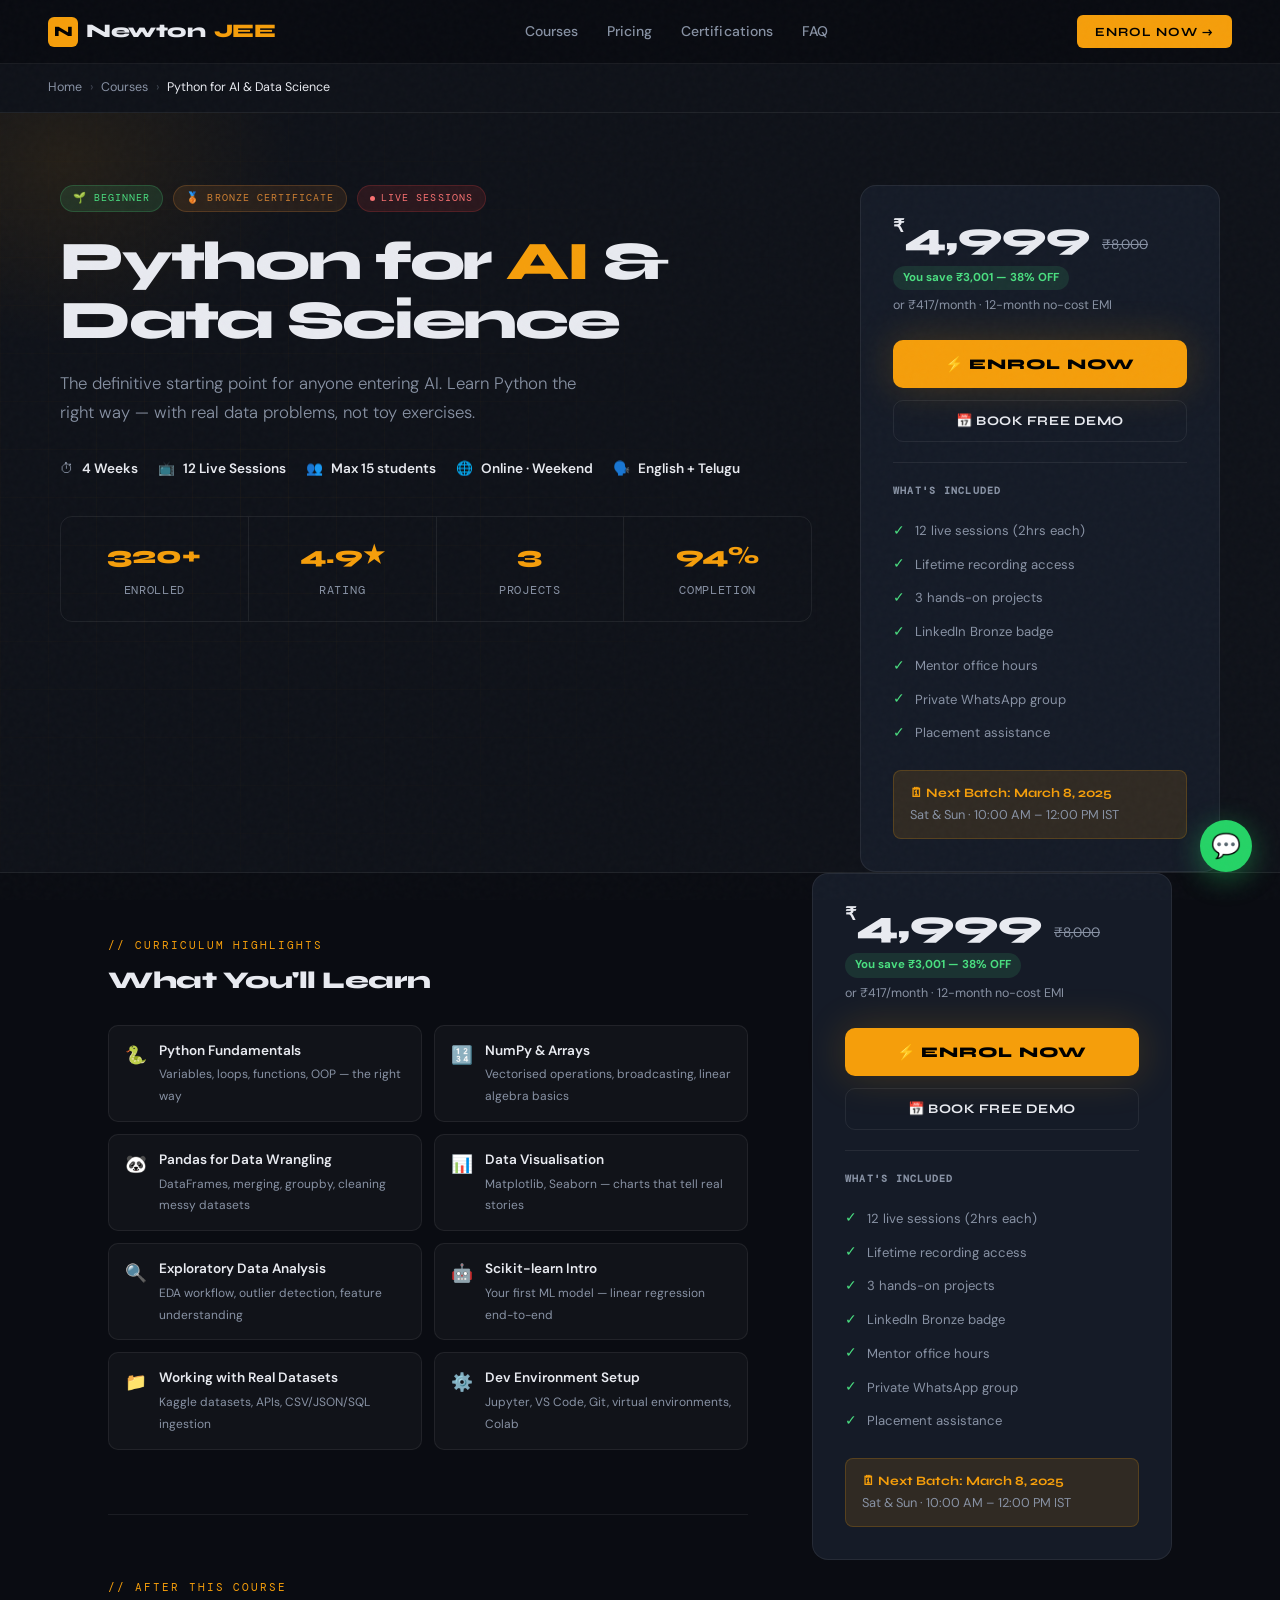
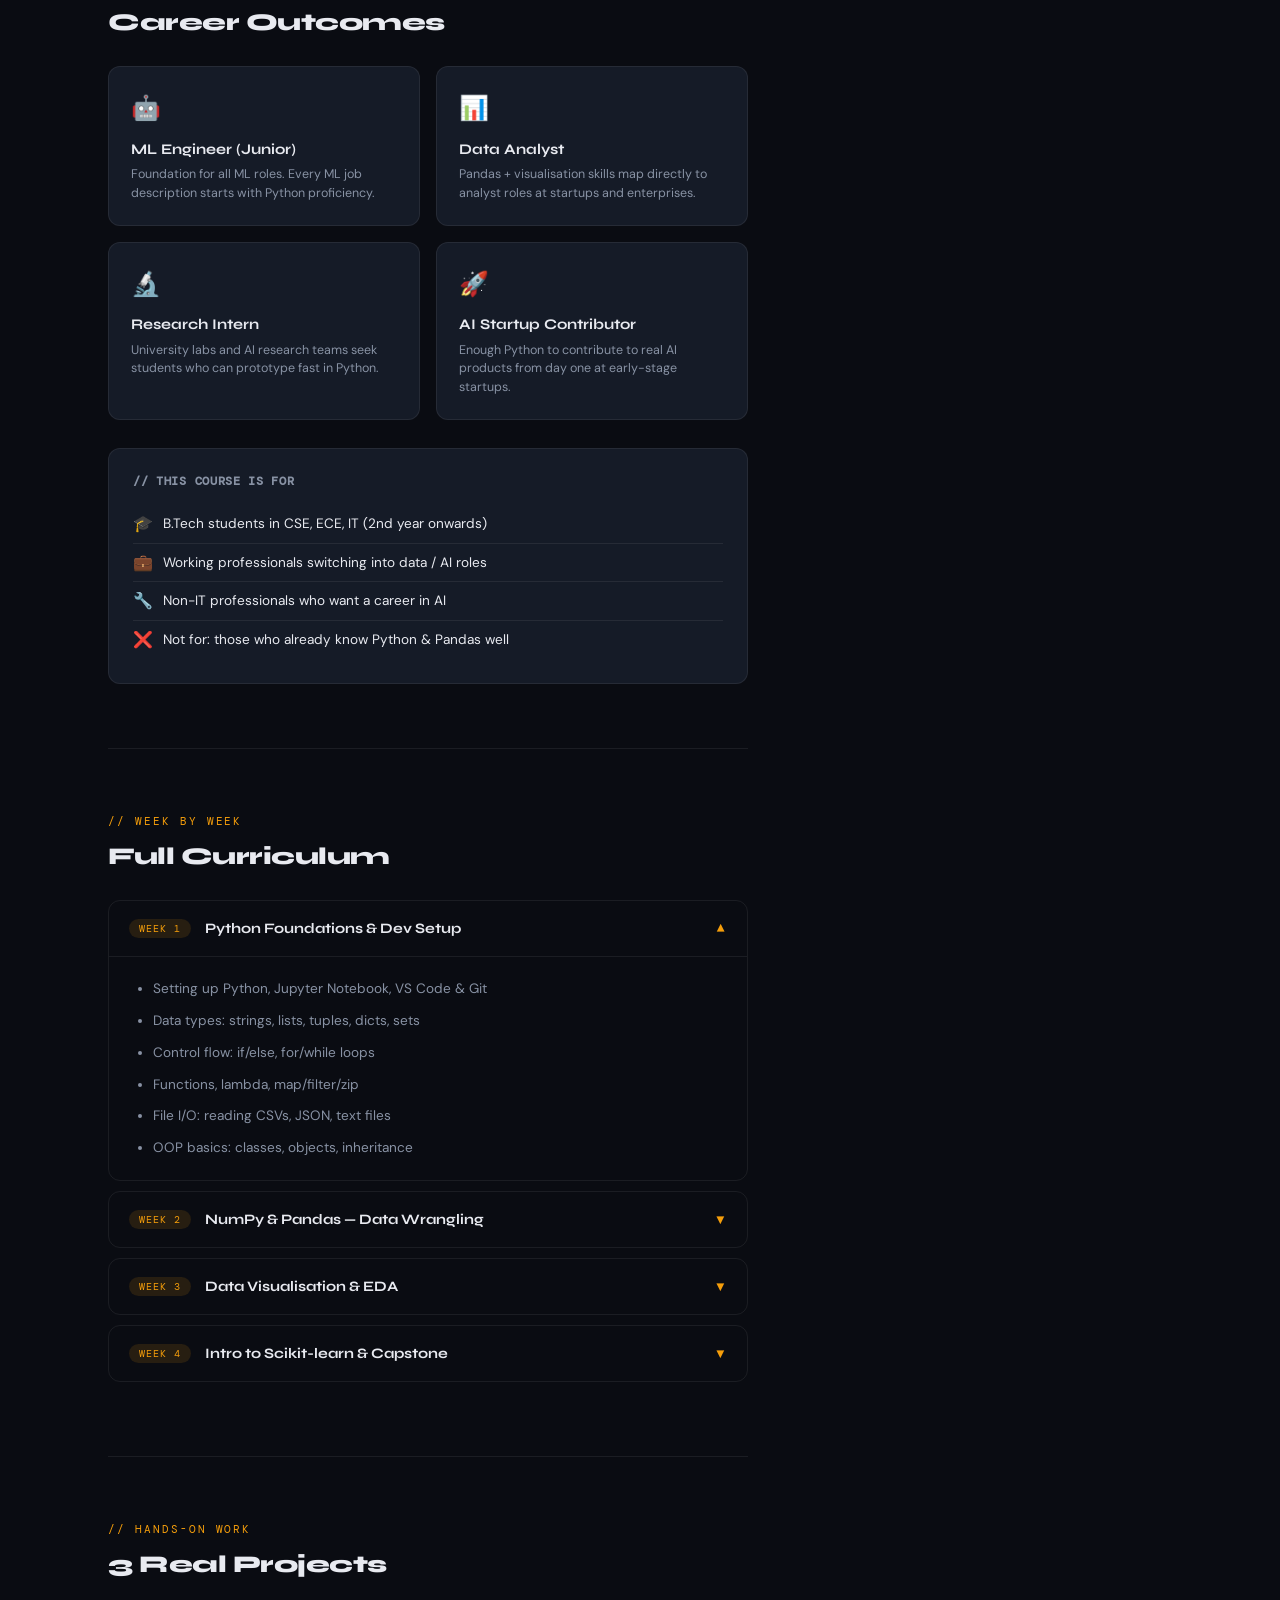
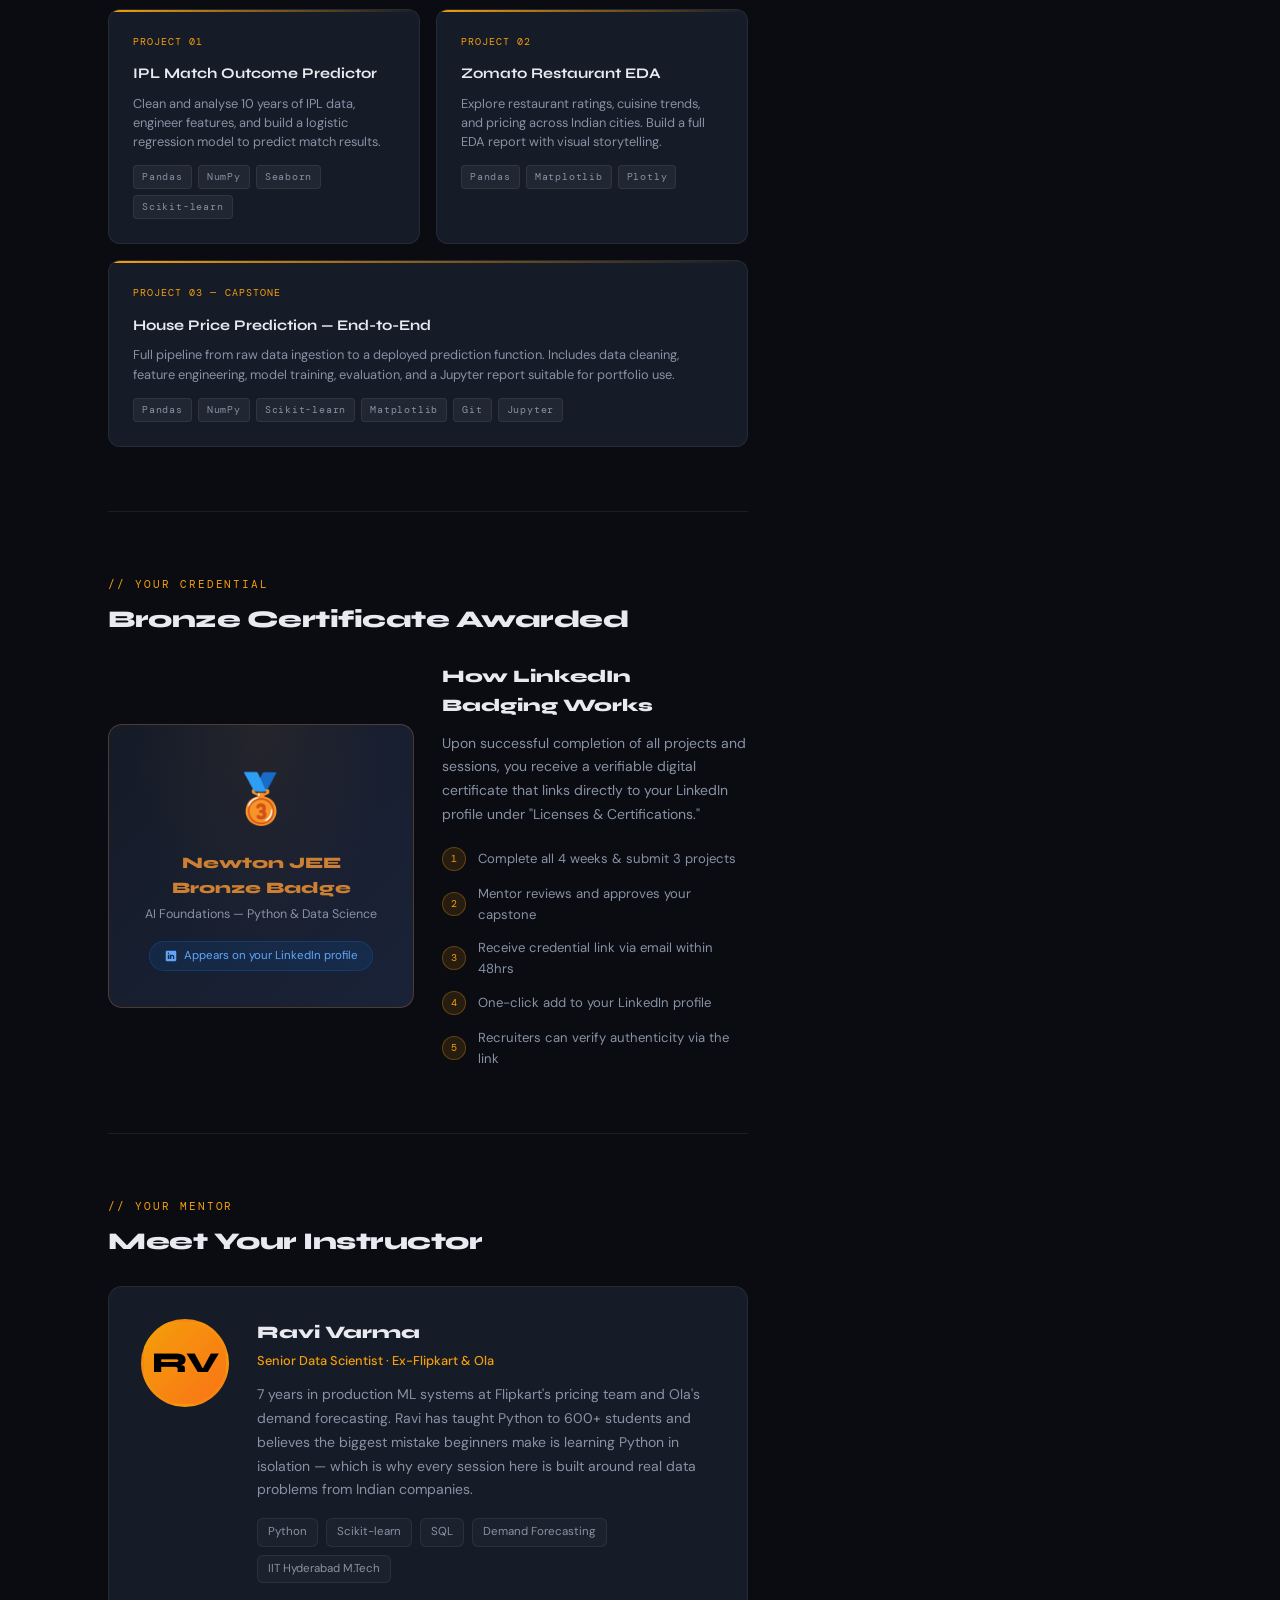
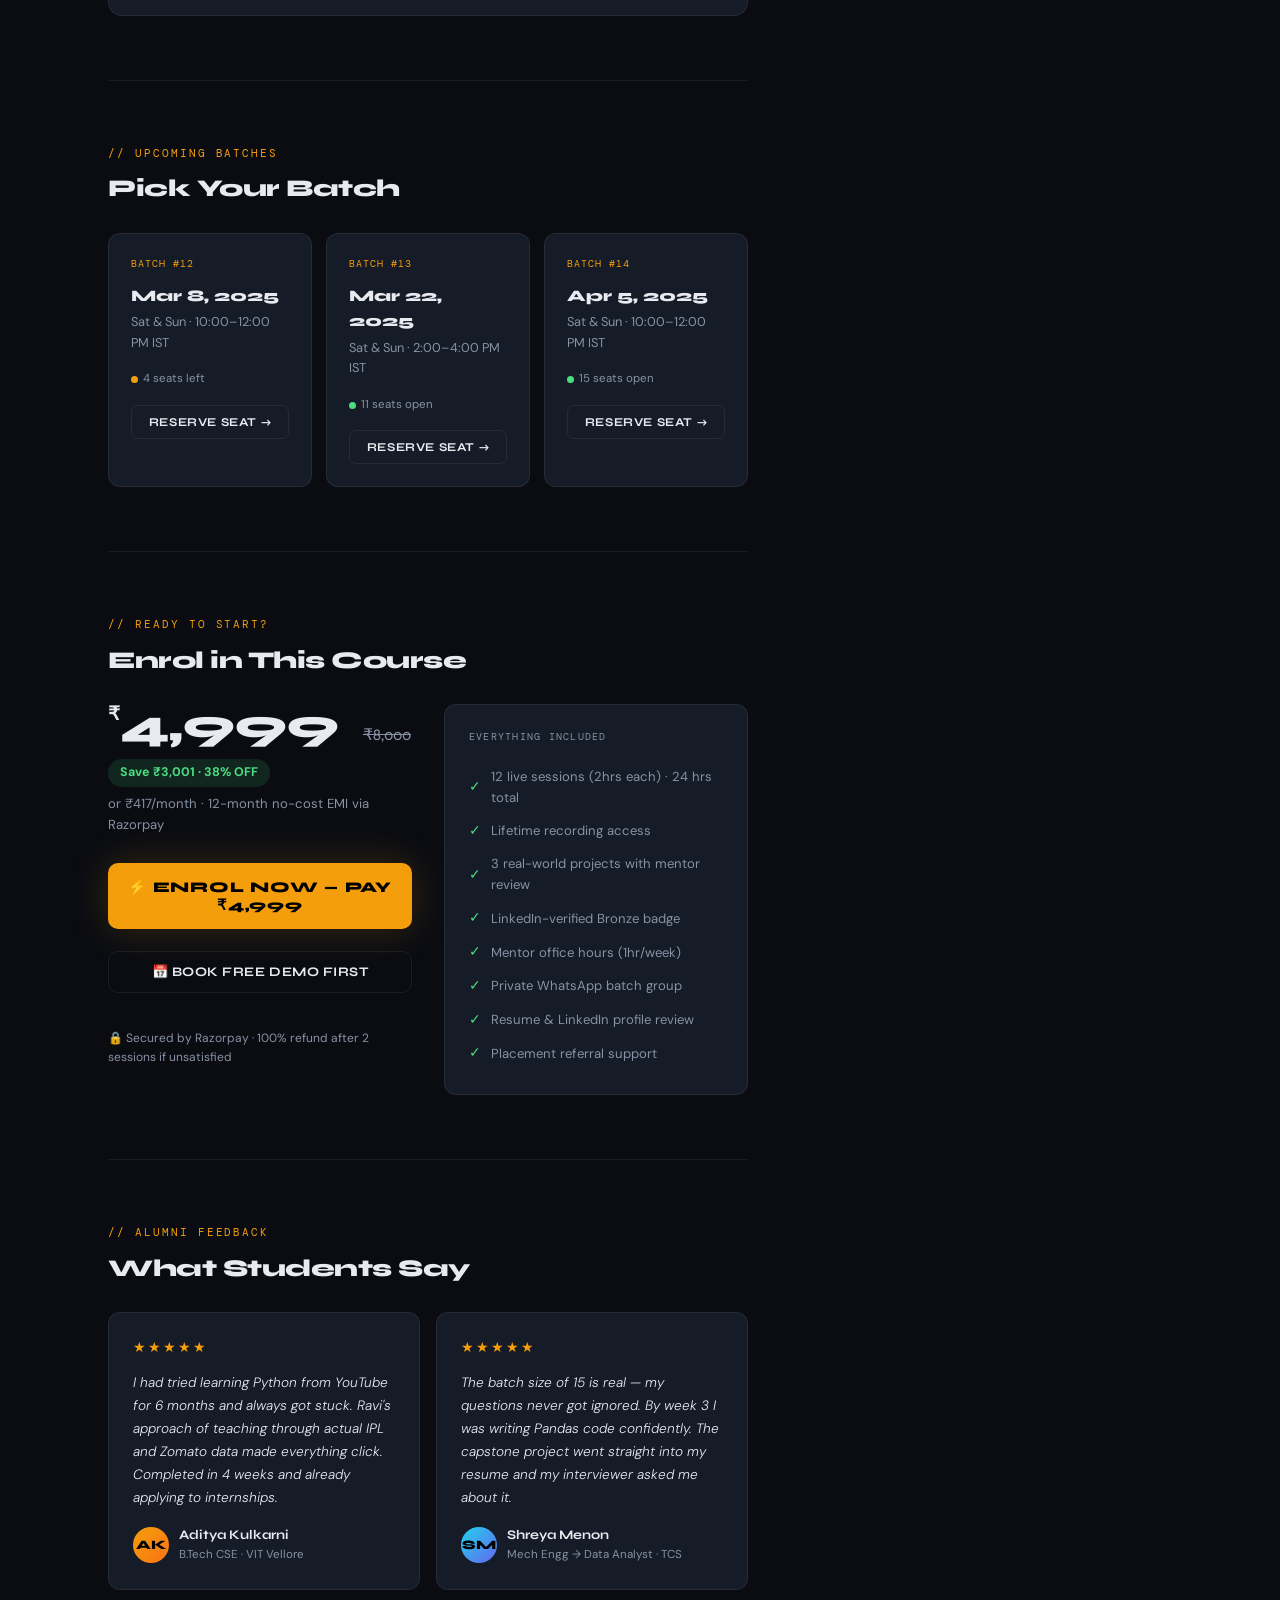
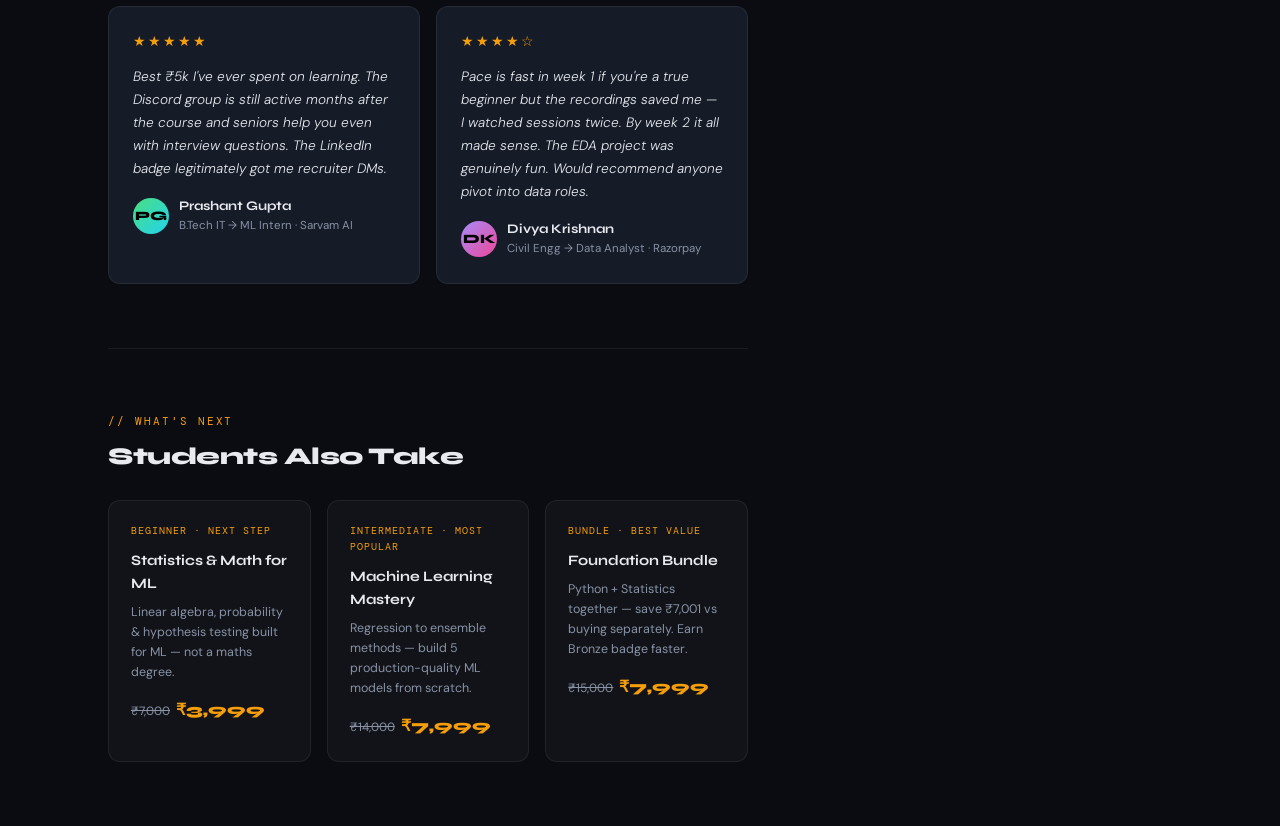
<file: course-python-for-ai.html>
<!DOCTYPE html>
<html lang="en">
<head>
<meta charset="UTF-8">
<meta name="viewport" content="width=device-width, initial-scale=1.0">
<title>Python for AI & Data Science — Newton JEE</title>
<link rel="preconnect" href="https://fonts.googleapis.com">
<link href="https://fonts.googleapis.com/css2?family=Syne:wght@400;600;700;800&family=DM+Sans:ital,wght@0,300;0,400;0,500;1,300&family=DM+Mono:wght@400;500&display=swap" rel="stylesheet">
<link rel="stylesheet" href="shared.css">
<style>
  :root {
    --bg: #0a0c12;
    --bg2: #0f1219;
    --bg3: #151b27;
    --amber: #f59e0b;
    --amber2: #fbbf24;
    --amber-glow: rgba(245,158,11,0.12);
    --cyan: #22d3ee;
    --green: #4ade80;
    --text: #e8eaf0;
    --text-muted: #8892a4;
    --border: rgba(255,255,255,0.07);
    --card: rgba(255,255,255,0.03);
  }
  *, *::before, *::after { box-sizing: border-box; margin: 0; padding: 0; }
  html { scroll-behavior: smooth; }
  body {
    font-family: 'DM Sans', sans-serif;
    background: var(--bg);
    color: var(--text);
    overflow-x: hidden;
    line-height: 1.6;
  }
  body::before {
    content: '';
    position: fixed; inset: 0;
    background-image: url("data:image/svg+xml,%3Csvg viewBox='0 0 200 200' xmlns='http://www.w3.org/2000/svg'%3E%3Cfilter id='n'%3E%3CfeTurbulence type='fractalNoise' baseFrequency='0.85' numOctaves='4' stitchTiles='stitch'/%3E%3C/filter%3E%3Crect width='100%25' height='100%25' filter='url(%23n)' opacity='1'/%3E%3C/svg%3E");
    opacity: 0.022; pointer-events: none; z-index: 9999;
  }

  /* ── HEADER ── */
  header {
    position: sticky; top: 0; z-index: 100;
    background: rgba(10,12,18,0.92);
    backdrop-filter: blur(16px);
    border-bottom: 1px solid var(--border);
    padding: 0 48px; height: 64px;
    display: flex; align-items: center; justify-content: space-between;
  }
  .logo {
    font-family: 'Syne', sans-serif; font-weight: 800; font-size: 1.2rem;
    letter-spacing: -0.02em; display: flex; align-items: center; gap: 8px;
    text-decoration: none; color: var(--text);
  }
  .logo .acc { color: var(--amber); }
  .logo-icon {
    width: 30px; height: 30px; background: var(--amber); border-radius: 6px;
    display: flex; align-items: center; justify-content: center;
    font-size: 0.9rem; color: #000; font-weight: 900;
  }
  nav { display: flex; align-items: center; gap: 28px; }
  nav a { font-size: 0.875rem; font-weight: 500; color: var(--text-muted); text-decoration: none; transition: color 0.2s; }
  nav a:hover { color: var(--text); }
  .btn-header {
    background: var(--amber); color: #000;
    font-family: 'Syne', sans-serif; font-weight: 700;
    font-size: 0.78rem; letter-spacing: 0.08em; text-transform: uppercase;
    padding: 9px 18px; border-radius: 6px; text-decoration: none; transition: all 0.2s; border: none; cursor: pointer;
  }
  .btn-header:hover { background: var(--amber2); }

  /* ── BREADCRUMB ── */
  .breadcrumb {
    padding: 14px 48px;
    background: var(--bg2);
    border-bottom: 1px solid var(--border);
    font-size: 0.78rem;
    color: var(--text-muted);
    display: flex; align-items: center; gap: 8px;
  }
  .breadcrumb a { color: var(--text-muted); text-decoration: none; }
  .breadcrumb a:hover { color: var(--amber); }
  .breadcrumb .sep { opacity: 0.4; }
  .breadcrumb .current { color: var(--text); }

  /* ── COURSE HERO ── */
  .course-hero {
    position: relative;
    padding: 72px 48px 0;
    overflow: hidden;
    background: var(--bg2);
    border-bottom: 1px solid var(--border);
  }
  .hero-grid {
    position: absolute; inset: 0;
    background-image:
      linear-gradient(rgba(245,158,11,0.03) 1px, transparent 1px),
      linear-gradient(90deg, rgba(245,158,11,0.03) 1px, transparent 1px);
    background-size: 48px 48px;
    mask-image: radial-gradient(ellipse 60% 100% at 20% 50%, black, transparent 80%);
  }
  .hero-glow {
    position: absolute; top: -20%; left: 5%; width: 500px; height: 400px;
    background: radial-gradient(ellipse, rgba(245,158,11,0.09), transparent 65%);
    pointer-events: none;
  }
  .hero-layout {
    position: relative;
    display: grid;
    grid-template-columns: 1fr 360px;
    gap: 48px;
    max-width: 1160px;
    margin: 0 auto;
    align-items: start;
  }
  .hero-left { padding-bottom: 72px; }

  .course-badge-row { display: flex; align-items: center; gap: 10px; margin-bottom: 20px; flex-wrap: wrap; }
  .badge {
    display: inline-flex; align-items: center; gap: 6px;
    font-family: 'DM Mono', monospace; font-size: 0.65rem;
    letter-spacing: 0.1em; text-transform: uppercase;
    padding: 4px 12px; border-radius: 100px;
  }
  .badge.beginner { background: rgba(74,222,128,0.12); color: var(--green); border: 1px solid rgba(74,222,128,0.2); }
  .badge.bronze { background: rgba(205,127,50,0.12); color: #cd7f32; border: 1px solid rgba(205,127,50,0.25); }
  .badge.live { background: rgba(239,68,68,0.12); color: #f87171; border: 1px solid rgba(239,68,68,0.2); }
  .badge .dot { width: 5px; height: 5px; border-radius: 50%; background: currentColor; animation: pulse 2s infinite; }
  @keyframes pulse { 0%,100%{opacity:1} 50%{opacity:0.3} }

  .course-hero h1 {
    font-family: 'Syne', sans-serif;
    font-size: clamp(2rem, 4.5vw, 3.4rem);
    font-weight: 800;
    letter-spacing: -0.04em;
    line-height: 1.1;
    margin-bottom: 18px;
  }
  .course-hero h1 span { color: var(--amber); }
  .course-tagline { font-size: 1.05rem; color: var(--text-muted); font-weight: 300; max-width: 520px; margin-bottom: 32px; line-height: 1.7; }

  .meta-pills { display: flex; gap: 20px; flex-wrap: wrap; margin-bottom: 36px; }
  .meta-pill { display: flex; align-items: center; gap: 8px; font-size: 0.85rem; color: var(--text-muted); }
  .meta-pill strong { color: var(--text); font-weight: 600; }

  .hero-stats { display: flex; gap: 0; border: 1px solid var(--border); border-radius: 12px; overflow: hidden; margin-bottom: 0; }
  .hstat {
    flex: 1; padding: 20px;
    border-right: 1px solid var(--border); text-align: center;
  }
  .hstat:last-child { border-right: none; }
  .hstat .num { font-family: 'Syne', sans-serif; font-size: 1.5rem; font-weight: 800; color: var(--amber); display: block; }
  .hstat .lbl { font-size: 0.72rem; color: var(--text-muted); text-transform: uppercase; letter-spacing: 0.06em; font-family: 'DM Mono', monospace; }

  /* sticky enrol card */
  .enrol-card {
    background: var(--bg3);
    border: 1px solid var(--border);
    border-radius: 16px;
    padding: 32px;
    position: sticky;
    top: 80px;
    animation: fadeUp 0.6s 0.2s ease both;
  }
  @keyframes fadeUp { from{opacity:0;transform:translateY(20px)} to{opacity:1;transform:translateY(0)} }

  .enrol-price-row { margin-bottom: 6px; }
  .enrol-fee { font-family: 'Syne', sans-serif; font-size: 2.4rem; font-weight: 800; line-height: 1; }
  .enrol-fee sup { font-size: 1.1rem; vertical-align: top; margin-top: 8px; }
  .enrol-mrp { font-size: 0.85rem; color: var(--text-muted); text-decoration: line-through; margin-left: 8px; }
  .enrol-save {
    display: inline-block; background: rgba(74,222,128,0.12); color: var(--green);
    font-size: 0.72rem; font-weight: 700; padding: 3px 10px; border-radius: 100px; margin-bottom: 6px;
  }
  .enrol-emi { font-size: 0.78rem; color: var(--text-muted); margin-bottom: 24px; }

  .btn-enrol-main {
    width: 100%; padding: 15px; background: var(--amber); color: #000;
    font-family: 'Syne', sans-serif; font-weight: 800; font-size: 0.92rem;
    letter-spacing: 0.05em; text-transform: uppercase; border: none;
    border-radius: 10px; cursor: pointer; transition: all 0.2s; margin-bottom: 12px;
    box-shadow: 0 0 40px rgba(245,158,11,0.2);
  }
  .btn-enrol-main:hover { background: var(--amber2); transform: translateY(-2px); box-shadow: 0 8px 40px rgba(245,158,11,0.35); }
  .btn-demo-sm {
    width: 100%; padding: 12px; background: transparent;
    border: 1px solid var(--border); color: var(--text);
    font-family: 'Syne', sans-serif; font-weight: 700; font-size: 0.82rem;
    letter-spacing: 0.04em; text-transform: uppercase; border-radius: 10px; cursor: pointer;
    transition: all 0.2s; margin-bottom: 20px;
  }
  .btn-demo-sm:hover { border-color: var(--amber); color: var(--amber); }

  .card-includes { border-top: 1px solid var(--border); padding-top: 20px; }
  .card-includes h5 {
    font-family: 'DM Mono', monospace; font-size: 0.65rem; letter-spacing: 0.12em;
    text-transform: uppercase; color: var(--text-muted); margin-bottom: 14px;
  }
  .include-row {
    display: flex; align-items: center; gap: 10px;
    font-size: 0.82rem; color: var(--text-muted); padding: 6px 0;
  }
  .include-row .ck { color: var(--green); font-size: 0.85rem; flex-shrink: 0; }

  .next-batch {
    margin-top: 20px; background: var(--amber-glow);
    border: 1px solid rgba(245,158,11,0.2); border-radius: 8px; padding: 12px 16px;
    font-size: 0.8rem;
  }
  .next-batch strong { color: var(--amber); display: block; margin-bottom: 2px; font-family: 'Syne', sans-serif; }
  .next-batch span { color: var(--text-muted); }

  /* ── BODY SECTIONS ── */
  .page-body { max-width: 1160px; margin: 0 auto; padding: 0 48px; }

  .content-grid {
    display: grid;
    grid-template-columns: 1fr 360px;
    gap: 64px;
    align-items: start;
  }
  .content-main { min-width: 0; }
  .content-side { position: sticky; top: 80px; }

  section.body-section { padding: 64px 0; border-bottom: 1px solid var(--border); }
  section.body-section:last-child { border-bottom: none; }

  .sec-label {
    font-family: 'DM Mono', monospace; font-size: 0.68rem;
    letter-spacing: 0.18em; text-transform: uppercase; color: var(--amber); margin-bottom: 8px;
  }
  .sec-title {
    font-family: 'Syne', sans-serif; font-size: 1.5rem; font-weight: 800;
    letter-spacing: -0.02em; margin-bottom: 24px;
  }

  /* What you'll learn */
  .learn-grid { display: grid; grid-template-columns: 1fr 1fr; gap: 12px; }
  .learn-item {
    display: flex; align-items: flex-start; gap: 12px;
    background: var(--card); border: 1px solid var(--border); border-radius: 10px;
    padding: 14px 16px; font-size: 0.85rem; transition: border-color 0.2s;
  }
  .learn-item:hover { border-color: var(--border-hover, rgba(245,158,11,0.25)); }
  .learn-item .li-icon { font-size: 1.1rem; flex-shrink: 0; margin-top: 1px; }
  .learn-item .li-text strong { display: block; font-weight: 600; font-size: 0.85rem; margin-bottom: 2px; }
  .learn-item .li-text span { font-size: 0.75rem; color: var(--text-muted); }

  /* Career outcomes */
  .outcomes-grid { display: grid; grid-template-columns: 1fr 1fr; gap: 16px; margin-bottom: 28px; }
  .outcome-card {
    background: var(--bg3); border: 1px solid var(--border); border-radius: 12px;
    padding: 22px; transition: all 0.2s;
  }
  .outcome-card:hover { border-color: rgba(245,158,11,0.25); }
  .outcome-icon { font-size: 1.5rem; margin-bottom: 10px; display: block; }
  .outcome-card h4 { font-family: 'Syne', sans-serif; font-size: 0.92rem; font-weight: 700; margin-bottom: 4px; }
  .outcome-card p { font-size: 0.78rem; color: var(--text-muted); line-height: 1.5; }

  .who-for { background: var(--bg3); border: 1px solid var(--border); border-radius: 12px; padding: 24px; margin-top: 20px; }
  .who-for h4 { font-family: 'Syne', sans-serif; font-size: 0.88rem; font-weight: 700; margin-bottom: 14px; color: var(--text-muted); text-transform: uppercase; letter-spacing: 0.06em; font-size: 0.72rem; font-family: 'DM Mono', monospace; }
  .who-row { display: flex; align-items: center; gap: 10px; font-size: 0.85rem; padding: 6px 0; border-bottom: 1px solid var(--border); }
  .who-row:last-child { border-bottom: none; }
  .who-row .wi { font-size: 1rem; flex-shrink: 0; }

  /* Curriculum */
  .week-item { border: 1px solid var(--border); border-radius: 12px; margin-bottom: 10px; overflow: hidden; }
  .week-header {
    width: 100%; background: none; border: none; color: var(--text);
    padding: 18px 20px; cursor: pointer;
    display: flex; align-items: center; gap: 14px; text-align: left; transition: background 0.2s;
  }
  .week-header:hover { background: rgba(255,255,255,0.02); }
  .week-num {
    font-family: 'DM Mono', monospace; font-size: 0.65rem; letter-spacing: 0.1em;
    background: var(--amber-glow); color: var(--amber); padding: 3px 10px;
    border-radius: 100px; white-space: nowrap; flex-shrink: 0;
  }
  .week-title { font-family: 'Syne', sans-serif; font-size: 0.9rem; font-weight: 700; flex: 1; }
  .week-ch { color: var(--amber); transition: transform 0.3s; margin-left: auto; flex-shrink: 0; }
  .week-item.open .week-ch { transform: rotate(180deg); }
  .week-body {
    max-height: 0; overflow: hidden; transition: max-height 0.35s ease;
    border-top: 0 solid var(--border);
  }
  .week-item.open .week-body { max-height: 400px; border-top-width: 1px; }
  .week-body ul { padding: 16px 20px 16px 44px; }
  .week-body li { font-size: 0.85rem; color: var(--text-muted); padding: 5px 0; list-style: disc; }

  /* Projects */
  .projects-grid { display: grid; grid-template-columns: 1fr 1fr; gap: 16px; }
  .project-card {
    background: var(--bg3); border: 1px solid var(--border); border-radius: 12px;
    padding: 24px; position: relative; overflow: hidden; transition: all 0.25s;
  }
  .project-card:hover { border-color: rgba(245,158,11,0.25); transform: translateY(-3px); }
  .project-card::before {
    content: ''; position: absolute; top: 0; left: 0;
    width: 100%; height: 2px;
    background: linear-gradient(90deg, var(--amber), transparent);
  }
  .proj-number {
    font-family: 'DM Mono', monospace; font-size: 0.65rem; letter-spacing: 0.1em;
    color: var(--amber); margin-bottom: 12px;
  }
  .project-card h4 { font-family: 'Syne', sans-serif; font-size: 0.92rem; font-weight: 700; margin-bottom: 8px; }
  .project-card p { font-size: 0.8rem; color: var(--text-muted); margin-bottom: 14px; line-height: 1.5; }
  .tool-tags { display: flex; flex-wrap: wrap; gap: 6px; }
  .tool-tag {
    font-family: 'DM Mono', monospace; font-size: 0.62rem; letter-spacing: 0.08em;
    background: rgba(255,255,255,0.05); border: 1px solid var(--border);
    padding: 3px 8px; border-radius: 4px; color: var(--text-muted);
  }

  /* Certificate */
  .cert-showcase {
    display: grid; grid-template-columns: 1fr 1fr; gap: 28px; align-items: center;
  }
  .cert-visual {
    background: linear-gradient(135deg, var(--bg3), #1a2238);
    border: 1px solid rgba(205,127,50,0.3);
    border-radius: 14px; padding: 36px; text-align: center; position: relative;
    overflow: hidden;
  }
  .cert-visual::before {
    content: '';
    position: absolute; inset: 0;
    background: radial-gradient(ellipse at top, rgba(205,127,50,0.08), transparent 60%);
  }
  .cert-emoji { font-size: 3rem; display: block; margin-bottom: 12px; position: relative; }
  .cert-visual h4 { font-family: 'Syne', sans-serif; font-size: 1rem; font-weight: 800; margin-bottom: 4px; position: relative; color: #cd7f32; }
  .cert-visual p { font-size: 0.78rem; color: var(--text-muted); position: relative; }
  .cert-li-badge {
    margin-top: 16px; display: inline-flex; align-items: center; gap: 6px;
    background: rgba(10,102,194,0.15); border: 1px solid rgba(10,102,194,0.3);
    border-radius: 100px; padding: 5px 14px; font-size: 0.72rem; color: #60a5fa;
    position: relative;
  }
  .cert-info h4 { font-family: 'Syne', sans-serif; font-size: 1.1rem; font-weight: 800; margin-bottom: 12px; }
  .cert-info p { font-size: 0.875rem; color: var(--text-muted); margin-bottom: 20px; line-height: 1.7; }
  .cert-steps { display: flex; flex-direction: column; gap: 12px; }
  .cert-step { display: flex; align-items: center; gap: 12px; font-size: 0.82rem; }
  .cert-step .cs-num {
    width: 24px; height: 24px; background: var(--amber-glow); border: 1px solid rgba(245,158,11,0.3);
    border-radius: 50%; display: flex; align-items: center; justify-content: center;
    font-family: 'DM Mono', monospace; font-size: 0.65rem; color: var(--amber); flex-shrink: 0;
  }
  .cert-step span { color: var(--text-muted); }

  /* Instructor */
  .instructor-card {
    background: var(--bg3); border: 1px solid var(--border); border-radius: 14px; padding: 32px;
    display: grid; grid-template-columns: auto 1fr; gap: 28px; align-items: start;
  }
  .instructor-avatar {
    width: 88px; height: 88px; border-radius: 50%;
    background: linear-gradient(135deg, var(--amber), #f97316);
    display: flex; align-items: center; justify-content: center;
    font-family: 'Syne', sans-serif; font-size: 1.8rem; font-weight: 800; color: #000;
    flex-shrink: 0; border: 3px solid rgba(245,158,11,0.3);
  }
  .instructor-name { font-family: 'Syne', sans-serif; font-size: 1.1rem; font-weight: 800; margin-bottom: 4px; }
  .instructor-role { font-size: 0.8rem; color: var(--amber); margin-bottom: 12px; font-weight: 500; }
  .instructor-bio { font-size: 0.875rem; color: var(--text-muted); line-height: 1.7; margin-bottom: 16px; }
  .instructor-tags { display: flex; flex-wrap: wrap; gap: 8px; }
  .inst-tag {
    font-size: 0.72rem; background: var(--card); border: 1px solid var(--border);
    padding: 4px 10px; border-radius: 6px; color: var(--text-muted);
  }

  /* Schedule */
  .schedule-grid { display: grid; grid-template-columns: repeat(3, 1fr); gap: 14px; }
  .schedule-card {
    background: var(--bg3); border: 1px solid var(--border); border-radius: 12px; padding: 22px;
    transition: border-color 0.2s;
  }
  .schedule-card:hover { border-color: rgba(245,158,11,0.25); }
  .sch-batch { font-family: 'DM Mono', monospace; font-size: 0.65rem; letter-spacing: 0.1em; color: var(--amber); text-transform: uppercase; margin-bottom: 10px; }
  .sch-date { font-family: 'Syne', sans-serif; font-size: 1rem; font-weight: 800; margin-bottom: 4px; }
  .sch-time { font-size: 0.8rem; color: var(--text-muted); margin-bottom: 12px; }
  .sch-seats {
    display: inline-flex; align-items: center; gap: 5px;
    font-size: 0.72rem; color: var(--text-muted);
  }
  .seat-dot { width: 7px; height: 7px; border-radius: 50%; }
  .seat-dot.open { background: var(--green); }
  .seat-dot.low { background: var(--amber); }
  .sch-btn {
    width: 100%; margin-top: 14px; padding: 9px; border-radius: 7px; cursor: pointer;
    font-family: 'Syne', sans-serif; font-size: 0.75rem; font-weight: 700;
    letter-spacing: 0.05em; text-transform: uppercase; transition: all 0.2s;
    border: 1px solid var(--border); background: transparent; color: var(--text);
  }
  .sch-btn:hover { background: var(--amber); border-color: var(--amber); color: #000; }
  .sch-btn.full { opacity: 0.5; cursor: not-allowed; }

  /* Reviews */
  .reviews-grid { display: grid; grid-template-columns: 1fr 1fr; gap: 16px; }
  .review-card {
    background: var(--bg3); border: 1px solid var(--border); border-radius: 12px; padding: 24px;
  }
  .review-stars { color: var(--amber); font-size: 0.85rem; letter-spacing: 2px; margin-bottom: 12px; }
  .review-card blockquote { font-size: 0.85rem; color: var(--text); line-height: 1.7; font-style: italic; font-weight: 300; margin-bottom: 16px; }
  .reviewer { display: flex; align-items: center; gap: 10px; }
  .rev-avatar {
    width: 36px; height: 36px; border-radius: 50%;
    display: flex; align-items: center; justify-content: center;
    font-family: 'Syne', sans-serif; font-size: 0.8rem; font-weight: 800; color: #000;
    flex-shrink: 0;
  }
  .rev-name { font-family: 'Syne', sans-serif; font-size: 0.82rem; font-weight: 700; }
  .rev-role { font-size: 0.72rem; color: var(--text-muted); }

  /* Related */
  .related-grid { display: grid; grid-template-columns: repeat(3, 1fr); gap: 16px; }
  .related-card {
    background: var(--card); border: 1px solid var(--border); border-radius: 12px; padding: 22px;
    transition: all 0.25s; text-decoration: none; color: var(--text); display: block;
  }
  .related-card:hover { border-color: rgba(245,158,11,0.25); transform: translateY(-3px); }
  .rel-tag { font-family: 'DM Mono', monospace; font-size: 0.62rem; letter-spacing: 0.1em; color: var(--amber); text-transform: uppercase; margin-bottom: 10px; display: block; }
  .related-card h4 { font-family: 'Syne', sans-serif; font-size: 0.9rem; font-weight: 700; margin-bottom: 8px; }
  .related-card p { font-size: 0.78rem; color: var(--text-muted); margin-bottom: 14px; }
  .rel-price { font-family: 'Syne', sans-serif; font-size: 1rem; font-weight: 800; color: var(--amber); }
  .rel-mrp { font-size: 0.75rem; color: var(--text-muted); text-decoration: line-through; margin-right: 6px; }

  /* sticky bottom bar (mobile) */
  .sticky-bottom {
    display: none;
    position: fixed; bottom: 0; left: 0; right: 0;
    background: rgba(10,12,18,0.97); backdrop-filter: blur(16px);
    border-top: 1px solid var(--border);
    padding: 14px 20px;
    z-index: 200;
    gap: 12px; align-items: center;
  }
  .sticky-price { font-family: 'Syne', sans-serif; font-size: 1.3rem; font-weight: 800; }
  .sticky-btns { display: flex; gap: 10px; flex: 1; justify-content: flex-end; }

  /* reveal */
  .reveal { opacity: 0; transform: translateY(20px); transition: opacity 0.55s ease, transform 0.55s ease; }
  .reveal.visible { opacity: 1; transform: translateY(0); }

  /* WA float */
  .wa-float {
    position: fixed; bottom: 28px; right: 28px;
    width: 52px; height: 52px; background: #25d366; border-radius: 50%;
    display: flex; align-items: center; justify-content: center; font-size: 1.5rem;
    box-shadow: 0 6px 28px rgba(37,211,102,0.4); text-decoration: none; z-index: 200;
    animation: floatBounce 3s ease-in-out infinite;
  }
  @keyframes floatBounce { 0%,100%{ transform:translateY(0) } 50%{ transform:translateY(-5px) } }

  @media (max-width: 960px) {
    .hero-layout { grid-template-columns: 1fr; }
    .enrol-card { position: static; display: none; }
    .content-grid { grid-template-columns: 1fr; }
    .content-side { display: none; }
    .sticky-bottom { display: flex; }
    .course-hero { padding: 48px 24px 0; }
    .page-body { padding: 0 24px; }
    header { padding: 0 24px; }
    nav { display: none; }
    .learn-grid, .outcomes-grid, .projects-grid, .cert-showcase, .reviews-grid { grid-template-columns: 1fr; }
    .schedule-grid { grid-template-columns: 1fr 1fr; }
    .related-grid { grid-template-columns: 1fr; }
    .breadcrumb { padding: 14px 24px; }
    .hero-left { padding-bottom: 40px; }
  }
</style>
</head>
<body>

<!-- HEADER -->
<header>
  <a href="newtonjee-homepage.html" class="logo"><div class="logo-icon">N</div>Newton<span class="accent">JEE</span></a>
  <nav>
    <a href="newtonjee-homepage.html#courses">Courses</a>
    <a href="newtonjee-pricing.html">Pricing</a>
    <a href="newtonjee-homepage.html#certifications">Certifications</a>
    <a href="newtonjee-homepage.html#faq">FAQ</a>
  </nav>
  <button class="menu-toggle">☰</button>
  <button class="btn-header" onclick="document.getElementById('enrol-section').scrollIntoView({behavior:'smooth'})">Enrol Now →</button>
</header>

<!-- BREADCRUMB -->
<div class="breadcrumb">
  <a href="newtonjee-homepage.html">Home</a><span class="sep">›</span>
  <a href="newtonjee-homepage.html#courses">Courses</a><span class="sep">›</span>
  <span class="current">Python for AI & Data Science</span>
</div>

<!-- COURSE HERO -->
<div class="course-hero">
  <div class="hero-grid"></div>
  <div class="hero-glow"></div>
  <div class="hero-layout">
    <div class="hero-left">
      <div class="course-badge-row">
        <span class="badge beginner">🌱 Beginner</span>
        <span class="badge bronze">🥉 Bronze Certificate</span>
        <span class="badge live"><span class="dot"></span> Live Sessions</span>
      </div>
      <h1>Python for <span>AI</span> &<br>Data Science</h1>
      <p class="course-tagline">The definitive starting point for anyone entering AI. Learn Python the right way — with real data problems, not toy exercises.</p>
      <div class="meta-pills">
        <div class="meta-pill">⏱ <strong>4 Weeks</strong></div>
        <div class="meta-pill">📺 <strong>12 Live Sessions</strong></div>
        <div class="meta-pill">👥 <strong>Max 15 students</strong></div>
        <div class="meta-pill">🌐 <strong>Online · Weekend</strong></div>
        <div class="meta-pill">🗣️ <strong>English + Telugu</strong></div>
      </div>
      <div class="hero-stats">
        <div class="hstat"><span class="num">320+</span><span class="lbl">Enrolled</span></div>
        <div class="hstat"><span class="num">4.9★</span><span class="lbl">Rating</span></div>
        <div class="hstat"><span class="num">3</span><span class="lbl">Projects</span></div>
        <div class="hstat"><span class="num">94%</span><span class="lbl">Completion</span></div>
      </div>
    </div>

    <!-- ENROL CARD (desktop) -->
    <div class="enrol-card">
      <div class="enrol-price-row">
        <span class="enrol-fee"><sup>₹</sup>4,999</span>
        <span class="enrol-mrp">₹8,000</span>
      </div>
      <span class="enrol-save">You save ₹3,001 — 38% OFF</span>
      <div class="enrol-emi">or ₹417/month · 12-month no-cost EMI</div>
      <button class="btn-enrol-main">⚡ Enrol Now</button>
      <button class="btn-demo-sm">📅 Book Free Demo</button>
      <div class="card-includes">
        <h5>What's Included</h5>
        <div class="include-row"><span class="ck">✓</span> 12 live sessions (2hrs each)</div>
        <div class="include-row"><span class="ck">✓</span> Lifetime recording access</div>
        <div class="include-row"><span class="ck">✓</span> 3 hands-on projects</div>
        <div class="include-row"><span class="ck">✓</span> LinkedIn Bronze badge</div>
        <div class="include-row"><span class="ck">✓</span> Mentor office hours</div>
        <div class="include-row"><span class="ck">✓</span> Private WhatsApp group</div>
        <div class="include-row"><span class="ck">✓</span> Placement assistance</div>
      </div>
      <div class="next-batch">
        <strong>🗓 Next Batch: March 8, 2025</strong>
        <span>Sat & Sun · 10:00 AM – 12:00 PM IST</span>
      </div>
    </div>
  </div>
</div>

<!-- PAGE BODY -->
<div class="page-body">
  <div class="content-grid">
    <div class="content-main">

      <!-- WHAT YOU'LL LEARN -->
      <section class="body-section reveal">
        <div class="sec-label">// Curriculum Highlights</div>
        <div class="sec-title">What You'll Learn</div>
        <div class="learn-grid">
          <div class="learn-item">
            <span class="li-icon">🐍</span>
            <div class="li-text"><strong>Python Fundamentals</strong><span>Variables, loops, functions, OOP — the right way</span></div>
          </div>
          <div class="learn-item">
            <span class="li-icon">🔢</span>
            <div class="li-text"><strong>NumPy & Arrays</strong><span>Vectorised operations, broadcasting, linear algebra basics</span></div>
          </div>
          <div class="learn-item">
            <span class="li-icon">🐼</span>
            <div class="li-text"><strong>Pandas for Data Wrangling</strong><span>DataFrames, merging, groupby, cleaning messy datasets</span></div>
          </div>
          <div class="learn-item">
            <span class="li-icon">📊</span>
            <div class="li-text"><strong>Data Visualisation</strong><span>Matplotlib, Seaborn — charts that tell real stories</span></div>
          </div>
          <div class="learn-item">
            <span class="li-icon">🔍</span>
            <div class="li-text"><strong>Exploratory Data Analysis</strong><span>EDA workflow, outlier detection, feature understanding</span></div>
          </div>
          <div class="learn-item">
            <span class="li-icon">🤖</span>
            <div class="li-text"><strong>Scikit-learn Intro</strong><span>Your first ML model — linear regression end-to-end</span></div>
          </div>
          <div class="learn-item">
            <span class="li-icon">📁</span>
            <div class="li-text"><strong>Working with Real Datasets</strong><span>Kaggle datasets, APIs, CSV/JSON/SQL ingestion</span></div>
          </div>
          <div class="learn-item">
            <span class="li-icon">⚙️</span>
            <div class="li-text"><strong>Dev Environment Setup</strong><span>Jupyter, VS Code, Git, virtual environments, Colab</span></div>
          </div>
        </div>
      </section>

      <!-- CAREER OUTCOMES -->
      <section class="body-section reveal">
        <div class="sec-label">// After This Course</div>
        <div class="sec-title">Career Outcomes</div>
        <div class="outcomes-grid">
          <div class="outcome-card">
            <span class="outcome-icon">🤖</span>
            <h4>ML Engineer (Junior)</h4>
            <p>Foundation for all ML roles. Every ML job description starts with Python proficiency.</p>
          </div>
          <div class="outcome-card">
            <span class="outcome-icon">📊</span>
            <h4>Data Analyst</h4>
            <p>Pandas + visualisation skills map directly to analyst roles at startups and enterprises.</p>
          </div>
          <div class="outcome-card">
            <span class="outcome-icon">🔬</span>
            <h4>Research Intern</h4>
            <p>University labs and AI research teams seek students who can prototype fast in Python.</p>
          </div>
          <div class="outcome-card">
            <span class="outcome-icon">🚀</span>
            <h4>AI Startup Contributor</h4>
            <p>Enough Python to contribute to real AI products from day one at early-stage startups.</p>
          </div>
        </div>
        <div class="who-for">
          <h4>// This course is for</h4>
          <div class="who-row"><span class="wi">🎓</span> B.Tech students in CSE, ECE, IT (2nd year onwards)</div>
          <div class="who-row"><span class="wi">💼</span> Working professionals switching into data / AI roles</div>
          <div class="who-row"><span class="wi">🔧</span> Non-IT professionals who want a career in AI</div>
          <div class="who-row"><span class="wi">❌</span> Not for: those who already know Python & Pandas well</div>
        </div>
      </section>

      <!-- CURRICULUM -->
      <section class="body-section reveal">
        <div class="sec-label">// Week by Week</div>
        <div class="sec-title">Full Curriculum</div>

        <div class="week-item open">
          <button class="week-header">
            <span class="week-num">WEEK 1</span>
            <span class="week-title">Python Foundations & Dev Setup</span>
            <span class="week-ch">▼</span>
          </button>
          <div class="week-body">
            <ul>
              <li>Setting up Python, Jupyter Notebook, VS Code & Git</li>
              <li>Data types: strings, lists, tuples, dicts, sets</li>
              <li>Control flow: if/else, for/while loops</li>
              <li>Functions, lambda, map/filter/zip</li>
              <li>File I/O: reading CSVs, JSON, text files</li>
              <li>OOP basics: classes, objects, inheritance</li>
            </ul>
          </div>
        </div>

        <div class="week-item">
          <button class="week-header">
            <span class="week-num">WEEK 2</span>
            <span class="week-title">NumPy & Pandas — Data Wrangling</span>
            <span class="week-ch">▼</span>
          </button>
          <div class="week-body">
            <ul>
              <li>NumPy arrays, shapes, broadcasting, vectorised ops</li>
              <li>Creating & importing DataFrames</li>
              <li>Indexing, slicing, boolean masking</li>
              <li>Handling missing data — fillna, dropna, imputation</li>
              <li>GroupBy, pivot tables, merging & joining</li>
              <li>String operations & datetime handling</li>
            </ul>
          </div>
        </div>

        <div class="week-item">
          <button class="week-header">
            <span class="week-num">WEEK 3</span>
            <span class="week-title">Data Visualisation & EDA</span>
            <span class="week-ch">▼</span>
          </button>
          <div class="week-body">
            <ul>
              <li>Matplotlib: line, bar, scatter, histogram, heatmap</li>
              <li>Seaborn: pairplot, boxplot, violinplot, correlation</li>
              <li>Plotly interactive charts</li>
              <li>EDA workflow on a real-world Kaggle dataset</li>
              <li>Outlier detection & distribution analysis</li>
              <li>Communicating insights with charts</li>
            </ul>
          </div>
        </div>

        <div class="week-item">
          <button class="week-header">
            <span class="week-num">WEEK 4</span>
            <span class="week-title">Intro to Scikit-learn & Capstone</span>
            <span class="week-ch">▼</span>
          </button>
          <div class="week-body">
            <ul>
              <li>ML pipeline: train/test split, feature scaling</li>
              <li>Linear & Logistic Regression with Scikit-learn</li>
              <li>Model evaluation: accuracy, precision, recall, F1</li>
              <li>Cross-validation basics</li>
              <li>Capstone: End-to-end prediction project</li>
              <li>Code review, portfolio submission, badge issuance</li>
            </ul>
          </div>
        </div>
      </section>

      <!-- PROJECTS -->
      <section class="body-section reveal">
        <div class="sec-label">// Hands-on Work</div>
        <div class="sec-title">3 Real Projects</div>
        <div class="projects-grid">
          <div class="project-card">
            <div class="proj-number">PROJECT 01</div>
            <h4>IPL Match Outcome Predictor</h4>
            <p>Clean and analyse 10 years of IPL data, engineer features, and build a logistic regression model to predict match results.</p>
            <div class="tool-tags">
              <span class="tool-tag">Pandas</span>
              <span class="tool-tag">NumPy</span>
              <span class="tool-tag">Seaborn</span>
              <span class="tool-tag">Scikit-learn</span>
            </div>
          </div>
          <div class="project-card">
            <div class="proj-number">PROJECT 02</div>
            <h4>Zomato Restaurant EDA</h4>
            <p>Explore restaurant ratings, cuisine trends, and pricing across Indian cities. Build a full EDA report with visual storytelling.</p>
            <div class="tool-tags">
              <span class="tool-tag">Pandas</span>
              <span class="tool-tag">Matplotlib</span>
              <span class="tool-tag">Plotly</span>
            </div>
          </div>
          <div class="project-card" style="grid-column: 1 / -1;">
            <div class="proj-number">PROJECT 03 — CAPSTONE</div>
            <h4>House Price Prediction — End-to-End</h4>
            <p>Full pipeline from raw data ingestion to a deployed prediction function. Includes data cleaning, feature engineering, model training, evaluation, and a Jupyter report suitable for portfolio use.</p>
            <div class="tool-tags">
              <span class="tool-tag">Pandas</span>
              <span class="tool-tag">NumPy</span>
              <span class="tool-tag">Scikit-learn</span>
              <span class="tool-tag">Matplotlib</span>
              <span class="tool-tag">Git</span>
              <span class="tool-tag">Jupyter</span>
            </div>
          </div>
        </div>
      </section>

      <!-- CERTIFICATE -->
      <section class="body-section reveal">
        <div class="sec-label">// Your Credential</div>
        <div class="sec-title">Bronze Certificate Awarded</div>
        <div class="cert-showcase">
          <div class="cert-visual">
            <span class="cert-emoji">🥉</span>
            <h4>Newton JEE Bronze Badge</h4>
            <p>AI Foundations — Python & Data Science</p>
            <div class="cert-li-badge">
              <svg width="14" height="14" viewBox="0 0 24 24" fill="#60a5fa"><path d="M19 3H5c-1.1 0-2 .9-2 2v14c0 1.1.9 2 2 2h14c1.1 0 2-.9 2-2V5c0-1.1-.9-2-2-2zM9 17H6.5v-7H9V17zm-1.25-8.5c-.69 0-1.25-.56-1.25-1.25s.56-1.25 1.25-1.25 1.25.56 1.25 1.25-.56 1.25-1.25 1.25zM18 17h-2.5v-3.5c0-.83-.67-1.5-1.5-1.5s-1.5.67-1.5 1.5V17H10v-7h2.5v1c.46-.69 1.23-1 2-1 1.66 0 3 1.34 3 3V17z"/></svg>
              Appears on your LinkedIn profile
            </div>
          </div>
          <div class="cert-info">
            <h4>How LinkedIn Badging Works</h4>
            <p>Upon successful completion of all projects and sessions, you receive a verifiable digital certificate that links directly to your LinkedIn profile under "Licenses & Certifications."</p>
            <div class="cert-steps">
              <div class="cert-step"><div class="cs-num">1</div><span>Complete all 4 weeks & submit 3 projects</span></div>
              <div class="cert-step"><div class="cs-num">2</div><span>Mentor reviews and approves your capstone</span></div>
              <div class="cert-step"><div class="cs-num">3</div><span>Receive credential link via email within 48hrs</span></div>
              <div class="cert-step"><div class="cs-num">4</div><span>One-click add to your LinkedIn profile</span></div>
              <div class="cert-step"><div class="cs-num">5</div><span>Recruiters can verify authenticity via the link</span></div>
            </div>
          </div>
        </div>
      </section>

      <!-- INSTRUCTOR -->
      <section class="body-section reveal">
        <div class="sec-label">// Your Mentor</div>
        <div class="sec-title">Meet Your Instructor</div>
        <div class="instructor-card">
          <div class="instructor-avatar">RV</div>
          <div>
            <div class="instructor-name">Ravi Varma</div>
            <div class="instructor-role">Senior Data Scientist · Ex-Flipkart & Ola</div>
            <div class="instructor-bio">7 years in production ML systems at Flipkart's pricing team and Ola's demand forecasting. Ravi has taught Python to 600+ students and believes the biggest mistake beginners make is learning Python in isolation — which is why every session here is built around real data problems from Indian companies.</div>
            <div class="instructor-tags">
              <span class="inst-tag">Python</span>
              <span class="inst-tag">Scikit-learn</span>
              <span class="inst-tag">SQL</span>
              <span class="inst-tag">Demand Forecasting</span>
              <span class="inst-tag">IIT Hyderabad M.Tech</span>
            </div>
          </div>
        </div>
      </section>

      <!-- SCHEDULE -->
      <section class="body-section reveal">
        <div class="sec-label">// Upcoming Batches</div>
        <div class="sec-title">Pick Your Batch</div>
        <div class="schedule-grid">
          <div class="schedule-card">
            <div class="sch-batch">Batch #12</div>
            <div class="sch-date">Mar 8, 2025</div>
            <div class="sch-time">Sat & Sun · 10:00–12:00 PM IST</div>
            <div class="sch-seats"><span class="seat-dot low"></span> 4 seats left</div>
            <button class="sch-btn">Reserve Seat →</button>
          </div>
          <div class="schedule-card">
            <div class="sch-batch">Batch #13</div>
            <div class="sch-date">Mar 22, 2025</div>
            <div class="sch-time">Sat & Sun · 2:00–4:00 PM IST</div>
            <div class="sch-seats"><span class="seat-dot open"></span> 11 seats open</div>
            <button class="sch-btn">Reserve Seat →</button>
          </div>
          <div class="schedule-card">
            <div class="sch-batch">Batch #14</div>
            <div class="sch-date">Apr 5, 2025</div>
            <div class="sch-time">Sat & Sun · 10:00–12:00 PM IST</div>
            <div class="sch-seats"><span class="seat-dot open"></span> 15 seats open</div>
            <button class="sch-btn">Reserve Seat →</button>
          </div>
        </div>
      </section>

      <!-- ENROL BLOCK (full width) -->
      <section class="body-section reveal" id="enrol-section">
        <div class="sec-label">// Ready to Start?</div>
        <div class="sec-title">Enrol in This Course</div>
        <div style="display:grid; grid-template-columns: 1fr 1fr; gap: 32px; align-items:start;">
          <div>
            <div style="font-family:'Syne',sans-serif; font-size:2.8rem; font-weight:800; line-height:1;">
              <sup style="font-size:1.2rem; vertical-align:top; margin-top:10px;">₹</sup>4,999
              <span style="font-size:1rem; color:var(--text-muted); text-decoration:line-through; font-weight:400; margin-left:10px;">₹8,000</span>
            </div>
            <div style="margin:10px 0 6px; display:inline-block; background:rgba(74,222,128,0.12); color:var(--green); font-size:0.78rem; font-weight:700; padding:4px 12px; border-radius:100px;">Save ₹3,001 · 38% OFF</div>
            <div style="font-size:0.82rem; color:var(--text-muted); margin-bottom:28px;">or ₹417/month · 12-month no-cost EMI via Razorpay</div>
            <div style="display:flex; flex-direction:column; gap:10px; max-width: 340px;">
              <button class="btn-enrol-main" style="max-width:100%">⚡ Enrol Now — Pay ₹4,999</button>
              <button class="btn-demo-sm" style="max-width:100%">📅 Book Free Demo First</button>
            </div>
            <div style="margin-top:16px; font-size:0.75rem; color:var(--text-muted);">🔒 Secured by Razorpay · 100% refund after 2 sessions if unsatisfied</div>
          </div>
          <div style="background:var(--bg3); border:1px solid var(--border); border-radius:12px; padding:24px;">
            <div style="font-family:'DM Mono',monospace; font-size:0.65rem; letter-spacing:0.12em; text-transform:uppercase; color:var(--text-muted); margin-bottom:14px;">Everything included</div>
            <div class="include-row"><span class="ck">✓</span> 12 live sessions (2hrs each) · 24 hrs total</div>
            <div class="include-row"><span class="ck">✓</span> Lifetime recording access</div>
            <div class="include-row"><span class="ck">✓</span> 3 real-world projects with mentor review</div>
            <div class="include-row"><span class="ck">✓</span> LinkedIn-verified Bronze badge</div>
            <div class="include-row"><span class="ck">✓</span> Mentor office hours (1hr/week)</div>
            <div class="include-row"><span class="ck">✓</span> Private WhatsApp batch group</div>
            <div class="include-row"><span class="ck">✓</span> Resume & LinkedIn profile review</div>
            <div class="include-row"><span class="ck">✓</span> Placement referral support</div>
          </div>
        </div>
      </section>

      <!-- REVIEWS -->
      <section class="body-section reveal">
        <div class="sec-label">// Alumni Feedback</div>
        <div class="sec-title">What Students Say</div>
        <div class="reviews-grid">
          <div class="review-card">
            <div class="review-stars">★★★★★</div>
            <blockquote>I had tried learning Python from YouTube for 6 months and always got stuck. Ravi's approach of teaching through actual IPL and Zomato data made everything click. Completed in 4 weeks and already applying to internships.</blockquote>
            <div class="reviewer">
              <div class="rev-avatar" style="background:linear-gradient(135deg,var(--amber),#f97316)">AK</div>
              <div><div class="rev-name">Aditya Kulkarni</div><div class="rev-role">B.Tech CSE · VIT Vellore</div></div>
            </div>
          </div>
          <div class="review-card">
            <div class="review-stars">★★★★★</div>
            <blockquote>The batch size of 15 is real — my questions never got ignored. By week 3 I was writing Pandas code confidently. The capstone project went straight into my resume and my interviewer asked me about it.</blockquote>
            <div class="reviewer">
              <div class="rev-avatar" style="background:linear-gradient(135deg,var(--cyan),#6366f1)">SM</div>
              <div><div class="rev-name">Shreya Menon</div><div class="rev-role">Mech Engg → Data Analyst · TCS</div></div>
            </div>
          </div>
          <div class="review-card">
            <div class="review-stars">★★★★★</div>
            <blockquote>Best ₹5k I've ever spent on learning. The Discord group is still active months after the course and seniors help you even with interview questions. The LinkedIn badge legitimately got me recruiter DMs.</blockquote>
            <div class="reviewer">
              <div class="rev-avatar" style="background:linear-gradient(135deg,var(--green),#22d3ee)">PG</div>
              <div><div class="rev-name">Prashant Gupta</div><div class="rev-role">B.Tech IT → ML Intern · Sarvam AI</div></div>
            </div>
          </div>
          <div class="review-card">
            <div class="review-stars">★★★★☆</div>
            <blockquote>Pace is fast in week 1 if you're a true beginner but the recordings saved me — I watched sessions twice. By week 2 it all made sense. The EDA project was genuinely fun. Would recommend anyone pivot into data roles.</blockquote>
            <div class="reviewer">
              <div class="rev-avatar" style="background:linear-gradient(135deg,#a78bfa,#ec4899)">DK</div>
              <div><div class="rev-name">Divya Krishnan</div><div class="rev-role">Civil Engg → Data Analyst · Razorpay</div></div>
            </div>
          </div>
        </div>
      </section>

      <!-- RELATED COURSES -->
      <section class="body-section reveal">
        <div class="sec-label">// What's Next</div>
        <div class="sec-title">Students Also Take</div>
        <div class="related-grid">
          <a href="#" class="related-card">
            <span class="rel-tag">Beginner · Next Step</span>
            <h4>Statistics & Math for ML</h4>
            <p>Linear algebra, probability & hypothesis testing built for ML — not a maths degree.</p>
            <div><span class="rel-mrp">₹7,000</span><span class="rel-price">₹3,999</span></div>
          </a>
          <a href="#" class="related-card">
            <span class="rel-tag">Intermediate · Most Popular</span>
            <h4>Machine Learning Mastery</h4>
            <p>Regression to ensemble methods — build 5 production-quality ML models from scratch.</p>
            <div><span class="rel-mrp">₹14,000</span><span class="rel-price">₹7,999</span></div>
          </a>
          <a href="#" class="related-card">
            <span class="rel-tag">Bundle · Best Value</span>
            <h4>Foundation Bundle</h4>
            <p>Python + Statistics together — save ₹7,001 vs buying separately. Earn Bronze badge faster.</p>
            <div><span class="rel-mrp">₹15,000</span><span class="rel-price">₹7,999</span></div>
          </a>
        </div>
      </section>

    </div><!-- end content-main -->

    <!-- STICKY SIDEBAR (desktop) -->
    <div class="content-side">
      <div class="enrol-card" style="display:block;">
        <div class="enrol-price-row">
          <span class="enrol-fee"><sup>₹</sup>4,999</span>
          <span class="enrol-mrp">₹8,000</span>
        </div>
        <span class="enrol-save">You save ₹3,001 — 38% OFF</span>
        <div class="enrol-emi">or ₹417/month · 12-month no-cost EMI</div>
        <button class="btn-enrol-main">⚡ Enrol Now</button>
        <button class="btn-demo-sm">📅 Book Free Demo</button>
        <div class="card-includes">
          <h5>What's Included</h5>
          <div class="include-row"><span class="ck">✓</span> 12 live sessions (2hrs each)</div>
          <div class="include-row"><span class="ck">✓</span> Lifetime recording access</div>
          <div class="include-row"><span class="ck">✓</span> 3 hands-on projects</div>
          <div class="include-row"><span class="ck">✓</span> LinkedIn Bronze badge</div>
          <div class="include-row"><span class="ck">✓</span> Mentor office hours</div>
          <div class="include-row"><span class="ck">✓</span> Private WhatsApp group</div>
          <div class="include-row"><span class="ck">✓</span> Placement assistance</div>
        </div>
        <div class="next-batch">
          <strong>🗓 Next Batch: March 8, 2025</strong>
          <span>Sat & Sun · 10:00 AM – 12:00 PM IST</span>
        </div>
      </div>
    </div>

  </div><!-- end content-grid -->
</div><!-- end page-body -->

<!-- MOBILE STICKY BOTTOM BAR -->
<div class="sticky-bottom">
  <div><div class="sticky-price">₹4,999</div><div style="font-size:0.72rem;color:var(--text-muted);">₹417/mo EMI</div></div>
  <div class="sticky-btns">
    <button class="btn-demo-sm" style="padding:10px 16px;font-size:0.78rem;">Demo</button>
    <button class="btn-enrol-main" style="padding:10px 20px;font-size:0.82rem;margin-bottom:0;width:auto;">Enrol →</button>
  </div>
</div>

<a href="https://wa.me/919XXXXXXXXX" class="wa-float">💬</a>

<script>
  // Curriculum accordion
  document.querySelectorAll('.week-header').forEach(btn => {
    btn.addEventListener('click', () => {
      const item = btn.parentElement;
      const isOpen = item.classList.contains('open');
      document.querySelectorAll('.week-item').forEach(i => i.classList.remove('open'));
      if (!isOpen) item.classList.add('open');
    });
  });

  // Scroll reveal
  const obs = new IntersectionObserver(entries => {
    entries.forEach(e => { if (e.isIntersecting) e.target.classList.add('visible'); });
  }, { threshold: 0.06 });
  document.querySelectorAll('.reveal').forEach(el => obs.observe(el));
</script>
<script src="shared.js"></script>
</body>
</html>
</file>
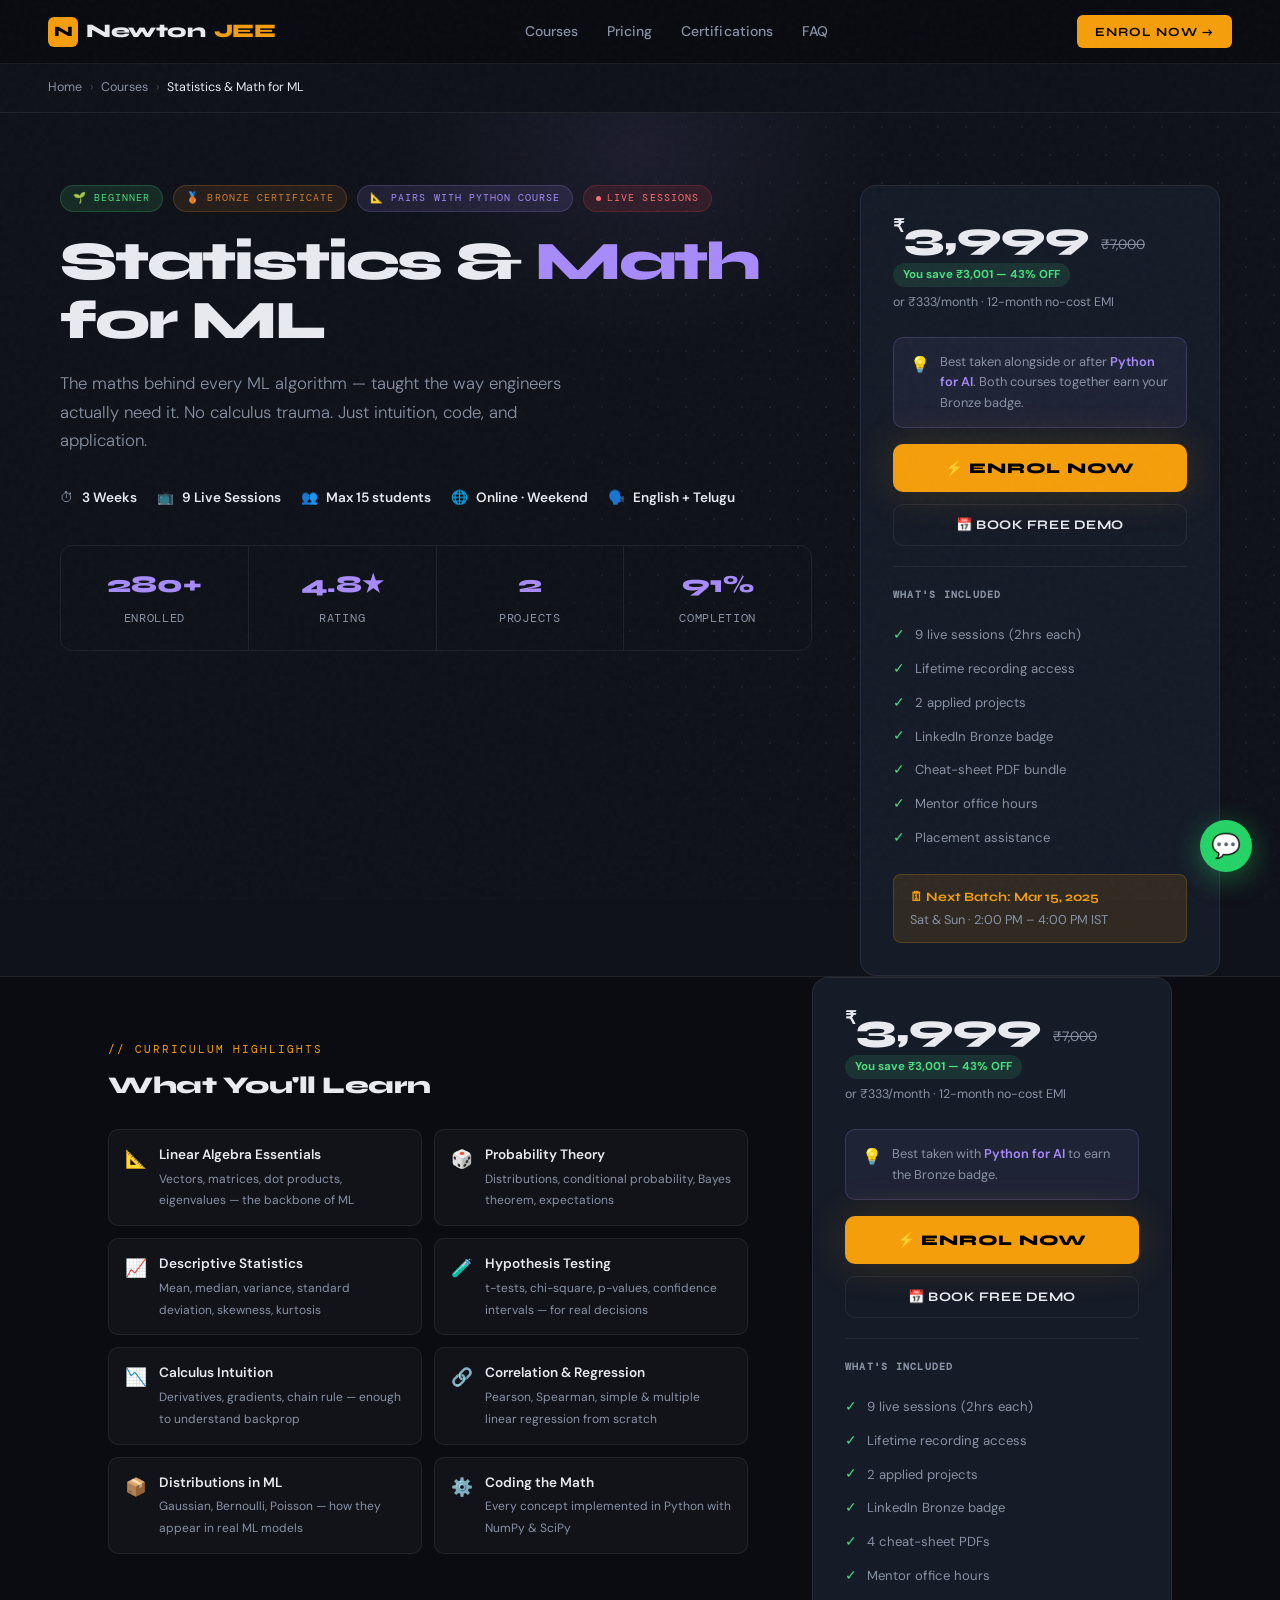
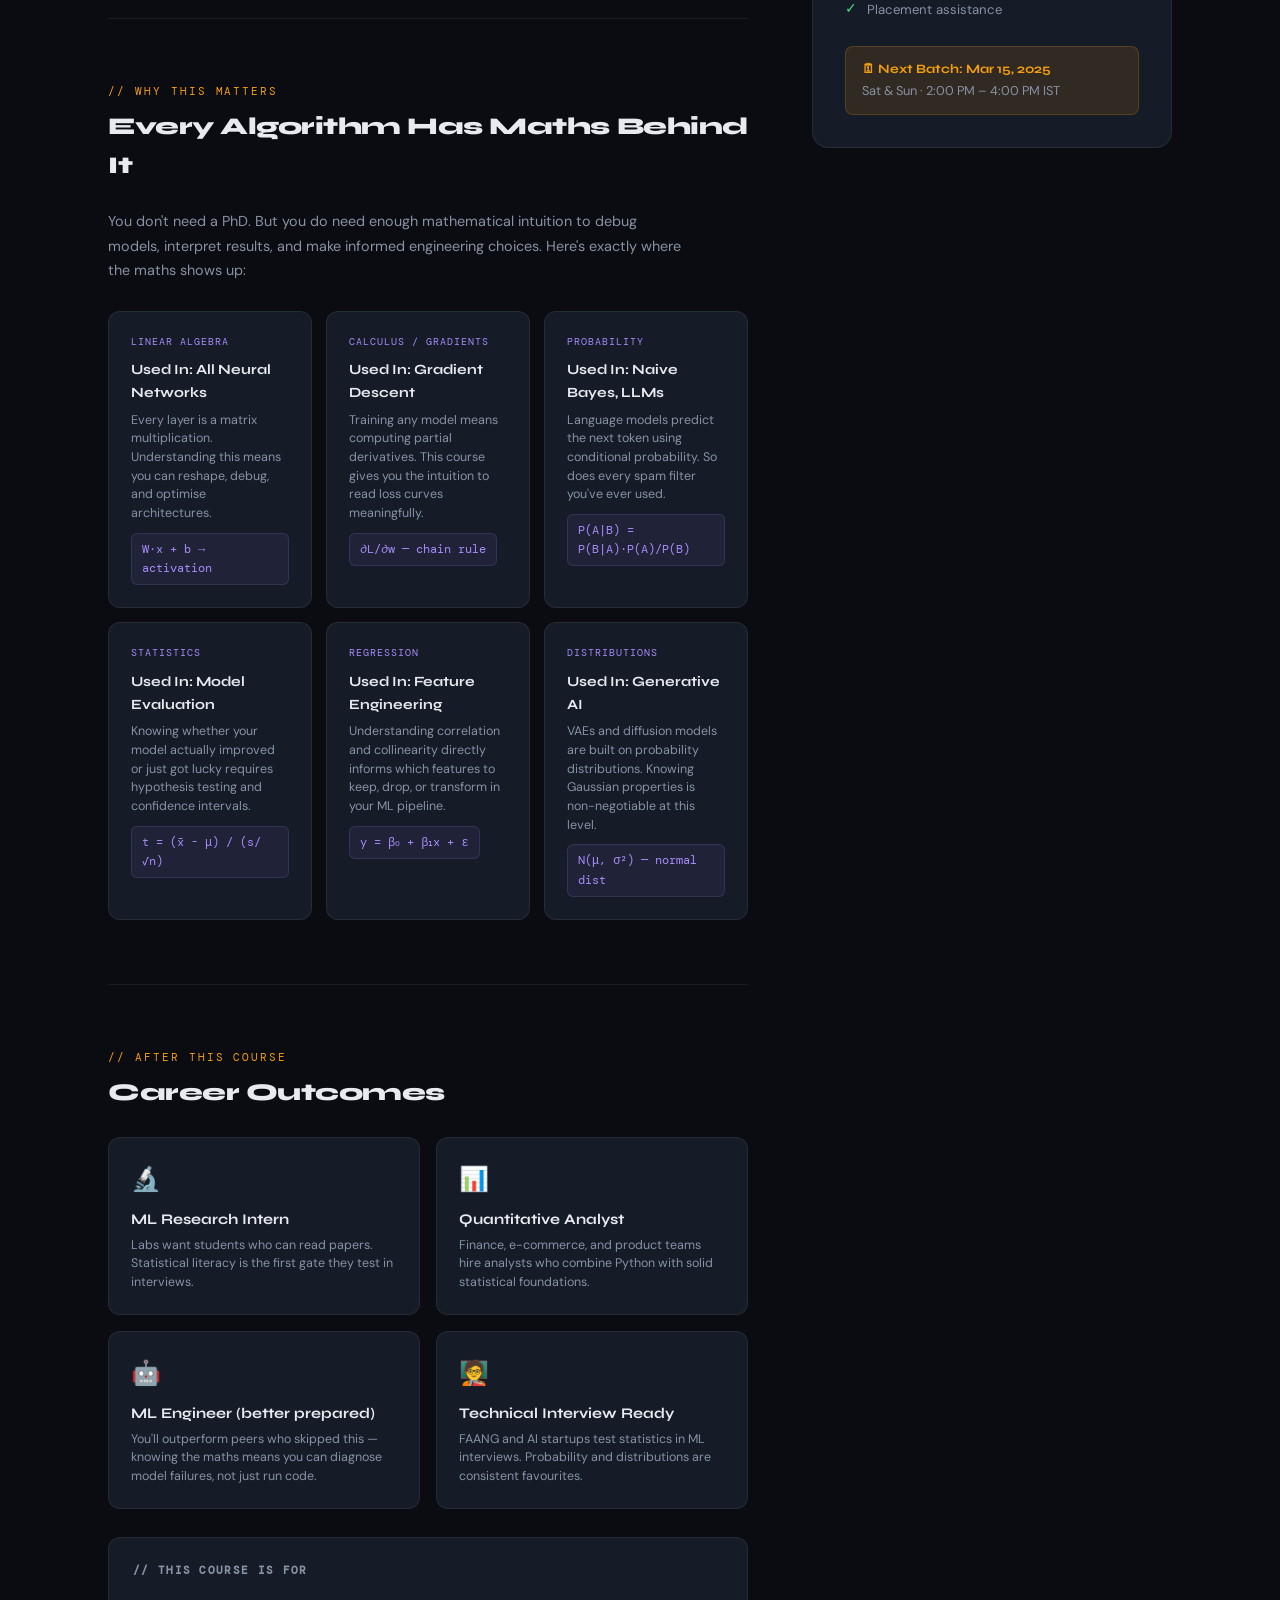
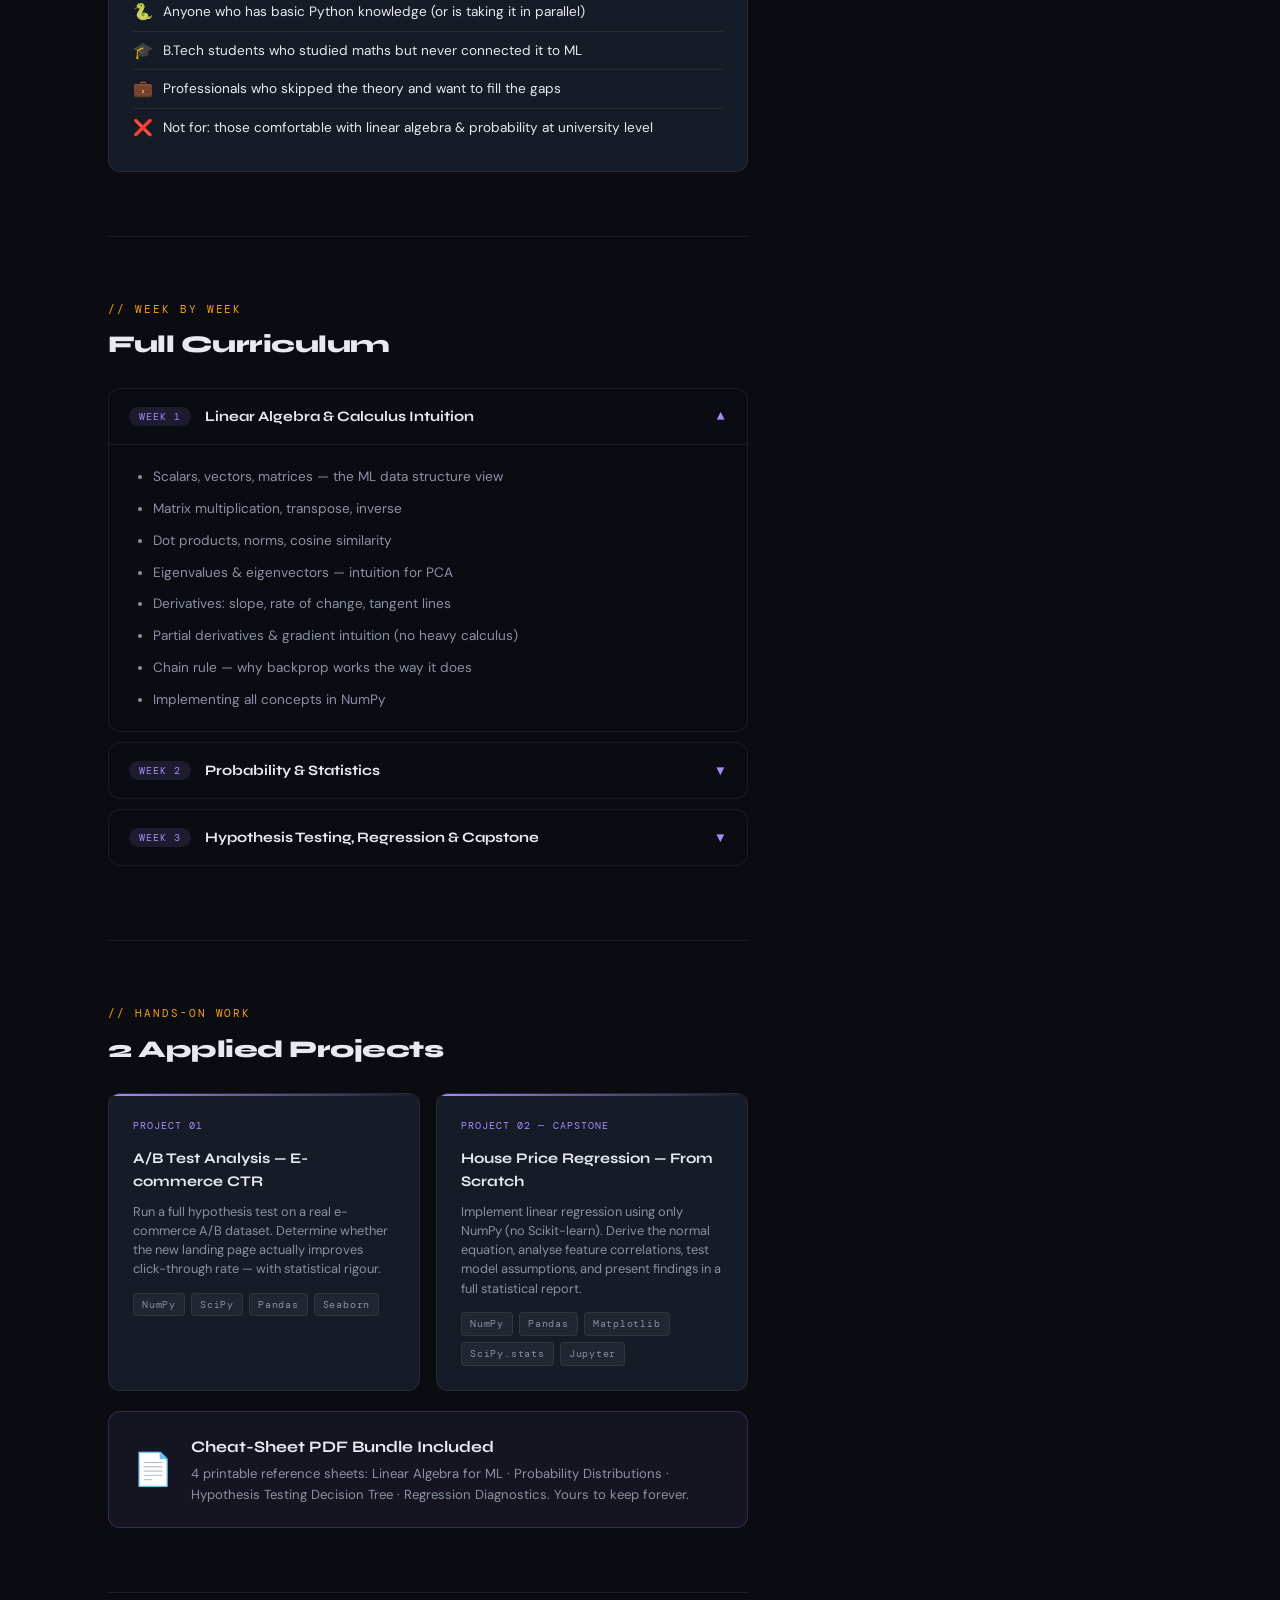
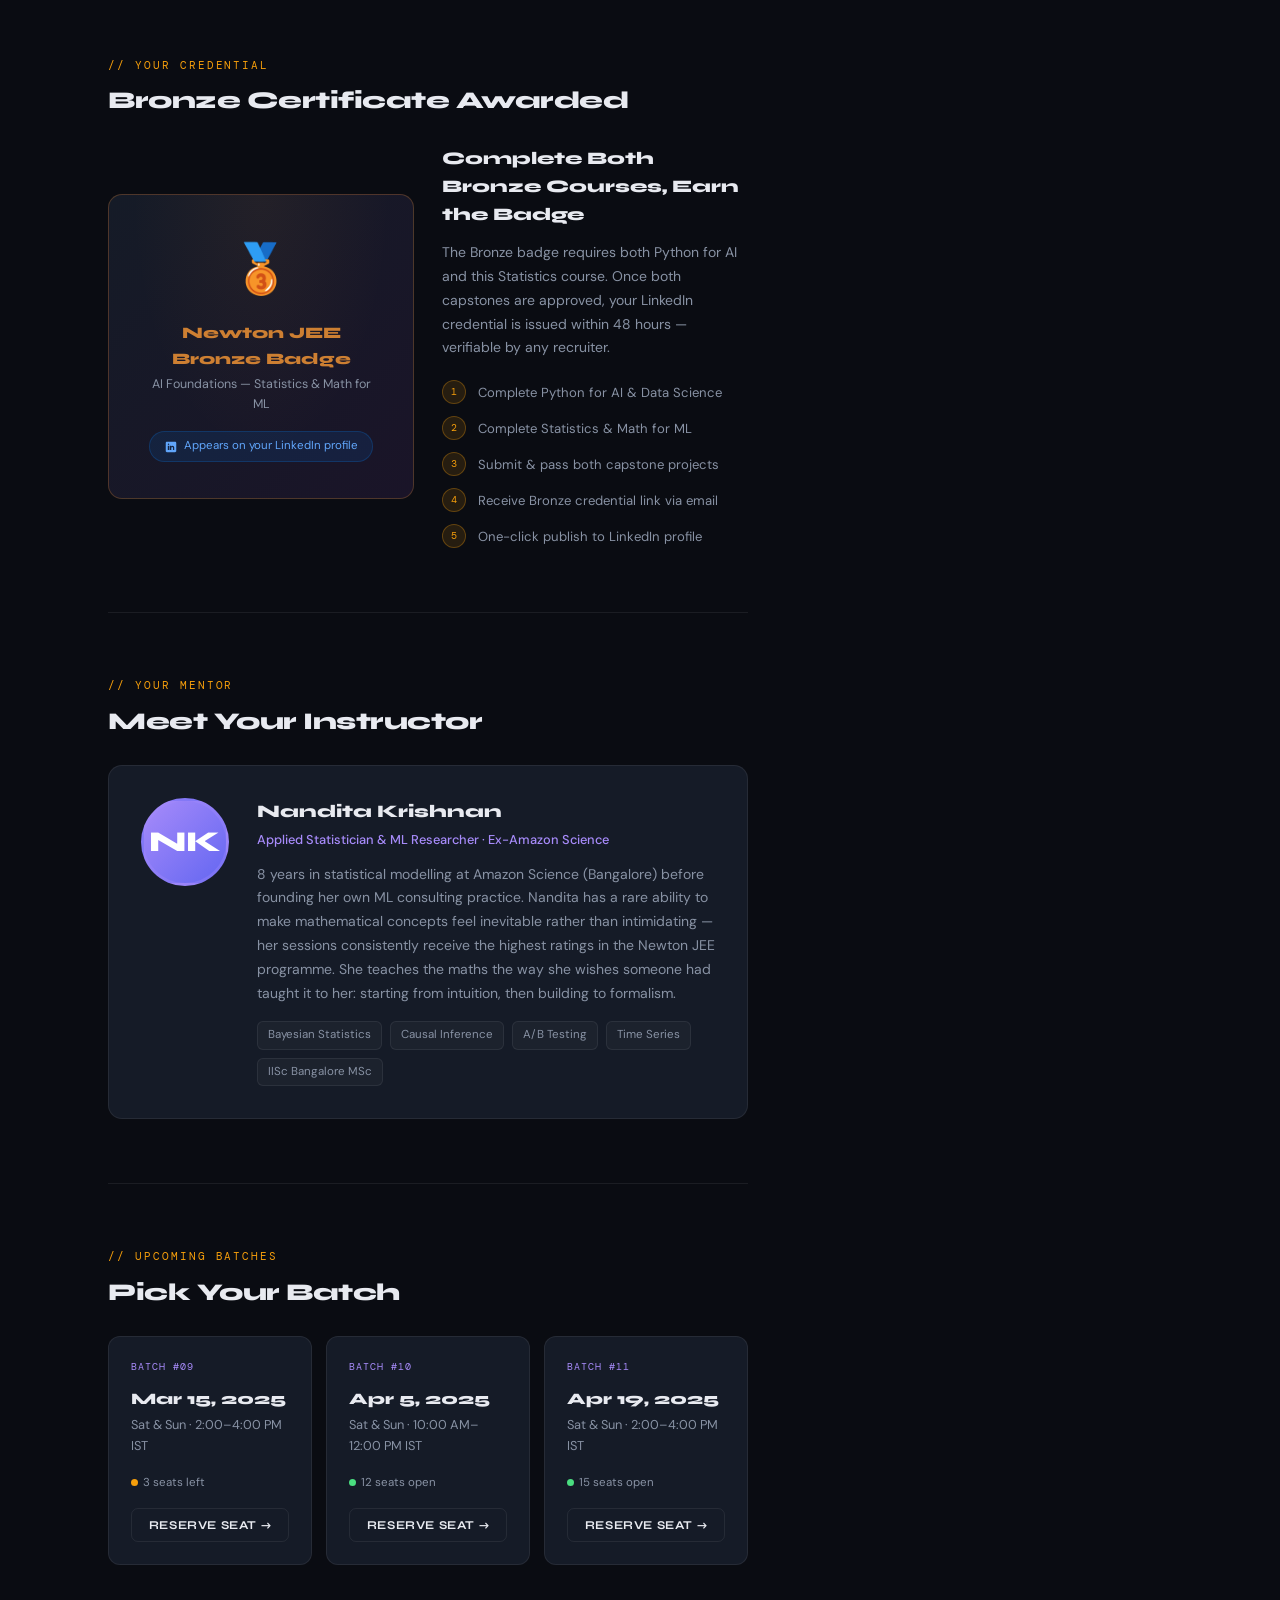
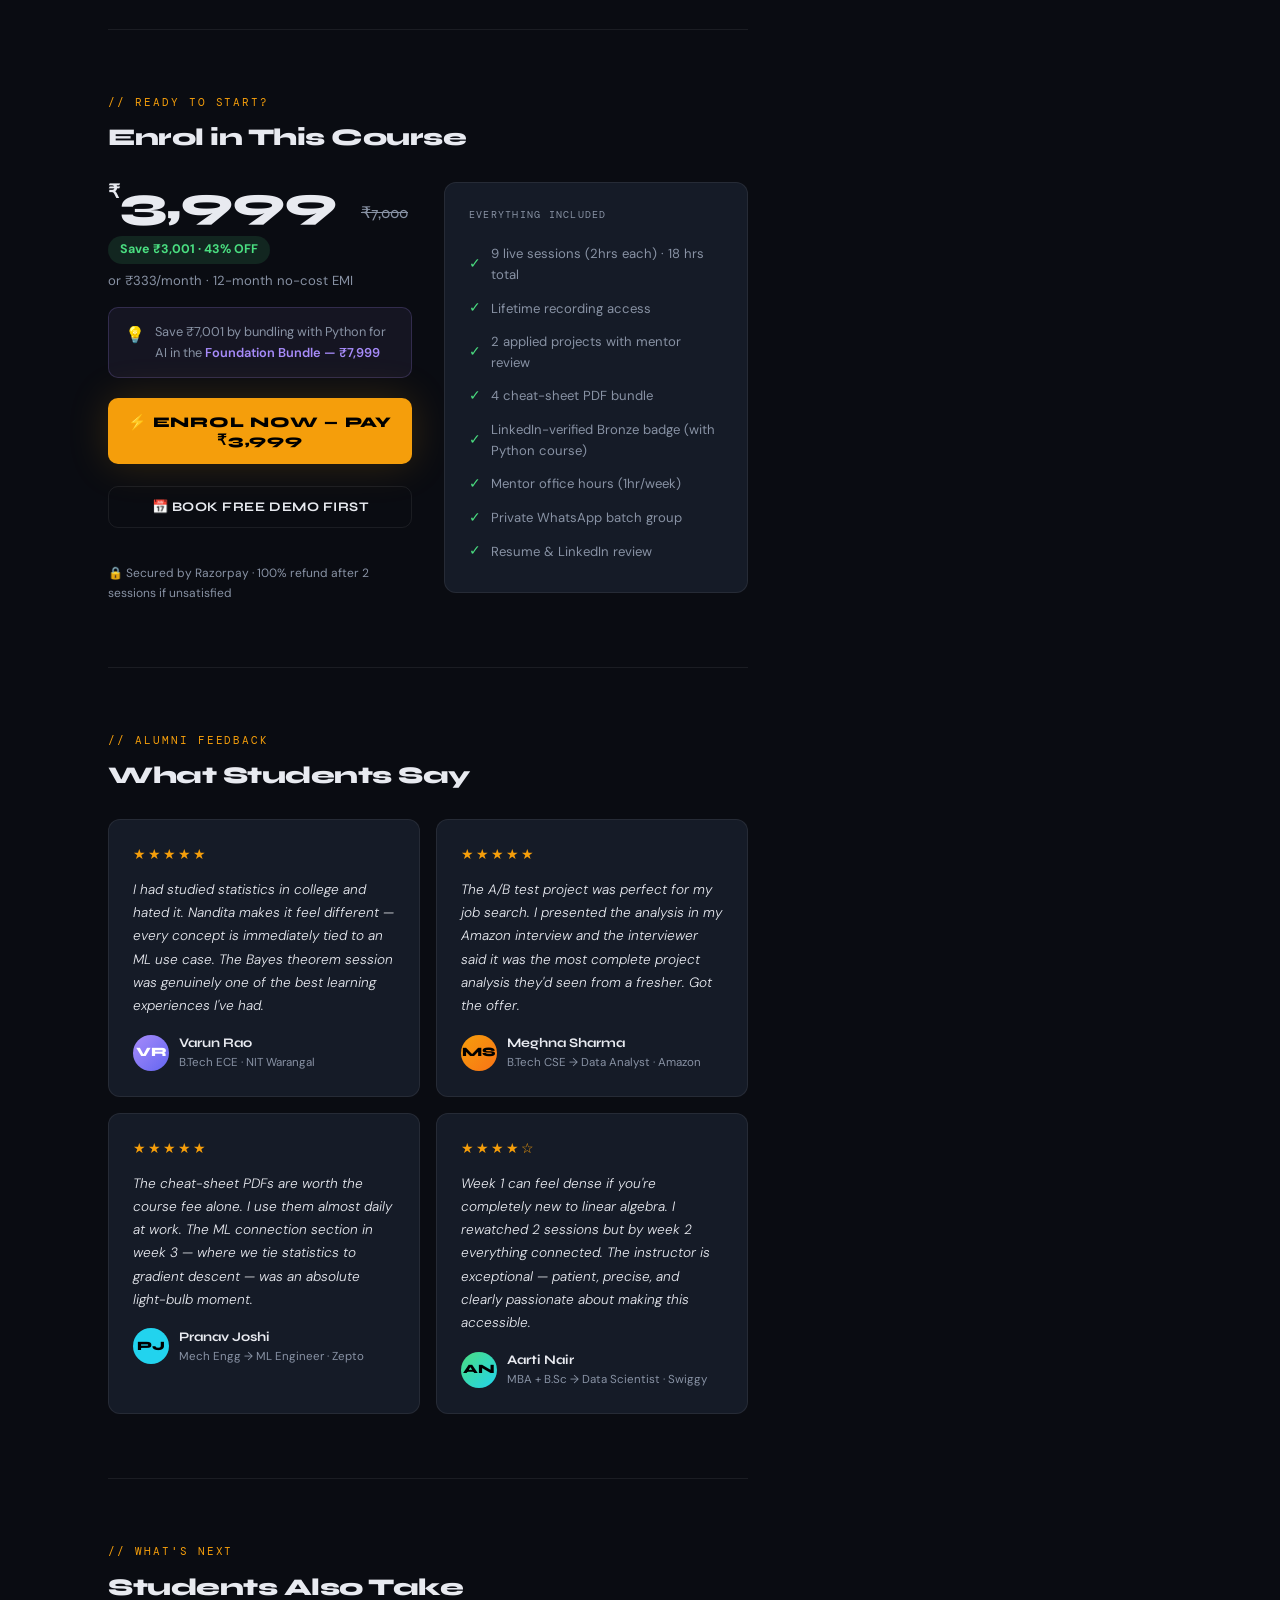
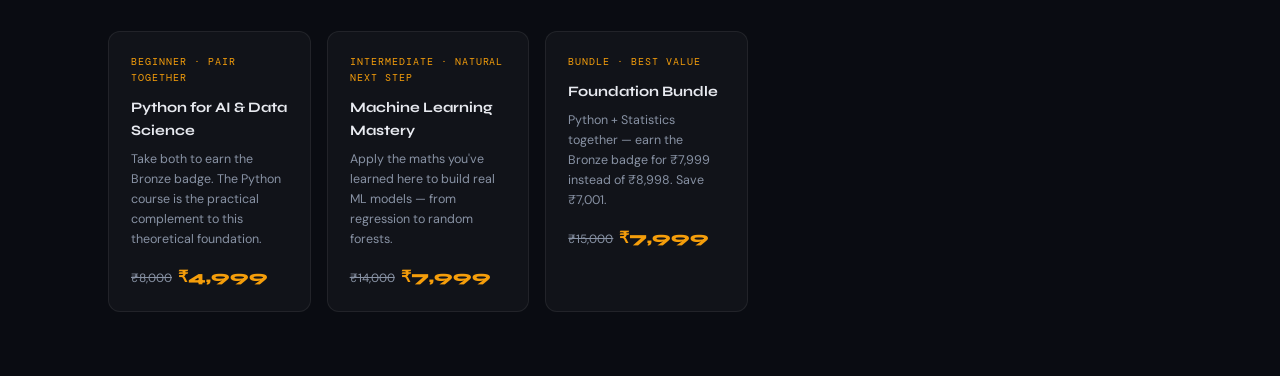
<file: course-statistics-math-ml.html>
<!DOCTYPE html>
<html lang="en">
<head>
<meta charset="UTF-8">
<meta name="viewport" content="width=device-width, initial-scale=1.0">
<title>Statistics & Math for ML — Newton JEE</title>
<link rel="preconnect" href="https://fonts.googleapis.com">
<link href="https://fonts.googleapis.com/css2?family=Syne:wght@400;600;700;800&family=DM+Sans:ital,wght@0,300;0,400;0,500;1,300&family=DM+Mono:wght@400;500&display=swap" rel="stylesheet">
<link rel="stylesheet" href="shared.css">
<style>
  :root {
    --bg: #0a0c12;
    --bg2: #0f1219;
    --bg3: #151b27;
    --amber: #f59e0b;
    --amber2: #fbbf24;
    --amber-glow: rgba(245,158,11,0.12);
    --cyan: #22d3ee;
    --green: #4ade80;
    --violet: #a78bfa;
    --text: #e8eaf0;
    --text-muted: #8892a4;
    --border: rgba(255,255,255,0.07);
    --card: rgba(255,255,255,0.03);
  }
  *, *::before, *::after { box-sizing: border-box; margin: 0; padding: 0; }
  html { scroll-behavior: smooth; }
  body {
    font-family: 'DM Sans', sans-serif;
    background: var(--bg);
    color: var(--text);
    overflow-x: hidden;
    line-height: 1.6;
  }
  body::before {
    content: '';
    position: fixed; inset: 0;
    background-image: url("data:image/svg+xml,%3Csvg viewBox='0 0 200 200' xmlns='http://www.w3.org/2000/svg'%3E%3Cfilter id='n'%3E%3CfeTurbulence type='fractalNoise' baseFrequency='0.85' numOctaves='4' stitchTiles='stitch'/%3E%3C/filter%3E%3Crect width='100%25' height='100%25' filter='url(%23n)' opacity='1'/%3E%3C/svg%3E");
    opacity: 0.022; pointer-events: none; z-index: 9999;
  }

  /* ── HEADER ── */
  header {
    position: sticky; top: 0; z-index: 100;
    background: rgba(10,12,18,0.92);
    backdrop-filter: blur(16px);
    border-bottom: 1px solid var(--border);
    padding: 0 48px; height: 64px;
    display: flex; align-items: center; justify-content: space-between;
  }
  .logo {
    font-family: 'Syne', sans-serif; font-weight: 800; font-size: 1.2rem;
    letter-spacing: -0.02em; display: flex; align-items: center; gap: 8px;
    text-decoration: none; color: var(--text);
  }
  .logo .acc { color: var(--amber); }
  .logo-icon {
    width: 30px; height: 30px; background: var(--amber); border-radius: 6px;
    display: flex; align-items: center; justify-content: center;
    font-size: 0.9rem; color: #000; font-weight: 900;
  }
  nav { display: flex; align-items: center; gap: 28px; }
  nav a { font-size: 0.875rem; font-weight: 500; color: var(--text-muted); text-decoration: none; transition: color 0.2s; }
  nav a:hover { color: var(--text); }
  .btn-header {
    background: var(--amber); color: #000;
    font-family: 'Syne', sans-serif; font-weight: 700;
    font-size: 0.78rem; letter-spacing: 0.08em; text-transform: uppercase;
    padding: 9px 18px; border-radius: 6px; text-decoration: none; transition: all 0.2s; border: none; cursor: pointer;
  }
  .btn-header:hover { background: var(--amber2); }

  /* ── BREADCRUMB ── */
  .breadcrumb {
    padding: 14px 48px;
    background: var(--bg2);
    border-bottom: 1px solid var(--border);
    font-size: 0.78rem; color: var(--text-muted);
    display: flex; align-items: center; gap: 8px;
  }
  .breadcrumb a { color: var(--text-muted); text-decoration: none; }
  .breadcrumb a:hover { color: var(--amber); }
  .breadcrumb .sep { opacity: 0.4; }
  .breadcrumb .current { color: var(--text); }

  /* ── COURSE HERO ── */
  .course-hero {
    position: relative;
    padding: 72px 48px 0;
    overflow: hidden;
    background: var(--bg2);
    border-bottom: 1px solid var(--border);
  }
  /* Unique hero accent: subtle dot-matrix pattern for "math/data" feel */
  .hero-dots {
    position: absolute; inset: 0;
    background-image: radial-gradient(circle, rgba(167,139,250,0.18) 1px, transparent 1px);
    background-size: 28px 28px;
    mask-image: radial-gradient(ellipse 65% 90% at 80% 40%, black, transparent 75%);
    pointer-events: none;
  }
  .hero-glow {
    position: absolute; top: -20%; right: 10%; width: 520px; height: 420px;
    background: radial-gradient(ellipse, rgba(167,139,250,0.09), transparent 65%);
    pointer-events: none;
  }
  .hero-layout {
    position: relative;
    display: grid;
    grid-template-columns: 1fr 360px;
    gap: 48px;
    max-width: 1160px;
    margin: 0 auto;
    align-items: start;
  }
  .hero-left { padding-bottom: 72px; animation: fadeUp 0.7s ease both; }
  @keyframes fadeUp { from{opacity:0;transform:translateY(22px)} to{opacity:1;transform:translateY(0)} }

  .course-badge-row { display: flex; align-items: center; gap: 10px; margin-bottom: 20px; flex-wrap: wrap; }
  .badge {
    display: inline-flex; align-items: center; gap: 6px;
    font-family: 'DM Mono', monospace; font-size: 0.65rem;
    letter-spacing: 0.1em; text-transform: uppercase;
    padding: 4px 12px; border-radius: 100px;
  }
  .badge.beginner  { background: rgba(74,222,128,0.12); color: var(--green); border: 1px solid rgba(74,222,128,0.2); }
  .badge.bronze    { background: rgba(205,127,50,0.12); color: #cd7f32; border: 1px solid rgba(205,127,50,0.25); }
  .badge.prereq    { background: rgba(167,139,250,0.12); color: var(--violet); border: 1px solid rgba(167,139,250,0.2); }
  .badge.live      { background: rgba(239,68,68,0.12); color: #f87171; border: 1px solid rgba(239,68,68,0.2); }
  .badge .dot      { width: 5px; height: 5px; border-radius: 50%; background: currentColor; animation: pulse 2s infinite; }
  @keyframes pulse { 0%,100%{opacity:1} 50%{opacity:0.3} }

  .course-hero h1 {
    font-family: 'Syne', sans-serif;
    font-size: clamp(2rem, 4.5vw, 3.4rem);
    font-weight: 800; letter-spacing: -0.04em; line-height: 1.1; margin-bottom: 18px;
  }
  .course-hero h1 span { color: var(--violet); }
  .course-tagline { font-size: 1.05rem; color: var(--text-muted); font-weight: 300; max-width: 520px; margin-bottom: 32px; line-height: 1.7; }

  .meta-pills { display: flex; gap: 20px; flex-wrap: wrap; margin-bottom: 36px; }
  .meta-pill { display: flex; align-items: center; gap: 8px; font-size: 0.85rem; color: var(--text-muted); }
  .meta-pill strong { color: var(--text); font-weight: 600; }

  .hero-stats { display: flex; gap: 0; border: 1px solid var(--border); border-radius: 12px; overflow: hidden; }
  .hstat { flex: 1; padding: 20px; border-right: 1px solid var(--border); text-align: center; }
  .hstat:last-child { border-right: none; }
  .hstat .num { font-family: 'Syne', sans-serif; font-size: 1.5rem; font-weight: 800; color: var(--violet); display: block; }
  .hstat .lbl { font-size: 0.72rem; color: var(--text-muted); text-transform: uppercase; letter-spacing: 0.06em; font-family: 'DM Mono', monospace; }

  /* ── ENROL CARD ── */
  .enrol-card {
    background: var(--bg3);
    border: 1px solid var(--border);
    border-radius: 16px; padding: 32px;
    position: sticky; top: 80px;
    animation: fadeUp 0.6s 0.2s ease both;
  }
  .enrol-fee { font-family: 'Syne', sans-serif; font-size: 2.4rem; font-weight: 800; line-height: 1; }
  .enrol-fee sup { font-size: 1.1rem; vertical-align: top; margin-top: 8px; }
  .enrol-mrp { font-size: 0.85rem; color: var(--text-muted); text-decoration: line-through; margin-left: 8px; }
  .enrol-save {
    display: inline-block; background: rgba(74,222,128,0.12); color: var(--green);
    font-size: 0.72rem; font-weight: 700; padding: 3px 10px; border-radius: 100px; margin: 6px 0;
  }
  .enrol-emi { font-size: 0.78rem; color: var(--text-muted); margin-bottom: 24px; }
  .btn-enrol-main {
    width: 100%; padding: 15px; background: var(--amber); color: #000;
    font-family: 'Syne', sans-serif; font-weight: 800; font-size: 0.92rem;
    letter-spacing: 0.05em; text-transform: uppercase; border: none;
    border-radius: 10px; cursor: pointer; transition: all 0.2s; margin-bottom: 12px;
    box-shadow: 0 0 40px rgba(245,158,11,0.18);
  }
  .btn-enrol-main:hover { background: var(--amber2); transform: translateY(-2px); box-shadow: 0 8px 40px rgba(245,158,11,0.32); }
  .btn-demo-sm {
    width: 100%; padding: 12px; background: transparent;
    border: 1px solid var(--border); color: var(--text);
    font-family: 'Syne', sans-serif; font-weight: 700; font-size: 0.82rem;
    letter-spacing: 0.04em; text-transform: uppercase; border-radius: 10px; cursor: pointer;
    transition: all 0.2s; margin-bottom: 20px;
  }
  .btn-demo-sm:hover { border-color: var(--amber); color: var(--amber); }
  .card-includes { border-top: 1px solid var(--border); padding-top: 20px; }
  .card-includes h5 {
    font-family: 'DM Mono', monospace; font-size: 0.65rem; letter-spacing: 0.12em;
    text-transform: uppercase; color: var(--text-muted); margin-bottom: 14px;
  }
  .include-row { display: flex; align-items: center; gap: 10px; font-size: 0.82rem; color: var(--text-muted); padding: 6px 0; }
  .include-row .ck { color: var(--green); font-size: 0.85rem; flex-shrink: 0; }
  .next-batch {
    margin-top: 20px; background: var(--amber-glow);
    border: 1px solid rgba(245,158,11,0.2); border-radius: 8px; padding: 12px 16px; font-size: 0.8rem;
  }
  .next-batch strong { color: var(--amber); display: block; margin-bottom: 2px; font-family: 'Syne', sans-serif; }
  .next-batch span { color: var(--text-muted); }

  /* prereq callout */
  .prereq-box {
    background: rgba(167,139,250,0.07);
    border: 1px solid rgba(167,139,250,0.2);
    border-radius: 10px; padding: 14px 16px;
    font-size: 0.8rem; color: var(--text-muted);
    display: flex; align-items: flex-start; gap: 10px;
    margin-bottom: 16px;
  }
  .prereq-box .pi { font-size: 1rem; flex-shrink: 0; }
  .prereq-box a { color: var(--violet); text-decoration: none; font-weight: 600; }
  .prereq-box a:hover { text-decoration: underline; }

  /* ── BODY ── */
  .page-body { max-width: 1160px; margin: 0 auto; padding: 0 48px; }
  .content-grid { display: grid; grid-template-columns: 1fr 360px; gap: 64px; align-items: start; }
  .content-main { min-width: 0; }
  .content-side { position: sticky; top: 80px; }

  section.body-section { padding: 64px 0; border-bottom: 1px solid var(--border); }
  section.body-section:last-child { border-bottom: none; }
  .sec-label { font-family: 'DM Mono', monospace; font-size: 0.68rem; letter-spacing: 0.18em; text-transform: uppercase; color: var(--amber); margin-bottom: 8px; }
  .sec-title { font-family: 'Syne', sans-serif; font-size: 1.5rem; font-weight: 800; letter-spacing: -0.02em; margin-bottom: 24px; }

  /* ── LEARN GRID ── */
  .learn-grid { display: grid; grid-template-columns: 1fr 1fr; gap: 12px; }
  .learn-item {
    display: flex; align-items: flex-start; gap: 12px;
    background: var(--card); border: 1px solid var(--border); border-radius: 10px;
    padding: 14px 16px; font-size: 0.85rem; transition: border-color 0.2s;
  }
  .learn-item:hover { border-color: rgba(167,139,250,0.25); }
  .learn-item .li-icon { font-size: 1.1rem; flex-shrink: 0; margin-top: 1px; }
  .learn-item .li-text strong { display: block; font-weight: 600; font-size: 0.85rem; margin-bottom: 2px; }
  .learn-item .li-text span { font-size: 0.75rem; color: var(--text-muted); }

  /* ── CONCEPT MAP (unique to this page) ── */
  .concept-map {
    background: var(--bg3); border: 1px solid var(--border); border-radius: 14px;
    padding: 32px; margin-bottom: 0;
  }
  .concept-map h4 { font-family: 'Syne', sans-serif; font-size: 0.92rem; font-weight: 700; margin-bottom: 20px; color: var(--text-muted); }
  .concept-flow { display: flex; align-items: center; flex-wrap: wrap; gap: 0; }
  .concept-node {
    background: var(--bg2); border: 1px solid var(--border); border-radius: 8px;
    padding: 10px 16px; font-size: 0.8rem; font-family: 'DM Mono', monospace;
    text-align: center; min-width: 110px;
  }
  .concept-node .cn-label { color: var(--text-muted); font-size: 0.62rem; display: block; margin-bottom: 4px; text-transform: uppercase; letter-spacing: 0.08em; }
  .concept-node .cn-title { color: var(--text); font-size: 0.78rem; }
  .concept-node.highlight { border-color: rgba(167,139,250,0.4); background: rgba(167,139,250,0.06); }
  .concept-node.highlight .cn-title { color: var(--violet); }
  .concept-arrow { color: var(--text-muted); font-size: 1rem; padding: 0 6px; }

  /* ── OUTCOMES ── */
  .outcomes-grid { display: grid; grid-template-columns: 1fr 1fr; gap: 16px; margin-bottom: 28px; }
  .outcome-card {
    background: var(--bg3); border: 1px solid var(--border); border-radius: 12px;
    padding: 22px; transition: all 0.2s;
  }
  .outcome-card:hover { border-color: rgba(167,139,250,0.25); }
  .outcome-icon { font-size: 1.5rem; margin-bottom: 10px; display: block; }
  .outcome-card h4 { font-family: 'Syne', sans-serif; font-size: 0.92rem; font-weight: 700; margin-bottom: 4px; }
  .outcome-card p { font-size: 0.78rem; color: var(--text-muted); line-height: 1.5; }

  .who-for { background: var(--bg3); border: 1px solid var(--border); border-radius: 12px; padding: 24px; margin-top: 20px; }
  .who-for h4 { font-family: 'DM Mono', monospace; font-size: 0.68rem; letter-spacing: 0.12em; text-transform: uppercase; color: var(--text-muted); margin-bottom: 14px; }
  .who-row { display: flex; align-items: center; gap: 10px; font-size: 0.85rem; padding: 6px 0; border-bottom: 1px solid var(--border); }
  .who-row:last-child { border-bottom: none; }
  .who-row .wi { font-size: 1rem; flex-shrink: 0; }

  /* ── CURRICULUM ── */
  .week-item { border: 1px solid var(--border); border-radius: 12px; margin-bottom: 10px; overflow: hidden; }
  .week-header {
    width: 100%; background: none; border: none; color: var(--text);
    padding: 18px 20px; cursor: pointer;
    display: flex; align-items: center; gap: 14px; text-align: left; transition: background 0.2s;
  }
  .week-header:hover { background: rgba(255,255,255,0.02); }
  .week-num {
    font-family: 'DM Mono', monospace; font-size: 0.65rem; letter-spacing: 0.1em;
    background: rgba(167,139,250,0.12); color: var(--violet); padding: 3px 10px;
    border-radius: 100px; white-space: nowrap; flex-shrink: 0;
  }
  .week-title { font-family: 'Syne', sans-serif; font-size: 0.9rem; font-weight: 700; flex: 1; }
  .week-ch { color: var(--violet); transition: transform 0.3s; margin-left: auto; flex-shrink: 0; }
  .week-item.open .week-ch { transform: rotate(180deg); }
  .week-body { max-height: 0; overflow: hidden; transition: max-height 0.35s ease; }
  .week-item.open .week-body { max-height: 400px; border-top: 1px solid var(--border); }
  .week-body ul { padding: 16px 20px 16px 44px; }
  .week-body li { font-size: 0.85rem; color: var(--text-muted); padding: 5px 0; list-style: disc; }

  /* ── PROJECTS ── */
  .projects-grid { display: grid; grid-template-columns: 1fr 1fr; gap: 16px; }
  .project-card {
    background: var(--bg3); border: 1px solid var(--border); border-radius: 12px;
    padding: 24px; position: relative; overflow: hidden; transition: all 0.25s;
  }
  .project-card:hover { border-color: rgba(167,139,250,0.3); transform: translateY(-3px); }
  .project-card::before {
    content: ''; position: absolute; top: 0; left: 0;
    width: 100%; height: 2px;
    background: linear-gradient(90deg, var(--violet), transparent);
  }
  .proj-number { font-family: 'DM Mono', monospace; font-size: 0.65rem; letter-spacing: 0.1em; color: var(--violet); margin-bottom: 12px; }
  .project-card h4 { font-family: 'Syne', sans-serif; font-size: 0.92rem; font-weight: 700; margin-bottom: 8px; }
  .project-card p { font-size: 0.8rem; color: var(--text-muted); margin-bottom: 14px; line-height: 1.5; }
  .tool-tags { display: flex; flex-wrap: wrap; gap: 6px; }
  .tool-tag {
    font-family: 'DM Mono', monospace; font-size: 0.62rem; letter-spacing: 0.08em;
    background: rgba(255,255,255,0.05); border: 1px solid var(--border);
    padding: 3px 8px; border-radius: 4px; color: var(--text-muted);
  }

  /* ── ML CONNECTION (unique section) ── */
  .ml-connect-grid { display: grid; grid-template-columns: repeat(3, 1fr); gap: 14px; }
  .mlc-card {
    background: var(--bg3); border: 1px solid var(--border); border-radius: 12px; padding: 22px;
    position: relative; overflow: hidden; transition: all 0.2s;
  }
  .mlc-card:hover { border-color: rgba(167,139,250,0.25); }
  .mlc-card::after {
    content: ''; position: absolute; bottom: 0; left: 0; right: 0; height: 2px;
    background: linear-gradient(90deg, var(--violet), transparent); opacity: 0; transition: opacity 0.3s;
  }
  .mlc-card:hover::after { opacity: 1; }
  .mlc-stat-label { font-family: 'DM Mono', monospace; font-size: 0.62rem; letter-spacing: 0.1em; color: var(--violet); text-transform: uppercase; margin-bottom: 10px; }
  .mlc-card h4 { font-family: 'Syne', sans-serif; font-size: 0.88rem; font-weight: 700; margin-bottom: 6px; }
  .mlc-card p { font-size: 0.78rem; color: var(--text-muted); line-height: 1.5; }
  .mlc-formula {
    margin-top: 10px; font-family: 'DM Mono', monospace; font-size: 0.75rem;
    color: var(--violet); background: rgba(167,139,250,0.08); border: 1px solid rgba(167,139,250,0.15);
    border-radius: 6px; padding: 6px 10px; display: inline-block;
  }

  /* ── CERTIFICATE ── */
  .cert-showcase { display: grid; grid-template-columns: 1fr 1fr; gap: 28px; align-items: center; }
  .cert-visual {
    background: linear-gradient(135deg, var(--bg3), #1a1428);
    border: 1px solid rgba(205,127,50,0.3);
    border-radius: 14px; padding: 36px; text-align: center; position: relative; overflow: hidden;
  }
  .cert-visual::before {
    content: '';
    position: absolute; inset: 0;
    background: radial-gradient(ellipse at top, rgba(205,127,50,0.07), transparent 60%);
  }
  .cert-emoji { font-size: 3rem; display: block; margin-bottom: 12px; position: relative; }
  .cert-visual h4 { font-family: 'Syne', sans-serif; font-size: 1rem; font-weight: 800; margin-bottom: 4px; position: relative; color: #cd7f32; }
  .cert-visual p { font-size: 0.78rem; color: var(--text-muted); position: relative; }
  .cert-li-badge {
    margin-top: 16px; display: inline-flex; align-items: center; gap: 6px;
    background: rgba(10,102,194,0.15); border: 1px solid rgba(10,102,194,0.3);
    border-radius: 100px; padding: 5px 14px; font-size: 0.72rem; color: #60a5fa; position: relative;
  }
  .cert-info h4 { font-family: 'Syne', sans-serif; font-size: 1.1rem; font-weight: 800; margin-bottom: 12px; }
  .cert-info p { font-size: 0.875rem; color: var(--text-muted); margin-bottom: 20px; line-height: 1.7; }
  .cert-steps { display: flex; flex-direction: column; gap: 12px; }
  .cert-step { display: flex; align-items: center; gap: 12px; font-size: 0.82rem; }
  .cert-step .cs-num {
    width: 24px; height: 24px; background: var(--amber-glow); border: 1px solid rgba(245,158,11,0.3);
    border-radius: 50%; display: flex; align-items: center; justify-content: center;
    font-family: 'DM Mono', monospace; font-size: 0.65rem; color: var(--amber); flex-shrink: 0;
  }
  .cert-step span { color: var(--text-muted); }

  /* ── INSTRUCTOR ── */
  .instructor-card {
    background: var(--bg3); border: 1px solid var(--border); border-radius: 14px; padding: 32px;
    display: grid; grid-template-columns: auto 1fr; gap: 28px; align-items: start;
  }
  .instructor-avatar {
    width: 88px; height: 88px; border-radius: 50%;
    background: linear-gradient(135deg, var(--violet), #6366f1);
    display: flex; align-items: center; justify-content: center;
    font-family: 'Syne', sans-serif; font-size: 1.8rem; font-weight: 800; color: #fff;
    flex-shrink: 0; border: 3px solid rgba(167,139,250,0.3);
  }
  .instructor-name { font-family: 'Syne', sans-serif; font-size: 1.1rem; font-weight: 800; margin-bottom: 4px; }
  .instructor-role { font-size: 0.8rem; color: var(--violet); margin-bottom: 12px; font-weight: 500; }
  .instructor-bio { font-size: 0.875rem; color: var(--text-muted); line-height: 1.7; margin-bottom: 16px; }
  .instructor-tags { display: flex; flex-wrap: wrap; gap: 8px; }
  .inst-tag {
    font-size: 0.72rem; background: var(--card); border: 1px solid var(--border);
    padding: 4px 10px; border-radius: 6px; color: var(--text-muted);
  }

  /* ── SCHEDULE ── */
  .schedule-grid { display: grid; grid-template-columns: repeat(3, 1fr); gap: 14px; }
  .schedule-card {
    background: var(--bg3); border: 1px solid var(--border); border-radius: 12px; padding: 22px; transition: border-color 0.2s;
  }
  .schedule-card:hover { border-color: rgba(167,139,250,0.25); }
  .sch-batch { font-family: 'DM Mono', monospace; font-size: 0.65rem; letter-spacing: 0.1em; color: var(--violet); text-transform: uppercase; margin-bottom: 10px; }
  .sch-date { font-family: 'Syne', sans-serif; font-size: 1rem; font-weight: 800; margin-bottom: 4px; }
  .sch-time { font-size: 0.8rem; color: var(--text-muted); margin-bottom: 12px; }
  .sch-seats { display: inline-flex; align-items: center; gap: 5px; font-size: 0.72rem; color: var(--text-muted); }
  .seat-dot { width: 7px; height: 7px; border-radius: 50%; }
  .seat-dot.open { background: var(--green); }
  .seat-dot.low  { background: var(--amber); }
  .sch-btn {
    width: 100%; margin-top: 14px; padding: 9px; border-radius: 7px; cursor: pointer;
    font-family: 'Syne', sans-serif; font-size: 0.75rem; font-weight: 700;
    letter-spacing: 0.05em; text-transform: uppercase; transition: all 0.2s;
    border: 1px solid var(--border); background: transparent; color: var(--text);
  }
  .sch-btn:hover { background: var(--amber); border-color: var(--amber); color: #000; }

  /* ── REVIEWS ── */
  .reviews-grid { display: grid; grid-template-columns: 1fr 1fr; gap: 16px; }
  .review-card {
    background: var(--bg3); border: 1px solid var(--border); border-radius: 12px; padding: 24px;
  }
  .review-stars { color: var(--amber); font-size: 0.85rem; letter-spacing: 2px; margin-bottom: 12px; }
  .review-card blockquote { font-size: 0.85rem; color: var(--text); line-height: 1.7; font-style: italic; font-weight: 300; margin-bottom: 16px; }
  .reviewer { display: flex; align-items: center; gap: 10px; }
  .rev-avatar {
    width: 36px; height: 36px; border-radius: 50%;
    display: flex; align-items: center; justify-content: center;
    font-family: 'Syne', sans-serif; font-size: 0.8rem; font-weight: 800;
    flex-shrink: 0;
  }
  .rev-name { font-family: 'Syne', sans-serif; font-size: 0.82rem; font-weight: 700; }
  .rev-role { font-size: 0.72rem; color: var(--text-muted); }

  /* ── RELATED ── */
  .related-grid { display: grid; grid-template-columns: repeat(3, 1fr); gap: 16px; }
  .related-card {
    background: var(--card); border: 1px solid var(--border); border-radius: 12px; padding: 22px;
    transition: all 0.25s; text-decoration: none; color: var(--text); display: block;
  }
  .related-card:hover { border-color: rgba(245,158,11,0.25); transform: translateY(-3px); }
  .rel-tag { font-family: 'DM Mono', monospace; font-size: 0.62rem; letter-spacing: 0.1em; color: var(--amber); text-transform: uppercase; margin-bottom: 10px; display: block; }
  .related-card h4 { font-family: 'Syne', sans-serif; font-size: 0.9rem; font-weight: 700; margin-bottom: 8px; }
  .related-card p { font-size: 0.78rem; color: var(--text-muted); margin-bottom: 14px; }
  .rel-price { font-family: 'Syne', sans-serif; font-size: 1rem; font-weight: 800; color: var(--amber); }
  .rel-mrp { font-size: 0.75rem; color: var(--text-muted); text-decoration: line-through; margin-right: 6px; }

  /* ── MOBILE STICKY BAR ── */
  .sticky-bottom {
    display: none; position: fixed; bottom: 0; left: 0; right: 0;
    background: rgba(10,12,18,0.97); backdrop-filter: blur(16px);
    border-top: 1px solid var(--border); padding: 14px 20px;
    z-index: 200; gap: 12px; align-items: center;
  }
  .sticky-price { font-family: 'Syne', sans-serif; font-size: 1.3rem; font-weight: 800; }

  /* ── REVEAL ── */
  .reveal { opacity: 0; transform: translateY(20px); transition: opacity 0.55s ease, transform 0.55s ease; }
  .reveal.visible { opacity: 1; transform: translateY(0); }

  .wa-float {
    position: fixed; bottom: 28px; right: 28px;
    width: 52px; height: 52px; background: #25d366; border-radius: 50%;
    display: flex; align-items: center; justify-content: center; font-size: 1.5rem;
    box-shadow: 0 6px 28px rgba(37,211,102,0.4); text-decoration: none; z-index: 200;
    animation: floatBounce 3s ease-in-out infinite;
  }
  @keyframes floatBounce { 0%,100%{ transform:translateY(0) } 50%{ transform:translateY(-5px) } }

  @media (max-width: 960px) {
    .hero-layout { grid-template-columns: 1fr; }
    .enrol-card { position: static; display: none; }
    .content-grid { grid-template-columns: 1fr; }
    .content-side { display: none; }
    .sticky-bottom { display: flex; }
    .course-hero, .page-body { padding-left: 24px; padding-right: 24px; }
    header, .breadcrumb { padding-left: 24px; padding-right: 24px; }
    nav { display: none; }
    .learn-grid, .outcomes-grid, .projects-grid, .cert-showcase, .reviews-grid { grid-template-columns: 1fr; }
    .schedule-grid, .ml-connect-grid { grid-template-columns: 1fr 1fr; }
    .related-grid { grid-template-columns: 1fr; }
    .hero-left { padding-bottom: 40px; }
  }
  @media (max-width: 580px) {
    .schedule-grid, .ml-connect-grid { grid-template-columns: 1fr; }
    .concept-flow { gap: 4px; }
  }
</style>
</head>
<body>

<!-- HEADER -->
<header>
  <a href="newtonjee-homepage.html" class="logo"><div class="logo-icon">N</div>Newton<span class="accent">JEE</span></a>
  <nav>
    <a href="newtonjee-homepage.html#courses">Courses</a>
    <a href="newtonjee-pricing.html">Pricing</a>
    <a href="newtonjee-homepage.html#certifications">Certifications</a>
    <a href="newtonjee-homepage.html#faq">FAQ</a>
  </nav>
  <button class="menu-toggle">☰</button>
  <button class="btn-header" onclick="document.getElementById('enrol-section').scrollIntoView({behavior:'smooth'})">Enrol Now →</button>
</header>

<!-- BREADCRUMB -->
<div class="breadcrumb">
  <a href="newtonjee-homepage.html">Home</a><span class="sep">›</span>
  <a href="newtonjee-homepage.html#courses">Courses</a><span class="sep">›</span>
  <span class="current">Statistics & Math for ML</span>
</div>

<!-- COURSE HERO -->
<div class="course-hero">
  <div class="hero-dots"></div>
  <div class="hero-glow"></div>
  <div class="hero-layout">
    <div class="hero-left">
      <div class="course-badge-row">
        <span class="badge beginner">🌱 Beginner</span>
        <span class="badge bronze">🥉 Bronze Certificate</span>
        <span class="badge prereq">📐 Pairs with Python Course</span>
        <span class="badge live"><span class="dot"></span> Live Sessions</span>
      </div>
      <h1>Statistics & <span>Math</span><br>for ML</h1>
      <p class="course-tagline">The maths behind every ML algorithm — taught the way engineers actually need it. No calculus trauma. Just intuition, code, and application.</p>
      <div class="meta-pills">
        <div class="meta-pill">⏱ <strong>3 Weeks</strong></div>
        <div class="meta-pill">📺 <strong>9 Live Sessions</strong></div>
        <div class="meta-pill">👥 <strong>Max 15 students</strong></div>
        <div class="meta-pill">🌐 <strong>Online · Weekend</strong></div>
        <div class="meta-pill">🗣️ <strong>English + Telugu</strong></div>
      </div>
      <div class="hero-stats">
        <div class="hstat"><span class="num">280+</span><span class="lbl">Enrolled</span></div>
        <div class="hstat"><span class="num">4.8★</span><span class="lbl">Rating</span></div>
        <div class="hstat"><span class="num">2</span><span class="lbl">Projects</span></div>
        <div class="hstat"><span class="num">91%</span><span class="lbl">Completion</span></div>
      </div>
    </div>

    <!-- ENROL CARD -->
    <div class="enrol-card">
      <div>
        <span class="enrol-fee"><sup>₹</sup>3,999</span>
        <span class="enrol-mrp">₹7,000</span>
      </div>
      <div><span class="enrol-save">You save ₹3,001 — 43% OFF</span></div>
      <div class="enrol-emi">or ₹333/month · 12-month no-cost EMI</div>
      <div class="prereq-box">
        <span class="pi">💡</span>
        <span>Best taken alongside or after <a href="/courses/python-for-ai">Python for AI</a>. Both courses together earn your Bronze badge.</span>
      </div>
      <button class="btn-enrol-main">⚡ Enrol Now</button>
      <button class="btn-demo-sm">📅 Book Free Demo</button>
      <div class="card-includes">
        <h5>What's Included</h5>
        <div class="include-row"><span class="ck">✓</span> 9 live sessions (2hrs each)</div>
        <div class="include-row"><span class="ck">✓</span> Lifetime recording access</div>
        <div class="include-row"><span class="ck">✓</span> 2 applied projects</div>
        <div class="include-row"><span class="ck">✓</span> LinkedIn Bronze badge</div>
        <div class="include-row"><span class="ck">✓</span> Cheat-sheet PDF bundle</div>
        <div class="include-row"><span class="ck">✓</span> Mentor office hours</div>
        <div class="include-row"><span class="ck">✓</span> Placement assistance</div>
      </div>
      <div class="next-batch">
        <strong>🗓 Next Batch: Mar 15, 2025</strong>
        <span>Sat & Sun · 2:00 PM – 4:00 PM IST</span>
      </div>
    </div>
  </div>
</div>

<!-- PAGE BODY -->
<div class="page-body">
  <div class="content-grid">
    <div class="content-main">

      <!-- WHAT YOU'LL LEARN -->
      <section class="body-section reveal">
        <div class="sec-label">// Curriculum Highlights</div>
        <div class="sec-title">What You'll Learn</div>
        <div class="learn-grid">
          <div class="learn-item">
            <span class="li-icon">📐</span>
            <div class="li-text"><strong>Linear Algebra Essentials</strong><span>Vectors, matrices, dot products, eigenvalues — the backbone of ML</span></div>
          </div>
          <div class="learn-item">
            <span class="li-icon">🎲</span>
            <div class="li-text"><strong>Probability Theory</strong><span>Distributions, conditional probability, Bayes theorem, expectations</span></div>
          </div>
          <div class="learn-item">
            <span class="li-icon">📈</span>
            <div class="li-text"><strong>Descriptive Statistics</strong><span>Mean, median, variance, standard deviation, skewness, kurtosis</span></div>
          </div>
          <div class="learn-item">
            <span class="li-icon">🧪</span>
            <div class="li-text"><strong>Hypothesis Testing</strong><span>t-tests, chi-square, p-values, confidence intervals — for real decisions</span></div>
          </div>
          <div class="learn-item">
            <span class="li-icon">📉</span>
            <div class="li-text"><strong>Calculus Intuition</strong><span>Derivatives, gradients, chain rule — enough to understand backprop</span></div>
          </div>
          <div class="learn-item">
            <span class="li-icon">🔗</span>
            <div class="li-text"><strong>Correlation & Regression</strong><span>Pearson, Spearman, simple & multiple linear regression from scratch</span></div>
          </div>
          <div class="learn-item">
            <span class="li-icon">📦</span>
            <div class="li-text"><strong>Distributions in ML</strong><span>Gaussian, Bernoulli, Poisson — how they appear in real ML models</span></div>
          </div>
          <div class="learn-item">
            <span class="li-icon">⚙️</span>
            <div class="li-text"><strong>Coding the Math</strong><span>Every concept implemented in Python with NumPy & SciPy</span></div>
          </div>
        </div>
      </section>

      <!-- WHY MATH MATTERS (unique section) -->
      <section class="body-section reveal">
        <div class="sec-label">// Why This Matters</div>
        <div class="sec-title">Every Algorithm Has Maths Behind It</div>
        <p style="color:var(--text-muted); font-size:0.9rem; margin-bottom:28px; line-height:1.7; max-width:580px;">You don't need a PhD. But you do need enough mathematical intuition to debug models, interpret results, and make informed engineering choices. Here's exactly where the maths shows up:</p>
        <div class="ml-connect-grid">
          <div class="mlc-card">
            <div class="mlc-stat-label">Linear Algebra</div>
            <h4>Used In: All Neural Networks</h4>
            <p>Every layer is a matrix multiplication. Understanding this means you can reshape, debug, and optimise architectures.</p>
            <div class="mlc-formula">W·x + b → activation</div>
          </div>
          <div class="mlc-card">
            <div class="mlc-stat-label">Calculus / Gradients</div>
            <h4>Used In: Gradient Descent</h4>
            <p>Training any model means computing partial derivatives. This course gives you the intuition to read loss curves meaningfully.</p>
            <div class="mlc-formula">∂L/∂w — chain rule</div>
          </div>
          <div class="mlc-card">
            <div class="mlc-stat-label">Probability</div>
            <h4>Used In: Naive Bayes, LLMs</h4>
            <p>Language models predict the next token using conditional probability. So does every spam filter you've ever used.</p>
            <div class="mlc-formula">P(A|B) = P(B|A)·P(A)/P(B)</div>
          </div>
          <div class="mlc-card">
            <div class="mlc-stat-label">Statistics</div>
            <h4>Used In: Model Evaluation</h4>
            <p>Knowing whether your model actually improved or just got lucky requires hypothesis testing and confidence intervals.</p>
            <div class="mlc-formula">t = (x̄ - μ) / (s/√n)</div>
          </div>
          <div class="mlc-card">
            <div class="mlc-stat-label">Regression</div>
            <h4>Used In: Feature Engineering</h4>
            <p>Understanding correlation and collinearity directly informs which features to keep, drop, or transform in your ML pipeline.</p>
            <div class="mlc-formula">y = β₀ + β₁x + ε</div>
          </div>
          <div class="mlc-card">
            <div class="mlc-stat-label">Distributions</div>
            <h4>Used In: Generative AI</h4>
            <p>VAEs and diffusion models are built on probability distributions. Knowing Gaussian properties is non-negotiable at this level.</p>
            <div class="mlc-formula">N(μ, σ²) — normal dist</div>
          </div>
        </div>
      </section>

      <!-- CAREER OUTCOMES -->
      <section class="body-section reveal">
        <div class="sec-label">// After This Course</div>
        <div class="sec-title">Career Outcomes</div>
        <div class="outcomes-grid">
          <div class="outcome-card">
            <span class="outcome-icon">🔬</span>
            <h4>ML Research Intern</h4>
            <p>Labs want students who can read papers. Statistical literacy is the first gate they test in interviews.</p>
          </div>
          <div class="outcome-card">
            <span class="outcome-icon">📊</span>
            <h4>Quantitative Analyst</h4>
            <p>Finance, e-commerce, and product teams hire analysts who combine Python with solid statistical foundations.</p>
          </div>
          <div class="outcome-card">
            <span class="outcome-icon">🤖</span>
            <h4>ML Engineer (better prepared)</h4>
            <p>You'll outperform peers who skipped this — knowing the maths means you can diagnose model failures, not just run code.</p>
          </div>
          <div class="outcome-card">
            <span class="outcome-icon">🧑‍🏫</span>
            <h4>Technical Interview Ready</h4>
            <p>FAANG and AI startups test statistics in ML interviews. Probability and distributions are consistent favourites.</p>
          </div>
        </div>
        <div class="who-for">
          <h4>// This course is for</h4>
          <div class="who-row"><span class="wi">🐍</span> Anyone who has basic Python knowledge (or is taking it in parallel)</div>
          <div class="who-row"><span class="wi">🎓</span> B.Tech students who studied maths but never connected it to ML</div>
          <div class="who-row"><span class="wi">💼</span> Professionals who skipped the theory and want to fill the gaps</div>
          <div class="who-row"><span class="wi">❌</span> Not for: those comfortable with linear algebra & probability at university level</div>
        </div>
      </section>

      <!-- CURRICULUM -->
      <section class="body-section reveal">
        <div class="sec-label">// Week by Week</div>
        <div class="sec-title">Full Curriculum</div>

        <div class="week-item open">
          <button class="week-header">
            <span class="week-num">WEEK 1</span>
            <span class="week-title">Linear Algebra & Calculus Intuition</span>
            <span class="week-ch">▼</span>
          </button>
          <div class="week-body">
            <ul>
              <li>Scalars, vectors, matrices — the ML data structure view</li>
              <li>Matrix multiplication, transpose, inverse</li>
              <li>Dot products, norms, cosine similarity</li>
              <li>Eigenvalues & eigenvectors — intuition for PCA</li>
              <li>Derivatives: slope, rate of change, tangent lines</li>
              <li>Partial derivatives & gradient intuition (no heavy calculus)</li>
              <li>Chain rule — why backprop works the way it does</li>
              <li>Implementing all concepts in NumPy</li>
            </ul>
          </div>
        </div>

        <div class="week-item">
          <button class="week-header">
            <span class="week-num">WEEK 2</span>
            <span class="week-title">Probability & Statistics</span>
            <span class="week-ch">▼</span>
          </button>
          <div class="week-body">
            <ul>
              <li>Probability basics: events, sample space, rules</li>
              <li>Conditional probability & independence</li>
              <li>Bayes theorem — with a real spam filter example</li>
              <li>Random variables — discrete vs continuous</li>
              <li>Key distributions: Gaussian, Bernoulli, Binomial, Poisson</li>
              <li>Expectation, variance, standard deviation</li>
              <li>Central Limit Theorem — why it's everywhere in ML</li>
              <li>Descriptive stats in Pandas: skewness, kurtosis, IQR</li>
            </ul>
          </div>
        </div>

        <div class="week-item">
          <button class="week-header">
            <span class="week-num">WEEK 3</span>
            <span class="week-title">Hypothesis Testing, Regression & Capstone</span>
            <span class="week-ch">▼</span>
          </button>
          <div class="week-body">
            <ul>
              <li>Null vs alternative hypothesis, p-values</li>
              <li>t-test, chi-square test, ANOVA — when to use which</li>
              <li>Confidence intervals — what they actually mean</li>
              <li>Correlation: Pearson, Spearman, heatmaps</li>
              <li>Simple linear regression — derivation from scratch</li>
              <li>Multiple linear regression & collinearity</li>
              <li>Capstone: A/B test analysis + regression on real dataset</li>
              <li>Badge project submission & review</li>
            </ul>
          </div>
        </div>
      </section>

      <!-- PROJECTS -->
      <section class="body-section reveal">
        <div class="sec-label">// Hands-on Work</div>
        <div class="sec-title">2 Applied Projects</div>
        <div class="projects-grid">
          <div class="project-card">
            <div class="proj-number">PROJECT 01</div>
            <h4>A/B Test Analysis — E-commerce CTR</h4>
            <p>Run a full hypothesis test on a real e-commerce A/B dataset. Determine whether the new landing page actually improves click-through rate — with statistical rigour.</p>
            <div class="tool-tags">
              <span class="tool-tag">NumPy</span>
              <span class="tool-tag">SciPy</span>
              <span class="tool-tag">Pandas</span>
              <span class="tool-tag">Seaborn</span>
            </div>
          </div>
          <div class="project-card">
            <div class="proj-number">PROJECT 02 — CAPSTONE</div>
            <h4>House Price Regression — From Scratch</h4>
            <p>Implement linear regression using only NumPy (no Scikit-learn). Derive the normal equation, analyse feature correlations, test model assumptions, and present findings in a full statistical report.</p>
            <div class="tool-tags">
              <span class="tool-tag">NumPy</span>
              <span class="tool-tag">Pandas</span>
              <span class="tool-tag">Matplotlib</span>
              <span class="tool-tag">SciPy.stats</span>
              <span class="tool-tag">Jupyter</span>
            </div>
          </div>
        </div>

        <!-- Cheat-sheet callout -->
        <div style="margin-top:20px; background:rgba(167,139,250,0.07); border:1px solid rgba(167,139,250,0.2); border-radius:12px; padding:22px 24px; display:flex; align-items:center; gap:18px;">
          <span style="font-size:2rem; flex-shrink:0;">📄</span>
          <div>
            <div style="font-family:'Syne',sans-serif; font-weight:700; margin-bottom:4px;">Cheat-Sheet PDF Bundle Included</div>
            <div style="font-size:0.82rem; color:var(--text-muted);">4 printable reference sheets: Linear Algebra for ML · Probability Distributions · Hypothesis Testing Decision Tree · Regression Diagnostics. Yours to keep forever.</div>
          </div>
        </div>
      </section>

      <!-- CERTIFICATE -->
      <section class="body-section reveal">
        <div class="sec-label">// Your Credential</div>
        <div class="sec-title">Bronze Certificate Awarded</div>
        <div class="cert-showcase">
          <div class="cert-visual">
            <span class="cert-emoji">🥉</span>
            <h4>Newton JEE Bronze Badge</h4>
            <p>AI Foundations — Statistics & Math for ML</p>
            <div class="cert-li-badge">
              <svg width="14" height="14" viewBox="0 0 24 24" fill="#60a5fa"><path d="M19 3H5c-1.1 0-2 .9-2 2v14c0 1.1.9 2 2 2h14c1.1 0 2-.9 2-2V5c0-1.1-.9-2-2-2zM9 17H6.5v-7H9V17zm-1.25-8.5c-.69 0-1.25-.56-1.25-1.25s.56-1.25 1.25-1.25 1.25.56 1.25 1.25-.56 1.25-1.25 1.25zM18 17h-2.5v-3.5c0-.83-.67-1.5-1.5-1.5s-1.5.67-1.5 1.5V17H10v-7h2.5v1c.46-.69 1.23-1 2-1 1.66 0 3 1.34 3 3V17z"/></svg>
              Appears on your LinkedIn profile
            </div>
          </div>
          <div class="cert-info">
            <h4>Complete Both Bronze Courses, Earn the Badge</h4>
            <p>The Bronze badge requires both Python for AI and this Statistics course. Once both capstones are approved, your LinkedIn credential is issued within 48 hours — verifiable by any recruiter.</p>
            <div class="cert-steps">
              <div class="cert-step"><div class="cs-num">1</div><span>Complete Python for AI & Data Science</span></div>
              <div class="cert-step"><div class="cs-num">2</div><span>Complete Statistics & Math for ML</span></div>
              <div class="cert-step"><div class="cs-num">3</div><span>Submit & pass both capstone projects</span></div>
              <div class="cert-step"><div class="cs-num">4</div><span>Receive Bronze credential link via email</span></div>
              <div class="cert-step"><div class="cs-num">5</div><span>One-click publish to LinkedIn profile</span></div>
            </div>
          </div>
        </div>
      </section>

      <!-- INSTRUCTOR -->
      <section class="body-section reveal">
        <div class="sec-label">// Your Mentor</div>
        <div class="sec-title">Meet Your Instructor</div>
        <div class="instructor-card">
          <div class="instructor-avatar">NK</div>
          <div>
            <div class="instructor-name">Nandita Krishnan</div>
            <div class="instructor-role">Applied Statistician & ML Researcher · Ex-Amazon Science</div>
            <div class="instructor-bio">8 years in statistical modelling at Amazon Science (Bangalore) before founding her own ML consulting practice. Nandita has a rare ability to make mathematical concepts feel inevitable rather than intimidating — her sessions consistently receive the highest ratings in the Newton JEE programme. She teaches the maths the way she wishes someone had taught it to her: starting from intuition, then building to formalism.</div>
            <div class="instructor-tags">
              <span class="inst-tag">Bayesian Statistics</span>
              <span class="inst-tag">Causal Inference</span>
              <span class="inst-tag">A/B Testing</span>
              <span class="inst-tag">Time Series</span>
              <span class="inst-tag">IISc Bangalore MSc</span>
            </div>
          </div>
        </div>
      </section>

      <!-- SCHEDULE -->
      <section class="body-section reveal">
        <div class="sec-label">// Upcoming Batches</div>
        <div class="sec-title">Pick Your Batch</div>
        <div class="schedule-grid">
          <div class="schedule-card">
            <div class="sch-batch">Batch #09</div>
            <div class="sch-date">Mar 15, 2025</div>
            <div class="sch-time">Sat & Sun · 2:00–4:00 PM IST</div>
            <div class="sch-seats"><span class="seat-dot low"></span> 3 seats left</div>
            <button class="sch-btn">Reserve Seat →</button>
          </div>
          <div class="schedule-card">
            <div class="sch-batch">Batch #10</div>
            <div class="sch-date">Apr 5, 2025</div>
            <div class="sch-time">Sat & Sun · 10:00 AM–12:00 PM IST</div>
            <div class="sch-seats"><span class="seat-dot open"></span> 12 seats open</div>
            <button class="sch-btn">Reserve Seat →</button>
          </div>
          <div class="schedule-card">
            <div class="sch-batch">Batch #11</div>
            <div class="sch-date">Apr 19, 2025</div>
            <div class="sch-time">Sat & Sun · 2:00–4:00 PM IST</div>
            <div class="sch-seats"><span class="seat-dot open"></span> 15 seats open</div>
            <button class="sch-btn">Reserve Seat →</button>
          </div>
        </div>
      </section>

      <!-- ENROL BLOCK -->
      <section class="body-section reveal" id="enrol-section">
        <div class="sec-label">// Ready to Start?</div>
        <div class="sec-title">Enrol in This Course</div>
        <div style="display:grid; grid-template-columns: 1fr 1fr; gap: 32px; align-items:start;">
          <div>
            <div style="font-family:'Syne',sans-serif; font-size:2.8rem; font-weight:800; line-height:1;">
              <sup style="font-size:1.2rem; vertical-align:top; margin-top:10px;">₹</sup>3,999
              <span style="font-size:1rem; color:var(--text-muted); text-decoration:line-through; font-weight:400; margin-left:10px;">₹7,000</span>
            </div>
            <div style="margin:10px 0 6px; display:inline-block; background:rgba(74,222,128,0.12); color:var(--green); font-size:0.78rem; font-weight:700; padding:4px 12px; border-radius:100px;">Save ₹3,001 · 43% OFF</div>
            <div style="font-size:0.82rem; color:var(--text-muted); margin-bottom:16px;">or ₹333/month · 12-month no-cost EMI</div>
            <div class="prereq-box" style="margin-bottom:20px;">
              <span class="pi">💡</span>
              <span>Save ₹7,001 by bundling with Python for AI in the <a href="/pricing#bundles">Foundation Bundle — ₹7,999</a></span>
            </div>
            <div style="display:flex; flex-direction:column; gap:10px; max-width:340px;">
              <button class="btn-enrol-main" style="max-width:100%">⚡ Enrol Now — Pay ₹3,999</button>
              <button class="btn-demo-sm" style="max-width:100%">📅 Book Free Demo First</button>
            </div>
            <div style="margin-top:16px; font-size:0.75rem; color:var(--text-muted);">🔒 Secured by Razorpay · 100% refund after 2 sessions if unsatisfied</div>
          </div>
          <div style="background:var(--bg3); border:1px solid var(--border); border-radius:12px; padding:24px;">
            <div style="font-family:'DM Mono',monospace; font-size:0.65rem; letter-spacing:0.12em; text-transform:uppercase; color:var(--text-muted); margin-bottom:14px;">Everything included</div>
            <div class="include-row"><span class="ck">✓</span> 9 live sessions (2hrs each) · 18 hrs total</div>
            <div class="include-row"><span class="ck">✓</span> Lifetime recording access</div>
            <div class="include-row"><span class="ck">✓</span> 2 applied projects with mentor review</div>
            <div class="include-row"><span class="ck">✓</span> 4 cheat-sheet PDF bundle</div>
            <div class="include-row"><span class="ck">✓</span> LinkedIn-verified Bronze badge (with Python course)</div>
            <div class="include-row"><span class="ck">✓</span> Mentor office hours (1hr/week)</div>
            <div class="include-row"><span class="ck">✓</span> Private WhatsApp batch group</div>
            <div class="include-row"><span class="ck">✓</span> Resume & LinkedIn review</div>
          </div>
        </div>
      </section>

      <!-- REVIEWS -->
      <section class="body-section reveal">
        <div class="sec-label">// Alumni Feedback</div>
        <div class="sec-title">What Students Say</div>
        <div class="reviews-grid">
          <div class="review-card">
            <div class="review-stars">★★★★★</div>
            <blockquote>I had studied statistics in college and hated it. Nandita makes it feel different — every concept is immediately tied to an ML use case. The Bayes theorem session was genuinely one of the best learning experiences I've had.</blockquote>
            <div class="reviewer">
              <div class="rev-avatar" style="background:linear-gradient(135deg,var(--violet),#6366f1);color:#fff;">VR</div>
              <div><div class="rev-name">Varun Rao</div><div class="rev-role">B.Tech ECE · NIT Warangal</div></div>
            </div>
          </div>
          <div class="review-card">
            <div class="review-stars">★★★★★</div>
            <blockquote>The A/B test project was perfect for my job search. I presented the analysis in my Amazon interview and the interviewer said it was the most complete project analysis they'd seen from a fresher. Got the offer.</blockquote>
            <div class="reviewer">
              <div class="rev-avatar" style="background:linear-gradient(135deg,var(--amber),#f97316);color:#000;">MS</div>
              <div><div class="rev-name">Meghna Sharma</div><div class="rev-role">B.Tech CSE → Data Analyst · Amazon</div></div>
            </div>
          </div>
          <div class="review-card">
            <div class="review-stars">★★★★★</div>
            <blockquote>The cheat-sheet PDFs are worth the course fee alone. I use them almost daily at work. The ML connection section in week 3 — where we tie statistics to gradient descent — was an absolute light-bulb moment.</blockquote>
            <div class="reviewer">
              <div class="rev-avatar" style="background:linear-gradient(135deg,var(--cyan),#22d3ee);color:#000;">PJ</div>
              <div><div class="rev-name">Pranav Joshi</div><div class="rev-role">Mech Engg → ML Engineer · Zepto</div></div>
            </div>
          </div>
          <div class="review-card">
            <div class="review-stars">★★★★☆</div>
            <blockquote>Week 1 can feel dense if you're completely new to linear algebra. I rewatched 2 sessions but by week 2 everything connected. The instructor is exceptional — patient, precise, and clearly passionate about making this accessible.</blockquote>
            <div class="reviewer">
              <div class="rev-avatar" style="background:linear-gradient(135deg,var(--green),#22d3ee);color:#000;">AN</div>
              <div><div class="rev-name">Aarti Nair</div><div class="rev-role">MBA + B.Sc → Data Scientist · Swiggy</div></div>
            </div>
          </div>
        </div>
      </section>

      <!-- RELATED COURSES -->
      <section class="body-section reveal">
        <div class="sec-label">// What's Next</div>
        <div class="sec-title">Students Also Take</div>
        <div class="related-grid">
          <a href="/courses/python-for-ai" class="related-card">
            <span class="rel-tag">Beginner · Pair Together</span>
            <h4>Python for AI & Data Science</h4>
            <p>Take both to earn the Bronze badge. The Python course is the practical complement to this theoretical foundation.</p>
            <div><span class="rel-mrp">₹8,000</span><span class="rel-price">₹4,999</span></div>
          </a>
          <a href="/courses/machine-learning" class="related-card">
            <span class="rel-tag">Intermediate · Natural Next Step</span>
            <h4>Machine Learning Mastery</h4>
            <p>Apply the maths you've learned here to build real ML models — from regression to random forests.</p>
            <div><span class="rel-mrp">₹14,000</span><span class="rel-price">₹7,999</span></div>
          </a>
          <a href="/pricing#bundles" class="related-card">
            <span class="rel-tag">Bundle · Best Value</span>
            <h4>Foundation Bundle</h4>
            <p>Python + Statistics together — earn the Bronze badge for ₹7,999 instead of ₹8,998. Save ₹7,001.</p>
            <div><span class="rel-mrp">₹15,000</span><span class="rel-price">₹7,999</span></div>
          </a>
        </div>
      </section>

    </div><!-- end content-main -->

    <!-- STICKY SIDEBAR -->
    <div class="content-side">
      <div class="enrol-card" style="display:block;">
        <div>
          <span class="enrol-fee"><sup>₹</sup>3,999</span>
          <span class="enrol-mrp">₹7,000</span>
        </div>
        <div><span class="enrol-save">You save ₹3,001 — 43% OFF</span></div>
        <div class="enrol-emi">or ₹333/month · 12-month no-cost EMI</div>
        <div class="prereq-box">
          <span class="pi">💡</span>
          <span>Best taken with <a href="/courses/python-for-ai">Python for AI</a> to earn the Bronze badge.</span>
        </div>
        <button class="btn-enrol-main">⚡ Enrol Now</button>
        <button class="btn-demo-sm">📅 Book Free Demo</button>
        <div class="card-includes">
          <h5>What's Included</h5>
          <div class="include-row"><span class="ck">✓</span> 9 live sessions (2hrs each)</div>
          <div class="include-row"><span class="ck">✓</span> Lifetime recording access</div>
          <div class="include-row"><span class="ck">✓</span> 2 applied projects</div>
          <div class="include-row"><span class="ck">✓</span> LinkedIn Bronze badge</div>
          <div class="include-row"><span class="ck">✓</span> 4 cheat-sheet PDFs</div>
          <div class="include-row"><span class="ck">✓</span> Mentor office hours</div>
          <div class="include-row"><span class="ck">✓</span> Placement assistance</div>
        </div>
        <div class="next-batch">
          <strong>🗓 Next Batch: Mar 15, 2025</strong>
          <span>Sat & Sun · 2:00 PM – 4:00 PM IST</span>
        </div>
      </div>
    </div>

  </div>
</div>

<!-- MOBILE STICKY BAR -->
<div class="sticky-bottom">
  <div><div class="sticky-price">₹3,999</div><div style="font-size:0.72rem;color:var(--text-muted);">₹333/mo EMI</div></div>
  <div style="display:flex;gap:10px;flex:1;justify-content:flex-end;">
    <button class="btn-demo-sm" style="padding:10px 16px;font-size:0.78rem;">Demo</button>
    <button class="btn-enrol-main" style="padding:10px 20px;font-size:0.82rem;margin-bottom:0;width:auto;">Enrol →</button>
  </div>
</div>

<a href="https://wa.me/919XXXXXXXXX" class="wa-float">💬</a>

<script>
  document.querySelectorAll('.week-header').forEach(btn => {
    btn.addEventListener('click', () => {
      const item = btn.parentElement;
      const isOpen = item.classList.contains('open');
      document.querySelectorAll('.week-item').forEach(i => i.classList.remove('open'));
      if (!isOpen) item.classList.add('open');
    });
  });

  const obs = new IntersectionObserver(entries => {
    entries.forEach(e => { if (e.isIntersecting) e.target.classList.add('visible'); });
  }, { threshold: 0.06 });
  document.querySelectorAll('.reveal').forEach(el => obs.observe(el));
</script>
<script src="shared.js"></script>
</body>
</html>
</file>
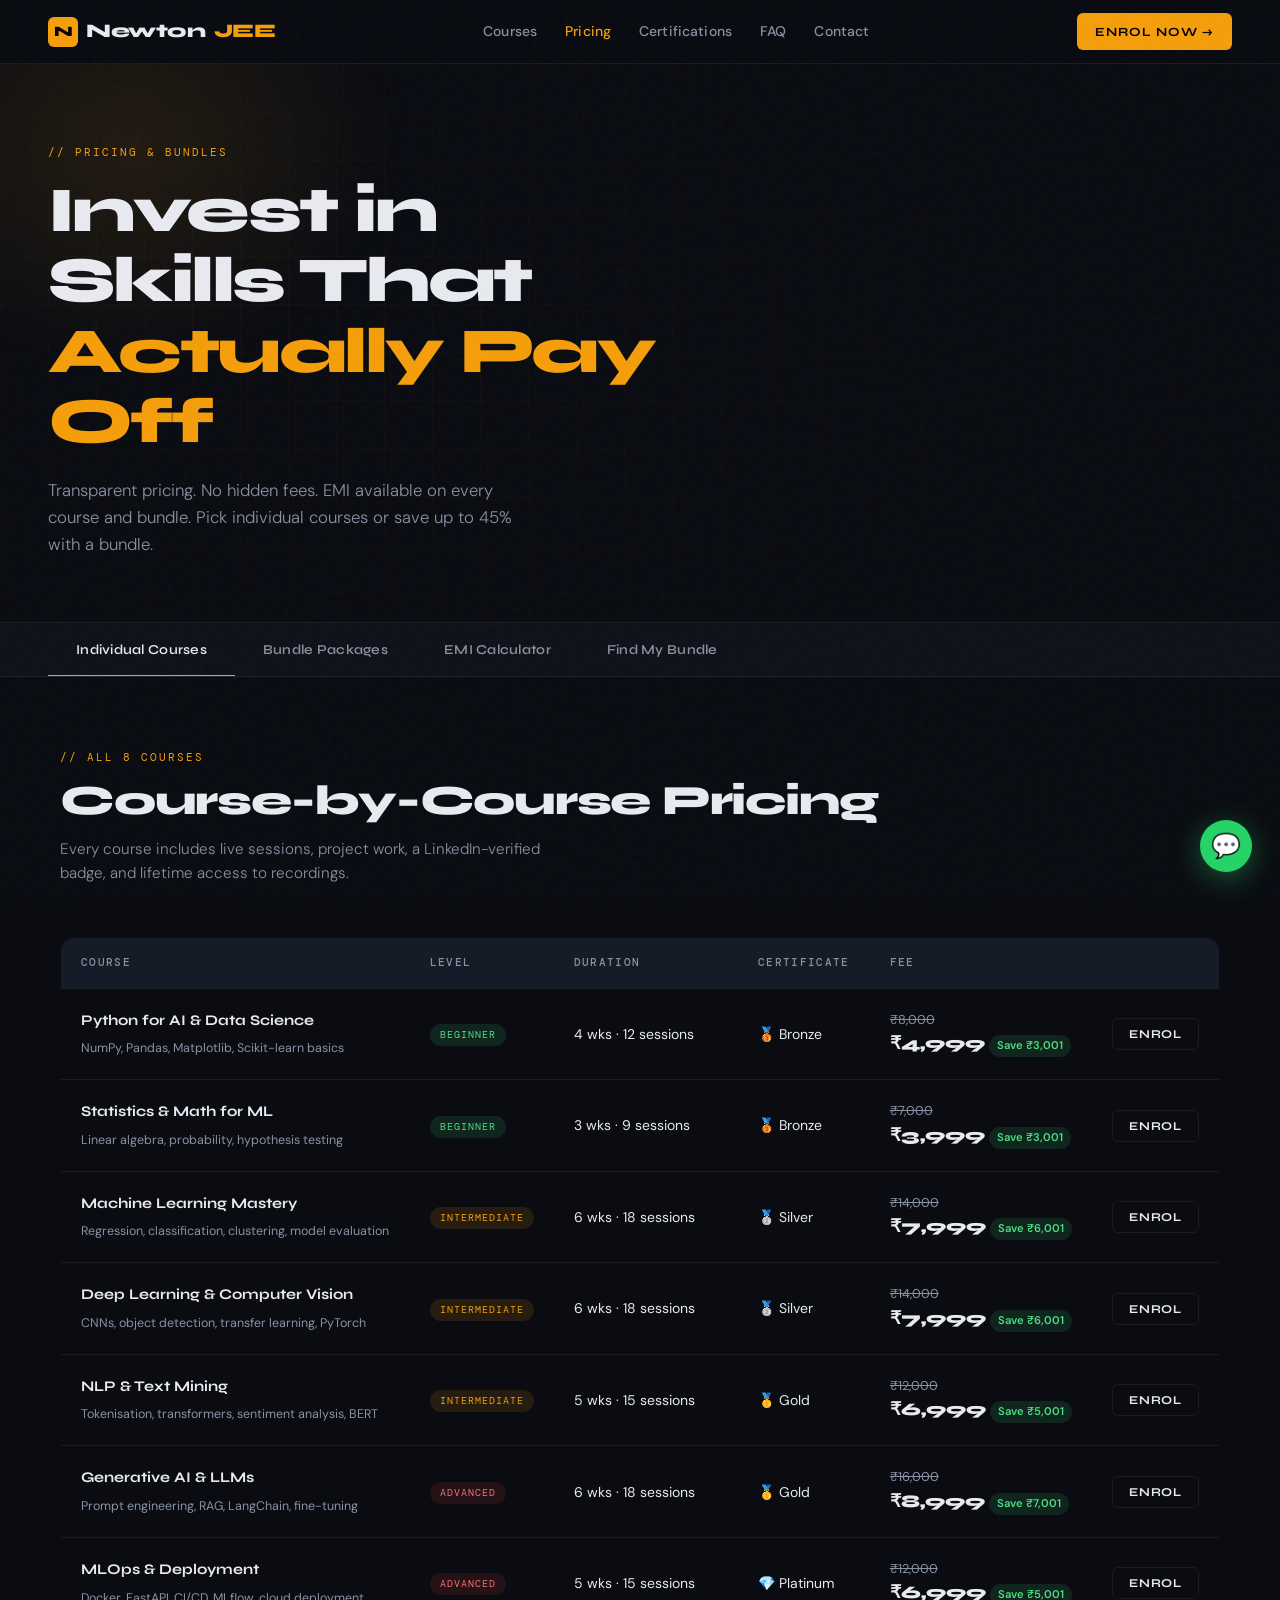
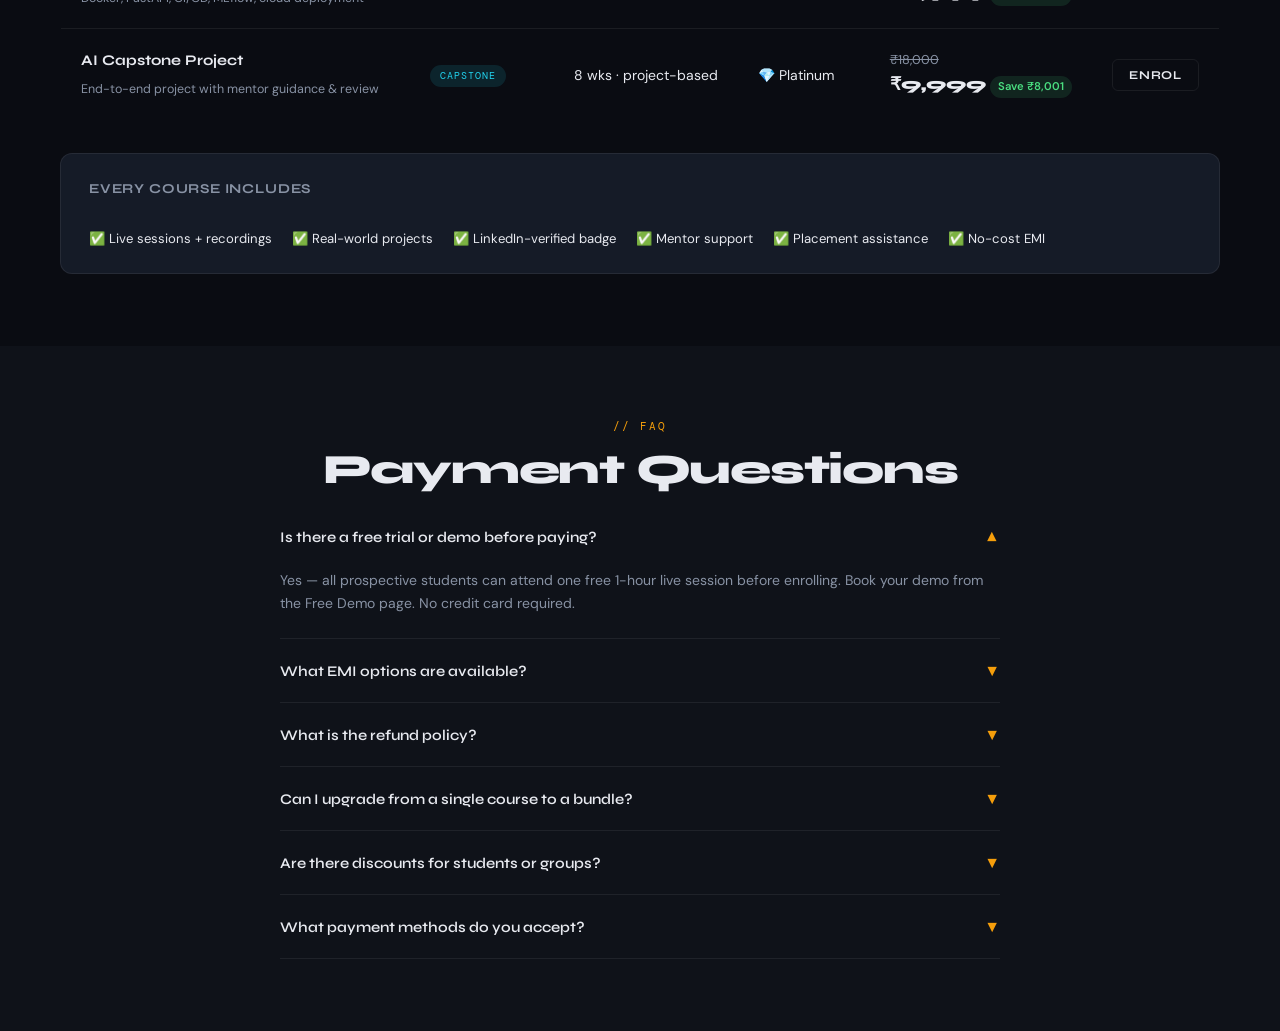
<file: newtonjee-pricing.html>
<!DOCTYPE html>
<html lang="en">

<head>
  <meta charset="UTF-8">
  <meta name="viewport" content="width=device-width, initial-scale=1.0">
  <title>Pricing & Bundles — Newton JEE</title>
  <link rel="preconnect" href="https://fonts.googleapis.com">
  <link
    href="https://fonts.googleapis.com/css2?family=Syne:wght@400;600;700;800&family=DM+Sans:ital,wght@0,300;0,400;0,500;1,300&family=DM+Mono:wght@400;500&display=swap"
    rel="stylesheet">
  <link rel="stylesheet" href="shared.css">
  <style>
    :root {
      --bg: #0a0c12;
      --bg2: #0f1219;
      --bg3: #151b27;
      --amber: #f59e0b;
      --amber2: #fbbf24;
      --amber-glow: rgba(245, 158, 11, 0.12);
      --cyan: #22d3ee;
      --green: #4ade80;
      --text: #e8eaf0;
      --text-muted: #8892a4;
      --border: rgba(255, 255, 255, 0.07);
      --border-hover: rgba(245, 158, 11, 0.3);
      --card: rgba(255, 255, 255, 0.03);
    }

    *,
    *::before,
    *::after {
      box-sizing: border-box;
      margin: 0;
      padding: 0;
    }

    html {
      scroll-behavior: smooth;
    }

    body {
      font-family: 'DM Sans', sans-serif;
      background: var(--bg);
      color: var(--text);
      overflow-x: hidden;
      line-height: 1.6;
    }

    body::before {
      content: '';
      position: fixed;
      inset: 0;
      background-image: url("data:image/svg+xml,%3Csvg viewBox='0 0 200 200' xmlns='http://www.w3.org/2000/svg'%3E%3Cfilter id='n'%3E%3CfeTurbulence type='fractalNoise' baseFrequency='0.85' numOctaves='4' stitchTiles='stitch'/%3E%3C/filter%3E%3Crect width='100%25' height='100%25' filter='url(%23n)' opacity='1'/%3E%3C/svg%3E");
      opacity: 0.022;
      pointer-events: none;
      z-index: 9999;
    }

    /* ── HEADER ── */
    header {
      position: sticky;
      top: 0;
      z-index: 100;
      background: rgba(10, 12, 18, 0.92);
      backdrop-filter: blur(16px);
      border-bottom: 1px solid var(--border);
      padding: 0 48px;
      height: 64px;
      display: flex;
      align-items: center;
      justify-content: space-between;
    }

    .logo {
      font-family: 'Syne', sans-serif;
      font-weight: 800;
      font-size: 1.2rem;
      letter-spacing: -0.02em;
      display: flex;
      align-items: center;
      gap: 8px;
      text-decoration: none;
      color: var(--text);
    }

    .logo .accent {
      color: var(--amber);
    }

    .logo-icon {
      width: 30px;
      height: 30px;
      background: var(--amber);
      border-radius: 6px;
      display: flex;
      align-items: center;
      justify-content: center;
      font-size: 0.9rem;
      color: #000;
      font-weight: 900;
    }

    nav {
      display: flex;
      align-items: center;
      gap: 28px;
    }

    nav a {
      font-size: 0.875rem;
      font-weight: 500;
      color: var(--text-muted);
      text-decoration: none;
      transition: color 0.2s;
    }

    nav a:hover,
    nav a.active {
      color: var(--text);
    }

    nav a.active {
      color: var(--amber);
    }

    .btn-enrol {
      background: var(--amber);
      color: #000;
      font-family: 'Syne', sans-serif;
      font-weight: 700;
      font-size: 0.78rem;
      letter-spacing: 0.08em;
      text-transform: uppercase;
      padding: 9px 18px;
      border-radius: 6px;
      text-decoration: none;
      transition: all 0.2s;
    }

    .btn-enrol:hover {
      background: var(--amber2);
    }

    /* ── HERO ── */
    .page-hero {
      padding: 80px 48px 64px;
      position: relative;
      overflow: hidden;
      border-bottom: 1px solid var(--border);
    }

    .hero-grid {
      position: absolute;
      inset: 0;
      background-image:
        linear-gradient(rgba(245, 158, 11, 0.035) 1px, transparent 1px),
        linear-gradient(90deg, rgba(245, 158, 11, 0.035) 1px, transparent 1px);
      background-size: 48px 48px;
      mask-image: radial-gradient(ellipse 70% 100% at 30% 50%, black 0%, transparent 80%);
    }

    .hero-glow {
      position: absolute;
      top: -30%;
      left: 10%;
      width: 600px;
      height: 500px;
      background: radial-gradient(ellipse, rgba(245, 158, 11, 0.1) 0%, transparent 65%);
      pointer-events: none;
    }

    .hero-content {
      position: relative;
      max-width: 640px;
      animation: fadeUp 0.7s ease both;
    }

    @keyframes fadeUp {
      from {
        opacity: 0;
        transform: translateY(24px);
      }

      to {
        opacity: 1;
        transform: translateY(0);
      }
    }

    .page-label {
      font-family: 'DM Mono', monospace;
      font-size: 0.7rem;
      letter-spacing: 0.18em;
      text-transform: uppercase;
      color: var(--amber);
      margin-bottom: 14px;
    }

    .page-hero h1 {
      font-family: 'Syne', sans-serif;
      font-size: clamp(2.4rem, 5vw, 4rem);
      font-weight: 800;
      letter-spacing: -0.04em;
      line-height: 1.1;
      margin-bottom: 20px;
    }

    .page-hero h1 span {
      color: var(--amber);
    }

    .page-hero p {
      font-size: 1.05rem;
      color: var(--text-muted);
      font-weight: 300;
      max-width: 480px;
    }

    /* Tab nav */
    .tab-nav {
      display: flex;
      gap: 0;
      border-bottom: 1px solid var(--border);
      background: var(--bg2);
      padding: 0 48px;
      overflow-x: auto;
    }

    .tab-nav button {
      background: none;
      border: none;
      color: var(--text-muted);
      font-family: 'Syne', sans-serif;
      font-weight: 600;
      font-size: 0.85rem;
      padding: 18px 28px;
      cursor: pointer;
      position: relative;
      transition: color 0.2s;
      white-space: nowrap;
      letter-spacing: 0.02em;
    }

    .tab-nav button::after {
      content: '';
      position: absolute;
      bottom: -1px;
      left: 0;
      right: 0;
      height: 2px;
      background: var(--amber);
      transform: scaleX(0);
      transition: transform 0.25s;
    }

    .tab-nav button.active {
      color: var(--text);
    }

    .tab-nav button.active::after {
      transform: scaleX(1);
    }

    .tab-nav button:hover {
      color: var(--text);
    }

    /* ── SECTIONS ── */
    .tab-panel {
      display: none;
      padding: 72px 48px;
    }

    .tab-panel.active {
      display: block;
      animation: fadeUp 0.5s ease both;
    }

    .container {
      max-width: 1160px;
      margin: 0 auto;
    }

    .section-label {
      font-family: 'DM Mono', monospace;
      font-size: 0.7rem;
      letter-spacing: 0.18em;
      text-transform: uppercase;
      color: var(--amber);
      margin-bottom: 10px;
    }

    .section-title {
      font-family: 'Syne', sans-serif;
      font-size: clamp(1.6rem, 3.5vw, 2.6rem);
      font-weight: 800;
      letter-spacing: -0.03em;
      line-height: 1.15;
      margin-bottom: 12px;
    }

    .section-sub {
      color: var(--text-muted);
      font-size: 0.95rem;
      font-weight: 300;
      max-width: 500px;
      margin-bottom: 52px;
    }

    /* ── INDIVIDUAL COURSES TABLE ── */
    .courses-table {
      width: 100%;
      border-collapse: collapse;
      border: 1px solid var(--border);
      border-radius: 14px;
      overflow: hidden;
    }

    .courses-table thead tr {
      background: var(--bg3);
    }

    .courses-table th {
      font-family: 'DM Mono', monospace;
      font-size: 0.68rem;
      letter-spacing: 0.12em;
      text-transform: uppercase;
      color: var(--text-muted);
      font-weight: 500;
      padding: 16px 20px;
      text-align: left;
      border-bottom: 1px solid var(--border);
    }

    .courses-table tbody tr {
      border-bottom: 1px solid var(--border);
      transition: background 0.2s;
    }

    .courses-table tbody tr:last-child {
      border-bottom: none;
    }

    .courses-table tbody tr:hover {
      background: rgba(245, 158, 11, 0.03);
    }

    .courses-table td {
      padding: 20px;
      font-size: 0.875rem;
      vertical-align: middle;
    }

    .course-name-cell strong {
      font-family: 'Syne', sans-serif;
      font-size: 0.92rem;
      font-weight: 700;
      display: block;
      margin-bottom: 4px;
    }

    .course-name-cell span {
      font-size: 0.78rem;
      color: var(--text-muted);
    }

    .level-badge {
      display: inline-block;
      font-family: 'DM Mono', monospace;
      font-size: 0.62rem;
      letter-spacing: 0.1em;
      text-transform: uppercase;
      padding: 3px 10px;
      border-radius: 100px;
    }

    .level-badge.beginner {
      background: rgba(74, 222, 128, 0.12);
      color: var(--green);
    }

    .level-badge.intermediate {
      background: rgba(245, 158, 11, 0.12);
      color: var(--amber);
    }

    .level-badge.advanced {
      background: rgba(239, 68, 68, 0.12);
      color: #f87171;
    }

    .level-badge.capstone {
      background: rgba(34, 211, 238, 0.12);
      color: var(--cyan);
    }

    .price-strike {
      text-decoration: line-through;
      color: var(--text-muted);
      font-size: 0.8rem;
      display: block;
    }

    .price-fee {
      font-family: 'Syne', sans-serif;
      font-weight: 800;
      font-size: 1.1rem;
      color: var(--text);
    }

    .savings-pill {
      display: inline-block;
      background: rgba(74, 222, 128, 0.12);
      color: var(--green);
      font-size: 0.7rem;
      font-weight: 600;
      padding: 2px 8px;
      border-radius: 100px;
      margin-top: 3px;
    }

    .btn-enrol-sm {
      background: transparent;
      border: 1px solid var(--border);
      color: var(--text);
      font-family: 'Syne', sans-serif;
      font-size: 0.75rem;
      font-weight: 700;
      letter-spacing: 0.06em;
      text-transform: uppercase;
      padding: 8px 16px;
      border-radius: 6px;
      cursor: pointer;
      transition: all 0.2s;
      white-space: nowrap;
    }

    .btn-enrol-sm:hover {
      background: var(--amber);
      border-color: var(--amber);
      color: #000;
    }

    /* ── BUNDLES ── */
    .bundles-grid {
      display: grid;
      grid-template-columns: repeat(auto-fill, minmax(300px, 1fr));
      gap: 20px;
    }

    .bundle-card {
      background: var(--card);
      border: 1px solid var(--border);
      border-radius: 16px;
      padding: 32px;
      position: relative;
      overflow: hidden;
      transition: all 0.25s;
    }

    .bundle-card:hover {
      border-color: var(--border-hover);
      transform: translateY(-4px);
    }

    .bundle-card.featured {
      border-color: var(--amber);
      background: rgba(245, 158, 11, 0.05);
    }

    .bundle-card.featured::before {
      content: '★ MOST POPULAR';
      position: absolute;
      top: 18px;
      right: -26px;
      background: var(--amber);
      color: #000;
      font-family: 'DM Mono', monospace;
      font-size: 0.6rem;
      font-weight: 500;
      letter-spacing: 0.1em;
      padding: 5px 36px;
      transform: rotate(45deg);
      transform-origin: center;
    }

    .bundle-icon {
      font-size: 2rem;
      margin-bottom: 16px;
      display: block;
    }

    .bundle-card h3 {
      font-family: 'Syne', sans-serif;
      font-size: 1.2rem;
      font-weight: 800;
      margin-bottom: 6px;
    }

    .bundle-tagline {
      font-size: 0.82rem;
      color: var(--text-muted);
      margin-bottom: 24px;
    }

    .bundle-courses {
      margin-bottom: 24px;
    }

    .bundle-courses li {
      list-style: none;
      display: flex;
      align-items: center;
      gap: 10px;
      font-size: 0.82rem;
      color: var(--text-muted);
      padding: 7px 0;
      border-bottom: 1px solid var(--border);
    }

    .bundle-courses li:last-child {
      border-bottom: none;
    }

    .bundle-courses li .ck {
      color: var(--green);
      font-size: 0.85rem;
      flex-shrink: 0;
    }

    .bundle-pricing {
      margin-bottom: 24px;
    }

    .bundle-mrp {
      font-size: 0.82rem;
      color: var(--text-muted);
      text-decoration: line-through;
    }

    .bundle-fee {
      font-family: 'Syne', sans-serif;
      font-size: 2rem;
      font-weight: 800;
      line-height: 1.1;
    }

    .bundle-fee sup {
      font-size: 1rem;
      vertical-align: top;
      margin-top: 6px;
      margin-right: 2px;
    }

    .bundle-savings {
      display: inline-block;
      margin-top: 6px;
      background: rgba(74, 222, 128, 0.12);
      color: var(--green);
      font-size: 0.75rem;
      font-weight: 600;
      padding: 3px 10px;
      border-radius: 100px;
    }

    .bundle-emi {
      font-size: 0.78rem;
      color: var(--text-muted);
      margin-top: 6px;
    }

    .btn-bundle {
      width: 100%;
      padding: 13px;
      border-radius: 8px;
      cursor: pointer;
      font-family: 'Syne', sans-serif;
      font-weight: 700;
      font-size: 0.85rem;
      letter-spacing: 0.05em;
      text-transform: uppercase;
      border: none;
      transition: all 0.2s;
    }

    .btn-bundle.primary {
      background: var(--amber);
      color: #000;
    }

    .btn-bundle.primary:hover {
      background: var(--amber2);
      transform: translateY(-1px);
      box-shadow: 0 6px 30px rgba(245, 158, 11, 0.3);
    }

    .btn-bundle.secondary {
      background: transparent;
      border: 1px solid var(--border);
      color: var(--text);
    }

    .btn-bundle.secondary:hover {
      border-color: var(--amber);
      color: var(--amber);
    }

    /* ── EMI CALCULATOR ── */
    .emi-wrap {
      display: grid;
      grid-template-columns: 1fr 1fr;
      gap: 48px;
      align-items: start;
    }

    .emi-form {
      background: var(--bg3);
      border: 1px solid var(--border);
      border-radius: 16px;
      padding: 40px;
    }

    .form-group {
      margin-bottom: 24px;
    }

    .form-group label {
      display: block;
      font-family: 'DM Mono', monospace;
      font-size: 0.68rem;
      letter-spacing: 0.12em;
      text-transform: uppercase;
      color: var(--text-muted);
      margin-bottom: 10px;
    }

    .form-group select,
    .form-group input {
      width: 100%;
      background: var(--bg2);
      border: 1px solid var(--border);
      color: var(--text);
      padding: 13px 16px;
      border-radius: 8px;
      font-family: 'DM Sans', sans-serif;
      font-size: 0.9rem;
      outline: none;
      transition: border-color 0.2s;
      appearance: none;
    }

    .form-group select:focus,
    .form-group input:focus {
      border-color: var(--amber);
    }

    .emi-toggle {
      display: flex;
      background: var(--bg2);
      border: 1px solid var(--border);
      border-radius: 8px;
      overflow: hidden;
    }

    .emi-toggle button {
      flex: 1;
      background: none;
      border: none;
      color: var(--text-muted);
      font-family: 'Syne', sans-serif;
      font-size: 0.82rem;
      font-weight: 700;
      padding: 11px;
      cursor: pointer;
      transition: all 0.2s;
    }

    .emi-toggle button.active {
      background: var(--amber);
      color: #000;
    }

    .emi-result {
      background: var(--bg3);
      border: 1px solid var(--border);
      border-radius: 16px;
      padding: 40px;
      position: sticky;
      top: 80px;
    }

    .emi-result h4 {
      font-family: 'Syne', sans-serif;
      font-size: 0.9rem;
      font-weight: 700;
      color: var(--text-muted);
      margin-bottom: 32px;
      text-transform: uppercase;
      letter-spacing: 0.06em;
    }

    .emi-big {
      font-family: 'Syne', sans-serif;
      font-size: 3.2rem;
      font-weight: 800;
      color: var(--amber);
      line-height: 1;
      margin-bottom: 6px;
    }

    .emi-big sup {
      font-size: 1.4rem;
      vertical-align: top;
      margin-top: 10px;
    }

    .emi-label {
      font-size: 0.82rem;
      color: var(--text-muted);
      margin-bottom: 36px;
    }

    .emi-breakdown {
      border-top: 1px solid var(--border);
      padding-top: 28px;
    }

    .emi-row {
      display: flex;
      justify-content: space-between;
      align-items: center;
      padding: 10px 0;
      border-bottom: 1px solid var(--border);
      font-size: 0.85rem;
    }

    .emi-row:last-child {
      border-bottom: none;
    }

    .emi-row .key {
      color: var(--text-muted);
    }

    .emi-row .val {
      font-family: 'Syne', sans-serif;
      font-weight: 700;
    }

    .emi-row .val.savings {
      color: var(--green);
    }

    .emi-row .val.fee {
      color: var(--amber);
    }

    .btn-pay {
      width: 100%;
      margin-top: 28px;
      padding: 15px;
      background: var(--amber);
      color: #000;
      font-family: 'Syne', sans-serif;
      font-weight: 800;
      font-size: 0.9rem;
      letter-spacing: 0.06em;
      text-transform: uppercase;
      border: none;
      border-radius: 10px;
      cursor: pointer;
      transition: all 0.2s;
      box-shadow: 0 0 40px rgba(245, 158, 11, 0.2);
    }

    .btn-pay:hover {
      background: var(--amber2);
      transform: translateY(-2px);
      box-shadow: 0 8px 40px rgba(245, 158, 11, 0.35);
    }

    .razorpay-note {
      text-align: center;
      margin-top: 14px;
      font-size: 0.75rem;
      color: var(--text-muted);
      display: flex;
      align-items: center;
      justify-content: center;
      gap: 6px;
    }

    /* ── QUIZ ── */
    .quiz-wrap {
      max-width: 680px;
      margin: 0 auto;
    }

    .quiz-card {
      background: var(--bg3);
      border: 1px solid var(--border);
      border-radius: 16px;
      padding: 48px;
    }

    .quiz-progress {
      margin-bottom: 36px;
    }

    .quiz-progress-bar {
      height: 3px;
      background: var(--border);
      border-radius: 2px;
      margin-top: 8px;
    }

    .quiz-progress-fill {
      height: 100%;
      background: var(--amber);
      border-radius: 2px;
      transition: width 0.4s ease;
    }

    .quiz-step-label {
      font-family: 'DM Mono', monospace;
      font-size: 0.68rem;
      letter-spacing: 0.12em;
      text-transform: uppercase;
      color: var(--text-muted);
    }

    .quiz-question {
      font-family: 'Syne', sans-serif;
      font-size: 1.3rem;
      font-weight: 700;
      line-height: 1.35;
      margin-bottom: 28px;
    }

    .quiz-options {
      display: flex;
      flex-direction: column;
      gap: 12px;
      margin-bottom: 32px;
    }

    .quiz-option {
      background: var(--bg2);
      border: 1px solid var(--border);
      border-radius: 10px;
      padding: 16px 20px;
      display: flex;
      align-items: center;
      gap: 14px;
      cursor: pointer;
      transition: all 0.2s;
      font-size: 0.9rem;
    }

    .quiz-option:hover {
      border-color: var(--border-hover);
      background: rgba(245, 158, 11, 0.04);
    }

    .quiz-option.selected {
      border-color: var(--amber);
      background: rgba(245, 158, 11, 0.08);
    }

    .quiz-option .opt-icon {
      font-size: 1.3rem;
      flex-shrink: 0;
    }

    .quiz-option .opt-text strong {
      display: block;
      font-weight: 600;
      margin-bottom: 2px;
    }

    .quiz-option .opt-text span {
      font-size: 0.78rem;
      color: var(--text-muted);
    }

    .quiz-nav {
      display: flex;
      justify-content: space-between;
      align-items: center;
    }

    .btn-quiz-back {
      background: none;
      border: 1px solid var(--border);
      color: var(--text-muted);
      font-family: 'Syne', sans-serif;
      font-size: 0.82rem;
      font-weight: 700;
      padding: 10px 20px;
      border-radius: 8px;
      cursor: pointer;
      transition: all 0.2s;
    }

    .btn-quiz-back:hover {
      border-color: var(--text-muted);
      color: var(--text);
    }

    .btn-quiz-next {
      background: var(--amber);
      color: #000;
      border: none;
      font-family: 'Syne', sans-serif;
      font-size: 0.85rem;
      font-weight: 800;
      padding: 12px 28px;
      border-radius: 8px;
      cursor: pointer;
      transition: all 0.2s;
      letter-spacing: 0.04em;
      text-transform: uppercase;
    }

    .btn-quiz-next:hover {
      background: var(--amber2);
    }

    .btn-quiz-next:disabled {
      opacity: 0.4;
      cursor: not-allowed;
    }

    /* result */
    .quiz-result {
      text-align: center;
      animation: fadeUp 0.5s ease both;
    }

    .result-badge {
      font-size: 3.5rem;
      margin-bottom: 16px;
      display: block;
    }

    .quiz-result h3 {
      font-family: 'Syne', sans-serif;
      font-size: 1.8rem;
      font-weight: 800;
      margin-bottom: 10px;
    }

    .quiz-result p {
      color: var(--text-muted);
      font-size: 0.9rem;
      margin-bottom: 32px;
    }

    .result-bundle-card {
      background: var(--bg2);
      border: 1px solid var(--amber);
      border-radius: 12px;
      padding: 28px;
      text-align: left;
      margin-bottom: 24px;
    }

    .result-bundle-card h4 {
      font-family: 'Syne', sans-serif;
      font-size: 1.1rem;
      font-weight: 800;
      margin-bottom: 6px;
    }

    .result-courses {
      font-size: 0.82rem;
      color: var(--text-muted);
      margin-bottom: 16px;
      line-height: 1.7;
    }

    .result-price {
      font-family: 'Syne', sans-serif;
      font-size: 1.8rem;
      font-weight: 800;
      color: var(--amber);
    }

    .result-mrp {
      font-size: 0.82rem;
      color: var(--text-muted);
      text-decoration: line-through;
      margin-right: 8px;
    }

    .btn-result {
      width: 100%;
      padding: 14px;
      background: var(--amber);
      color: #000;
      font-family: 'Syne', sans-serif;
      font-weight: 800;
      font-size: 0.88rem;
      letter-spacing: 0.05em;
      text-transform: uppercase;
      border: none;
      border-radius: 8px;
      cursor: pointer;
      transition: all 0.2s;
      margin-bottom: 12px;
    }

    .btn-result:hover {
      background: var(--amber2);
    }

    .btn-retake {
      background: none;
      border: none;
      color: var(--text-muted);
      font-family: 'DM Sans', sans-serif;
      font-size: 0.82rem;
      cursor: pointer;
      text-decoration: underline;
      transition: color 0.2s;
    }

    .btn-retake:hover {
      color: var(--text);
    }

    /* ── FAQ ── */
    .faq-list {
      max-width: 720px;
      margin: 0 auto;
    }

    .faq-item {
      border-bottom: 1px solid var(--border);
    }

    .faq-q {
      width: 100%;
      background: none;
      border: none;
      color: var(--text);
      font-family: 'Syne', sans-serif;
      font-size: 0.92rem;
      font-weight: 600;
      text-align: left;
      padding: 22px 0;
      cursor: pointer;
      display: flex;
      justify-content: space-between;
      align-items: center;
      gap: 16px;
    }

    .faq-q:hover {
      color: var(--amber);
    }

    .faq-q .ch {
      color: var(--amber);
      transition: transform 0.3s;
      flex-shrink: 0;
    }

    .faq-item.open .ch {
      transform: rotate(180deg);
    }

    .faq-a {
      font-size: 0.875rem;
      color: var(--text-muted);
      line-height: 1.7;
      max-height: 0;
      overflow: hidden;
      transition: max-height 0.35s ease, padding 0.3s;
    }

    .faq-item.open .faq-a {
      max-height: 300px;
      padding-bottom: 22px;
    }

    /* floating wa */
    .wa-float {
      position: fixed;
      bottom: 28px;
      right: 28px;
      width: 52px;
      height: 52px;
      background: #25d366;
      border-radius: 50%;
      display: flex;
      align-items: center;
      justify-content: center;
      font-size: 1.5rem;
      box-shadow: 0 6px 28px rgba(37, 211, 102, 0.4);
      text-decoration: none;
      z-index: 200;
      animation: floatBounce 3s ease-in-out infinite;
    }

    @keyframes floatBounce {

      0%,
      100% {
        transform: translateY(0)
      }

      50% {
        transform: translateY(-5px)
      }
    }

    .reveal {
      opacity: 0;
      transform: translateY(20px);
      transition: opacity 0.55s ease, transform 0.55s ease;
    }

    .reveal.visible {
      opacity: 1;
      transform: translateY(0);
    }

    @media (max-width: 900px) {
      .emi-wrap {
        grid-template-columns: 1fr;
      }

      .tab-nav {
        padding: 0 20px;
      }

      .tab-panel {
        padding: 48px 20px;
      }

      .page-hero {
        padding: 60px 24px 48px;
      }

      header {
        padding: 0 20px;
      }

      nav {
        display: none;
      }
    }

    @media (max-width: 640px) {
      .bundles-grid {
        grid-template-columns: 1fr;
      }

      .courses-table {
        font-size: 0.8rem;
      }

      .courses-table th,
      .courses-table td {
        padding: 14px 12px;
      }
    }
  </style>
</head>

<body>

  <!-- HEADER -->
  <header>
    <a href="newtonjee-homepage.html" class="logo">
      <div class="logo-icon">N</div>
      Newton<span class="accent">JEE</span>
    </a>
    <nav>
      <a href="newtonjee-homepage.html#courses">Courses</a>
      <a href="newtonjee-pricing.html" class="active">Pricing</a>
      <a href="newtonjee-homepage.html#certifications">Certifications</a>
      <a href="newtonjee-homepage.html#faq">FAQ</a>
      <a href="newtonjee-homepage.html#contact">Contact</a>
    </nav>
    <button class="menu-toggle">☰</button>
    <a href="newtonjee-homepage.html#demo" class="btn-enrol">Enrol Now →</a>
  </header>

  <!-- PAGE HERO -->
  <div class="page-hero">
    <div class="hero-grid"></div>
    <div class="hero-glow"></div>
    <div class="hero-content">
      <div class="page-label">// Pricing & Bundles</div>
      <h1>Invest in Skills That<br><span>Actually Pay Off</span></h1>
      <p>Transparent pricing. No hidden fees. EMI available on every course and bundle. Pick individual courses or save
        up to 45% with a bundle.</p>
    </div>
  </div>

  <!-- TAB NAV -->
  <div class="tab-nav">
    <button class="active" data-tab="courses">Individual Courses</button>
    <button data-tab="bundles">Bundle Packages</button>
    <button data-tab="emi">EMI Calculator</button>
    <button data-tab="quiz">Find My Bundle</button>
  </div>

  <!-- ══ TAB: INDIVIDUAL COURSES ══ -->
  <div class="tab-panel active" id="tab-courses">
    <div class="container">
      <div class="reveal">
        <div class="section-label">// All 8 Courses</div>
        <h2 class="section-title">Course-by-Course Pricing</h2>
        <p class="section-sub">Every course includes live sessions, project work, a LinkedIn-verified badge, and
          lifetime access to recordings.</p>
      </div>
      <div class="reveal" style="overflow-x:auto; margin-top: 0;">
        <table class="courses-table">
          <thead>
            <tr>
              <th>Course</th>
              <th>Level</th>
              <th>Duration</th>
              <th>Certificate</th>
              <th>Fee</th>
              <th></th>
            </tr>
          </thead>
          <tbody>
            <tr>
              <td class="course-name-cell"><strong>Python for AI & Data Science</strong><span>NumPy, Pandas, Matplotlib,
                  Scikit-learn basics</span></td>
              <td><span class="level-badge beginner">Beginner</span></td>
              <td>4 wks · 12 sessions</td>
              <td>🥉 Bronze</td>
              <td>
                <span class="price-strike">₹8,000</span>
                <span class="price-fee">₹4,999</span>
                <span class="savings-pill">Save ₹3,001</span>
              </td>
              <td><button class="btn-enrol-sm">Enrol</button></td>
            </tr>
            <tr>
              <td class="course-name-cell"><strong>Statistics & Math for ML</strong><span>Linear algebra, probability,
                  hypothesis testing</span></td>
              <td><span class="level-badge beginner">Beginner</span></td>
              <td>3 wks · 9 sessions</td>
              <td>🥉 Bronze</td>
              <td>
                <span class="price-strike">₹7,000</span>
                <span class="price-fee">₹3,999</span>
                <span class="savings-pill">Save ₹3,001</span>
              </td>
              <td><button class="btn-enrol-sm">Enrol</button></td>
            </tr>
            <tr>
              <td class="course-name-cell"><strong>Machine Learning Mastery</strong><span>Regression, classification,
                  clustering, model evaluation</span></td>
              <td><span class="level-badge intermediate">Intermediate</span></td>
              <td>6 wks · 18 sessions</td>
              <td>🥈 Silver</td>
              <td>
                <span class="price-strike">₹14,000</span>
                <span class="price-fee">₹7,999</span>
                <span class="savings-pill">Save ₹6,001</span>
              </td>
              <td><button class="btn-enrol-sm">Enrol</button></td>
            </tr>
            <tr>
              <td class="course-name-cell"><strong>Deep Learning & Computer Vision</strong><span>CNNs, object detection,
                  transfer learning, PyTorch</span></td>
              <td><span class="level-badge intermediate">Intermediate</span></td>
              <td>6 wks · 18 sessions</td>
              <td>🥈 Silver</td>
              <td>
                <span class="price-strike">₹14,000</span>
                <span class="price-fee">₹7,999</span>
                <span class="savings-pill">Save ₹6,001</span>
              </td>
              <td><button class="btn-enrol-sm">Enrol</button></td>
            </tr>
            <tr>
              <td class="course-name-cell"><strong>NLP & Text Mining</strong><span>Tokenisation, transformers, sentiment
                  analysis, BERT</span></td>
              <td><span class="level-badge intermediate">Intermediate</span></td>
              <td>5 wks · 15 sessions</td>
              <td>🥇 Gold</td>
              <td>
                <span class="price-strike">₹12,000</span>
                <span class="price-fee">₹6,999</span>
                <span class="savings-pill">Save ₹5,001</span>
              </td>
              <td><button class="btn-enrol-sm">Enrol</button></td>
            </tr>
            <tr>
              <td class="course-name-cell"><strong>Generative AI & LLMs</strong><span>Prompt engineering, RAG,
                  LangChain, fine-tuning</span></td>
              <td><span class="level-badge advanced">Advanced</span></td>
              <td>6 wks · 18 sessions</td>
              <td>🥇 Gold</td>
              <td>
                <span class="price-strike">₹16,000</span>
                <span class="price-fee">₹8,999</span>
                <span class="savings-pill">Save ₹7,001</span>
              </td>
              <td><button class="btn-enrol-sm">Enrol</button></td>
            </tr>
            <tr>
              <td class="course-name-cell"><strong>MLOps & Deployment</strong><span>Docker, FastAPI, CI/CD, MLflow,
                  cloud deployment</span></td>
              <td><span class="level-badge advanced">Advanced</span></td>
              <td>5 wks · 15 sessions</td>
              <td>💎 Platinum</td>
              <td>
                <span class="price-strike">₹12,000</span>
                <span class="price-fee">₹6,999</span>
                <span class="savings-pill">Save ₹5,001</span>
              </td>
              <td><button class="btn-enrol-sm">Enrol</button></td>
            </tr>
            <tr>
              <td class="course-name-cell"><strong>AI Capstone Project</strong><span>End-to-end project with mentor
                  guidance & review</span></td>
              <td><span class="level-badge capstone">Capstone</span></td>
              <td>8 wks · project-based</td>
              <td>💎 Platinum</td>
              <td>
                <span class="price-strike">₹18,000</span>
                <span class="price-fee">₹9,999</span>
                <span class="savings-pill">Save ₹8,001</span>
              </td>
              <td><button class="btn-enrol-sm">Enrol</button></td>
            </tr>
          </tbody>
        </table>
      </div>

      <!-- included callout -->
      <div class="reveal"
        style="margin-top: 32px; background: var(--bg3); border: 1px solid var(--border); border-radius: 12px; padding: 24px 28px; display: flex; flex-wrap: wrap; gap: 28px; align-items: center;">
        <span
          style="font-family:'Syne',sans-serif; font-size:0.85rem; font-weight:700; text-transform:uppercase; letter-spacing:0.06em; color:var(--text-muted);">Every
          course includes</span>
        <div style="display:flex; gap:20px; flex-wrap:wrap;">
          <span style="font-size:0.82rem; color:var(--text);">✅ Live sessions + recordings</span>
          <span style="font-size:0.82rem; color:var(--text);">✅ Real-world projects</span>
          <span style="font-size:0.82rem; color:var(--text);">✅ LinkedIn-verified badge</span>
          <span style="font-size:0.82rem; color:var(--text);">✅ Mentor support</span>
          <span style="font-size:0.82rem; color:var(--text);">✅ Placement assistance</span>
          <span style="font-size:0.82rem; color:var(--text);">✅ No-cost EMI</span>
        </div>
      </div>
    </div>
  </div>

  <!-- ══ TAB: BUNDLES ══ -->
  <div class="tab-panel" id="tab-bundles">
    <div class="container">
      <div class="reveal">
        <div class="section-label">// Bundle Packages</div>
        <h2 class="section-title">Save More, Learn More</h2>
        <p class="section-sub">Bundles are pre-sequenced, career-targeted course collections. Save up to 45% compared to
          buying individually.</p>
      </div>
      <div class="bundles-grid reveal">

        <!-- Foundation -->
        <div class="bundle-card">
          <span class="bundle-icon">🌱</span>
          <h3>Foundation Bundle</h3>
          <p class="bundle-tagline">The perfect launchpad for anyone starting from zero.</p>
          <ul class="bundle-courses">
            <li><span class="ck">✓</span> Python for AI & Data Science</li>
            <li><span class="ck">✓</span> Statistics & Math for ML</li>
          </ul>
          <div class="bundle-pricing">
            <div class="bundle-mrp">MRP: ₹15,000</div>
            <div class="bundle-fee"><sup>₹</sup>7,999</div>
            <div class="bundle-savings">Save ₹7,001 — 47% OFF</div>
            <div class="bundle-emi">As low as ₹667/month on 12-month EMI</div>
          </div>
          <button class="btn-bundle secondary" onclick="switchToEmi('Foundation Bundle', 7999)">Enrol Now</button>
        </div>

        <!-- ML Track -->
        <div class="bundle-card">
          <span class="bundle-icon">🤖</span>
          <h3>ML Track</h3>
          <p class="bundle-tagline">Core machine learning skills from foundations to deployment-ready models.</p>
          <ul class="bundle-courses">
            <li><span class="ck">✓</span> Python for AI & Data Science</li>
            <li><span class="ck">✓</span> Statistics & Math for ML</li>
            <li><span class="ck">✓</span> Machine Learning Mastery</li>
          </ul>
          <div class="bundle-pricing">
            <div class="bundle-mrp">MRP: ₹29,000</div>
            <div class="bundle-fee"><sup>₹</sup>14,999</div>
            <div class="bundle-savings">Save ₹14,001 — 48% OFF</div>
            <div class="bundle-emi">As low as ₹1,250/month on 12-month EMI</div>
          </div>
          <button class="btn-bundle secondary" onclick="switchToEmi('ML Track', 14999)">Enrol Now</button>
        </div>

        <!-- Data Science -->
        <div class="bundle-card featured">
          <span class="bundle-icon">📊</span>
          <h3>Data Science Bundle</h3>
          <p class="bundle-tagline">The complete path from Python to advanced ML & NLP.</p>
          <ul class="bundle-courses">
            <li><span class="ck">✓</span> Python for AI & Data Science</li>
            <li><span class="ck">✓</span> Statistics & Math for ML</li>
            <li><span class="ck">✓</span> Machine Learning Mastery</li>
            <li><span class="ck">✓</span> NLP & Text Mining</li>
          </ul>
          <div class="bundle-pricing">
            <div class="bundle-mrp">MRP: ₹41,000</div>
            <div class="bundle-fee"><sup>₹</sup>19,999</div>
            <div class="bundle-savings">Save ₹21,001 — 51% OFF</div>
            <div class="bundle-emi">As low as ₹1,667/month on 12-month EMI</div>
          </div>
          <button class="btn-bundle primary" onclick="switchToEmi('Data Science Bundle', 19999)">Enrol Now</button>
        </div>

        <!-- GenAI -->
        <div class="bundle-card">
          <span class="bundle-icon">✨</span>
          <h3>GenAI Bundle</h3>
          <p class="bundle-tagline">Master modern AI — NLP, LLMs, and production-grade GenAI apps.</p>
          <ul class="bundle-courses">
            <li><span class="ck">✓</span> Machine Learning Mastery</li>
            <li><span class="ck">✓</span> NLP & Text Mining</li>
            <li><span class="ck">✓</span> Generative AI & LLMs</li>
          </ul>
          <div class="bundle-pricing">
            <div class="bundle-mrp">MRP: ₹42,000</div>
            <div class="bundle-fee"><sup>₹</sup>21,999</div>
            <div class="bundle-savings">Save ₹20,001 — 48% OFF</div>
            <div class="bundle-emi">As low as ₹1,833/month on 12-month EMI</div>
          </div>
          <button class="btn-bundle secondary" onclick="switchToEmi('GenAI Bundle', 21999)">Enrol Now</button>
        </div>

        <!-- Full Stack AI -->
        <div class="bundle-card" style="border-color: rgba(34,211,238,0.3); background: rgba(34,211,238,0.03);">
          <span class="bundle-icon">💎</span>
          <h3>Full Stack AI Engineer</h3>
          <p class="bundle-tagline">Every course. Every badge. Complete transformation from beginner to AI Engineer.</p>
          <ul class="bundle-courses">
            <li><span class="ck">✓</span> All 8 Courses (Bronze → Platinum)</li>
            <li><span class="ck">✓</span> 4 LinkedIn Badges</li>
            <li><span class="ck">✓</span> Priority placement support</li>
            <li><span class="ck">✓</span> 1:1 Career coaching session</li>
          </ul>
          <div class="bundle-pricing">
            <div class="bundle-mrp">MRP: ₹1,01,000</div>
            <div class="bundle-fee"><sup>₹</sup>54,999</div>
            <div class="bundle-savings">Save ₹46,001 — 46% OFF</div>
            <div class="bundle-emi">As low as ₹4,583/month on 12-month EMI</div>
          </div>
          <button class="btn-bundle primary" style="background: var(--cyan); color:#000;"
            onclick="switchToEmi('Full Stack AI Engineer', 54999)">Enrol Now</button>
        </div>

      </div>
    </div>
  </div>

  <!-- ══ TAB: EMI CALCULATOR ══ -->
  <div class="tab-panel" id="tab-emi">
    <div class="container">
      <div class="reveal">
        <div class="section-label">// EMI Calculator</div>
        <h2 class="section-title">Break It Down Monthly</h2>
        <p class="section-sub">No-cost EMI on all major bank cards. Zero processing fees when you pay through Razorpay.
        </p>
      </div>
      <div class="emi-wrap reveal">
        <div class="emi-form">
          <div class="form-group">
            <label>Select Course or Bundle</label>
            <select id="emi-course">
              <optgroup label="Individual Courses">
                <option value="4999">Python for AI & Data Science — ₹4,999</option>
                <option value="3999">Statistics & Math for ML — ₹3,999</option>
                <option value="7999">Machine Learning Mastery — ₹7,999</option>
                <option value="7999b">Deep Learning & Computer Vision — ₹7,999</option>
                <option value="6999">NLP & Text Mining — ₹6,999</option>
                <option value="8999">Generative AI & LLMs — ₹8,999</option>
                <option value="6999b">MLOps & Deployment — ₹6,999</option>
                <option value="9999">AI Capstone Project — ₹9,999</option>
              </optgroup>
              <optgroup label="Bundles">
                <option value="7999c">Foundation Bundle — ₹7,999</option>
                <option value="14999">ML Track — ₹14,999</option>
                <option value="19999">Data Science Bundle — ₹19,999</option>
                <option value="21999">GenAI Bundle — ₹21,999</option>
                <option value="54999">Full Stack AI Engineer — ₹54,999</option>
              </optgroup>
            </select>
          </div>
          <div class="form-group">
            <label>EMI Duration</label>
            <div class="emi-toggle">
              <button class="active" data-months="3">3 Months</button>
              <button data-months="6">6 Months</button>
              <button data-months="9">9 Months</button>
              <button data-months="12">12 Months</button>
            </div>
          </div>
          <div class="form-group">
            <label>Your Name</label>
            <input type="text" placeholder="Enter your full name">
          </div>
          <div class="form-group">
            <label>Phone Number</label>
            <input type="tel" placeholder="+91 XXXXX XXXXX">
          </div>
        </div>

        <div class="emi-result">
          <h4>Your EMI Breakdown</h4>
          <div class="emi-big"><sup>₹</sup><span id="emi-monthly">1,666</span></div>
          <div class="emi-label">per month for <span id="emi-months-label">3</span> months</div>
          <div class="emi-breakdown">
            <div class="emi-row"><span class="key">Course / Bundle</span><span class="val" id="emi-name-display">Python
                for AI</span></div>
            <div class="emi-row"><span class="key">Total Fee</span><span class="val fee"
                id="emi-total-display">₹4,999</span></div>
            <div class="emi-row"><span class="key">MRP</span><span class="val" id="emi-mrp-display">₹8,000</span></div>
            <div class="emi-row"><span class="key">You Save</span><span class="val savings"
                id="emi-savings-display">₹3,001</span></div>
            <div class="emi-row"><span class="key">Interest</span><span class="val" style="color:var(--green)">₹0
                (No-cost EMI)</span></div>
            <div class="emi-row"><span class="key">Monthly Instalment</span><span class="val fee"
                id="emi-monthly2">₹1,666</span></div>
          </div>
          <button class="btn-pay">⚡ Pay Now via Razorpay</button>
          <div class="razorpay-note">🔒 Secured by Razorpay · UPI · Cards · Net Banking</div>
        </div>
      </div>
    </div>
  </div>

  <!-- ══ TAB: QUIZ ══ -->
  <div class="tab-panel" id="tab-quiz">
    <div class="container">
      <div class="reveal" style="text-align:center; margin-bottom: 48px;">
        <div class="section-label">// Bundle Recommender</div>
        <h2 class="section-title">Find Your Perfect Bundle</h2>
        <p class="section-sub" style="margin: 0 auto;">3 quick questions. We'll match you with the right learning path.
        </p>
      </div>
      <div class="quiz-wrap reveal">
        <div class="quiz-card" id="quiz-container">
          <!-- JS renders quiz here -->
        </div>
      </div>
    </div>
  </div>

  <!-- ══ PAYMENT FAQ ══ -->
  <section style="padding: 72px 48px; background: var(--bg2);">
    <div class="container">
      <div class="reveal" style="text-align:center; margin-bottom: 0;">
        <div class="section-label">// FAQ</div>
        <h2 class="section-title">Payment Questions</h2>
      </div>
      <div class="faq-list reveal">
        <div class="faq-item open">
          <button class="faq-q">Is there a free trial or demo before paying? <span class="ch">▼</span></button>
          <div class="faq-a">Yes — all prospective students can attend one free 1-hour live session before enrolling.
            Book your demo from the Free Demo page. No credit card required.</div>
        </div>
        <div class="faq-item">
          <button class="faq-q">What EMI options are available? <span class="ch">▼</span></button>
          <div class="faq-a">We offer 3, 6, 9, and 12-month no-cost EMI through Razorpay. This is available on all major
            Indian bank credit cards (HDFC, ICICI, SBI, Axis, Kotak) and select debit cards. Zero processing fees and
            zero interest for EMI plans.</div>
        </div>
        <div class="faq-item">
          <button class="faq-q">What is the refund policy? <span class="ch">▼</span></button>
          <div class="faq-a">Full refund within 48 hours of payment if no sessions attended. 100% refund if you're
            unsatisfied after attending up to 2 live sessions. After that, a prorated refund is issued based on the
            sessions remaining. Refunds are processed within 7 business days.</div>
        </div>
        <div class="faq-item">
          <button class="faq-q">Can I upgrade from a single course to a bundle? <span class="ch">▼</span></button>
          <div class="faq-a">Absolutely. If you've already paid for individual courses, we'll credit those fees toward a
            bundle upgrade. Contact us at hello@newtonjee.com or WhatsApp us within 30 days of your purchase to arrange
            an upgrade.</div>
        </div>
        <div class="faq-item">
          <button class="faq-q">Are there discounts for students or groups? <span class="ch">▼</span></button>
          <div class="faq-a">We offer group discounts for 3 or more students enrolling together (additional 5–10% off).
            College partnerships and bulk institutional enrollments are available — email us at
            partnerships@newtonjee.com.</div>
        </div>
        <div class="faq-item">
          <button class="faq-q">What payment methods do you accept? <span class="ch">▼</span></button>
          <div class="faq-a">We accept UPI (PhonePe, GPay, Paytm), credit & debit cards (Visa, Mastercard, Rupay), net
            banking, and EMI. All payments are processed securely through Razorpay.</div>
        </div>
      </div>
    </div>
  </section>

  <!-- Floating WA -->
  <a href="https://wa.me/919XXXXXXXXX" class="wa-float" title="Chat on WhatsApp" aria-label="Chat on WhatsApp">💬</a>

  <script>
    /* ─── TABS ─────────────────────────── */
    const tabBtns = document.querySelectorAll('.tab-nav button');
    const tabPanels = document.querySelectorAll('.tab-panel');
    tabBtns.forEach(btn => {
      btn.addEventListener('click', () => {
        tabBtns.forEach(b => b.classList.remove('active'));
        tabPanels.forEach(p => p.classList.remove('active'));
        btn.classList.add('active');
        document.getElementById('tab-' + btn.dataset.tab).classList.add('active');
        // re-trigger reveals in the newly shown tab
        document.querySelectorAll('#tab-' + btn.dataset.tab + ' .reveal').forEach(el => {
          setTimeout(() => el.classList.add('visible'), 50);
        });
      });
    });

    /* ─── EMI CALCULATOR ───────────────── */
    const courseData = {
      '4999': { name: 'Python for AI', fee: 4999, mrp: 8000 },
      '3999': { name: 'Statistics & Math for ML', fee: 3999, mrp: 7000 },
      '7999': { name: 'Machine Learning Mastery', fee: 7999, mrp: 14000 },
      '7999b': { name: 'Deep Learning & CV', fee: 7999, mrp: 14000 },
      '6999': { name: 'NLP & Text Mining', fee: 6999, mrp: 12000 },
      '8999': { name: 'Generative AI & LLMs', fee: 8999, mrp: 16000 },
      '6999b': { name: 'MLOps & Deployment', fee: 6999, mrp: 12000 },
      '9999': { name: 'AI Capstone Project', fee: 9999, mrp: 18000 },
      '7999c': { name: 'Foundation Bundle', fee: 7999, mrp: 15000 },
      '14999': { name: 'ML Track Bundle', fee: 14999, mrp: 29000 },
      '19999': { name: 'Data Science Bundle', fee: 19999, mrp: 41000 },
      '21999': { name: 'GenAI Bundle', fee: 21999, mrp: 42000 },
      '54999': { name: 'Full Stack AI Engineer', fee: 54999, mrp: 101000 },
    };

    let selectedMonths = 3;

    function fmt(n) { return n.toLocaleString('en-IN'); }

    function updateEmi() {
      const key = document.getElementById('emi-course').value;
      const data = courseData[key];
      const monthly = Math.ceil(data.fee / selectedMonths);

      document.getElementById('emi-monthly').textContent = fmt(monthly);
      document.getElementById('emi-months-label').textContent = selectedMonths;
      document.getElementById('emi-name-display').textContent = data.name;
      document.getElementById('emi-total-display').textContent = '₹' + fmt(data.fee);
      document.getElementById('emi-mrp-display').textContent = '₹' + fmt(data.mrp);
      document.getElementById('emi-savings-display').textContent = '₹' + fmt(data.mrp - data.fee);
      document.getElementById('emi-monthly2').textContent = '₹' + fmt(monthly);
    }

    document.getElementById('emi-course').addEventListener('change', updateEmi);

    document.querySelectorAll('.emi-toggle button').forEach(btn => {
      btn.addEventListener('click', () => {
        document.querySelectorAll('.emi-toggle button').forEach(b => b.classList.remove('active'));
        btn.classList.add('active');
        selectedMonths = parseInt(btn.dataset.months);
        updateEmi();
      });
    });

    updateEmi();

    // switch to EMI tab from bundle buttons
    function switchToEmi(name, fee) {
      // find closest matching key
      const key = Object.keys(courseData).find(k => courseData[k].fee === fee && courseData[k].name.toLowerCase().includes(name.split(' ')[0].toLowerCase()))
        || Object.keys(courseData).find(k => courseData[k].fee === fee);
      if (key) document.getElementById('emi-course').value = key;
      updateEmi();
      tabBtns.forEach(b => b.classList.remove('active'));
      tabPanels.forEach(p => p.classList.remove('active'));
      document.querySelector('[data-tab="emi"]').classList.add('active');
      document.getElementById('tab-emi').classList.add('active');
      window.scrollTo({ top: document.querySelector('.tab-nav').offsetTop - 70, behavior: 'smooth' });
    }

    /* ─── QUIZ ──────────────────────────── */
    const questions = [
      {
        q: "What's your current background?",
        opts: [
          { icon: '🎓', label: 'B.Tech Student', sub: 'Currently in 2nd, 3rd, or final year', val: 'student' },
          { icon: '💼', label: 'Working Professional', sub: 'IT or software role, want to upskill', val: 'pro_it' },
          { icon: '🔧', label: 'Non-IT Professional', sub: 'Mechanical, civil, or other domain', val: 'pro_nonit' },
          { icon: '🌱', label: 'Complete Beginner', sub: 'No prior technical background', val: 'beginner' },
        ]
      },
      {
        q: "What's your primary goal?",
        opts: [
          { icon: '🤖', label: 'Become an ML / AI Engineer', sub: 'Build and deploy ML systems', val: 'ml' },
          { icon: '📊', label: 'Become a Data Scientist', sub: 'Analyse data, build predictive models', val: 'ds' },
          { icon: '✨', label: 'Work with GenAI & LLMs', sub: 'Build apps with ChatGPT, LangChain, RAG', val: 'genai' },
          { icon: '⚙️', label: 'Move into MLOps / DevOps for AI', sub: 'Production deployment, CI/CD for ML', val: 'mlops' },
        ]
      },
      {
        q: "How soon do you need to be job-ready?",
        opts: [
          { icon: '⚡', label: 'ASAP — within 3 months', sub: "I need skills fast", val: 'fast' },
          { icon: '📅', label: '3–6 months', sub: 'Structured but not rushed', val: 'medium' },
          { icon: '🏗️', label: '6–12 months', sub: 'Full deep-dive, end-to-end', val: 'long' },
        ]
      }
    ];

    const results = {
      ml: { name: 'ML Track Bundle', emoji: '🤖', desc: 'Python → Stats → ML → Deep Learning. The most direct path to an ML Engineer role.', courses: 'Python for AI · Statistics & Math · Machine Learning', fee: 14999, mrp: 29000 },
      ds: { name: 'Data Science Bundle', emoji: '📊', desc: 'Python to ML to NLP. Covers the full toolkit hiring managers look for in Data Scientists.', courses: 'Python for AI · Stats · ML · NLP & Text Mining', fee: 19999, mrp: 41000 },
      genai: { name: 'GenAI Bundle', emoji: '✨', desc: 'ML to NLP to LLMs. The perfect path for building modern AI-powered applications.', courses: 'Machine Learning · NLP · Generative AI & LLMs', fee: 21999, mrp: 42000 },
      mlops: { name: 'Full Stack AI Engineer', emoji: '💎', desc: 'Complete path including MLOps & Capstone. Build and ship real AI systems end-to-end.', courses: 'All 8 courses · 4 LinkedIn Badges · 1:1 Career coaching', fee: 54999, mrp: 101000 },
    };

    let answers = [];
    let currentQ = 0;

    function renderQuiz() {
      const container = document.getElementById('quiz-container');
      if (currentQ >= questions.length) {
        renderResult(container); return;
      }
      const q = questions[currentQ];
      const progress = Math.round(((currentQ) / questions.length) * 100);
      container.innerHTML = `
    <div class="quiz-progress">
      <div class="quiz-step-label">Question ${currentQ + 1} of ${questions.length}</div>
      <div class="quiz-progress-bar"><div class="quiz-progress-fill" style="width:${progress}%"></div></div>
    </div>
    <div class="quiz-question">${q.q}</div>
    <div class="quiz-options">
      ${q.opts.map((o, i) => `
        <div class="quiz-option" data-val="${o.val}" data-idx="${i}">
          <span class="opt-icon">${o.icon}</span>
          <div class="opt-text"><strong>${o.label}</strong><span>${o.sub}</span></div>
        </div>
      `).join('')}
    </div>
    <div class="quiz-nav">
      ${currentQ > 0 ? '<button class="btn-quiz-back" id="quiz-back">← Back</button>' : '<span></span>'}
      <button class="btn-quiz-next" id="quiz-next" disabled>Continue →</button>
    </div>
  `;

      let selected = null;
      container.querySelectorAll('.quiz-option').forEach(el => {
        el.addEventListener('click', () => {
          container.querySelectorAll('.quiz-option').forEach(e => e.classList.remove('selected'));
          el.classList.add('selected');
          selected = el.dataset.val;
          document.getElementById('quiz-next').disabled = false;
        });
      });

      document.getElementById('quiz-next')?.addEventListener('click', () => {
        if (!selected) return;
        answers[currentQ] = selected;
        currentQ++;
        renderQuiz();
      });

      document.getElementById('quiz-back')?.addEventListener('click', () => {
        currentQ--;
        renderQuiz();
      });
    }

    function renderResult(container) {
      // determine bundle from answers
      const goal = answers[1] || 'ds';
      const r = results[goal] || results.ds;

      container.innerHTML = `
    <div class="quiz-result">
      <span class="result-badge">${r.emoji}</span>
      <h3>We recommend the<br>${r.name}</h3>
      <p>${r.desc}</p>
      <div class="result-bundle-card">
        <h4>${r.name}</h4>
        <div class="result-courses">${r.courses}</div>
        <div>
          <span class="result-mrp">₹${fmt(r.mrp)}</span>
          <span class="result-price">₹${fmt(r.fee)}</span>
        </div>
        <div style="font-size:0.78rem;color:var(--text-muted);margin-top:6px;">Save ₹${fmt(r.mrp - r.fee)} · No-cost EMI available</div>
      </div>
      <button class="btn-result" onclick="switchToEmi('${r.name}', ${r.fee})">View EMI Options →</button>
      <br>
      <button class="btn-retake" onclick="resetQuiz()">← Retake Quiz</button>
    </div>
  `;
    }

    function resetQuiz() {
      answers = []; currentQ = 0; renderQuiz();
    }

    renderQuiz();

    /* ─── FAQ + SCROLL REVEAL handled by shared.js ─── */
  </script>
  <script src="shared.js"></script>
</body>

</html>
</file>
<file: shared.css>
/* ═══════════════════════════════════════════════════════════════
   Newton JEE — Shared Design System
   shared.css  ·  Linked by all HTML pages in the V2 directory
   ═══════════════════════════════════════════════════════════════ */

/* ── DESIGN TOKENS ────────────────────────────────────────────── */
:root {
  --bg:          #0a0c12;
  --bg2:         #0f1219;
  --bg3:         #151b27;
  --navy:        #111827;
  --amber:       #f59e0b;
  --amber2:      #fbbf24;
  --amber-glow:  rgba(245,158,11,0.13);
  --cyan:        #22d3ee;
  --green:       #4ade80;
  --text:        #e8eaf0;
  --text-muted:  #8892a4;
  --border:      rgba(255,255,255,0.07);
  --border-hover:rgba(245,158,11,0.3);
  --card-bg:     rgba(255,255,255,0.03);
  --card:        rgba(255,255,255,0.03);
}

/* ── RESET ─────────────────────────────────────────────────────── */
*, *::before, *::after { box-sizing: border-box; margin: 0; padding: 0; }
html { scroll-behavior: smooth; }
body {
  font-family: 'DM Sans', sans-serif;
  background: var(--bg);
  color: var(--text);
  overflow-x: hidden;
  line-height: 1.6;
}

/* ── NOISE OVERLAY ──────────────────────────────────────────────── */
body::before {
  content: '';
  position: fixed;
  inset: 0;
  background-image: url("data:image/svg+xml,%3Csvg viewBox='0 0 200 200' xmlns='http://www.w3.org/2000/svg'%3E%3Cfilter id='n'%3E%3CfeTurbulence type='fractalNoise' baseFrequency='0.85' numOctaves='4' stitchTiles='stitch'/%3E%3C/filter%3E%3Crect width='100%25' height='100%25' filter='url(%23n)' opacity='1'/%3E%3C/svg%3E");
  opacity: 0.022;
  pointer-events: none;
  z-index: 9999;
}

/* ── HEADER ─────────────────────────────────────────────────────── */
header {
  position: sticky;
  top: 0;
  z-index: 100;
  background: rgba(10,12,18,0.92);
  backdrop-filter: blur(16px);
  border-bottom: 1px solid var(--border);
  padding: 0 48px;
  height: 64px;
  display: flex;
  align-items: center;
  justify-content: space-between;
}

/* ── LOGO ───────────────────────────────────────────────────────── */
.logo {
  font-family: 'Syne', sans-serif;
  font-weight: 800;
  font-size: 1.2rem;
  letter-spacing: -0.02em;
  display: flex;
  align-items: center;
  gap: 8px;
  text-decoration: none;
  color: var(--text);
}
.logo .accent,
.logo .acc,
.logo span { color: var(--amber); }

.logo-icon {
  width: 30px;
  height: 30px;
  background: var(--amber);
  border-radius: 6px;
  display: flex;
  align-items: center;
  justify-content: center;
  font-size: 0.9rem;
  color: #000;
  font-weight: 900;
}

/* ── NAVIGATION ─────────────────────────────────────────────────── */
nav { display: flex; align-items: center; gap: 28px; }
nav a {
  font-size: 0.875rem;
  font-weight: 500;
  color: var(--text-muted);
  text-decoration: none;
  transition: color 0.2s;
  letter-spacing: 0.01em;
}
nav a:hover          { color: var(--text); }
nav a.active         { color: var(--amber); }

/* ── ENROL / HEADER BUTTONS ─────────────────────────────────────── */
.btn-enrol,
.btn-header {
  background: var(--amber);
  color: #000;
  font-family: 'Syne', sans-serif;
  font-weight: 700;
  font-size: 0.78rem;
  letter-spacing: 0.08em;
  text-transform: uppercase;
  padding: 9px 18px;
  border-radius: 6px;
  text-decoration: none;
  border: none;
  cursor: pointer;
  transition: background 0.2s, transform 0.15s;
}
.btn-enrol:hover,
.btn-header:hover { background: var(--amber2); transform: translateY(-1px); }

/* ── SECTION BASICS ─────────────────────────────────────────────── */
section { padding: 96px 40px; }

.container { max-width: 1200px; margin: 0 auto; }

.section-label {
  font-family: 'DM Mono', monospace;
  font-size: 0.72rem;
  letter-spacing: 0.16em;
  text-transform: uppercase;
  color: var(--amber);
  margin-bottom: 12px;
}
.section-title {
  font-family: 'Syne', sans-serif;
  font-size: clamp(1.8rem, 4vw, 3rem);
  font-weight: 800;
  letter-spacing: -0.03em;
  line-height: 1.15;
  margin-bottom: 16px;
}
.section-sub {
  color: var(--text-muted);
  font-size: 1rem;
  max-width: 520px;
  font-weight: 300;
}

/* ── BREADCRUMB ──────────────────────────────────────────────────── */
.breadcrumb {
  padding: 14px 48px;
  background: var(--bg2);
  border-bottom: 1px solid var(--border);
  font-size: 0.78rem;
  color: var(--text-muted);
  display: flex;
  align-items: center;
  gap: 8px;
}
.breadcrumb a { color: var(--text-muted); text-decoration: none; }
.breadcrumb a:hover { color: var(--amber); }
.breadcrumb .sep { opacity: 0.4; }
.breadcrumb .current { color: var(--text); }

/* ── FOOTER ──────────────────────────────────────────────────────── */
footer {
  background: var(--bg2);
  border-top: 1px solid var(--border);
  padding: 60px 40px;
}
.footer-grid {
  max-width: 1200px;
  margin: 0 auto;
  display: grid;
  grid-template-columns: 2fr 1fr 1fr 1fr;
  gap: 48px;
}
.footer-brand .logo { margin-bottom: 16px; display: inline-flex; }
.footer-brand p { font-size: 0.85rem; color: var(--text-muted); line-height: 1.7; max-width: 260px; }
.footer-col h5 {
  font-family: 'Syne', sans-serif;
  font-size: 0.8rem;
  font-weight: 700;
  text-transform: uppercase;
  letter-spacing: 0.1em;
  color: var(--text-muted);
  margin-bottom: 20px;
}
.footer-col a {
  display: block;
  font-size: 0.875rem;
  color: var(--text-muted);
  text-decoration: none;
  margin-bottom: 10px;
  transition: color 0.2s;
}
.footer-col a:hover { color: var(--amber); }
.footer-bottom {
  max-width: 1200px;
  margin: 40px auto 0;
  padding-top: 24px;
  border-top: 1px solid var(--border);
  display: flex;
  justify-content: space-between;
  align-items: center;
  font-size: 0.78rem;
  color: var(--text-muted);
}

/* ── FLOATING WHATSAPP BUTTON ────────────────────────────────────── */
.wa-float {
  position: fixed;
  bottom: 28px;
  right: 28px;
  width: 52px;
  height: 52px;
  background: #25d366;
  border-radius: 50%;
  display: flex;
  align-items: center;
  justify-content: center;
  font-size: 1.5rem;
  box-shadow: 0 6px 28px rgba(37,211,102,0.4);
  text-decoration: none;
  z-index: 200;
  transition: transform 0.2s, box-shadow 0.2s;
  animation: floatBounce 3s ease-in-out infinite;
}
.wa-float:hover { transform: scale(1.1); box-shadow: 0 12px 40px rgba(37,211,102,0.5); }

@keyframes floatBounce {
  0%,100% { transform: translateY(0); }
  50%      { transform: translateY(-5px); }
}

/* ── SCROLL REVEAL ──────────────────────────────────────────────── */
.reveal {
  opacity: 0;
  transform: translateY(22px);
  transition: opacity 0.6s ease, transform 0.6s ease;
}
.reveal.visible {
  opacity: 1;
  transform: translateY(0);
}

/* ── ANIMATION ───────────────────────────────────────────────────── */
@keyframes fadeUp {
  from { opacity: 0; transform: translateY(24px); }
  to   { opacity: 1; transform: translateY(0); }
}
@keyframes pulse {
  0%,100% { opacity: 1; }
  50%     { opacity: 0.3; }
}

/* ── FAQ ACCORDION ───────────────────────────────────────────────── */
.faq-list { max-width: 760px; margin: 52px auto 0; }
.faq-item { border-bottom: 1px solid var(--border); }
.faq-q {
  width: 100%;
  background: none;
  border: none;
  color: var(--text);
  font-family: 'Syne', sans-serif;
  font-size: 0.95rem;
  font-weight: 600;
  text-align: left;
  padding: 24px 0;
  cursor: pointer;
  display: flex;
  justify-content: space-between;
  align-items: center;
  gap: 16px;
}
.faq-q:hover { color: var(--amber); }
.faq-q .chevron,
.faq-q .ch {
  font-size: 1rem;
  transition: transform 0.3s;
  color: var(--amber);
  flex-shrink: 0;
}
.faq-item.open .chevron,
.faq-item.open .ch { transform: rotate(180deg); }
.faq-a {
  font-size: 0.875rem;
  color: var(--text-muted);
  line-height: 1.7;
  max-height: 0;
  overflow: hidden;
  transition: max-height 0.35s ease, padding 0.3s;
}
.faq-item.open .faq-a { max-height: 300px; padding-bottom: 24px; }

/* ── HERO GRID + GLOW BACKGROUNDS ───────────────────────────────── */
.hero-grid-bg,
.hero-grid {
  position: absolute;
  inset: 0;
  background-image:
    linear-gradient(rgba(245,158,11,0.035) 1px, transparent 1px),
    linear-gradient(90deg, rgba(245,158,11,0.035) 1px, transparent 1px);
  background-size: 52px 52px;
  mask-image: radial-gradient(ellipse 80% 80% at 50% 50%, black 20%, transparent 100%);
}
.hero-glow {
  position: absolute;
  top: -20%;
  left: 50%;
  transform: translateX(-50%);
  width: 700px;
  height: 500px;
  background: radial-gradient(ellipse, rgba(245,158,11,0.11) 0%, transparent 68%);
  pointer-events: none;
}

/* ── PROOF / STATS STRIP ────────────────────────────────────────── */
.proof-strip {
  border-top: 1px solid var(--border);
  border-bottom: 1px solid var(--border);
  background: var(--bg2);
  padding: 20px 40px;
  display: flex;
  align-items: center;
  justify-content: center;
  gap: 60px;
  flex-wrap: wrap;
}
.proof-item { display: flex; align-items: center; gap: 12px; font-size: 0.85rem; }
.proof-item .icon { font-size: 1.2rem; }
.proof-item strong { font-family: 'Syne', sans-serif; font-size: 1.1rem; font-weight: 700; color: var(--text); }
.proof-item span { color: var(--text-muted); }

/* ── COURSE CARDS (homepage grid) ───────────────────────────────── */
.courses-grid {
  display: grid;
  grid-template-columns: repeat(auto-fill, minmax(280px, 1fr));
  gap: 20px;
}
.course-card {
  background: var(--card-bg);
  border: 1px solid var(--border);
  border-radius: 14px;
  padding: 28px;
  position: relative;
  overflow: hidden;
  transition: border-color 0.25s, transform 0.25s;
  cursor: pointer;
}
.course-card:hover {
  border-color: rgba(245,158,11,0.3);
  transform: translateY(-4px);
}
.course-card:hover .card-glow { opacity: 1; }
.card-glow {
  position: absolute;
  top: -50%; left: -50%;
  width: 200%; height: 200%;
  background: radial-gradient(ellipse, rgba(245,158,11,0.06), transparent 60%);
  opacity: 0;
  transition: opacity 0.3s;
  pointer-events: none;
}
.course-tag {
  display: inline-block;
  font-family: 'DM Mono', monospace;
  font-size: 0.65rem;
  letter-spacing: 0.1em;
  text-transform: uppercase;
  background: var(--amber-glow);
  color: var(--amber);
  padding: 3px 10px;
  border-radius: 100px;
  margin-bottom: 14px;
}
.course-card h3 {
  font-family: 'Syne', sans-serif;
  font-size: 1.05rem;
  font-weight: 700;
  margin-bottom: 8px;
  line-height: 1.3;
}
.course-duration { font-size: 0.8rem; color: var(--text-muted); margin-bottom: 20px; }
.course-pricing { display: flex; align-items: baseline; gap: 10px; margin-bottom: 20px; }
.price-main { font-family: 'Syne', sans-serif; font-size: 1.4rem; font-weight: 800; color: var(--text); }
.price-original { font-size: 0.85rem; color: var(--text-muted); text-decoration: line-through; }
.price-badge {
  font-size: 0.7rem;
  background: rgba(34,197,94,0.15);
  color: #4ade80;
  padding: 2px 8px;
  border-radius: 100px;
  font-weight: 600;
}
.btn-know {
  width: 100%;
  background: transparent;
  border: 1px solid var(--border);
  color: var(--text);
  padding: 10px;
  border-radius: 8px;
  font-family: 'Syne', sans-serif;
  font-size: 0.82rem;
  font-weight: 600;
  cursor: pointer;
  transition: all 0.2s;
  letter-spacing: 0.03em;
  text-transform: uppercase;
}
.btn-know:hover { background: var(--amber); border-color: var(--amber); color: #000; }

/* ── DEMO / PRIMARY CTA BUTTON ───────────────────────────────────── */
.btn-demo {
  background: var(--amber);
  color: #000;
  font-family: 'Syne', sans-serif;
  font-weight: 700;
  font-size: 0.95rem;
  padding: 14px 28px;
  border-radius: 8px;
  text-decoration: none;
  display: inline-flex;
  align-items: center;
  gap: 8px;
  transition: all 0.2s;
  box-shadow: 0 0 40px rgba(245,158,11,0.25);
  border: none;
  cursor: pointer;
}
.btn-demo:hover { background: var(--amber2); transform: translateY(-2px); box-shadow: 0 0 60px rgba(245,158,11,0.4); }

/* ── WHATSAPP OUTLINED BUTTON ────────────────────────────────────── */
.btn-wa {
  display: inline-flex;
  align-items: center;
  gap: 8px;
  background: rgba(37,211,102,0.12);
  border: 1px solid rgba(37,211,102,0.3);
  color: #25d366;
  font-size: 0.9rem;
  font-weight: 500;
  padding: 13px 22px;
  border-radius: 8px;
  text-decoration: none;
  transition: all 0.2s;
}
.btn-wa:hover { background: rgba(37,211,102,0.2); }

/* ── LEVEL / TIER BADGES ─────────────────────────────────────────── */
.level-badge {
  display: inline-block;
  font-family: 'DM Mono', monospace;
  font-size: 0.62rem;
  letter-spacing: 0.1em;
  text-transform: uppercase;
  padding: 3px 10px;
  border-radius: 100px;
}
.level-badge.beginner    { background: rgba(74,222,128,0.12);  color: var(--green); }
.level-badge.intermediate{ background: rgba(245,158,11,0.12);  color: var(--amber); }
.level-badge.advanced    { background: rgba(239,68,68,0.12);   color: #f87171; }
.level-badge.capstone    { background: rgba(34,211,238,0.12);  color: var(--cyan); }

/* ── MOBILE HAMBURGER (hidden by default, shown by JS toggle) ────── */
.menu-toggle {
  display: none;
  background: none;
  border: 1px solid var(--border);
  color: var(--text);
  border-radius: 6px;
  padding: 6px 10px;
  cursor: pointer;
  font-size: 1.1rem;
}

/* ── RESPONSIVE BREAKPOINTS ──────────────────────────────────────── */
@media (max-width: 960px) {
  header { padding: 0 24px; }
  .breadcrumb { padding: 14px 24px; }
  nav { display: none; }
  nav.open { display: flex; flex-direction: column; position: absolute; top: 64px; left: 0; right: 0; background: rgba(10,12,18,0.98); padding: 20px 24px; gap: 16px; border-bottom: 1px solid var(--border); }
  .menu-toggle { display: flex; }
  .footer-grid { grid-template-columns: 1fr 1fr; }
  .proof-strip { gap: 24px; padding: 20px; }
}

@media (max-width: 640px) {
  section { padding: 64px 20px; }
  header  { padding: 0 20px; }
  .footer-grid { grid-template-columns: 1fr; gap: 32px; }
  .footer-bottom { flex-direction: column; gap: 8px; text-align: center; }
  .faq-list { margin-top: 32px; }
}
</file>
